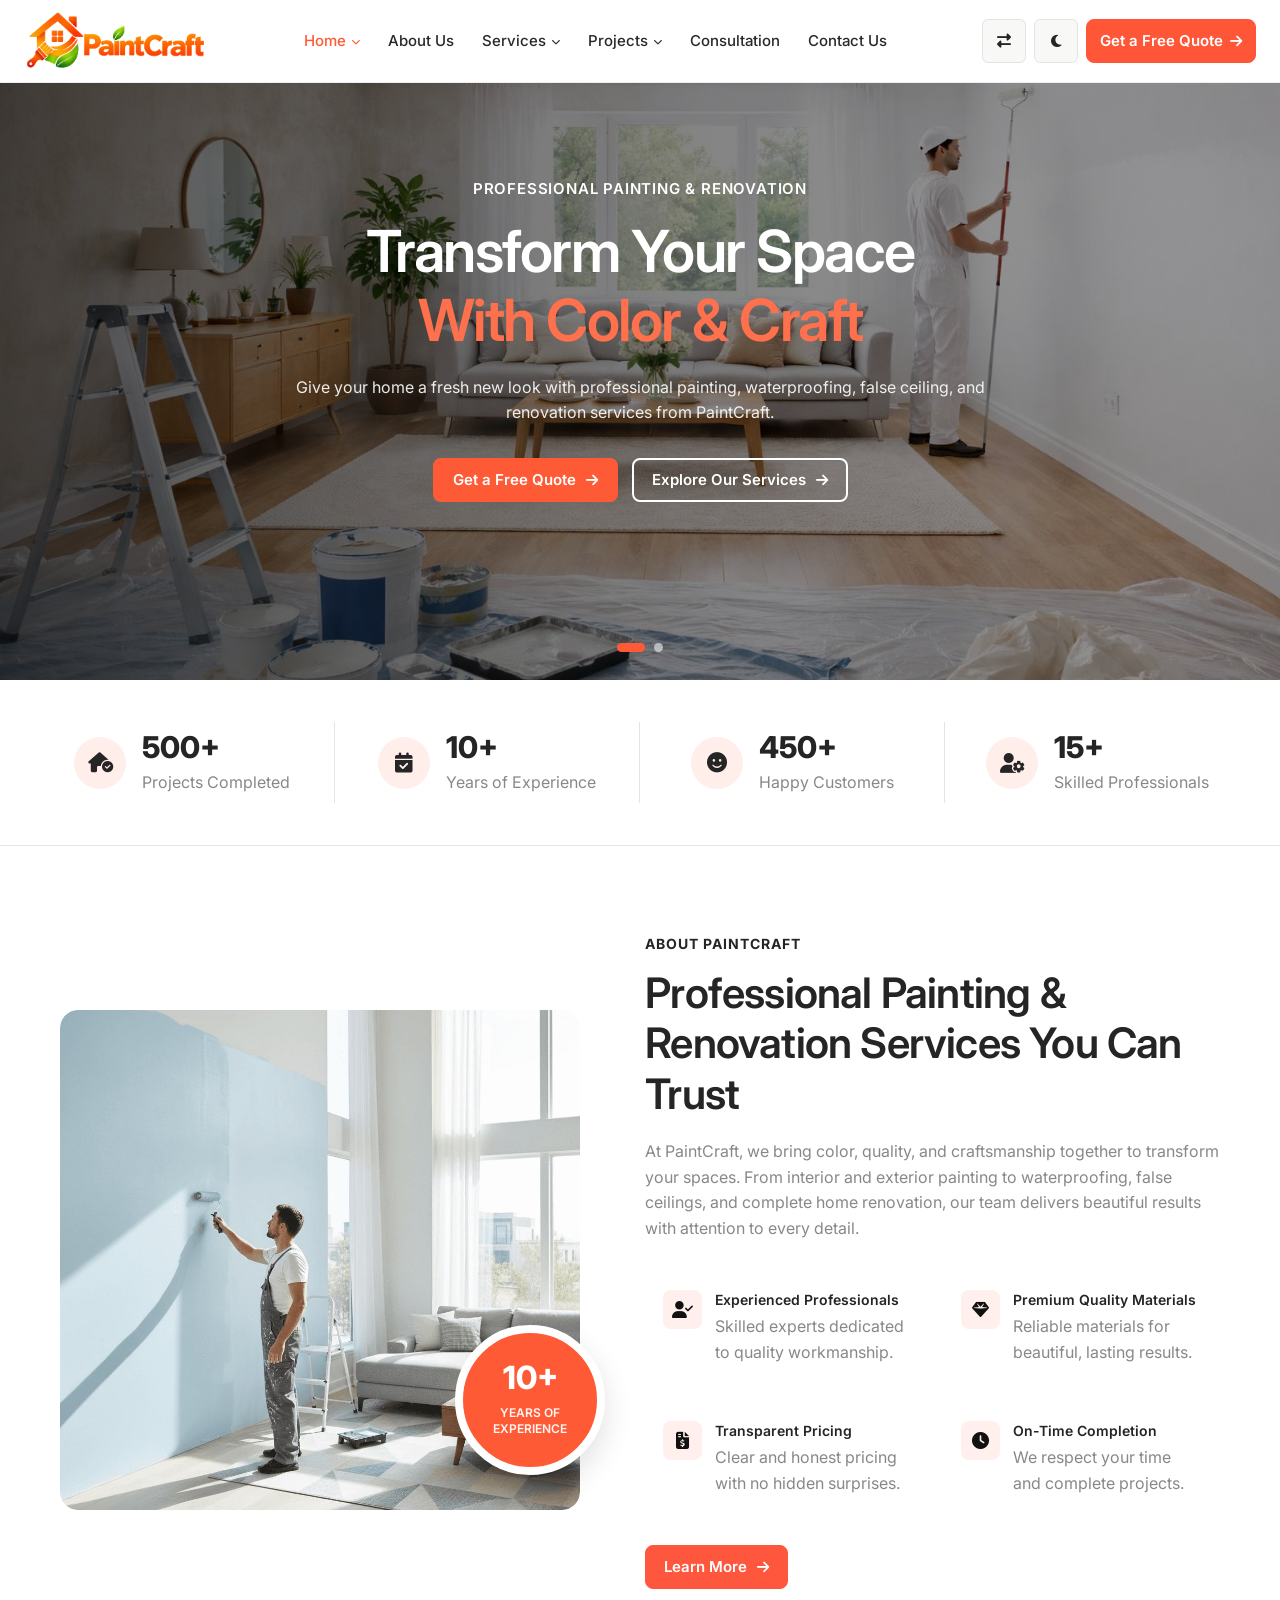
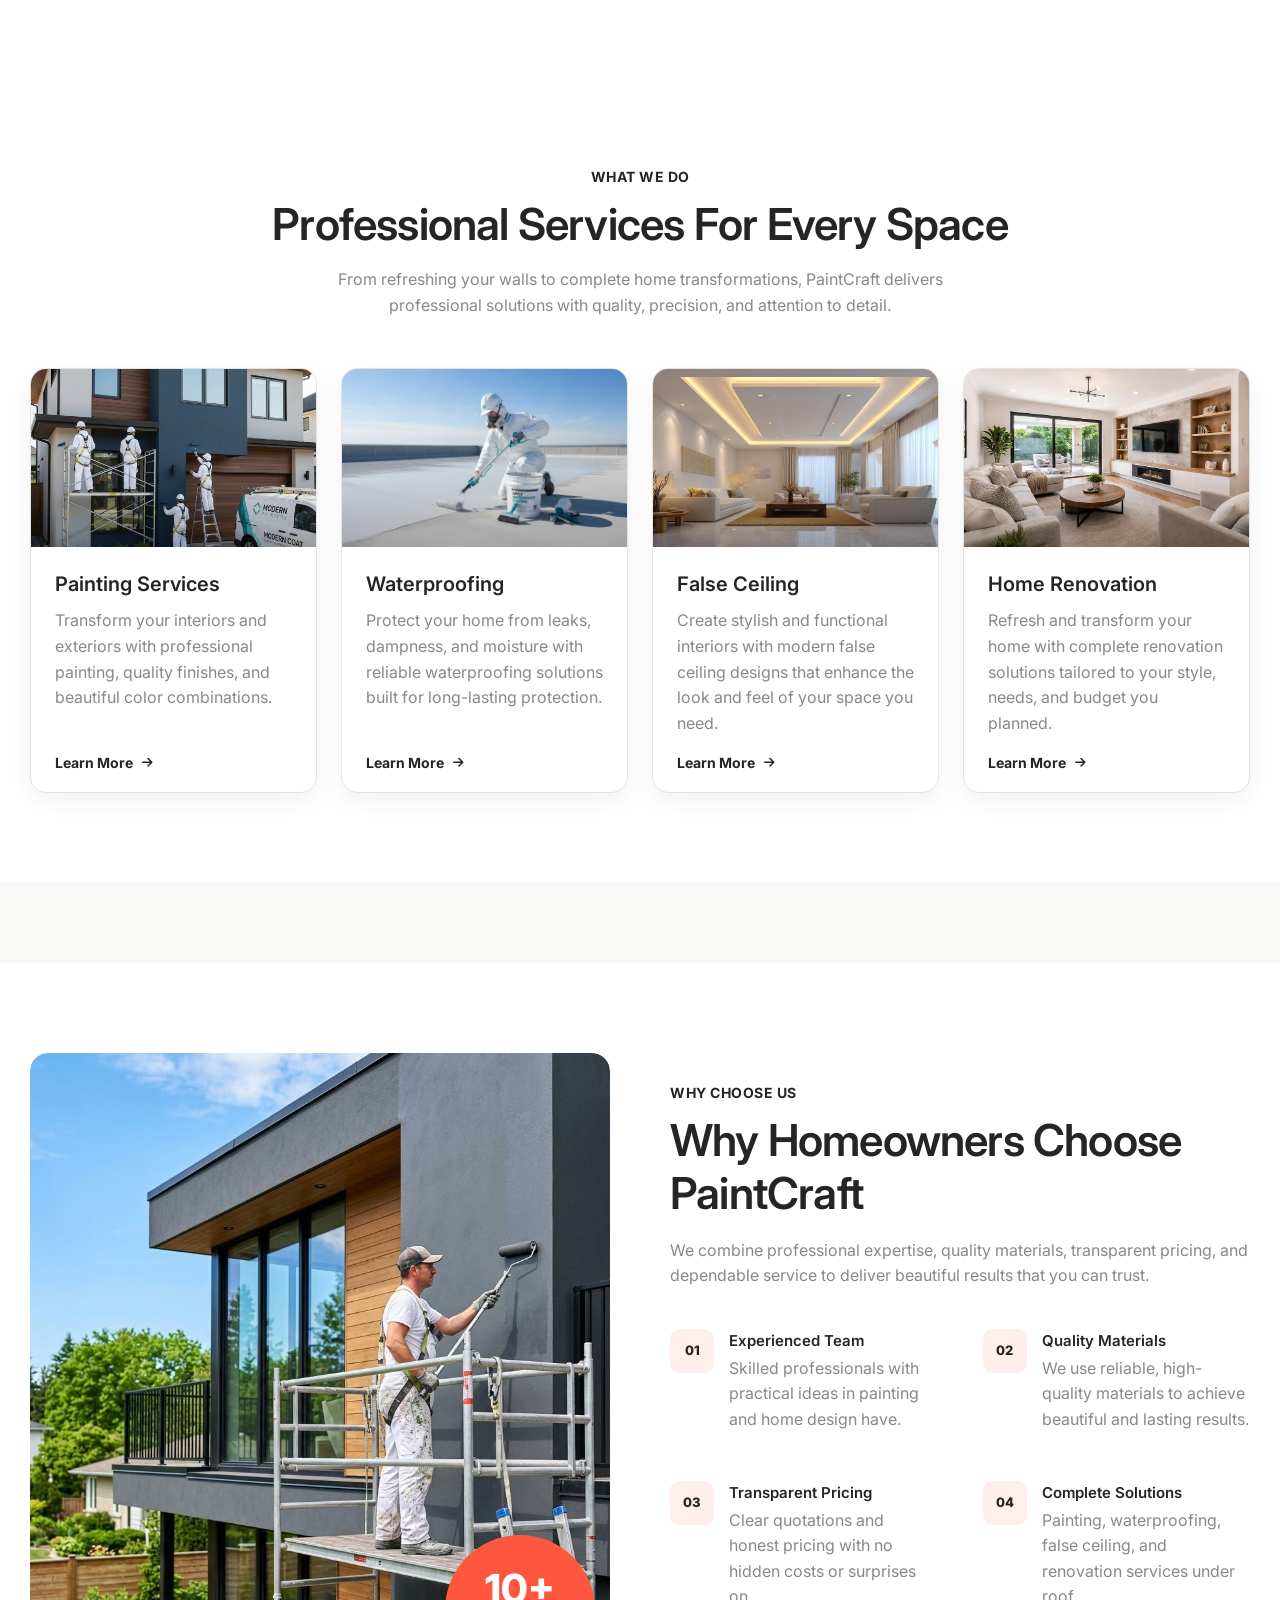
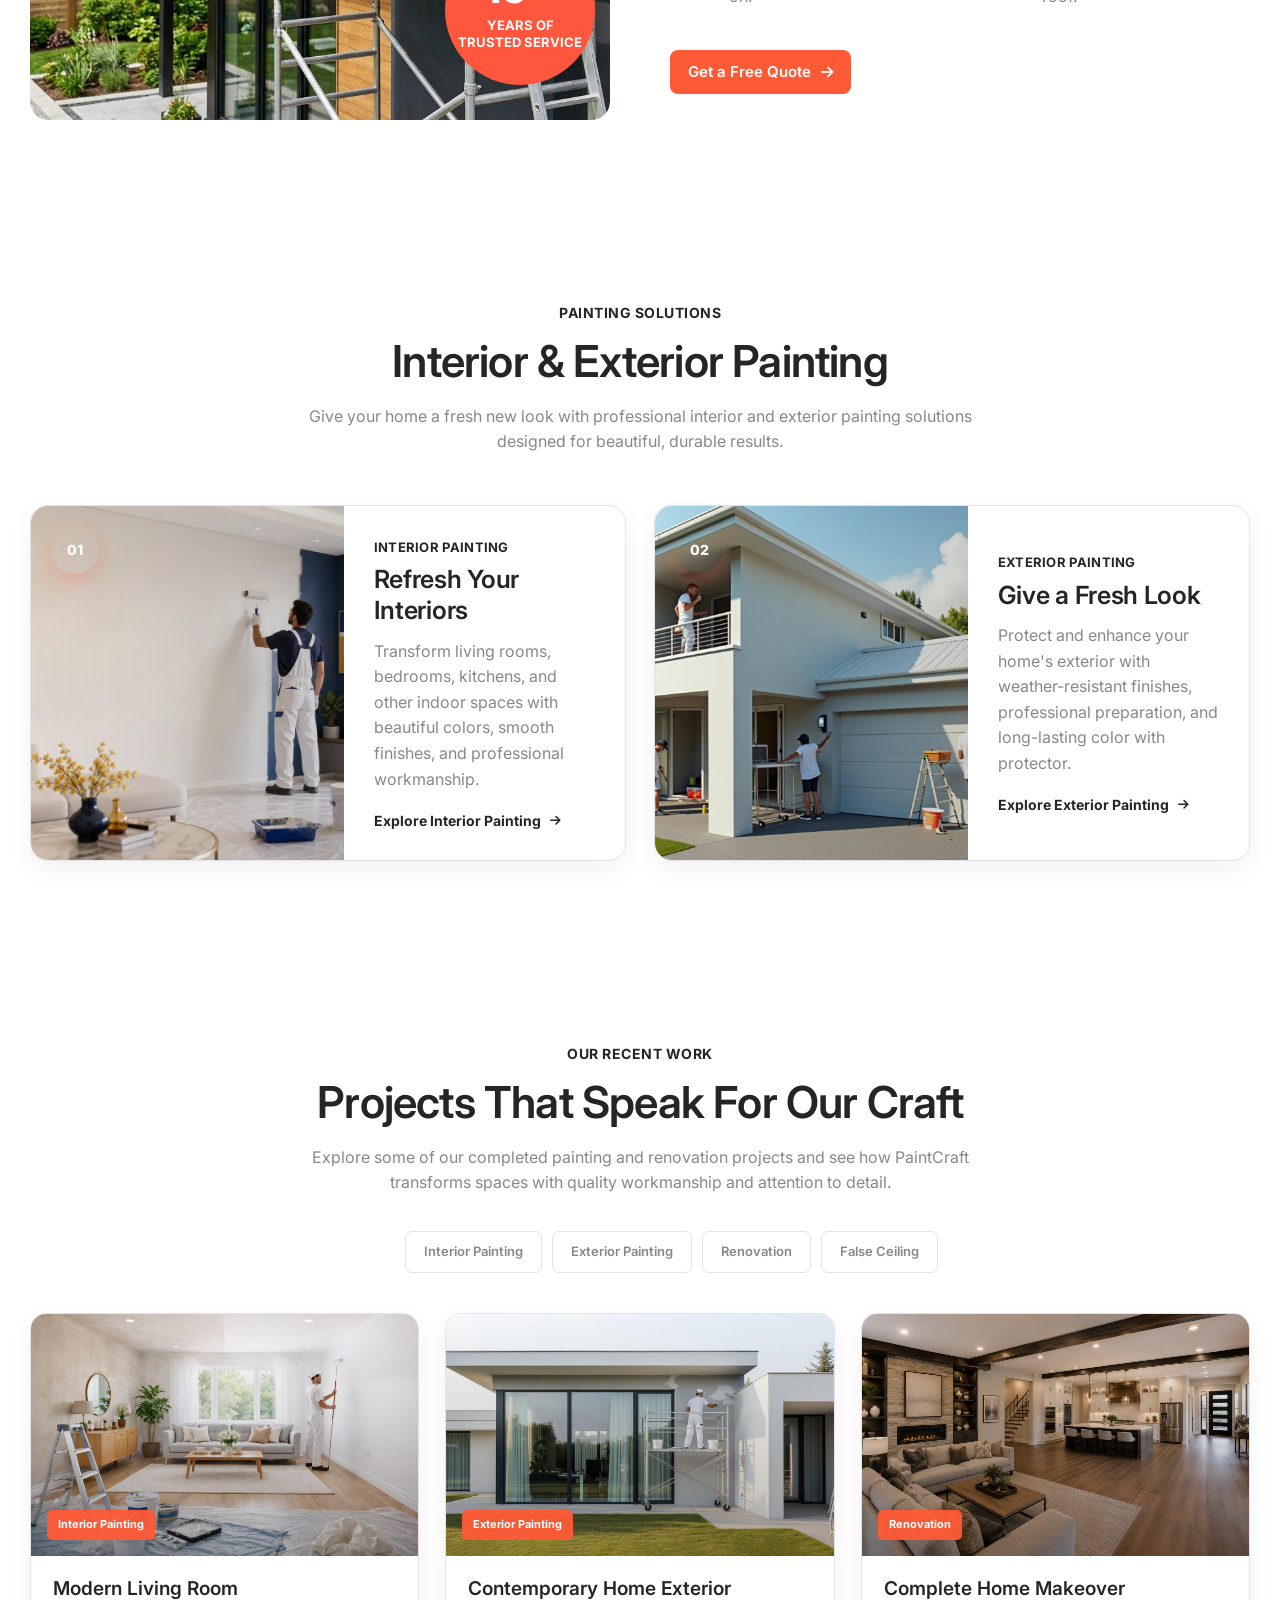
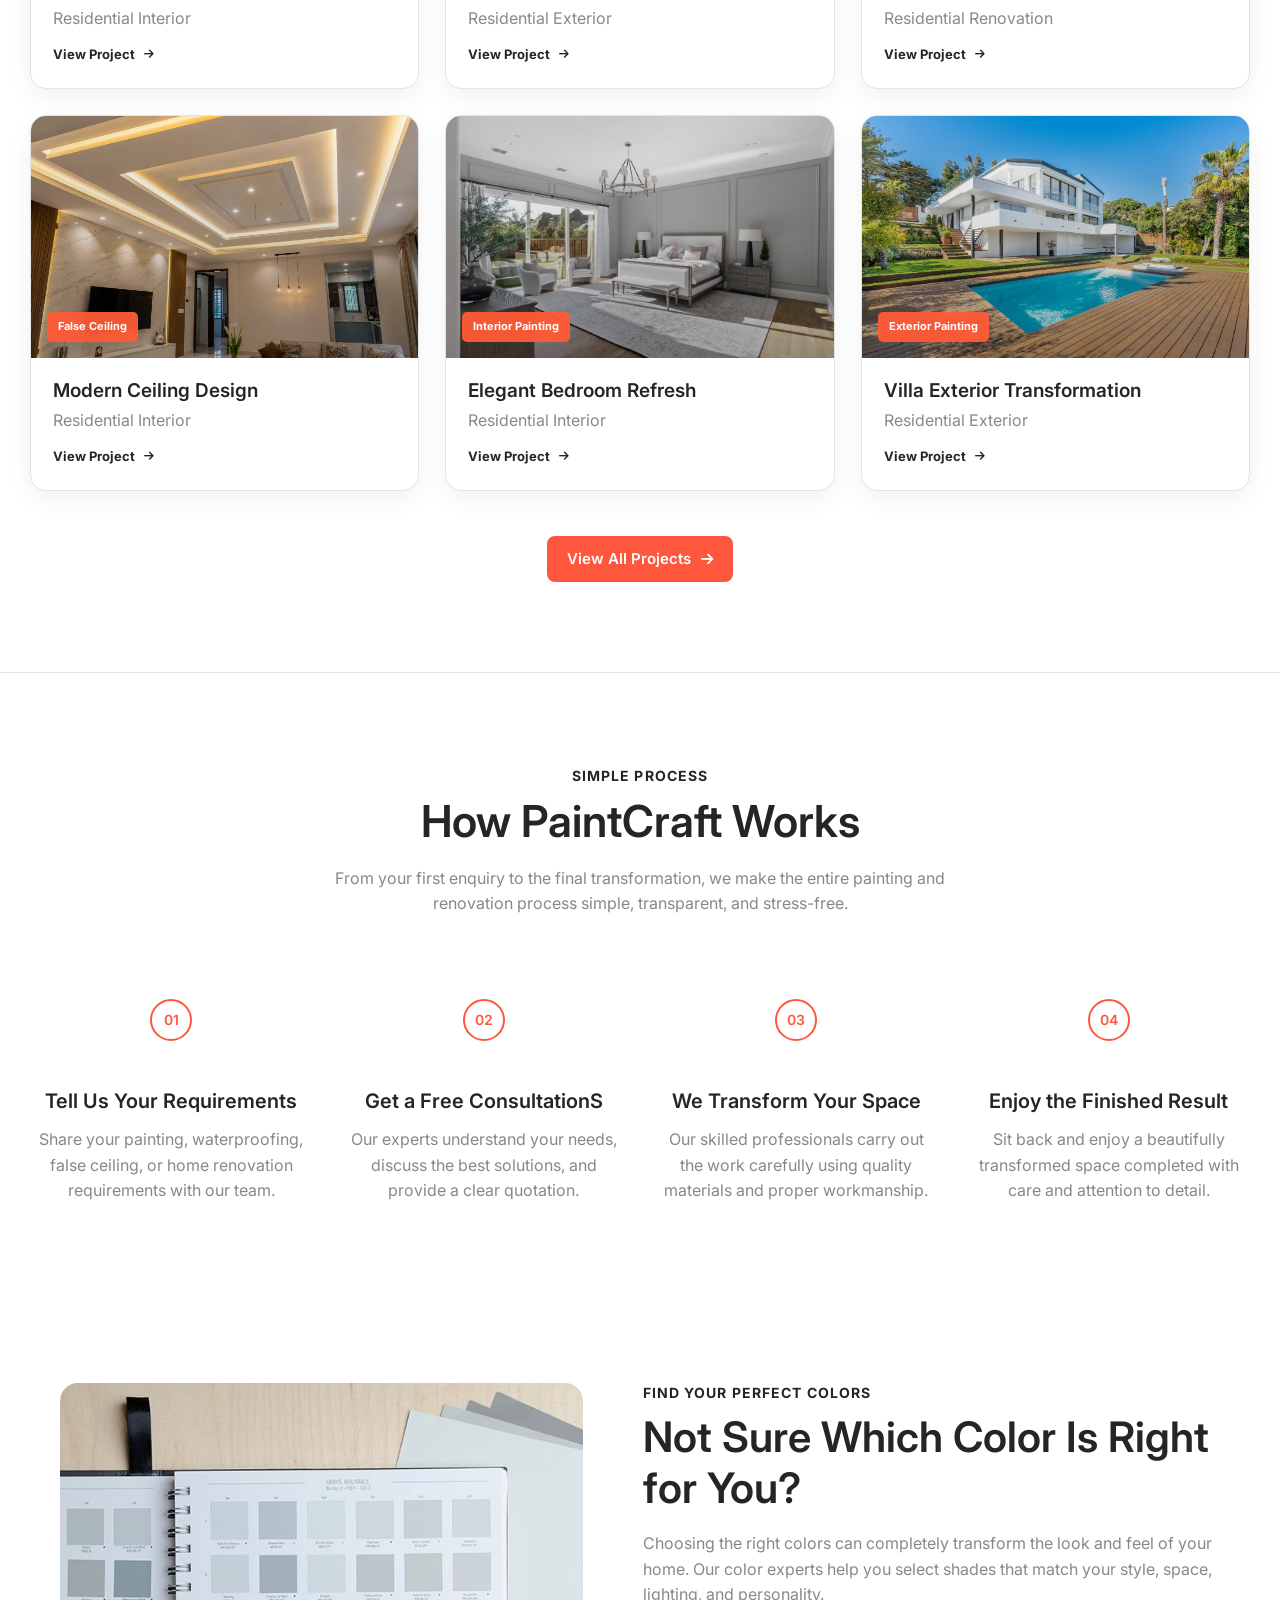
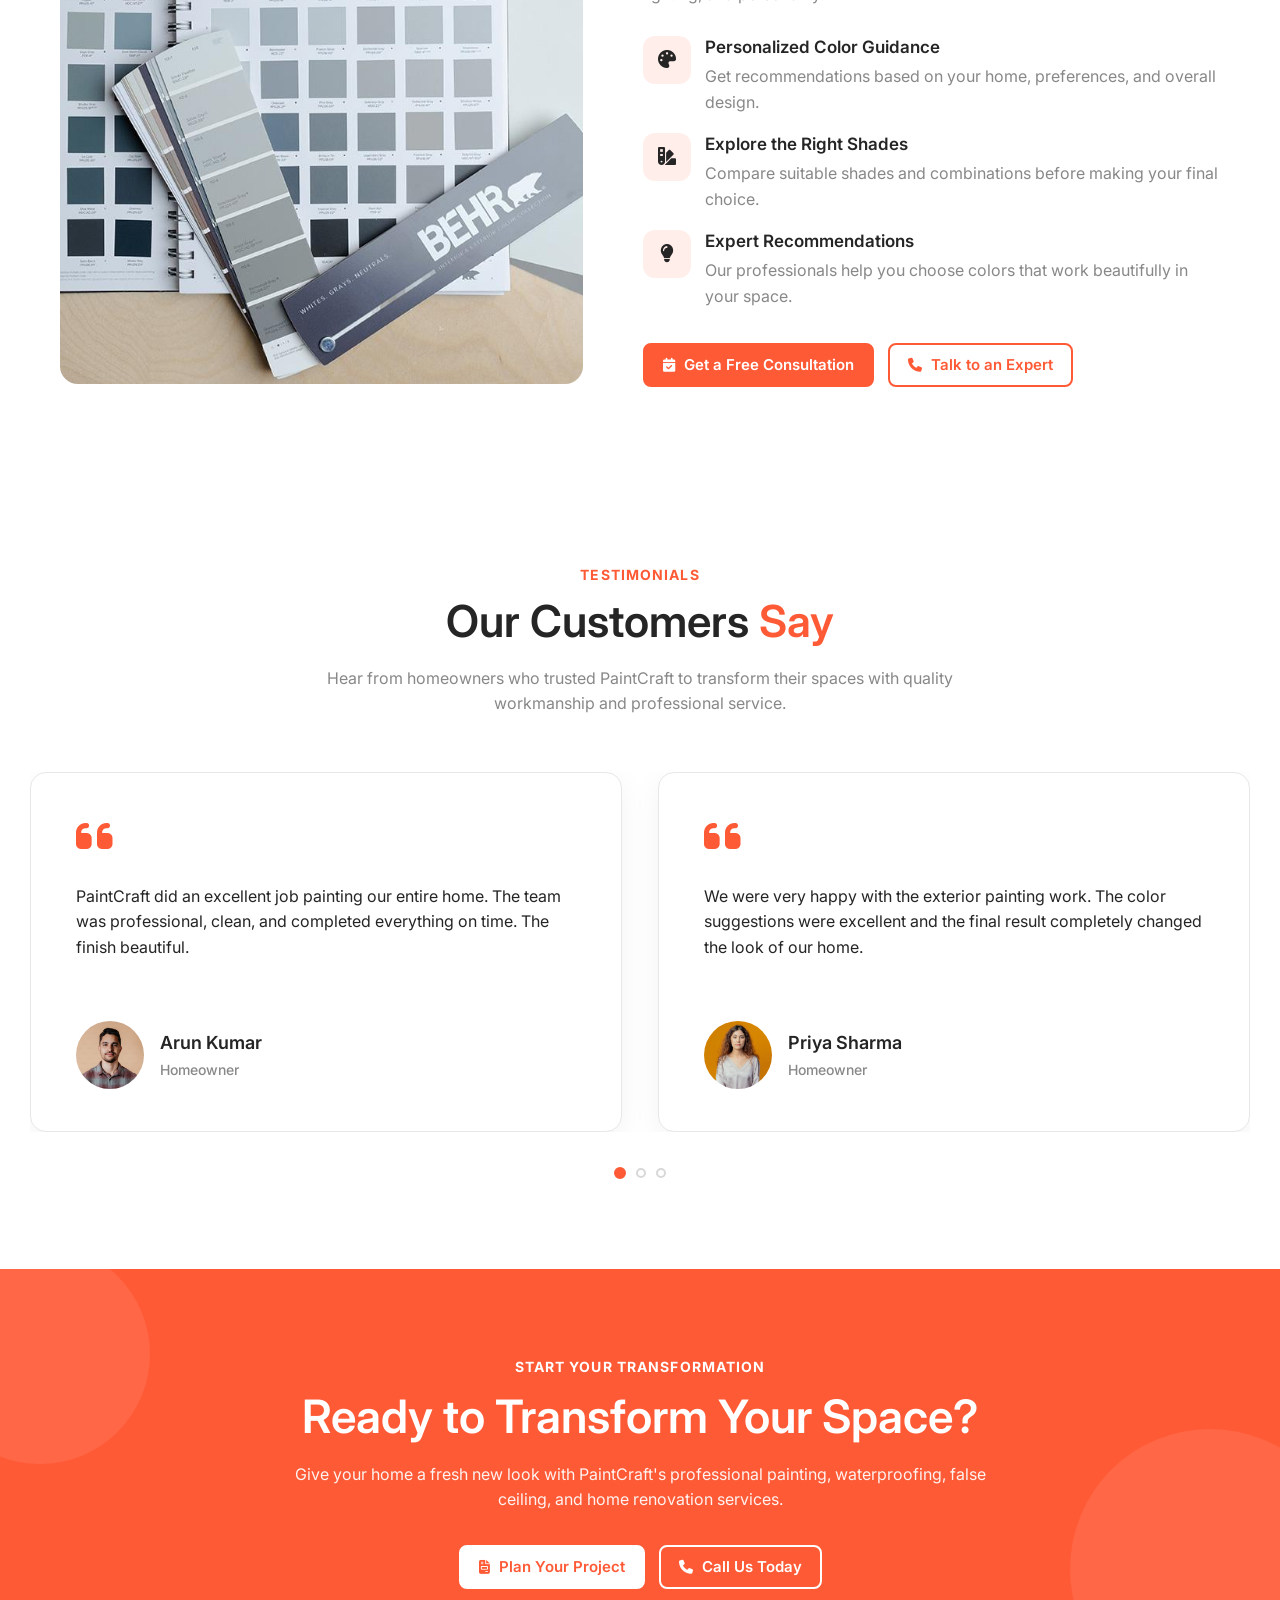
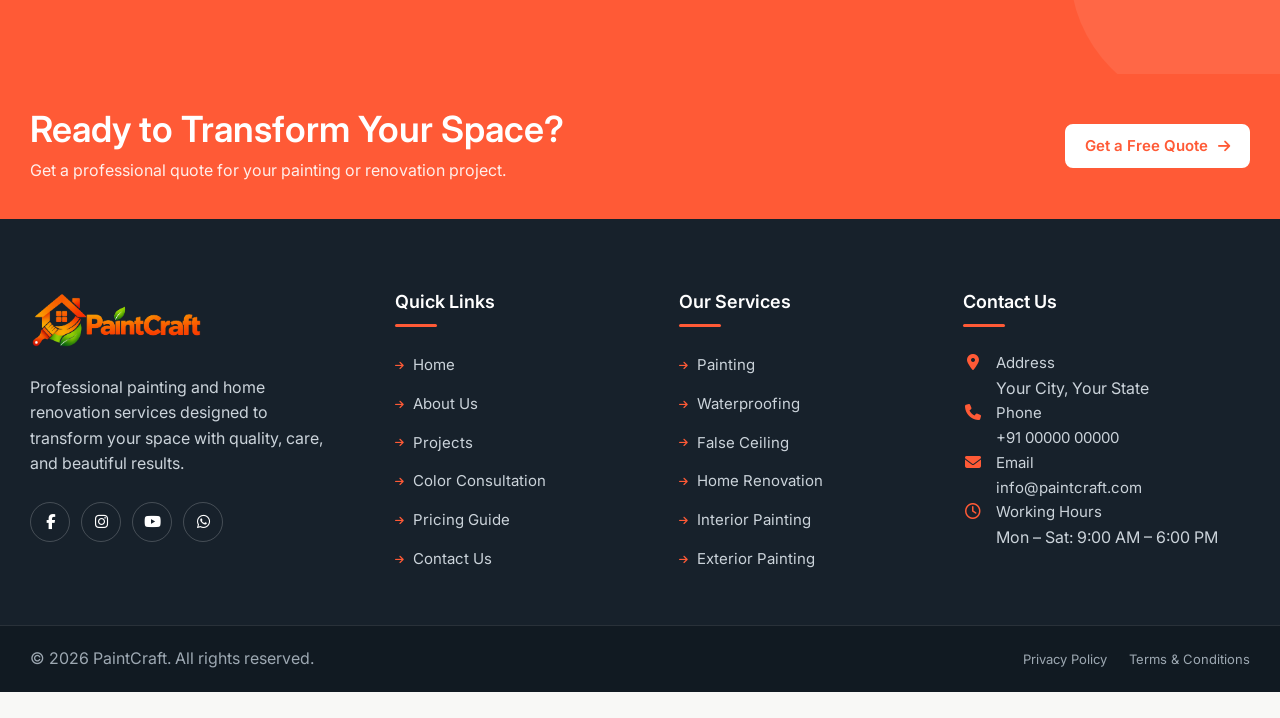
<file: index.html>
<!DOCTYPE html>
<html lang="en" dir="ltr">

<head>

    <!-- =========================================================
         META
    ========================================================== -->

    <meta charset="UTF-8">

    <meta
        name="viewport"
        content="width=device-width, initial-scale=1.0"
    >

    <meta
        name="description"
        content="PaintCraft - Professional Painting & Home Renovation Services"
    >

    <meta
        name="keywords"
        content="painting, home renovation, interior painting, exterior painting, waterproofing"
    >

    <meta
        name="author"
        content="PaintCraft"
    >

    <title>PaintCraft | Painting & Renovation</title>
    <link
    rel="icon"
    type="image/png"
    href="images/logo.png"
>


    <!-- =========================================================
         GOOGLE FONT
         Inter - Used Consistently Throughout Website
    ========================================================== -->

    <link
        rel="preconnect"
        href="https://fonts.googleapis.com"
    >

    <link
        rel="preconnect"
        href="https://fonts.gstatic.com"
        crossorigin
    >

    <link
        href="https://fonts.googleapis.com/css2?family=Inter:wght@400;500;600;700;800&display=swap"
        rel="stylesheet"
    >


    <!-- =========================================================
         FONT AWESOME
    ========================================================== -->

    <link
        rel="stylesheet"
        href="https://cdnjs.cloudflare.com/ajax/libs/font-awesome/6.5.2/css/all.min.css"
    >


    <!-- =========================================================
         MAIN CSS
    ========================================================== -->

    <link
        rel="stylesheet"
        href="css/style.css"
    >


    <!-- =========================================================
         RESPONSIVE CSS
    ========================================================== -->

    <link
        rel="stylesheet"
        href="css/responsive.css"
    >

</head>


<body>

    <!-- =========================================================
         SITE HEADER
    ========================================================== -->

    <header class="site-header">


        <!-- =====================================================
             HEADER CONTAINER
        ====================================================== -->

        <div class="header-container">


            <!-- =================================================
                 LOGO
            ================================================== -->

            <a
                href="index.html"
                class="site-logo"
                aria-label="PaintCraft Home"
            >

                <img
                    src="images/logo.png"
                    alt="PaintCraft"
                    class="logo-image"
                >

            </a>


            <!-- =================================================
                 DESKTOP NAVIGATION
            ================================================== -->

            <nav
                class="desktop-navigation"
                aria-label="Main Navigation"
            >

                <ul class="nav-menu">


                    <!-- =========================================
                         HOME
                    ========================================== -->

                    <li class="nav-item has-dropdown">

                        <button
                            type="button"
                            class="nav-link dropdown-toggle active"
                            aria-expanded="false"
                        >

                            <span>Home</span>

                            <i class="fa-solid fa-chevron-down"></i>

                        </button>


                        <ul class="dropdown-menu">

                            <li>
                                <a href="index.html"class="active">
                                    Home 1
                                </a>
                            </li>

                            <li>
                                <a href="home-2.html">
                                    Home 2
                                </a>
                            </li>

                        </ul>

                    </li>


                    <!-- =========================================
                         ABOUT US
                    ========================================== -->

                    <li class="nav-item">

                        <a
                            href="about.html"
                            class="nav-link"
                        >
                            About Us
                        </a>

                    </li>


                    <!-- =========================================
                         SERVICES
                    ========================================== -->

                    <li class="nav-item has-dropdown">

                        <button
                            type="button"
                            class="nav-link dropdown-toggle"
                            aria-expanded="false"
                        >

                            <span>Services</span>

                            <i class="fa-solid fa-chevron-down"></i>

                        </button>


                        <ul class="dropdown-menu">

                            <li>
                                <a href="painting.html">
                                    Painting
                                </a>
                            </li>

                            <li>
                                <a href="waterproofing.html">
                                    Waterproofing
                                </a>
                            </li>

                            <li>
                                <a href="false-ceiling.html">
                                    False Ceiling
                                </a>
                            </li>

                            <li>
                                <a href="home-renovation.html">
                                    Home Renovation
                                </a>
                            </li>

                        </ul>

                    </li>


                    <!-- =========================================
                         PROJECTS
                    ========================================== -->

                    <li class="nav-item has-dropdown">

                        <button
                            type="button"
                            class="nav-link dropdown-toggle"
                            aria-expanded="false"
                        >

                            <span>Projects</span>

                            <i class="fa-solid fa-chevron-down"></i>

                        </button>


                        <ul class="dropdown-menu">

                            

                            <li>
                                <a href="interior-projects.html">
                                    Interior Projects
                                </a>
                            </li>

                            <li>
                                <a href="exterior-projects.html">
                                    Exterior Projects
                                </a>
                            </li>

                           

                            
                        </ul>

                    </li>


                    <!-- =========================================
                         COLOR CONSULTATION
                    ========================================== -->

                    <li class="nav-item">

                        <a
                            href="consultation.html"
                            class="nav-link"
                        >
                            Consultation
                        </a>

                    </li>


                    


                    <!-- =========================================
                         CONTACT US
                    ========================================== -->

                    <li class="nav-item">

                        <a
                            href="contact.html"
                            class="nav-link"
                        >
                            Contact Us
                        </a>

                    </li>

                </ul>

            </nav>


            <!-- =================================================
                 DESKTOP HEADER ACTIONS

                 IMPORTANT:
                 These buttons are ONLY for desktop.
            ================================================== -->

            <div class="desktop-header-actions">


                <!-- =============================================
                     RTL TOGGLE
                ============================================== -->

                <button
                    type="button"
                    class="header-action-btn rtl-btn"
                    id="rtlToggle"
                    aria-label="Switch to RTL"
                    aria-pressed="false"
                >

                    <i class="fa-solid fa-right-left"></i>

                </button>


                <!-- =============================================
                     DARK MODE TOGGLE
                ============================================== -->

                <button
                    type="button"
                    class="header-action-btn dark-mode-btn"
                    id="darkModeToggle"
                    aria-label="Toggle dark mode"
                    aria-pressed="false"
                >

                    <i class="fa-solid fa-moon"></i>

                </button>


                


                <!-- =============================================
                     GET A FREE QUOTE
                ============================================== -->

                <a
    href="get a quote.html"
    class="primary-btn header-quote-btn"
>
    <span>Get a Free Quote</span>
    <i class="fa-solid fa-arrow-right"></i>
</a>

            </div>


            <!-- =================================================
                 HAMBURGER BUTTON

                 MOBILE
                 IPAD MINI
                 IPAD PRO
            ================================================== -->

            <button
                type="button"
                class="hamburger-button"
                id="hamburgerButton"
                aria-label="Open menu"
                aria-expanded="false"
                aria-controls="mobileNavigation"
            >

                <span class="hamburger-line"></span>

                <span class="hamburger-line"></span>

                <span class="hamburger-line"></span>

            </button>


        </div>


        <!-- =====================================================
             MOBILE / TABLET NAVIGATION

             ALL MENUS + ALL BUTTONS ARE INSIDE
             THE HAMBURGER MENU
        ====================================================== -->

        <div
            class="mobile-navigation"
            id="mobileNavigation"
            aria-hidden="true"
        >

            <div class="mobile-navigation-inner">


                <!-- =================================================
                     MOBILE MENU HEADER
                ================================================== -->

                <div class="mobile-menu-header">

                    <span class="mobile-menu-title">
                        Menu
                    </span>


                    <button
                        type="button"
                        class="mobile-menu-close"
                        id="mobileMenuClose"
                        aria-label="Close menu"
                    >

                        <i class="fa-solid fa-xmark"></i>

                    </button>

                </div>


                <!-- =================================================
                     MOBILE NAVIGATION
                ================================================== -->

                <nav
                    class="mobile-menu"
                    aria-label="Mobile Navigation"
                >

                    <ul class="mobile-nav-list">


                        <!-- =========================================
                             HOME
                        ========================================== -->

                        <li class="mobile-nav-item has-mobile-dropdown">

                            <button
                                type="button"
                                class="mobile-nav-link mobile-dropdown-toggle active"
                                aria-expanded="false"
                            >

                                <span>
                                    Home
                                </span>

                                <i class="fa-solid fa-chevron-down"></i>

                            </button>


                            <ul class="mobile-dropdown-menu">

                                <li>
                                    <a href="index.html"class="active">
                                        Home 1
                                    </a>
                                </li>

                                <li>
                                    <a href="home-2.html">
                                        Home 2
                                    </a>
                                </li>

                            </ul>

                        </li>


                        <!-- =========================================
                             ABOUT US
                        ========================================== -->

                        <li class="mobile-nav-item">

                            <a
                                href="about.html"
                                class="mobile-nav-link"
                            >
                                About Us
                            </a>

                        </li>


                        <!-- =========================================
                             SERVICES
                        ========================================== -->

                        <li class="mobile-nav-item has-mobile-dropdown">

                            <button
                                type="button"
                                class="mobile-nav-link mobile-dropdown-toggle"
                                aria-expanded="false"
                            >

                                <span>
                                    Services
                                </span>

                                <i class="fa-solid fa-chevron-down"></i>

                            </button>


                            <ul class="mobile-dropdown-menu">

                                <li>
                                    <a href="painting.html">
                                        Painting
                                    </a>
                                </li>

                                <li>
                                    <a href="waterproofing.html">
                                        Waterproofing
                                    </a>
                                </li>

                                <li>
                                    <a href="false-ceiling.html">
                                        False Ceiling
                                    </a>
                                </li>

                                <li>
                                    <a href="home-renovation.html">
                                        Home Renovation
                                    </a>
                                </li>

                            </ul>

                        </li>


                        <!-- =========================================
                             PROJECTS
                        ========================================== -->

                        <li class="mobile-nav-item has-mobile-dropdown">

                            <button
                                type="button"
                                class="mobile-nav-link mobile-dropdown-toggle"
                                aria-expanded="false"
                            >

                                <span>
                                    Projects
                                </span>

                                <i class="fa-solid fa-chevron-down"></i>

                            </button>


                            <ul class="mobile-dropdown-menu">

                                

                                <li>
                                    <a href="interior-projects.html">
                                        Interior Projects
                                    </a>
                                </li>

                                <li>
                                    <a href="exterior-projects.html">
                                        Exterior Projects
                                    </a>
                                </li>


                               

                            </ul>

                        </li>


                        <!-- =========================================
                             COLOR CONSULTATION
                        ========================================== -->

                        <li class="mobile-nav-item">

                            <a
                                href="consultation.html"
                                class="mobile-nav-link"
                            >
                                Consultation
                            </a>

                        </li>


                       
                        <!-- =========================================
                             CONTACT US
                        ========================================== -->

                        <li class="mobile-nav-item">

                            <a
                                href="contact.html"
                                class="mobile-nav-link"
                            >
                                Contact Us
                            </a>

                        </li>


                    </ul>

                </nav>


                <!-- =================================================
                     MOBILE HEADER ACTIONS

                     THESE ARE INSIDE THE HAMBURGER DRAWER

                     RTL
                     DARK MODE
                     LOGIN
                     GET A FREE QUOTE
                ================================================== -->

                <div class="mobile-header-actions">


                    <!-- =============================================
                         RTL TOGGLE
                    ============================================== -->

                    <button
                        type="button"
                        class="mobile-action-btn rtl-btn"
                        id="mobileRtlToggle"
                        aria-label="Switch to RTL"
                        aria-pressed="false"
                    >

                        <i class="fa-solid fa-right-left"></i>

                    </button>


                    <!-- =============================================
                         DARK MODE TOGGLE
                    ============================================== -->

                    <button
                        type="button"
                        class="mobile-action-btn dark-mode-btn"
                        id="mobileDarkModeToggle"
                        aria-label="Toggle dark mode"
                        aria-pressed="false"
                    >

                        <i class="fa-solid fa-moon"></i>

                    </button>


                    


                    <!-- =============================================
                         GET A FREE QUOTE
                    ============================================== -->

                    <!-- =================================================
     GET A FREE QUOTE — MOBILE PRIMARY CTA
================================================== -->

<a
    href="get a  quote.html"
    class="primary-btn mobile-quote-btn"
>
    <span>
        Get a Free Quote
    </span>

    <i class="fa-solid fa-arrow-right"></i>
</a>


                </div>


            </div>

        </div>


    </header>


    <!-- =========================================================
         MAIN CONTENT
    ========================================================== -->

    <main id="main-content">
        <!-- =========================================================
     HOME 1
     HERO SECTION
     PART 1 — HTML
========================================================= -->

<section class="hero-section" id="heroSection">

    <div class="hero-slider">

        <!-- =================================================
             SLIDE 1
        ================================================== -->

        <div class="hero-slide active"
             style="background-image: url('images/hero-1.jpg');">

            <div class="hero-overlay"></div>

            <div class="hero-container">

                <div class="hero-content">

                    <span class="hero-subtitle">
                        Professional Painting & Renovation
                    </span>

                    <h1 class="hero-title">
                        Transform Your Space
                        <span>With Color & Craft</span>
                    </h1>

                    <p class="hero-description">
                        Give your home a fresh new look with professional
                        painting, waterproofing, false ceiling, and renovation
                        services from PaintCraft.
                    </p>

                    <div class="hero-buttons">

                        <a href="contact.html"
                           class="hero-button hero-button-primary">
                            <span>Get a Free Quote</span>
                            <i class="fa-solid fa-arrow-right"></i>
                        </a>

                        <a href="services.html"
                           class="hero-button hero-button-secondary">
                            <span>Explore Our Services</span>
                            <i class="fa-solid fa-arrow-right"></i>
                        </a>

                    </div>

                </div>

            </div>

        </div>


        <!-- =================================================
             SLIDE 2
        ================================================== -->

        <div class="hero-slide"
             style="background-image: url('images/hero-2.jpg');">

            <div class="hero-overlay"></div>

            <div class="hero-container">

                <div class="hero-content">

                    <span class="hero-subtitle">
                        Quality Work. Beautiful Results.
                    </span>

                    <h2 class="hero-title">
                        Bring Your Vision
                        <span>To Life</span>
                    </h2>

                    <p class="hero-description">
                        From elegant interiors to durable exterior finishes,
                        our skilled team creates spaces that look beautiful
                        and last for years.
                    </p>

                    <div class="hero-buttons">

                        <a href="projects.html"
                           class="hero-button hero-button-primary">
                            <span>View Our Projects</span>
                            <i class="fa-solid fa-arrow-right"></i>
                        </a>

                        <a href="contact.html"
                           class="hero-button hero-button-secondary">
                            <span>Talk to Our Experts</span>
                            <i class="fa-solid fa-arrow-right"></i>
                        </a>

                    </div>

                </div>

            </div>

        </div>

    </div>


    <!-- =====================================================
         SLIDE INDICATORS
    ====================================================== -->

    <div class="hero-indicators">

        <button class="hero-indicator active"
                type="button"
                aria-label="Go to slide 1"
                data-slide="0">
        </button>

        <button class="hero-indicator"
                type="button"
                aria-label="Go to slide 2"
                data-slide="1">
        </button>

    </div>

</section>
<!-- =========================================================
     HOME 1
     SECTION 2 — TRUST / COUNTER
     PART 1 — HTML
========================================================= -->

<section class="trust-counter-section" id="trustCounter">

    <div class="trust-counter-container">

        <!-- ==================== COUNTER 1 ==================== -->

        <div class="counter-item">

            <div class="counter-icon">
                <i class="fa-solid fa-house-circle-check"></i>
            </div>

            <div class="counter-content">

                <div class="counter-number">
                    <span class="counter-value"
                          data-target="500"
                          data-suffix="+">
                        0
                    </span>
                </div>

                <p class="counter-label">
                    Projects Completed
                </p>

            </div>

        </div>


        <!-- ==================== COUNTER 2 ==================== -->

        <div class="counter-item">

            <div class="counter-icon">
                <i class="fa-solid fa-calendar-check"></i>
            </div>

            <div class="counter-content">

                <div class="counter-number">
                    <span class="counter-value"
                          data-target="10"
                          data-suffix="+">
                        0
                    </span>
                </div>

                <p class="counter-label">
                    Years of Experience
                </p>

            </div>

        </div>


        <!-- ==================== COUNTER 3 ==================== -->

        <div class="counter-item">

            <div class="counter-icon">
                <i class="fa-solid fa-face-smile"></i>
            </div>

            <div class="counter-content">

                <div class="counter-number">
                    <span class="counter-value"
                          data-target="450"
                          data-suffix="+">
                        0
                    </span>
                </div>

                <p class="counter-label">
                    Happy Customers
                </p>

            </div>

        </div>


        <!-- ==================== COUNTER 4 ==================== -->

        <div class="counter-item">

            <div class="counter-icon">
                <i class="fa-solid fa-user-gear"></i>
            </div>

            <div class="counter-content">

                <div class="counter-number">
                    <span class="counter-value"
                          data-target="15"
                          data-suffix="+">
                        0
                    </span>
                </div>

                <p class="counter-label">
                    Skilled Professionals
                </p>

            </div>

        </div>

    </div>

</section>
<!-- =========================================================
     HOME 1
     SECTION 3 — ABOUT PAINTCRAFT
     PART 1 — HTML
========================================================= -->

<section class="about-section" id="aboutPaintCraft">

    <div class="about-container">

        <!-- ==================== IMAGE ==================== -->

        <div class="about-image-wrapper">

            <div class="about-image-main">
                <img
                    src="images/about-paintcraft.jpg"
                    alt="Professional PaintCraft painting and renovation service"
                    class="about-image"
                >
            </div>

            <!-- Experience Badge -->

            <div class="about-experience-badge">

                <strong>10+</strong>

                <span>Years of<br>Experience</span>

            </div>

        </div>


        <!-- ==================== CONTENT ==================== -->

        <div class="about-content">

            <span class="about-subtitle">
                About PaintCraft
            </span>

            <h2 class="about-title">
                Professional Painting &amp;
                <span>Renovation Services</span>
                You Can Trust
            </h2>

            <p class="about-description">
                At PaintCraft, we bring color, quality, and craftsmanship
                together to transform your spaces. From interior and exterior
                painting to waterproofing, false ceilings, and complete home
                renovation, our team delivers beautiful results with attention
                to every detail.
            </p>


            <!-- ==================== FEATURES ==================== -->

            <div class="about-features">

                <div class="about-feature">

                    <div class="about-feature-icon">
                        <i class="fa-solid fa-user-check"></i>
                    </div>

                    <div class="about-feature-content">
                        <h3>Experienced Professionals</h3>
                        <p>
                            Skilled experts dedicated to quality workmanship.
                        </p>
                    </div>

                </div>


                <div class="about-feature">

                    <div class="about-feature-icon">
                        <i class="fa-solid fa-gem"></i>
                    </div>

                    <div class="about-feature-content">
                        <h3>Premium Quality Materials</h3>
                        <p>
                            Reliable materials for beautiful, lasting results.
                        </p>
                    </div>

                </div>


                <div class="about-feature">

                    <div class="about-feature-icon">
                        <i class="fa-solid fa-file-invoice-dollar"></i>
                    </div>

                    <div class="about-feature-content">
                        <h3>Transparent Pricing</h3>
                        <p>
                            Clear and honest pricing with no hidden surprises.
                        </p>
                    </div>

                </div>


                <div class="about-feature">

                    <div class="about-feature-icon">
                        <i class="fa-solid fa-clock"></i>
                    </div>

                    <div class="about-feature-content">
                        <h3>On-Time Completion</h3>
                        <p>
                            We respect your time and complete projects.
                        </p>
                    </div>

                </div>

            </div>


            <!-- ==================== CTA ==================== -->

            <div class="about-action">

                <a
                    href="about.html"
                    class="about-button"
                >
                    <span>Learn More</span>
                    <i class="fa-solid fa-arrow-right"></i>
                </a>

            </div>

        </div>

    </div>

</section>
<!-- =========================================================
     HOME 1
     SECTION 4 — OUR SERVICES
     PART 1 — HTML
========================================================= -->

<section class="services-section" id="ourServices">

    <div class="services-container">

        <!-- ==================== SECTION HEADER ==================== -->

        <div class="services-header">

            <span class="services-subtitle">
                What We Do
            </span>

            <h2 class="services-title">
                Professional Services
                <span>For Every Space</span>
            </h2>

            <p class="services-description">
                From refreshing your walls to complete home transformations,
                PaintCraft delivers professional solutions with quality,
                precision, and attention to detail.
            </p>

        </div>


        <!-- ==================== SERVICE CARDS ==================== -->

        <div class="services-grid">


            <!-- ==================== PAINTING ==================== -->

            <article class="service-card">

                <div class="service-image-wrapper">

                    <img
                        src="images/service-painting.jpg"
                        alt="Professional interior and exterior painting service"
                        class="service-image"
                    >

                    <div class="service-image-overlay"></div>

                </div>

                <div class="service-content">

                    <h3 class="service-title">
                        Painting Services
                    </h3>

                    <p class="service-description">
                        Transform your interiors and exteriors with
                        professional painting, quality finishes, and
                        beautiful color combinations.
                    </p>

                    <a
                        href="#"
                        class="service-link"
                    >
                        <span>Learn More</span>
                        <i class="fa-solid fa-arrow-right"></i>
                    </a>

                </div>

            </article>


            <!-- ==================== WATERPROOFING ==================== -->

            <article class="service-card">

                <div class="service-image-wrapper">

                    <img
                        src="images/service-waterproofing.jpg"
                        alt="Professional home waterproofing service"
                        class="service-image"
                    >

                    <div class="service-image-overlay"></div>

                </div>

                <div class="service-content">

                    <h3 class="service-title">
                        Waterproofing
                    </h3>

                    <p class="service-description">
                        Protect your home from leaks, dampness, and
                        moisture with reliable waterproofing solutions
                        built for long-lasting protection.
                    </p>

                    <a
                        href="#"
                        class="service-link"
                    >
                        <span>Learn More</span>
                        <i class="fa-solid fa-arrow-right"></i>
                    </a>

                </div>

            </article>


            <!-- ==================== FALSE CEILING ==================== -->

            <article class="service-card">

                <div class="service-image-wrapper">

                    <img
                        src="images/service-false-ceiling.jpg"
                        alt="Modern false ceiling installation service"
                        class="service-image"
                    >

                    <div class="service-image-overlay"></div>

                </div>

                <div class="service-content">

                    <h3 class="service-title">
                        False Ceiling
                    </h3>

                    <p class="service-description">
                        Create stylish and functional interiors with
                        modern false ceiling designs that enhance the
                        look and feel of your space you need.
                    </p>

                    <a
                        href="#"
                        class="service-link"
                    >
                        <span>Learn More</span>
                        <i class="fa-solid fa-arrow-right"></i>
                    </a>

                </div>

            </article>


            <!-- ==================== HOME RENOVATION ==================== -->

            <article class="service-card">

                <div class="service-image-wrapper">

                    <img
                        src="images/service-home-renovation.jpg"
                        alt="Complete home renovation service"
                        class="service-image"
                    >

                    <div class="service-image-overlay"></div>

                </div>

                <div class="service-content">

                    <h3 class="service-title">
                        Home Renovation
                    </h3>

                    <p class="service-description">
                        Refresh and transform your home with complete
                        renovation solutions tailored to your style,
                        needs, and budget you planned.
                    </p>

                    <a
                        href="#"
                        class="service-link"
                    >
                        <span>Learn More</span>
                        <i class="fa-solid fa-arrow-right"></i>
                    </a>

                </div>

            </article>


        </div>

    </div>

</section>
<!-- =========================================================
     HOME 1
     SECTION 5 — WHY CHOOSE PAINTCRAFT
     PART 1 — HTML
========================================================= -->

<section class="why-choose-section" id="whyChoosePaintCraft">

    <div class="why-choose-container">

        <!-- ==================== IMAGE ==================== -->

        <div class="why-choose-image-wrapper">

            <div class="why-choose-image-main">

                <img
                    src="images/why-choose-paintcraft.jpg"
                    alt="PaintCraft professional painting team working on a home"
                    class="why-choose-image"
                >

            </div>

            <div class="why-choose-experience">

                <strong>10+</strong>

                <span>
                    Years of<br>
                    Trusted Service
                </span>

            </div>

        </div>


        <!-- ==================== CONTENT ==================== -->

        <div class="why-choose-content">

            <span class="why-choose-subtitle">
                Why Choose Us
            </span>

            <h2 class="why-choose-title">
                Why Homeowners Choose
                <span>PaintCraft</span>
            </h2>

            <p class="why-choose-description">
                We combine professional expertise, quality materials,
                transparent pricing, and dependable service to deliver
                beautiful results that you can trust.
            </p>


            <!-- ==================== BENEFITS ==================== -->

            <div class="why-choose-benefits">


                <!-- BENEFIT 01 -->

                <div class="why-choose-benefit">

                    <div class="why-choose-number">
                        01
                    </div>

                    <div class="why-choose-benefit-content">

                        <h3>
                            Experienced Team
                        </h3>

                        <p>
                            Skilled professionals with practical ideas
                            in painting and home design have.
                        </p>

                    </div>

                </div>


                <!-- BENEFIT 02 -->

                <div class="why-choose-benefit">

                    <div class="why-choose-number">
                        02
                    </div>

                    <div class="why-choose-benefit-content">

                        <h3>
                            Quality Materials
                        </h3>

                        <p>
                            We use reliable, high-quality materials to achieve
                            beautiful and lasting results.
                        </p>

                    </div>

                </div>


                <!-- BENEFIT 03 -->

                <div class="why-choose-benefit">

                    <div class="why-choose-number">
                        03
                    </div>

                    <div class="why-choose-benefit-content">

                        <h3>
                            Transparent Pricing
                        </h3>

                        <p>
                            Clear quotations and honest pricing with no hidden
                            costs or surprises on.
                        </p>

                    </div>

                </div>


                <!-- BENEFIT 04 -->

                <div class="why-choose-benefit">

                    <div class="why-choose-number">
                        04
                    </div>

                    <div class="why-choose-benefit-content">

                        <h3>
                            Complete Solutions
                        </h3>

                        <p>
                            Painting, waterproofing, false ceiling, and
                            renovation services under roof.
                        </p>

                    </div>

                </div>


            </div>


            <!-- ==================== CTA ==================== -->

            <div class="why-choose-action">

                <a
                    href="contact.html"
                    class="why-choose-button"
                >

                    <span>
                        Get a Free Quote
                    </span>

                    <i class="fa-solid fa-arrow-right"></i>

                </a>

            </div>

        </div>

    </div>

</section>
<!-- =========================================================
     HOME 1
     SECTION 6 — INTERIOR & EXTERIOR PAINTING
     PART 1 — HTML
========================================================= -->

<section class="painting-types-section" id="paintingTypes">

    <div class="painting-types-container">

        <!-- ==================== SECTION HEADER ==================== -->

        <div class="painting-types-header">

            <span class="painting-types-subtitle">
                Painting Solutions
            </span>

            <h2 class="painting-types-title">
                Interior &amp; Exterior
                <span>Painting</span>
            </h2>

            <p class="painting-types-description">
                Give your home a fresh new look with professional
                interior and exterior painting solutions designed
                for beautiful, durable results.
            </p>

        </div>


        <!-- ==================== PAINTING CARDS ==================== -->

        <div class="painting-types-grid">


            <!-- ==================== INTERIOR ==================== -->

            <article class="painting-type-card">

                <div class="painting-type-image-wrapper">

                    <img
                        src="images/interior-painting.jpg"
                        alt="Professional interior painting for a modern home"
                        class="painting-type-image"
                    >

                    <div class="painting-type-overlay"></div>

                    <div class="painting-type-number">
                        01
                    </div>

                </div>


                <div class="painting-type-content">

                    <span class="painting-type-label">
                        Interior Painting
                    </span>

                    <h3 class="painting-type-title">
                        Refresh Your Interiors
                    </h3>

                    <p class="painting-type-description">
                        Transform living rooms, bedrooms, kitchens, and
                        other indoor spaces with beautiful colors,
                        smooth finishes, and professional workmanship.
                    </p>

                    <a
                        href="services.html"
                        class="painting-type-link"
                    >
                        <span>Explore Interior Painting</span>
                        <i class="fa-solid fa-arrow-right"></i>
                    </a>

                </div>

            </article>


            <!-- ==================== EXTERIOR ==================== -->

            <article class="painting-type-card">

                <div class="painting-type-image-wrapper">

                    <img
                        src="images/exterior-painting.jpg"
                        alt="Professional exterior painting for a modern home"
                        class="painting-type-image"
                    >

                    <div class="painting-type-overlay"></div>

                    <div class="painting-type-number">
                        02
                    </div>

                </div>


                <div class="painting-type-content">

                    <span class="painting-type-label">
                        Exterior Painting
                    </span>

                    <h3 class="painting-type-title">
                        Give a Fresh Look
                    </h3>

                    <p class="painting-type-description">
                        Protect and enhance your home's exterior with
                        weather-resistant finishes, professional
                        preparation, and long-lasting color with protector.
                    </p>

                    <a
                        href="services.html"
                        class="painting-type-link"
                    >
                        <span>Explore Exterior Painting</span>
                        <i class="fa-solid fa-arrow-right"></i>
                    </a>

                </div>

            </article>


        </div>

    </div>

</section>
<!-- =========================================================
     HOME 1
     SECTION 7 — RECENT PROJECTS
     PART 1 — HTML
========================================================= -->

<section class="projects-section" id="recentProjects">

    <div class="projects-container">

        <!-- ==================== SECTION HEADER ==================== -->

        <div class="projects-header">

            <span class="projects-subtitle">
                Our Recent Work
            </span>

            <h2 class="projects-title">
                Projects That Speak
                <span>For Our Craft</span>
            </h2>

            <p class="projects-description">
                Explore some of our completed painting and renovation
                projects and see how PaintCraft transforms spaces with
                quality workmanship and attention to detail.
            </p>

        </div>


        <!-- ==================== PROJECT FILTERS ==================== -->

        <div class="projects-filters" role="tablist" aria-label="Project categories">

            <button
                type="button"
                class="project-filter active"
                data-filter="all"
                role="tab"
                aria-selected="true"
            >
                All
            </button>

            <button
                type="button"
                class="project-filter"
                data-filter="interior"
                role="tab"
                aria-selected="false"
            >
                Interior Painting
            </button>

            <button
                type="button"
                class="project-filter"
                data-filter="exterior"
                role="tab"
                aria-selected="false"
            >
                Exterior Painting
            </button>

            <button
                type="button"
                class="project-filter"
                data-filter="renovation"
                role="tab"
                aria-selected="false"
            >
                Renovation
            </button>

            <button
                type="button"
                class="project-filter"
                data-filter="ceiling"
                role="tab"
                aria-selected="false"
            >
                False Ceiling
            </button>

        </div>


        <!-- ==================== PROJECT GRID ==================== -->

        <div class="projects-grid">


            <!-- PROJECT 01 -->

            <article
                class="project-card"
                data-category="interior"
            >

                <div class="project-image-wrapper">

                    <img
                        src="images/project-interior-1.jpg"
                        alt="Modern living room interior painting project"
                        class="project-image"
                    >

                    <div class="project-image-overlay"></div>

                    <div class="project-category">
                        Interior Painting
                    </div>

                </div>

                <div class="project-content">

                    <h3 class="project-title">
                        Modern Living Room
                    </h3>

                    <p class="project-location">
                        Residential Interior
                    </p>

                    <a
                        href="projects.html"
                        class="project-link"
                    >
                        <span>View Project</span>
                        <i class="fa-solid fa-arrow-right"></i>
                    </a>

                </div>

            </article>


            <!-- PROJECT 02 -->

            <article
                class="project-card"
                data-category="exterior"
            >

                <div class="project-image-wrapper">

                    <img
                        src="images/project-exterior-1.jpg"
                        alt="Freshly painted modern house exterior"
                        class="project-image"
                    >

                    <div class="project-image-overlay"></div>

                    <div class="project-category">
                        Exterior Painting
                    </div>

                </div>

                <div class="project-content">

                    <h3 class="project-title">
                        Contemporary Home Exterior
                    </h3>

                    <p class="project-location">
                        Residential Exterior
                    </p>

                    <a
                        href="projects.html"
                        class="project-link"
                    >
                        <span>View Project</span>
                        <i class="fa-solid fa-arrow-right"></i>
                    </a>

                </div>

            </article>


            <!-- PROJECT 03 -->

            <article
                class="project-card"
                data-category="renovation"
            >

                <div class="project-image-wrapper">

                    <img
                        src="images/project-renovation-1.jpg"
                        alt="Completed home renovation project"
                        class="project-image"
                    >

                    <div class="project-image-overlay"></div>

                    <div class="project-category">
                        Renovation
                    </div>

                </div>

                <div class="project-content">

                    <h3 class="project-title">
                        Complete Home Makeover
                    </h3>

                    <p class="project-location">
                        Residential Renovation
                    </p>

                    <a
                        href="projects.html"
                        class="project-link"
                    >
                        <span>View Project</span>
                        <i class="fa-solid fa-arrow-right"></i>
                    </a>

                </div>

            </article>


            <!-- PROJECT 04 -->

            <article
                class="project-card"
                data-category="ceiling"
            >

                <div class="project-image-wrapper">

                    <img
                        src="images/project-ceiling-1.jpg"
                        alt="Modern false ceiling interior project"
                        class="project-image"
                    >

                    <div class="project-image-overlay"></div>

                    <div class="project-category">
                        False Ceiling
                    </div>

                </div>

                <div class="project-content">

                    <h3 class="project-title">
                        Modern Ceiling Design
                    </h3>

                    <p class="project-location">
                        Residential Interior
                    </p>

                    <a
                        href="projects.html"
                        class="project-link"
                    >
                        <span>View Project</span>
                        <i class="fa-solid fa-arrow-right"></i>
                    </a>

                </div>

            </article>


            <!-- PROJECT 05 -->

            <article
                class="project-card"
                data-category="interior"
            >

                <div class="project-image-wrapper">

                    <img
                        src="images/project-interior-2.jpg"
                        alt="Freshly painted bedroom interior"
                        class="project-image"
                    >

                    <div class="project-image-overlay"></div>

                    <div class="project-category">
                        Interior Painting
                    </div>

                </div>

                <div class="project-content">

                    <h3 class="project-title">
                        Elegant Bedroom Refresh
                    </h3>

                    <p class="project-location">
                        Residential Interior
                    </p>

                    <a
                        href="projects.html"
                        class="project-link"
                    >
                        <span>View Project</span>
                        <i class="fa-solid fa-arrow-right"></i>
                    </a>

                </div>

            </article>


            <!-- PROJECT 06 -->

            <article
                class="project-card"
                data-category="exterior"
            >

                <div class="project-image-wrapper">

                    <img
                        src="images/project-exterior-2.jpg"
                        alt="Residential exterior painting transformation"
                        class="project-image"
                    >

                    <div class="project-image-overlay"></div>

                    <div class="project-category">
                        Exterior Painting
                    </div>

                </div>

                <div class="project-content">

                    <h3 class="project-title">
                        Villa Exterior Transformation
                    </h3>

                    <p class="project-location">
                        Residential Exterior
                    </p>

                    <a
                        href="projects.html"
                        class="project-link"
                    >
                        <span>View Project</span>
                        <i class="fa-solid fa-arrow-right"></i>
                    </a>

                </div>

            </article>


        </div>


        <!-- ==================== VIEW ALL ==================== -->

        <div class="projects-action">

            <a
                href="projects.html"
                class="projects-button"
            >
                <span>View All Projects</span>
                <i class="fa-solid fa-arrow-right"></i>
            </a>

        </div>

    </div>

</section>
<!-- =========================================================
     HOW IT WORKS
     SECTION 8 - PART 1: HTML
========================================================= -->

<section class="how-it-works-section" id="howItWorks">

    <div class="how-it-works-container">

        <!-- Section Header -->
        <div class="how-it-works-header">

            <span class="section-subtitle">
                Simple Process
            </span>

            <h2 class="section-title">
                How <span>PaintCraft</span> Works
            </h2>

            <p class="section-description">
                From your first enquiry to the final transformation,
                we make the entire painting and renovation process
                simple, transparent, and stress-free.
            </p>

        </div>


        <!-- Steps -->
        <div class="how-it-works-steps">

            <!-- Step 01 -->
            <div class="how-it-works-step">

                <div class="step-number">
                    <span>01</span>
                </div>

                <div class="step-content">

                    <h3>
                        Tell Us Your Requirements
                    </h3>

                    <p>
                        Share your painting, waterproofing, false ceiling,
                        or home renovation requirements with our team.
                    </p>

                </div>

            </div>


            <!-- Step 02 -->
            <div class="how-it-works-step">

                <div class="step-number">
                    <span>02</span>
                </div>

                <div class="step-content">

                    <h3>
                        Get a Free ConsultationS
                    </h3>

                    <p>
                        Our experts understand your needs, discuss the
                        best solutions, and provide a clear quotation.
                    </p>

                </div>

            </div>


            <!-- Step 03 -->
            <div class="how-it-works-step">

                <div class="step-number">
                    <span>03</span>
                </div>

                <div class="step-content">

                    <h3>
                        We Transform Your Space
                    </h3>

                    <p>
                        Our skilled professionals carry out the work
                        carefully using quality materials and proper
                        workmanship.
                    </p>

                </div>

            </div>


            <!-- Step 04 -->
            <div class="how-it-works-step">

                <div class="step-number">
                    <span>04</span>
                </div>

                <div class="step-content">

                    <h3>
                        Enjoy the Finished Result
                    </h3>

                    <p>
                        Sit back and enjoy a beautifully transformed
                        space completed with care and attention to detail.
                    </p>

                </div>

            </div>

        </div>

    </div>

</section>
<!-- =========================================================
     COLOR CONSULTATION
     SECTION 9 - PART 1: HTML
========================================================= -->

<section class="color-consultation-section" id="colorConsultation">

    <div class="color-consultation-container">

        <!-- Image Side -->
        <div class="color-consultation-image">

            <img
                src="images/color-consultation.jpg"
                alt="PaintCraft color consultation for home painting"
            >

            

        </div>


        <!-- Content Side -->
        <div class="color-consultation-content">

            <span class="section-subtitle">
                Find Your Perfect Colors
            </span>

            <h2 class="section-title">
                Not Sure Which Color
                <span>Is Right for You?</span>
            </h2>

            <p class="section-description">
                Choosing the right colors can completely transform
                the look and feel of your home. Our color experts
                help you select shades that match your style,
                space, lighting, and personality.
            </p>


            <!-- Benefits -->
            <div class="color-consultation-benefits">

                <div class="color-consultation-benefit">

                    <div class="benefit-icon">
                        <i class="fa-solid fa-palette"></i>
                    </div>

                    <div class="benefit-content">
                        <h3>Personalized Color Guidance</h3>
                        <p>
                            Get recommendations based on your home,
                            preferences, and overall design.
                        </p>
                    </div>

                </div>


                <div class="color-consultation-benefit">

                    <div class="benefit-icon">
                        <i class="fa-solid fa-swatchbook"></i>
                    </div>

                    <div class="benefit-content">
                        <h3>Explore the Right Shades</h3>
                        <p>
                            Compare suitable shades and combinations
                            before making your final choice.
                        </p>
                    </div>

                </div>


                <div class="color-consultation-benefit">

                    <div class="benefit-icon">
                        <i class="fa-solid fa-lightbulb"></i>
                    </div>

                    <div class="benefit-content">
                        <h3>Expert Recommendations</h3>
                        <p>
                            Our professionals help you choose colors
                            that work beautifully in your space.
                        </p>
                    </div>

                </div>

            </div>


            <!-- CTA -->
            <div class="color-consultation-actions">

                <a href="#contact" class="primary-button">
                    <i class="fa-solid fa-calendar-check"></i>
                    Get a Free Consultation
                </a>

                <a href="tel:+919876543210" class="secondary-button">
                    <i class="fa-solid fa-phone"></i>
                    Talk to an Expert
                </a>

            </div>

        </div>

    </div>

</section>
<!-- =========================================================
     TESTIMONIALS
     SECTION 10 - PART 1: HTML
========================================================= -->

<section class="testimonials-section" id="testimonials">

    <div class="testimonials-container">

        <!-- Section Header -->
        <div class="testimonials-header">

            <span class="section-subtitle">
                Testimonials
            </span>

            <h2 class="section-title">
                Our Customers <span>Say</span>
            </h2>

            <p class="section-description">
                Hear from homeowners who trusted PaintCraft
                to transform their spaces with quality workmanship
                and professional service.
            </p>

        </div>


        <!-- Testimonial Slider -->
        <div class="testimonials-slider">

            


            <!-- Viewport -->
            <div class="testimonials-viewport">

                <div class="testimonials-track">


                    <!-- =================================================
                         TESTIMONIAL 01
                    ================================================== -->

                    <article class="testimonial-card">

                        <div class="testimonial-quote">
                            <i class="fa-solid fa-quote-left"></i>
                        </div>

                        <div class="testimonial-content">

                            <p class="testimonial-text">
                                PaintCraft did an excellent job painting
                                our entire home. The team was professional,
                                clean, and completed everything on time.
                                The finish beautiful.
                            </p>

                        </div>

                        <div class="testimonial-author">

                            <div class="testimonial-avatar">
                                <img
                                    src="images/testimonial-1.jpg"
                                    alt="Arun Kumar"
                                >
                            </div>

                            <div class="testimonial-author-info">

                                <h3>
                                    Arun Kumar
                                </h3>

                                <span>
                                    Homeowner
                                </span>

                            </div>

                        </div>

                    </article>


                    <!-- =================================================
                         TESTIMONIAL 02
                    ================================================== -->

                    <article class="testimonial-card">

                        <div class="testimonial-quote">
                            <i class="fa-solid fa-quote-left"></i>
                        </div>

                        <div class="testimonial-content">

                            <p class="testimonial-text">
                                We were very happy with the exterior
                                painting work. The color suggestions
                                were excellent and the final result
                                completely changed the look of our home.
                            </p>

                        </div>

                        <div class="testimonial-author">

                            <div class="testimonial-avatar">
                                <img
                                    src="images/testimonial-2.jpg"
                                    alt="Priya Sharma"
                                >
                            </div>

                            <div class="testimonial-author-info">

                                <h3>
                                    Priya Sharma
                                </h3>

                                <span>
                                    Homeowner
                                </span>

                            </div>

                        </div>

                    </article>


                    <!-- =================================================
                         TESTIMONIAL 03
                    ================================================== -->

                    <article class="testimonial-card">

                        <div class="testimonial-quote">
                            <i class="fa-solid fa-quote-left"></i>
                        </div>

                        <div class="testimonial-content">

                            <p class="testimonial-text">
                                From consultation to completion,
                                everything was handled professionally.
                                PaintCraft understood our requirements
                                and delivered exactly what wanted.
                            </p>

                        </div>

                        <div class="testimonial-author">

                            <div class="testimonial-avatar">
                                <img
                                    src="images/testimonial-3.jpg"
                                    alt="Vikram Raj"
                                >
                            </div>

                            <div class="testimonial-author-info">

                                <h3>
                                    Vikram Raj
                                </h3>

                                <span>
                                    Homeowner
                                </span>

                            </div>

                        </div>

                    </article>


                    <!-- =================================================
                         TESTIMONIAL 04
                    ================================================== -->

                    <article class="testimonial-card">

                        <div class="testimonial-quote">
                            <i class="fa-solid fa-quote-left"></i>
                        </div>

                        <div class="testimonial-content">

                            <p class="testimonial-text">
                                The waterproofing and painting work
                                was completed with great attention
                                to detail. The team was friendly,
                                responsive, and easy to work with.
                            </p>

                        </div>

                        <div class="testimonial-author">

                            <div class="testimonial-avatar">
                                <img
                                    src="images/testimonial-4.jpg"
                                    alt="Meena Devi"
                                >
                            </div>

                            <div class="testimonial-author-info">

                                <h3>
                                    Meena Devi
                                </h3>

                                <span>
                                    Homeowner
                                </span>

                            </div>

                        </div>

                    </article>


                    <!-- =================================================
                         TESTIMONIAL 05
                    ================================================== -->

                    <article class="testimonial-card">

                        <div class="testimonial-quote">
                            <i class="fa-solid fa-quote-left"></i>
                        </div>

                        <div class="testimonial-content">

                            <p class="testimonial-text">
                                Our false ceiling and interior painting
                                turned out beautifully. PaintCraft gave
                                us practical ideas and delivered a
                                polished finish throughout our home.
                            </p>

                        </div>

                        <div class="testimonial-author">

                            <div class="testimonial-avatar">
                                <img
                                    src="images/testimonial-5.jpg"
                                    alt="Rahul Menon"
                                >
                            </div>

                            <div class="testimonial-author-info">

                                <h3>
                                    Rahul Menon
                                </h3>

                                <span>
                                    Homeowner
                                </span>

                            </div>

                        </div>

                    </article>


                    <!-- =================================================
                         TESTIMONIAL 06
                    ================================================== -->

                    <article class="testimonial-card">

                        <div class="testimonial-quote">
                            <i class="fa-solid fa-quote-left"></i>
                        </div>

                        <div class="testimonial-content">

                            <p class="testimonial-text">
                                A reliable team with great workmanship.
                                They helped us choose the right colors
                                and completed our renovation without
                                unnecessary delays.
                            </p>

                        </div>

                        <div class="testimonial-author">

                            <div class="testimonial-avatar">
                                <img
                                    src="images/testimonial-6.jpg"
                                    alt="Anitha Kumar"
                                >
                            </div>

                            <div class="testimonial-author-info">

                                <h3>
                                    Anitha Kumar
                                </h3>

                                <span>
                                    Homeowner
                                </span>

                            </div>

                        </div>

                    </article>

                </div>

            </div>


            

        </div>


        <!-- Slider Indicators -->
        <div class="testimonial-indicators" aria-label="Testimonial slides">

            <button
                class="testimonial-dot active"
                type="button"
                aria-label="Go to testimonial slide 1"
                aria-current="true"
            ></button>

            <button
                class="testimonial-dot"
                type="button"
                aria-label="Go to testimonial slide 2"
            ></button>

            <button
                class="testimonial-dot"
                type="button"
                aria-label="Go to testimonial slide 3"
            ></button>

        </div>

    </div>

</section>
<!-- =========================================================
     FINAL CTA
     SECTION 11 - PART 1: HTML
========================================================= -->

<section class="final-cta-section" id="finalCta">

    <div class="final-cta-container">

        <!-- Decorative Paint Shape -->
        <div class="final-cta-decoration final-cta-decoration-left"></div>
        <div class="final-cta-decoration final-cta-decoration-right"></div>


        <!-- CTA Content -->
        <div class="final-cta-content">

            <span class="final-cta-subtitle">
                Start Your Transformation
            </span>

            <h2 class="final-cta-title">
                Ready to Transform
                <span>Your Space?</span>
            </h2>

            <p class="final-cta-description">
                Give your home a fresh new look with PaintCraft's
                professional painting, waterproofing, false ceiling,
                and home renovation services.
            </p>


            <!-- CTA Buttons -->
            <div class="final-cta-actions">

                <a
                    href="#contact"
                    class="final-cta-primary-button"
                >
                    <i class="fa-solid fa-file-invoice"></i>
                    Plan Your Project
                </a>

                <a
                    href="tel:+919876543210"
                    class="final-cta-secondary-button"
                >
                    <i class="fa-solid fa-phone"></i>
                    Call Us Today
                </a>

            </div>

        </div>

    </div>

</section>

    </main>
<!-- =====================================================
         FOOTER CTA
    ====================================================== -->

    <div class="footer-cta">

        <div class="footer-container footer-cta-inner">


            <div class="footer-cta-content">

                <h2>
                    Ready to Transform Your Space?
                </h2>

                <p>
                    Get a professional quote for your
                    painting or renovation project.
                </p>

            </div>


            <a
                href="contact.html"
                class="footer-cta-button"
            >

                <span>
                    Get a Free Quote
                </span>

                <i class="fa-solid fa-arrow-right"></i>

            </a>


        </div>

    </div>


<!-- =========================================================
     PAINTCRAFT FOOTER
========================================================= -->

<footer class="site-footer">


    <!-- =====================================================
         FOOTER MAIN
    ====================================================== -->

    <div class="footer-main">

        <div class="footer-container">


            <!-- =================================================
                 COLUMN 1 — BRAND
            ================================================== -->

            <div class="footer-column footer-brand">


                <!-- LOGO -->

                <a
                    href="index.html"
                    class="footer-logo"
                    aria-label="PaintCraft Home"
                >

                    <img
                        src="images/logo.png"
                        alt="PaintCraft"
                        class="footer-logo-image"
                    >

                </a>


                <!-- DESCRIPTION -->

                <p class="footer-description">
                    Professional painting and home renovation
                    services designed to transform your space
                    with quality, care, and beautiful results.
                </p>


                <!-- SOCIAL MEDIA -->

                <div class="footer-social">

                    <a
                        href="#"
                        class="footer-social-link"
                        aria-label="Facebook"
                    >
                        <i class="fa-brands fa-facebook-f"></i>
                    </a>

                    <a
                        href="#"
                        class="footer-social-link"
                        aria-label="Instagram"
                    >
                        <i class="fa-brands fa-instagram"></i>
                    </a>

                    <a
                        href="#"
                        class="footer-social-link"
                        aria-label="YouTube"
                    >
                        <i class="fa-brands fa-youtube"></i>
                    </a>

                    <a
                        href="#"
                        class="footer-social-link"
                        aria-label="WhatsApp"
                    >
                        <i class="fa-brands fa-whatsapp"></i>
                    </a>

                </div>

            </div>


            <!-- =================================================
                 COLUMN 2 — QUICK LINKS
            ================================================== -->

            <div class="footer-column">

                <h3 class="footer-title">
                    Quick Links
                </h3>


                <ul class="footer-links">

                    <li>
                        <a href="index.html">
                            Home
                        </a>
                    </li>

                    <li>
                        <a href="about.html">
                            About Us
                        </a>
                    </li>

                    <li>
                        <a href="projects.html">
                            Projects
                        </a>
                    </li>

                    <li>
                        <a href="color-consultation.html">
                            Color Consultation
                        </a>
                    </li>

                    <li>
                        <a href="pricing-guide.html">
                            Pricing Guide
                        </a>
                    </li>

                    <li>
                        <a href="contact.html">
                            Contact Us
                        </a>
                    </li>

                </ul>

            </div>


            <!-- =================================================
                 COLUMN 3 — SERVICES
            ================================================== -->

            <div class="footer-column">

                <h3 class="footer-title">
                    Our Services
                </h3>


                <ul class="footer-links">

                    <li>
                        <a href="painting.html">
                            Painting
                        </a>
                    </li>

                    <li>
                        <a href="waterproofing.html">
                            Waterproofing
                        </a>
                    </li>

                    <li>
                        <a href="false-ceiling.html">
                            False Ceiling
                        </a>
                    </li>

                    <li>
                        <a href="home-renovation.html">
                            Home Renovation
                        </a>
                    </li>

                    <li>
                        <a href="interior-painting.html">
                            Interior Painting
                        </a>
                    </li>

                    <li>
                        <a href="exterior-painting.html">
                            Exterior Painting
                        </a>
                    </li>

                </ul>

            </div>


            <!-- =================================================
                 COLUMN 4 — CONTACT
            ================================================== -->

            <div class="footer-column footer-contact">

                <h3 class="footer-title">
                    Contact Us
                </h3>


                <!-- ADDRESS -->

                <div class="footer-contact-item">

                    <span class="footer-contact-icon">
                        <i class="fa-solid fa-location-dot"></i>
                    </span>

                    <div>
                        <span class="footer-contact-label">
                            Address
                        </span>

                        <p>
                            Your City, Your State
                        </p>
                    </div>

                </div>


                <!-- PHONE -->

                <div class="footer-contact-item">

                    <span class="footer-contact-icon">
                        <i class="fa-solid fa-phone"></i>
                    </span>

                    <div>
                        <span class="footer-contact-label">
                            Phone
                        </span>

                        <a href="tel:+910000000000">
                            +91 00000 00000
                        </a>
                    </div>

                </div>


                <!-- EMAIL -->

                <div class="footer-contact-item">

                    <span class="footer-contact-icon">
                        <i class="fa-solid fa-envelope"></i>
                    </span>

                    <div>
                        <span class="footer-contact-label">
                            Email
                        </span>

                        <a href="mailto:info@paintcraft.com">
                            info@paintcraft.com
                        </a>
                    </div>

                </div>


                <!-- WORKING HOURS -->

                <div class="footer-contact-item">

                    <span class="footer-contact-icon">
                        <i class="fa-regular fa-clock"></i>
                    </span>

                    <div>
                        <span class="footer-contact-label">
                            Working Hours
                        </span>

                        <p>
                            Mon – Sat: 9:00 AM – 6:00 PM
                        </p>
                    </div>

                </div>

            </div>


        </div>

    </div>


    
    <!-- =====================================================
         FOOTER BOTTOM
    ====================================================== -->

    <div class="footer-bottom">

        <div class="footer-container footer-bottom-inner">


            <!-- COPYRIGHT -->

            <p class="footer-copyright">
                © 2026 PaintCraft. All rights reserved.
            </p>


            <!-- LEGAL LINKS -->

            <div class="footer-legal-links">

                <a href="privacy-policy.html">
                    Privacy Policy
                </a>

                <a href="terms.html">
                    Terms &amp; Conditions
                </a>

            </div>

        </div>

    </div>


</footer>

    <!-- =========================================================
         JAVASCRIPT
         Separate JS File
    ========================================================== -->
<!-- SCROLL TO TOP -->
<button
    type="button"
    class="scroll-top-button"
    id="scrollTopButton"
    aria-label="Scroll to top"
    title="Back to top"
>
    <i class="fa-solid fa-arrow-up"></i>
</button>
    <script src="js/script.js"></script>


</body>

</html>
</file>
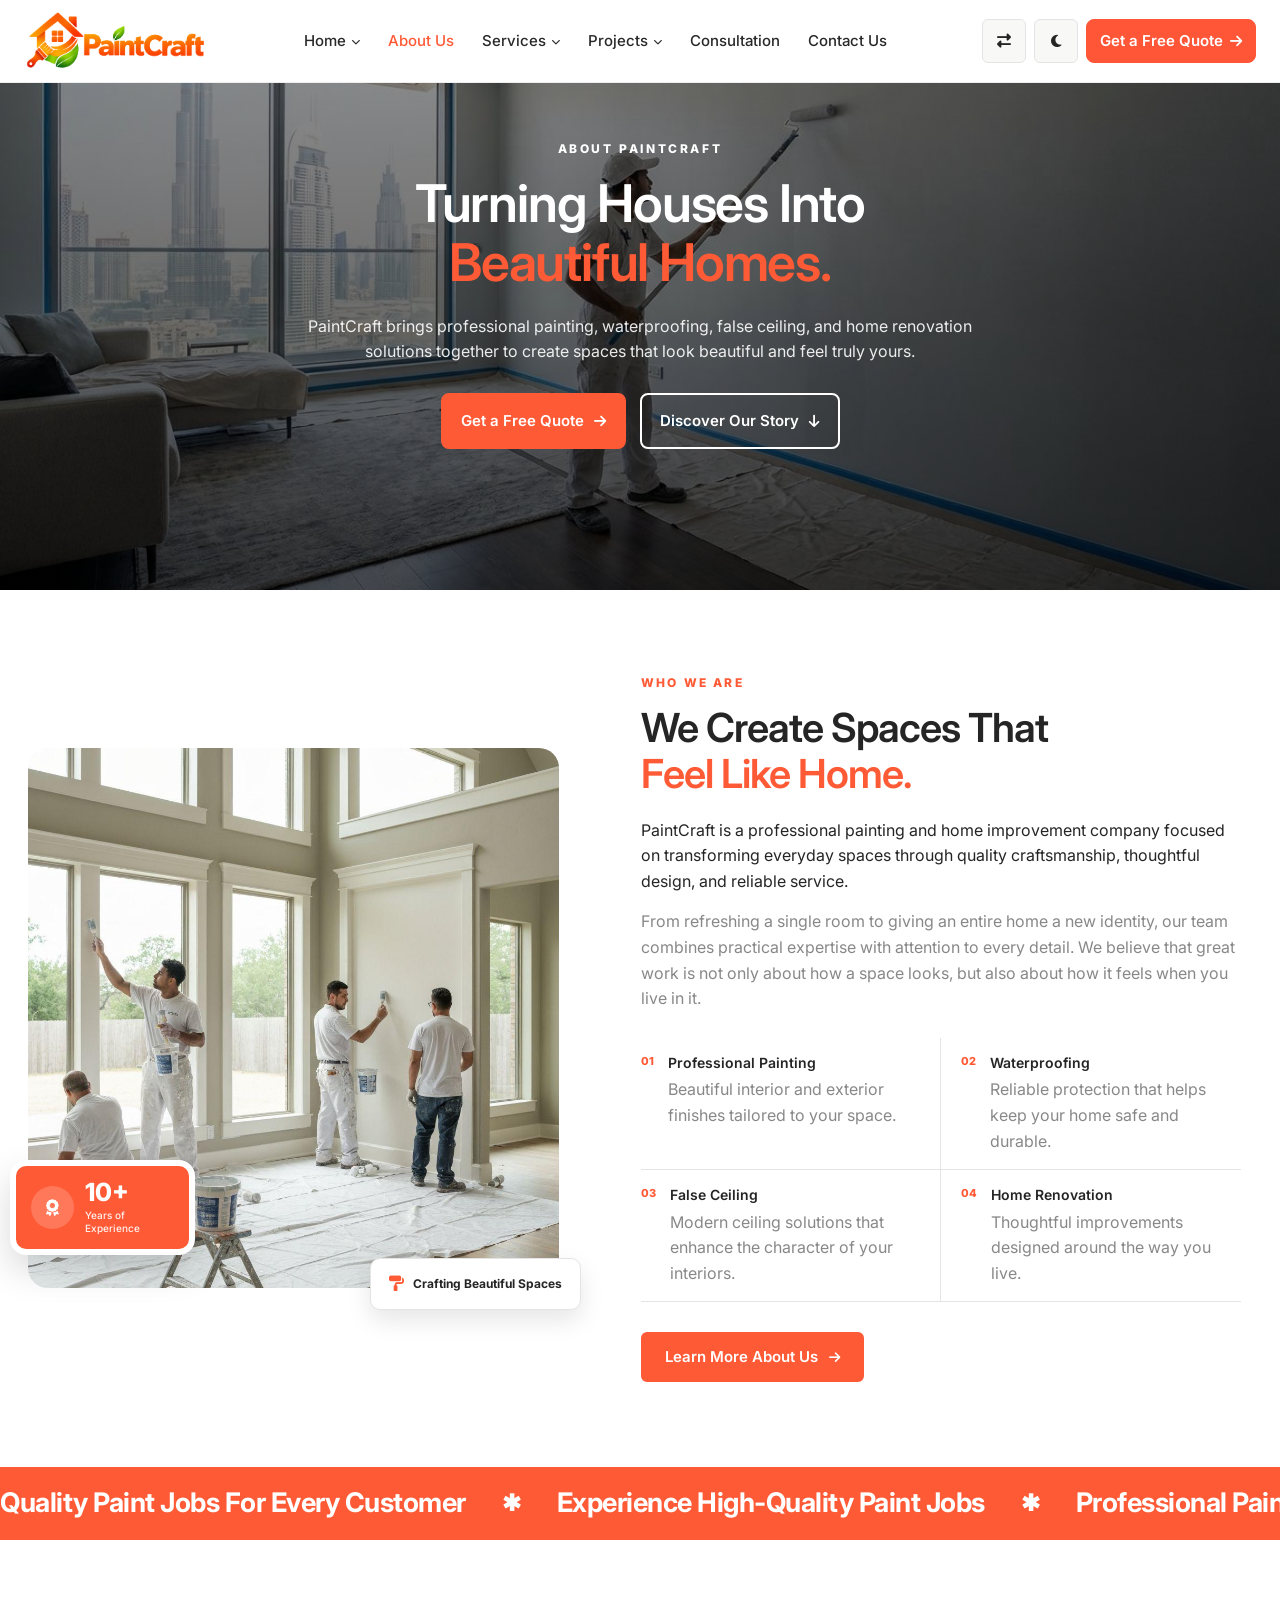
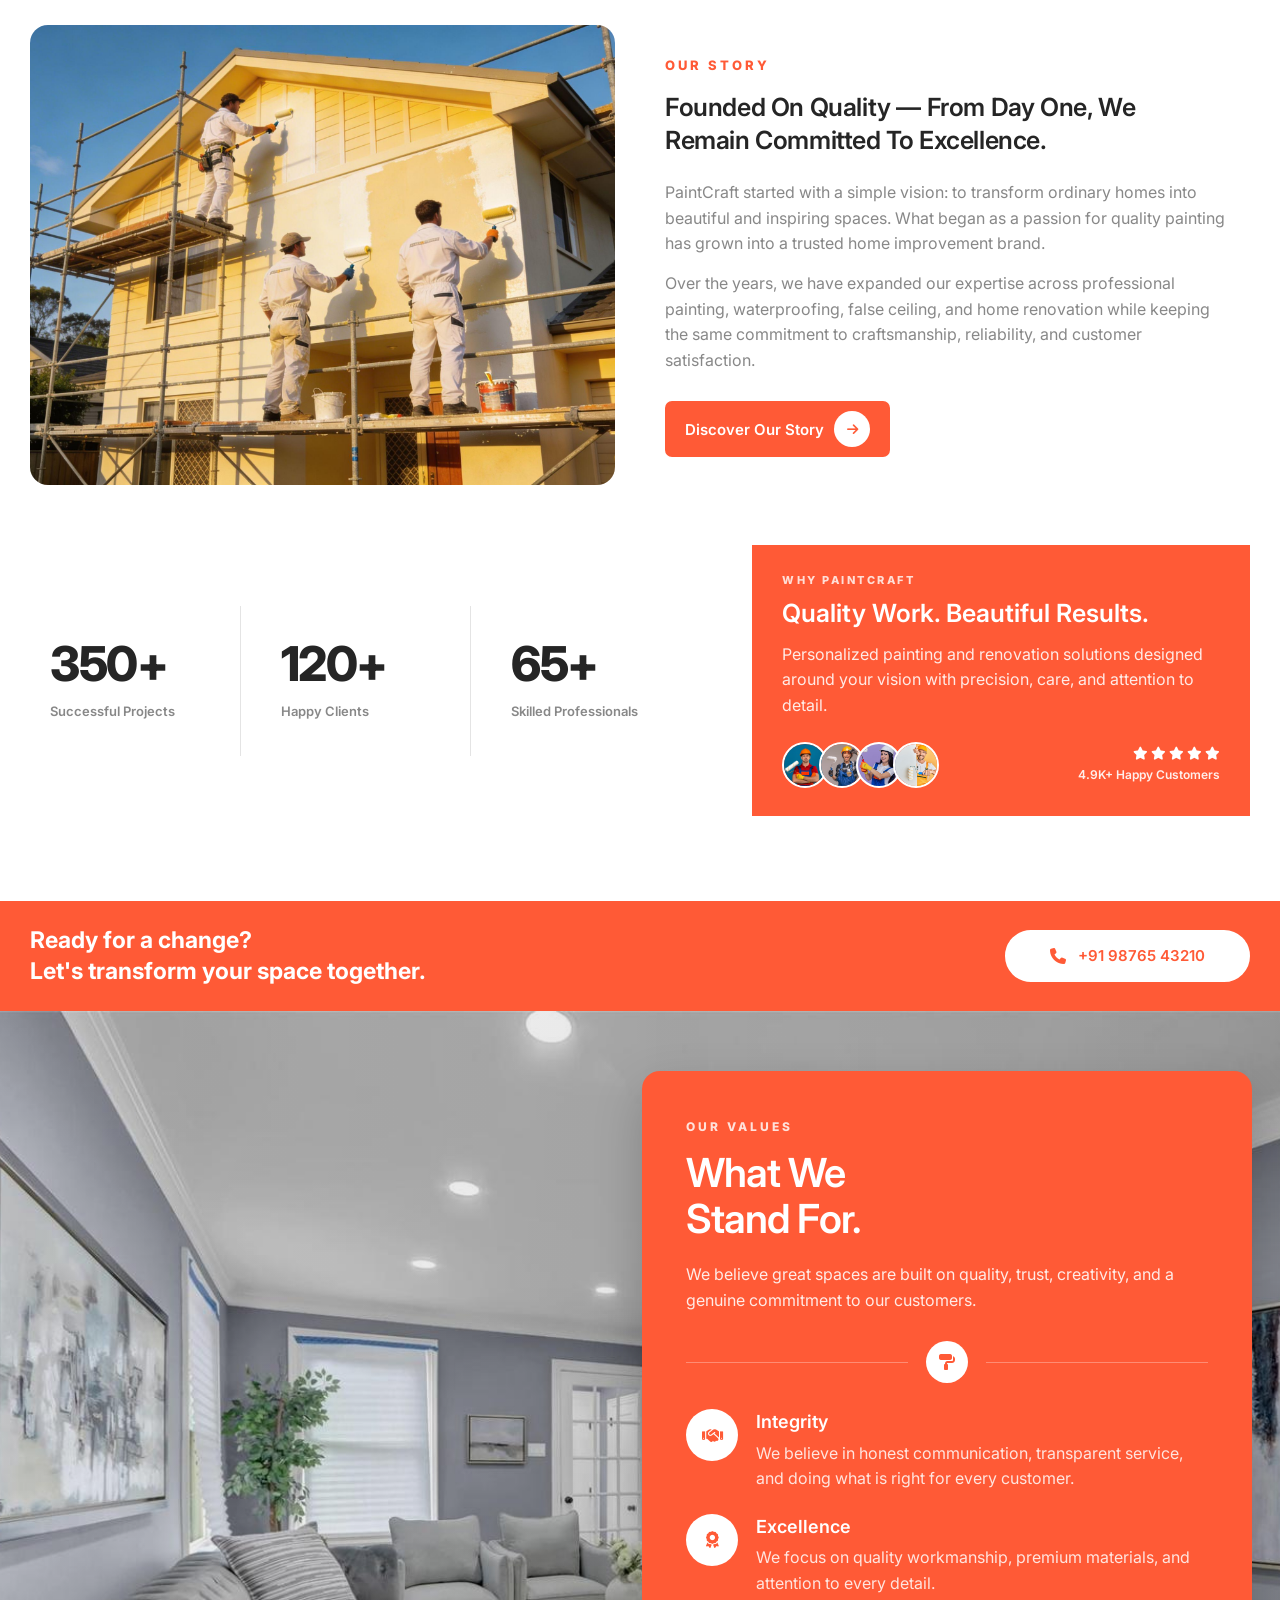
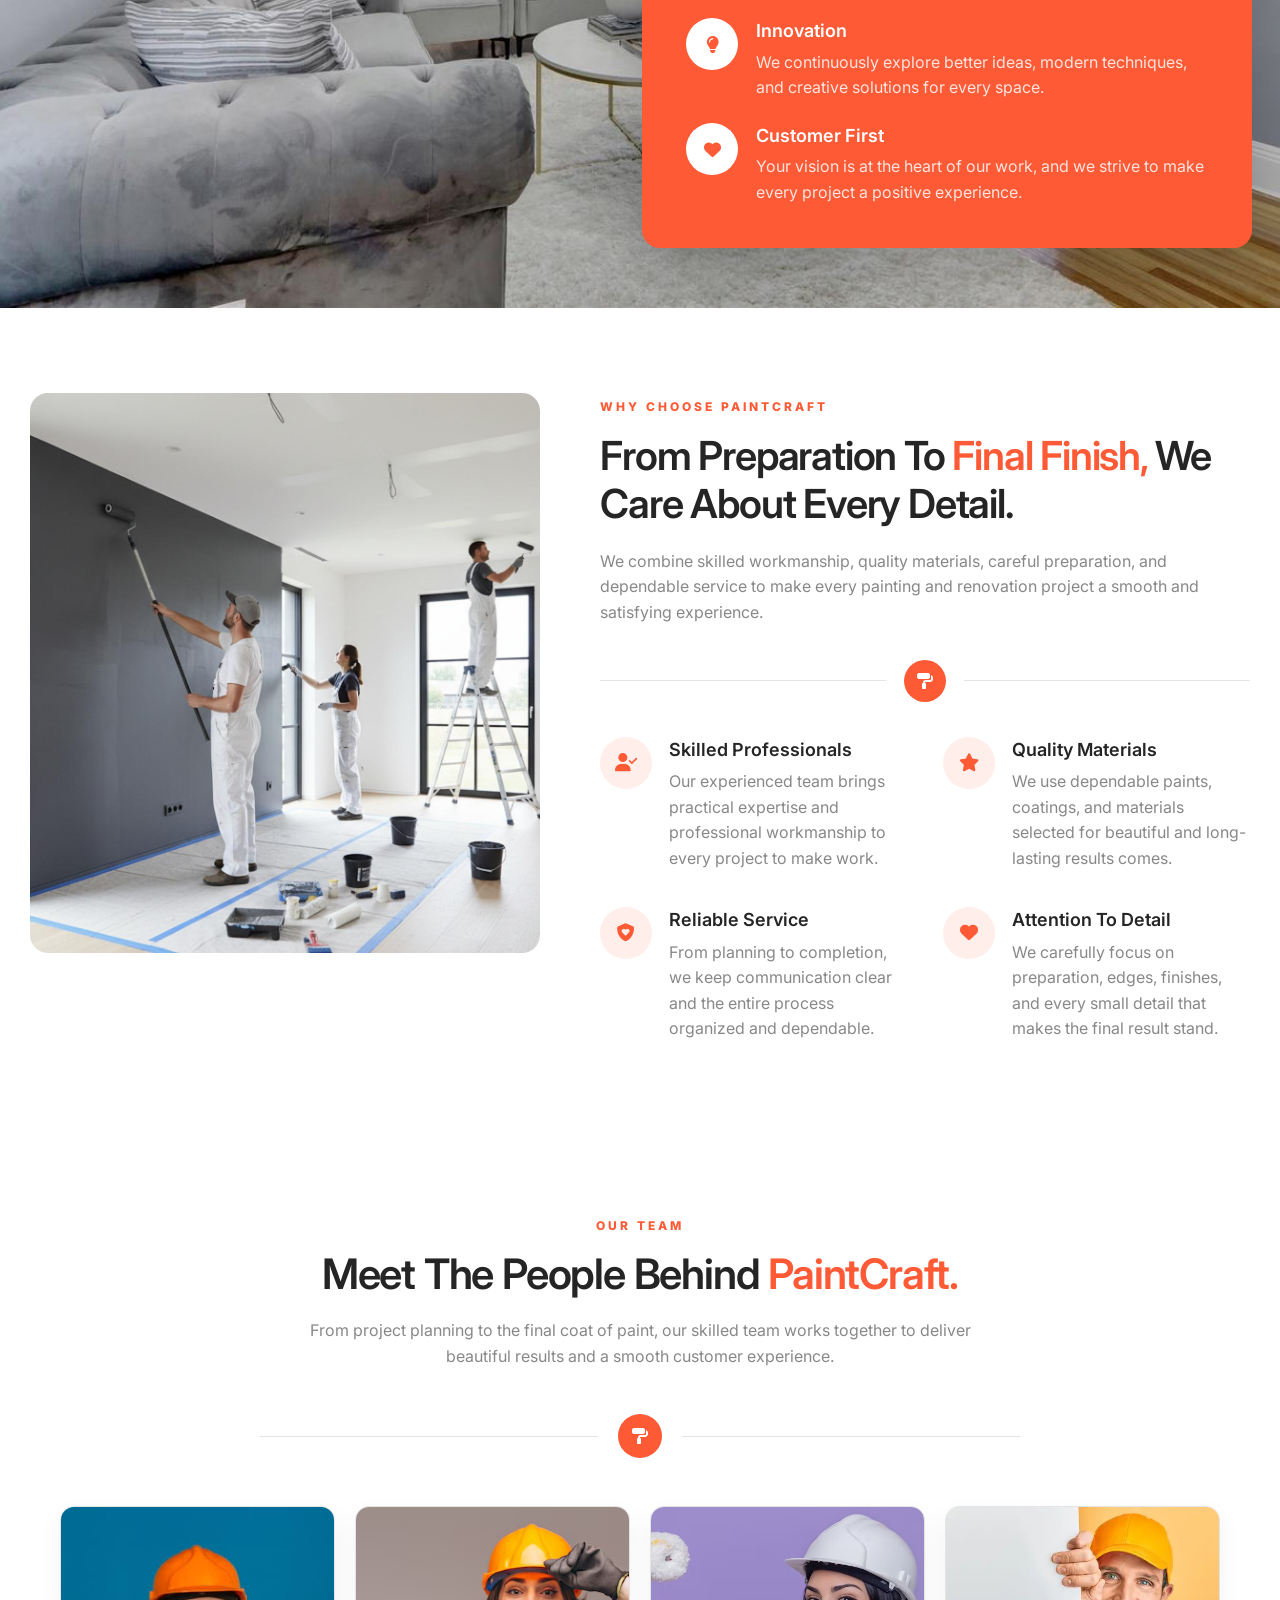
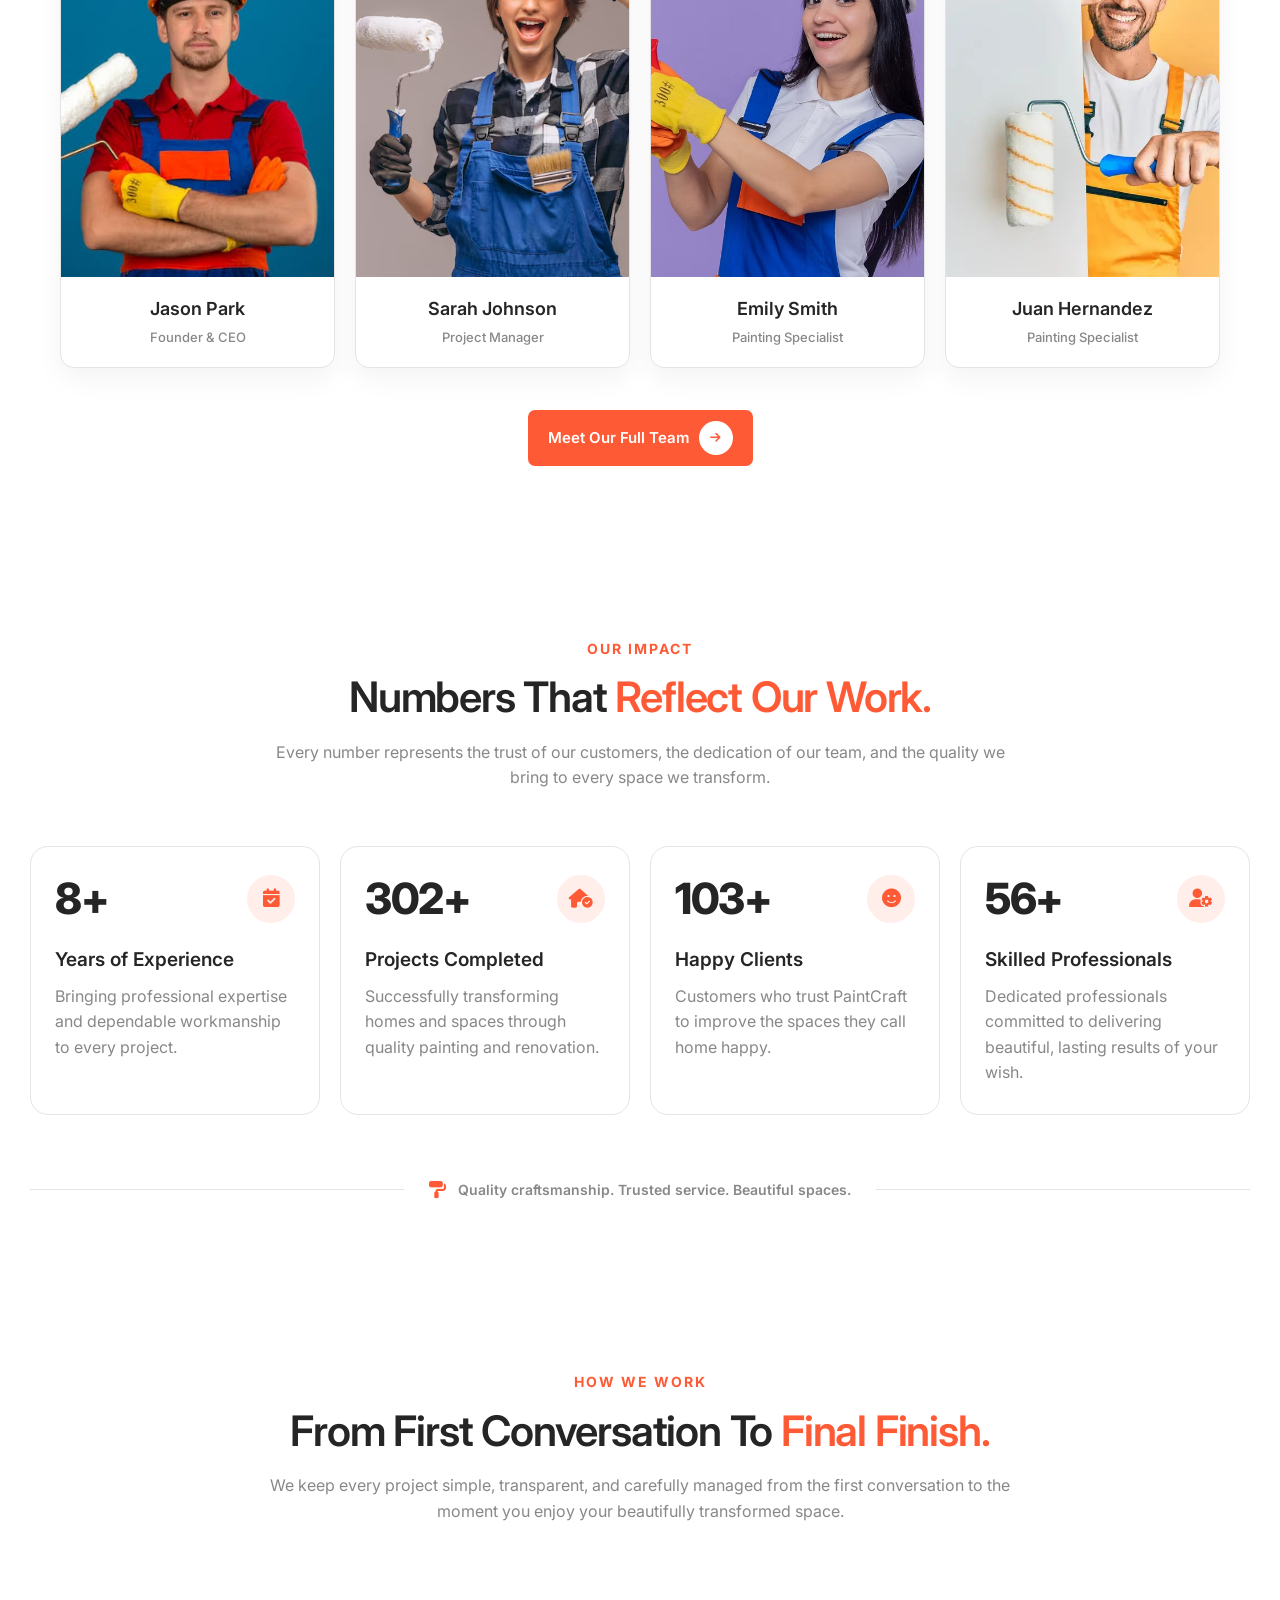
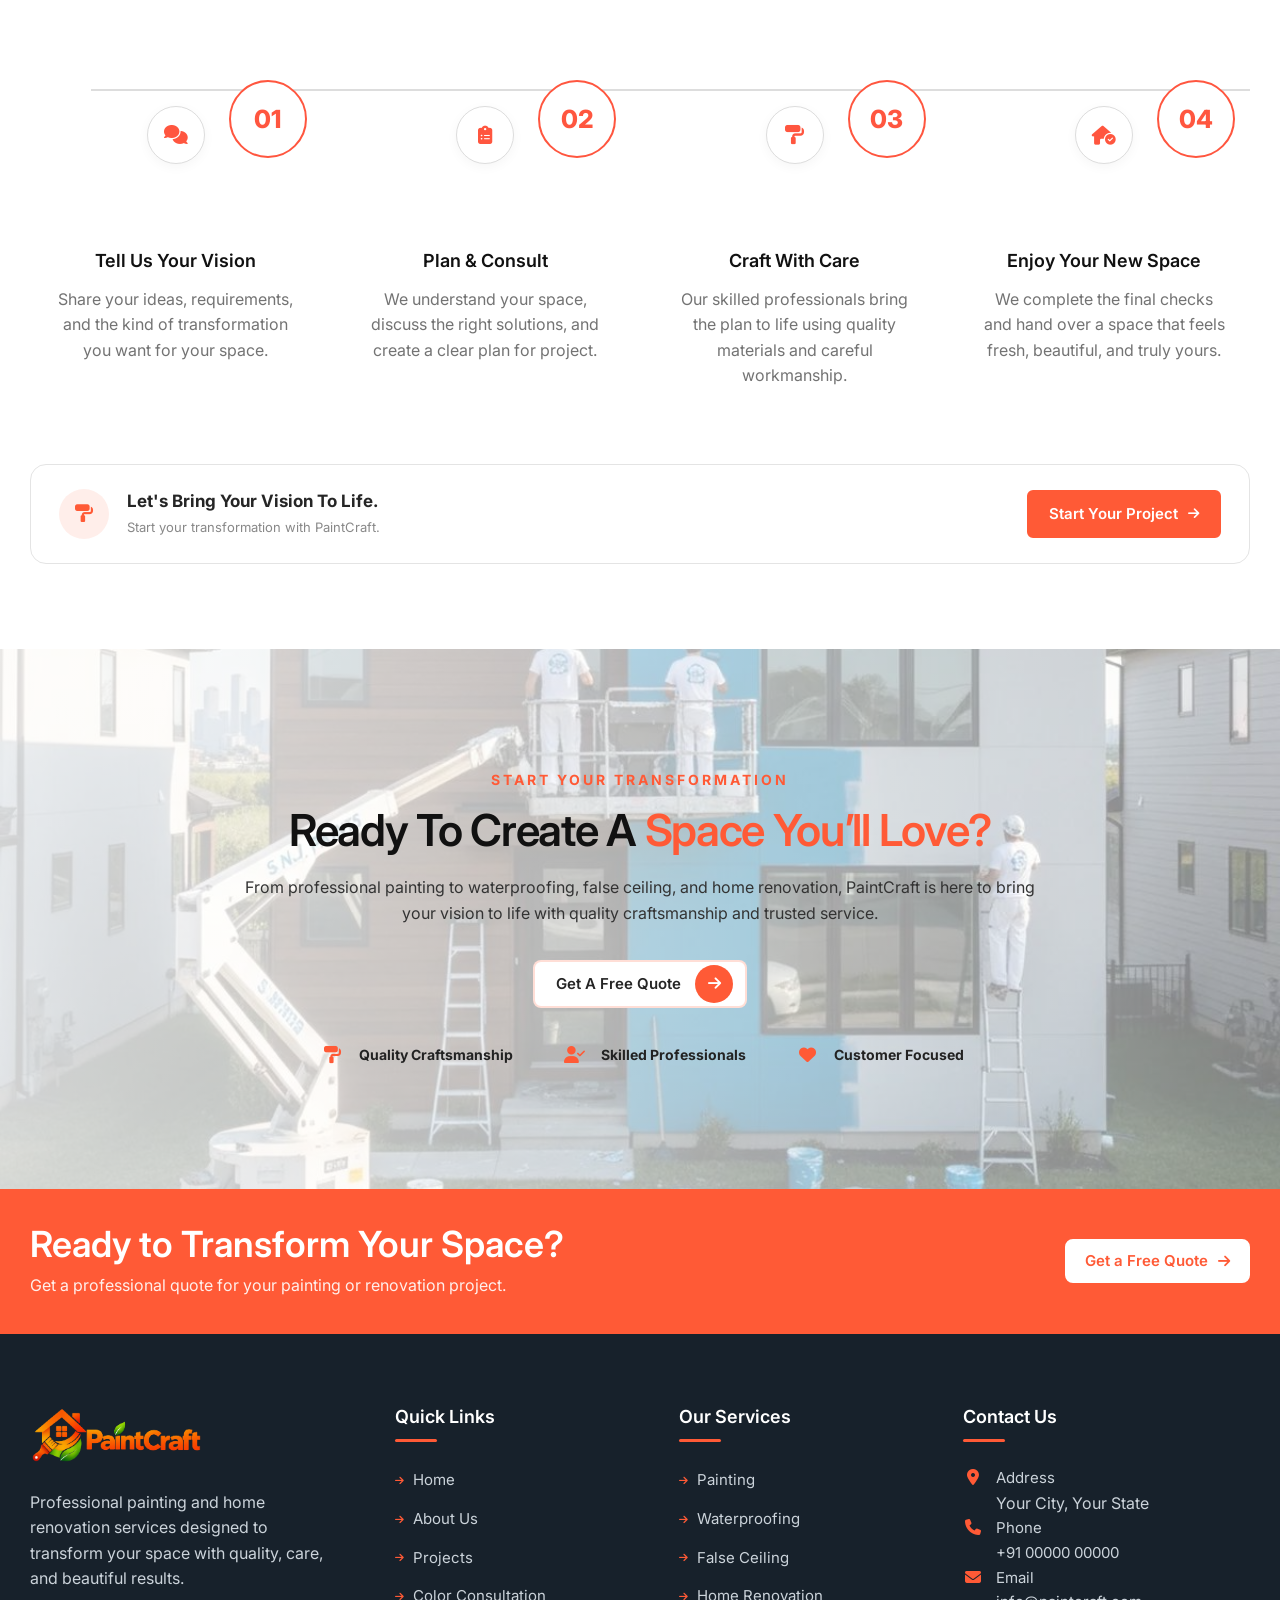
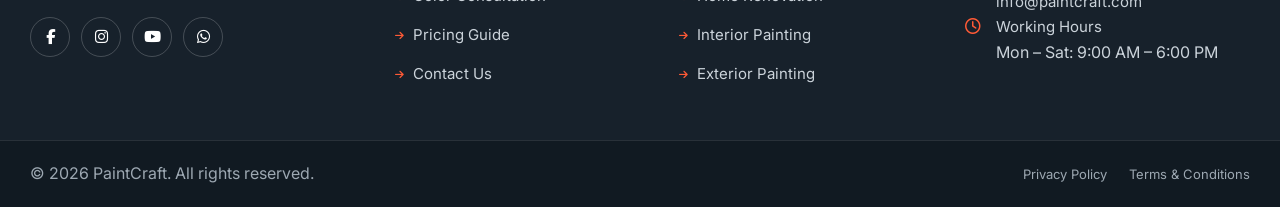
<file: about.html>
<!DOCTYPE html>
<html lang="en" dir="ltr">

<head>

    <!-- =========================================================
         META
    ========================================================== -->

    <meta charset="UTF-8">

    <meta
        name="viewport"
        content="width=device-width, initial-scale=1.0"
    >

    <meta
        name="description"
        content="PaintCraft - Professional Painting & Home Renovation Services"
    >

    <meta
        name="keywords"
        content="painting, home renovation, interior painting, exterior painting, waterproofing"
    >

    <meta
        name="author"
        content="PaintCraft"
    >

    <title>PaintCraft | Painting & Renovation</title>
    <link
    rel="icon"
    type="image/png"
    href="images/logo.png"
>


    <!-- =========================================================
         GOOGLE FONT
         Inter - Used Consistently Throughout Website
    ========================================================== -->

    <link
        rel="preconnect"
        href="https://fonts.googleapis.com"
    >

    <link
        rel="preconnect"
        href="https://fonts.gstatic.com"
        crossorigin
    >

    <link
        href="https://fonts.googleapis.com/css2?family=Inter:wght@400;500;600;700;800&display=swap"
        rel="stylesheet"
    >


    <!-- =========================================================
         FONT AWESOME
    ========================================================== -->

    <link
        rel="stylesheet"
        href="https://cdnjs.cloudflare.com/ajax/libs/font-awesome/6.5.2/css/all.min.css"
    >


    <!-- =========================================================
         MAIN CSS
    ========================================================== -->

    <link
        rel="stylesheet"
        href="css/style.css"
    >


    <!-- =========================================================
         RESPONSIVE CSS
    ========================================================== -->

    <link
        rel="stylesheet"
        href="css/responsive.css"
    >

</head>


<body>

    <!-- =========================================================
         SITE HEADER
    ========================================================== -->

    <header class="site-header">


        <!-- =====================================================
             HEADER CONTAINER
        ====================================================== -->

        <div class="header-container">


            <!-- =================================================
                 LOGO
            ================================================== -->

            <a
                href="index.html"
                class="site-logo"
                aria-label="PaintCraft Home"
            >

                <img
                    src="images/logo.png"
                    alt="PaintCraft"
                    class="logo-image"
                >

            </a>


            <!-- =================================================
                 DESKTOP NAVIGATION
            ================================================== -->

            <nav
                class="desktop-navigation"
                aria-label="Main Navigation"
            >

                <ul class="nav-menu">


                    <!-- =========================================
                         HOME
                    ========================================== -->

                    <li class="nav-item has-dropdown">

                        <button
                            type="button"
                            class="nav-link dropdown-toggle"
                            aria-expanded="false"
                        >

                            <span>Home</span>

                            <i class="fa-solid fa-chevron-down"></i>

                        </button>


                        <ul class="dropdown-menu">

                            <li>
                                <a href="index.html">
                                    Home 1
                                </a>
                            </li>

                            <li>
                                <a href="home-2.html">
                                    Home 2
                                </a>
                            </li>

                        </ul>

                    </li>


                    <!-- =========================================
                         ABOUT US
                    ========================================== -->

                    <li class="nav-item">

                        <a
                            href="about.html"
                            class="nav-link active"
                        >
                            About Us
                        </a>

                    </li>


                    <!-- =========================================
                         SERVICES
                    ========================================== -->

                    <li class="nav-item has-dropdown">

                        <button
                            type="button"
                            class="nav-link dropdown-toggle"
                            aria-expanded="false"
                        >

                            <span>Services</span>

                            <i class="fa-solid fa-chevron-down"></i>

                        </button>


                        <ul class="dropdown-menu">

                            <li>
                                <a href="painting.html">
                                    Painting
                                </a>
                            </li>

                            <li>
                                <a href="waterproofing.html">
                                    Waterproofing
                                </a>
                            </li>

                            <li>
                                <a href="false-ceiling.html">
                                    False Ceiling
                                </a>
                            </li>

                            <li>
                                <a href="home-renovation.html">
                                    Home Renovation
                                </a>
                            </li>

                        </ul>

                    </li>


                    <!-- =========================================
                         PROJECTS
                    ========================================== -->

                    <li class="nav-item has-dropdown">

                        <button
                            type="button"
                            class="nav-link dropdown-toggle"
                            aria-expanded="false"
                        >

                            <span>Projects</span>

                            <i class="fa-solid fa-chevron-down"></i>

                        </button>


                        <ul class="dropdown-menu">

                            

                            <li>
                                <a href="interior-projects.html">
                                    Interior Projects
                                </a>
                            </li>

                            <li>
                                <a href="exterior-projects.html">
                                    Exterior Projects
                                </a>
                            </li>

                            

                           

                        </ul>

                    </li>


                    <!-- =========================================
                         COLOR CONSULTATION
                    ========================================== -->

                    <li class="nav-item">

                        <a
                            href="consultation.html"
                            class="nav-link"
                        >
                            Consultation
                        </a>

                    </li>


                    


                    <!-- =========================================
                         CONTACT US
                    ========================================== -->

                    <li class="nav-item">

                        <a
                            href="contact.html"
                            class="nav-link"
                        >
                            Contact Us
                        </a>

                    </li>

                </ul>

            </nav>


            <!-- =================================================
                 DESKTOP HEADER ACTIONS

                 IMPORTANT:
                 These buttons are ONLY for desktop.
            ================================================== -->

            <div class="desktop-header-actions">


                <!-- =============================================
                     RTL TOGGLE
                ============================================== -->

                <button
                    type="button"
                    class="header-action-btn rtl-btn"
                    id="rtlToggle"
                    aria-label="Switch to RTL"
                    aria-pressed="false"
                >

                    <i class="fa-solid fa-right-left"></i>

                </button>


                <!-- =============================================
                     DARK MODE TOGGLE
                ============================================== -->

                <button
                    type="button"
                    class="header-action-btn dark-mode-btn"
                    id="darkModeToggle"
                    aria-label="Toggle dark mode"
                    aria-pressed="false"
                >

                    <i class="fa-solid fa-moon"></i>

                </button>


                


                <!-- =============================================
                     GET A FREE QUOTE
                ============================================== -->

               <a
    href="get a quote.html"
    class="primary-btn header-quote-btn"
>
    <span>Get a Free Quote</span>
    <i class="fa-solid fa-arrow-right"></i>
</a>


            </div>


            <!-- =================================================
                 HAMBURGER BUTTON

                 MOBILE
                 IPAD MINI
                 IPAD PRO
            ================================================== -->

            <button
                type="button"
                class="hamburger-button"
                id="hamburgerButton"
                aria-label="Open menu"
                aria-expanded="false"
                aria-controls="mobileNavigation"
            >

                <span class="hamburger-line"></span>

                <span class="hamburger-line"></span>

                <span class="hamburger-line"></span>

            </button>


        </div>


        <!-- =====================================================
             MOBILE / TABLET NAVIGATION

             ALL MENUS + ALL BUTTONS ARE INSIDE
             THE HAMBURGER MENU
        ====================================================== -->

        <div
            class="mobile-navigation"
            id="mobileNavigation"
            aria-hidden="true"
        >

            <div class="mobile-navigation-inner">


                <!-- =================================================
                     MOBILE MENU HEADER
                ================================================== -->

                <div class="mobile-menu-header">

                    <span class="mobile-menu-title">
                        Menu
                    </span>


                    <button
                        type="button"
                        class="mobile-menu-close"
                        id="mobileMenuClose"
                        aria-label="Close menu"
                    >

                        <i class="fa-solid fa-xmark"></i>

                    </button>

                </div>


                <!-- =================================================
                     MOBILE NAVIGATION
                ================================================== -->

                <nav
                    class="mobile-menu"
                    aria-label="Mobile Navigation"
                >

                    <ul class="mobile-nav-list">


                        <!-- =========================================
                             HOME
                        ========================================== -->

                        <li class="mobile-nav-item has-mobile-dropdown">

                            <button
                                type="button"
                                class="mobile-nav-link mobile-dropdown-toggle"
                                aria-expanded="false"
                            >

                                <span>
                                    Home
                                </span>

                                <i class="fa-solid fa-chevron-down"></i>

                            </button>


                            <ul class="mobile-dropdown-menu">

                                <li>
                                    <a href="index.html">
                                        Home 1
                                    </a>
                                </li>

                                <li>
                                    <a href="home-2.html">
                                        Home 2
                                    </a>
                                </li>

                            </ul>

                        </li>


                        <!-- =========================================
                             ABOUT US
                        ========================================== -->

                        <li class="mobile-nav-item">

                            <a
                                href="about.html"
                                class="mobile-nav-link active"
                            >
                                About Us
                            </a>

                        </li>


                        <!-- =========================================
                             SERVICES
                        ========================================== -->

                        <li class="mobile-nav-item has-mobile-dropdown">

                            <button
                                type="button"
                                class="mobile-nav-link mobile-dropdown-toggle"
                                aria-expanded="false"
                            >

                                <span>
                                    Services
                                </span>

                                <i class="fa-solid fa-chevron-down"></i>

                            </button>


                            <ul class="mobile-dropdown-menu">

                                <li>
                                    <a href="painting.html">
                                        Painting
                                    </a>
                                </li>

                                <li>
                                    <a href="waterproofing.html">
                                        Waterproofing
                                    </a>
                                </li>

                                <li>
                                    <a href="false-ceiling.html">
                                        False Ceiling
                                    </a>
                                </li>

                                <li>
                                    <a href="home-renovation.html">
                                        Home Renovation
                                    </a>
                                </li>

                            </ul>

                        </li>


                        <!-- =========================================
                             PROJECTS
                        ========================================== -->

                        <li class="mobile-nav-item has-mobile-dropdown">

                            <button
                                type="button"
                                class="mobile-nav-link mobile-dropdown-toggle"
                                aria-expanded="false"
                            >

                                <span>
                                    Projects
                                </span>

                                <i class="fa-solid fa-chevron-down"></i>

                            </button>


                            <ul class="mobile-dropdown-menu">

                                

                                <li>
                                    <a href="interior-projects.html">
                                        Interior Projects
                                    </a>
                                </li>

                                <li>
                                    <a href="exterior-projects.html">
                                        Exterior Projects
                                    </a>
                                </li>

                              

                                

                            </ul>

                        </li>


                        <!-- =========================================
                             COLOR CONSULTATION
                        ========================================== -->

                        <li class="mobile-nav-item">

                            <a
                                href="consultation.html"
                                class="mobile-nav-link"
                            >
                                Consultation
                            </a>

                        </li>


                        


                        <!-- =========================================
                             CONTACT US
                        ========================================== -->

                        <li class="mobile-nav-item">

                            <a
                                href="contact.html"
                                class="mobile-nav-link"
                            >
                                Contact Us
                            </a>

                        </li>


                    </ul>

                </nav>


                <!-- =================================================
                     MOBILE HEADER ACTIONS

                     THESE ARE INSIDE THE HAMBURGER DRAWER

                     RTL
                     DARK MODE
                     LOGIN
                     GET A FREE QUOTE
                ================================================== -->

                <div class="mobile-header-actions">


                    <!-- =============================================
                         RTL TOGGLE
                    ============================================== -->

                    <button
                        type="button"
                        class="mobile-action-btn rtl-btn"
                        id="mobileRtlToggle"
                        aria-label="Switch to RTL"
                        aria-pressed="false"
                    >

                        <i class="fa-solid fa-right-left"></i>

                    </button>


                    <!-- =============================================
                         DARK MODE TOGGLE
                    ============================================== -->

                    <button
                        type="button"
                        class="mobile-action-btn dark-mode-btn"
                        id="mobileDarkModeToggle"
                        aria-label="Toggle dark mode"
                        aria-pressed="false"
                    >

                        <i class="fa-solid fa-moon"></i>

                    </button>


                    


                    <!-- =============================================
                         GET A FREE QUOTE
                    ============================================== -->

                    <!-- =================================================
     GET A FREE QUOTE — MOBILE PRIMARY CTA
================================================== -->

<a
    href="get a quote.html"
    class="primary-btn mobile-quote-btn"
>
    <span>
        Get a Free Quote
    </span>

    <i class="fa-solid fa-arrow-right"></i>
</a>

                </div>


            </div>

        </div>


    </header>


    <!-- =========================================================
         MAIN CONTENT
    ========================================================== -->

    <main id="main-content">
        <!-- =========================================================
     ABOUT US PAGE
     SECTION 1 - PAGE HERO
     PART 1 - HTML
========================================================= -->

<section class="about-page-hero" id="aboutPageHero">

    <!-- Background Image -->
    <div class="about-page-hero-background">

        <img
            src="images/about-hero.jpg"
            alt="PaintCraft professional painting and renovation"
            class="about-page-hero-background-image"
        >

    </div>


    <!-- Dark Overlay -->
    <div
        class="about-page-hero-overlay"
        aria-hidden="true"
    ></div>


    <!-- Centered Content -->
    <div class="about-page-hero-container">

        <div class="about-page-hero-content">

            <span class="about-page-hero-eyebrow">
                ABOUT PAINTCRAFT
            </span>

            <h1 class="about-page-hero-title">
                Turning Houses Into
                <span>Beautiful Homes.</span>
            </h1>

            <p class="about-page-hero-description">
                PaintCraft brings professional painting, waterproofing,
                false ceiling, and home renovation solutions together
                to create spaces that look beautiful and feel truly yours.
            </p>

            <div class="about-page-hero-actions">

                <a
                    href="get-a-quote.html"
                    class="about-page-hero-primary-button"
                >
                    <span>Get a Free Quote</span>
                    <i
                        class="fa-solid fa-arrow-right"
                        aria-hidden="true"
                    ></i>
                </a>

                <a
                    href="#aboutWhoWeAre"
                    class="about-page-hero-secondary-button"
                >
                    <span>Discover Our Story</span>
                    <i
                        class="fa-solid fa-arrow-down"
                        aria-hidden="true"
                    ></i>
                </a>

            </div>

        </div>

    </div>

</section>
<!-- =========================================================
     ABOUT US PAGE
     SECTION 2 - WHO WE ARE
     PART 1 - HTML
========================================================= -->

<section class="about-who-section" id="aboutWhoWeAre">

    <div class="about-who-container">


        <!-- =================================================
             IMAGE SIDE
        ================================================== -->

        <div class="about-who-visual">

            <div class="about-who-image-wrapper">

                <img
                    src="images/about-who-we-are.jpg"
                    alt="PaintCraft team working on a home painting project"
                    class="about-who-image"
                    loading="lazy"
                >

            </div>


            <!-- Experience Badge -->

            <div class="about-who-experience">

                <div class="about-who-experience-icon">

                    <i
                        class="fa-solid fa-award"
                        aria-hidden="true"
                    ></i>

                </div>

                <div class="about-who-experience-content">

                    <strong>10+</strong>

                    <span>
                        Years of
                        <br>
                        Experience
                    </span>

                </div>

            </div>


            <!-- Small Image Label -->

            <div class="about-who-image-label">

                <i
                    class="fa-solid fa-paint-roller"
                    aria-hidden="true"
                ></i>

                <span>
                    Crafting Beautiful Spaces
                </span>

            </div>

        </div>


        <!-- =================================================
             CONTENT SIDE
        ================================================== -->

        <div class="about-who-content">

            <span class="about-who-eyebrow">
                WHO WE ARE
            </span>

            <h2 class="about-who-title">
                We Create Spaces That
                <span>Feel Like Home.</span>
            </h2>

            <p class="about-who-introduction">
                PaintCraft is a professional painting and home
                improvement company focused on transforming
                everyday spaces through quality craftsmanship,
                thoughtful design, and reliable service.
            </p>

            <p class="about-who-description">
                From refreshing a single room to giving an entire
                home a new identity, our team combines practical
                expertise with attention to every detail. We believe
                that great work is not only about how a space looks,
                but also about how it feels when you live in it.
            </p>


            <!-- Core Areas -->

            <div class="about-who-services">

                <div class="about-who-service">

                    <span class="about-who-service-number">
                        01
                    </span>

                    <div class="about-who-service-content">

                        <h3>
                            Professional Painting
                        </h3>

                        <p>
                            Beautiful interior and exterior finishes
                            tailored to your space.
                        </p>

                    </div>

                </div>


                <div class="about-who-service">

                    <span class="about-who-service-number">
                        02
                    </span>

                    <div class="about-who-service-content">

                        <h3>
                            Waterproofing
                        </h3>

                        <p>
                            Reliable protection that helps keep
                            your home safe and durable.
                        </p>

                    </div>

                </div>


                <div class="about-who-service">

                    <span class="about-who-service-number">
                        03
                    </span>

                    <div class="about-who-service-content">

                        <h3>
                            False Ceiling
                        </h3>

                        <p>
                            Modern ceiling solutions that enhance
                            the character of your interiors.
                        </p>

                    </div>

                </div>


                <div class="about-who-service">

                    <span class="about-who-service-number">
                        04
                    </span>

                    <div class="about-who-service-content">

                        <h3>
                            Home Renovation
                        </h3>

                        <p>
                            Thoughtful improvements designed around
                            the way you live.
                        </p>

                    </div>

                </div>

            </div>


            <!-- CTA -->

            <div class="about-who-action">

                <a
                    href="consultation.html"
                    class="about-who-button"
                >

                    <span>
                        Learn More About Us
                    </span>

                    <i
                        class="fa-solid fa-arrow-right"
                        aria-hidden="true"
                    ></i>

                </a>

            </div>

        </div>

    </div>

</section>
<!-- =========================================================
     PAINTCRAFT RUNNING MARQUEE
========================================================= -->

<section class="paintcraft-marquee-section" aria-label="PaintCraft highlights">
    <div class="paintcraft-marquee-track">

        <div class="paintcraft-marquee-content">

            <span class="paintcraft-marquee-item">
                Quality Paint Jobs For Every Customer
            </span>

            <span class="paintcraft-marquee-star">✱</span>

            <span class="paintcraft-marquee-item">
                Experience High-Quality Paint Jobs
            </span>

            <span class="paintcraft-marquee-star">✱</span>

            <span class="paintcraft-marquee-item">
                Professional Painting & Renovation
            </span>

            <span class="paintcraft-marquee-star">✱</span>

            <span class="paintcraft-marquee-item">
                Making Every Space Beautiful
            </span>

            <span class="paintcraft-marquee-star">✱</span>

            <span class="paintcraft-marquee-item">
                Paint Job Extra Special
            </span>

            <span class="paintcraft-marquee-star">✱</span>

        </div>

        <!-- Duplicate for seamless infinite loop -->
        <div class="paintcraft-marquee-content" aria-hidden="true">

            <span class="paintcraft-marquee-item">
                Quality Paint Jobs For Every Customer
            </span>

            <span class="paintcraft-marquee-star">✱</span>

            <span class="paintcraft-marquee-item">
                Experience High-Quality Paint Jobs
            </span>

            <span class="paintcraft-marquee-star">✱</span>

            <span class="paintcraft-marquee-item">
                Professional Painting & Renovation
            </span>

            <span class="paintcraft-marquee-star">✱</span>

            <span class="paintcraft-marquee-item">
                Making Every Space Beautiful
            </span>

            <span class="paintcraft-marquee-star">✱</span>

            <span class="paintcraft-marquee-item">
                Paint Job Extra Special
            </span>

            <span class="paintcraft-marquee-star">✱</span>

        </div>

    </div>
</section>
<!-- =========================================================
     ABOUT US
     SECTION 3: OUR STORY
     PART 1 — HTML
========================================================= -->

<section class="about-story-section" id="aboutOurStory">

    <div class="about-story-container">

        <!-- =================================================
             TOP STORY AREA
        ================================================= -->

        <div class="about-story-main">

            <!-- LEFT: STORY IMAGE -->
            <div class="about-story-visual">

                <div class="about-story-image-wrapper">
                    <img
                        src="images/about-story.jpg"
                        alt="PaintCraft professional home painting and renovation"
                        class="about-story-image"
                        loading="lazy"
                    >
                </div>

            </div>


            <!-- CENTER: STORY STATEMENT -->
            <div class="about-story-highlight">

                <span class="about-story-highlight-line">
                    OUR JOURNEY
                </span>

                <h2 class="about-story-highlight-title">
                    From Simple
                    <span>Ideas</span>
                    To Beautiful
                    <span>Spaces.</span>
                </h2>

                <div class="about-story-highlight-mark">
                    <i class="fa-solid fa-paint-roller"></i>
                </div>

            </div>


            <!-- RIGHT: STORY CONTENT -->
            <div class="about-story-content">

                <span class="about-story-eyebrow">
                    OUR STORY
                </span>

                <h3 class="about-story-title">
                    Founded On Quality — From Day One, We Remain Committed To Excellence.
                </h3>

                <p class="about-story-description">
                    PaintCraft started with a simple vision: to transform
                    ordinary homes into beautiful and inspiring spaces.
                    What began as a passion for quality painting has grown
                    into a trusted home improvement brand.
                </p>

                <p class="about-story-description">
                    Over the years, we have expanded our expertise across
                    professional painting, waterproofing, false ceiling,
                    and home renovation while keeping the same commitment
                    to craftsmanship, reliability, and customer satisfaction.
                </p>

                <div class="about-story-action">

                    <a
                        href="consultation.html"
                        class="about-story-button"
                    >
                        <span>Discover Our Story</span>

                        <span class="about-story-button-icon">
                            <i class="fa-solid fa-arrow-right"></i>
                        </span>
                    </a>

                </div>

            </div>

        </div>


        <!-- =================================================
             BOTTOM STORY AREA
        ================================================= -->

        <div class="about-story-bottom">


            <!-- STATISTICS -->
            <div class="about-story-stats">

                <!-- STAT 1 -->
                <div class="about-story-stat">

                    <strong class="about-story-stat-number">
                        350+
                    </strong>

                    <span class="about-story-stat-label">
                        Successful Projects
                    </span>

                </div>


                <!-- STAT 2 -->
                <div class="about-story-stat">

                    <strong class="about-story-stat-number">
                        120+
                    </strong>

                    <span class="about-story-stat-label">
                        Happy Clients
                    </span>

                </div>


                <!-- STAT 3 -->
                <div class="about-story-stat">

                    <strong class="about-story-stat-number">
                        65+
                    </strong>

                    <span class="about-story-stat-label">
                        Skilled Professionals
                    </span>

                </div>

            </div>


            <!-- FEATURE CARD -->
            <div class="about-story-feature-card">

                <div class="about-story-feature-content">

                    <span class="about-story-feature-eyebrow">
                        WHY PAINTCRAFT
                    </span>

                    <h3 class="about-story-feature-title">
                        Quality Work.
                        <span>Beautiful Results.</span>
                    </h3>

                    <p class="about-story-feature-description">
                        Personalized painting and renovation solutions
                        designed around your vision with precision,
                        care, and attention to detail.
                    </p>

                </div>


                <!-- FEATURE BOTTOM -->
                <div class="about-story-feature-bottom">

                    <div class="about-story-review">

                        <div class="about-story-review-avatars">

                            <span class="about-story-avatar">
                                <img
                                    src="images/team-1.jpg"
                                    alt="PaintCraft team member"
                                >
                            </span>

                            <span class="about-story-avatar">
                                <img
                                    src="images/team-2.jpg"
                                    alt="PaintCraft team member"
                                >
                            </span>

                            <span class="about-story-avatar">
                                <img
                                    src="images/team-3.jpg"
                                    alt="PaintCraft team member"
                                >
                            </span>

                            <span class="about-story-avatar">
                                <img
                                    src="images/team-4.jpg"
                                    alt="PaintCraft team member"
                                >
                            </span>

                        </div>


                        <div class="about-story-rating">

                            <div class="about-story-stars">
                                <i class="fa-solid fa-star"></i>
                                <i class="fa-solid fa-star"></i>
                                <i class="fa-solid fa-star"></i>
                                <i class="fa-solid fa-star"></i>
                                <i class="fa-solid fa-star"></i>
                            </div>

                            <span>
                                4.9K+ Happy Customers
                            </span>

                        </div>

                    </div>

                </div>

            </div>

        </div>

    </div>

</section>
<! =========================================================
   ABOUT US
   SECTION 4: OUR VALUES
   PART 1 — HTML
========================================================= !>

<section class="about-values-section" id="aboutOurValues">

    <!-- =====================================================
         TOP CTA STRIP
    ====================================================== -->

    <div class="about-values-cta-strip">

        <div class="about-values-cta-container">

            <div class="about-values-cta-text">
                Ready for a change?
                <span>Let's transform your space together.</span>
            </div>

            <a
                href="tel:+919876543210"
                class="about-values-cta-button"
            >
                <i class="fa-solid fa-phone"></i>
                <span>+91 98765 43210</span>
            </a>

        </div>

    </div>


    <!-- =====================================================
         VALUES MAIN AREA
    ====================================================== -->

    <div class="about-values-main">

        <!-- BACKGROUND IMAGE -->
        <div class="about-values-background">

            <img
                src="images/about-values.jpg"
                alt="Beautiful PaintCraft interior"
                class="about-values-background-image"
                loading="lazy"
            >

        </div>


        <!-- IMAGE OVERLAY -->
        <div
            class="about-values-image-overlay"
            aria-hidden="true"
        ></div>


        <!-- CONTENT CONTAINER -->
        <div class="about-values-container">

            <div class="about-values-card">

                <!-- CARD HEADER -->

                <div class="about-values-card-header">

                    <span class="about-values-eyebrow">
                        OUR VALUES
                    </span>

                    <h2 class="about-values-title">
                        What We
                        <span>Stand For.</span>
                    </h2>

                    <p class="about-values-intro">
                        We believe great spaces are built on
                        quality, trust, creativity, and a genuine
                        commitment to our customers.
                    </p>

                </div>


                <!-- DECORATIVE PAINT ROLLER -->

                <div class="about-values-divider">

                    <span></span>

                    <i class="fa-solid fa-paint-roller"></i>

                    <span></span>

                </div>


                <!-- VALUES LIST -->

                <div class="about-values-list">

                    <!-- VALUE 01 -->

                    <article class="about-value-item">

                        <div class="about-value-icon">
                            <i class="fa-solid fa-handshake"></i>
                        </div>

                        <div class="about-value-content">

                            <h3>Integrity</h3>

                            <p>
                                We believe in honest communication,
                                transparent service, and doing what
                                is right for every customer.
                            </p>

                        </div>

                    </article>


                    <!-- VALUE 02 -->

                    <article class="about-value-item">

                        <div class="about-value-icon">
                            <i class="fa-solid fa-award"></i>
                        </div>

                        <div class="about-value-content">

                            <h3>Excellence</h3>

                            <p>
                                We focus on quality workmanship,
                                premium materials, and attention
                                to every detail.
                            </p>

                        </div>

                    </article>


                    <!-- VALUE 03 -->

                    <article class="about-value-item">

                        <div class="about-value-icon">
                            <i class="fa-solid fa-lightbulb"></i>
                        </div>

                        <div class="about-value-content">

                            <h3>Innovation</h3>

                            <p>
                                We continuously explore better
                                ideas, modern techniques, and
                                creative solutions for every space.
                            </p>

                        </div>

                    </article>


                    <!-- VALUE 04 -->

                    <article class="about-value-item">

                        <div class="about-value-icon">
                            <i class="fa-solid fa-heart"></i>
                        </div>

                        <div class="about-value-content">

                            <h3>Customer First</h3>

                            <p>
                                Your vision is at the heart of our
                                work, and we strive to make every
                                project a positive experience.
                            </p>

                        </div>

                    </article>

                </div>

            </div>

        </div>

    </div>

</section>
<!-- =========================================================
     ABOUT US
     SECTION 5: WHY CHOOSE PAINTCRAFT
     PART 1 — HTML
========================================================= -->

<section class="about-why-section" id="aboutWhyChoose">

    <div class="about-why-container">

        <!-- =================================================
             LEFT IMAGE
        ================================================== -->

        <div class="about-why-visual">

            <div class="about-why-image-wrapper">

                <img
                    src="images/about-why-choose.jpg"
                    alt="PaintCraft professional painter working on a home"
                    class="about-why-image"
                    loading="lazy"
                >

            </div>

        </div>


        <!-- =================================================
             RIGHT CONTENT
        ================================================== -->

        <div class="about-why-content">

            <!-- SECTION HEADING -->

            <div class="about-why-header">

                <span class="about-why-eyebrow">
                    WHY CHOOSE PAINTCRAFT
                </span>

                <h2 class="about-why-title">
                    From Preparation To
                    <span>Final Finish,</span>
                    We Care About Every Detail.
                </h2>

                <p class="about-why-intro">
                    We combine skilled workmanship, quality materials,
                    careful preparation, and dependable service to make
                    every painting and renovation project a smooth
                    and satisfying experience.
                </p>

            </div>


            <!-- =================================================
                 DECORATIVE DIVIDER
            ================================================== -->

            <div class="about-why-divider">

                <span></span>

                <i class="fa-solid fa-paint-roller"></i>

                <span></span>

            </div>


            <!-- =================================================
                 BENEFITS GRID
            ================================================== -->

            <div class="about-why-benefits">


                <!-- BENEFIT 01 -->

                <article class="about-why-benefit">

                    <div class="about-why-benefit-icon">
                        <i class="fa-solid fa-user-check"></i>
                    </div>

                    <div class="about-why-benefit-content">

                        <h3>
                            Skilled Professionals
                        </h3>

                        <p>
                            Our experienced team brings practical
                            expertise and professional workmanship
                            to every project to make work.
                        </p>

                    </div>

                </article>


                <!-- BENEFIT 02 -->

                <article class="about-why-benefit">

                    <div class="about-why-benefit-icon">
                        <i class="fa-solid fa-star"></i>
                    </div>

                    <div class="about-why-benefit-content">

                        <h3>
                            Quality Materials
                        </h3>

                        <p>
                            We use dependable paints, coatings,
                            and materials selected for beautiful
                            and long-lasting results comes.
                        </p>

                    </div>

                </article>


                <!-- BENEFIT 03 -->

                <article class="about-why-benefit">

                    <div class="about-why-benefit-icon">
                        <i class="fa-solid fa-shield-heart"></i>
                    </div>

                    <div class="about-why-benefit-content">

                        <h3>
                            Reliable Service
                        </h3>

                        <p>
                            From planning to completion, we keep
                            communication clear and the entire
                            process organized and dependable.
                        </p>

                    </div>

                </article>


                <!-- BENEFIT 04 -->

                <article class="about-why-benefit">

                    <div class="about-why-benefit-icon">
                        <i class="fa-solid fa-heart"></i>
                    </div>

                    <div class="about-why-benefit-content">

                        <h3>
                            Attention To Detail
                        </h3>

                        <p>
                            We carefully focus on preparation,
                            edges, finishes, and every small detail
                            that makes the final result stand.
                        </p>

                    </div>

                </article>


            </div>

        </div>

    </div>

</section>
<!-- =========================================================
     ABOUT US
     SECTION 6: OUR TEAM
     PART 1 — HTML
========================================================= -->

<section class="about-team-section" id="aboutOurTeam">

    <div class="about-team-container">

        <!-- =================================================
             SECTION HEADER
        ================================================== -->

        <div class="about-team-header">

            <span class="about-team-eyebrow">
                OUR TEAM
            </span>

            <h2 class="about-team-title">
                Meet The People Behind
                <span>PaintCraft.</span>
            </h2>

            <p class="about-team-intro">
                From project planning to the final coat of paint,
                our skilled team works together to deliver
                beautiful results and a smooth customer experience.
            </p>

        </div>


        <!-- =================================================
             DECORATIVE DIVIDER
        ================================================== -->

        <div class="about-team-divider">

            <span></span>

            <i class="fa-solid fa-paint-roller"></i>

            <span></span>

        </div>


        <!-- =================================================
             TEAM GRID
        ================================================== -->

        <div class="about-team-grid">


            <!-- =================================================
                 TEAM MEMBER 01
            ================================================== -->

            <article class="about-team-card">

                <div class="about-team-image-wrapper">

                    <img
                        src="images/team-1.jpg"
                        alt="PaintCraft team member"
                        class="about-team-image"
                        loading="lazy"
                    >

                    <div class="about-team-image-overlay">

                        <div class="about-team-socials">

                            <a
                                href="#"
                                aria-label="Facebook"
                            >
                                <i class="fa-brands fa-facebook-f"></i>
                            </a>

                            <a
                                href="#"
                                aria-label="Instagram"
                            >
                                <i class="fa-brands fa-instagram"></i>
                            </a>

                            <a
                                href="#"
                                aria-label="LinkedIn"
                            >
                                <i class="fa-brands fa-linkedin-in"></i>
                            </a>

                        </div>

                    </div>

                </div>


                <div class="about-team-info">

                    <h3 class="about-team-name">
                        Jason Park
                    </h3>

                    <span class="about-team-role">
                        Founder & CEO
                    </span>

                    <div class="about-team-mobile-socials">

                        <a href="#" aria-label="Facebook">
                            <i class="fa-brands fa-facebook-f"></i>
                        </a>

                        <a href="#" aria-label="Instagram">
                            <i class="fa-brands fa-instagram"></i>
                        </a>

                        <a href="#" aria-label="LinkedIn">
                            <i class="fa-brands fa-linkedin-in"></i>
                        </a>

                    </div>

                </div>

            </article>


            <!-- =================================================
                 TEAM MEMBER 02
            ================================================== -->

            <article class="about-team-card">

                <div class="about-team-image-wrapper">

                    <img
                        src="images/team-2.jpg"
                        alt="PaintCraft team member"
                        class="about-team-image"
                        loading="lazy"
                    >

                    <div class="about-team-image-overlay">

                        <div class="about-team-socials">

                            <a href="#" aria-label="Facebook">
                                <i class="fa-brands fa-facebook-f"></i>
                            </a>

                            <a href="#" aria-label="Instagram">
                                <i class="fa-brands fa-instagram"></i>
                            </a>

                            <a href="#" aria-label="LinkedIn">
                                <i class="fa-brands fa-linkedin-in"></i>
                            </a>

                        </div>

                    </div>

                </div>


                <div class="about-team-info">

                    <h3 class="about-team-name">
                        Sarah Johnson
                    </h3>

                    <span class="about-team-role">
                        Project Manager
                    </span>

                    <div class="about-team-mobile-socials">

                        <a href="#" aria-label="Facebook">
                            <i class="fa-brands fa-facebook-f"></i>
                        </a>

                        <a href="#" aria-label="Instagram">
                            <i class="fa-brands fa-instagram"></i>
                        </a>

                        <a href="#" aria-label="LinkedIn">
                            <i class="fa-brands fa-linkedin-in"></i>
                        </a>

                    </div>

                </div>

            </article>


            <!-- =================================================
                 TEAM MEMBER 03
            ================================================== -->

            <article class="about-team-card">

                <div class="about-team-image-wrapper">

                    <img
                        src="images/team-3.jpg"
                        alt="PaintCraft painting specialist"
                        class="about-team-image"
                        loading="lazy"
                    >

                    <div class="about-team-image-overlay">

                        <div class="about-team-socials">

                            <a href="#" aria-label="Facebook">
                                <i class="fa-brands fa-facebook-f"></i>
                            </a>

                            <a href="#" aria-label="Instagram">
                                <i class="fa-brands fa-instagram"></i>
                            </a>

                            <a href="#" aria-label="LinkedIn">
                                <i class="fa-brands fa-linkedin-in"></i>
                            </a>

                        </div>

                    </div>

                </div>


                <div class="about-team-info">

                    <h3 class="about-team-name">
                        Emily Smith
                    </h3>

                    <span class="about-team-role">
                        Painting Specialist
                    </span>

                    <div class="about-team-mobile-socials">

                        <a href="#" aria-label="Facebook">
                            <i class="fa-brands fa-facebook-f"></i>
                        </a>

                        <a href="#" aria-label="Instagram">
                            <i class="fa-brands fa-instagram"></i>
                        </a>

                        <a href="#" aria-label="LinkedIn">
                            <i class="fa-brands fa-linkedin-in"></i>
                        </a>

                    </div>

                </div>

            </article>


            <!-- =================================================
                 TEAM MEMBER 04
            ================================================== -->

            <article class="about-team-card">

                <div class="about-team-image-wrapper">

                    <img
                        src="images/team-4.jpg"
                        alt="PaintCraft painting specialist"
                        class="about-team-image"
                        loading="lazy"
                    >

                    <div class="about-team-image-overlay">

                        <div class="about-team-socials">

                            <a href="#" aria-label="Facebook">
                                <i class="fa-brands fa-facebook-f"></i>
                            </a>

                            <a href="#" aria-label="Instagram">
                                <i class="fa-brands fa-instagram"></i>
                            </a>

                            <a href="#" aria-label="LinkedIn">
                                <i class="fa-brands fa-linkedin-in"></i>
                            </a>

                        </div>

                    </div>

                </div>


                <div class="about-team-info">

                    <h3 class="about-team-name">
                        Juan Hernandez
                    </h3>

                    <span class="about-team-role">
                        Painting Specialist
                    </span>

                    <div class="about-team-mobile-socials">

                        <a href="#" aria-label="Facebook">
                            <i class="fa-brands fa-facebook-f"></i>
                        </a>

                        <a href="#" aria-label="Instagram">
                            <i class="fa-brands fa-instagram"></i>
                        </a>

                        <a href="#" aria-label="LinkedIn">
                            <i class="fa-brands fa-linkedin-in"></i>
                        </a>

                    </div>

                </div>

            </article>


        </div>


        <!-- =================================================
             VIEW ALL BUTTON
        ================================================== -->

        <div class="about-team-action">

            <a
                href="team.html"
                class="about-team-button"
            >
                <span>Meet Our Full Team</span>
                <i class="fa-solid fa-arrow-right"></i>
            </a>

        </div>

    </div>

</section>
<!-- =========================================================
     ABOUT US
     SECTION 7: OUR IMPACT
     PART 1 — HTML
========================================================= -->

<section class="about-impact-section" id="aboutOurImpact">

    <div class="about-impact-container">

        <!-- =================================================
             SECTION HEADER
        ================================================== -->

        <div class="about-impact-header">

            <span class="about-impact-eyebrow">
                OUR IMPACT
            </span>

            <h2 class="about-impact-title">
                Numbers That
                <span>Reflect Our Work.</span>
            </h2>

            <p class="about-impact-intro">
                Every number represents the trust of our customers,
                the dedication of our team, and the quality we bring
                to every space we transform.
            </p>

        </div>


        <!-- =================================================
             IMPACT STATS
        ================================================== -->

        <div class="about-impact-stats">


            <!-- STAT 01 -->

            <article class="about-impact-stat">

                <div class="about-impact-stat-top">

                    <span
                        class="about-impact-number"
                        data-target="10"
                        data-suffix="+"
                    >
                        0+
                    </span>

                    <span class="about-impact-icon">
                        <i class="fa-solid fa-calendar-check"></i>
                    </span>

                </div>

                <h3 class="about-impact-stat-title">
                    Years of Experience
                </h3>

                <p class="about-impact-stat-description">
                    Bringing professional expertise and
                    dependable workmanship to every project.
                </p>

            </article>


            <!-- STAT 02 -->

            <article class="about-impact-stat">

                <div class="about-impact-stat-top">

                    <span
                        class="about-impact-number"
                        data-target="350"
                        data-suffix="+"
                    >
                        0+
                    </span>

                    <span class="about-impact-icon">
                        <i class="fa-solid fa-house-circle-check"></i>
                    </span>

                </div>

                <h3 class="about-impact-stat-title">
                    Projects Completed
                </h3>

                <p class="about-impact-stat-description">
                    Successfully transforming homes and spaces
                    through quality painting and renovation.
                </p>

            </article>


            <!-- STAT 03 -->

            <article class="about-impact-stat">

                <div class="about-impact-stat-top">

                    <span
                        class="about-impact-number"
                        data-target="120"
                        data-suffix="+"
                    >
                        0+
                    </span>

                    <span class="about-impact-icon">
                        <i class="fa-solid fa-face-smile"></i>
                    </span>

                </div>

                <h3 class="about-impact-stat-title">
                    Happy Clients
                </h3>

                <p class="about-impact-stat-description">
                    Customers who trust PaintCraft to improve
                    the spaces they call home happy.
                </p>

            </article>


            <!-- STAT 04 -->

            <article class="about-impact-stat">

                <div class="about-impact-stat-top">

                    <span
                        class="about-impact-number"
                        data-target="65"
                        data-suffix="+"
                    >
                        0+
                    </span>

                    <span class="about-impact-icon">
                        <i class="fa-solid fa-user-gear"></i>
                    </span>

                </div>

                <h3 class="about-impact-stat-title">
                    Skilled Professionals
                </h3>

                <p class="about-impact-stat-description">
                    Dedicated professionals committed to
                    delivering beautiful, lasting results of your wish.
                </p>

            </article>


        </div>


        <!-- =================================================
             BOTTOM STATEMENT
        ================================================== -->

        <div class="about-impact-bottom">

            <div class="about-impact-bottom-line"></div>

            <div class="about-impact-bottom-content">

                <i class="fa-solid fa-paint-roller"></i>

                <span>
                    Quality craftsmanship. Trusted service.
                    Beautiful spaces.
                </span>

            </div>

            <div class="about-impact-bottom-line"></div>

        </div>

    </div>

</section>
<!-- =========================================================
     ABOUT US
     SECTION 9: HOW WE WORK
     PART 1 - HTML
========================================================= -->

<section class="about-process-section" id="aboutHowWeWork">

    <div class="about-process-container">

        <!-- =================================================
             SECTION HEADER
        ================================================== -->

        <div class="about-process-header">

            <span class="about-process-eyebrow">
                HOW WE WORK
            </span>

            <h2 class="about-process-title">
                From First Conversation
                To <span>Final Finish.</span>
            </h2>

            <p class="about-process-intro">
                We keep every project simple, transparent, and carefully managed
                from the first conversation to the moment you enjoy your
                beautifully transformed space.
            </p>

        </div>


        <!-- =================================================
             PROCESS TIMELINE
        ================================================== -->

        <div class="about-process-timeline">


            <!-- =============================================
                 STEP 01
            ============================================== -->

            <article class="about-process-step">

                <div class="about-process-step-top">

                    <span class="about-process-number">
                        01
                    </span>

                    <div class="about-process-icon">
                        <i class="fa-solid fa-comments"></i>
                    </div>

                </div>

                <div class="about-process-step-content">

                    <h3 class="about-process-step-title">
                        Tell Us Your Vision
                    </h3>

                    <p class="about-process-step-description">
                        Share your ideas, requirements, and the kind of
                        transformation you want for your space.
                    </p>

                </div>

            </article>


            <!-- =============================================
                 STEP 02
            ============================================== -->

            <article class="about-process-step">

                <div class="about-process-step-top">

                    <span class="about-process-number">
                        02
                    </span>

                    <div class="about-process-icon">
                        <i class="fa-solid fa-clipboard-list"></i>
                    </div>

                </div>

                <div class="about-process-step-content">

                    <h3 class="about-process-step-title">
                        Plan &amp; Consult
                    </h3>

                    <p class="about-process-step-description">
                        We understand your space, discuss the right solutions,
                        and create a clear plan for project.
                    </p>

                </div>

            </article>


            <!-- =============================================
                 STEP 03
            ============================================== -->

            <article class="about-process-step">

                <div class="about-process-step-top">

                    <span class="about-process-number">
                        03
                    </span>

                    <div class="about-process-icon">
                        <i class="fa-solid fa-paint-roller"></i>
                    </div>

                </div>

                <div class="about-process-step-content">

                    <h3 class="about-process-step-title">
                        Craft With Care
                    </h3>

                    <p class="about-process-step-description">
                        Our skilled professionals bring the plan to life using
                        quality materials and careful workmanship.
                    </p>

                </div>

            </article>


            <!-- =============================================
                 STEP 04
            ============================================== -->

            <article class="about-process-step">

                <div class="about-process-step-top">

                    <span class="about-process-number">
                        04
                    </span>

                    <div class="about-process-icon">
                        <i class="fa-solid fa-house-circle-check"></i>
                    </div>

                </div>

                <div class="about-process-step-content">

                    <h3 class="about-process-step-title">
                        Enjoy Your New Space
                    </h3>

                    <p class="about-process-step-description">
                        We complete the final checks and hand over a space
                        that feels fresh, beautiful, and truly yours.
                    </p>

                </div>

            </article>

        </div>


        <!-- =================================================
             BOTTOM CTA
        ================================================== -->

        <div class="about-process-bottom">

            <div class="about-process-bottom-icon">
                <i class="fa-solid fa-paint-roller"></i>
            </div>

            <div class="about-process-bottom-content">

                <span class="about-process-bottom-title">
                    Let's Bring Your Vision To Life.
                </span>

                <span class="about-process-bottom-text">
                    Start your transformation with PaintCraft.
                </span>

            </div>

            <a
                href="get-a-quote.html"
                class="about-process-button"
            >
                <span>Start Your Project</span>
                <i class="fa-solid fa-arrow-right"></i>
            </a>

        </div>

    </div>

</section>
<!-- =========================================================
     ABOUT US
     SECTION 11: FINAL CTA
     PART 1 - HTML
========================================================= -->

<section class="about-final-cta-section" id="aboutFinalCta">

    <!-- Background -->
    <div class="about-final-cta-background">
        <img
            src="images/about-final-cta.jpg"
            alt="Beautifully painted and renovated home interior"
            class="about-final-cta-background-image"
        >
    </div>

    <!-- Overlay -->
    <div
        class="about-final-cta-overlay"
        aria-hidden="true"
    ></div>


    <div class="about-final-cta-container">

        <!-- =================================================
             CONTENT
        ================================================== -->

        <div class="about-final-cta-content">

            <span class="about-final-cta-eyebrow">
                START YOUR TRANSFORMATION
            </span>

            <h2 class="about-final-cta-title">
                Ready To Create A
                <span>Space You’ll Love?</span>
            </h2>

            <p class="about-final-cta-description">
                From professional painting to waterproofing, false ceiling,
                and home renovation, PaintCraft is here to bring your vision
                to life with quality craftsmanship and trusted service.
            </p>


            <!-- =================================================
                 CTA ACTION
            ================================================== -->

            <div class="about-final-cta-action">

                <a
                    href="get-a-quote.html"
                    class="about-final-cta-button"
                >
                    <span>Get A Free Quote</span>
                    <i class="fa-solid fa-arrow-right"></i>
                </a>

            </div>


            <!-- =================================================
                 TRUST POINTS
            ================================================== -->

            <div class="about-final-cta-trust">

                <div class="about-final-cta-trust-item">

                    <span class="about-final-cta-trust-icon">
                        <i class="fa-solid fa-paint-roller"></i>
                    </span>

                    <span class="about-final-cta-trust-text">
                        Quality Craftsmanship
                    </span>

                </div>


                <div class="about-final-cta-trust-item">

                    <span class="about-final-cta-trust-icon">
                        <i class="fa-solid fa-user-check"></i>
                    </span>

                    <span class="about-final-cta-trust-text">
                        Skilled Professionals
                    </span>

                </div>


                <div class="about-final-cta-trust-item">

                    <span class="about-final-cta-trust-icon">
                        <i class="fa-solid fa-heart"></i>
                    </span>

                    <span class="about-final-cta-trust-text">
                        Customer Focused
                    </span>

                </div>

            </div>

        </div>

    </div>

</section>
</main>
<!-- =====================================================
         FOOTER CTA
    ====================================================== -->

    <div class="footer-cta">

        <div class="footer-container footer-cta-inner">


            <div class="footer-cta-content">

                <h2>
                    Ready to Transform Your Space?
                </h2>

                <p>
                    Get a professional quote for your
                    painting or renovation project.
                </p>

            </div>


            <a
                href="contact.html"
                class="footer-cta-button"
            >

                <span>
                    Get a Free Quote
                </span>

                <i class="fa-solid fa-arrow-right"></i>

            </a>


        </div>

    </div>


<!-- =========================================================
     PAINTCRAFT FOOTER
========================================================= -->

<footer class="site-footer">


    <!-- =====================================================
         FOOTER MAIN
    ====================================================== -->

    <div class="footer-main">

        <div class="footer-container">


            <!-- =================================================
                 COLUMN 1 — BRAND
            ================================================== -->

            <div class="footer-column footer-brand">


                <!-- LOGO -->

                <a
                    href="index.html"
                    class="footer-logo"
                    aria-label="PaintCraft Home"
                >

                    <img
                        src="images/logo.png"
                        alt="PaintCraft"
                        class="footer-logo-image"
                    >

                </a>


                <!-- DESCRIPTION -->

                <p class="footer-description">
                    Professional painting and home renovation
                    services designed to transform your space
                    with quality, care, and beautiful results.
                </p>


                <!-- SOCIAL MEDIA -->

                <div class="footer-social">

                    <a
                        href="#"
                        class="footer-social-link"
                        aria-label="Facebook"
                    >
                        <i class="fa-brands fa-facebook-f"></i>
                    </a>

                    <a
                        href="#"
                        class="footer-social-link"
                        aria-label="Instagram"
                    >
                        <i class="fa-brands fa-instagram"></i>
                    </a>

                    <a
                        href="#"
                        class="footer-social-link"
                        aria-label="YouTube"
                    >
                        <i class="fa-brands fa-youtube"></i>
                    </a>

                    <a
                        href="#"
                        class="footer-social-link"
                        aria-label="WhatsApp"
                    >
                        <i class="fa-brands fa-whatsapp"></i>
                    </a>

                </div>

            </div>


            <!-- =================================================
                 COLUMN 2 — QUICK LINKS
            ================================================== -->

            <div class="footer-column">

                <h3 class="footer-title">
                    Quick Links
                </h3>


                <ul class="footer-links">

                    <li>
                        <a href="index.html">
                            Home
                        </a>
                    </li>

                    <li>
                        <a href="about.html">
                            About Us
                        </a>
                    </li>

                    <li>
                        <a href="projects.html">
                            Projects
                        </a>
                    </li>

                    <li>
                        <a href="color-consultation.html">
                            Color Consultation
                        </a>
                    </li>

                    <li>
                        <a href="pricing-guide.html">
                            Pricing Guide
                        </a>
                    </li>

                    <li>
                        <a href="contact.html">
                            Contact Us
                        </a>
                    </li>

                </ul>

            </div>


            <!-- =================================================
                 COLUMN 3 — SERVICES
            ================================================== -->

            <div class="footer-column">

                <h3 class="footer-title">
                    Our Services
                </h3>


                <ul class="footer-links">

                    <li>
                        <a href="painting.html">
                            Painting
                        </a>
                    </li>

                    <li>
                        <a href="waterproofing.html">
                            Waterproofing
                        </a>
                    </li>

                    <li>
                        <a href="false-ceiling.html">
                            False Ceiling
                        </a>
                    </li>

                    <li>
                        <a href="home-renovation.html">
                            Home Renovation
                        </a>
                    </li>

                    <li>
                        <a href="interior-painting.html">
                            Interior Painting
                        </a>
                    </li>

                    <li>
                        <a href="exterior-painting.html">
                            Exterior Painting
                        </a>
                    </li>

                </ul>

            </div>


            <!-- =================================================
                 COLUMN 4 — CONTACT
            ================================================== -->

            <div class="footer-column footer-contact">

                <h3 class="footer-title">
                    Contact Us
                </h3>


                <!-- ADDRESS -->

                <div class="footer-contact-item">

                    <span class="footer-contact-icon">
                        <i class="fa-solid fa-location-dot"></i>
                    </span>

                    <div>
                        <span class="footer-contact-label">
                            Address
                        </span>

                        <p>
                            Your City, Your State
                        </p>
                    </div>

                </div>


                <!-- PHONE -->

                <div class="footer-contact-item">

                    <span class="footer-contact-icon">
                        <i class="fa-solid fa-phone"></i>
                    </span>

                    <div>
                        <span class="footer-contact-label">
                            Phone
                        </span>

                        <a href="tel:+910000000000">
                            +91 00000 00000
                        </a>
                    </div>

                </div>


                <!-- EMAIL -->

                <div class="footer-contact-item">

                    <span class="footer-contact-icon">
                        <i class="fa-solid fa-envelope"></i>
                    </span>

                    <div>
                        <span class="footer-contact-label">
                            Email
                        </span>

                        <a href="mailto:info@paintcraft.com">
                            info@paintcraft.com
                        </a>
                    </div>

                </div>


                <!-- WORKING HOURS -->

                <div class="footer-contact-item">

                    <span class="footer-contact-icon">
                        <i class="fa-regular fa-clock"></i>
                    </span>

                    <div>
                        <span class="footer-contact-label">
                            Working Hours
                        </span>

                        <p>
                            Mon – Sat: 9:00 AM – 6:00 PM
                        </p>
                    </div>

                </div>

            </div>


        </div>

    </div>


    
    <!-- =====================================================
         FOOTER BOTTOM
    ====================================================== -->

    <div class="footer-bottom">

        <div class="footer-container footer-bottom-inner">


            <!-- COPYRIGHT -->

            <p class="footer-copyright">
                © 2026 PaintCraft. All rights reserved.
            </p>


            <!-- LEGAL LINKS -->

            <div class="footer-legal-links">

                <a href="privacy-policy.html">
                    Privacy Policy
                </a>

                <a href="terms.html">
                    Terms &amp; Conditions
                </a>

            </div>

        </div>

    </div>


</footer>

    <!-- =========================================================
         JAVASCRIPT
         Separate JS File
    ========================================================== -->
<!-- SCROLL TO TOP -->
<button
    type="button"
    class="scroll-top-button"
    id="scrollTopButton"
    aria-label="Scroll to top"
    title="Back to top"
>
    <i class="fa-solid fa-arrow-up"></i>
</button>
    <script src="js/script.js"></script>


</body>

</html>
</file>
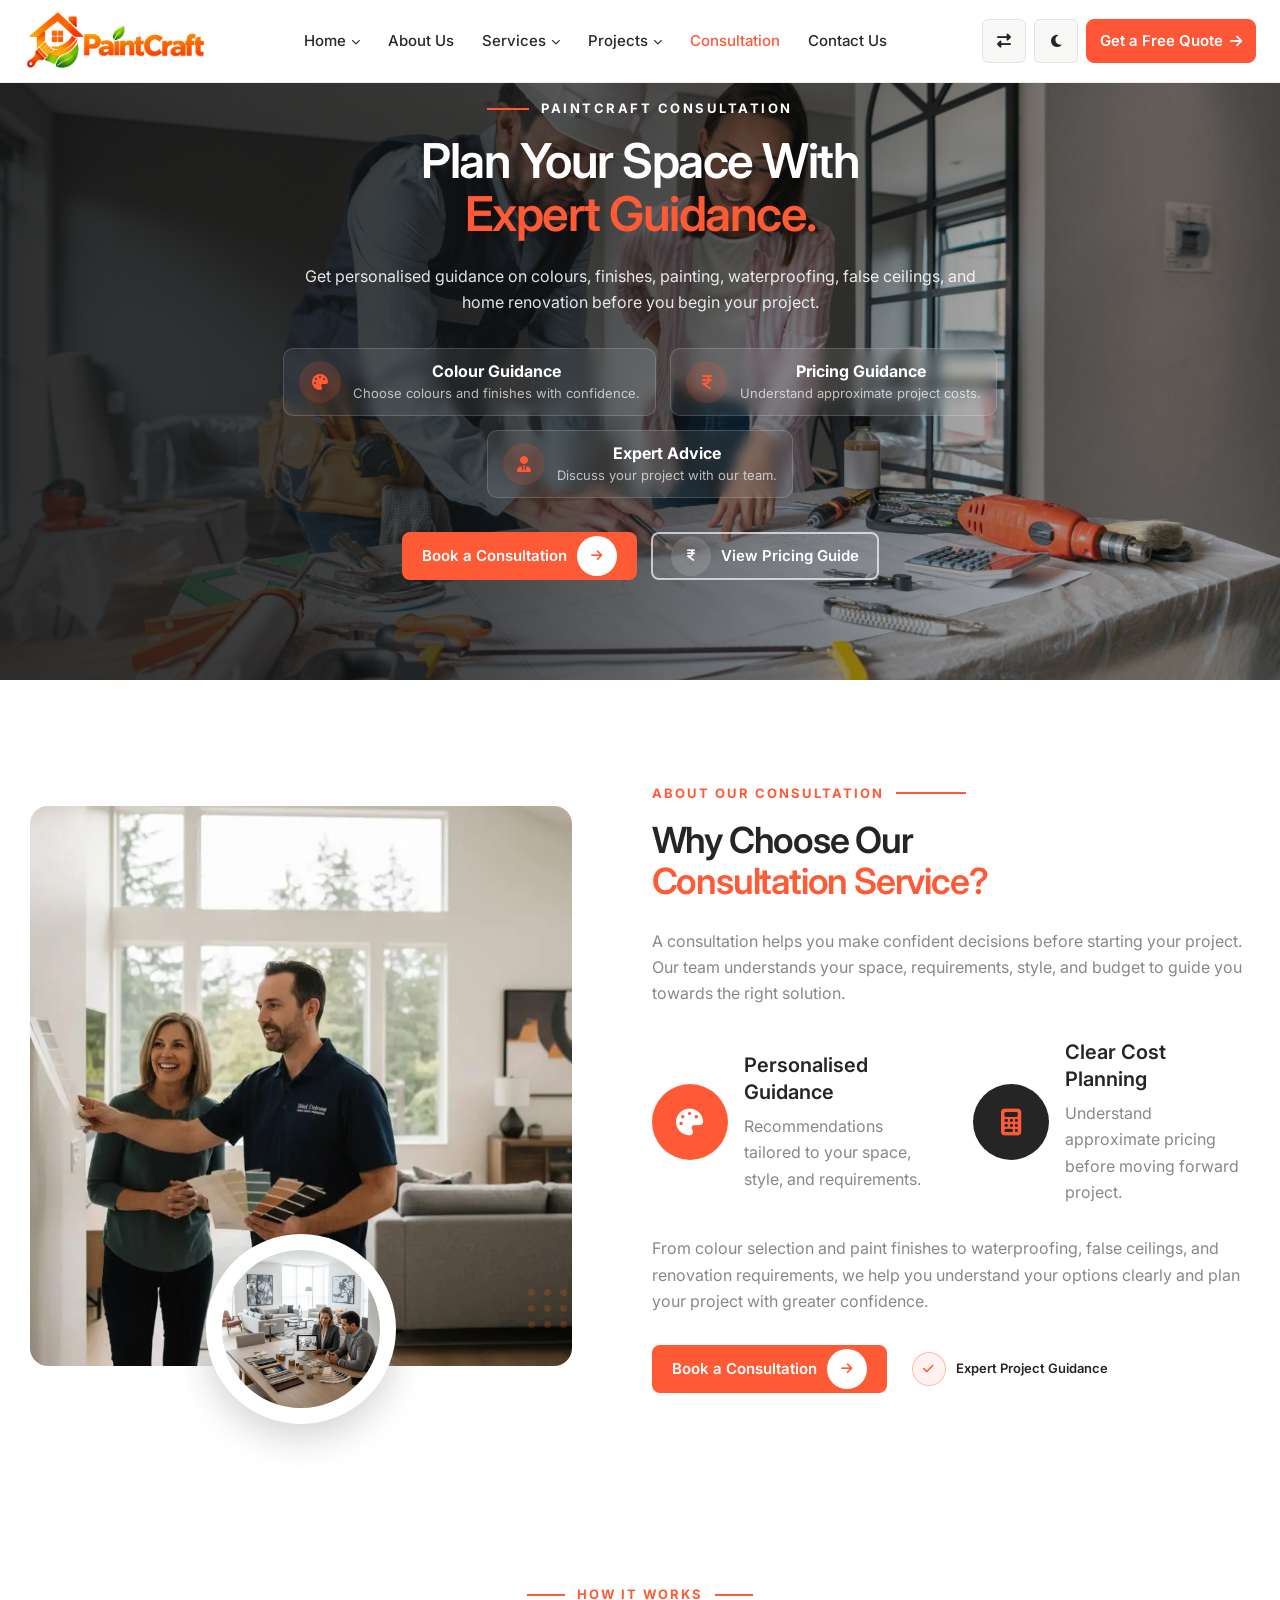
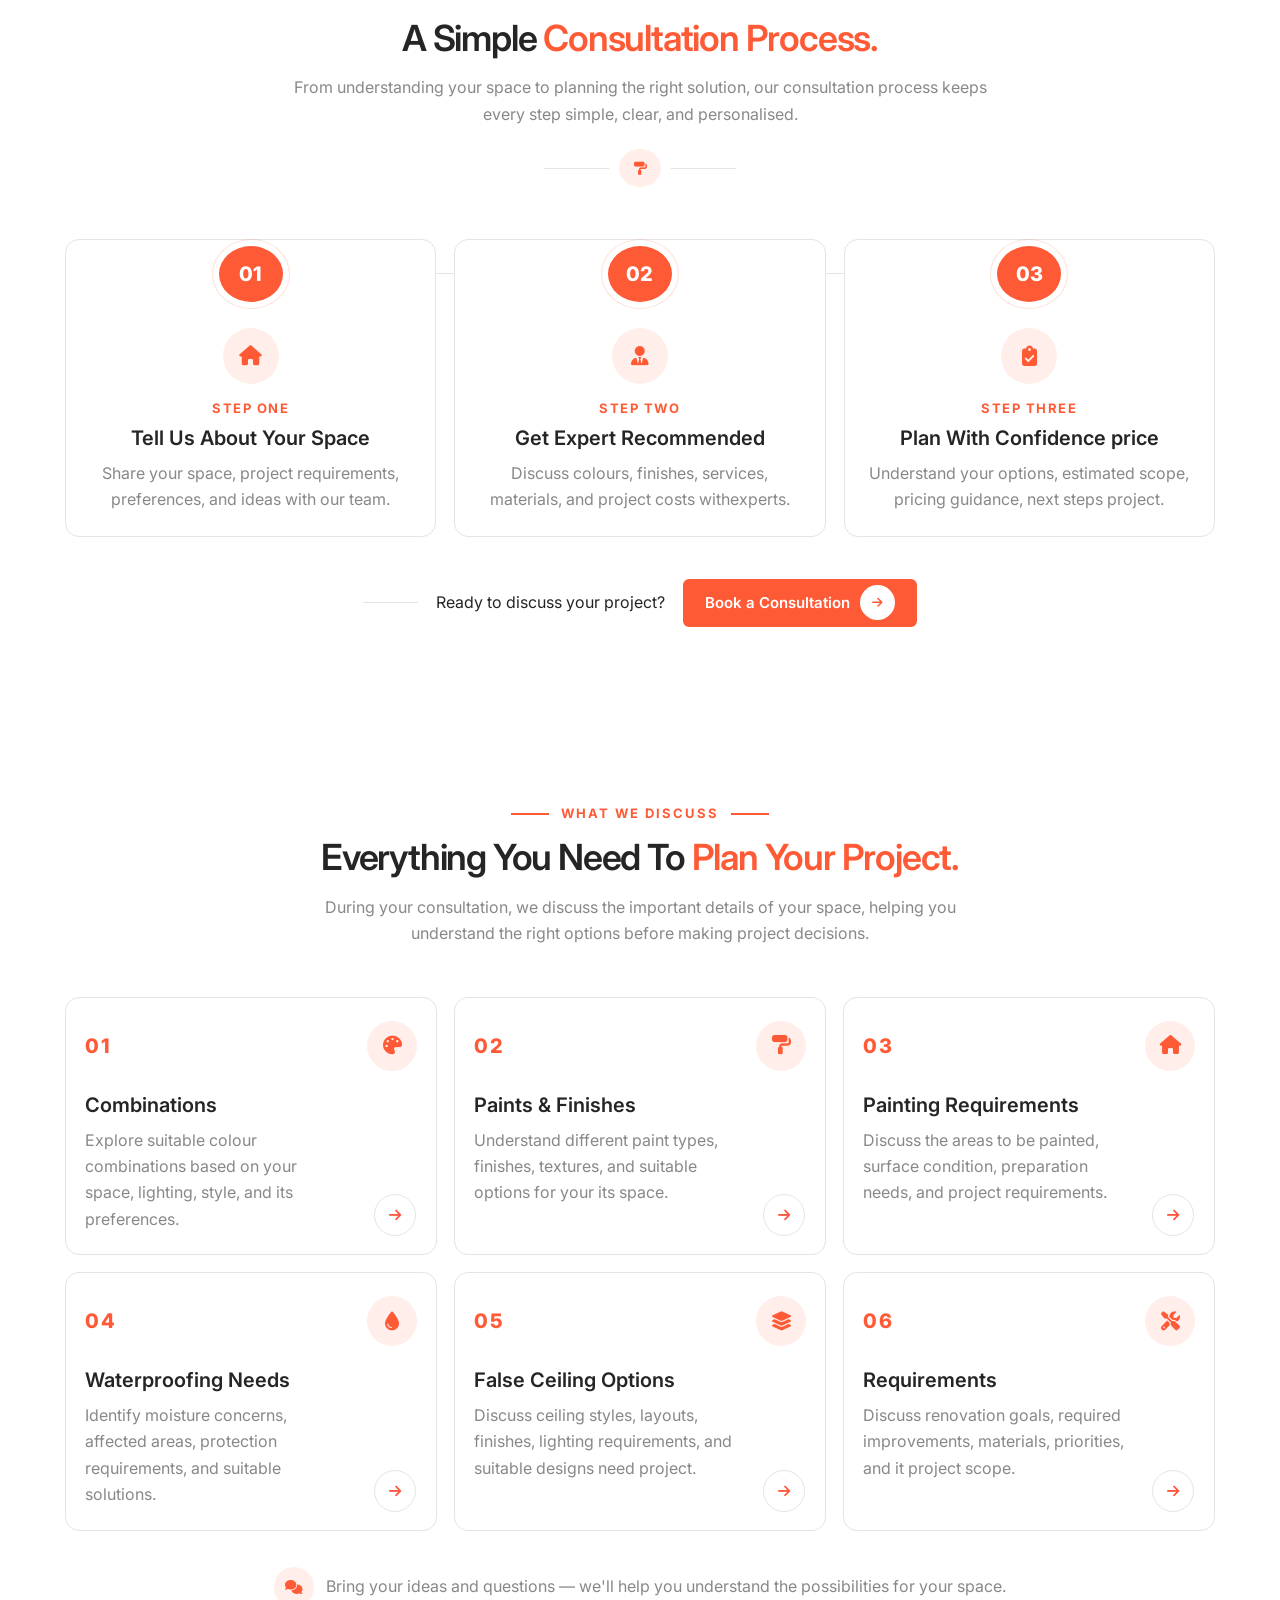
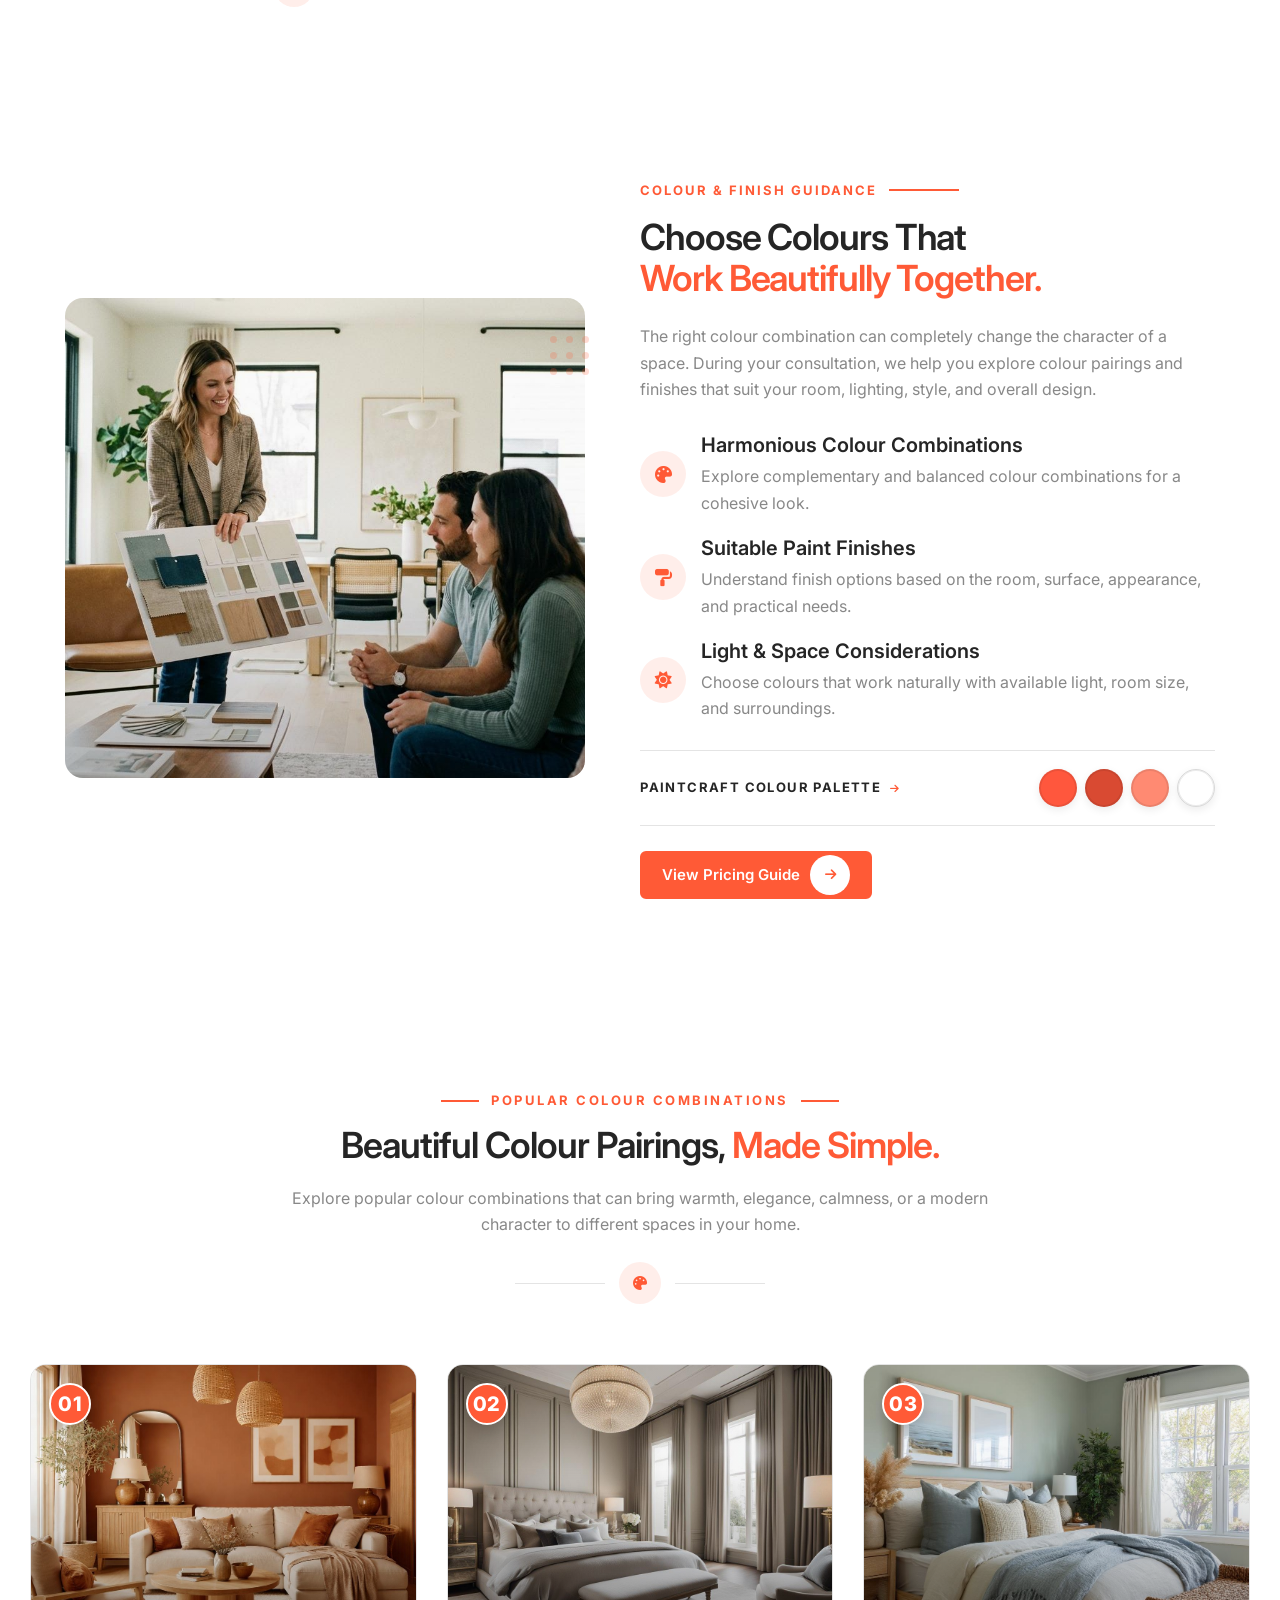
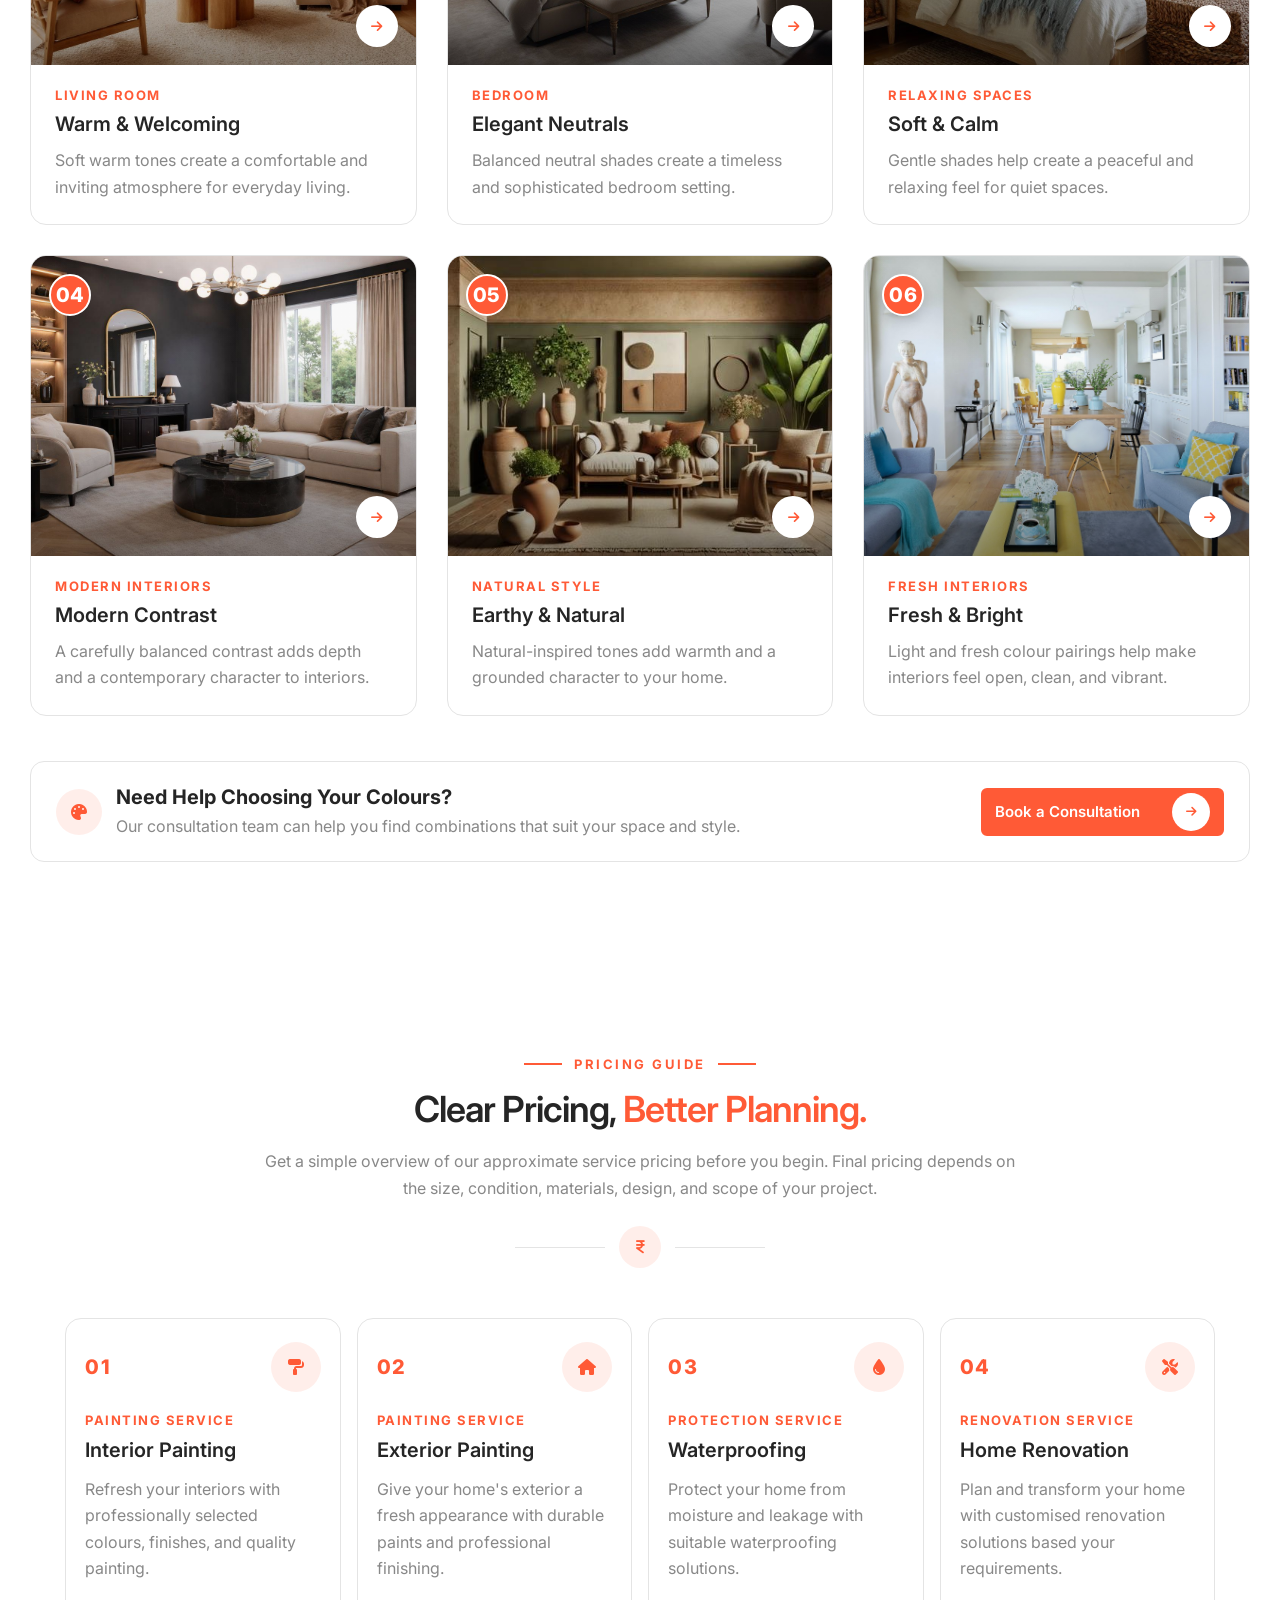
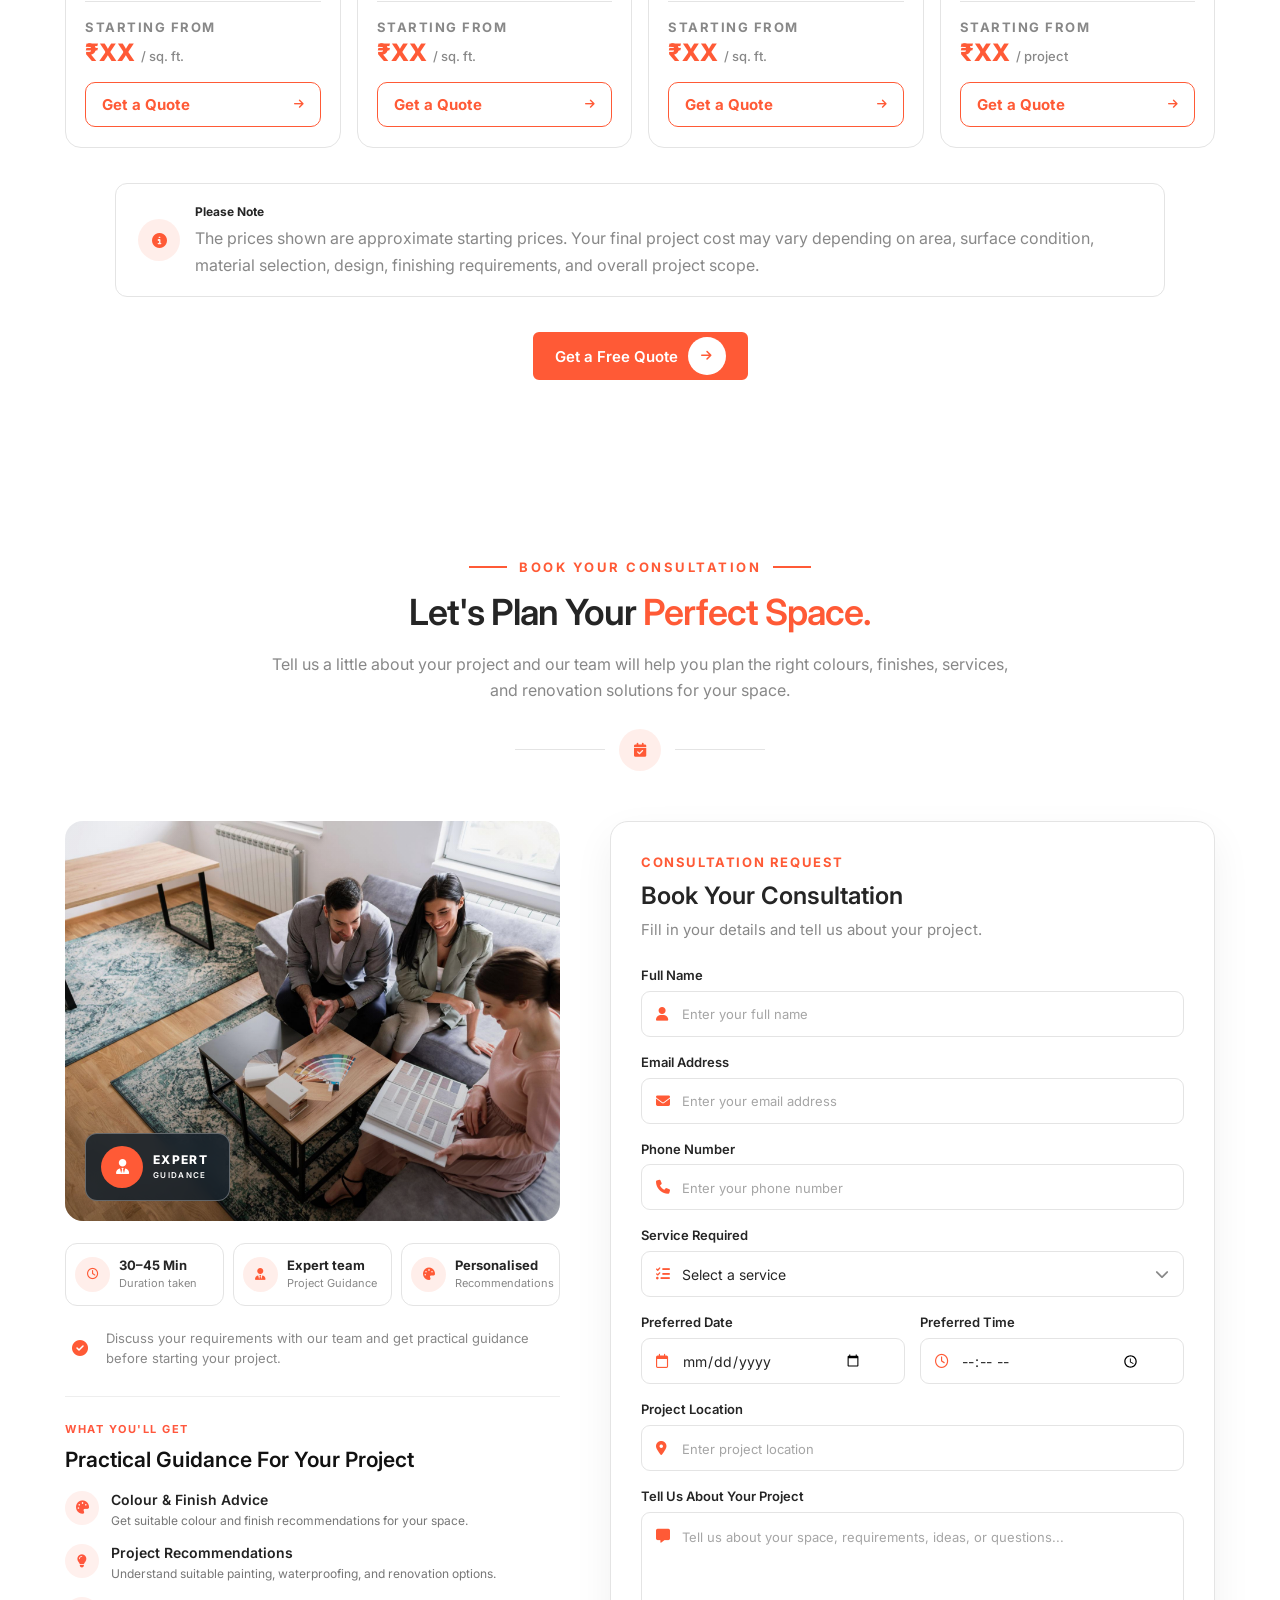
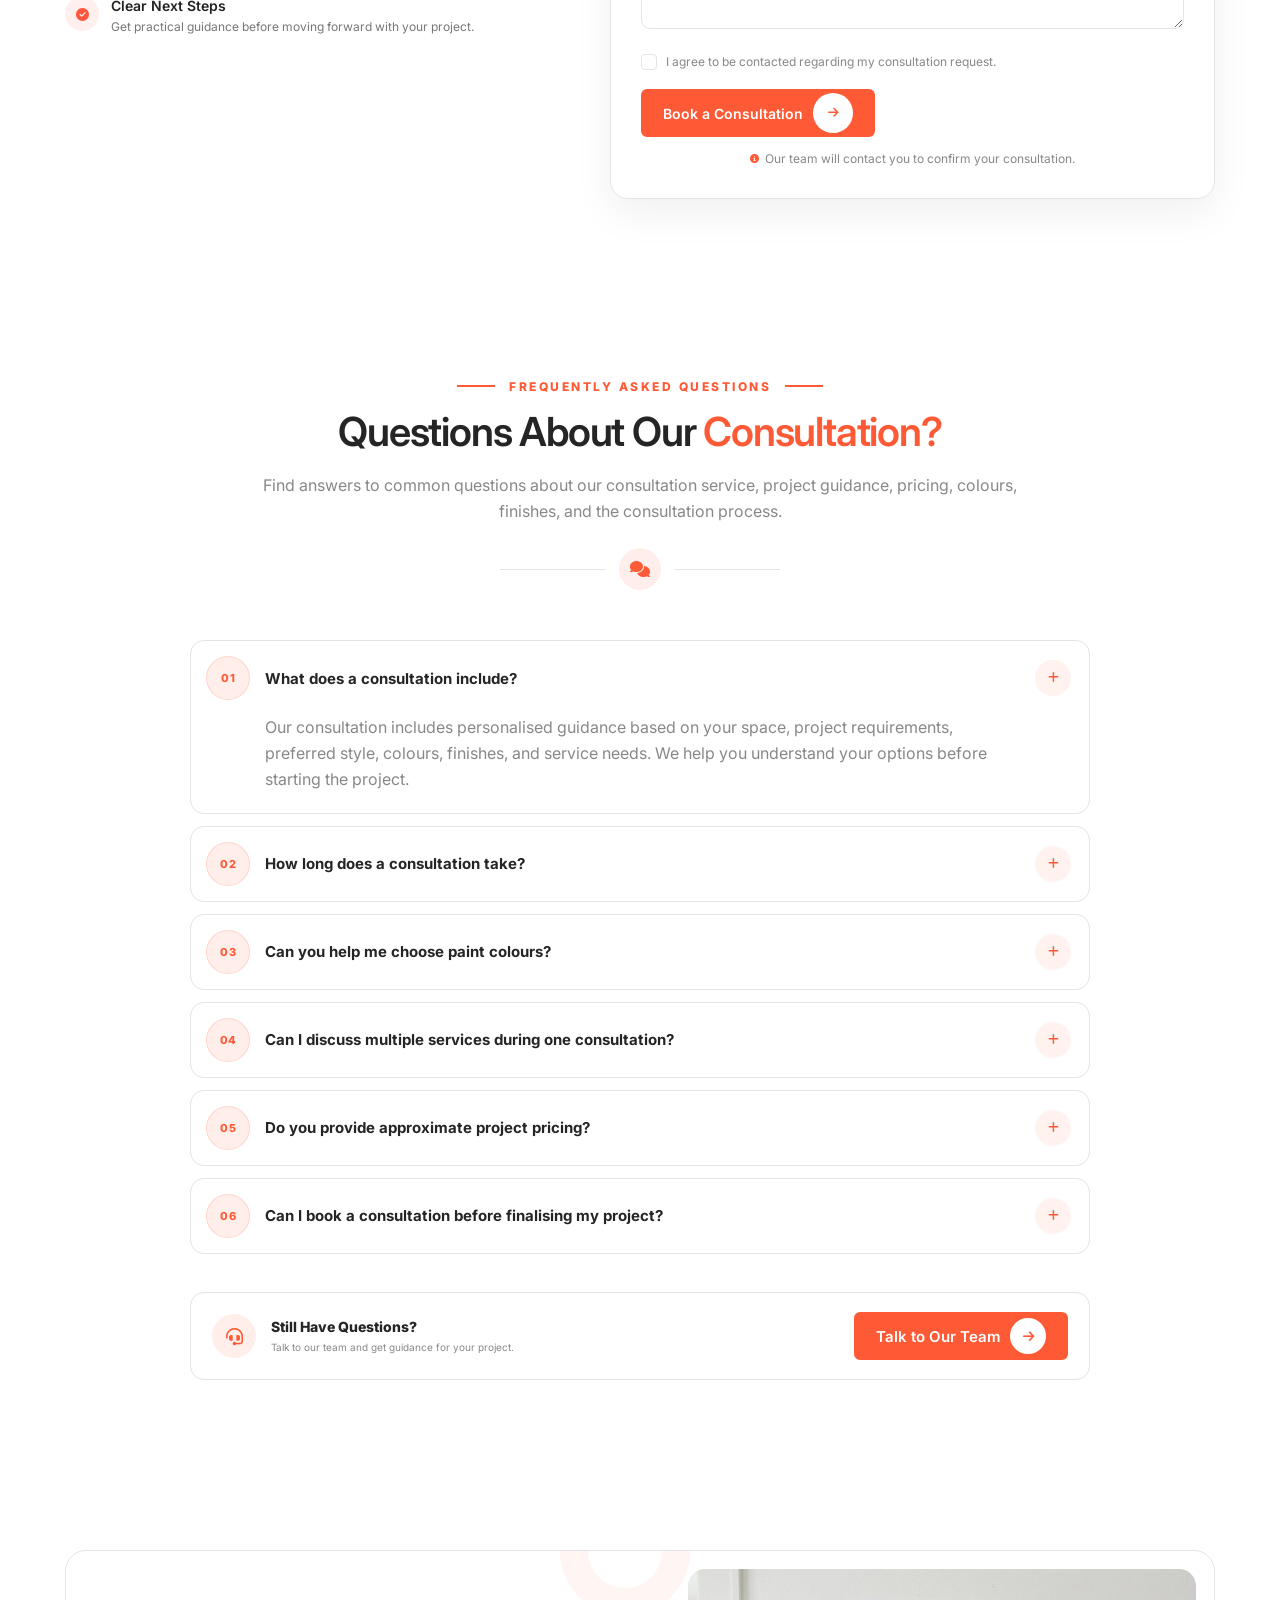
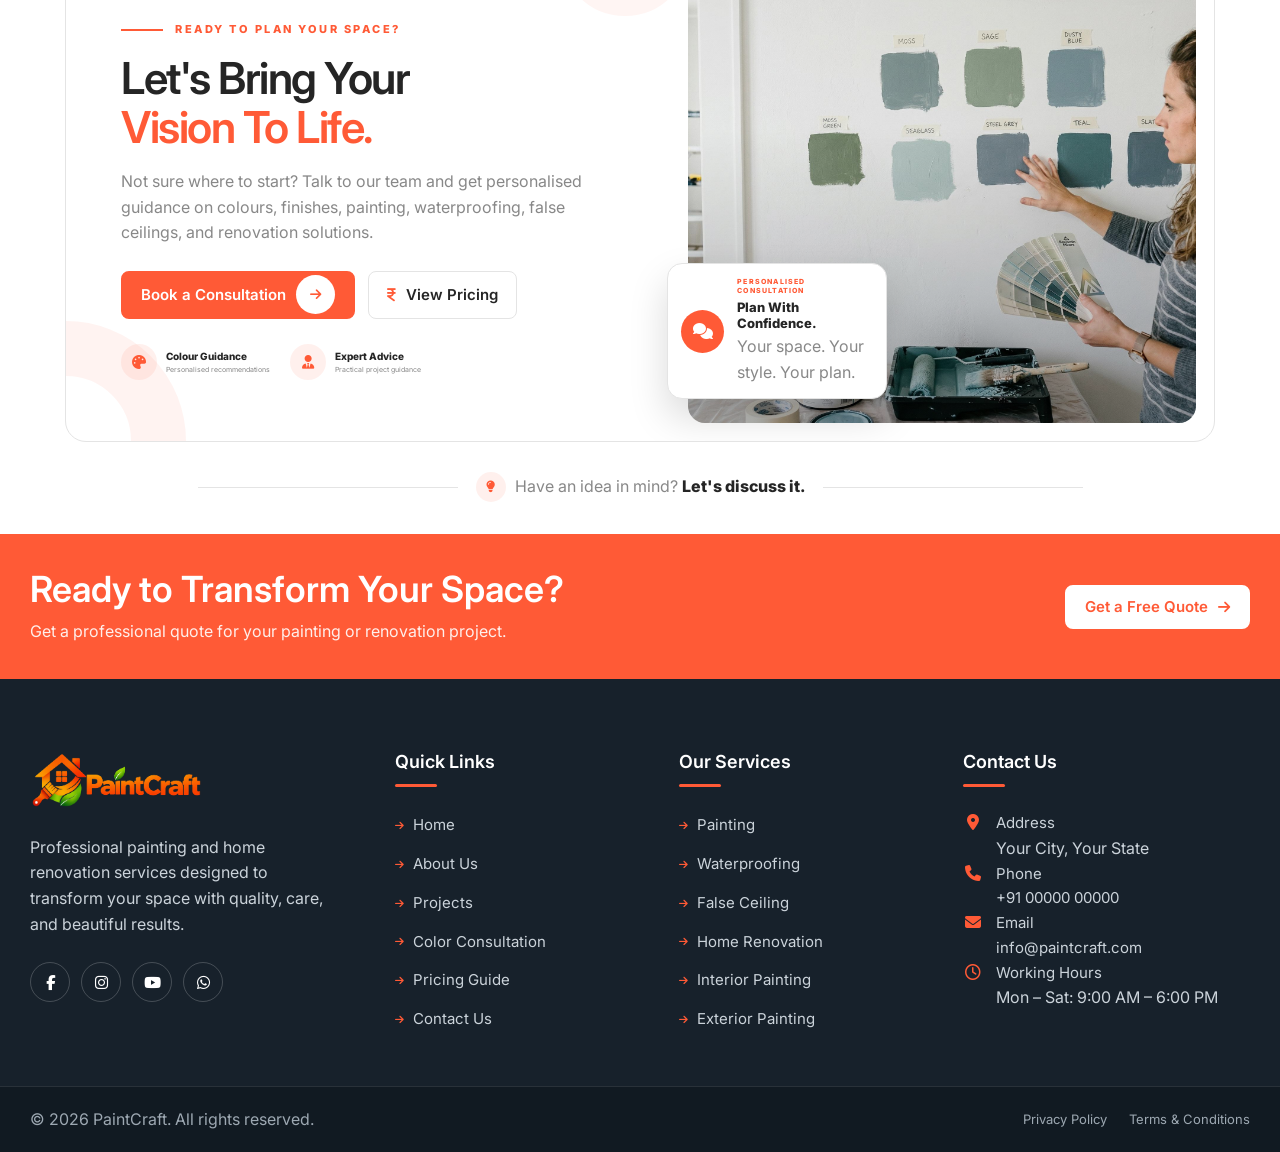
<file: consultation.html>
<!DOCTYPE html>
<html lang="en" dir="ltr">

<head>

    <!-- =========================================================
         META
    ========================================================== -->

    <meta charset="UTF-8">

    <meta
        name="viewport"
        content="width=device-width, initial-scale=1.0"
    >

    <meta
        name="description"
        content="PaintCraft - Professional Painting & Home Renovation Services"
    >

    <meta
        name="keywords"
        content="painting, home renovation, interior painting, exterior painting, waterproofing"
    >

    <meta
        name="author"
        content="PaintCraft"
    >

    <title>PaintCraft | Painting & Renovation</title>
<link
    rel="icon"
    type="image/png"
    href="images/logo.png"
>

    <!-- =========================================================
         GOOGLE FONT
         Inter - Used Consistently Throughout Website
    ========================================================== -->

    <link
        rel="preconnect"
        href="https://fonts.googleapis.com"
    >

    <link
        rel="preconnect"
        href="https://fonts.gstatic.com"
        crossorigin
    >

    <link
        href="https://fonts.googleapis.com/css2?family=Inter:wght@400;500;600;700;800&display=swap"
        rel="stylesheet"
    >


    <!-- =========================================================
         FONT AWESOME
    ========================================================== -->

    <link
        rel="stylesheet"
        href="https://cdnjs.cloudflare.com/ajax/libs/font-awesome/6.5.2/css/all.min.css"
    >


    <!-- =========================================================
         MAIN CSS
    ========================================================== -->

    <link
        rel="stylesheet"
        href="css/style.css"
    >


    <!-- =========================================================
         RESPONSIVE CSS
    ========================================================== -->

    <link
        rel="stylesheet"
        href="css/responsive.css"
    >

</head>


<body>

    <!-- =========================================================
         SITE HEADER
    ========================================================== -->

    <header class="site-header">


        <!-- =====================================================
             HEADER CONTAINER
        ====================================================== -->

        <div class="header-container">


            <!-- =================================================
                 LOGO
            ================================================== -->

            <a
                href="index.html"
                class="site-logo"
                aria-label="PaintCraft Home"
            >

                <img
                    src="images/logo.png"
                    alt="PaintCraft"
                    class="logo-image"
                >

            </a>


            <!-- =================================================
                 DESKTOP NAVIGATION
            ================================================== -->

            <nav
                class="desktop-navigation"
                aria-label="Main Navigation"
            >

                <ul class="nav-menu">


                    <!-- =========================================
                         HOME
                    ========================================== -->

                    <li class="nav-item has-dropdown">

                        <button
                            type="button"
                            class="nav-link dropdown-toggle"
                            aria-expanded="false"
                        >

                            <span>Home</span>

                            <i class="fa-solid fa-chevron-down"></i>

                        </button>


                        <ul class="dropdown-menu">

                            <li>
                                <a href="index.html">
                                    Home 1
                                </a>
                            </li>

                            <li>
                                <a href="home-2.html">
                                    Home 2
                                </a>
                            </li>

                        </ul>

                    </li>


                    <!-- =========================================
                         ABOUT US
                    ========================================== -->

                    <li class="nav-item">

                        <a
                            href="about.html"
                            class="nav-link"
                        >
                            About Us
                        </a>

                    </li>


                    <!-- =========================================
                         SERVICES
                    ========================================== -->

                    <li class="nav-item has-dropdown">

                        <button
                            type="button"
                            class="nav-link dropdown-toggle"
                            aria-expanded="false"
                        >

                            <span>Services</span>

                            <i class="fa-solid fa-chevron-down"></i>

                        </button>


                        <ul class="dropdown-menu">

                            <li>
                                <a href="painting.html">
                                    Painting
                                </a>
                            </li>

                            <li>
                                <a href="waterproofing.html">
                                    Waterproofing
                                </a>
                            </li>

                            <li>
                                <a href="false-ceiling.html">
                                    False Ceiling
                                </a>
                            </li>

                            <li>
                                <a href="home-renovation.html">
                                    Home Renovation
                                </a>
                            </li>

                        </ul>

                    </li>


                    <!-- =========================================
                         PROJECTS
                    ========================================== -->

                    <li class="nav-item has-dropdown">

                        <button
                            type="button"
                            class="nav-link dropdown-toggle"
                            aria-expanded="false"
                        >

                            <span>Projects</span>

                            <i class="fa-solid fa-chevron-down"></i>

                        </button>


                        <ul class="dropdown-menu">

                            

                            <li>
                                <a href="interior-projects.html">
                                    Interior Projects
                                </a>
                            </li>

                            <li>
                                <a href="exterior-projects.html">
                                    Exterior Projects
                                </a>
                            </li>

                            

                           

                        </ul>

                    </li>


                    <!-- =========================================
                         COLOR CONSULTATION
                    ========================================== -->

                    <li class="nav-item">

                        <a
                            href="consultation.html"
                            class="nav-link active"
                        >
                            Consultation
                        </a>

                    </li>


                    


                    <!-- =========================================
                         CONTACT US
                    ========================================== -->

                    <li class="nav-item">

                        <a
                            href="contact.html"
                            class="nav-link"
                        >
                            Contact Us
                        </a>

                    </li>

                </ul>

            </nav>


            <!-- =================================================
                 DESKTOP HEADER ACTIONS

                 IMPORTANT:
                 These buttons are ONLY for desktop.
            ================================================== -->

            <div class="desktop-header-actions">


                <!-- =============================================
                     RTL TOGGLE
                ============================================== -->

                <button
                    type="button"
                    class="header-action-btn rtl-btn"
                    id="rtlToggle"
                    aria-label="Switch to RTL"
                    aria-pressed="false"
                >

                    <i class="fa-solid fa-right-left"></i>

                </button>


                <!-- =============================================
                     DARK MODE TOGGLE
                ============================================== -->

                <button
                    type="button"
                    class="header-action-btn dark-mode-btn"
                    id="darkModeToggle"
                    aria-label="Toggle dark mode"
                    aria-pressed="false"
                >

                    <i class="fa-solid fa-moon"></i>

                </button>


                

                <!-- =============================================
                     GET A FREE QUOTE
                ============================================== -->

                <a
    href="get a quote.html"
    class="primary-btn header-quote-btn"
>
    <span>Get a Free Quote</span>
    <i class="fa-solid fa-arrow-right"></i>
</a>


            </div>


            <!-- =================================================
                 HAMBURGER BUTTON

                 MOBILE
                 IPAD MINI
                 IPAD PRO
            ================================================== -->

            <button
                type="button"
                class="hamburger-button"
                id="hamburgerButton"
                aria-label="Open menu"
                aria-expanded="false"
                aria-controls="mobileNavigation"
            >

                <span class="hamburger-line"></span>

                <span class="hamburger-line"></span>

                <span class="hamburger-line"></span>

            </button>


        </div>


        <!-- =====================================================
             MOBILE / TABLET NAVIGATION

             ALL MENUS + ALL BUTTONS ARE INSIDE
             THE HAMBURGER MENU
        ====================================================== -->

        <div
            class="mobile-navigation"
            id="mobileNavigation"
            aria-hidden="true"
        >

            <div class="mobile-navigation-inner">


                <!-- =================================================
                     MOBILE MENU HEADER
                ================================================== -->

                <div class="mobile-menu-header">

                    <span class="mobile-menu-title">
                        Menu
                    </span>


                    <button
                        type="button"
                        class="mobile-menu-close"
                        id="mobileMenuClose"
                        aria-label="Close menu"
                    >

                        <i class="fa-solid fa-xmark"></i>

                    </button>

                </div>


                <!-- =================================================
                     MOBILE NAVIGATION
                ================================================== -->

                <nav
                    class="mobile-menu"
                    aria-label="Mobile Navigation"
                >

                    <ul class="mobile-nav-list">


                        <!-- =========================================
                             HOME
                        ========================================== -->

                        <li class="mobile-nav-item has-mobile-dropdown">

                            <button
                                type="button"
                                class="mobile-nav-link mobile-dropdown-toggle"
                                aria-expanded="false"
                            >

                                <span>
                                    Home
                                </span>

                                <i class="fa-solid fa-chevron-down"></i>

                            </button>


                            <ul class="mobile-dropdown-menu">

                                <li>
                                    <a href="index.html">
                                        Home 1
                                    </a>
                                </li>

                                <li>
                                    <a href="home-2.html">
                                        Home 2
                                    </a>
                                </li>

                            </ul>

                        </li>


                        <!-- =========================================
                             ABOUT US
                        ========================================== -->

                        <li class="mobile-nav-item">

                            <a
                                href="about.html"
                                class="mobile-nav-link"
                            >
                                About Us
                            </a>

                        </li>


                        <!-- =========================================
                             SERVICES
                        ========================================== -->

                        <li class="mobile-nav-item has-mobile-dropdown">

                            <button
                                type="button"
                                class="mobile-nav-link mobile-dropdown-toggle"
                                aria-expanded="false"
                            >

                                <span>
                                    Services
                                </span>

                                <i class="fa-solid fa-chevron-down"></i>

                            </button>


                            <ul class="mobile-dropdown-menu">

                                <li>
                                    <a href="painting.html">
                                        Painting
                                    </a>
                                </li>

                                <li>
                                    <a href="waterproofing.html">
                                        Waterproofing
                                    </a>
                                </li>

                                <li>
                                    <a href="false-ceiling.html">
                                        False Ceiling
                                    </a>
                                </li>

                                <li>
                                    <a href="home-renovation.html">
                                        Home Renovation
                                    </a>
                                </li>

                            </ul>

                        </li>


                        <!-- =========================================
                             PROJECTS
                        ========================================== -->

                        <li class="mobile-nav-item has-mobile-dropdown">

                            <button
                                type="button"
                                class="mobile-nav-link mobile-dropdown-toggle"
                                aria-expanded="false"
                            >

                                <span>
                                    Projects
                                </span>

                                <i class="fa-solid fa-chevron-down"></i>

                            </button>


                            <ul class="mobile-dropdown-menu">

                                

                                <li>
                                    <a href="interior-projects.html">
                                        Interior Projects
                                    </a>
                                </li>

                                <li>
                                    <a href="exterior-projects.html">
                                        Exterior Projects
                                    </a>
                                </li>

                              

                                

                            </ul>

                        </li>


                        <!-- =========================================
                             COLOR CONSULTATION
                        ========================================== -->

                        <li class="mobile-nav-item">

                            <a
                                href="consultation.html"
                                class="mobile-nav-link active"
                            >
                                Consultation
                            </a>

                        </li>


                        


                        <!-- =========================================
                             CONTACT US
                        ========================================== -->

                        <li class="mobile-nav-item">

                            <a
                                href="contact.html"
                                class="mobile-nav-link"
                            >
                                Contact Us
                            </a>

                        </li>


                    </ul>

                </nav>


                <!-- =================================================
                     MOBILE HEADER ACTIONS

                     THESE ARE INSIDE THE HAMBURGER DRAWER

                     RTL
                     DARK MODE
                     LOGIN
                     GET A FREE QUOTE
                ================================================== -->

                <div class="mobile-header-actions">


                    <!-- =============================================
                         RTL TOGGLE
                    ============================================== -->

                    <button
                        type="button"
                        class="mobile-action-btn rtl-btn"
                        id="mobileRtlToggle"
                        aria-label="Switch to RTL"
                        aria-pressed="false"
                    >

                        <i class="fa-solid fa-right-left"></i>

                    </button>


                    <!-- =============================================
                         DARK MODE TOGGLE
                    ============================================== -->

                    <button
                        type="button"
                        class="mobile-action-btn dark-mode-btn"
                        id="mobileDarkModeToggle"
                        aria-label="Toggle dark mode"
                        aria-pressed="false"
                    >

                        <i class="fa-solid fa-moon"></i>

                    </button>


                    

                    <!-- =============================================
                         GET A FREE QUOTE
                    ============================================== -->

                    <!-- =================================================
     GET A FREE QUOTE — MOBILE PRIMARY CTA
================================================== -->

<a
    href="get a quote.html"
    class="primary-btn mobile-quote-btn"
>
    <span>
        Get a Free Quote
    </span>

    <i class="fa-solid fa-arrow-right"></i>
</a>


                </div>


            </div>

        </div>


    </header>


    <!-- =========================================================
         MAIN CONTENT
    ========================================================== -->

    <main id="main-content">
<!-- =========================================================
     CONSULTATION PAGE
     SECTION 01: CONSULTATION HERO
     PART 1 - HTML
========================================================= -->

<section class="consultation-hero-section" id="consultationHero">

    <!-- Background -->
    <div class="consultation-hero-background">
        <img
            src="images/consultation-hero.jpg"
            alt="PaintCraft home consultation"
            class="consultation-hero-background-image"
        >
    </div>

    <!-- Overlay -->
    <div class="consultation-hero-overlay"></div>

    <!-- Content -->
    <div class="consultation-hero-container">

        <div class="consultation-hero-content">

            <!-- Eyebrow -->
            <span class="consultation-hero-eyebrow">
                PAINTCRAFT CONSULTATION
            </span>

            <!-- Heading -->
            <h1 class="consultation-hero-title">
                Plan Your Space With
                <span>Expert Guidance.</span>
            </h1>

            <!-- Description -->
            <p class="consultation-hero-description">
                Get personalised guidance on colours, finishes, painting,
                waterproofing, false ceilings, and home renovation before
                you begin your project.
            </p>

            <!-- Highlights -->
            <div class="consultation-hero-highlights">

                <div class="consultation-hero-highlight">
                    <span class="consultation-hero-highlight-icon">
                        <i class="fa-solid fa-palette"></i>
                    </span>

                    <div class="consultation-hero-highlight-content">
                        <strong>Colour Guidance</strong>
                        <span>Choose colours and finishes with confidence.</span>
                    </div>
                </div>

                <div class="consultation-hero-highlight">
                    <span class="consultation-hero-highlight-icon">
                        <i class="fa-solid fa-indian-rupee-sign"></i>
                    </span>

                    <div class="consultation-hero-highlight-content">
                        <strong>Pricing Guidance</strong>
                        <span>Understand approximate project costs.</span>
                    </div>
                </div>

                <div class="consultation-hero-highlight">
                    <span class="consultation-hero-highlight-icon">
                        <i class="fa-solid fa-user-tie"></i>
                    </span>

                    <div class="consultation-hero-highlight-content">
                        <strong>Expert Advice</strong>
                        <span>Discuss your project with our team.</span>
                    </div>
                </div>

            </div>

            <!-- Actions -->
            <div class="consultation-hero-actions">

                <a
                    href="get-a-quote.html"
                    class="consultation-hero-primary-button"
                >
                    <span>Book a Consultation</span>
                    <span class="consultation-hero-button-icon">
                        <i class="fa-solid fa-arrow-right"></i>
                    </span>
                </a>

                <a
                    href="#consultationPricing"
                    class="consultation-hero-secondary-button"
                >
                    <span class="consultation-hero-button-icon">
                        <i class="fa-solid fa-indian-rupee-sign"></i>
                    </span>
                    <span>View Pricing Guide</span>
                </a>

            </div>

        </div>

    </div>

</section>
<!-- =========================================================
     CONSULTATION PAGE
     SECTION 02: WHY CHOOSE A CONSULTATION
     PART 1 - HTML
========================================================= -->

<section class="consultation-why-section" id="consultationWhyChoose">

    <div class="consultation-why-container">

        <!-- ================================================
             LEFT VISUAL
        ================================================= -->

        <div class="consultation-why-visual">

            <div class="consultation-why-main-image-wrapper">
                <img
                    src="images/consultation-why-main.jpg"
                    alt="PaintCraft consultation and home interior"
                    class="consultation-why-main-image"
                >
            </div>

            <!-- Circular Image Badge -->
            <div class="consultation-why-circle-image">
                <img
                    src="images/consultation-why-detail.jpg"
                    alt="PaintCraft home consultation detail"
                    class="consultation-why-circle-image-photo"
                >
            </div>

            <!-- Decorative Dots -->
            <div class="consultation-why-decoration" aria-hidden="true">
                <span></span>
                <span></span>
                <span></span>
                <span></span>
                <span></span>
                <span></span>
                <span></span>
                <span></span>
                <span></span>
            </div>

        </div>


        <!-- ================================================
             RIGHT CONTENT
        ================================================= -->

        <div class="consultation-why-content">

            <span class="consultation-why-eyebrow">
                ABOUT OUR CONSULTATION
            </span>

            <h2 class="consultation-why-title">
                Why Choose Our
                <span>Consultation Service?</span>
            </h2>

            <p class="consultation-why-description">
                A consultation helps you make confident decisions before
                starting your project. Our team understands your space,
                requirements, style, and budget to guide you towards the
                right solution.
            </p>


            <!-- ============================================
                 TWO KEY FEATURES
            ============================================= -->

            <div class="consultation-why-feature-row">

                <article class="consultation-why-feature">

                    <span class="consultation-why-feature-icon">
                        <i class="fa-solid fa-palette"></i>
                    </span>

                    <div class="consultation-why-feature-content">
                        <h3>Personalised Guidance</h3>
                        <p>
                            Recommendations tailored to your space,
                            style, and requirements.
                        </p>
                    </div>

                </article>


                <article class="consultation-why-feature">

                    <span class="consultation-why-feature-icon consultation-why-feature-icon-dark">
                        <i class="fa-solid fa-calculator"></i>
                    </span>

                    <div class="consultation-why-feature-content">
                        <h3>Clear Cost Planning</h3>
                        <p>
                            Understand approximate pricing before
                            moving forward project.
                        </p>
                    </div>

                </article>

            </div>


            <!-- Supporting Text -->

            <p class="consultation-why-supporting-text">
                From colour selection and paint finishes to waterproofing,
                false ceilings, and renovation requirements, we help you
                understand your options clearly and plan your project
                with greater confidence.
            </p>


            <!-- Bottom Actions -->

            <div class="consultation-why-actions">

                <a
                    href="get-a-quote.html"
                    class="consultation-why-primary-button"
                >
                    <span>Book a Consultation</span>
                    <span class="consultation-why-button-icon">
                        <i class="fa-solid fa-arrow-right"></i>
                    </span>
                </a>

                <div class="consultation-why-check-item">
                    <span class="consultation-why-check-icon">
                        <i class="fa-solid fa-check"></i>
                    </span>
                    <span>Expert Project Guidance</span>
                </div>

            </div>

        </div>

    </div>

</section>
<!-- =========================================================
     CONSULTATION PAGE
     SECTION 03: HOW OUR CONSULTATION WORKS
     PART 1 - HTML
========================================================= -->

<section class="consultation-process-section" id="consultationProcess">

    <div class="consultation-process-container">

        <!-- ================================================
             SECTION HEADER
        ================================================= -->

        <div class="consultation-process-header">

            <span class="consultation-process-eyebrow">
                HOW IT WORKS
            </span>

            <h2 class="consultation-process-title">
                A Simple
                <span>Consultation Process.</span>
            </h2>

            <p class="consultation-process-intro">
                From understanding your space to planning the right
                solution, our consultation process keeps every step
                simple, clear, and personalised.
            </p>

            <div
                class="consultation-process-divider"
                aria-hidden="true"
            >
                <span></span>
                <i class="fa-solid fa-paint-roller"></i>
                <span></span>
            </div>

        </div>


        <!-- ================================================
             PROCESS STEPS
        ================================================= -->

        <div class="consultation-process-grid">


            <!-- STEP 01 -->

            <article class="consultation-process-step">

                <div class="consultation-process-step-top">

                    <span class="consultation-process-step-number">
                        01
                    </span>

                    <span
                        class="consultation-process-step-line"
                        aria-hidden="true"
                    ></span>

                </div>

                <div class="consultation-process-step-icon">
                    <i class="fa-solid fa-house"></i>
                </div>

                <div class="consultation-process-step-content">

                    <span class="consultation-process-step-label">
                        STEP ONE
                    </span>

                    <h3>
                        Tell Us About Your Space
                    </h3>

                    <p>
                        Share your space, project requirements,
                        preferences, and ideas with our team.
                    </p>

                </div>

            </article>


            <!-- STEP 02 -->

            <article class="consultation-process-step">

                <div class="consultation-process-step-top">

                    <span class="consultation-process-step-number">
                        02
                    </span>

                    <span
                        class="consultation-process-step-line"
                        aria-hidden="true"
                    ></span>

                </div>

                <div class="consultation-process-step-icon">
                    <i class="fa-solid fa-user-tie"></i>
                </div>

                <div class="consultation-process-step-content">

                    <span class="consultation-process-step-label">
                        STEP TWO
                    </span>

                    <h3>
                        Get Expert Recommended
                    </h3>

                    <p>
                        Discuss colours, finishes, services, materials,
                        and project costs withexperts.
                    </p>

                </div>

            </article>


            <!-- STEP 03 -->

            <article class="consultation-process-step">

                <div class="consultation-process-step-top">

                    <span class="consultation-process-step-number">
                        03
                    </span>

                </div>

                <div class="consultation-process-step-icon">
                    <i class="fa-solid fa-clipboard-check"></i>
                </div>

                <div class="consultation-process-step-content">

                    <span class="consultation-process-step-label">
                        STEP THREE
                    </span>

                    <h3>
                        Plan With Confidence price
                    </h3>

                    <p>
                        Understand your options, estimated scope,
                        pricing guidance, next steps project.
                    </p>

                </div>

            </article>

        </div>


        <!-- ================================================
             BOTTOM CTA
        ================================================= -->

        <div class="consultation-process-bottom">

            <div class="consultation-process-bottom-line"></div>

            <p>
                Ready to discuss your project?
            </p>

            <a
                href="get-a-quote.html"
                class="consultation-process-button"
            >
                <span>Book a Consultation</span>

                <span class="consultation-process-button-icon">
                    <i class="fa-solid fa-arrow-right"></i>
                </span>
            </a>

        </div>

    </div>

</section>
<!-- =========================================================
     CONSULTATION PAGE
     SECTION 04: WHAT WE DISCUSS
     PART 1 - HTML
========================================================= -->

<section class="consultation-discuss-section" id="consultationDiscuss">

    <div class="consultation-discuss-container">

        <!-- ================================================
             SECTION HEADER
        ================================================= -->

        <div class="consultation-discuss-header">

            <span class="consultation-discuss-eyebrow">
                WHAT WE DISCUSS
            </span>

            <h2 class="consultation-discuss-title">
                Everything You Need To
                <span>Plan Your Project.</span>
            </h2>

            <p class="consultation-discuss-intro">
                During your consultation, we discuss the important details
                of your space, helping you understand the right options
                before making project decisions.
            </p>

        </div>


        <!-- ================================================
             DISCUSSION GRID
        ================================================= -->

        <div class="consultation-discuss-grid">


            <!-- CARD 01 -->

            <article class="consultation-discuss-card">

                <div class="consultation-discuss-card-top">

                    <span class="consultation-discuss-number">
                        01
                    </span>

                    <span class="consultation-discuss-icon">
                        <i class="fa-solid fa-palette"></i>
                    </span>

                </div>

                <div class="consultation-discuss-card-content">

                    <h3>
                        Combinations
                    </h3>

                    <p>
                        Explore suitable colour combinations based on
                        your space, lighting, style, and its preferences.
                    </p>

                </div>

                <a
    href="interior-projects.html"
    class="consultation-discuss-arrow"
    aria-label="Go to consultation page"
>
    <i class="fa-solid fa-arrow-right"></i>
</a>

            </article>


            <!-- CARD 02 -->

            <article class="consultation-discuss-card">

                <div class="consultation-discuss-card-top">

                    <span class="consultation-discuss-number">
                        02
                    </span>

                    <span class="consultation-discuss-icon">
                        <i class="fa-solid fa-paint-roller"></i>
                    </span>

                </div>

                <div class="consultation-discuss-card-content">

                    <h3>
                        Paints &amp; Finishes
                    </h3>

                    <p>
                        Understand different paint types, finishes,
                        textures, and suitable options for your its space.
                    </p>

                </div>

                <a
    href="painting.html"
    class="consultation-discuss-arrow"
    aria-label="Go to consultation page"
>
    <i class="fa-solid fa-arrow-right"></i>
</a>

            </article>


            <!-- CARD 03 -->

            <article class="consultation-discuss-card">

                <div class="consultation-discuss-card-top">

                    <span class="consultation-discuss-number">
                        03
                    </span>

                    <span class="consultation-discuss-icon">
                        <i class="fa-solid fa-house"></i>
                    </span>

                </div>

                <div class="consultation-discuss-card-content">

                    <h3>
                        Painting Requirements
                    </h3>

                    <p>
                        Discuss the areas to be painted, surface condition,
                        preparation needs, and project requirements.
                    </p>

                </div>

                <a
    href="painting.html"
    class="consultation-discuss-arrow"
    aria-label="Go to painting page"
>
    <i class="fa-solid fa-arrow-right"></i>
</a>

            </article>


            <!-- CARD 04 -->

            <article class="consultation-discuss-card">

                <div class="consultation-discuss-card-top">

                    <span class="consultation-discuss-number">
                        04
                    </span>

                    <span class="consultation-discuss-icon">
                        <i class="fa-solid fa-droplet"></i>
                    </span>

                </div>

                <div class="consultation-discuss-card-content">

                    <h3>
                        Waterproofing Needs
                    </h3>

                    <p>
                        Identify moisture concerns, affected areas,
                        protection requirements, and suitable solutions.
                    </p>

                </div>

                <a
    href="waterproofing.html"
    class="consultation-discuss-arrow"
    aria-label="Go to waterproofing page"
>
    <i class="fa-solid fa-arrow-right"></i>
</a>

            </article>


            <!-- CARD 05 -->

            <article class="consultation-discuss-card">

                <div class="consultation-discuss-card-top">

                    <span class="consultation-discuss-number">
                        05
                    </span>

                    <span class="consultation-discuss-icon">
                        <i class="fa-solid fa-layer-group"></i>
                    </span>

                </div>

                <div class="consultation-discuss-card-content">

                    <h3>
                        False Ceiling Options
                    </h3>

                    <p>
                        Discuss ceiling styles, layouts, finishes,
                        lighting requirements, and suitable designs need project.
                    </p>

                </div>

                <a
    href="false-ceiling.html"
    class="consultation-discuss-arrow"
    aria-label="Go to false ceiling page"
>
    <i class="fa-solid fa-arrow-right"></i>
</a>

            </article>


            <!-- CARD 06 -->

            <article class="consultation-discuss-card">

                <div class="consultation-discuss-card-top">

                    <span class="consultation-discuss-number">
                        06
                    </span>

                    <span class="consultation-discuss-icon">
                        <i class="fa-solid fa-screwdriver-wrench"></i>
                    </span>

                </div>

                <div class="consultation-discuss-card-content">

                    <h3>
                        Requirements
                    </h3>

                    <p>
                        Discuss renovation goals, required improvements,
                        materials, priorities, and it project scope.
                    </p>

                </div>

                <a
    href="consultation.html"
    class="consultation-discuss-arrow"
    aria-label="Go to consultation page"
>
    <i class="fa-solid fa-arrow-right"></i>
</a>

            </article>


        </div>


        <!-- ================================================
             BOTTOM NOTE
        ================================================= -->

        <div class="consultation-discuss-bottom">

            <span class="consultation-discuss-bottom-icon">
                <i class="fa-solid fa-comments"></i>
            </span>

            <p>
                Bring your ideas and questions — we'll help you
                understand the possibilities for your space.
            </p>

        </div>

    </div>

</section>
<!-- =========================================================
     CONSULTATION PAGE
     SECTION 05: COLOUR & FINISH GUIDANCE
     PART 1 - HTML
========================================================= -->

<section class="consultation-colour-section" id="consultationColourGuidance">

    <div class="consultation-colour-container">

        <!-- ================================================
             LEFT VISUAL
        ================================================= -->

        <div class="consultation-colour-visual">

            <div class="consultation-colour-image-wrapper">

                <img
                    src="images/consultation-colour-combinations.jpg"
                    alt="Paint colour combinations and finishes"
                    class="consultation-colour-image"
                >

                <div
                    class="consultation-colour-image-overlay"
                    aria-hidden="true"
                ></div>

            </div>


            


            <!-- Decorative Dots -->

            <div
                class="consultation-colour-decoration"
                aria-hidden="true"
            >
                <span></span>
                <span></span>
                <span></span>
                <span></span>
                <span></span>
                <span></span>
                <span></span>
                <span></span>
                <span></span>
            </div>

        </div>


        <!-- ================================================
             RIGHT CONTENT
        ================================================= -->

        <div class="consultation-colour-content">

            <span class="consultation-colour-eyebrow">
                COLOUR &amp; FINISH GUIDANCE
            </span>

            <h2 class="consultation-colour-title">
                Choose Colours That
                <span>Work Beautifully Together.</span>
            </h2>

            <p class="consultation-colour-description">
                The right colour combination can completely change the
                character of a space. During your consultation, we help
                you explore colour pairings and finishes that suit your
                room, lighting, style, and overall design.
            </p>


            <!-- ============================================
                 GUIDANCE FEATURES
            ============================================= -->

            <div class="consultation-colour-features">

                <!-- Feature 01 -->

                <article class="consultation-colour-feature">

                    <span class="consultation-colour-feature-icon">
                        <i class="fa-solid fa-palette"></i>
                    </span>

                    <div class="consultation-colour-feature-content">

                        <h3>
                            Harmonious Colour Combinations
                        </h3>

                        <p>
                            Explore complementary and balanced colour
                            combinations for a cohesive look.
                        </p>

                    </div>

                </article>


                <!-- Feature 02 -->

                <article class="consultation-colour-feature">

                    <span class="consultation-colour-feature-icon">
                        <i class="fa-solid fa-paint-roller"></i>
                    </span>

                    <div class="consultation-colour-feature-content">

                        <h3>
                            Suitable Paint Finishes
                        </h3>

                        <p>
                            Understand finish options based on the room,
                            surface, appearance, and practical needs.
                        </p>

                    </div>

                </article>


                <!-- Feature 03 -->

                <article class="consultation-colour-feature">

                    <span class="consultation-colour-feature-icon">
                        <i class="fa-solid fa-sun"></i>
                    </span>

                    <div class="consultation-colour-feature-content">

                        <h3>
                            Light &amp; Space Considerations
                        </h3>

                        <p>
                            Choose colours that work naturally with
                            available light, room size, and surroundings.
                        </p>

                    </div>

                </article>

            </div>


            <!-- ================================================
                 COLOUR PALETTE
            ================================================= -->

            <div class="consultation-colour-palette">

                <div class="consultation-colour-palette-header">

                    <span>
                        PAINTCRAFT COLOUR PALETTE
                    </span>

                    <i class="fa-solid fa-arrow-right"></i>

                </div>

                <div class="consultation-colour-swatches">

                    <span
                        class="consultation-colour-swatch consultation-colour-swatch-orange"
                        aria-label="PaintCraft orange"
                    ></span>

                    <span
                        class="consultation-colour-swatch consultation-colour-swatch-dark-orange"
                        aria-label="PaintCraft dark orange"
                    ></span>

                    <span
                        class="consultation-colour-swatch consultation-colour-swatch-light-orange"
                        aria-label="PaintCraft light orange"
                    ></span>

                    <span
                        class="consultation-colour-swatch consultation-colour-swatch-white"
                        aria-label="White"
                    ></span>

                </div>

            </div>


            <!-- CTA -->

            <a
                href="#consultationPricing"
                class="consultation-colour-button"
            >
                <span>View Pricing Guide</span>

                <span class="consultation-colour-button-icon">
                    <i class="fa-solid fa-arrow-right"></i>
                </span>
            </a>

        </div>

    </div>

</section>
<!-- =========================================================
     CONSULTATION PAGE
     SECTION 06: POPULAR COLOUR COMBINATIONS
     PART 1 - HTML
========================================================= -->

<section
    class="consultation-popular-colours-section"
    id="consultationPopularColours"
>

    <div class="consultation-popular-colours-container">

        <!-- =================================================
             SECTION HEADER
        ================================================== -->

        <div class="consultation-popular-colours-header">

            <span class="consultation-popular-colours-eyebrow">
                POPULAR COLOUR COMBINATIONS
            </span>

            <h2 class="consultation-popular-colours-title">
                Beautiful Colour Pairings,
                <span>Made Simple.</span>
            </h2>

            <p class="consultation-popular-colours-intro">
                Explore popular colour combinations that can bring
                warmth, elegance, calmness, or a modern character to
                different spaces in your home.
            </p>

            <div
                class="consultation-popular-colours-divider"
                aria-hidden="true"
            >
                <span></span>
                <i class="fa-solid fa-palette"></i>
                <span></span>
            </div>

        </div>


        <!-- =================================================
             COLOUR COMBINATION CARDS
        ================================================== -->

        <div class="consultation-popular-colours-grid">


            <!-- =================================================
                 CARD 01
            ================================================== -->

            <article class="consultation-popular-colour-card">

                <a
                    href="#consultationPricing"
                    class="consultation-popular-colour-link"
                >

                    <div class="consultation-popular-colour-image-wrapper">

                        <img
                            src="images/popular-colour-combination-1.jpg"
                            alt="Warm and welcoming colour combination"
                            class="consultation-popular-colour-image"
                        >

                        <div
                            class="consultation-popular-colour-overlay"
                        ></div>

                        <span class="consultation-popular-colour-number">
                            01
                        </span>

                        <span class="consultation-popular-colour-arrow">
                            <i class="fa-solid fa-arrow-right"></i>
                        </span>

                    </div>

                    <div class="consultation-popular-colour-content">

                        <span class="consultation-popular-colour-category">
                            LIVING ROOM
                        </span>

                        <h3>
                            Warm &amp; Welcoming
                        </h3>

                        <p>
                            Soft warm tones create a comfortable and
                            inviting atmosphere for everyday living.
                        </p>

                    </div>

                </a>

            </article>


            <!-- =================================================
                 CARD 02
            ================================================== -->

            <article class="consultation-popular-colour-card">

                <a
                    href="#consultationPricing"
                    class="consultation-popular-colour-link"
                >

                    <div class="consultation-popular-colour-image-wrapper">

                        <img
                            src="images/popular-colour-combination-2.jpg"
                            alt="Elegant neutral colour combination"
                            class="consultation-popular-colour-image"
                        >

                        <div
                            class="consultation-popular-colour-overlay"
                        ></div>

                        <span class="consultation-popular-colour-number">
                            02
                        </span>

                        <span class="consultation-popular-colour-arrow">
                            <i class="fa-solid fa-arrow-right"></i>
                        </span>

                    </div>

                    <div class="consultation-popular-colour-content">

                        <span class="consultation-popular-colour-category">
                            BEDROOM
                        </span>

                        <h3>
                            Elegant Neutrals
                        </h3>

                        <p>
                            Balanced neutral shades create a timeless
                            and sophisticated bedroom setting.
                        </p>

                    </div>

                </a>

            </article>


            <!-- =================================================
                 CARD 03
            ================================================== -->

            <article class="consultation-popular-colour-card">

                <a
                    href="#consultationPricing"
                    class="consultation-popular-colour-link"
                >

                    <div class="consultation-popular-colour-image-wrapper">

                        <img
                            src="images/popular-colour-combination-3.jpg"
                            alt="Soft and calm colour combination"
                            class="consultation-popular-colour-image"
                        >

                        <div
                            class="consultation-popular-colour-overlay"
                        ></div>

                        <span class="consultation-popular-colour-number">
                            03
                        </span>

                        <span class="consultation-popular-colour-arrow">
                            <i class="fa-solid fa-arrow-right"></i>
                        </span>

                    </div>

                    <div class="consultation-popular-colour-content">

                        <span class="consultation-popular-colour-category">
                            RELAXING SPACES
                        </span>

                        <h3>
                            Soft &amp; Calm
                        </h3>

                        <p>
                            Gentle shades help create a peaceful and
                            relaxing feel for quiet spaces.
                        </p>

                    </div>

                </a>

            </article>


            <!-- =================================================
                 CARD 04
            ================================================== -->

            <article class="consultation-popular-colour-card">

                <a
                    href="#consultationPricing"
                    class="consultation-popular-colour-link"
                >

                    <div class="consultation-popular-colour-image-wrapper">

                        <img
                            src="images/popular-colour-combination-4.jpg"
                            alt="Modern contrasting colour combination"
                            class="consultation-popular-colour-image"
                        >

                        <div
                            class="consultation-popular-colour-overlay"
                        ></div>

                        <span class="consultation-popular-colour-number">
                            04
                        </span>

                        <span class="consultation-popular-colour-arrow">
                            <i class="fa-solid fa-arrow-right"></i>
                        </span>

                    </div>

                    <div class="consultation-popular-colour-content">

                        <span class="consultation-popular-colour-category">
                            MODERN INTERIORS
                        </span>

                        <h3>
                            Modern Contrast
                        </h3>

                        <p>
                            A carefully balanced contrast adds depth
                            and a contemporary character to interiors.
                        </p>

                    </div>

                </a>

            </article>


            <!-- =================================================
                 CARD 05
            ================================================== -->

            <article class="consultation-popular-colour-card">

                <a
                    href="#consultationPricing"
                    class="consultation-popular-colour-link"
                >

                    <div class="consultation-popular-colour-image-wrapper">

                        <img
                            src="images/popular-colour-combination-5.jpg"
                            alt="Earthy natural colour combination"
                            class="consultation-popular-colour-image"
                        >

                        <div
                            class="consultation-popular-colour-overlay"
                        ></div>

                        <span class="consultation-popular-colour-number">
                            05
                        </span>

                        <span class="consultation-popular-colour-arrow">
                            <i class="fa-solid fa-arrow-right"></i>
                        </span>

                    </div>

                    <div class="consultation-popular-colour-content">

                        <span class="consultation-popular-colour-category">
                            NATURAL STYLE
                        </span>

                        <h3>
                            Earthy &amp; Natural
                        </h3>

                        <p>
                            Natural-inspired tones add warmth and a
                            grounded character to your home.
                        </p>

                    </div>

                </a>

            </article>


            <!-- =================================================
                 CARD 06
            ================================================== -->

            <article class="consultation-popular-colour-card">

                <a
                    href="#consultationPricing"
                    class="consultation-popular-colour-link"
                >

                    <div class="consultation-popular-colour-image-wrapper">

                        <img
                            src="images/popular-colour-combination-6.jpg"
                            alt="Fresh and bright colour combination"
                            class="consultation-popular-colour-image"
                        >

                        <div
                            class="consultation-popular-colour-overlay"
                        ></div>

                        <span class="consultation-popular-colour-number">
                            06
                        </span>

                        <span class="consultation-popular-colour-arrow">
                            <i class="fa-solid fa-arrow-right"></i>
                        </span>

                    </div>

                    <div class="consultation-popular-colour-content">

                        <span class="consultation-popular-colour-category">
                            FRESH INTERIORS
                        </span>

                        <h3>
                            Fresh &amp; Bright
                        </h3>

                        <p>
                            Light and fresh colour pairings help make
                            interiors feel open, clean, and vibrant.
                        </p>

                    </div>

                </a>

            </article>

        </div>


        <!-- =================================================
             BOTTOM CTA
        ================================================== -->

        <div class="consultation-popular-colours-bottom">

            <div class="consultation-popular-colours-bottom-content">

                <span class="consultation-popular-colours-bottom-icon">
                    <i class="fa-solid fa-palette"></i>
                </span>

                <div>
                    <strong>
                        Need Help Choosing Your Colours?
                    </strong>

                    <p>
                        Our consultation team can help you find
                        combinations that suit your space and style.
                    </p>
                </div>

            </div>

            <a
                href="get-a-quote.html"
                class="consultation-popular-colours-button"
            >
                <span>
                    Book a Consultation
                </span>

                <span class="consultation-popular-colours-button-icon">
                    <i class="fa-solid fa-arrow-right"></i>
                </span>
            </a>

        </div>

    </div>

</section>
<!-- =========================================================
     CONSULTATION PAGE
     SECTION 06: PRICING GUIDE
     PART 1 - HTML
========================================================= -->

<section
    class="consultation-pricing-section"
    id="consultationPricing"
>

    <div class="consultation-pricing-container">

        <!-- =================================================
             SECTION HEADER
        ================================================== -->

        <div class="consultation-pricing-header">

            <span class="consultation-pricing-eyebrow">
                PRICING GUIDE
            </span>

            <h2 class="consultation-pricing-title">
                Clear Pricing, <span>Better Planning.</span>
            </h2>

            <p class="consultation-pricing-intro">
                Get a simple overview of our approximate service pricing
                before you begin. Final pricing depends on the size,
                condition, materials, design, and scope of your project.
            </p>

            <div
                class="consultation-pricing-divider"
                aria-hidden="true"
            >
                <span></span>
                <i class="fa-solid fa-indian-rupee-sign"></i>
                <span></span>
            </div>

        </div>


        <!-- =================================================
             PRICING CARDS
        ================================================== -->

        <div class="consultation-pricing-grid">

            <!-- =================================================
                 CARD 01 - INTERIOR PAINTING
            ================================================== -->

            <article class="consultation-pricing-card">

                <div class="consultation-pricing-card-top">

                    <span class="consultation-pricing-number">
                        01
                    </span>

                    <div class="consultation-pricing-icon">
                        <i class="fa-solid fa-paint-roller"></i>
                    </div>

                </div>

                <div class="consultation-pricing-card-content">

                    <span class="consultation-pricing-category">
                        PAINTING SERVICE
                    </span>

                    <h3>
                        Interior Painting
                    </h3>

                    <p>
                        Refresh your interiors with professionally
                        selected colours, finishes, and quality painting.
                    </p>

                </div>

                <div class="consultation-pricing-price">

                    <span class="consultation-pricing-price-label">
                        STARTING FROM
                    </span>

                    <strong>
                        ₹XX
                    </strong>

                    <span class="consultation-pricing-unit">
                        / sq. ft.
                    </span>

                </div>

                <a
                    href="get-a-quote.html"
                    class="consultation-pricing-card-link"
                >
                    <span>Get a Quote</span>
                    <i class="fa-solid fa-arrow-right"></i>
                </a>

            </article>


            <!-- =================================================
                 CARD 02 - EXTERIOR PAINTING
            ================================================== -->

            <article class="consultation-pricing-card">

                <div class="consultation-pricing-card-top">

                    <span class="consultation-pricing-number">
                        02
                    </span>

                    <div class="consultation-pricing-icon">
                        <i class="fa-solid fa-house"></i>
                    </div>

                </div>

                <div class="consultation-pricing-card-content">

                    <span class="consultation-pricing-category">
                        PAINTING SERVICE
                    </span>

                    <h3>
                        Exterior Painting
                    </h3>

                    <p>
                        Give your home's exterior a fresh appearance
                        with durable paints and professional finishing.
                    </p>

                </div>

                <div class="consultation-pricing-price">

                    <span class="consultation-pricing-price-label">
                        STARTING FROM
                    </span>

                    <strong>
                        ₹XX
                    </strong>

                    <span class="consultation-pricing-unit">
                        / sq. ft.
                    </span>

                </div>

                <a
                    href="get-a-quote.html"
                    class="consultation-pricing-card-link"
                >
                    <span>Get a Quote</span>
                    <i class="fa-solid fa-arrow-right"></i>
                </a>

            </article>


            <!-- =================================================
                 CARD 03 - WATERPROOFING
            ================================================== -->

            <article class="consultation-pricing-card">

                <div class="consultation-pricing-card-top">

                    <span class="consultation-pricing-number">
                        03
                    </span>

                    <div class="consultation-pricing-icon">
                        <i class="fa-solid fa-droplet"></i>
                    </div>

                </div>

                <div class="consultation-pricing-card-content">

                    <span class="consultation-pricing-category">
                        PROTECTION SERVICE
                    </span>

                    <h3>
                        Waterproofing
                    </h3>

                    <p>
                        Protect your home from moisture and leakage with
                        suitable waterproofing solutions.
                    </p>

                </div>

                <div class="consultation-pricing-price">

                    <span class="consultation-pricing-price-label">
                        STARTING FROM
                    </span>

                    <strong>
                        ₹XX
                    </strong>

                    <span class="consultation-pricing-unit">
                        / sq. ft.
                    </span>

                </div>

                <a
                    href="get-a-quote.html"
                    class="consultation-pricing-card-link"
                >
                    <span>Get a Quote</span>
                    <i class="fa-solid fa-arrow-right"></i>
                </a>

            </article>


            <!-- =================================================
                 CARD 04 - HOME RENOVATION
            ================================================== -->

            <article class="consultation-pricing-card">

                <div class="consultation-pricing-card-top">

                    <span class="consultation-pricing-number">
                        04
                    </span>

                    <div class="consultation-pricing-icon">
                        <i class="fa-solid fa-screwdriver-wrench"></i>
                    </div>

                </div>

                <div class="consultation-pricing-card-content">

                    <span class="consultation-pricing-category">
                        RENOVATION SERVICE
                    </span>

                    <h3>
                        Home Renovation
                    </h3>

                    <p>
                        Plan and transform your home with customised
                        renovation solutions based your requirements.
                    </p>

                </div>

                <div class="consultation-pricing-price">

                    <span class="consultation-pricing-price-label">
                        STARTING FROM
                    </span>

                    <strong>
                        ₹XX
                    </strong>

                    <span class="consultation-pricing-unit">
                        / project
                    </span>

                </div>

                <a
                    href="get-a-quote.html"
                    class="consultation-pricing-card-link"
                >
                    <span>Get a Quote</span>
                    <i class="fa-solid fa-arrow-right"></i>
                </a>

            </article>

        </div>


        <!-- =================================================
             PRICING NOTE
        ================================================== -->

        <div class="consultation-pricing-note">

            <div class="consultation-pricing-note-icon">
                <i class="fa-solid fa-circle-info"></i>
            </div>

            <div class="consultation-pricing-note-content">

                <strong>
                    Please Note
                </strong>

                <p>
                    The prices shown are approximate starting prices.
                    Your final project cost may vary depending on area,
                    surface condition, material selection, design,
                    finishing requirements, and overall project scope.
                </p>

            </div>

        </div>


        <!-- =================================================
             CTA
        ================================================== -->

        <div class="consultation-pricing-action">

            <a
                href="get-a-quote.html"
                class="consultation-pricing-button"
            >
                <span>
                    Get a Free Quote
                </span>

                <span class="consultation-pricing-button-icon">
                    <i class="fa-solid fa-arrow-right"></i>
                </span>
            </a>

        </div>

    </div>

</section>
<!-- =========================================================
     CONSULTATION PAGE
     SECTION 08: BOOK YOUR CONSULTATION
     PART 1 - HTML
========================================================= -->

<section
    class="consultation-booking-section"
    id="consultationBooking"
>

    <div class="consultation-booking-container">

        <!-- =================================================
             SECTION HEADER
        ================================================== -->

        <div class="consultation-booking-header">

            <span class="consultation-booking-eyebrow">
                BOOK YOUR CONSULTATION
            </span>

            <h2 class="consultation-booking-title">
                Let's Plan Your
                <span>Perfect Space.</span>
            </h2>

            <p class="consultation-booking-intro">
                Tell us a little about your project and our team will
                help you plan the right colours, finishes, services,
                and renovation solutions for your space.
            </p>

            <div
                class="consultation-booking-divider"
                aria-hidden="true"
            >
                <span></span>
                <i class="fa-solid fa-calendar-check"></i>
                <span></span>
            </div>

        </div>


        <!-- =================================================
             BOOKING CONTENT
        ================================================== -->

        <div class="consultation-booking-content">


            <!-- =================================================
                 LEFT - CONSULTATION INFORMATION
            ================================================== -->

            <div class="consultation-booking-info">

                <div class="consultation-booking-image-wrapper">

                    <img
                        src="images/consultation-booking.jpg"
                        alt="PaintCraft home consultation"
                        class="consultation-booking-image"
                    >

                    <div
                        class="consultation-booking-image-overlay"
                        aria-hidden="true"
                    ></div>

                    <div class="consultation-booking-image-badge">

                        <span class="consultation-booking-image-badge-icon">
                            <i class="fa-solid fa-user-tie"></i>
                        </span>

                        <div>
                            <strong>EXPERT</strong>
                            <span>GUIDANCE</span>
                        </div>

                    </div>

                </div>


                <!-- =================================================
                     CONSULTATION HIGHLIGHTS
                ================================================== -->

                <div class="consultation-booking-highlights">

                    <!-- Duration -->

                    <div class="consultation-booking-highlight">

                        <span class="consultation-booking-highlight-icon">
                            <i class="fa-regular fa-clock"></i>
                        </span>

                        <div class="consultation-booking-highlight-content">

                            <strong>
                                30–45 Min
                            </strong>

                            <span>
                                Duration taken
                            </span>

                        </div>

                    </div>


                    <!-- Expert Guidance -->

                    <div class="consultation-booking-highlight">

                        <span class="consultation-booking-highlight-icon">
                            <i class="fa-solid fa-user-tie"></i>
                        </span>

                        <div class="consultation-booking-highlight-content">

                            <strong>
                                Expert team
                            </strong>

                            <span>
                                Project Guidance
                            </span>

                        </div>

                    </div>


                    <!-- Personalised -->

                    <div class="consultation-booking-highlight">

                        <span class="consultation-booking-highlight-icon">
                            <i class="fa-solid fa-palette"></i>
                        </span>

                        <div class="consultation-booking-highlight-content">

                            <strong>
                                Personalised
                            </strong>

                            <span>
                                Recommendations
                            </span>

                        </div>

                    </div>

                </div>


                <!-- =================================================
                     SUPPORTING TEXT
                ================================================== -->

                <div class="consultation-booking-info-text">

                    <span class="consultation-booking-info-text-icon">
                        <i class="fa-solid fa-circle-check"></i>
                    </span>

                    <p>
                        Discuss your requirements with our team and
                        get practical guidance before starting your
                        project.
                    </p>

                </div>
                <!-- =================================================
     WHAT YOU'LL GET
================================================= -->

<div class="consultation-booking-benefits">

    <span class="consultation-booking-benefits-eyebrow">
        WHAT YOU'LL GET
    </span>

    <h3>
        Practical Guidance For Your Project
    </h3>

    <div class="consultation-booking-benefit-list">

        <div class="consultation-booking-benefit">

            <span class="consultation-booking-benefit-icon">
                <i class="fa-solid fa-palette"></i>
            </span>

            <div>
                <strong>Colour &amp; Finish Advice</strong>
                <p>
                    Get suitable colour and finish recommendations
                    for your space.
                </p>
            </div>

        </div>


        <div class="consultation-booking-benefit">

            <span class="consultation-booking-benefit-icon">
                <i class="fa-solid fa-lightbulb"></i>
            </span>

            <div>
                <strong>Project Recommendations</strong>
                <p>
                    Understand suitable painting, waterproofing,
                    and renovation options.
                </p>
            </div>

        </div>


        <div class="consultation-booking-benefit">

            <span class="consultation-booking-benefit-icon">
                <i class="fa-solid fa-circle-check"></i>
            </span>

            <div>
                <strong>Clear Next Steps</strong>
                <p>
                    Get practical guidance before moving forward
                    with your project.
                </p>
            </div>

        </div>

    </div>

</div>

            </div>


            <!-- =================================================
                 RIGHT - BOOKING FORM
            ================================================== -->

            <div class="consultation-booking-form-card">

                <div class="consultation-booking-form-header">

                    <span>
                        CONSULTATION REQUEST
                    </span>

                    <h3>
                        Book Your Consultation
                    </h3>

                    <p>
                        Fill in your details and tell us about your
                        project.
                    </p>

                </div>


                <form
                    class="consultation-booking-form"
                    id="consultationBookingForm"
                    action="#"
                    method="post"
                >

                    <!-- =================================================
                         NAME
                    ================================================== -->

                    <div class="consultation-booking-form-group">

                        <label for="consultationName">
                            Full Name
                        </label>

                        <div class="consultation-booking-input-wrapper">

                            <i class="fa-solid fa-user"></i>

                            <input
                                type="text"
                                id="consultationName"
                                name="name"
                                placeholder="Enter your full name"
                                autocomplete="name"
                                required
                            >

                        </div>

                    </div>


                    <!-- =================================================
                         EMAIL
                    ================================================== -->

                    <div class="consultation-booking-form-group">

                        <label for="consultationEmail">
                            Email Address
                        </label>

                        <div class="consultation-booking-input-wrapper">

                            <i class="fa-solid fa-envelope"></i>

                            <input
                                type="email"
                                id="consultationEmail"
                                name="email"
                                placeholder="Enter your email address"
                                autocomplete="email"
                                required
                            >

                        </div>

                    </div>


                    <!-- =================================================
                         PHONE
                    ================================================== -->

                    <div class="consultation-booking-form-group">

                        <label for="consultationPhone">
                            Phone Number
                        </label>

                        <div class="consultation-booking-input-wrapper">

                            <i class="fa-solid fa-phone"></i>

                            <input
                                type="tel"
                                id="consultationPhone"
                                name="phone"
                                placeholder="Enter your phone number"
                                autocomplete="tel"
                                required
                            >

                        </div>

                    </div>


                    <!-- =================================================
                         SERVICE
                    ================================================== -->

                    <div class="consultation-booking-form-group">

                        <label for="consultationService">
                            Service Required
                        </label>

                        <div class="consultation-booking-input-wrapper">

                            <i class="fa-solid fa-list-check"></i>

                            <select
                                id="consultationService"
                                name="service"
                                required
                            >
                                <option value="" selected disabled>
                                    Select a service
                                </option>

                                <option value="interior-painting">
                                    Interior Painting
                                </option>

                                <option value="exterior-painting">
                                    Exterior Painting
                                </option>

                                <option value="waterproofing">
                                    Waterproofing
                                </option>

                                <option value="false-ceiling">
                                    False Ceiling
                                </option>

                                <option value="home-renovation">
                                    Home Renovation
                                </option>

                                <option value="general-consultation">
                                    General Consultation
                                </option>

                            </select>

                            <i class="fa-solid fa-chevron-down consultation-booking-select-arrow"></i>

                        </div>

                    </div>


                    <!-- =================================================
                         DATE
                    ================================================== -->

                    <div class="consultation-booking-form-row">

                        <div class="consultation-booking-form-group">

                            <label for="consultationDate">
                                Preferred Date
                            </label>

                            <div class="consultation-booking-input-wrapper">

                                <i class="fa-regular fa-calendar"></i>

                                <input
                                    type="date"
                                    id="consultationDate"
                                    name="date"
                                    required
                                >

                            </div>

                        </div>


                        <!-- =================================================
                             TIME
                        ================================================== -->

                        <div class="consultation-booking-form-group">

                            <label for="consultationTime">
                                Preferred Time
                            </label>

                            <div class="consultation-booking-input-wrapper">

                                <i class="fa-regular fa-clock"></i>

                                <input
                                    type="time"
                                    id="consultationTime"
                                    name="time"
                                    required
                                >

                            </div>

                        </div>

                    </div>


                    <!-- =================================================
                         LOCATION
                    ================================================== -->

                    <div class="consultation-booking-form-group">

                        <label for="consultationLocation">
                            Project Location
                        </label>

                        <div class="consultation-booking-input-wrapper">

                            <i class="fa-solid fa-location-dot"></i>

                            <input
                                type="text"
                                id="consultationLocation"
                                name="location"
                                placeholder="Enter project location"
                                autocomplete="street-address"
                                required
                            >

                        </div>

                    </div>


                    <!-- =================================================
                         PROJECT DETAILS
                    ================================================== -->

                    <div class="consultation-booking-form-group">

                        <label for="consultationMessage">
                            Tell Us About Your Project
                        </label>

                        <div class="consultation-booking-textarea-wrapper">

                            <i class="fa-solid fa-message"></i>

                            <textarea
                                id="consultationMessage"
                                name="message"
                                rows="4"
                                placeholder="Tell us about your space, requirements, ideas, or questions..."
                            ></textarea>

                        </div>

                    </div>


                    <!-- =================================================
                         CONSENT
                    ================================================== -->

                    <div class="consultation-booking-consent">

                        <label class="consultation-booking-checkbox">

                            <input
                                type="checkbox"
                                name="consent"
                                required
                            >

                            <span class="consultation-booking-checkbox-mark">
                                <i class="fa-solid fa-check"></i>
                            </span>

                            <span class="consultation-booking-checkbox-text">
                                I agree to be contacted regarding my
                                consultation request.
                            </span>

                        </label>

                    </div>


                    <!-- =================================================
                         SUBMIT BUTTON
                    ================================================== -->

                    <button
                        type="submit"
                        class="consultation-booking-submit"
                    >

                        <span>
                            Book a Consultation
                        </span>

                        <span class="consultation-booking-submit-icon">
                            <i class="fa-solid fa-arrow-right"></i>
                        </span>

                    </button>


                    <!-- =================================================
                         FORM NOTE
                    ================================================== -->

                    <p class="consultation-booking-form-note">
                        <i class="fa-solid fa-circle-info"></i>
                        Our team will contact you to confirm your
                        consultation.
                    </p>

                </form>

            </div>

        </div>

    </div>

</section>
<!-- =========================================================
     PAINTCRAFT CONSULTATION PAGE
     SECTION 09: CONSULTATION FAQ
     PART 1 - HTML
========================================================= -->

<section
    class="consultation-faq-section"
    id="consultationFaq"
>

    <div class="consultation-faq-container">

        <!-- =========================
             SECTION HEADER
        ========================== -->
        <div class="consultation-faq-header">

            <span class="consultation-faq-eyebrow">
                FREQUENTLY ASKED QUESTIONS
            </span>

            <h2 class="consultation-faq-title">
                Questions About Our
                <span>Consultation?</span>
            </h2>

            <p class="consultation-faq-intro">
                Find answers to common questions about our consultation
                service, project guidance, pricing, colours, finishes,
                and the consultation process.
            </p>

            <div
                class="consultation-faq-divider"
                aria-hidden="true"
            >
                <span></span>
                <i class="fa-solid fa-comments"></i>
                <span></span>
            </div>

        </div>


        <!-- =========================
             FAQ ACCORDION
        ========================== -->
        <div class="consultation-faq-list">


            <!-- FAQ 01 -->
            <article class="consultation-faq-item">

                <button
                    type="button"
                    class="consultation-faq-question"
                    aria-expanded="true"
                    aria-controls="consultationFaqAnswer1"
                    id="consultationFaqQuestion1"
                >
                    <span class="consultation-faq-question-number">
                        01
                    </span>

                    <span class="consultation-faq-question-text">
                        What does a consultation include?
                    </span>

                    <span
                        class="consultation-faq-question-icon"
                        aria-hidden="true"
                    >
                        <i class="fa-solid fa-plus"></i>
                    </span>
                </button>

                <div
                    class="consultation-faq-answer"
                    id="consultationFaqAnswer1"
                    role="region"
                    aria-labelledby="consultationFaqQuestion1"
                >
                    <div class="consultation-faq-answer-inner">
                        <p>
                            Our consultation includes personalised guidance
                            based on your space, project requirements,
                            preferred style, colours, finishes, and service
                            needs. We help you understand your options
                            before starting the project.
                        </p>
                    </div>
                </div>

            </article>


            <!-- FAQ 02 -->
            <article class="consultation-faq-item">

                <button
                    type="button"
                    class="consultation-faq-question"
                    aria-expanded="false"
                    aria-controls="consultationFaqAnswer2"
                    id="consultationFaqQuestion2"
                >
                    <span class="consultation-faq-question-number">
                        02
                    </span>

                    <span class="consultation-faq-question-text">
                        How long does a consultation take?
                    </span>

                    <span
                        class="consultation-faq-question-icon"
                        aria-hidden="true"
                    >
                        <i class="fa-solid fa-plus"></i>
                    </span>
                </button>

                <div
                    class="consultation-faq-answer"
                    id="consultationFaqAnswer2"
                    role="region"
                    aria-labelledby="consultationFaqQuestion2"
                    hidden
                >
                    <div class="consultation-faq-answer-inner">
                        <p>
                            A typical consultation takes around 30 to 45
                            minutes. The duration may vary depending on
                            your project requirements and the number of
                            services or design decisions you would like
                            to discuss.
                        </p>
                    </div>
                </div>

            </article>


            <!-- FAQ 03 -->
            <article class="consultation-faq-item">

                <button
                    type="button"
                    class="consultation-faq-question"
                    aria-expanded="false"
                    aria-controls="consultationFaqAnswer3"
                    id="consultationFaqQuestion3"
                >
                    <span class="consultation-faq-question-number">
                        03
                    </span>

                    <span class="consultation-faq-question-text">
                        Can you help me choose paint colours?
                    </span>

                    <span
                        class="consultation-faq-question-icon"
                        aria-hidden="true"
                    >
                        <i class="fa-solid fa-plus"></i>
                    </span>
                </button>

                <div
                    class="consultation-faq-answer"
                    id="consultationFaqAnswer3"
                    role="region"
                    aria-labelledby="consultationFaqQuestion3"
                    hidden
                >
                    <div class="consultation-faq-answer-inner">
                        <p>
                            Yes. We can help you explore colour combinations
                            and paint finishes that suit your room, lighting,
                            existing interiors, personal preferences, and
                            overall design direction.
                        </p>
                    </div>
                </div>

            </article>


            <!-- FAQ 04 -->
            <article class="consultation-faq-item">

                <button
                    type="button"
                    class="consultation-faq-question"
                    aria-expanded="false"
                    aria-controls="consultationFaqAnswer4"
                    id="consultationFaqQuestion4"
                >
                    <span class="consultation-faq-question-number">
                        04
                    </span>

                    <span class="consultation-faq-question-text">
                        Can I discuss multiple services during one consultation?
                    </span>

                    <span
                        class="consultation-faq-question-icon"
                        aria-hidden="true"
                    >
                        <i class="fa-solid fa-plus"></i>
                    </span>
                </button>

                <div
                    class="consultation-faq-answer"
                    id="consultationFaqAnswer4"
                    role="region"
                    aria-labelledby="consultationFaqQuestion4"
                    hidden
                >
                    <div class="consultation-faq-answer-inner">
                        <p>
                            Yes. You can discuss multiple requirements such
                            as painting, waterproofing, false ceiling, and
                            home renovation during your consultation. Our
                            team can help you understand how the different
                            services may fit together.
                        </p>
                    </div>
                </div>

            </article>


            <!-- FAQ 05 -->
            <article class="consultation-faq-item">

                <button
                    type="button"
                    class="consultation-faq-question"
                    aria-expanded="false"
                    aria-controls="consultationFaqAnswer5"
                    id="consultationFaqQuestion5"
                >
                    <span class="consultation-faq-question-number">
                        05
                    </span>

                    <span class="consultation-faq-question-text">
                        Do you provide approximate project pricing?
                    </span>

                    <span
                        class="consultation-faq-question-icon"
                        aria-hidden="true"
                    >
                        <i class="fa-solid fa-plus"></i>
                    </span>
                </button>

                <div
                    class="consultation-faq-answer"
                    id="consultationFaqAnswer5"
                    role="region"
                    aria-labelledby="consultationFaqQuestion5"
                    hidden
                >
                    <div class="consultation-faq-answer-inner">
                        <p>
                            We can provide approximate pricing guidance based
                            on the service, project scope, area, surface
                            condition, materials, and requirements discussed
                            during the consultation. Final pricing may vary
                            after the project is assessed in detail.
                        </p>
                    </div>
                </div>

            </article>


            <!-- FAQ 06 -->
            <article class="consultation-faq-item">

                <button
                    type="button"
                    class="consultation-faq-question"
                    aria-expanded="false"
                    aria-controls="consultationFaqAnswer6"
                    id="consultationFaqQuestion6"
                >
                    <span class="consultation-faq-question-number">
                        06
                    </span>

                    <span class="consultation-faq-question-text">
                        Can I book a consultation before finalising my project?
                    </span>

                    <span
                        class="consultation-faq-question-icon"
                        aria-hidden="true"
                    >
                        <i class="fa-solid fa-plus"></i>
                    </span>
                </button>

                <div
                    class="consultation-faq-answer"
                    id="consultationFaqAnswer6"
                    role="region"
                    aria-labelledby="consultationFaqQuestion6"
                    hidden
                >
                    <div class="consultation-faq-answer-inner">
                        <p>
                            Yes. A consultation can be useful before you
                            finalise your project. You can discuss your ideas,
                            compare options, understand the available
                            services, and plan the next steps with our team.
                        </p>
                    </div>
                </div>

            </article>

        </div>


        <!-- =========================
             BOTTOM CTA
        ========================== -->
        <div class="consultation-faq-bottom">

            <div class="consultation-faq-bottom-content">

                <span
                    class="consultation-faq-bottom-icon"
                    aria-hidden="true"
                >
                    <i class="fa-solid fa-headset"></i>
                </span>

                <div class="consultation-faq-bottom-text">
                    <strong>Still Have Questions?</strong>

                    <span>
                        Talk to our team and get guidance for your project.
                    </span>
                </div>

            </div>

            <a
                href="get-a-quote.html"
                class="consultation-faq-button"
            >
                <span>Talk to Our Team</span>

                <span
                    class="consultation-faq-button-icon"
                    aria-hidden="true"
                >
                    <i class="fa-solid fa-arrow-right"></i>
                </span>
            </a>

        </div>

    </div>

</section>

<! =========================================================
   PAINTCRAFT CONSULTATION PAGE
   SECTION 10: FINAL CTA
   PART 1 - HTML
   STYLE: PREMIUM CTA PANEL
========================================================= !>

<section
    class="consultation-final-cta-section"
    id="consultationFinalCta"
>

    <div class="consultation-final-cta-container">

        <!-- =========================
             CTA PANEL
        ========================== -->
        <div class="consultation-final-cta-panel">

            <!-- Decorative Elements -->
            <span
                class="consultation-final-cta-decoration consultation-final-cta-decoration-one"
                aria-hidden="true"
            ></span>

            <span
                class="consultation-final-cta-decoration consultation-final-cta-decoration-two"
                aria-hidden="true"
            ></span>


            <!-- =========================
                 LEFT CONTENT
            ========================== -->
            <div class="consultation-final-cta-content">

                <span class="consultation-final-cta-eyebrow">
                    READY TO PLAN YOUR SPACE?
                </span>

                <h2 class="consultation-final-cta-title">
                    Let's Bring Your
                    <span>Vision To Life.</span>
                </h2>

                <p class="consultation-final-cta-description">
                    Not sure where to start? Talk to our team and get
                    personalised guidance on colours, finishes, painting,
                    waterproofing, false ceilings, and renovation solutions.
                </p>


                <!-- CTA BUTTONS -->
                <div class="consultation-final-cta-actions">

                    <a
                        href="get-a-quote.html"
                        class="consultation-final-cta-primary-button"
                    >
                        <span>Book a Consultation</span>

                        <span
                            class="consultation-final-cta-primary-icon"
                            aria-hidden="true"
                        >
                            <i class="fa-solid fa-arrow-right"></i>
                        </span>
                    </a>

                    <a
                        href="#consultationPricing"
                        class="consultation-final-cta-secondary-button"
                    >
                        <i class="fa-solid fa-indian-rupee-sign"></i>
                        View Pricing
                    </a>

                </div>


                <!-- TRUST POINTS -->
                <div class="consultation-final-cta-trust">

                    <div class="consultation-final-cta-trust-item">

                        <span class="consultation-final-cta-trust-icon">
                            <i class="fa-solid fa-palette"></i>
                        </span>

                        <div>
                            <strong>Colour Guidance</strong>
                            <span>Personalised recommendations</span>
                        </div>

                    </div>


                    <div class="consultation-final-cta-trust-item">

                        <span class="consultation-final-cta-trust-icon">
                            <i class="fa-solid fa-user-tie"></i>
                        </span>

                        <div>
                            <strong>Expert Advice</strong>
                            <span>Practical project guidance</span>
                        </div>

                    </div>

                </div>

            </div>


            <!-- =========================
                 RIGHT VISUAL
            ========================== -->
            <div class="consultation-final-cta-visual">

                <div class="consultation-final-cta-image-wrapper">

                    <img
                        src="images/consultation-final-cta.jpg"
                        alt="PaintCraft home consultation"
                        class="consultation-final-cta-image"
                    >

                    <div
                        class="consultation-final-cta-image-overlay"
                        aria-hidden="true"
                    ></div>

                </div>


                <!-- FLOATING CARD -->
                <div class="consultation-final-cta-floating-card">

                    <span class="consultation-final-cta-floating-icon">
                        <i class="fa-solid fa-comments"></i>
                    </span>

                    <div class="consultation-final-cta-floating-content">

                        <span>PERSONALISED CONSULTATION</span>

                        <strong>
                            Plan With Confidence.
                        </strong>

                        <p>
                            Your space. Your style. Your plan.
                        </p>

                    </div>

                </div>

            </div>

        </div>


        <!-- =========================
             BOTTOM STRIP
        ========================== -->
        <div class="consultation-final-cta-bottom">

            <span class="consultation-final-cta-bottom-line"></span>

            <div class="consultation-final-cta-bottom-content">

                <span class="consultation-final-cta-bottom-icon">
                    <i class="fa-solid fa-lightbulb"></i>
                </span>

                <p>
                    Have an idea in mind?
                    <strong>Let's discuss it.</strong>
                </p>

            </div>

            <span class="consultation-final-cta-bottom-line"></span>

        </div>

    </div>

</section>
        </main>
<!-- =====================================================
         FOOTER CTA
    ====================================================== -->

    <div class="footer-cta">

        <div class="footer-container footer-cta-inner">


            <div class="footer-cta-content">

                <h2>
                    Ready to Transform Your Space?
                </h2>

                <p>
                    Get a professional quote for your
                    painting or renovation project.
                </p>

            </div>


            <a
                href="contact.html"
                class="footer-cta-button"
            >

                <span>
                    Get a Free Quote
                </span>

                <i class="fa-solid fa-arrow-right"></i>

            </a>


        </div>

    </div>


<!-- =========================================================
     PAINTCRAFT FOOTER
========================================================= -->

<footer class="site-footer">


    <!-- =====================================================
         FOOTER MAIN
    ====================================================== -->

    <div class="footer-main">

        <div class="footer-container">


            <!-- =================================================
                 COLUMN 1 — BRAND
            ================================================== -->

            <div class="footer-column footer-brand">


                <!-- LOGO -->

                <a
                    href="index.html"
                    class="footer-logo"
                    aria-label="PaintCraft Home"
                >

                    <img
                        src="images/logo.png"
                        alt="PaintCraft"
                        class="footer-logo-image"
                    >

                </a>


                <!-- DESCRIPTION -->

                <p class="footer-description">
                    Professional painting and home renovation
                    services designed to transform your space
                    with quality, care, and beautiful results.
                </p>


                <!-- SOCIAL MEDIA -->

                <div class="footer-social">

                    <a
                        href="#"
                        class="footer-social-link"
                        aria-label="Facebook"
                    >
                        <i class="fa-brands fa-facebook-f"></i>
                    </a>

                    <a
                        href="#"
                        class="footer-social-link"
                        aria-label="Instagram"
                    >
                        <i class="fa-brands fa-instagram"></i>
                    </a>

                    <a
                        href="#"
                        class="footer-social-link"
                        aria-label="YouTube"
                    >
                        <i class="fa-brands fa-youtube"></i>
                    </a>

                    <a
                        href="#"
                        class="footer-social-link"
                        aria-label="WhatsApp"
                    >
                        <i class="fa-brands fa-whatsapp"></i>
                    </a>

                </div>

            </div>


            <!-- =================================================
                 COLUMN 2 — QUICK LINKS
            ================================================== -->

            <div class="footer-column">

                <h3 class="footer-title">
                    Quick Links
                </h3>


                <ul class="footer-links">

                    <li>
                        <a href="index.html">
                            Home
                        </a>
                    </li>

                    <li>
                        <a href="about.html">
                            About Us
                        </a>
                    </li>

                    <li>
                        <a href="projects.html">
                            Projects
                        </a>
                    </li>

                    <li>
                        <a href="color-consultation.html">
                            Color Consultation
                        </a>
                    </li>

                    <li>
                        <a href="pricing-guide.html">
                            Pricing Guide
                        </a>
                    </li>

                    <li>
                        <a href="contact.html">
                            Contact Us
                        </a>
                    </li>

                </ul>

            </div>


            <!-- =================================================
                 COLUMN 3 — SERVICES
            ================================================== -->

            <div class="footer-column">

                <h3 class="footer-title">
                    Our Services
                </h3>


                <ul class="footer-links">

                    <li>
                        <a href="painting.html">
                            Painting
                        </a>
                    </li>

                    <li>
                        <a href="waterproofing.html">
                            Waterproofing
                        </a>
                    </li>

                    <li>
                        <a href="false-ceiling.html">
                            False Ceiling
                        </a>
                    </li>

                    <li>
                        <a href="home-renovation.html">
                            Home Renovation
                        </a>
                    </li>

                    <li>
                        <a href="interior-painting.html">
                            Interior Painting
                        </a>
                    </li>

                    <li>
                        <a href="exterior-painting.html">
                            Exterior Painting
                        </a>
                    </li>

                </ul>

            </div>


            <!-- =================================================
                 COLUMN 4 — CONTACT
            ================================================== -->

            <div class="footer-column footer-contact">

                <h3 class="footer-title">
                    Contact Us
                </h3>


                <!-- ADDRESS -->

                <div class="footer-contact-item">

                    <span class="footer-contact-icon">
                        <i class="fa-solid fa-location-dot"></i>
                    </span>

                    <div>
                        <span class="footer-contact-label">
                            Address
                        </span>

                        <p>
                            Your City, Your State
                        </p>
                    </div>

                </div>


                <!-- PHONE -->

                <div class="footer-contact-item">

                    <span class="footer-contact-icon">
                        <i class="fa-solid fa-phone"></i>
                    </span>

                    <div>
                        <span class="footer-contact-label">
                            Phone
                        </span>

                        <a href="tel:+910000000000">
                            +91 00000 00000
                        </a>
                    </div>

                </div>


                <!-- EMAIL -->

                <div class="footer-contact-item">

                    <span class="footer-contact-icon">
                        <i class="fa-solid fa-envelope"></i>
                    </span>

                    <div>
                        <span class="footer-contact-label">
                            Email
                        </span>

                        <a href="mailto:info@paintcraft.com">
                            info@paintcraft.com
                        </a>
                    </div>

                </div>


                <!-- WORKING HOURS -->

                <div class="footer-contact-item">

                    <span class="footer-contact-icon">
                        <i class="fa-regular fa-clock"></i>
                    </span>

                    <div>
                        <span class="footer-contact-label">
                            Working Hours
                        </span>

                        <p>
                            Mon – Sat: 9:00 AM – 6:00 PM
                        </p>
                    </div>

                </div>

            </div>


        </div>

    </div>


    
    <!-- =====================================================
         FOOTER BOTTOM
    ====================================================== -->

    <div class="footer-bottom">

        <div class="footer-container footer-bottom-inner">


            <!-- COPYRIGHT -->

            <p class="footer-copyright">
                © 2026 PaintCraft. All rights reserved.
            </p>


            <!-- LEGAL LINKS -->

            <div class="footer-legal-links">

                <a href="privacy-policy.html">
                    Privacy Policy
                </a>

                <a href="terms.html">
                    Terms &amp; Conditions
                </a>

            </div>

        </div>

    </div>


</footer>

    <!-- =========================================================
         JAVASCRIPT
         Separate JS File
    ========================================================== -->
<!-- SCROLL TO TOP -->
<button
    type="button"
    class="scroll-top-button"
    id="scrollTopButton"
    aria-label="Scroll to top"
    title="Back to top"
>
    <i class="fa-solid fa-arrow-up"></i>
</button>
    <script src="js/script.js"></script>


</body>

</html>
</file>
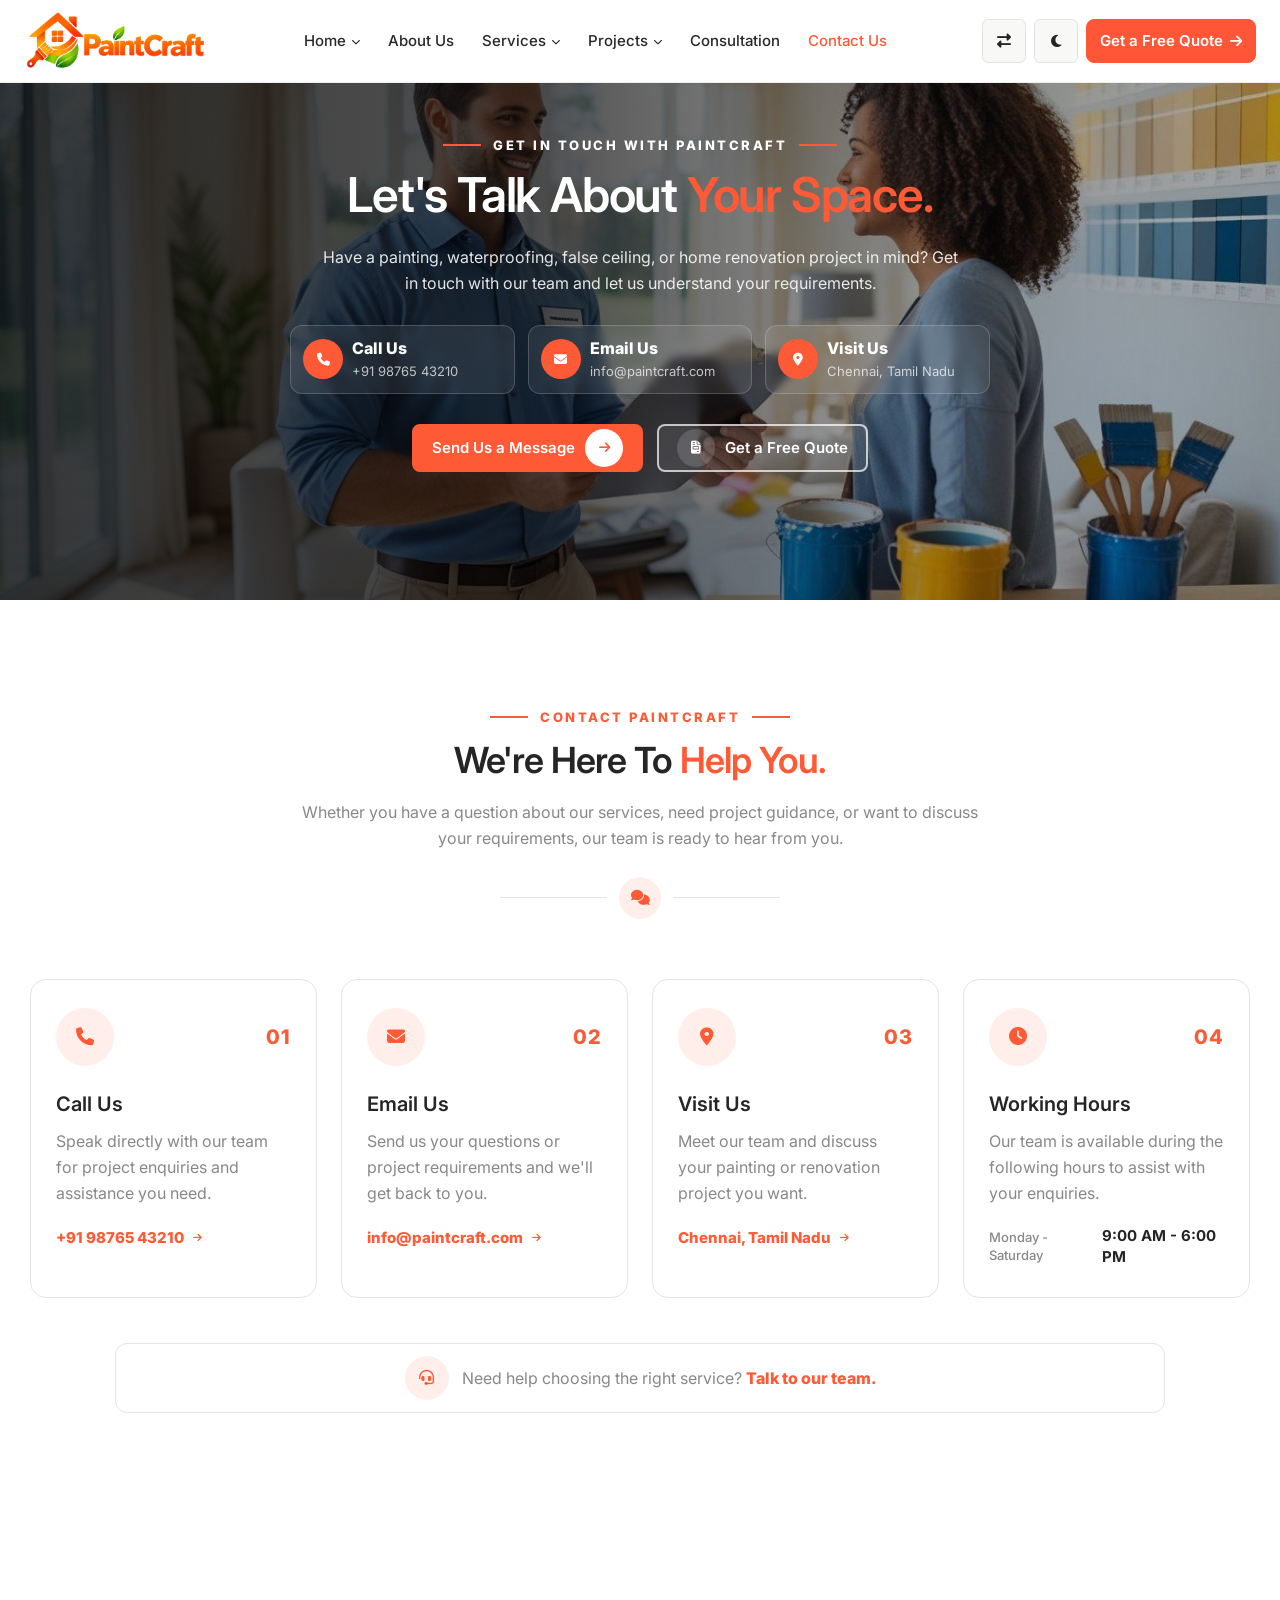
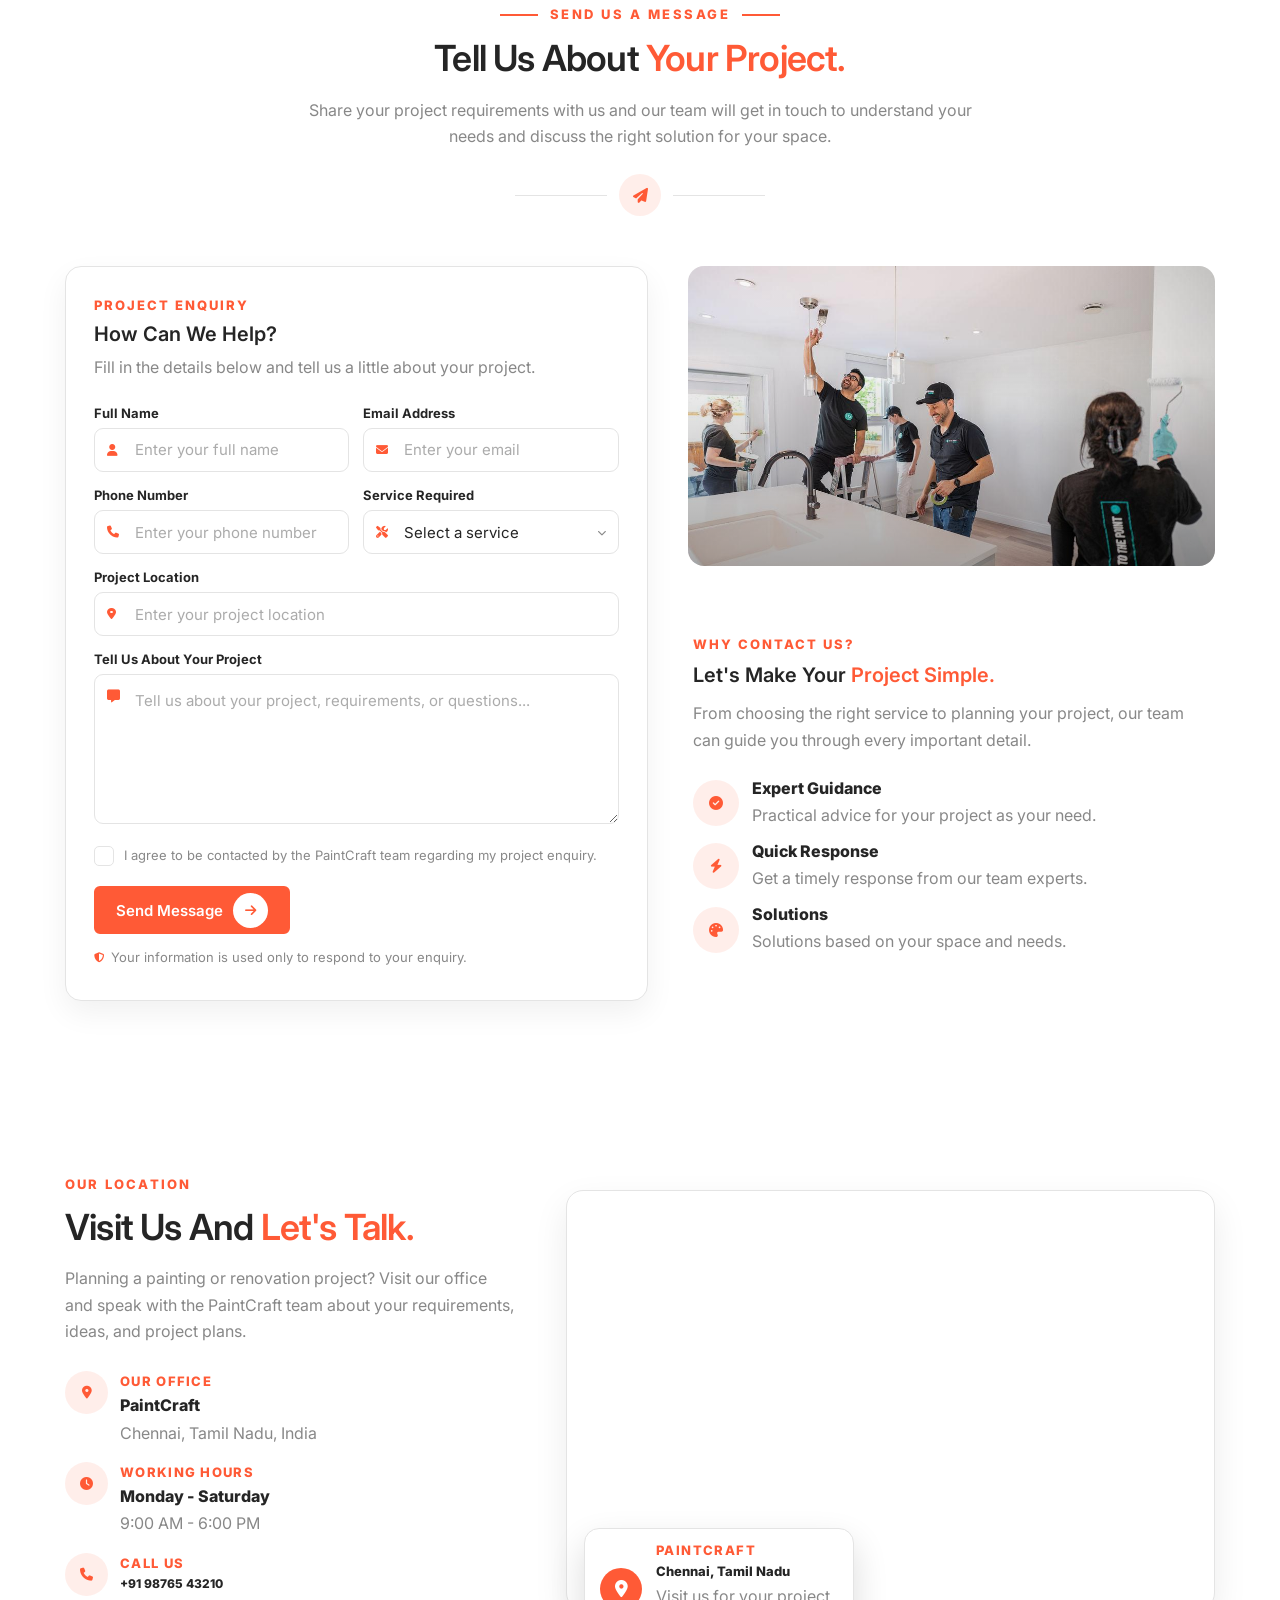
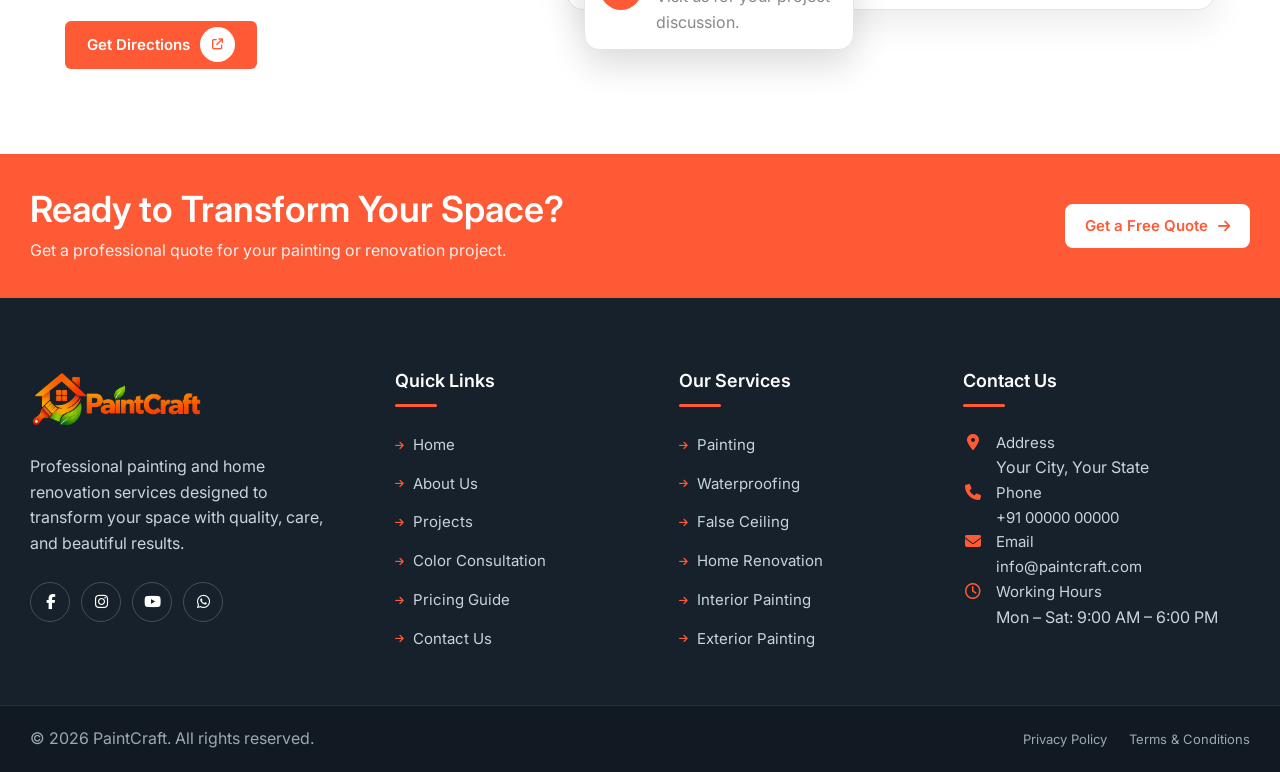
<file: contact.html>
<!DOCTYPE html>
<html lang="en" dir="ltr">

<head>

    <!-- =========================================================
         META
    ========================================================== -->

    <meta charset="UTF-8">

    <meta
        name="viewport"
        content="width=device-width, initial-scale=1.0"
    >

    <meta
        name="description"
        content="PaintCraft - Professional Painting & Home Renovation Services"
    >

    <meta
        name="keywords"
        content="painting, home renovation, interior painting, exterior painting, waterproofing"
    >

    <meta
        name="author"
        content="PaintCraft"
    >

    <title>PaintCraft | Painting & Renovation</title>
<link
    rel="icon"
    type="image/png"
    href="images/logo.png"
>

    <!-- =========================================================
         GOOGLE FONT
         Inter - Used Consistently Throughout Website
    ========================================================== -->

    <link
        rel="preconnect"
        href="https://fonts.googleapis.com"
    >

    <link
        rel="preconnect"
        href="https://fonts.gstatic.com"
        crossorigin
    >

    <link
        href="https://fonts.googleapis.com/css2?family=Inter:wght@400;500;600;700;800&display=swap"
        rel="stylesheet"
    >


    <!-- =========================================================
         FONT AWESOME
    ========================================================== -->

    <link
        rel="stylesheet"
        href="https://cdnjs.cloudflare.com/ajax/libs/font-awesome/6.5.2/css/all.min.css"
    >


    <!-- =========================================================
         MAIN CSS
    ========================================================== -->

    <link
        rel="stylesheet"
        href="css/style.css"
    >


    <!-- =========================================================
         RESPONSIVE CSS
    ========================================================== -->

    <link
        rel="stylesheet"
        href="css/responsive.css"
    >

</head>


<body>

    <!-- =========================================================
         SITE HEADER
    ========================================================== -->

    <header class="site-header">


        <!-- =====================================================
             HEADER CONTAINER
        ====================================================== -->

        <div class="header-container">


            <!-- =================================================
                 LOGO
            ================================================== -->

            <a
                href="index.html"
                class="site-logo"
                aria-label="PaintCraft Home"
            >

                <img
                    src="images/logo.png"
                    alt="PaintCraft"
                    class="logo-image"
                >

            </a>


            <!-- =================================================
                 DESKTOP NAVIGATION
            ================================================== -->

            <nav
                class="desktop-navigation"
                aria-label="Main Navigation"
            >

                <ul class="nav-menu">


                    <!-- =========================================
                         HOME
                    ========================================== -->

                    <li class="nav-item has-dropdown">

                        <button
                            type="button"
                            class="nav-link dropdown-toggle"
                            aria-expanded="false"
                        >

                            <span>Home</span>

                            <i class="fa-solid fa-chevron-down"></i>

                        </button>


                        <ul class="dropdown-menu">

                            <li>
                                <a href="index.html">
                                    Home 1
                                </a>
                            </li>

                            <li>
                                <a href="home-2.html">
                                    Home 2
                                </a>
                            </li>

                        </ul>

                    </li>


                    <!-- =========================================
                         ABOUT US
                    ========================================== -->

                    <li class="nav-item">

                        <a
                            href="about.html"
                            class="nav-link"
                        >
                            About Us
                        </a>

                    </li>


                    <!-- =========================================
                         SERVICES
                    ========================================== -->

                    <li class="nav-item has-dropdown">

                        <button
                            type="button"
                            class="nav-link dropdown-toggle"
                            aria-expanded="false"
                        >

                            <span>Services</span>

                            <i class="fa-solid fa-chevron-down"></i>

                        </button>


                        <ul class="dropdown-menu">

                            <li>
                                <a href="painting.html">
                                    Painting
                                </a>
                            </li>

                            <li>
                                <a href="waterproofing.html">
                                    Waterproofing
                                </a>
                            </li>

                            <li>
                                <a href="false-ceiling.html">
                                    False Ceiling
                                </a>
                            </li>

                            <li>
                                <a href="home-renovation.html">
                                    Home Renovation
                                </a>
                            </li>

                        </ul>

                    </li>


                    <!-- =========================================
                         PROJECTS
                    ========================================== -->

                    <li class="nav-item has-dropdown">

                        <button
                            type="button"
                            class="nav-link dropdown-toggle"
                            aria-expanded="false"
                        >

                            <span>Projects</span>

                            <i class="fa-solid fa-chevron-down"></i>

                        </button>


                        <ul class="dropdown-menu">

                            

                            <li>
                                <a href="interior-projects.html">
                                    Interior Projects
                                </a>
                            </li>

                            <li>
                                <a href="exterior-projects.html">
                                    Exterior Projects
                                </a>
                            </li>

                            

                           

                        </ul>

                    </li>


                    <!-- =========================================
                         COLOR CONSULTATION
                    ========================================== -->

                    <li class="nav-item">

                        <a
                            href="consultation.html"
                            class="nav-link"
                        >
                            Consultation
                        </a>

                    </li>


                    


                    <!-- =========================================
                         CONTACT US
                    ========================================== -->

                    <li class="nav-item">

                        <a
                            href="contact.html"
                            class="nav-link active"
                        >
                            Contact Us
                        </a>

                    </li>

                </ul>

            </nav>


            <!-- =================================================
                 DESKTOP HEADER ACTIONS

                 IMPORTANT:
                 These buttons are ONLY for desktop.
            ================================================== -->

            <div class="desktop-header-actions">


                <!-- =============================================
                     RTL TOGGLE
                ============================================== -->

                <button
                    type="button"
                    class="header-action-btn rtl-btn"
                    id="rtlToggle"
                    aria-label="Switch to RTL"
                    aria-pressed="false"
                >

                    <i class="fa-solid fa-right-left"></i>

                </button>


                <!-- =============================================
                     DARK MODE TOGGLE
                ============================================== -->

                <button
                    type="button"
                    class="header-action-btn dark-mode-btn"
                    id="darkModeToggle"
                    aria-label="Toggle dark mode"
                    aria-pressed="false"
                >

                    <i class="fa-solid fa-moon"></i>

                </button>


                


                <!-- =============================================
                     GET A FREE QUOTE
                ============================================== -->

                <a
    href="get a quote.html"
    class="primary-btn header-quote-btn"
>
    <span>Get a Free Quote</span>
    <i class="fa-solid fa-arrow-right"></i>
</a>

            </div>


            <!-- =================================================
                 HAMBURGER BUTTON

                 MOBILE
                 IPAD MINI
                 IPAD PRO
            ================================================== -->

            <button
                type="button"
                class="hamburger-button"
                id="hamburgerButton"
                aria-label="Open menu"
                aria-expanded="false"
                aria-controls="mobileNavigation"
            >

                <span class="hamburger-line"></span>

                <span class="hamburger-line"></span>

                <span class="hamburger-line"></span>

            </button>


        </div>


        <!-- =====================================================
             MOBILE / TABLET NAVIGATION

             ALL MENUS + ALL BUTTONS ARE INSIDE
             THE HAMBURGER MENU
        ====================================================== -->

        <div
            class="mobile-navigation"
            id="mobileNavigation"
            aria-hidden="true"
        >

            <div class="mobile-navigation-inner">


                <!-- =================================================
                     MOBILE MENU HEADER
                ================================================== -->

                <div class="mobile-menu-header">

                    <span class="mobile-menu-title">
                        Menu
                    </span>


                    <button
                        type="button"
                        class="mobile-menu-close"
                        id="mobileMenuClose"
                        aria-label="Close menu"
                    >

                        <i class="fa-solid fa-xmark"></i>

                    </button>

                </div>


                <!-- =================================================
                     MOBILE NAVIGATION
                ================================================== -->

                <nav
                    class="mobile-menu"
                    aria-label="Mobile Navigation"
                >

                    <ul class="mobile-nav-list">


                        <!-- =========================================
                             HOME
                        ========================================== -->

                        <li class="mobile-nav-item has-mobile-dropdown">

                            <button
                                type="button"
                                class="mobile-nav-link mobile-dropdown-toggle"
                                aria-expanded="false"
                            >

                                <span>
                                    Home
                                </span>

                                <i class="fa-solid fa-chevron-down"></i>

                            </button>


                            <ul class="mobile-dropdown-menu">

                                <li>
                                    <a href="index.html">
                                        Home 1
                                    </a>
                                </li>

                                <li>
                                    <a href="home-2.html">
                                        Home 2
                                    </a>
                                </li>

                            </ul>

                        </li>


                        <!-- =========================================
                             ABOUT US
                        ========================================== -->

                        <li class="mobile-nav-item">

                            <a
                                href="about.html"
                                class="mobile-nav-link"
                            >
                                About Us
                            </a>

                        </li>


                        <!-- =========================================
                             SERVICES
                        ========================================== -->

                        <li class="mobile-nav-item has-mobile-dropdown">

                            <button
                                type="button"
                                class="mobile-nav-link mobile-dropdown-toggle"
                                aria-expanded="false"
                            >

                                <span>
                                    Services
                                </span>

                                <i class="fa-solid fa-chevron-down"></i>

                            </button>


                            <ul class="mobile-dropdown-menu">

                                <li>
                                    <a href="painting.html">
                                        Painting
                                    </a>
                                </li>

                                <li>
                                    <a href="waterproofing.html">
                                        Waterproofing
                                    </a>
                                </li>

                                <li>
                                    <a href="false-ceiling.html">
                                        False Ceiling
                                    </a>
                                </li>

                                <li>
                                    <a href="home-renovation.html">
                                        Home Renovation
                                    </a>
                                </li>

                            </ul>

                        </li>


                        <!-- =========================================
                             PROJECTS
                        ========================================== -->

                        <li class="mobile-nav-item has-mobile-dropdown">

                            <button
                                type="button"
                                class="mobile-nav-link mobile-dropdown-toggle"
                                aria-expanded="false"
                            >

                                <span>
                                    Projects
                                </span>

                                <i class="fa-solid fa-chevron-down"></i>

                            </button>


                            <ul class="mobile-dropdown-menu">

                                

                                <li>
                                    <a href="interior-projects.html">
                                        Interior Projects
                                    </a>
                                </li>

                                <li>
                                    <a href="exterior-projects.html">
                                        Exterior Projects
                                    </a>
                                </li>

                              

                                

                            </ul>

                        </li>


                        <!-- =========================================
                             COLOR CONSULTATION
                        ========================================== -->

                        <li class="mobile-nav-item">

                            <a
                                href="consultation.html"
                                class="mobile-nav-link"
                            >
                                Consultation
                            </a>

                        </li>


                        


                        <!-- =========================================
                             CONTACT US
                        ========================================== -->

                        <li class="mobile-nav-item">

                            <a
                                href="contact.html"
                                class="mobile-nav-link active"
                            >
                                Contact Us
                            </a>

                        </li>


                    </ul>

                </nav>


                <!-- =================================================
                     MOBILE HEADER ACTIONS

                     THESE ARE INSIDE THE HAMBURGER DRAWER

                     RTL
                     DARK MODE
                     LOGIN
                     GET A FREE QUOTE
                ================================================== -->

                <div class="mobile-header-actions">


                    <!-- =============================================
                         RTL TOGGLE
                    ============================================== -->

                    <button
                        type="button"
                        class="mobile-action-btn rtl-btn"
                        id="mobileRtlToggle"
                        aria-label="Switch to RTL"
                        aria-pressed="false"
                    >

                        <i class="fa-solid fa-right-left"></i>

                    </button>


                    <!-- =============================================
                         DARK MODE TOGGLE
                    ============================================== -->

                    <button
                        type="button"
                        class="mobile-action-btn dark-mode-btn"
                        id="mobileDarkModeToggle"
                        aria-label="Toggle dark mode"
                        aria-pressed="false"
                    >

                        <i class="fa-solid fa-moon"></i>

                    </button>


                    

                    <!-- =============================================
                         GET A FREE QUOTE
                    ============================================== -->

                    <!-- =================================================
     GET A FREE QUOTE — MOBILE PRIMARY CTA
================================================== -->

<a
    href="get a quote.html"
    class="primary-btn mobile-quote-btn"
>
    <span>
        Get a Free Quote
    </span>

    <i class="fa-solid fa-arrow-right"></i>
</a>

                </div>


            </div>

        </div>


    </header>


    <!-- =========================================================
         MAIN CONTENT
    ========================================================== -->

    <main id="main-content">

<!-- =========================================================
     CONTACT PAGE
     SECTION 01: CONTACT HERO
     PART 1 - HTML
========================================================= -->

<section class="contact-hero-section" id="contactHero">

    <!-- Background -->
    <div class="contact-hero-background">

        <img
            src="images/contact-hero.jpg"
            alt="PaintCraft contact and home renovation service"
            class="contact-hero-background-image"
        >

    </div>

    <!-- Overlay -->
    <div class="contact-hero-overlay"></div>


    <!-- Content -->
    <div class="contact-hero-container">

        <div class="contact-hero-content">

            <!-- Eyebrow -->
            <span class="contact-hero-eyebrow">
                GET IN TOUCH WITH PAINTCRAFT
            </span>


            <!-- Heading -->
            <h1 class="contact-hero-title">
                Let's Talk About
                <span>Your Space.</span>
            </h1>


            <!-- Description -->
            <p class="contact-hero-description">
                Have a painting, waterproofing, false ceiling, or home
                renovation project in mind? Get in touch with our team
                and let us understand your requirements.
            </p>


            <!-- Contact Highlights -->
            <div class="contact-hero-highlights">

                <!-- Phone -->
                <div class="contact-hero-highlight">

                    <span class="contact-hero-highlight-icon">
                        <i class="fa-solid fa-phone"></i>
                    </span>

                    <div class="contact-hero-highlight-content">

                        <strong>
                            Call Us
                        </strong>

                        <span>
                            +91 98765 43210
                        </span>

                    </div>

                </div>


                <!-- Email -->
                <div class="contact-hero-highlight">

                    <span class="contact-hero-highlight-icon">
                        <i class="fa-solid fa-envelope"></i>
                    </span>

                    <div class="contact-hero-highlight-content">

                        <strong>
                            Email Us
                        </strong>

                        <span>
                            info@paintcraft.com
                        </span>

                    </div>

                </div>


                <!-- Location -->
                <div class="contact-hero-highlight">

                    <span class="contact-hero-highlight-icon">
                        <i class="fa-solid fa-location-dot"></i>
                    </span>

                    <div class="contact-hero-highlight-content">

                        <strong>
                            Visit Us
                        </strong>

                        <span>
                            Chennai, Tamil Nadu
                        </span>

                    </div>

                </div>

            </div>


            <!-- Actions -->
            <div class="contact-hero-actions">

                <!-- Primary -->
                <a
                    href="#contactMessage"
                    class="contact-hero-primary-button"
                >

                    <span>
                        Send Us a Message
                    </span>

                    <span class="contact-hero-button-icon">
                        <i class="fa-solid fa-arrow-right"></i>
                    </span>

                </a>


                <!-- Secondary -->
                <a
                    href="get-a-quote.html"
                    class="contact-hero-secondary-button"
                >

                    <span class="contact-hero-button-icon">
                        <i class="fa-solid fa-file-invoice"></i>
                    </span>

                    <span>
                        Get a Free Quote
                    </span>

                </a>

            </div>

        </div>

    </div>

</section>
<!-- =========================================================
     CONTACT PAGE
     SECTION 02: CONTACT INFORMATION
     PART 1 - HTML
========================================================= -->

<section class="contact-information-section" id="contactInformation">

    <div class="contact-information-container">

        <!-- Section Header -->
        <div class="contact-information-header">

            <span class="contact-information-eyebrow">
                CONTACT PAINTCRAFT
            </span>

            <h2 class="contact-information-title">
                We're Here To
                <span>Help You.</span>
            </h2>

            <p class="contact-information-intro">
                Whether you have a question about our services, need
                project guidance, or want to discuss your requirements,
                our team is ready to hear from you.
            </p>

            <div class="contact-information-divider" aria-hidden="true">
                <span></span>
                <i class="fa-solid fa-comments"></i>
                <span></span>
            </div>

        </div>


        <!-- Contact Information Cards -->
        <div class="contact-information-grid">


            <!-- =================================================
                 PHONE
            ================================================== -->

            <article class="contact-information-card">

                <div class="contact-information-card-top">

                    <span class="contact-information-icon">
                        <i class="fa-solid fa-phone"></i>
                    </span>

                    <span class="contact-information-number">
                        01
                    </span>

                </div>

                <div class="contact-information-card-content">

                    <h3>
                        Call Us
                    </h3>

                    <p>
                        Speak directly with our team for project
                        enquiries and assistance you need.
                    </p>

                    <a
                        href="tel:+919876543210"
                        class="contact-information-link"
                    >
                        +91 98765 43210
                        <i class="fa-solid fa-arrow-right"></i>
                    </a>

                </div>

            </article>


            <!-- =================================================
                 EMAIL
            ================================================== -->

            <article class="contact-information-card">

                <div class="contact-information-card-top">

                    <span class="contact-information-icon">
                        <i class="fa-solid fa-envelope"></i>
                    </span>

                    <span class="contact-information-number">
                        02
                    </span>

                </div>

                <div class="contact-information-card-content">

                    <h3>
                        Email Us
                    </h3>

                    <p>
                        Send us your questions or project requirements
                        and we'll get back to you.
                    </p>

                    <a
                        href="mailto:info@paintcraft.com"
                        class="contact-information-link"
                    >
                        info@paintcraft.com
                        <i class="fa-solid fa-arrow-right"></i>
                    </a>

                </div>

            </article>


            <!-- =================================================
                 LOCATION
            ================================================== -->

            <article class="contact-information-card">

                <div class="contact-information-card-top">

                    <span class="contact-information-icon">
                        <i class="fa-solid fa-location-dot"></i>
                    </span>

                    <span class="contact-information-number">
                        03
                    </span>

                </div>

                <div class="contact-information-card-content">

                    <h3>
                        Visit Us
                    </h3>

                    <p>
                        Meet our team and discuss your painting or
                        renovation project you want.
                    </p>

                    <a
                        href="#contactLocation"
                        class="contact-information-link"
                    >
                        Chennai, Tamil Nadu
                        <i class="fa-solid fa-arrow-right"></i>
                    </a>

                </div>

            </article>


            <!-- =================================================
                 WORKING HOURS
            ================================================== -->

            <article class="contact-information-card">

                <div class="contact-information-card-top">

                    <span class="contact-information-icon">
                        <i class="fa-solid fa-clock"></i>
                    </span>

                    <span class="contact-information-number">
                        04
                    </span>

                </div>

                <div class="contact-information-card-content">

                    <h3>
                        Working Hours
                    </h3>

                    <p>
                        Our team is available during the following
                        hours to assist with your enquiries.
                    </p>

                    <div class="contact-information-hours">

                        <div>
                            <span>
                                Monday - Saturday
                            </span>

                            <strong>
                                9:00 AM - 6:00 PM
                            </strong>
                        </div>

                        

                    </div>

                </div>

            </article>

        </div>


        <!-- Bottom Note -->
        <div class="contact-information-bottom">

            <span class="contact-information-bottom-icon">
                <i class="fa-solid fa-headset"></i>
            </span>

            <p>
                Need help choosing the right service?
                <strong>Talk to our team.</strong>
            </p>

        </div>

    </div>

</section>
<! =========================================================
   CONTACT PAGE
   SECTION 03: SEND US A MESSAGE
   PART 1 - HTML
========================================================= !>

<section class="contact-message-section" id="contactMessage">

    <div class="contact-message-container">

        <!-- =================================================
             SECTION HEADER
        ================================================== -->

        <div class="contact-message-header">

            <span class="contact-message-eyebrow">
                SEND US A MESSAGE
            </span>

            <h2 class="contact-message-title">
                Tell Us About
                <span>Your Project.</span>
            </h2>

            <p class="contact-message-intro">
                Share your project requirements with us and our team
                will get in touch to understand your needs and discuss
                the right solution for your space.
            </p>

            <div class="contact-message-divider" aria-hidden="true">
                <span></span>
                <i class="fa-solid fa-paper-plane"></i>
                <span></span>
            </div>

        </div>


        <!-- =================================================
             MAIN CONTENT
        ================================================== -->

        <div class="contact-message-content">


            <!-- =================================================
                 CONTACT FORM
            ================================================== -->

            <div class="contact-message-form-wrapper">

                <div class="contact-message-form-heading">

                    <span class="contact-message-form-eyebrow">
                        PROJECT ENQUIRY
                    </span>

                    <h3>
                        How Can We Help?
                    </h3>

                    <p>
                        Fill in the details below and tell us a little
                        about your project.
                    </p>

                </div>


                <form
                    class="contact-message-form"
                    id="contactMessageForm"
                    action="#"
                    method="post"
                >

                    <!-- Row 1 -->
                    <div class="contact-message-form-row">

                        <div class="contact-message-form-group">

                            <label for="contactFullName">
                                Full Name
                            </label>

                            <div class="contact-message-input-wrapper">

                                <i class="fa-solid fa-user"></i>

                                <input
                                    type="text"
                                    id="contactFullName"
                                    name="full_name"
                                    placeholder="Enter your full name"
                                    autocomplete="name"
                                    required
                                >

                            </div>

                        </div>


                        <div class="contact-message-form-group">

                            <label for="contactEmail">
                                Email Address
                            </label>

                            <div class="contact-message-input-wrapper">

                                <i class="fa-solid fa-envelope"></i>

                                <input
                                    type="email"
                                    id="contactEmail"
                                    name="email"
                                    placeholder="Enter your email"
                                    autocomplete="email"
                                    required
                                >

                            </div>

                        </div>

                    </div>


                    <!-- Row 2 -->
                    <div class="contact-message-form-row">

                        <div class="contact-message-form-group">

                            <label for="contactPhone">
                                Phone Number
                            </label>

                            <div class="contact-message-input-wrapper">

                                <i class="fa-solid fa-phone"></i>

                                <input
                                    type="tel"
                                    id="contactPhone"
                                    name="phone"
                                    placeholder="Enter your phone number"
                                    autocomplete="tel"
                                    required
                                >

                            </div>

                        </div>


                        <div class="contact-message-form-group">

                            <label for="contactService">
                                Service Required
                            </label>

                            <div class="contact-message-input-wrapper">

                                <i class="fa-solid fa-screwdriver-wrench"></i>

                                <select
                                    id="contactService"
                                    name="service"
                                    required
                                >

                                    <option value="" selected disabled>
                                        Select a service
                                    </option>

                                    <option value="painting">
                                        Painting
                                    </option>

                                    <option value="waterproofing">
                                        Waterproofing
                                    </option>

                                    <option value="false-ceiling">
                                        False Ceiling
                                    </option>

                                    <option value="home-renovation">
                                        Home Renovation
                                    </option>

                                </select>

                                <i class="fa-solid fa-chevron-down contact-message-select-icon"></i>

                            </div>

                        </div>

                    </div>


                    <!-- Project Location -->
                    <div class="contact-message-form-group">

                        <label for="contactLocation">
                            Project Location
                        </label>

                        <div class="contact-message-input-wrapper">

                            <i class="fa-solid fa-location-dot"></i>

                            <input
                                type="text"
                                id="contactLocation"
                                name="project_location"
                                placeholder="Enter your project location"
                            >

                        </div>

                    </div>


                    <!-- Message -->
                    <div class="contact-message-form-group">

                        <label for="contactProjectMessage">
                            Tell Us About Your Project
                        </label>

                        <div class="contact-message-textarea-wrapper">

                            <i class="fa-solid fa-message"></i>

                            <textarea
                                id="contactProjectMessage"
                                name="message"
                                rows="5"
                                placeholder="Tell us about your project, requirements, or questions..."
                                required
                            ></textarea>

                        </div>

                    </div>


                    <!-- Consent -->
                    <div class="contact-message-form-consent">

                        <label class="contact-message-checkbox">

                            <input
                                type="checkbox"
                                name="consent"
                                required
                            >

                            <span class="contact-message-checkmark">
                                <i class="fa-solid fa-check"></i>
                            </span>

                            <span class="contact-message-consent-text">
                                I agree to be contacted by the PaintCraft
                                team regarding my project enquiry.
                            </span>

                        </label>

                    </div>


                    <!-- Submit -->
                    <div class="contact-message-form-submit">

                        <button
                            type="submit"
                            class="contact-message-submit-button"
                        >

                            <span>
                                Send Message
                            </span>

                            <span class="contact-message-submit-icon">
                                <i class="fa-solid fa-arrow-right"></i>
                            </span>

                        </button>

                    </div>


                    <p class="contact-message-form-note">
                        <i class="fa-solid fa-shield-halved"></i>
                        Your information is used only to respond to
                        your enquiry.
                    </p>

                </form>

            </div>


            <!-- =================================================
                 RIGHT VISUAL / CONTACT SUPPORT
            ================================================== -->

            <div class="contact-message-visual">

                <div class="contact-message-image-wrapper">

                    <img
                        src="images/contact-message.jpg"
                        alt="PaintCraft professional painting service"
                        class="contact-message-image"
                    >

                    <div class="contact-message-image-overlay"></div>

                </div>


                


                <!-- Support Information -->
                <div class="contact-message-support">

                    <span class="contact-message-support-eyebrow">
                        WHY CONTACT US?
                    </span>

                    <h3>
                        Let's Make Your
                        <span>Project Simple.</span>
                    </h3>

                    <p>
                        From choosing the right service to planning
                        your project, our team can guide you through
                        every important detail.
                    </p>


                    <div class="contact-message-support-list">

                        <div class="contact-message-support-item">

                            <span class="contact-message-support-icon">
                                <i class="fa-solid fa-circle-check"></i>
                            </span>

                            <div>
                                <strong>
                                    Expert Guidance
                                </strong>

                                <span>
                                    Practical advice for your project as your need.
                                </span>
                            </div>

                        </div>


                        <div class="contact-message-support-item">

                            <span class="contact-message-support-icon">
                                <i class="fa-solid fa-bolt"></i>
                            </span>

                            <div>
                                <strong>
                                    Quick Response
                                </strong>

                                <span>
                                    Get a timely response from our team experts.
                                </span>
                            </div>

                        </div>


                        <div class="contact-message-support-item">

                            <span class="contact-message-support-icon">
                                <i class="fa-solid fa-palette"></i>
                            </span>

                            <div>
                                <strong>
                                    Solutions
                                </strong>

                                <span>
                                    Solutions based on your space and needs.
                                </span>
                            </div>

                        </div>

                    </div>

                </div>

            </div>

        </div>

    </div>

</section>
<! =========================================================
   CONTACT PAGE
   SECTION 04: OUR LOCATION
   PART 1 - HTML
========================================================= !>

<section class="contact-location-section" id="contactLocation">

    <div class="contact-location-container">

        <!-- =================================================
             LEFT CONTENT
        ================================================== -->

        <div class="contact-location-content">

            <span class="contact-location-eyebrow">
                OUR LOCATION
            </span>

            <h2 class="contact-location-title">
                Visit Us And
                <span>Let's Talk.</span>
            </h2>

            <p class="contact-location-description">
                Planning a painting or renovation project? Visit our
                office and speak with the PaintCraft team about your
                requirements, ideas, and project plans.
            </p>


            <!-- Address -->
            <div class="contact-location-detail">

                <span class="contact-location-detail-icon">
                    <i class="fa-solid fa-location-dot"></i>
                </span>

                <div class="contact-location-detail-content">

                    <span>
                        OUR OFFICE
                    </span>

                    <strong>
                        PaintCraft
                    </strong>

                    <p>
                        Chennai, Tamil Nadu, India
                    </p>

                </div>

            </div>


            <!-- Working Hours -->
            <div class="contact-location-detail">

                <span class="contact-location-detail-icon">
                    <i class="fa-solid fa-clock"></i>
                </span>

                <div class="contact-location-detail-content">

                    <span>
                        WORKING HOURS
                    </span>

                    <strong>
                        Monday - Saturday
                    </strong>

                    <p>
                        9:00 AM - 6:00 PM
                    </p>

                </div>

            </div>


            <!-- Phone -->
            <div class="contact-location-detail">

                <span class="contact-location-detail-icon">
                    <i class="fa-solid fa-phone"></i>
                </span>

                <div class="contact-location-detail-content">

                    <span>
                        CALL US
                    </span>

                    <a href="tel:+919876543210">
                        +91 98765 43210
                    </a>

                </div>

            </div>


            <!-- Action -->
            <div class="contact-location-action">

                <a
                    href="https://www.google.com/maps/search/?api=1&query=Chennai%2C%20Tamil%20Nadu%2C%20India"
                    target="_blank"
                    rel="noopener noreferrer"
                    class="contact-location-button"
                >

                    <span>
                        Get Directions
                    </span>

                    <span class="contact-location-button-icon">
                        <i class="fa-solid fa-arrow-up-right-from-square"></i>
                    </span>

                </a>

            </div>

        </div>


        <!-- =================================================
             MAP / LOCATION VISUAL
        ================================================== -->

        <div class="contact-location-map-wrapper">

            <div class="contact-location-map">

                <iframe
                    src="https://www.google.com/maps?q=Chennai%2C%20Tamil%20Nadu%2C%20India&output=embed"
                    title="PaintCraft location in Chennai"
                    loading="lazy"
                    referrerpolicy="no-referrer-when-downgrade"
                    allowfullscreen
                ></iframe>

            </div>


            <!-- Floating Location Card -->
            <div class="contact-location-floating-card">

                <span class="contact-location-floating-icon">
                    <i class="fa-solid fa-location-dot"></i>
                </span>

                <div class="contact-location-floating-content">

                    <span>
                        PAINTCRAFT
                    </span>

                    <strong>
                        Chennai, Tamil Nadu
                    </strong>

                    <p>
                        Visit us for your project discussion.
                    </p>

                </div>

            </div>

        </div>

    </div>

</section>
          </main>
<!-- =====================================================
         FOOTER CTA
    ====================================================== -->

    <div class="footer-cta">

        <div class="footer-container footer-cta-inner">


            <div class="footer-cta-content">

                <h2>
                    Ready to Transform Your Space?
                </h2>

                <p>
                    Get a professional quote for your
                    painting or renovation project.
                </p>

            </div>


            <a
                href="contact.html"
                class="footer-cta-button"
            >

                <span>
                    Get a Free Quote
                </span>

                <i class="fa-solid fa-arrow-right"></i>

            </a>


        </div>

    </div>


<!-- =========================================================
     PAINTCRAFT FOOTER
========================================================= -->

<footer class="site-footer">


    <!-- =====================================================
         FOOTER MAIN
    ====================================================== -->

    <div class="footer-main">

        <div class="footer-container">


            <!-- =================================================
                 COLUMN 1 — BRAND
            ================================================== -->

            <div class="footer-column footer-brand">


                <!-- LOGO -->

                <a
                    href="index.html"
                    class="footer-logo"
                    aria-label="PaintCraft Home"
                >

                    <img
                        src="images/logo.png"
                        alt="PaintCraft"
                        class="footer-logo-image"
                    >

                </a>


                <!-- DESCRIPTION -->

                <p class="footer-description">
                    Professional painting and home renovation
                    services designed to transform your space
                    with quality, care, and beautiful results.
                </p>


                <!-- SOCIAL MEDIA -->

                <div class="footer-social">

                    <a
                        href="#"
                        class="footer-social-link"
                        aria-label="Facebook"
                    >
                        <i class="fa-brands fa-facebook-f"></i>
                    </a>

                    <a
                        href="#"
                        class="footer-social-link"
                        aria-label="Instagram"
                    >
                        <i class="fa-brands fa-instagram"></i>
                    </a>

                    <a
                        href="#"
                        class="footer-social-link"
                        aria-label="YouTube"
                    >
                        <i class="fa-brands fa-youtube"></i>
                    </a>

                    <a
                        href="#"
                        class="footer-social-link"
                        aria-label="WhatsApp"
                    >
                        <i class="fa-brands fa-whatsapp"></i>
                    </a>

                </div>

            </div>


            <!-- =================================================
                 COLUMN 2 — QUICK LINKS
            ================================================== -->

            <div class="footer-column">

                <h3 class="footer-title">
                    Quick Links
                </h3>


                <ul class="footer-links">

                    <li>
                        <a href="index.html">
                            Home
                        </a>
                    </li>

                    <li>
                        <a href="about.html">
                            About Us
                        </a>
                    </li>

                    <li>
                        <a href="projects.html">
                            Projects
                        </a>
                    </li>

                    <li>
                        <a href="color-consultation.html">
                            Color Consultation
                        </a>
                    </li>

                    <li>
                        <a href="pricing-guide.html">
                            Pricing Guide
                        </a>
                    </li>

                    <li>
                        <a href="contact.html">
                            Contact Us
                        </a>
                    </li>

                </ul>

            </div>


            <!-- =================================================
                 COLUMN 3 — SERVICES
            ================================================== -->

            <div class="footer-column">

                <h3 class="footer-title">
                    Our Services
                </h3>


                <ul class="footer-links">

                    <li>
                        <a href="painting.html">
                            Painting
                        </a>
                    </li>

                    <li>
                        <a href="waterproofing.html">
                            Waterproofing
                        </a>
                    </li>

                    <li>
                        <a href="false-ceiling.html">
                            False Ceiling
                        </a>
                    </li>

                    <li>
                        <a href="home-renovation.html">
                            Home Renovation
                        </a>
                    </li>

                    <li>
                        <a href="interior-painting.html">
                            Interior Painting
                        </a>
                    </li>

                    <li>
                        <a href="exterior-painting.html">
                            Exterior Painting
                        </a>
                    </li>

                </ul>

            </div>


            <!-- =================================================
                 COLUMN 4 — CONTACT
            ================================================== -->

            <div class="footer-column footer-contact">

                <h3 class="footer-title">
                    Contact Us
                </h3>


                <!-- ADDRESS -->

                <div class="footer-contact-item">

                    <span class="footer-contact-icon">
                        <i class="fa-solid fa-location-dot"></i>
                    </span>

                    <div>
                        <span class="footer-contact-label">
                            Address
                        </span>

                        <p>
                            Your City, Your State
                        </p>
                    </div>

                </div>


                <!-- PHONE -->

                <div class="footer-contact-item">

                    <span class="footer-contact-icon">
                        <i class="fa-solid fa-phone"></i>
                    </span>

                    <div>
                        <span class="footer-contact-label">
                            Phone
                        </span>

                        <a href="tel:+910000000000">
                            +91 00000 00000
                        </a>
                    </div>

                </div>


                <!-- EMAIL -->

                <div class="footer-contact-item">

                    <span class="footer-contact-icon">
                        <i class="fa-solid fa-envelope"></i>
                    </span>

                    <div>
                        <span class="footer-contact-label">
                            Email
                        </span>

                        <a href="mailto:info@paintcraft.com">
                            info@paintcraft.com
                        </a>
                    </div>

                </div>


                <!-- WORKING HOURS -->

                <div class="footer-contact-item">

                    <span class="footer-contact-icon">
                        <i class="fa-regular fa-clock"></i>
                    </span>

                    <div>
                        <span class="footer-contact-label">
                            Working Hours
                        </span>

                        <p>
                            Mon – Sat: 9:00 AM – 6:00 PM
                        </p>
                    </div>

                </div>

            </div>


        </div>

    </div>


    
    <!-- =====================================================
         FOOTER BOTTOM
    ====================================================== -->

    <div class="footer-bottom">

        <div class="footer-container footer-bottom-inner">


            <!-- COPYRIGHT -->

            <p class="footer-copyright">
                © 2026 PaintCraft. All rights reserved.
            </p>


            <!-- LEGAL LINKS -->

            <div class="footer-legal-links">

                <a href="privacy-policy.html">
                    Privacy Policy
                </a>

                <a href="terms.html">
                    Terms &amp; Conditions
                </a>

            </div>

        </div>

    </div>


</footer>

    <!-- =========================================================
         JAVASCRIPT
         Separate JS File
    ========================================================== -->
<!-- SCROLL TO TOP -->
<button
    type="button"
    class="scroll-top-button"
    id="scrollTopButton"
    aria-label="Scroll to top"
    title="Back to top"
>
    <i class="fa-solid fa-arrow-up"></i>
</button>
    <script src="js/script.js"></script>


</body>

</html>
</file>
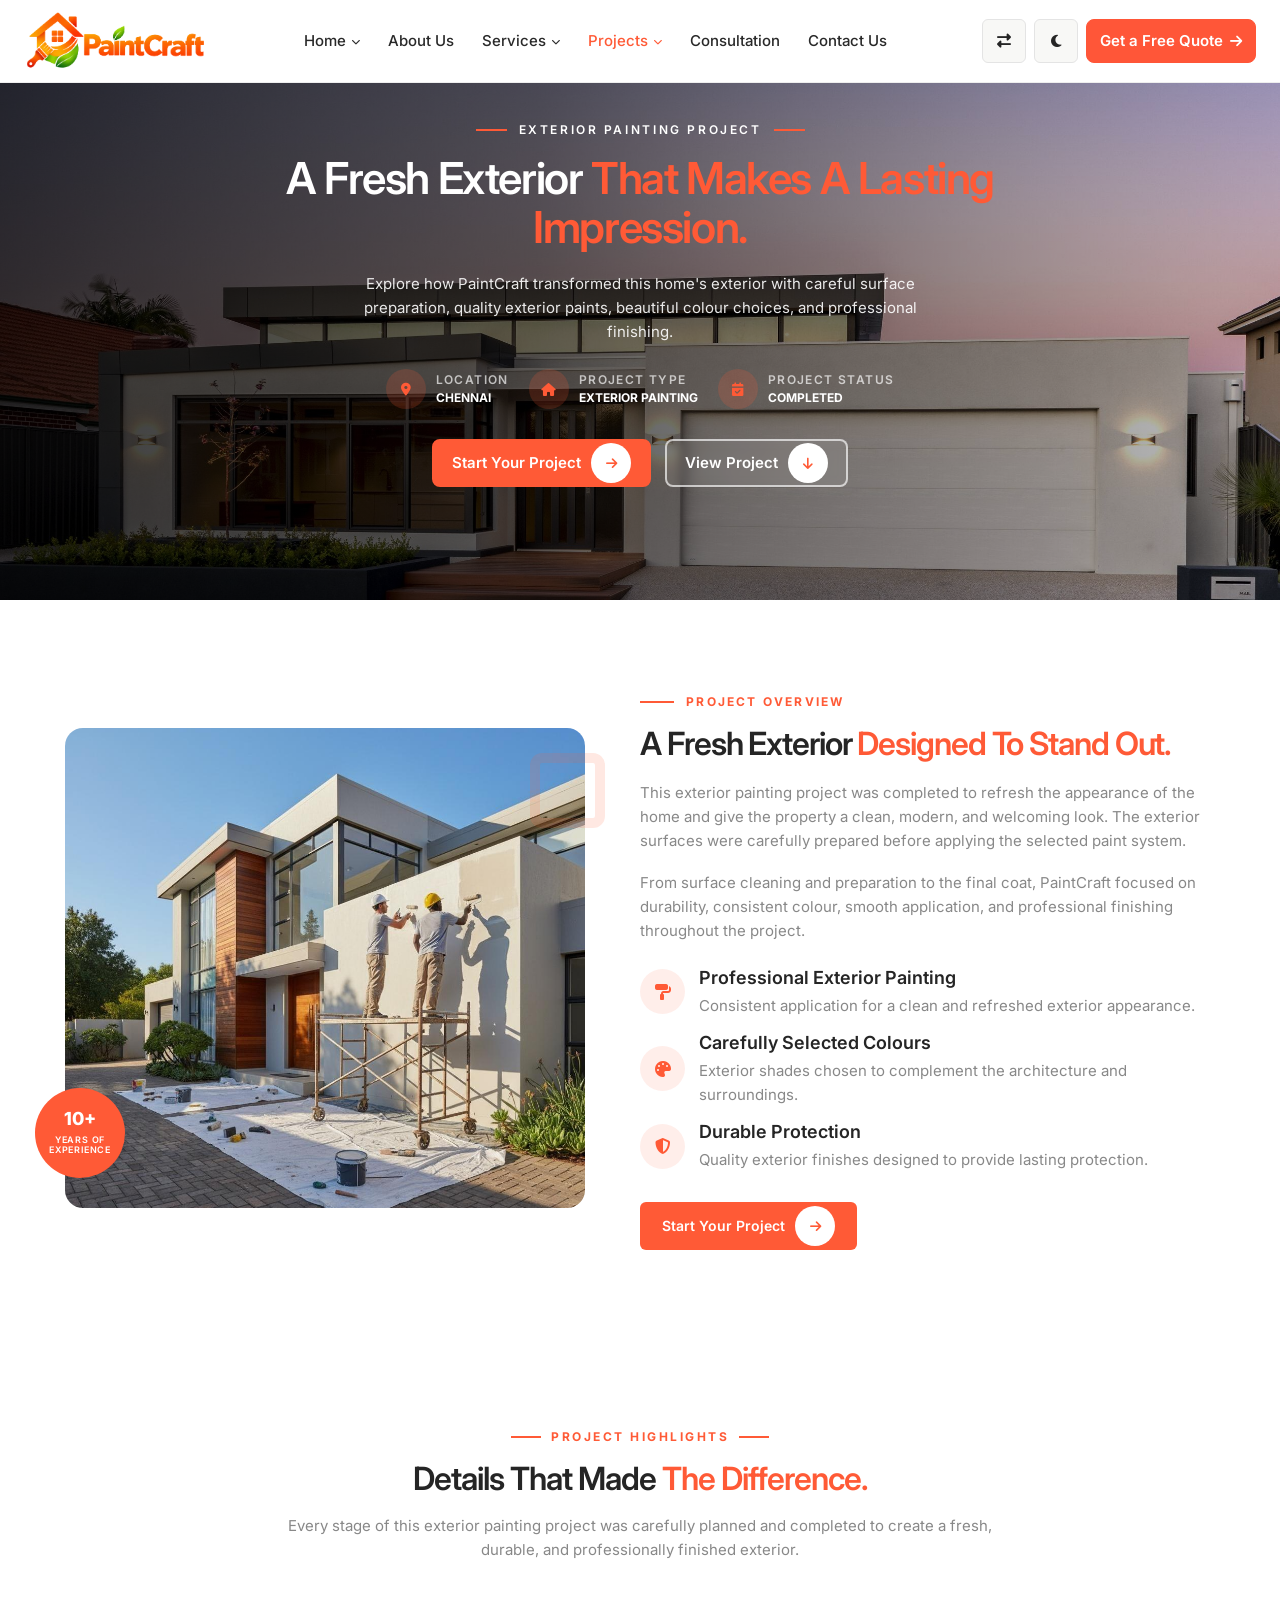
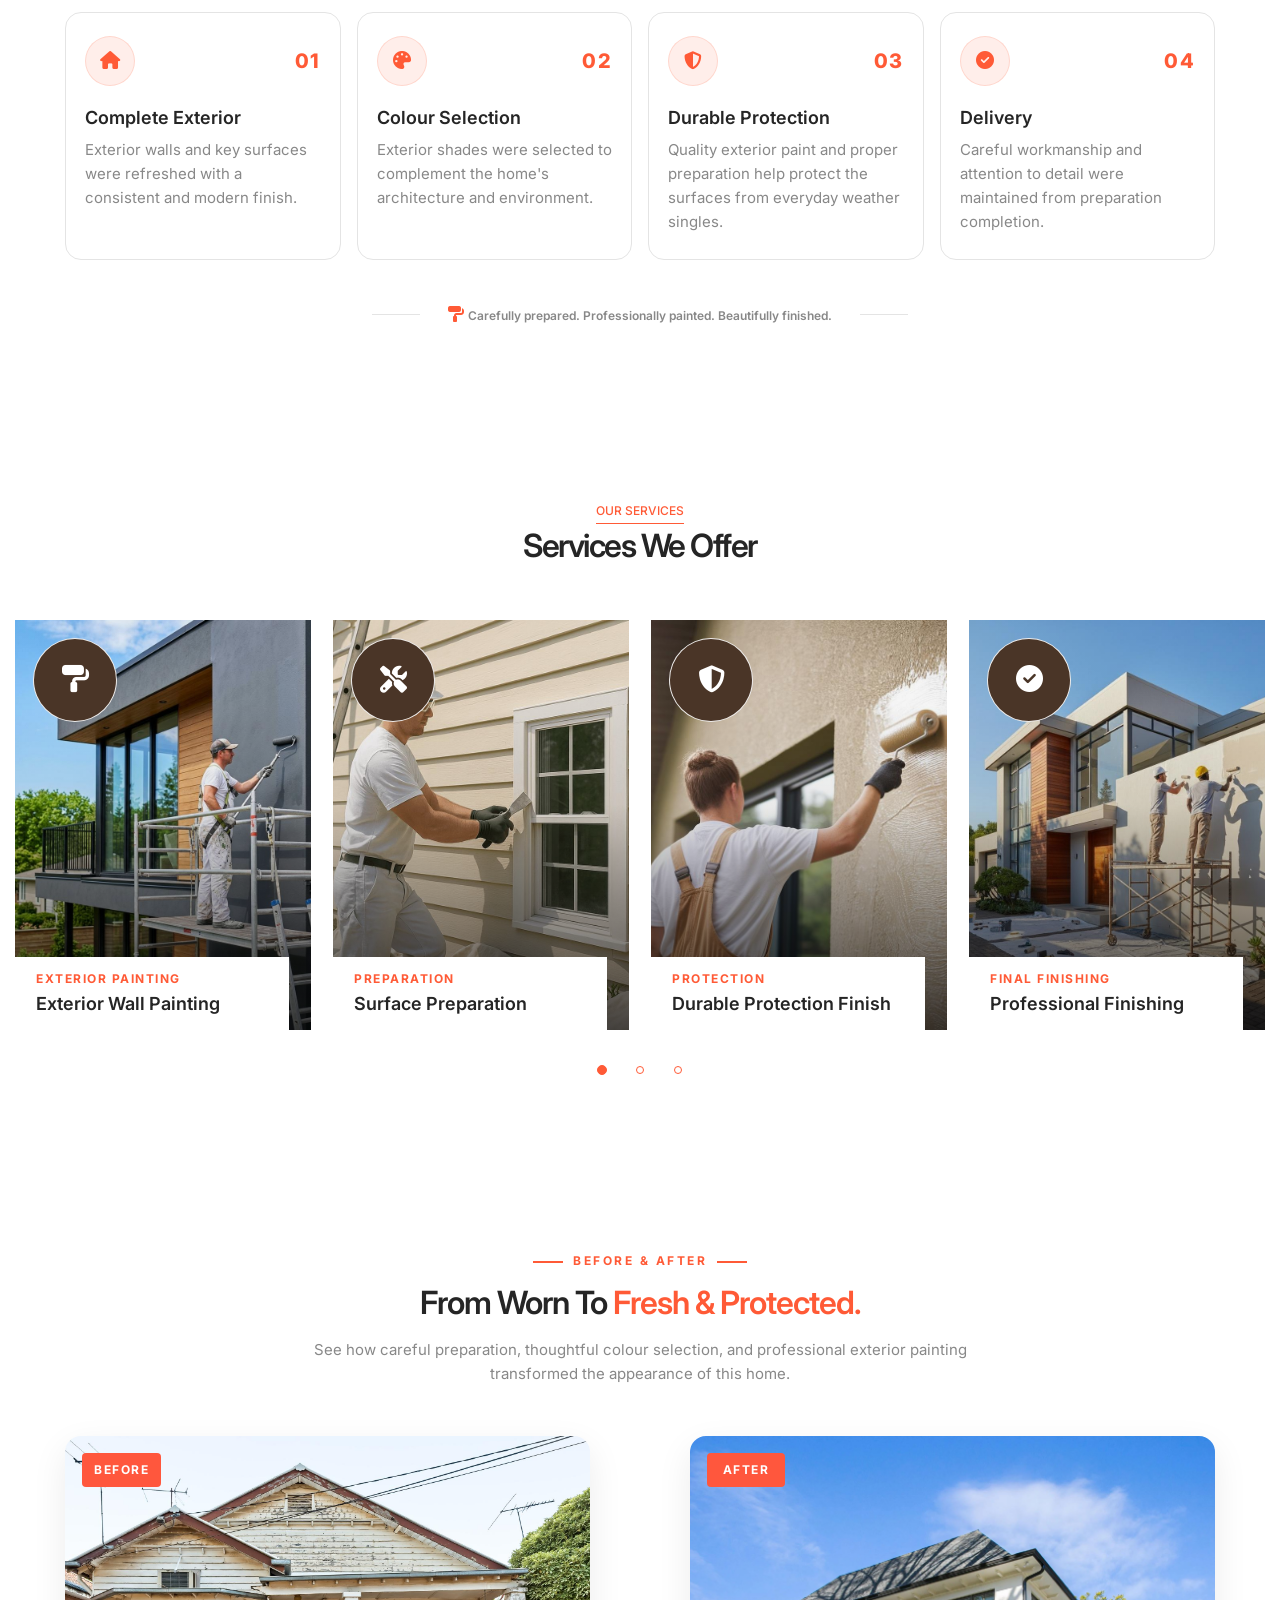
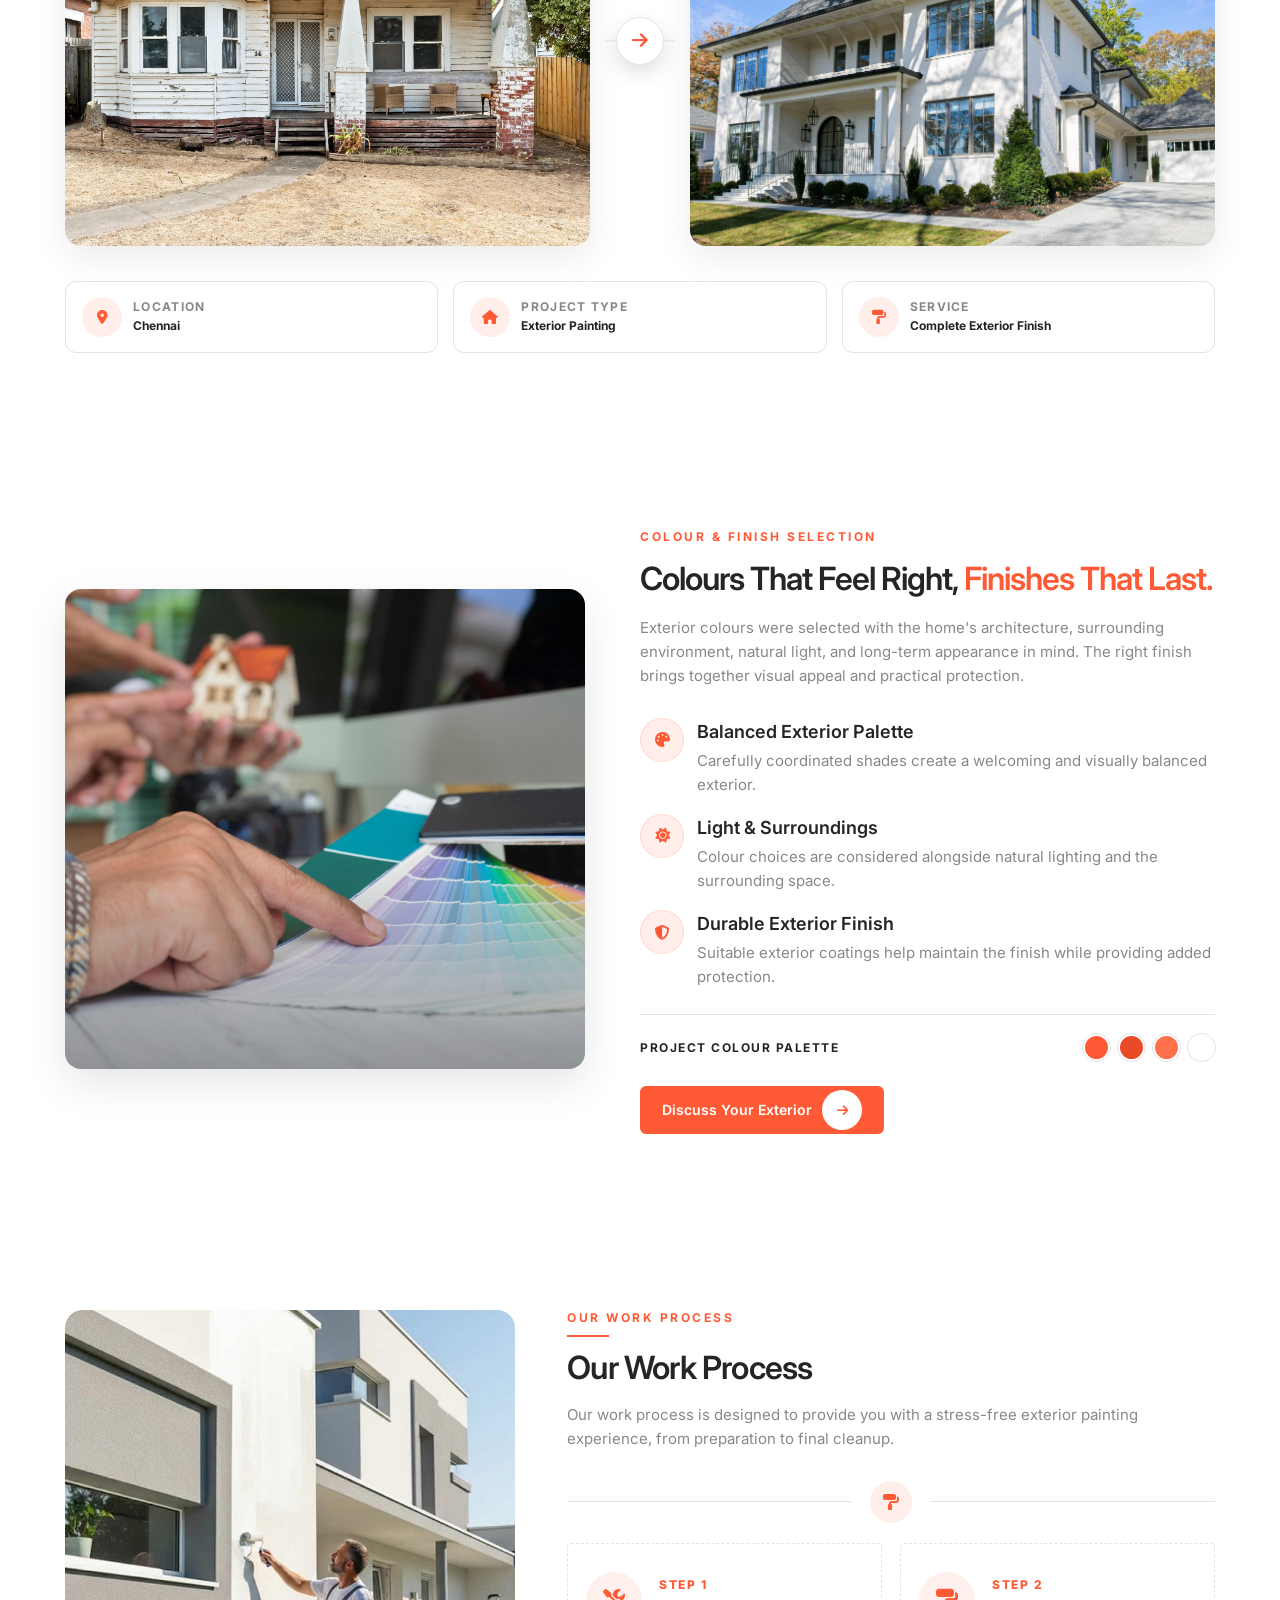
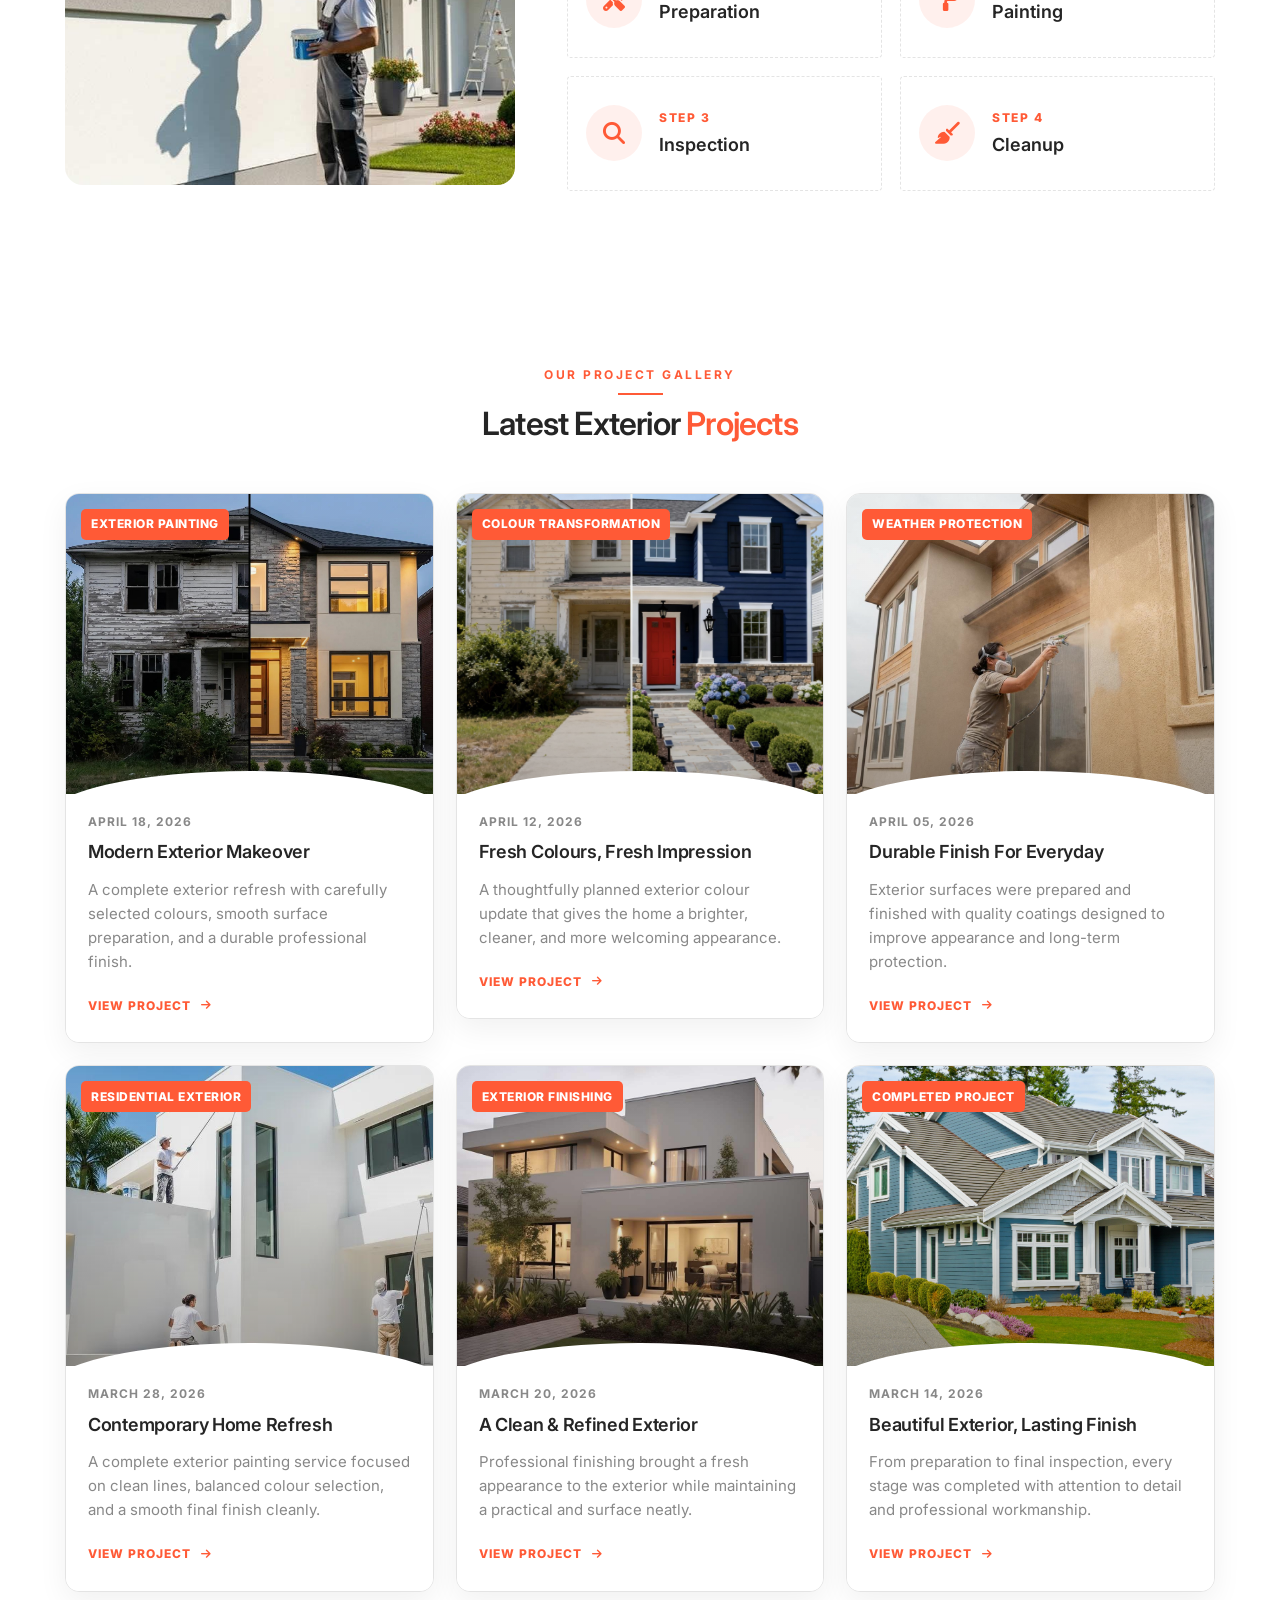
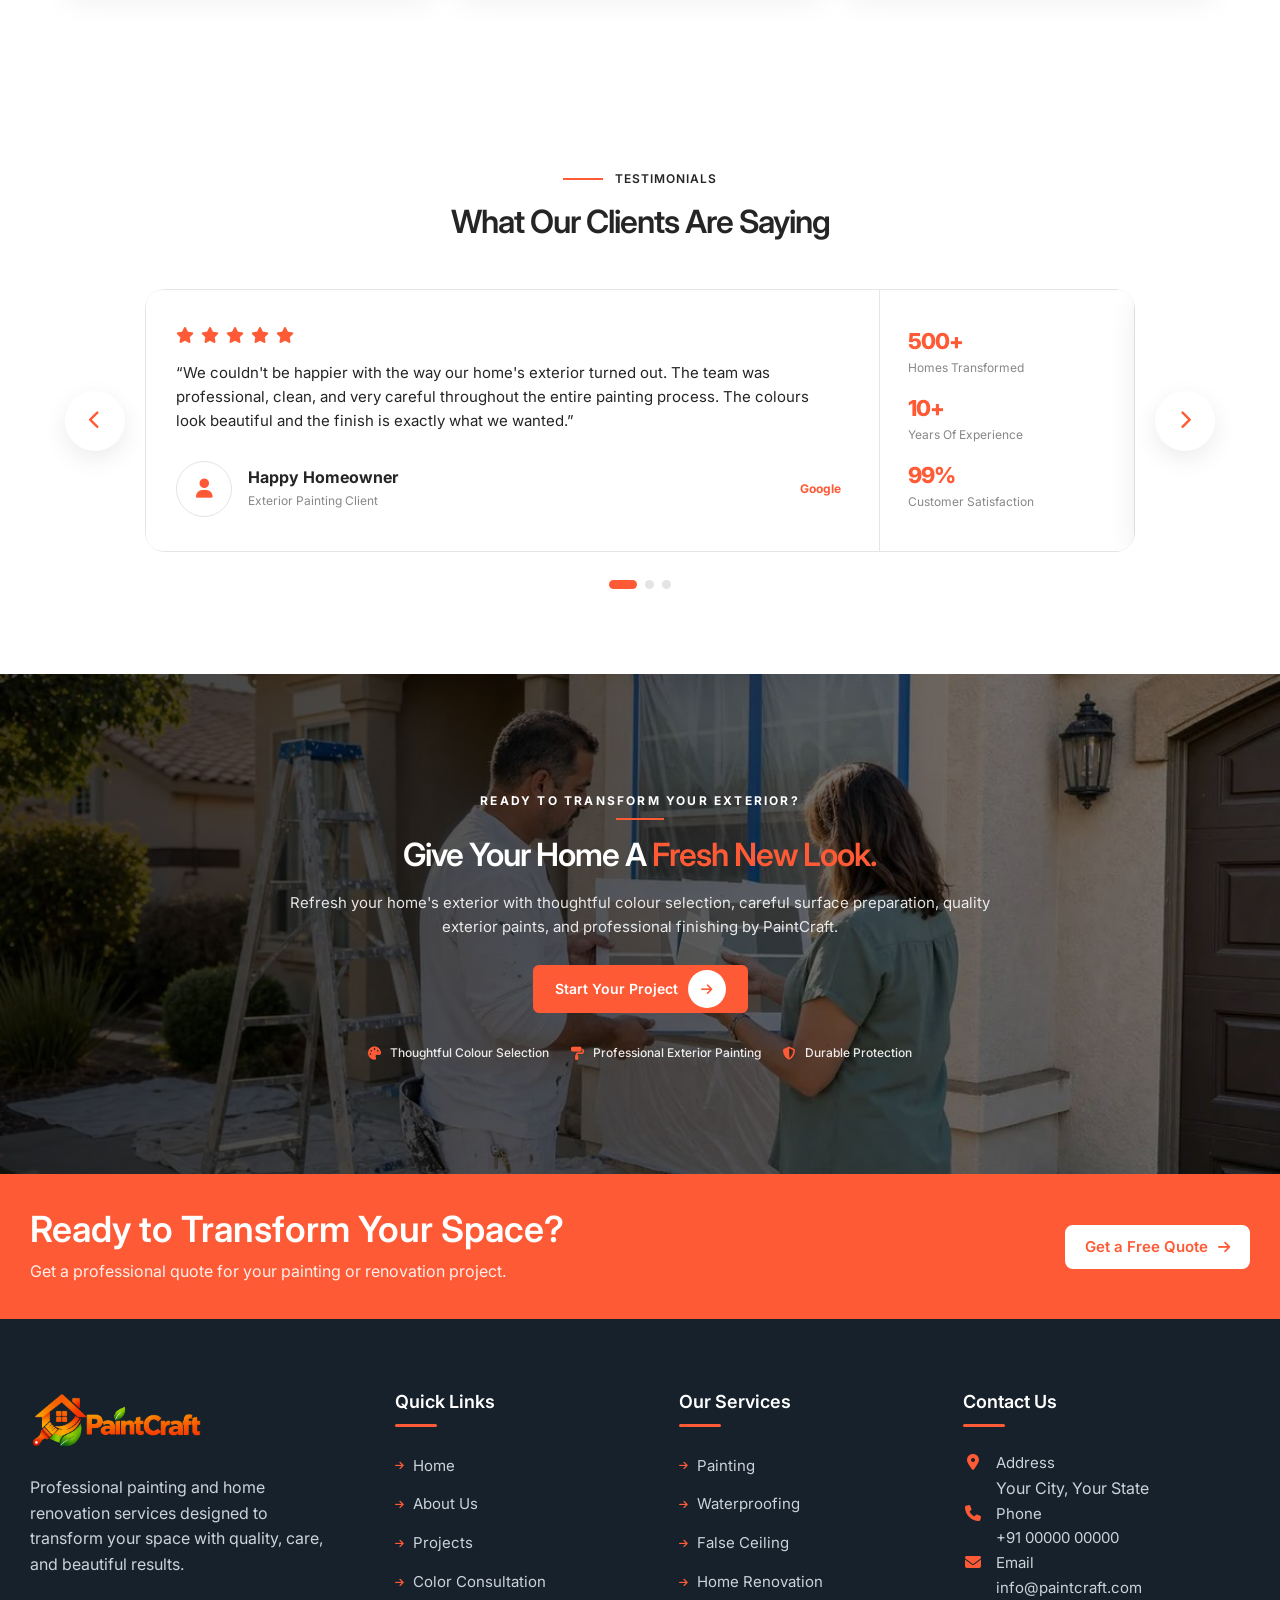
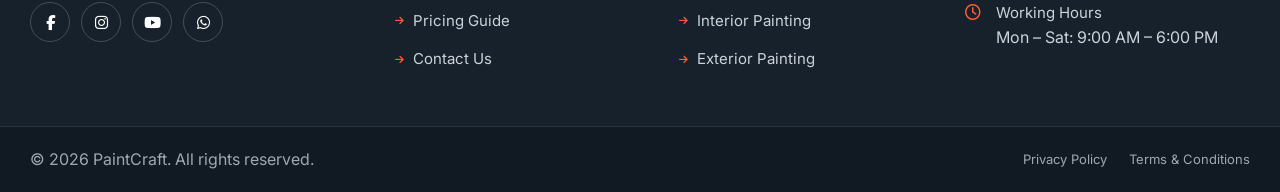
<file: exterior-projects.html>
<!DOCTYPE html>
<html lang="en" dir="ltr">

<head>

    <!-- =========================================================
         META
    ========================================================== -->

    <meta charset="UTF-8">

    <meta
        name="viewport"
        content="width=device-width, initial-scale=1.0"
    >

    <meta
        name="description"
        content="PaintCraft - Professional Painting & Home Renovation Services"
    >

    <meta
        name="keywords"
        content="painting, home renovation, interior painting, exterior painting, waterproofing"
    >

    <meta
        name="author"
        content="PaintCraft"
    >

    <title>PaintCraft | Painting & Renovation</title>
<link
    rel="icon"
    type="image/png"
    href="images/logo.png"
>

    <!-- =========================================================
         GOOGLE FONT
         Inter - Used Consistently Throughout Website
    ========================================================== -->

    <link
        rel="preconnect"
        href="https://fonts.googleapis.com"
    >

    <link
        rel="preconnect"
        href="https://fonts.gstatic.com"
        crossorigin
    >

    <link
        href="https://fonts.googleapis.com/css2?family=Inter:wght@400;500;600;700;800&display=swap"
        rel="stylesheet"
    >


    <!-- =========================================================
         FONT AWESOME
    ========================================================== -->

    <link
        rel="stylesheet"
        href="https://cdnjs.cloudflare.com/ajax/libs/font-awesome/6.5.2/css/all.min.css"
    >


    <!-- =========================================================
         MAIN CSS
    ========================================================== -->

    <link
        rel="stylesheet"
        href="css/style.css"
    >


    <!-- =========================================================
         RESPONSIVE CSS
    ========================================================== -->

    <link
        rel="stylesheet"
        href="css/responsive.css"
    >

</head>


<body>

    <!-- =========================================================
         SITE HEADER
    ========================================================== -->

    <header class="site-header">


        <!-- =====================================================
             HEADER CONTAINER
        ====================================================== -->

        <div class="header-container">


            <!-- =================================================
                 LOGO
            ================================================== -->

            <a
                href="index.html"
                class="site-logo"
                aria-label="PaintCraft Home"
            >

                <img
                    src="images/logo.png"
                    alt="PaintCraft"
                    class="logo-image"
                >

            </a>


            <!-- =================================================
                 DESKTOP NAVIGATION
            ================================================== -->

            <nav
                class="desktop-navigation"
                aria-label="Main Navigation"
            >

                <ul class="nav-menu">


                    <!-- =========================================
                         HOME
                    ========================================== -->

                    <li class="nav-item has-dropdown">

                        <button
                            type="button"
                            class="nav-link dropdown-toggle"
                            aria-expanded="false"
                        >

                            <span>Home</span>

                            <i class="fa-solid fa-chevron-down"></i>

                        </button>


                        <ul class="dropdown-menu">

                            <li>
                                <a href="index.html">
                                    Home 1
                                </a>
                            </li>

                            <li>
                                <a href="home-2.html">
                                    Home 2
                                </a>
                            </li>

                        </ul>

                    </li>


                    <!-- =========================================
                         ABOUT US
                    ========================================== -->

                    <li class="nav-item">

                        <a
                            href="about.html"
                            class="nav-link"
                        >
                            About Us
                        </a>

                    </li>


                    <!-- =========================================
                         SERVICES
                    ========================================== -->

                    <li class="nav-item has-dropdown">

                        <button
                            type="button"
                            class="nav-link dropdown-toggle"
                            aria-expanded="false"
                        >

                            <span>Services</span>

                            <i class="fa-solid fa-chevron-down"></i>

                        </button>


                        <ul class="dropdown-menu">

                            <li>
                                <a href="painting.html">
                                    Painting
                                </a>
                            </li>

                            <li>
                                <a href="waterproofing.html">
                                    Waterproofing
                                </a>
                            </li>

                            <li>
                                <a href="false-ceiling.html">
                                    False Ceiling
                                </a>
                            </li>

                            <li>
                                <a href="home-renovation.html">
                                    Home Renovation
                                </a>
                            </li>

                        </ul>

                    </li>


                    <!-- =========================================
                         PROJECTS
                    ========================================== -->

                    <li class="nav-item has-dropdown">

                        <button
                            type="button"
                            class="nav-link dropdown-toggle active"
                            aria-expanded="false"
                        >

                            <span>Projects</span>

                            <i class="fa-solid fa-chevron-down"></i>

                        </button>


                        <ul class="dropdown-menu">

                            

                            <li>
                                <a href="interior-projects.html">
                                    Interior Projects
                                </a>
                            </li>

                            <li>
                                <a href="exterior-projects.html"class="active">
                                    Exterior Projects
                                </a>
                            </li>


                           

                        </ul>

                    </li>


                    <!-- =========================================
                         COLOR CONSULTATION
                    ========================================== -->

                    <li class="nav-item">

                        <a
                            href="consultation.html"
                            class="nav-link"
                        >
                            Consultation
                        </a>

                    </li>


                    


                    <!-- =========================================
                         CONTACT US
                    ========================================== -->

                    <li class="nav-item">

                        <a
                            href="contact.html"
                            class="nav-link"
                        >
                            Contact Us
                        </a>

                    </li>

                </ul>

            </nav>


            <!-- =================================================
                 DESKTOP HEADER ACTIONS

                 IMPORTANT:
                 These buttons are ONLY for desktop.
            ================================================== -->

            <div class="desktop-header-actions">


                <!-- =============================================
                     RTL TOGGLE
                ============================================== -->

                <button
                    type="button"
                    class="header-action-btn rtl-btn"
                    id="rtlToggle"
                    aria-label="Switch to RTL"
                    aria-pressed="false"
                >

                    <i class="fa-solid fa-right-left"></i>

                </button>


                <!-- =============================================
                     DARK MODE TOGGLE
                ============================================== -->

                <button
                    type="button"
                    class="header-action-btn dark-mode-btn"
                    id="darkModeToggle"
                    aria-label="Toggle dark mode"
                    aria-pressed="false"
                >

                    <i class="fa-solid fa-moon"></i>

                </button>




                <!-- =============================================
                     GET A FREE QUOTE
                ============================================== -->

                <a
    href="get a quote.html"
    class="primary-btn header-quote-btn"
>
    <span>Get a Free Quote</span>
    <i class="fa-solid fa-arrow-right"></i>
</a>

            </div>


            <!-- =================================================
                 HAMBURGER BUTTON

                 MOBILE
                 IPAD MINI
                 IPAD PRO
            ================================================== -->

            <button
                type="button"
                class="hamburger-button"
                id="hamburgerButton"
                aria-label="Open menu"
                aria-expanded="false"
                aria-controls="mobileNavigation"
            >

                <span class="hamburger-line"></span>

                <span class="hamburger-line"></span>

                <span class="hamburger-line"></span>

            </button>


        </div>


        <!-- =====================================================
             MOBILE / TABLET NAVIGATION

             ALL MENUS + ALL BUTTONS ARE INSIDE
             THE HAMBURGER MENU
        ====================================================== -->

        <div
            class="mobile-navigation"
            id="mobileNavigation"
            aria-hidden="true"
        >

            <div class="mobile-navigation-inner">


                <!-- =================================================
                     MOBILE MENU HEADER
                ================================================== -->

                <div class="mobile-menu-header">

                    <span class="mobile-menu-title">
                        Menu
                    </span>


                    <button
                        type="button"
                        class="mobile-menu-close"
                        id="mobileMenuClose"
                        aria-label="Close menu"
                    >

                        <i class="fa-solid fa-xmark"></i>

                    </button>

                </div>


                <!-- =================================================
                     MOBILE NAVIGATION
                ================================================== -->

                <nav
                    class="mobile-menu"
                    aria-label="Mobile Navigation"
                >

                    <ul class="mobile-nav-list">


                        <!-- =========================================
                             HOME
                        ========================================== -->

                        <li class="mobile-nav-item has-mobile-dropdown">

                            <button
                                type="button"
                                class="mobile-nav-link mobile-dropdown-toggle"
                                aria-expanded="false"
                            >

                                <span>
                                    Home
                                </span>

                                <i class="fa-solid fa-chevron-down"></i>

                            </button>


                            <ul class="mobile-dropdown-menu">

                                <li>
                                    <a href="index.html">
                                        Home 1
                                    </a>
                                </li>

                                <li>
                                    <a href="home-2.html">
                                        Home 2
                                    </a>
                                </li>

                            </ul>

                        </li>


                        <!-- =========================================
                             ABOUT US
                        ========================================== -->

                        <li class="mobile-nav-item">

                            <a
                                href="about.html"
                                class="mobile-nav-link"
                            >
                                About Us
                            </a>

                        </li>


                        <!-- =========================================
                             SERVICES
                        ========================================== -->

                        <li class="mobile-nav-item has-mobile-dropdown">

                            <button
                                type="button"
                                class="mobile-nav-link mobile-dropdown-toggle"
                                aria-expanded="false"
                            >

                                <span>
                                    Services
                                </span>

                                <i class="fa-solid fa-chevron-down"></i>

                            </button>


                            <ul class="mobile-dropdown-menu">

                                <li>
                                    <a href="painting.html">
                                        Painting
                                    </a>
                                </li>

                                <li>
                                    <a href="waterproofing.html">
                                        Waterproofing
                                    </a>
                                </li>

                                <li>
                                    <a href="false-ceiling.html">
                                        False Ceiling
                                    </a>
                                </li>

                                <li>
                                    <a href="home-renovation.html">
                                        Home Renovation
                                    </a>
                                </li>

                            </ul>

                        </li>


                        <!-- =========================================
                             PROJECTS
                        ========================================== -->

                        <li class="mobile-nav-item has-mobile-dropdown">

                            <button
                                type="button"
                                class="mobile-nav-link mobile-dropdown-toggle active"
                                aria-expanded="false"
                            >

                                <span>
                                    Projects
                                </span>

                                <i class="fa-solid fa-chevron-down"></i>

                            </button>


                            <ul class="mobile-dropdown-menu">

                                

                                <li>
                                    <a href="interior-projects.html">
                                        Interior Projects
                                    </a>
                                </li>

                                <li>
                                    <a href="exterior-projects.html"class="active">
                                        Exterior Projects
                                    </a>
                                </li>

                                

                                

                            </ul>

                        </li>


                        <!-- =========================================
                             COLOR CONSULTATION
                        ========================================== -->

                        <li class="mobile-nav-item">

                            <a
                                href="consultation.html"
                                class="mobile-nav-link"
                            >
                                Consultation
                            </a>

                        </li>


                        


                        <!-- =========================================
                             CONTACT US
                        ========================================== -->

                        <li class="mobile-nav-item">

                            <a
                                href="contact.html"
                                class="mobile-nav-link"
                            >
                                Contact Us
                            </a>

                        </li>


                    </ul>

                </nav>


                <!-- =================================================
                     MOBILE HEADER ACTIONS

                     THESE ARE INSIDE THE HAMBURGER DRAWER

                     RTL
                     DARK MODE
                     LOGIN
                     GET A FREE QUOTE
                ================================================== -->

                <div class="mobile-header-actions">


                    <!-- =============================================
                         RTL TOGGLE
                    ============================================== -->

                    <button
                        type="button"
                        class="mobile-action-btn rtl-btn"
                        id="mobileRtlToggle"
                        aria-label="Switch to RTL"
                        aria-pressed="false"
                    >

                        <i class="fa-solid fa-right-left"></i>

                    </button>


                    <!-- =============================================
                         DARK MODE TOGGLE
                    ============================================== -->

                    <button
                        type="button"
                        class="mobile-action-btn dark-mode-btn"
                        id="mobileDarkModeToggle"
                        aria-label="Toggle dark mode"
                        aria-pressed="false"
                    >

                        <i class="fa-solid fa-moon"></i>

                    </button>


                    


                    <!-- =============================================
                         GET A FREE QUOTE
                    ============================================== -->

                    <!-- =================================================
     GET A FREE QUOTE — MOBILE PRIMARY CTA
================================================== -->

<a
    href="get a quote.html"
    class="primary-btn mobile-quote-btn"
>
    <span>
        Get a Free Quote
    </span>

    <i class="fa-solid fa-arrow-right"></i>
</a>


                </div>


            </div>

        </div>


    </header>


    <!-- =========================================================
         MAIN CONTENT
    ========================================================== -->

    <main id="main-content">
<!-- =========================================================
     EXTERIOR PAINTING PROJECT
     SECTION 01: EXTERIOR PROJECT HERO
     PART 1 - HTML
========================================================= -->

<section
    class="exterior-project-hero"
    id="exteriorProjectHero"
>

    <div
        class="exterior-project-hero-background"
        aria-hidden="true"
    >
        <img
            src="images/exterior-project-hero.jpg"
            alt=""
            class="exterior-project-hero-background-image"
        >
    </div>

    <div
        class="exterior-project-hero-overlay"
        aria-hidden="true"
    ></div>


    <div class="exterior-project-hero-container">

        <div class="exterior-project-hero-content">

            <span class="exterior-project-hero-eyebrow">
                EXTERIOR PAINTING PROJECT
            </span>


            <h1 class="exterior-project-hero-title">
                A Fresh Exterior
                <span>That Makes A Lasting Impression.</span>
            </h1>


            <p class="exterior-project-hero-description">
                Explore how PaintCraft transformed this home's
                exterior with careful surface preparation,
                quality exterior paints, beautiful colour choices,
                and professional finishing.
            </p>


            <div class="exterior-project-hero-project-info">

                <div class="exterior-project-hero-info-item">

                    <span class="exterior-project-hero-info-icon">
                        <i class="fa-solid fa-location-dot"></i>
                    </span>

                    <div class="exterior-project-hero-info-content">

                        <span>LOCATION</span>

                        <strong>CHENNAI</strong>

                    </div>

                </div>


                <div class="exterior-project-hero-info-item">

                    <span class="exterior-project-hero-info-icon">
                        <i class="fa-solid fa-house"></i>
                    </span>

                    <div class="exterior-project-hero-info-content">

                        <span>PROJECT TYPE</span>

                        <strong>EXTERIOR PAINTING</strong>

                    </div>

                </div>


                <div class="exterior-project-hero-info-item">

                    <span class="exterior-project-hero-info-icon">
                        <i class="fa-solid fa-calendar-check"></i>
                    </span>

                    <div class="exterior-project-hero-info-content">

                        <span>PROJECT STATUS</span>

                        <strong>COMPLETED</strong>

                    </div>

                </div>

            </div>


            <div class="exterior-project-hero-actions">

                <a
                    href="get-a-quote.html"
                    class="exterior-project-hero-primary-button"
                >
                    <span>Start Your Project</span>
                    <i class="fa-solid fa-arrow-right"></i>
                </a>


                <a
                    href="#exteriorProjectIntroduction"
                    class="exterior-project-hero-secondary-button"
                >
                    <span>View Project</span>
                    <i class="fa-solid fa-arrow-down"></i>
                </a>

            </div>

        </div>

    </div>

</section>
<!-- =========================================================
     EXTERIOR PAINTING PROJECT
     SECTION 02: PROJECT INTRODUCTION
     PART 1 - HTML
========================================================= -->

<section
    class="exterior-project-intro-section"
    id="exteriorProjectIntroduction"
>

    <div class="exterior-project-intro-container">

        <!-- VISUAL -->
        <div class="exterior-project-intro-visual">

            <div class="exterior-project-intro-image-wrapper">

                <img
                    src="images/exterior-project-intro.jpg"
                    alt="PaintCraft exterior painting project"
                    class="exterior-project-intro-image"
                    loading="lazy"
                >

            </div>


            <div class="exterior-project-intro-badge">

                <strong>10+</strong>

                <span>
                    Years of<br>
                    Experience
                </span>

            </div>


            <div
                class="exterior-project-intro-decoration"
                aria-hidden="true"
            ></div>

        </div>


        <!-- CONTENT -->
        <div class="exterior-project-intro-content">

            <span class="exterior-project-intro-eyebrow">
                PROJECT OVERVIEW
            </span>


            <h2 class="exterior-project-intro-title">
                A Fresh Exterior
                <span>Designed To Stand Out.</span>
            </h2>


            <p class="exterior-project-intro-description">
                This exterior painting project was completed
                to refresh the appearance of the home and give
                the property a clean, modern, and welcoming look.
                The exterior surfaces were carefully prepared
                before applying the selected paint system.
            </p>


            <p class="exterior-project-intro-description">
                From surface cleaning and preparation to the
                final coat, PaintCraft focused on durability,
                consistent colour, smooth application, and
                professional finishing throughout the project.
            </p>


            <div class="exterior-project-intro-features">

                <!-- FEATURE 01 -->
                <div class="exterior-project-intro-feature">

                    <span class="exterior-project-intro-feature-icon">
                        <i class="fa-solid fa-paint-roller"></i>
                    </span>

                    <div class="exterior-project-intro-feature-content">

                        <h3>
                            Professional Exterior Painting
                        </h3>

                        <p>
                            Consistent application for a clean
                            and refreshed exterior appearance.
                        </p>

                    </div>

                </div>


                <!-- FEATURE 02 -->
                <div class="exterior-project-intro-feature">

                    <span class="exterior-project-intro-feature-icon">
                        <i class="fa-solid fa-palette"></i>
                    </span>

                    <div class="exterior-project-intro-feature-content">

                        <h3>
                            Carefully Selected Colours
                        </h3>

                        <p>
                            Exterior shades chosen to complement
                            the architecture and surroundings.
                        </p>

                    </div>

                </div>


                <!-- FEATURE 03 -->
                <div class="exterior-project-intro-feature">

                    <span class="exterior-project-intro-feature-icon">
                        <i class="fa-solid fa-shield-halved"></i>
                    </span>

                    <div class="exterior-project-intro-feature-content">

                        <h3>
                            Durable Protection
                        </h3>

                        <p>
                            Quality exterior finishes designed
                            to provide lasting protection.
                        </p>

                    </div>

                </div>

            </div>


            <div class="exterior-project-intro-action">

                <a
                    href="get-a-quote.html"
                    class="exterior-project-intro-button"
                >

                    <span>
                        Start Your Project
                    </span>

                    <i class="fa-solid fa-arrow-right"></i>

                </a>

            </div>

        </div>

    </div>

</section>
<!-- =========================================================
     EXTERIOR PAINTING PROJECT
     SECTION 03: PROJECT HIGHLIGHTS
     PART 1 - HTML
========================================================= -->

<section
    class="exterior-project-highlights-section"
    id="exteriorProjectHighlights"
>

    <div class="exterior-project-highlights-container">

        <!-- SECTION HEADER -->
        <div class="exterior-project-highlights-header">

            <span class="exterior-project-highlights-eyebrow">
                PROJECT HIGHLIGHTS
            </span>

            <h2 class="exterior-project-highlights-title">
                Details That Made
                <span>The Difference.</span>
            </h2>

            <p class="exterior-project-highlights-intro">
                Every stage of this exterior painting project
                was carefully planned and completed to create
                a fresh, durable, and professionally finished
                exterior.
            </p>

        </div>


        <!-- HIGHLIGHTS GRID -->
        <div class="exterior-project-highlights-grid">

            <!-- 01 -->
            <article class="exterior-project-highlight-card">

                <div class="exterior-project-highlight-top">

                    <span class="exterior-project-highlight-icon">
                        <i class="fa-solid fa-house"></i>
                    </span>

                    <span class="exterior-project-highlight-number">
                        01
                    </span>

                </div>

                <div class="exterior-project-highlight-content">

                    <h3>
                        Complete Exterior
                    </h3>

                    <p>
                        Exterior walls and key surfaces were
                        refreshed with a consistent and
                        modern finish.
                    </p>

                </div>

            </article>


            <!-- 02 -->
            <article class="exterior-project-highlight-card">

                <div class="exterior-project-highlight-top">

                    <span class="exterior-project-highlight-icon">
                        <i class="fa-solid fa-palette"></i>
                    </span>

                    <span class="exterior-project-highlight-number">
                        02
                    </span>

                </div>

                <div class="exterior-project-highlight-content">

                    <h3>
                        Colour Selection
                    </h3>

                    <p>
                        Exterior shades were selected to
                        complement the home's architecture
                        and environment.
                    </p>

                </div>

            </article>


            <!-- 03 -->
            <article class="exterior-project-highlight-card">

                <div class="exterior-project-highlight-top">

                    <span class="exterior-project-highlight-icon">
                        <i class="fa-solid fa-shield-halved"></i>
                    </span>

                    <span class="exterior-project-highlight-number">
                        03
                    </span>

                </div>

                <div class="exterior-project-highlight-content">

                    <h3>
                        Durable Protection
                    </h3>

                    <p>
                        Quality exterior paint and proper
                        preparation help protect the surfaces
                        from everyday weather singles.
                    </p>

                </div>

            </article>


            <!-- 04 -->
            <article class="exterior-project-highlight-card">

                <div class="exterior-project-highlight-top">

                    <span class="exterior-project-highlight-icon">
                        <i class="fa-solid fa-circle-check"></i>
                    </span>

                    <span class="exterior-project-highlight-number">
                        04
                    </span>

                </div>

                <div class="exterior-project-highlight-content">

                    <h3>
                        Delivery
                    </h3>

                    <p>
                        Careful workmanship and attention to
                        detail were maintained from preparation
                        completion.
                    </p>

                </div>

            </article>

        </div>


        <!-- BOTTOM MESSAGE -->
        <div class="exterior-project-highlights-bottom">

            <span class="exterior-project-highlights-bottom-line"></span>

            <div class="exterior-project-highlights-bottom-content">

                <i class="fa-solid fa-paint-roller"></i>

                <span>
                    Carefully prepared.
                    Professionally painted.
                    Beautifully finished.
                </span>

            </div>

            <span class="exterior-project-highlights-bottom-line"></span>

        </div>

    </div>

</section>
<! =========================================================
   EXTERIOR PAINTING PROJECT
   SECTION 04: EXTERIOR PAINTING SERVICES
   PART 1 - HTML
========================================================= !>

<section
    class="exterior-project-services-section"
    id="exteriorProjectServices"
>

    <!-- =========================
         SECTION HEADER
    ========================== -->

    <div class="exterior-project-services-header">

        <span class="exterior-project-services-eyebrow">
            OUR SERVICES
        </span>

        <h2 class="exterior-project-services-title">
            Services We Offer
        </h2>

    </div>


    <!-- =========================
         SERVICES SLIDER
    ========================== -->

    <div class="exterior-project-services-slider">

        <div class="exterior-project-services-track">


            <!-- =========================
                 SERVICE 01
            ========================== -->

            <article class="exterior-project-service-card">

                <a
                    href="#"
                    class="exterior-project-service-link"
                >

                    <div class="exterior-project-service-image-wrapper">

                        <img
                            src="images/exterior-service-wall.jpg"
                            alt="Exterior wall painting"
                            class="exterior-project-service-image"
                        >

                        <div class="exterior-project-service-overlay"></div>

                        <div class="exterior-project-service-icon">
                            <i class="fa-solid fa-paint-roller"></i>
                        </div>

                        <div class="exterior-project-service-title-box">

                            <span class="exterior-project-service-category">
                                EXTERIOR PAINTING
                            </span>

                            <h3>
                                Exterior Wall Painting
                            </h3>

                        </div>

                    </div>

                </a>

            </article>


            <!-- =========================
                 SERVICE 02
            ========================== -->

            <article class="exterior-project-service-card">

                <a
                    href="#"
                    class="exterior-project-service-link"
                >

                    <div class="exterior-project-service-image-wrapper">

                        <img
                            src="images/exterior-service-preparation.jpg"
                            alt="Exterior surface preparation"
                            class="exterior-project-service-image"
                        >

                        <div class="exterior-project-service-overlay"></div>

                        <div class="exterior-project-service-icon">
                            <i class="fa-solid fa-screwdriver-wrench"></i>
                        </div>

                        <div class="exterior-project-service-title-box">

                            <span class="exterior-project-service-category">
                                PREPARATION
                            </span>

                            <h3>
                                Surface Preparation
                            </h3>

                        </div>

                    </div>

                </a>

            </article>


            <!-- =========================
                 SERVICE 03
            ========================== -->

            <article class="exterior-project-service-card">

                <a
                    href="#"
                    class="exterior-project-service-link"
                >

                    <div class="exterior-project-service-image-wrapper">

                        <img
                            src="images/exterior-service-coating.jpg"
                            alt="Exterior weather protection"
                            class="exterior-project-service-image"
                        >

                        <div class="exterior-project-service-overlay"></div>

                        <div class="exterior-project-service-icon">
                            <i class="fa-solid fa-shield-halved"></i>
                        </div>

                        <div class="exterior-project-service-title-box">

                            <span class="exterior-project-service-category">
                                PROTECTION
                            </span>

                            <h3>
                                Durable Protection Finish
                            </h3>

                        </div>

                    </div>

                </a>

            </article>


            <!-- =========================
                 SERVICE 04
            ========================== -->

            <article class="exterior-project-service-card">

                <a
                    href="#"
                    class="exterior-project-service-link"
                >

                    <div class="exterior-project-service-image-wrapper">

                        <img
                            src="images/exterior-service-finishing.jpg"
                            alt="Exterior painting finishing"
                            class="exterior-project-service-image"
                        >

                        <div class="exterior-project-service-overlay"></div>

                        <div class="exterior-project-service-icon">
                            <i class="fa-solid fa-circle-check"></i>
                        </div>

                        <div class="exterior-project-service-title-box">

                            <span class="exterior-project-service-category">
                                FINAL FINISHING
                            </span>

                            <h3>
                                Professional Finishing
                            </h3>

                        </div>

                    </div>

                </a>

            </article>


        </div>


        


        <!-- =========================
             PAGINATION
        ========================== -->

        <div
            class="exterior-project-services-pagination"
            id="exteriorProjectServicesPagination"
        >

            <button
                type="button"
                class="exterior-project-services-dot active"
                aria-label="Slide 1"
            ></button>

            <button
                type="button"
                class="exterior-project-services-dot"
                aria-label="Slide 2"
            ></button>

            <button
                type="button"
                class="exterior-project-services-dot"
                aria-label="Slide 3"
            ></button>

        </div>

    </div>

</section>
<!-- =========================================================
     EXTERIOR PAINTING PROJECT
     SECTION 05: BEFORE & AFTER
     PART 1 - HTML
========================================================= -->

<section
    class="exterior-project-before-after-section"
    id="exteriorProjectBeforeAfter"
>

    <div class="exterior-project-before-after-container">

        <!-- =========================
             SECTION HEADER
        ========================== -->

        <div class="exterior-project-before-after-header">

            <span class="exterior-project-before-after-eyebrow">
                BEFORE &amp; AFTER
            </span>

            <h2 class="exterior-project-before-after-title">
                From Worn To
                <span>Fresh &amp; Protected.</span>
            </h2>

            <p class="exterior-project-before-after-intro">
                See how careful preparation, thoughtful colour selection,
                and professional exterior painting transformed the
                appearance of this home.
            </p>

        </div>


        <!-- =========================
             BEFORE / AFTER VISUAL
        ========================== -->

        <div class="exterior-project-before-after-content">

            <!-- BEFORE -->
            <div class="exterior-project-before-after-card">

                <div class="exterior-project-before-after-image-wrapper">

                    <img
                        src="images/exterior-project-before.jpg"
                        alt="Exterior painting project before transformation"
                        class="exterior-project-before-after-image"
                    >

                    <span class="exterior-project-before-after-label">
                        BEFORE
                    </span>

                </div>

            </div>


            <!-- CENTER DIVIDER -->
            <div
                class="exterior-project-before-after-divider"
                aria-hidden="true"
            >

                <span>
                    <i class="fa-solid fa-arrow-right"></i>
                </span>

            </div>


            <!-- AFTER -->
            <div class="exterior-project-before-after-card">

                <div class="exterior-project-before-after-image-wrapper">

                    <img
                        src="images/exterior-project-after.jpg"
                        alt="Exterior painting project after transformation"
                        class="exterior-project-before-after-image"
                    >

                    <span class="exterior-project-before-after-label">
                        AFTER
                    </span>

                </div>

            </div>

        </div>


        <!-- =========================
             PROJECT INFO
        ========================== -->

        <div class="exterior-project-before-after-info">

            <div class="exterior-project-before-after-info-item">

                <div class="exterior-project-before-after-info-icon">
                    <i class="fa-solid fa-location-dot"></i>
                </div>

                <div>
                    <span>LOCATION</span>
                    <strong>Chennai</strong>
                </div>

            </div>


            <div class="exterior-project-before-after-info-item">

                <div class="exterior-project-before-after-info-icon">
                    <i class="fa-solid fa-house"></i>
                </div>

                <div>
                    <span>PROJECT TYPE</span>
                    <strong>Exterior Painting</strong>
                </div>

            </div>


            <div class="exterior-project-before-after-info-item">

                <div class="exterior-project-before-after-info-icon">
                    <i class="fa-solid fa-paint-roller"></i>
                </div>

                <div>
                    <span>SERVICE</span>
                    <strong>Complete Exterior Finish</strong>
                </div>

            </div>

        </div>

    </div>

</section>
<! =========================================================
   EXTERIOR PAINTING PROJECT
   SECTION 06: COLOUR & FINISH SELECTION
   PART 1 - HTML
========================================================= !>

<section
    class="exterior-project-colour-section"
    id="exteriorProjectColour"
>

    <div class="exterior-project-colour-container">

        <!-- =========================
             VISUAL
        ========================== -->

        <div class="exterior-project-colour-visual">

            <div class="exterior-project-colour-image-wrapper">

                <img
                    src="images/exterior-project-colour.jpg"
                    alt="Exterior colour and finish selection"
                    class="exterior-project-colour-image"
                >

                <div class="exterior-project-colour-image-overlay"></div>

                

            </div>

        </div>


        <!-- =========================
             CONTENT
        ========================== -->

        <div class="exterior-project-colour-content">

            <span class="exterior-project-colour-eyebrow">
                COLOUR &amp; FINISH SELECTION
            </span>

            <h2 class="exterior-project-colour-title">
                Colours That Feel Right,
                <span>Finishes That Last.</span>
            </h2>

            <p class="exterior-project-colour-description">
                Exterior colours were selected with the home's architecture,
                surrounding environment, natural light, and long-term
                appearance in mind. The right finish brings together
                visual appeal and practical protection.
            </p>


            <!-- =========================
                 FEATURES
            ========================== -->

            <div class="exterior-project-colour-features">


                <!-- FEATURE 01 -->
                <div class="exterior-project-colour-feature">

                    <div class="exterior-project-colour-feature-icon">
                        <i class="fa-solid fa-palette"></i>
                    </div>

                    <div class="exterior-project-colour-feature-content">

                        <h3>
                            Balanced Exterior Palette
                        </h3>

                        <p>
                            Carefully coordinated shades create a
                            welcoming and visually balanced exterior.
                        </p>

                    </div>

                </div>


                <!-- FEATURE 02 -->
                <div class="exterior-project-colour-feature">

                    <div class="exterior-project-colour-feature-icon">
                        <i class="fa-solid fa-sun"></i>
                    </div>

                    <div class="exterior-project-colour-feature-content">

                        <h3>
                            Light &amp; Surroundings
                        </h3>

                        <p>
                            Colour choices are considered alongside
                            natural lighting and the surrounding space.
                        </p>

                    </div>

                </div>


                <!-- FEATURE 03 -->
                <div class="exterior-project-colour-feature">

                    <div class="exterior-project-colour-feature-icon">
                        <i class="fa-solid fa-shield-halved"></i>
                    </div>

                    <div class="exterior-project-colour-feature-content">

                        <h3>
                            Durable Exterior Finish
                        </h3>

                        <p>
                            Suitable exterior coatings help maintain
                            the finish while providing added protection.
                        </p>

                    </div>

                </div>


            </div>


            <!-- =========================
                 COLOUR PALETTE
            ========================== -->

            <div class="exterior-project-colour-palette">

                <span class="exterior-project-colour-palette-label">
                    PROJECT COLOUR PALETTE
                </span>

                <div class="exterior-project-colour-swatches">

                    <span class="exterior-project-colour-swatch swatch-one"></span>
                    <span class="exterior-project-colour-swatch swatch-two"></span>
                    <span class="exterior-project-colour-swatch swatch-three"></span>
                    <span class="exterior-project-colour-swatch swatch-four"></span>

                </div>

            </div>


            <!-- =========================
                 CTA
            ========================== -->

            <a
                href="get-a-quote.html"
                class="exterior-project-colour-button"
            >
                <span>Discuss Your Exterior</span>

                <span class="exterior-project-colour-button-icon">
                    <i class="fa-solid fa-arrow-right"></i>
                </span>
            </a>

        </div>

    </div>

</section>
<!-- =========================================================
     EXTERIOR PAINTING PROJECT
     SECTION 07: OUR PAINTING PROCESS
     PART 1 - HTML
========================================================= -->

<section
    class="exterior-project-process-section"
    id="exteriorProjectProcess"
>

    <div class="exterior-project-process-container">


        <!-- =================================================
             LEFT VISUAL
        ================================================== -->

        <div class="exterior-project-process-visual">

            <div class="exterior-project-process-image-wrapper">

                <img
                    src="images/exterior-project-process.jpg"
                    alt="Exterior painting work process"
                    class="exterior-project-process-image"
                >

            </div>

        </div>


        <!-- =================================================
             RIGHT CONTENT
        ================================================== -->

        <div class="exterior-project-process-content">


            <!-- =========================
                 HEADER
            ========================== -->

            <div class="exterior-project-process-header">

                <span class="exterior-project-process-eyebrow">
                    OUR WORK PROCESS
                </span>

                <h2 class="exterior-project-process-title">
                    Our Work Process
                </h2>

                <p class="exterior-project-process-description">
                    Our work process is designed to provide you with
                    a stress-free exterior painting experience,
                    from preparation to final cleanup.
                </p>

            </div>


            <!-- =========================
                 PROCESS DIVIDER
            ========================== -->

            <div
                class="exterior-project-process-divider"
                aria-hidden="true"
            >

                <span></span>

                <i class="fa-solid fa-paint-roller"></i>

                <span></span>

            </div>


            <!-- =========================
                 PROCESS GRID
            ========================== -->

            <div class="exterior-project-process-grid">


                <!-- =====================
                     STEP 01
                ====================== -->

                <article class="exterior-project-process-card">

                    <div class="exterior-project-process-card-icon">

                        <i class="fa-solid fa-screwdriver-wrench"></i>

                    </div>

                    <div class="exterior-project-process-card-content">

                        <span class="exterior-project-process-step">
                            STEP 1
                        </span>

                        <h3>
                            Preparation
                        </h3>

                    </div>

                </article>


                <!-- =====================
                     STEP 02
                ====================== -->

                <article class="exterior-project-process-card">

                    <div class="exterior-project-process-card-icon">

                        <i class="fa-solid fa-paint-roller"></i>

                    </div>

                    <div class="exterior-project-process-card-content">

                        <span class="exterior-project-process-step">
                            STEP 2
                        </span>

                        <h3>
                            Painting
                        </h3>

                    </div>

                </article>


                <!-- =====================
                     STEP 03
                ====================== -->

                <article class="exterior-project-process-card">

                    <div class="exterior-project-process-card-icon">

                        <i class="fa-solid fa-magnifying-glass"></i>
                    </div>

                    <div class="exterior-project-process-card-content">

                        <span class="exterior-project-process-step">
                            STEP 3
                        </span>

                        <h3>
                            Inspection
                        </h3>

                    </div>

                </article>


                <!-- =====================
                     STEP 04
                ====================== -->

                <article class="exterior-project-process-card">

                    <div class="exterior-project-process-card-icon">

                        <i class="fa-solid fa-broom"></i>

                    </div>

                    <div class="exterior-project-process-card-content">

                        <span class="exterior-project-process-step">
                            STEP 4
                        </span>

                        <h3>
                            Cleanup
                        </h3>

                    </div>

                </article>


            </div>


        </div>

    </div>

</section>
<!-- =========================================================
     EXTERIOR PAINTING PROJECT
     SECTION 08: PROJECT GALLERY
     PART 1 - HTML
========================================================= -->

<section
    class="exterior-project-gallery-section"
    id="exteriorProjectGallery"
>

    <div class="exterior-project-gallery-container">


        <!-- =================================================
             SECTION HEADER
        ================================================== -->

        <div class="exterior-project-gallery-header">

            <span class="exterior-project-gallery-eyebrow">
                OUR PROJECT GALLERY
            </span>

            <h2 class="exterior-project-gallery-title">
                Latest Exterior <span>Projects</span>
            </h2>

        </div>


        <!-- =================================================
             PROJECT GRID
        ================================================== -->

        <div class="exterior-project-gallery-grid">


            <!-- =================================================
                 PROJECT 01
            ================================================== -->

            <article class="exterior-project-gallery-card">

                <a
                    href="#"
                    class="exterior-project-gallery-card-link"
                >

                    <div class="exterior-project-gallery-image-wrapper">

                        <img
                            src="images/exterior-project-gallery-1.jpg"
                            alt="Modern exterior painting project"
                            class="exterior-project-gallery-image"
                        >

                        <span class="exterior-project-gallery-category">
                            EXTERIOR PAINTING
                        </span>

                        <div
                            class="exterior-project-gallery-wave"
                            aria-hidden="true"
                        ></div>

                    </div>


                    <div class="exterior-project-gallery-content">

                        <span class="exterior-project-gallery-date">
                            APRIL 18, 2026
                        </span>

                        <h3 class="exterior-project-gallery-card-title">
                            Modern Exterior
                            Makeover
                        </h3>

                        <p class="exterior-project-gallery-description">
                            A complete exterior refresh with carefully
                            selected colours, smooth surface preparation,
                            and a durable professional finish.
                        </p>

                        <span class="exterior-project-gallery-read-more">
                            VIEW PROJECT
                            <i class="fa-solid fa-arrow-right"></i>
                        </span>

                    </div>

                </a>

            </article>


            <!-- =================================================
                 PROJECT 02
            ================================================== -->

            <article class="exterior-project-gallery-card">

                <a
                    href="#"
                    class="exterior-project-gallery-card-link"
                >

                    <div class="exterior-project-gallery-image-wrapper">

                        <img
                            src="images/exterior-project-gallery-2.jpg"
                            alt="Residential exterior painting project"
                            class="exterior-project-gallery-image"
                        >

                        <span class="exterior-project-gallery-category">
                            COLOUR TRANSFORMATION
                        </span>

                        <div
                            class="exterior-project-gallery-wave"
                            aria-hidden="true"
                        ></div>

                    </div>


                    <div class="exterior-project-gallery-content">

                        <span class="exterior-project-gallery-date">
                            APRIL 12, 2026
                        </span>

                        <h3 class="exterior-project-gallery-card-title">
                            Fresh Colours,
                            Fresh Impression
                        </h3>

                        <p class="exterior-project-gallery-description">
                            A thoughtfully planned exterior colour update
                            that gives the home a brighter, cleaner,
                            and more welcoming appearance.
                        </p>

                        <span class="exterior-project-gallery-read-more">
                            VIEW PROJECT
                            <i class="fa-solid fa-arrow-right"></i>
                        </span>

                    </div>

                </a>

            </article>


            <!-- =================================================
                 PROJECT 03
            ================================================== -->

            <article class="exterior-project-gallery-card">

                <a
                    href="#"
                    class="exterior-project-gallery-card-link"
                >

                    <div class="exterior-project-gallery-image-wrapper">

                        <img
                            src="images/exterior-project-gallery-3.jpg"
                            alt="Exterior wall painting project"
                            class="exterior-project-gallery-image"
                        >

                        <span class="exterior-project-gallery-category">
                            WEATHER PROTECTION
                        </span>

                        <div
                            class="exterior-project-gallery-wave"
                            aria-hidden="true"
                        ></div>

                    </div>


                    <div class="exterior-project-gallery-content">

                        <span class="exterior-project-gallery-date">
                            APRIL 05, 2026
                        </span>

                        <h3 class="exterior-project-gallery-card-title">
                            Durable Finish
                            For Everyday
                        </h3>

                        <p class="exterior-project-gallery-description">
                            Exterior surfaces were prepared and finished
                            with quality coatings designed to improve
                            appearance and long-term protection.
                        </p>

                        <span class="exterior-project-gallery-read-more">
                            VIEW PROJECT
                            <i class="fa-solid fa-arrow-right"></i>
                        </span>

                    </div>

                </a>

            </article>


            <!-- =================================================
                 PROJECT 04
            ================================================== -->

            <article class="exterior-project-gallery-card">

                <a
                    href="#"
                    class="exterior-project-gallery-card-link"
                >

                    <div class="exterior-project-gallery-image-wrapper">

                        <img
                            src="images/exterior-project-gallery-4.jpg"
                            alt="Contemporary home exterior painting"
                            class="exterior-project-gallery-image"
                        >

                        <span class="exterior-project-gallery-category">
                            RESIDENTIAL EXTERIOR
                        </span>

                        <div
                            class="exterior-project-gallery-wave"
                            aria-hidden="true"
                        ></div>

                    </div>


                    <div class="exterior-project-gallery-content">

                        <span class="exterior-project-gallery-date">
                            MARCH 28, 2026
                        </span>

                        <h3 class="exterior-project-gallery-card-title">
                            Contemporary Home
                            Refresh
                        </h3>

                        <p class="exterior-project-gallery-description">
                            A complete exterior painting service focused
                            on clean lines, balanced colour selection,
                            and a smooth final finish cleanly.
                        </p>

                        <span class="exterior-project-gallery-read-more">
                            VIEW PROJECT
                            <i class="fa-solid fa-arrow-right"></i>
                        </span>

                    </div>

                </a>

            </article>


            <!-- =================================================
                 PROJECT 05
            ================================================== -->

            <article class="exterior-project-gallery-card">

                <a
                    href="#"
                    class="exterior-project-gallery-card-link"
                >

                    <div class="exterior-project-gallery-image-wrapper">

                        <img
                            src="images/exterior-project-gallery-5.jpg"
                            alt="House exterior colour project"
                            class="exterior-project-gallery-image"
                        >

                        <span class="exterior-project-gallery-category">
                            EXTERIOR FINISHING
                        </span>

                        <div
                            class="exterior-project-gallery-wave"
                            aria-hidden="true"
                        ></div>

                    </div>


                    <div class="exterior-project-gallery-content">

                        <span class="exterior-project-gallery-date">
                            MARCH 20, 2026
                        </span>

                        <h3 class="exterior-project-gallery-card-title">
                            A Clean &
                            Refined Exterior
                        </h3>

                        <p class="exterior-project-gallery-description">
                            Professional finishing brought a fresh
                            appearance to the exterior while maintaining
                            a practical and surface neatly.
                        </p>

                        <span class="exterior-project-gallery-read-more">
                            VIEW PROJECT
                            <i class="fa-solid fa-arrow-right"></i>
                        </span>

                    </div>

                </a>

            </article>


            <!-- =================================================
                 PROJECT 06
            ================================================== -->

            <article class="exterior-project-gallery-card">

                <a
                    href="#"
                    class="exterior-project-gallery-card-link"
                >

                    <div class="exterior-project-gallery-image-wrapper">

                        <img
                            src="images/exterior-project-gallery-6.jpg"
                            alt="Completed exterior painting project"
                            class="exterior-project-gallery-image"
                        >

                        <span class="exterior-project-gallery-category">
                            COMPLETED PROJECT
                        </span>

                        <div
                            class="exterior-project-gallery-wave"
                            aria-hidden="true"
                        ></div>

                    </div>


                    <div class="exterior-project-gallery-content">

                        <span class="exterior-project-gallery-date">
                            MARCH 14, 2026
                        </span>

                        <h3 class="exterior-project-gallery-card-title">
                            Beautiful Exterior,
                            Lasting Finish
                        </h3>

                        <p class="exterior-project-gallery-description">
                            From preparation to final inspection, every
                            stage was completed with attention to detail
                            and professional workmanship.
                        </p>

                        <span class="exterior-project-gallery-read-more">
                            VIEW PROJECT
                            <i class="fa-solid fa-arrow-right"></i>
                        </span>

                    </div>

                </a>

            </article>


        </div>

    </div>

</section>
<!-- =========================================================
     EXTERIOR PAINTING PROJECT
     SECTION 10: CLIENT EXPERIENCE
     PART 1 - HTML
========================================================= -->

<section
    class="exterior-project-client-section"
    id="exteriorProjectClient"
>

    <div class="exterior-project-client-container">


        <!-- =================================================
             SECTION HEADER
        ================================================== -->

        <div class="exterior-project-client-header">

            <span class="exterior-project-client-eyebrow">
                <span class="exterior-project-client-eyebrow-line"></span>
                TESTIMONIALS
            </span>

            <h2 class="exterior-project-client-title">
                What Our Clients Are Saying
            </h2>

        </div>


        <!-- =================================================
             TESTIMONIAL SLIDER
        ================================================== -->

        <div class="exterior-project-client-slider">


            <!-- =================================================
                 PREVIOUS BUTTON
            ================================================== -->

            <button
                type="button"
                class="exterior-project-client-arrow exterior-project-client-prev"
                id="exteriorProjectClientPrev"
                aria-label="Previous testimonial"
            >
                <i class="fa-solid fa-chevron-left"></i>
            </button>


            <!-- =================================================
                 TESTIMONIAL CARD
            ================================================== -->

            <div class="exterior-project-client-track-wrapper">

                <div
                    class="exterior-project-client-track"
                    id="exteriorProjectClientTrack"
                >


                    <!-- =================================================
                         TESTIMONIAL 01
                    ================================================== -->

                    <article class="exterior-project-client-card">

                        <!-- LEFT CONTENT -->

                        <div class="exterior-project-client-main">


                            <!-- STARS -->

                            <div
                                class="exterior-project-client-stars"
                                aria-label="5 star rating"
                            >
                                <i class="fa-solid fa-star"></i>
                                <i class="fa-solid fa-star"></i>
                                <i class="fa-solid fa-star"></i>
                                <i class="fa-solid fa-star"></i>
                                <i class="fa-solid fa-star"></i>
                            </div>


                            <!-- QUOTE -->

                            <blockquote class="exterior-project-client-quote">

                                “We couldn't be happier with the way
                                our home's exterior turned out. The
                                team was professional, clean, and very
                                careful throughout the entire painting
                                process. The colours look beautiful and
                                the finish is exactly what we wanted.”

                            </blockquote>


                            <!-- AUTHOR -->

                            <div class="exterior-project-client-author">

                                <div class="exterior-project-client-avatar">

                                    <i class="fa-solid fa-user"></i>

                                </div>

                                <div class="exterior-project-client-author-info">

                                    <strong>
                                        Happy Homeowner
                                    </strong>

                                    <span>
                                        Exterior Painting Client
                                    </span>

                                </div>

                                <div class="exterior-project-client-source">
                                    Google
                                </div>

                            </div>


                        </div>


                        <!-- RIGHT STATS -->

                        <div class="exterior-project-client-stats">


                            <div class="exterior-project-client-stat">

                                <strong>500+</strong>

                                <span>
                                    Homes Transformed
                                </span>

                            </div>


                            <div class="exterior-project-client-stat">

                                <strong>10+</strong>

                                <span>
                                    Years Of Experience
                                </span>

                            </div>


                            <div class="exterior-project-client-stat">

                                <strong>99%</strong>

                                <span>
                                    Customer Satisfaction
                                </span>

                            </div>


                        </div>

                    </article>


                    <!-- =================================================
                         TESTIMONIAL 02
                    ================================================== -->

                    <article class="exterior-project-client-card">

                        <div class="exterior-project-client-main">

                            <div
                                class="exterior-project-client-stars"
                                aria-label="5 star rating"
                            >
                                <i class="fa-solid fa-star"></i>
                                <i class="fa-solid fa-star"></i>
                                <i class="fa-solid fa-star"></i>
                                <i class="fa-solid fa-star"></i>
                                <i class="fa-solid fa-star"></i>
                            </div>

                            <blockquote class="exterior-project-client-quote">

                                “From colour selection to the final
                                inspection, everything was handled
                                professionally. Our exterior looks
                                fresh and completely transformed.
                                The team kept the property clean and
                                finished the work as promised.”

                            </blockquote>

                            <div class="exterior-project-client-author">

                                <div class="exterior-project-client-avatar">
                                    <i class="fa-solid fa-user"></i>
                                </div>

                                <div class="exterior-project-client-author-info">

                                    <strong>
                                        Residential Client
                                    </strong>

                                    <span>
                                        Exterior Painting Client
                                    </span>

                                </div>

                                <div class="exterior-project-client-source">
                                    Google
                                </div>

                            </div>

                        </div>


                        <div class="exterior-project-client-stats">

                            <div class="exterior-project-client-stat">
                                <strong>500+</strong>
                                <span>
                                    Homes Transformed
                                </span>
                            </div>

                            <div class="exterior-project-client-stat">
                                <strong>10+</strong>
                                <span>
                                    Years Of Experience
                                </span>
                            </div>

                            <div class="exterior-project-client-stat">
                                <strong>99%</strong>
                                <span>
                                    Customer Satisfaction
                                </span>
                            </div>

                        </div>

                    </article>


                    <!-- =================================================
                         TESTIMONIAL 03
                    ================================================== -->

                    <article class="exterior-project-client-card">

                        <div class="exterior-project-client-main">

                            <div
                                class="exterior-project-client-stars"
                                aria-label="5 star rating"
                            >
                                <i class="fa-solid fa-star"></i>
                                <i class="fa-solid fa-star"></i>
                                <i class="fa-solid fa-star"></i>
                                <i class="fa-solid fa-star"></i>
                                <i class="fa-solid fa-star"></i>
                            </div>

                            <blockquote class="exterior-project-client-quote">

                                “PaintCraft gave our home a completely
                                new appearance. They helped us choose
                                exterior colours that suited the
                                property and paid close attention to
                                preparation and finishing details.”

                            </blockquote>

                            <div class="exterior-project-client-author">

                                <div class="exterior-project-client-avatar">
                                    <i class="fa-solid fa-user"></i>
                                </div>

                                <div class="exterior-project-client-author-info">

                                    <strong>
                                        Homeowner
                                    </strong>

                                    <span>
                                        Exterior Painting Client
                                    </span>

                                </div>

                                <div class="exterior-project-client-source">
                                    Google
                                </div>

                            </div>

                        </div>


                        <div class="exterior-project-client-stats">

                            <div class="exterior-project-client-stat">
                                <strong>500+</strong>
                                <span>
                                    Homes Transformed
                                </span>
                            </div>

                            <div class="exterior-project-client-stat">
                                <strong>10+</strong>
                                <span>
                                    Years Of Experience
                                </span>
                            </div>

                            <div class="exterior-project-client-stat">
                                <strong>99%</strong>
                                <span>
                                    Customer Satisfaction
                                </span>
                            </div>

                        </div>

                    </article>


                </div>

            </div>


            <!-- =================================================
                 NEXT BUTTON
            ================================================== -->

            <button
                type="button"
                class="exterior-project-client-arrow exterior-project-client-next"
                id="exteriorProjectClientNext"
                aria-label="Next testimonial"
            >
                <i class="fa-solid fa-chevron-right"></i>
            </button>


        </div>


        <!-- =================================================
             PAGINATION
        ================================================== -->

        <div
            class="exterior-project-client-pagination"
            id="exteriorProjectClientPagination"
            aria-label="Testimonial navigation"
        >

            <button
                type="button"
                class="exterior-project-client-dot active"
                aria-label="Testimonial 1"
            ></button>

            <button
                type="button"
                class="exterior-project-client-dot"
                aria-label="Testimonial 2"
            ></button>

            <button
                type="button"
                class="exterior-project-client-dot"
                aria-label="Testimonial 3"
            ></button>

        </div>


    </div>

</section>
<!-- =========================================================
     EXTERIOR PAINTING PROJECT
     SECTION 11: FINAL CTA
     PART 1 - HTML
========================================================= -->

<section
    class="exterior-project-final-cta-section"
    id="exteriorProjectFinalCta"
>


    <!-- =====================================================
         BACKGROUND
    ====================================================== -->

    <div class="exterior-project-final-cta-background">

        <img
            src="images/exterior-project-cta.jpg"
            alt=""
            class="exterior-project-final-cta-background-image"
        >

    </div>


    <!-- =====================================================
         OVERLAY
    ====================================================== -->

    <div
        class="exterior-project-final-cta-overlay"
        aria-hidden="true"
    ></div>


    <!-- =====================================================
         CONTENT
    ====================================================== -->

    <div class="exterior-project-final-cta-container">

        <div class="exterior-project-final-cta-content">


            <!-- EYEBROW -->

            <span class="exterior-project-final-cta-eyebrow">
                READY TO TRANSFORM YOUR EXTERIOR?
            </span>


            <!-- TITLE -->

            <h2 class="exterior-project-final-cta-title">
                Give Your Home A
                <span>Fresh New Look.</span>
            </h2>


            <!-- DESCRIPTION -->

            <p class="exterior-project-final-cta-description">
                Refresh your home's exterior with thoughtful colour
                selection, careful surface preparation, quality
                exterior paints, and professional finishing by
                PaintCraft.
            </p>


            <!-- CTA BUTTON -->

            <div class="exterior-project-final-cta-actions">

                <a
                    href="get-a-quote.html"
                    class="exterior-project-final-cta-button"
                >

                    <span>
                        Start Your Project
                    </span>

                    <span class="exterior-project-final-cta-button-icon">
                        <i class="fa-solid fa-arrow-right"></i>
                    </span>

                </a>

            </div>


            <!-- =================================================
                 TRUST POINTS
            ================================================== -->

            <div class="exterior-project-final-cta-trust">


                <!-- TRUST 01 -->

                <div class="exterior-project-final-cta-trust-item">

                    <i class="fa-solid fa-palette"></i>

                    <span>
                        Thoughtful Colour Selection
                    </span>

                </div>


                <!-- TRUST 02 -->

                <div class="exterior-project-final-cta-trust-item">

                    <i class="fa-solid fa-paint-roller"></i>

                    <span>
                        Professional Exterior Painting
                    </span>

                </div>


                <!-- TRUST 03 -->

                <div class="exterior-project-final-cta-trust-item">

                    <i class="fa-solid fa-shield-halved"></i>

                    <span>
                        Durable Protection
                    </span>

                </div>


            </div>


        </div>

    </div>

</section>
         </main>
<!-- =====================================================
         FOOTER CTA
    ====================================================== -->

    <div class="footer-cta">

        <div class="footer-container footer-cta-inner">


            <div class="footer-cta-content">

                <h2>
                    Ready to Transform Your Space?
                </h2>

                <p>
                    Get a professional quote for your
                    painting or renovation project.
                </p>

            </div>


            <a
                href="contact.html"
                class="footer-cta-button"
            >

                <span>
                    Get a Free Quote
                </span>

                <i class="fa-solid fa-arrow-right"></i>

            </a>


        </div>

    </div>


<!-- =========================================================
     PAINTCRAFT FOOTER
========================================================= -->

<footer class="site-footer">


    <!-- =====================================================
         FOOTER MAIN
    ====================================================== -->

    <div class="footer-main">

        <div class="footer-container">


            <!-- =================================================
                 COLUMN 1 — BRAND
            ================================================== -->

            <div class="footer-column footer-brand">


                <!-- LOGO -->

                <a
                    href="index.html"
                    class="footer-logo"
                    aria-label="PaintCraft Home"
                >

                    <img
                        src="images/logo.png"
                        alt="PaintCraft"
                        class="footer-logo-image"
                    >

                </a>


                <!-- DESCRIPTION -->

                <p class="footer-description">
                    Professional painting and home renovation
                    services designed to transform your space
                    with quality, care, and beautiful results.
                </p>


                <!-- SOCIAL MEDIA -->

                <div class="footer-social">

                    <a
                        href="#"
                        class="footer-social-link"
                        aria-label="Facebook"
                    >
                        <i class="fa-brands fa-facebook-f"></i>
                    </a>

                    <a
                        href="#"
                        class="footer-social-link"
                        aria-label="Instagram"
                    >
                        <i class="fa-brands fa-instagram"></i>
                    </a>

                    <a
                        href="#"
                        class="footer-social-link"
                        aria-label="YouTube"
                    >
                        <i class="fa-brands fa-youtube"></i>
                    </a>

                    <a
                        href="#"
                        class="footer-social-link"
                        aria-label="WhatsApp"
                    >
                        <i class="fa-brands fa-whatsapp"></i>
                    </a>

                </div>

            </div>


            <!-- =================================================
                 COLUMN 2 — QUICK LINKS
            ================================================== -->

            <div class="footer-column">

                <h3 class="footer-title">
                    Quick Links
                </h3>


                <ul class="footer-links">

                    <li>
                        <a href="index.html">
                            Home
                        </a>
                    </li>

                    <li>
                        <a href="about.html">
                            About Us
                        </a>
                    </li>

                    <li>
                        <a href="projects.html">
                            Projects
                        </a>
                    </li>

                    <li>
                        <a href="color-consultation.html">
                            Color Consultation
                        </a>
                    </li>

                    <li>
                        <a href="pricing-guide.html">
                            Pricing Guide
                        </a>
                    </li>

                    <li>
                        <a href="contact.html">
                            Contact Us
                        </a>
                    </li>

                </ul>

            </div>


            <!-- =================================================
                 COLUMN 3 — SERVICES
            ================================================== -->

            <div class="footer-column">

                <h3 class="footer-title">
                    Our Services
                </h3>


                <ul class="footer-links">

                    <li>
                        <a href="painting.html">
                            Painting
                        </a>
                    </li>

                    <li>
                        <a href="waterproofing.html">
                            Waterproofing
                        </a>
                    </li>

                    <li>
                        <a href="false-ceiling.html">
                            False Ceiling
                        </a>
                    </li>

                    <li>
                        <a href="home-renovation.html">
                            Home Renovation
                        </a>
                    </li>

                    <li>
                        <a href="interior-painting.html">
                            Interior Painting
                        </a>
                    </li>

                    <li>
                        <a href="exterior-painting.html">
                            Exterior Painting
                        </a>
                    </li>

                </ul>

            </div>


            <!-- =================================================
                 COLUMN 4 — CONTACT
            ================================================== -->

            <div class="footer-column footer-contact">

                <h3 class="footer-title">
                    Contact Us
                </h3>


                <!-- ADDRESS -->

                <div class="footer-contact-item">

                    <span class="footer-contact-icon">
                        <i class="fa-solid fa-location-dot"></i>
                    </span>

                    <div>
                        <span class="footer-contact-label">
                            Address
                        </span>

                        <p>
                            Your City, Your State
                        </p>
                    </div>

                </div>


                <!-- PHONE -->

                <div class="footer-contact-item">

                    <span class="footer-contact-icon">
                        <i class="fa-solid fa-phone"></i>
                    </span>

                    <div>
                        <span class="footer-contact-label">
                            Phone
                        </span>

                        <a href="tel:+910000000000">
                            +91 00000 00000
                        </a>
                    </div>

                </div>


                <!-- EMAIL -->

                <div class="footer-contact-item">

                    <span class="footer-contact-icon">
                        <i class="fa-solid fa-envelope"></i>
                    </span>

                    <div>
                        <span class="footer-contact-label">
                            Email
                        </span>

                        <a href="mailto:info@paintcraft.com">
                            info@paintcraft.com
                        </a>
                    </div>

                </div>


                <!-- WORKING HOURS -->

                <div class="footer-contact-item">

                    <span class="footer-contact-icon">
                        <i class="fa-regular fa-clock"></i>
                    </span>

                    <div>
                        <span class="footer-contact-label">
                            Working Hours
                        </span>

                        <p>
                            Mon – Sat: 9:00 AM – 6:00 PM
                        </p>
                    </div>

                </div>

            </div>


        </div>

    </div>


    
    <!-- =====================================================
         FOOTER BOTTOM
    ====================================================== -->

    <div class="footer-bottom">

        <div class="footer-container footer-bottom-inner">


            <!-- COPYRIGHT -->

            <p class="footer-copyright">
                © 2026 PaintCraft. All rights reserved.
            </p>


            <!-- LEGAL LINKS -->

            <div class="footer-legal-links">

                <a href="privacy-policy.html">
                    Privacy Policy
                </a>

                <a href="terms.html">
                    Terms &amp; Conditions
                </a>

            </div>

        </div>

    </div>


</footer>

    <!-- =========================================================
         JAVASCRIPT
         Separate JS File
    ========================================================== -->
<!-- SCROLL TO TOP -->
<button
    type="button"
    class="scroll-top-button"
    id="scrollTopButton"
    aria-label="Scroll to top"
    title="Back to top"
>
    <i class="fa-solid fa-arrow-up"></i>
</button>
    <script src="js/script.js"></script>


</body>

</html>
</file>
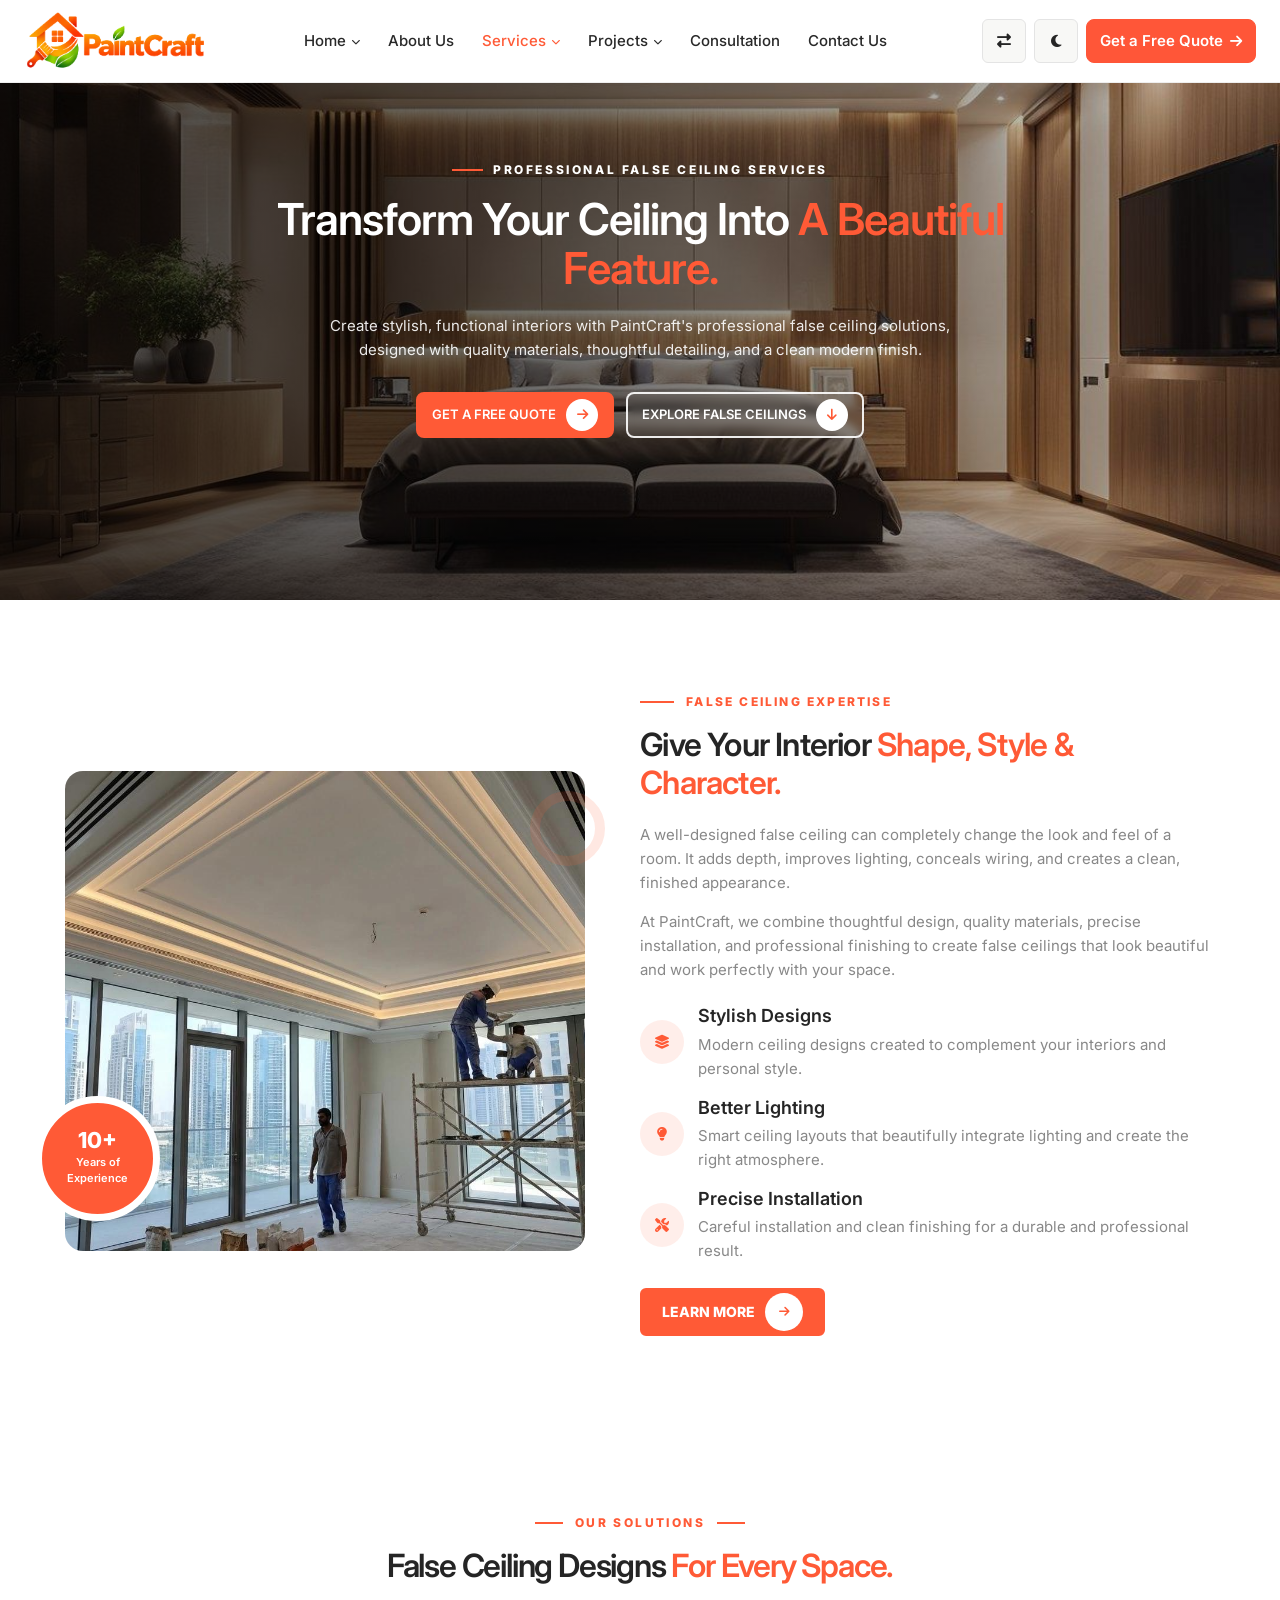
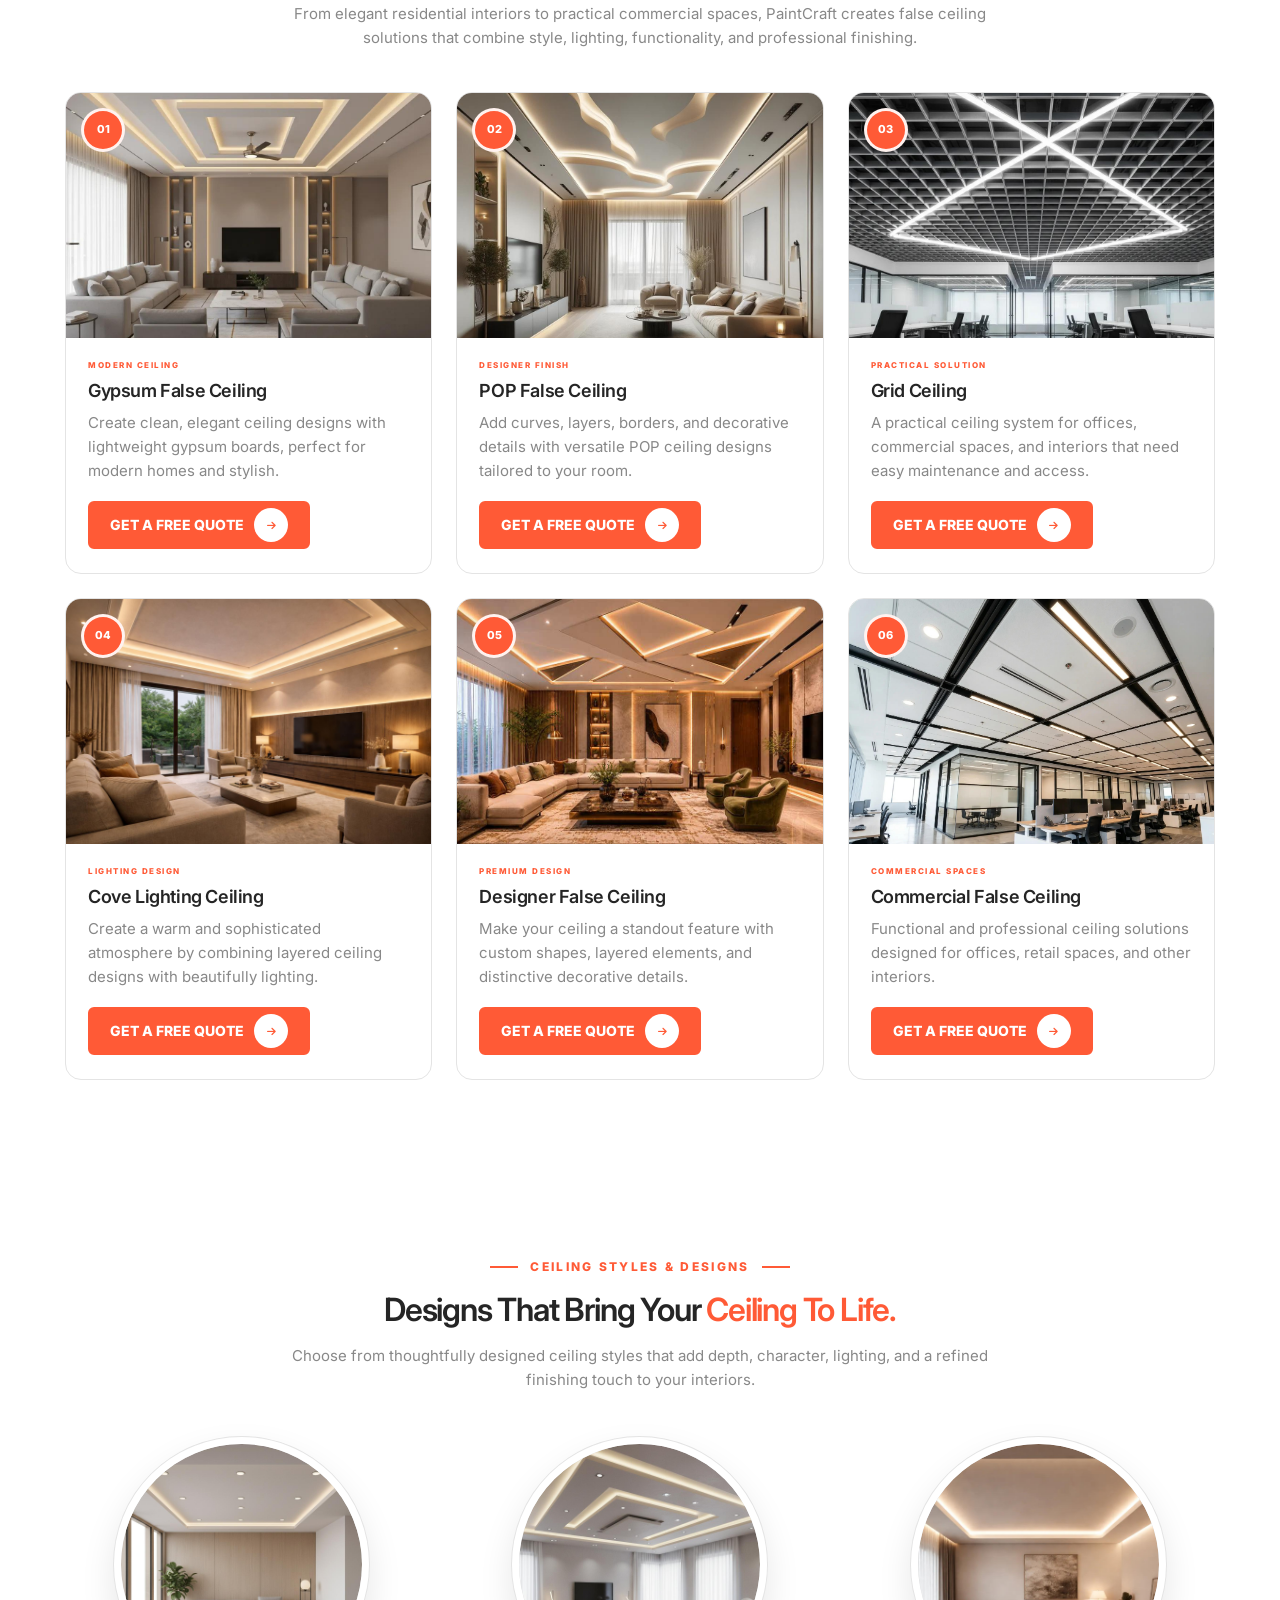
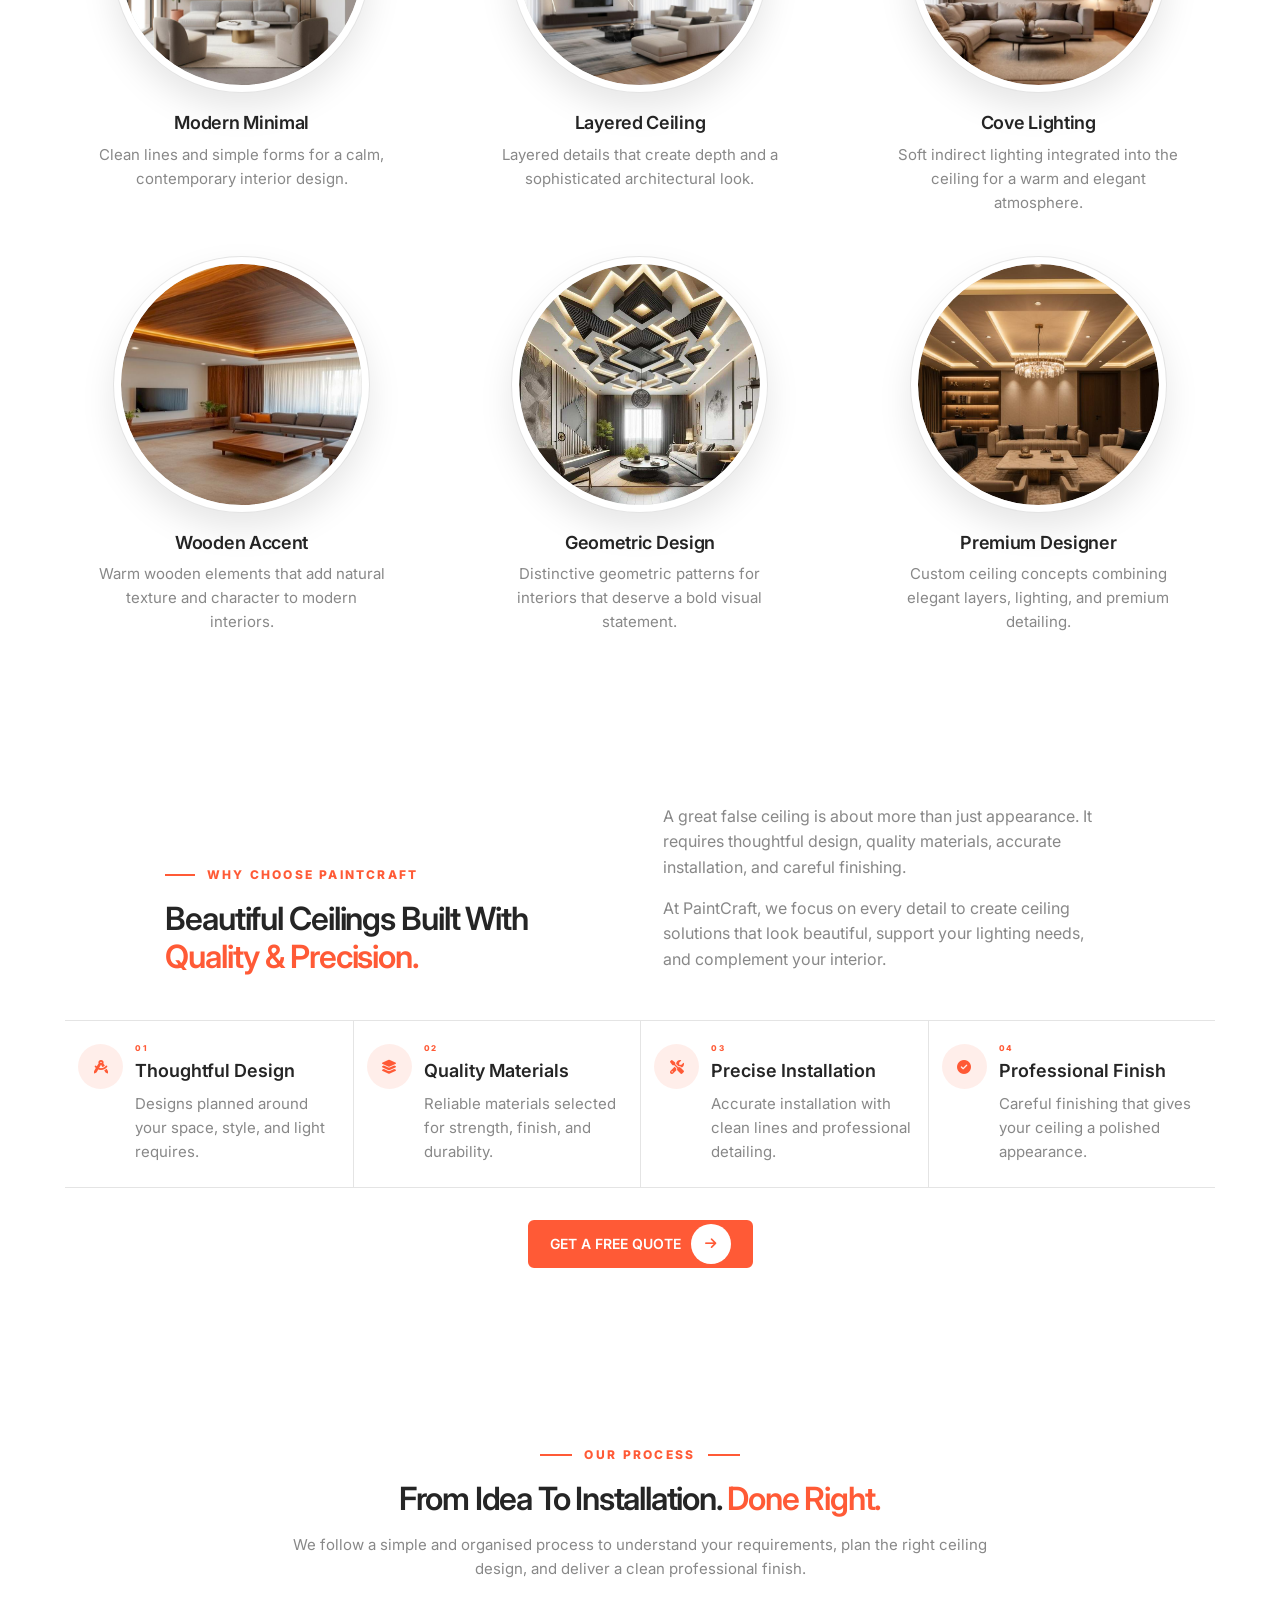
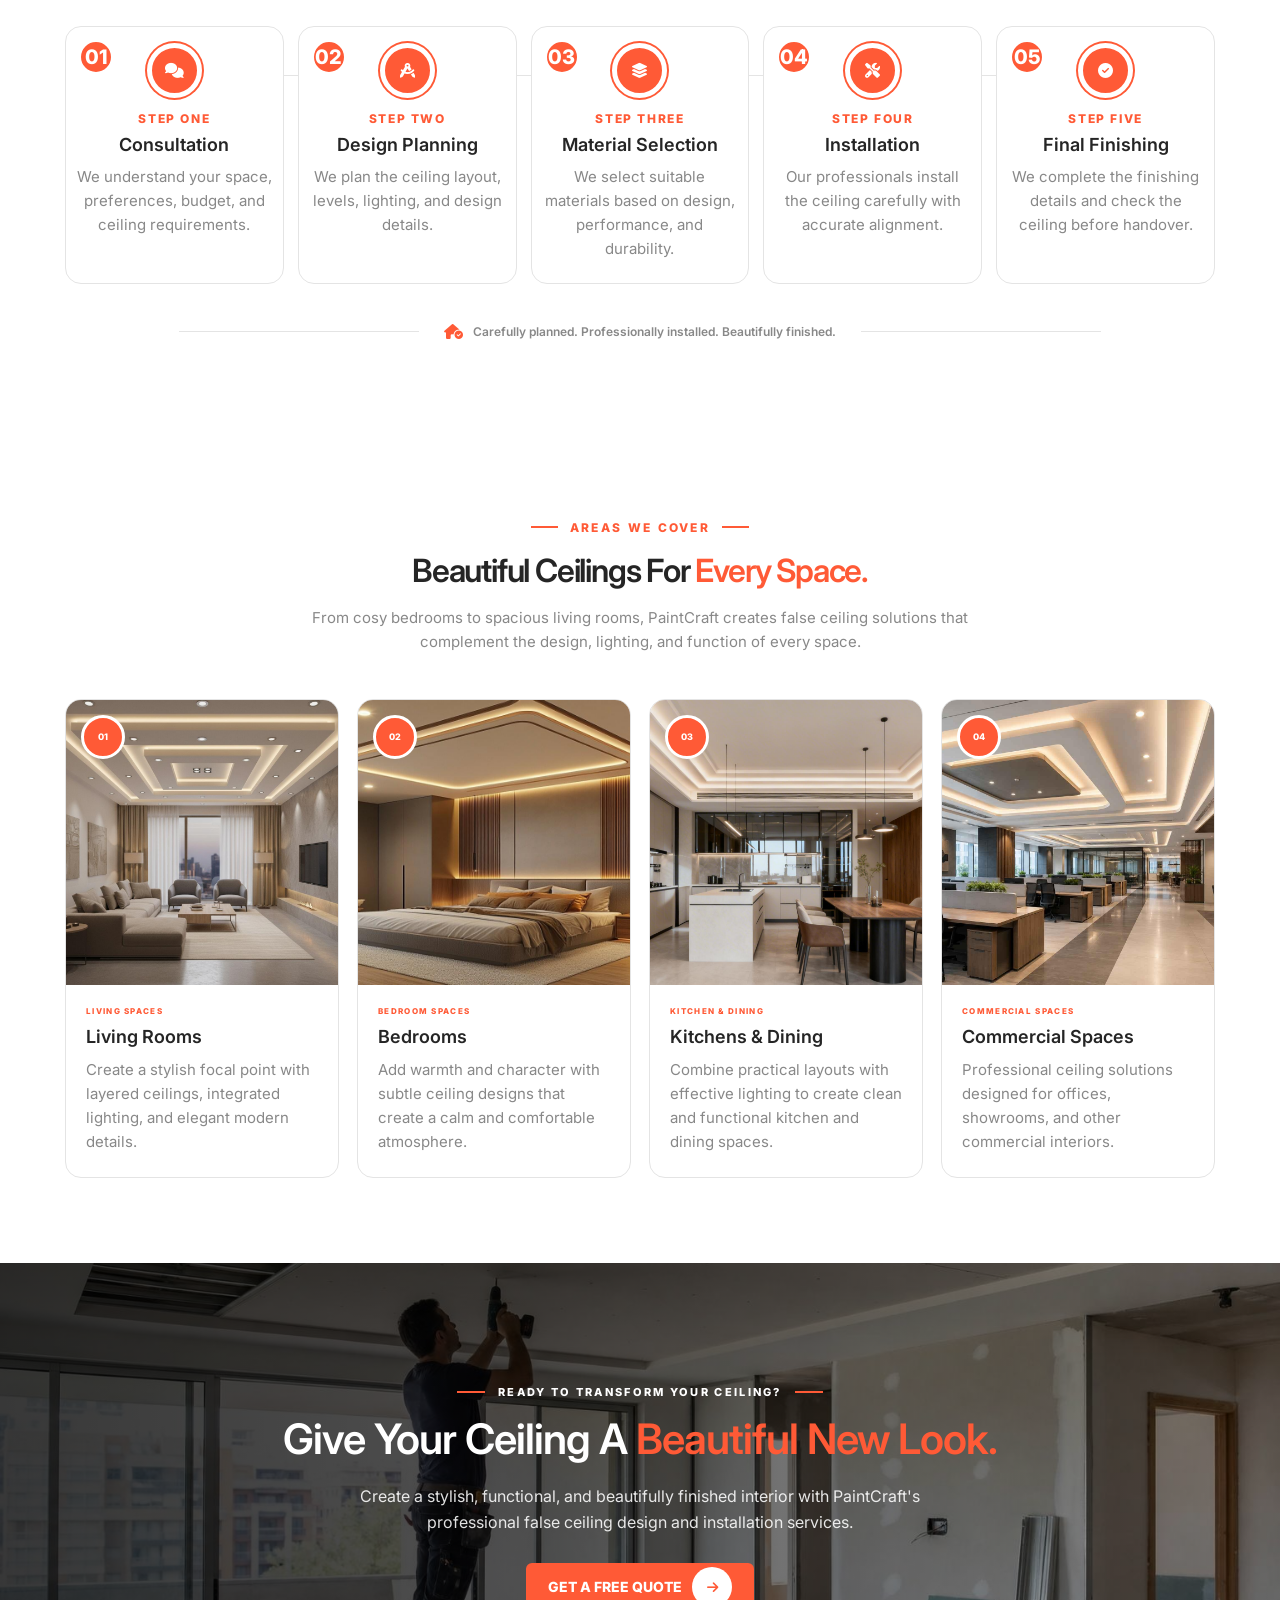
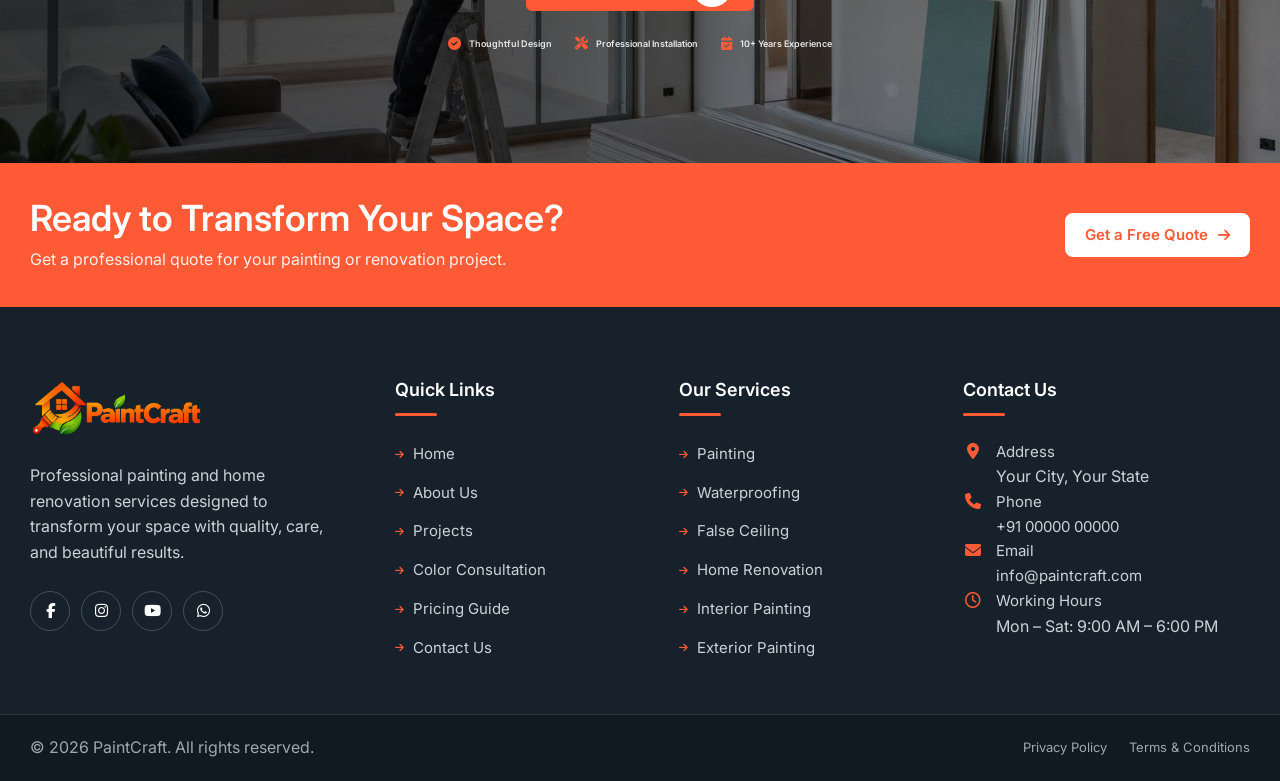
<file: false-ceiling.html>
<!DOCTYPE html>
<html lang="en" dir="ltr">

<head>

    <!-- =========================================================
         META
    ========================================================== -->

    <meta charset="UTF-8">

    <meta
        name="viewport"
        content="width=device-width, initial-scale=1.0"
    >

    <meta
        name="description"
        content="PaintCraft - Professional Painting & Home Renovation Services"
    >

    <meta
        name="keywords"
        content="painting, home renovation, interior painting, exterior painting, waterproofing"
    >

    <meta
        name="author"
        content="PaintCraft"
    >

    <title>PaintCraft | Painting & Renovation</title>
<link
    rel="icon"
    type="image/png"
    href="images/logo.png"
>

    <!-- =========================================================
         GOOGLE FONT
         Inter - Used Consistently Throughout Website
    ========================================================== -->

    <link
        rel="preconnect"
        href="https://fonts.googleapis.com"
    >

    <link
        rel="preconnect"
        href="https://fonts.gstatic.com"
        crossorigin
    >

    <link
        href="https://fonts.googleapis.com/css2?family=Inter:wght@400;500;600;700;800&display=swap"
        rel="stylesheet"
    >


    <!-- =========================================================
         FONT AWESOME
    ========================================================== -->

    <link
        rel="stylesheet"
        href="https://cdnjs.cloudflare.com/ajax/libs/font-awesome/6.5.2/css/all.min.css"
    >


    <!-- =========================================================
         MAIN CSS
    ========================================================== -->

    <link
        rel="stylesheet"
        href="css/style.css"
    >


    <!-- =========================================================
         RESPONSIVE CSS
    ========================================================== -->

    <link
        rel="stylesheet"
        href="css/responsive.css"
    >

</head>


<body>

    <!-- =========================================================
         SITE HEADER
    ========================================================== -->

    <header class="site-header">


        <!-- =====================================================
             HEADER CONTAINER
        ====================================================== -->

        <div class="header-container">


            <!-- =================================================
                 LOGO
            ================================================== -->

            <a
                href="index.html"
                class="site-logo"
                aria-label="PaintCraft Home"
            >

                <img
                    src="images/logo.png"
                    alt="PaintCraft"
                    class="logo-image"
                >

            </a>


            <!-- =================================================
                 DESKTOP NAVIGATION
            ================================================== -->

            <nav
                class="desktop-navigation"
                aria-label="Main Navigation"
            >

                <ul class="nav-menu">


                    <!-- =========================================
                         HOME
                    ========================================== -->

                    <li class="nav-item has-dropdown">

                        <button
                            type="button"
                            class="nav-link dropdown-toggle"
                            aria-expanded="false"
                        >

                            <span>Home</span>

                            <i class="fa-solid fa-chevron-down"></i>

                        </button>


                        <ul class="dropdown-menu">

                            <li>
                                <a href="index.html">
                                    Home 1
                                </a>
                            </li>

                            <li>
                                <a href="home-2.html">
                                    Home 2
                                </a>
                            </li>

                        </ul>

                    </li>


                    <!-- =========================================
                         ABOUT US
                    ========================================== -->

                    <li class="nav-item">

                        <a
                            href="about.html"
                            class="nav-link"
                        >
                            About Us
                        </a>

                    </li>


                    <!-- =========================================
                         SERVICES
                    ========================================== -->

                    <li class="nav-item has-dropdown">

                        <button
                            type="button"
                            class="nav-link dropdown-toggle active"
                            aria-expanded="false"
                        >

                            <span>Services</span>

                            <i class="fa-solid fa-chevron-down"></i>

                        </button>


                        <ul class="dropdown-menu">

                            <li>
                                <a href="painting.html">
                                    Painting
                                </a>
                            </li>

                            <li>
                                <a href="waterproofing.html">
                                    Waterproofing
                                </a>
                            </li>

                            <li>
                                <a href="false-ceiling.html"class="active">
                                    False Ceiling
                                </a>
                            </li>
                            <li>
                                    <a href="home-renovation.html">
                                        Home Renovation
                                    </a>
                                </li>

                            

                        </ul>

                    </li>


                    <!-- =========================================
                         PROJECTS
                    ========================================== -->

                    <li class="nav-item has-dropdown">

                        <button
                            type="button"
                            class="nav-link dropdown-toggle"
                            aria-expanded="false"
                        >

                            <span>Projects</span>

                            <i class="fa-solid fa-chevron-down"></i>

                        </button>


                        <ul class="dropdown-menu">

                            

                            <li>
                                <a href="interior-projects.html">
                                    Interior Projects
                                </a>
                            </li>

                            <li>
                                <a href="exterior-projects.html">
                                    Exterior Projects
                                </a>
                            </li>

                            

                           

                        </ul>

                    </li>


                    <!-- =========================================
                         COLOR CONSULTATION
                    ========================================== -->

                    <li class="nav-item">

                        <a
                            href="consultation.html"
                            class="nav-link"
                        >
                            Consultation
                        </a>

                    </li>


                    


                    <!-- =========================================
                         CONTACT US
                    ========================================== -->

                    <li class="nav-item">

                        <a
                            href="contact.html"
                            class="nav-link"
                        >
                            Contact Us
                        </a>

                    </li>

                </ul>

            </nav>


            <!-- =================================================
                 DESKTOP HEADER ACTIONS

                 IMPORTANT:
                 These buttons are ONLY for desktop.
            ================================================== -->

            <div class="desktop-header-actions">


                <!-- =============================================
                     RTL TOGGLE
                ============================================== -->

                <button
                    type="button"
                    class="header-action-btn rtl-btn"
                    id="rtlToggle"
                    aria-label="Switch to RTL"
                    aria-pressed="false"
                >

                    <i class="fa-solid fa-right-left"></i>

                </button>


                <!-- =============================================
                     DARK MODE TOGGLE
                ============================================== -->

                <button
                    type="button"
                    class="header-action-btn dark-mode-btn"
                    id="darkModeToggle"
                    aria-label="Toggle dark mode"
                    aria-pressed="false"
                >

                    <i class="fa-solid fa-moon"></i>

                </button>


                


                <!-- =============================================
                     GET A FREE QUOTE
                ============================================== -->

                <a
    href="get a quote.html"
    class="primary-btn header-quote-btn"
>
    <span>Get a Free Quote</span>
    <i class="fa-solid fa-arrow-right"></i>
</a>


            </div>


            <!-- =================================================
                 HAMBURGER BUTTON

                 MOBILE
                 IPAD MINI
                 IPAD PRO
            ================================================== -->

            <button
                type="button"
                class="hamburger-button"
                id="hamburgerButton"
                aria-label="Open menu"
                aria-expanded="false"
                aria-controls="mobileNavigation"
            >

                <span class="hamburger-line"></span>

                <span class="hamburger-line"></span>

                <span class="hamburger-line"></span>

            </button>


        </div>


        <!-- =====================================================
             MOBILE / TABLET NAVIGATION

             ALL MENUS + ALL BUTTONS ARE INSIDE
             THE HAMBURGER MENU
        ====================================================== -->

        <div
            class="mobile-navigation"
            id="mobileNavigation"
            aria-hidden="true"
        >

            <div class="mobile-navigation-inner">


                <!-- =================================================
                     MOBILE MENU HEADER
                ================================================== -->

                <div class="mobile-menu-header">

                    <span class="mobile-menu-title">
                        Menu
                    </span>


                    <button
                        type="button"
                        class="mobile-menu-close"
                        id="mobileMenuClose"
                        aria-label="Close menu"
                    >

                        <i class="fa-solid fa-xmark"></i>

                    </button>

                </div>


                <!-- =================================================
                     MOBILE NAVIGATION
                ================================================== -->

                <nav
                    class="mobile-menu"
                    aria-label="Mobile Navigation"
                >

                    <ul class="mobile-nav-list">


                        <!-- =========================================
                             HOME
                        ========================================== -->

                        <li class="mobile-nav-item has-mobile-dropdown">

                            <button
                                type="button"
                                class="mobile-nav-link mobile-dropdown-toggle"
                                aria-expanded="false"
                            >

                                <span>
                                    Home
                                </span>

                                <i class="fa-solid fa-chevron-down"></i>

                            </button>


                            <ul class="mobile-dropdown-menu">

                                <li>
                                    <a href="index.html">
                                        Home 1
                                    </a>
                                </li>

                                <li>
                                    <a href="home-2.html">
                                        Home 2
                                    </a>
                                </li>

                            </ul>

                        </li>


                        <!-- =========================================
                             ABOUT US
                        ========================================== -->

                        <li class="mobile-nav-item">

                            <a
                                href="about.html"
                                class="mobile-nav-link"
                            >
                                About Us
                            </a>

                        </li>


                        <!-- =========================================
                             SERVICES
                        ========================================== -->

                        <li class="mobile-nav-item has-mobile-dropdown">

                            <button
                                type="button"
                                class="mobile-nav-link mobile-dropdown-toggle active"
                                aria-expanded="false"
                            >

                                <span>
                                    Services
                                </span>

                                <i class="fa-solid fa-chevron-down"></i>

                            </button>


                            <ul class="mobile-dropdown-menu">

                                <li>
                                    <a href="painting.html">
                                        Painting
                                    </a>
                                </li>

                                <li>
                                    <a href="waterproofing.html">
                                        Waterproofing
                                    </a>
                                </li>

                                <li>
                                    <a href="false-ceiling.html"class="active">
                                        False Ceiling
                                    </a>
                                </li>

                                <li>
                                    <a href="home-renovation.html">
                                        Home Renovation
                                    </a>
                                </li>

                            </ul>

                        </li>


                        <!-- =========================================
                             PROJECTS
                        ========================================== -->

                        <li class="mobile-nav-item has-mobile-dropdown">

                            <button
                                type="button"
                                class="mobile-nav-link mobile-dropdown-toggle"
                                aria-expanded="false"
                            >

                                <span>
                                    Projects
                                </span>

                                <i class="fa-solid fa-chevron-down"></i>

                            </button>


                            <ul class="mobile-dropdown-menu">

                                

                                <li>
                                    <a href="interior-projects.html">
                                        Interior Projects
                                    </a>
                                </li>

                                <li>
                                    <a href="exterior-projects.html">
                                        Exterior Projects
                                    </a>
                                </li>

                               

                                

                            </ul>

                        </li>


                        <!-- =========================================
                             COLOR CONSULTATION
                        ========================================== -->

                        <li class="mobile-nav-item">

                            <a
                                href="consultation.html"
                                class="mobile-nav-link"
                            >
                                Consultation
                            </a>

                        </li>


                        


                        <!-- =========================================
                             CONTACT US
                        ========================================== -->

                        <li class="mobile-nav-item">

                            <a
                                href="contact.html"
                                class="mobile-nav-link"
                            >
                                Contact Us
                            </a>

                        </li>


                    </ul>

                </nav>


                <!-- =================================================
                     MOBILE HEADER ACTIONS

                     THESE ARE INSIDE THE HAMBURGER DRAWER

                     RTL
                     DARK MODE
                     LOGIN
                     GET A FREE QUOTE
                ================================================== -->

                <div class="mobile-header-actions">


                    <!-- =============================================
                         RTL TOGGLE
                    ============================================== -->

                    <button
                        type="button"
                        class="mobile-action-btn rtl-btn"
                        id="mobileRtlToggle"
                        aria-label="Switch to RTL"
                        aria-pressed="false"
                    >

                        <i class="fa-solid fa-right-left"></i>

                    </button>


                    <!-- =============================================
                         DARK MODE TOGGLE
                    ============================================== -->

                    <button
                        type="button"
                        class="mobile-action-btn dark-mode-btn"
                        id="mobileDarkModeToggle"
                        aria-label="Toggle dark mode"
                        aria-pressed="false"
                    >

                        <i class="fa-solid fa-moon"></i>

                    </button>


                    


                    <!-- =================================================
     GET A FREE QUOTE — MOBILE PRIMARY CTA
================================================== -->

<a
    href="get a quote.html"
    class="primary-btn mobile-quote-btn"
>
    <span>
        Get a Free Quote
    </span>

    <i class="fa-solid fa-arrow-right"></i>
</a>


                </div>


            </div>

        </div>


    </header>


    <!-- =========================================================
         MAIN CONTENT
    ========================================================== -->

    <main id="main-content">
<!-- =========================================================
     FALSE CEILING PAGE
     SECTION 01: FALSE CEILING HERO
     PART 1 - HTML
========================================================= -->

<section
    class="false-ceiling-page-hero"
    id="falseCeilingPageHero"
>

    <!-- =====================================================
         HERO BACKGROUND
    ====================================================== -->

    <div
        class="false-ceiling-page-hero-background"
        aria-hidden="true"
    >

        <img
            src="images/false-ceiling-hero.jpg"
            alt="Professional false ceiling design and installation"
            class="false-ceiling-page-hero-background-image"
        >

    </div>


    <!-- =====================================================
         HERO OVERLAY
    ====================================================== -->

    <div
        class="false-ceiling-page-hero-overlay"
        aria-hidden="true"
    ></div>


    <!-- =====================================================
         HERO CONTAINER
    ====================================================== -->

    <div class="false-ceiling-page-hero-container">

        <div class="false-ceiling-page-hero-content">


            <!-- Eyebrow -->

            <span class="false-ceiling-page-hero-eyebrow">
                PROFESSIONAL FALSE CEILING SERVICES
            </span>


            <!-- Main Heading -->

            <h1 class="false-ceiling-page-hero-title">
                Transform Your Ceiling Into
                <span>A Beautiful Feature.</span>
            </h1>


            <!-- Description -->

            <p class="false-ceiling-page-hero-description">
                Create stylish, functional interiors with PaintCraft's
                professional false ceiling solutions, designed with
                quality materials, thoughtful detailing, and a clean
                modern finish.
            </p>


            <!-- Hero Actions -->

            <div class="false-ceiling-page-hero-actions">

                <!-- Primary Button -->

                <a
                    href="get-a-quote.html"
                    class="false-ceiling-page-hero-primary-button"
                >

                    <span>
                        Get a Free Quote
                    </span>

                    <i class="fa-solid fa-arrow-right"></i>

                </a>


                <!-- Secondary Button -->

                <a
                    href="#falseCeilingSolutions"
                    class="false-ceiling-page-hero-secondary-button"
                >

                    <span>
                        Explore False Ceilings
                    </span>

                    <i class="fa-solid fa-arrow-down"></i>

                </a>

            </div>

        </div>

    </div>

</section>
<!-- =========================================================
     FALSE CEILING PAGE
     SECTION 02: FALSE CEILING INTRODUCTION
     PART 1 - HTML
========================================================= -->

<section
    class="false-ceiling-intro-section"
    id="falseCeilingIntroduction"
>

    <div class="false-ceiling-intro-container">

        <!-- =================================================
             LEFT VISUAL
        ================================================== -->

        <div class="false-ceiling-intro-visual">

            <div class="false-ceiling-intro-image-wrapper">

                <img
                    src="images/false-ceiling-intro.jpg"
                    alt="Professional false ceiling installation for a modern home"
                    class="false-ceiling-intro-image"
                    loading="lazy"
                >

            </div>


            <!-- Experience Badge -->

            <div class="false-ceiling-intro-badge">

                <strong>10+</strong>

                <span>
                    Years of<br>
                    Experience
                </span>

            </div>


            <!-- Decorative Element -->

            <div
                class="false-ceiling-intro-decoration"
                aria-hidden="true"
            ></div>

        </div>


        <!-- =================================================
             RIGHT CONTENT
        ================================================== -->

        <div class="false-ceiling-intro-content">

            <span class="false-ceiling-intro-eyebrow">
                FALSE CEILING EXPERTISE
            </span>


            <h2 class="false-ceiling-intro-title">
                Give Your Interior
                <span>Shape, Style &amp; Character.</span>
            </h2>


            <p class="false-ceiling-intro-description">
                A well-designed false ceiling can completely change
                the look and feel of a room. It adds depth, improves
                lighting, conceals wiring, and creates a clean,
                finished appearance.
            </p>


            <p class="false-ceiling-intro-description">
                At PaintCraft, we combine thoughtful design, quality
                materials, precise installation, and professional
                finishing to create false ceilings that look beautiful
                and work perfectly with your space.
            </p>


            <!-- =================================================
                 FEATURES
            ================================================== -->

            <div class="false-ceiling-intro-features">


                <!-- Feature 01 -->

                <div class="false-ceiling-intro-feature">

                    <span class="false-ceiling-intro-feature-icon">
                        <i class="fa-solid fa-layer-group"></i>
                    </span>

                    <div class="false-ceiling-intro-feature-content">

                        <h3>
                            Stylish Designs
                        </h3>

                        <p>
                            Modern ceiling designs created to complement
                            your interiors and personal style.
                        </p>

                    </div>

                </div>


                <!-- Feature 02 -->

                <div class="false-ceiling-intro-feature">

                    <span class="false-ceiling-intro-feature-icon">
                        <i class="fa-solid fa-lightbulb"></i>
                    </span>

                    <div class="false-ceiling-intro-feature-content">

                        <h3>
                            Better Lighting
                        </h3>

                        <p>
                            Smart ceiling layouts that beautifully
                            integrate lighting and create the right
                            atmosphere.
                        </p>

                    </div>

                </div>


                <!-- Feature 03 -->

                <div class="false-ceiling-intro-feature">

                    <span class="false-ceiling-intro-feature-icon">
                        <i class="fa-solid fa-screwdriver-wrench"></i>
                    </span>

                    <div class="false-ceiling-intro-feature-content">

                        <h3>
                            Precise Installation
                        </h3>

                        <p>
                            Careful installation and clean finishing
                            for a durable and professional result.
                        </p>

                    </div>

                </div>


            </div>


            <!-- =================================================
                 ACTION
            ================================================== -->

            <div class="false-ceiling-intro-action">

                <a
                    href="get-a-quote.html"
                    class="false-ceiling-intro-button"
                >

                    <span>
                        Learn More
                    </span>

                    <i class="fa-solid fa-arrow-right"></i>

                </a>

            </div>

        </div>

    </div>

</section>
<!-- =========================================================
     FALSE CEILING PAGE
     SECTION 03: FALSE CEILING SOLUTIONS
     PART 1 - HTML
========================================================= -->

<section
    class="false-ceiling-solutions-section"
    id="falseCeilingSolutions"
>

    <div class="false-ceiling-solutions-container">


        <!-- =================================================
             SECTION HEADER
        ================================================== -->

        <div class="false-ceiling-solutions-header">

            <div class="false-ceiling-solutions-heading">

                <span class="false-ceiling-solutions-eyebrow">
                    OUR SOLUTIONS
                </span>

                <h2 class="false-ceiling-solutions-title">
                    False Ceiling Designs
                    <span>For Every Space.</span>
                </h2>

            </div>

            <p class="false-ceiling-solutions-intro">
                From elegant residential interiors to practical
                commercial spaces, PaintCraft creates false ceiling
                solutions that combine style, lighting, functionality,
                and professional finishing.
            </p>

        </div>


        <!-- =================================================
             SOLUTIONS GRID
        ================================================== -->

        <div class="false-ceiling-solutions-grid">


            <!-- =================================================
                 SOLUTION 01
            ================================================== -->

            <article class="false-ceiling-solution-card">

                <a
                    href="get-a-quote.html"
                    class="false-ceiling-solution-image-link"
                    aria-label="Gypsum false ceiling"
                >

                    <div class="false-ceiling-solution-image-wrapper">

                        <img
                            src="images/false-ceiling-gypsum.jpg"
                            alt="Modern gypsum false ceiling design"
                            class="false-ceiling-solution-image"
                            loading="lazy"
                        >

                        <span class="false-ceiling-solution-number">
                            01
                        </span>

                        <span class="false-ceiling-solution-image-overlay">

                            <span class="false-ceiling-solution-view">
                                <i class="fa-solid fa-arrow-right"></i>
                            </span>

                        </span>

                    </div>

                </a>


                <div class="false-ceiling-solution-content">

                    <span class="false-ceiling-solution-category">
                        MODERN CEILING
                    </span>

                    <h3 class="false-ceiling-solution-title">
                        Gypsum False Ceiling
                    </h3>

                    <p class="false-ceiling-solution-description">
                        Create clean, elegant ceiling designs with
                        lightweight gypsum boards, perfect for modern
                        homes and stylish.
                    </p>

                    <a
                        href="get-a-quote.html"
                        class="false-ceiling-solution-button"
                    >
                        <span>Get a Free Quote</span>
                        <i class="fa-solid fa-arrow-right"></i>
                    </a>

                </div>

            </article>


            <!-- =================================================
                 SOLUTION 02
            ================================================== -->

            <article class="false-ceiling-solution-card">

                <a
                    href="get-a-quote.html"
                    class="false-ceiling-solution-image-link"
                    aria-label="POP false ceiling"
                >

                    <div class="false-ceiling-solution-image-wrapper">

                        <img
                            src="images/false-ceiling-pop.jpg"
                            alt="POP false ceiling design for interior"
                            class="false-ceiling-solution-image"
                            loading="lazy"
                        >

                        <span class="false-ceiling-solution-number">
                            02
                        </span>

                        <span class="false-ceiling-solution-image-overlay">

                            <span class="false-ceiling-solution-view">
                                <i class="fa-solid fa-arrow-right"></i>
                            </span>

                        </span>

                    </div>

                </a>


                <div class="false-ceiling-solution-content">

                    <span class="false-ceiling-solution-category">
                        DESIGNER FINISH
                    </span>

                    <h3 class="false-ceiling-solution-title">
                        POP False Ceiling
                    </h3>

                    <p class="false-ceiling-solution-description">
                        Add curves, layers, borders, and decorative
                        details with versatile POP ceiling designs
                        tailored to your room.
                    </p>

                    <a
                        href="get-a-quote.html"
                        class="false-ceiling-solution-button"
                    >
                        <span>Get a Free Quote</span>
                        <i class="fa-solid fa-arrow-right"></i>
                    </a>

                </div>

            </article>


            <!-- =================================================
                 SOLUTION 03
            ================================================== -->

            <article class="false-ceiling-solution-card">

                <a
                    href="get-a-quote.html"
                    class="false-ceiling-solution-image-link"
                    aria-label="Grid ceiling"
                >

                    <div class="false-ceiling-solution-image-wrapper">

                        <img
                            src="images/false-ceiling-grid.jpg"
                            alt="Professional grid ceiling installation"
                            class="false-ceiling-solution-image"
                            loading="lazy"
                        >

                        <span class="false-ceiling-solution-number">
                            03
                        </span>

                        <span class="false-ceiling-solution-image-overlay">

                            <span class="false-ceiling-solution-view">
                                <i class="fa-solid fa-arrow-right"></i>
                            </span>

                        </span>

                    </div>

                </a>


                <div class="false-ceiling-solution-content">

                    <span class="false-ceiling-solution-category">
                        PRACTICAL SOLUTION
                    </span>

                    <h3 class="false-ceiling-solution-title">
                        Grid Ceiling
                    </h3>

                    <p class="false-ceiling-solution-description">
                        A practical ceiling system for offices,
                        commercial spaces, and interiors that need
                        easy maintenance and access.
                    </p>

                    <a
                        href="get-a-quote.html"
                        class="false-ceiling-solution-button"
                    >
                        <span>Get a Free Quote</span>
                        <i class="fa-solid fa-arrow-right"></i>
                    </a>

                </div>

            </article>


            <!-- =================================================
                 SOLUTION 04
            ================================================== -->

            <article class="false-ceiling-solution-card">

                <a
                    href="get-a-quote.html"
                    class="false-ceiling-solution-image-link"
                    aria-label="Cove lighting ceiling"
                >

                    <div class="false-ceiling-solution-image-wrapper">

                        <img
                            src="images/false-ceiling-cove.jpg"
                            alt="False ceiling with cove lighting"
                            class="false-ceiling-solution-image"
                            loading="lazy"
                        >

                        <span class="false-ceiling-solution-number">
                            04
                        </span>

                        <span class="false-ceiling-solution-image-overlay">

                            <span class="false-ceiling-solution-view">
                                <i class="fa-solid fa-arrow-right"></i>
                            </span>

                        </span>

                    </div>

                </a>


                <div class="false-ceiling-solution-content">

                    <span class="false-ceiling-solution-category">
                        LIGHTING DESIGN
                    </span>

                    <h3 class="false-ceiling-solution-title">
                        Cove Lighting Ceiling
                    </h3>

                    <p class="false-ceiling-solution-description">
                        Create a warm and sophisticated atmosphere by
                        combining layered ceiling designs with
                        beautifully lighting.
                    </p>

                    <a
                        href="get-a-quote.html"
                        class="false-ceiling-solution-button"
                    >
                        <span>Get a Free Quote</span>
                        <i class="fa-solid fa-arrow-right"></i>
                    </a>

                </div>

            </article>


            <!-- =================================================
                 SOLUTION 05
            ================================================== -->

            <article class="false-ceiling-solution-card">

                <a
                    href="get-a-quote.html"
                    class="false-ceiling-solution-image-link"
                    aria-label="Designer false ceiling"
                >

                    <div class="false-ceiling-solution-image-wrapper">

                        <img
                            src="images/false-ceiling-designer.jpg"
                            alt="Designer false ceiling for modern home"
                            class="false-ceiling-solution-image"
                            loading="lazy"
                        >

                        <span class="false-ceiling-solution-number">
                            05
                        </span>

                        <span class="false-ceiling-solution-image-overlay">

                            <span class="false-ceiling-solution-view">
                                <i class="fa-solid fa-arrow-right"></i>
                            </span>

                        </span>

                    </div>

                </a>


                <div class="false-ceiling-solution-content">

                    <span class="false-ceiling-solution-category">
                        PREMIUM DESIGN
                    </span>

                    <h3 class="false-ceiling-solution-title">
                        Designer False Ceiling
                    </h3>

                    <p class="false-ceiling-solution-description">
                        Make your ceiling a standout feature with
                        custom shapes, layered elements, and distinctive
                        decorative details.
                    </p>

                    <a
                        href="get-a-quote.html"
                        class="false-ceiling-solution-button"
                    >
                        <span>Get a Free Quote</span>
                        <i class="fa-solid fa-arrow-right"></i>
                    </a>

                </div>

            </article>


            <!-- =================================================
                 SOLUTION 06
            ================================================== -->

            <article class="false-ceiling-solution-card">

                <a
                    href="get-a-quote.html"
                    class="false-ceiling-solution-image-link"
                    aria-label="Commercial false ceiling"
                >

                    <div class="false-ceiling-solution-image-wrapper">

                        <img
                            src="images/false-ceiling-commercial.jpg"
                            alt="Commercial false ceiling installation"
                            class="false-ceiling-solution-image"
                            loading="lazy"
                        >

                        <span class="false-ceiling-solution-number">
                            06
                        </span>

                        <span class="false-ceiling-solution-image-overlay">

                            <span class="false-ceiling-solution-view">
                                <i class="fa-solid fa-arrow-right"></i>
                            </span>

                        </span>

                    </div>

                </a>


                <div class="false-ceiling-solution-content">

                    <span class="false-ceiling-solution-category">
                        COMMERCIAL SPACES
                    </span>

                    <h3 class="false-ceiling-solution-title">
                        Commercial False Ceiling
                    </h3>

                    <p class="false-ceiling-solution-description">
                        Functional and professional ceiling solutions
                        designed for offices, retail spaces, and other
                        interiors.
                    </p>

                    <a
                        href="get-a-quote.html"
                        class="false-ceiling-solution-button"
                    >
                        <span>Get a Free Quote</span>
                        <i class="fa-solid fa-arrow-right"></i>
                    </a>

                </div>

            </article>


        </div>

    </div>

</section>
<!-- =========================================================
     FALSE CEILING PAGE
     SECTION 04: CEILING STYLES & DESIGNS
     PART 1 - HTML
========================================================= -->

<section
    class="false-ceiling-styles-section"
    id="falseCeilingStyles"
>

    <div class="false-ceiling-styles-container">


        <!-- =================================================
             SECTION HEADER
        ================================================== -->

        <div class="false-ceiling-styles-header">

            <span class="false-ceiling-styles-eyebrow">
                CEILING STYLES &amp; DESIGNS
            </span>

            <h2 class="false-ceiling-styles-title">
                Designs That Bring Your
                <span>Ceiling To Life.</span>
            </h2>

            <p class="false-ceiling-styles-intro">
                Choose from thoughtfully designed ceiling styles
                that add depth, character, lighting, and a refined
                finishing touch to your interiors.
            </p>

        </div>


        <!-- =================================================
             CIRCULAR STYLE CARDS
        ================================================== -->

        <div class="false-ceiling-styles-grid">


            <!-- =================================================
                 STYLE 01
            ================================================== -->

            <article class="false-ceiling-style-card">

                <a
                    href="get-a-quote.html"
                    class="false-ceiling-style-image-link"
                    aria-label="Modern Minimal false ceiling"
                >

                    <div class="false-ceiling-style-image-wrapper">

                        <img
                            src="images/false-ceiling-style-modern.jpg"
                            alt="Modern minimal false ceiling design"
                            class="false-ceiling-style-image"
                            loading="lazy"
                        >

                       
                        <span class="false-ceiling-style-overlay">

                            <span class="false-ceiling-style-arrow">
                                <i class="fa-solid fa-arrow-right"></i>
                            </span>

                        </span>

                    </div>

                </a>

                <div class="false-ceiling-style-content">

                    <h3 class="false-ceiling-style-title">
                        Modern Minimal
                    </h3>

                    <p class="false-ceiling-style-description">
                        Clean lines and simple forms for a calm,
                        contemporary interior design.
                    </p>

                </div>

            </article>


            <!-- =================================================
                 STYLE 02
            ================================================== -->

            <article class="false-ceiling-style-card">

                <a
                    href="get-a-quote.html"
                    class="false-ceiling-style-image-link"
                    aria-label="Layered false ceiling"
                >

                    <div class="false-ceiling-style-image-wrapper">

                        <img
                            src="images/false-ceiling-style-layered.jpg"
                            alt="Layered false ceiling design"
                            class="false-ceiling-style-image"
                            loading="lazy"
                        >

                       

                        <span class="false-ceiling-style-overlay">

                            <span class="false-ceiling-style-arrow">
                                <i class="fa-solid fa-arrow-right"></i>
                            </span>

                        </span>

                    </div>

                </a>

                <div class="false-ceiling-style-content">

                    <h3 class="false-ceiling-style-title">
                        Layered Ceiling
                    </h3>

                    <p class="false-ceiling-style-description">
                        Layered details that create depth and a
                        sophisticated architectural look.
                    </p>

                </div>

            </article>


            <!-- =================================================
                 STYLE 03
            ================================================== -->

            <article class="false-ceiling-style-card">

                <a
                    href="get-a-quote.html"
                    class="false-ceiling-style-image-link"
                    aria-label="Cove lighting ceiling"
                >

                    <div class="false-ceiling-style-image-wrapper">

                        <img
                            src="images/false-ceiling-style-cove.jpg"
                            alt="Cove lighting false ceiling design"
                            class="false-ceiling-style-image"
                            loading="lazy"
                        >

                       

                        <span class="false-ceiling-style-overlay">

                            <span class="false-ceiling-style-arrow">
                                <i class="fa-solid fa-arrow-right"></i>
                            </span>

                        </span>

                    </div>

                </a>

                <div class="false-ceiling-style-content">

                    <h3 class="false-ceiling-style-title">
                        Cove Lighting
                    </h3>

                    <p class="false-ceiling-style-description">
                        Soft indirect lighting integrated into the
                        ceiling for a warm and elegant atmosphere.
                    </p>

                </div>

            </article>


            <!-- =================================================
                 STYLE 04
            ================================================== -->

            <article class="false-ceiling-style-card">

                <a
                    href="get-a-quote.html"
                    class="false-ceiling-style-image-link"
                    aria-label="Wooden accent ceiling"
                >

                    <div class="false-ceiling-style-image-wrapper">

                        <img
                            src="images/false-ceiling-style-wooden.jpg"
                            alt="Wooden accent false ceiling design"
                            class="false-ceiling-style-image"
                            loading="lazy"
                        >


                        <span class="false-ceiling-style-overlay">

                            <span class="false-ceiling-style-arrow">
                                <i class="fa-solid fa-arrow-right"></i>
                            </span>

                        </span>

                    </div>

                </a>

                <div class="false-ceiling-style-content">

                    <h3 class="false-ceiling-style-title">
                        Wooden Accent
                    </h3>

                    <p class="false-ceiling-style-description">
                        Warm wooden elements that add natural texture
                        and character to modern interiors.
                    </p>

                </div>

            </article>


            <!-- =================================================
                 STYLE 05
            ================================================== -->

            <article class="false-ceiling-style-card">

                <a
                    href="get-a-quote.html"
                    class="false-ceiling-style-image-link"
                    aria-label="Geometric false ceiling design"
                >

                    <div class="false-ceiling-style-image-wrapper">

                        <img
                            src="images/false-ceiling-style-geometric.jpg"
                            alt="Geometric false ceiling design"
                            class="false-ceiling-style-image"
                            loading="lazy"
                        >

                        

                        <span class="false-ceiling-style-overlay">

                            <span class="false-ceiling-style-arrow">
                                <i class="fa-solid fa-arrow-right"></i>
                            </span>

                        </span>

                    </div>

                </a>

                <div class="false-ceiling-style-content">

                    <h3 class="false-ceiling-style-title">
                        Geometric Design
                    </h3>

                    <p class="false-ceiling-style-description">
                        Distinctive geometric patterns for interiors
                        that deserve a bold visual statement.
                    </p>

                </div>

            </article>


            <!-- =================================================
                 STYLE 06
            ================================================== -->

            <article class="false-ceiling-style-card">

                <a
                    href="get-a-quote.html"
                    class="false-ceiling-style-image-link"
                    aria-label="Premium designer ceiling"
                >

                    <div class="false-ceiling-style-image-wrapper">

                        <img
                            src="images/false-ceiling-style-premium.jpg"
                            alt="Premium designer false ceiling"
                            class="false-ceiling-style-image"
                            loading="lazy"
                        >

                       

                        <span class="false-ceiling-style-overlay">

                            <span class="false-ceiling-style-arrow">
                                <i class="fa-solid fa-arrow-right"></i>
                            </span>

                        </span>

                    </div>

                </a>

                <div class="false-ceiling-style-content">

                    <h3 class="false-ceiling-style-title">
                        Premium Designer
                    </h3>

                    <p class="false-ceiling-style-description">
                        Custom ceiling concepts combining elegant
                        layers, lighting, and premium detailing.
                    </p>

                </div>

            </article>


        </div>

    </div>

</section>
<!-- =========================================================
     FALSE CEILING PAGE
     SECTION 05: WHY CHOOSE PAINTCRAFT
     PART 1 - HTML
     NO IMAGE
========================================================= -->

<section
    class="false-ceiling-why-section"
    id="falseCeilingWhyChoose"
>

    <div class="false-ceiling-why-container">


        <!-- =================================================
             SECTION HEADER
        ================================================== -->

        <div class="false-ceiling-why-header">

            <div class="false-ceiling-why-heading">

                <span class="false-ceiling-why-eyebrow">
                    WHY CHOOSE PAINTCRAFT
                </span>

                <h2 class="false-ceiling-why-title">
                    Beautiful Ceilings Built With
                    <span>Quality &amp; Precision.</span>
                </h2>

            </div>


            <div class="false-ceiling-why-intro">

                <p>
                    A great false ceiling is about more than just
                    appearance. It requires thoughtful design,
                    quality materials, accurate installation, and
                    careful finishing.
                </p>

                <p>
                    At PaintCraft, we focus on every detail to create
                    ceiling solutions that look beautiful, support
                    your lighting needs, and complement your interior.
                </p>

            </div>

        </div>


        <!-- =================================================
             HORIZONTAL BENEFITS
        ================================================== -->

        <div class="false-ceiling-why-benefits">


            <!-- =================================================
                 BENEFIT 01
            ================================================== -->

            <article class="false-ceiling-why-benefit">

                <div class="false-ceiling-why-benefit-icon">
                    <i class="fa-solid fa-compass-drafting"></i>
                </div>

                <div class="false-ceiling-why-benefit-content">

                    <span class="false-ceiling-why-benefit-number">
                        01
                    </span>

                    <h3>
                        Thoughtful Design
                    </h3>

                    <p>
                        Designs planned around your space,
                        style, and light requires.
                    </p>

                </div>

            </article>


            <!-- =================================================
                 BENEFIT 02
            ================================================== -->

            <article class="false-ceiling-why-benefit">

                <div class="false-ceiling-why-benefit-icon">
                    <i class="fa-solid fa-layer-group"></i>
                </div>

                <div class="false-ceiling-why-benefit-content">

                    <span class="false-ceiling-why-benefit-number">
                        02
                    </span>

                    <h3>
                        Quality Materials
                    </h3>

                    <p>
                        Reliable materials selected for
                        strength, finish, and durability.
                    </p>

                </div>

            </article>


            <!-- =================================================
                 BENEFIT 03
            ================================================== -->

            <article class="false-ceiling-why-benefit">

                <div class="false-ceiling-why-benefit-icon">
                    <i class="fa-solid fa-screwdriver-wrench"></i>
                </div>

                <div class="false-ceiling-why-benefit-content">

                    <span class="false-ceiling-why-benefit-number">
                        03
                    </span>

                    <h3>
                        Precise Installation
                    </h3>

                    <p>
                        Accurate installation with clean
                        lines and professional detailing.
                    </p>

                </div>

            </article>


            <!-- =================================================
                 BENEFIT 04
            ================================================== -->

            <article class="false-ceiling-why-benefit">

                <div class="false-ceiling-why-benefit-icon">
                    <i class="fa-solid fa-circle-check"></i>
                </div>

                <div class="false-ceiling-why-benefit-content">

                    <span class="false-ceiling-why-benefit-number">
                        04
                    </span>

                    <h3>
                        Professional Finish
                    </h3>

                    <p>
                        Careful finishing that gives your
                        ceiling a polished appearance.
                    </p>

                </div>

            </article>


        </div>


        <!-- =================================================
             BOTTOM CTA
        ================================================== -->

        <div class="false-ceiling-why-action">

            <a
                href="get-a-quote.html"
                class="false-ceiling-why-button"
            >
                <span>Get a Free Quote</span>
                <i class="fa-solid fa-arrow-right"></i>
            </a>

        </div>


    </div>

</section>
<! =========================================================
   FALSE CEILING PAGE
   SECTION 06: OUR FALSE CEILING PROCESS
   PART 1 - HTML
========================================================= !>

<section
    class="false-ceiling-process-section"
    id="falseCeilingProcess"
>

    <div class="false-ceiling-process-container">


        <!-- =================================================
             SECTION HEADER
        ================================================== -->

        <div class="false-ceiling-process-header">

            <span class="false-ceiling-process-eyebrow">
                OUR PROCESS
            </span>

            <h2 class="false-ceiling-process-title">
                From Idea To Installation.
                <span>Done Right.</span>
            </h2>

            <p class="false-ceiling-process-intro">
                We follow a simple and organised process to
                understand your requirements, plan the right
                ceiling design, and deliver a clean professional
                finish.
            </p>

        </div>


        <!-- =================================================
             PROCESS STEPS
        ================================================== -->

        <div class="false-ceiling-process-steps">


            <!-- =================================================
                 STEP 01
            ================================================== -->

            <article class="false-ceiling-process-step">

                <div class="false-ceiling-process-step-top">

                    <span class="false-ceiling-process-number">
                        01
                    </span>

                    <span class="false-ceiling-process-icon">
                        <i class="fa-solid fa-comments"></i>
                    </span>

                </div>

                <div class="false-ceiling-process-step-content">

                    <span class="false-ceiling-process-label">
                        STEP ONE
                    </span>

                    <h3>
                        Consultation
                    </h3>

                    <p>
                        We understand your space, preferences,
                        budget, and ceiling requirements.
                    </p>

                </div>

            </article>


            <!-- =================================================
                 STEP 02
            ================================================== -->

            <article class="false-ceiling-process-step">

                <div class="false-ceiling-process-step-top">

                    <span class="false-ceiling-process-number">
                        02
                    </span>

                    <span class="false-ceiling-process-icon">
                        <i class="fa-solid fa-compass-drafting"></i>
                    </span>

                </div>

                <div class="false-ceiling-process-step-content">

                    <span class="false-ceiling-process-label">
                        STEP TWO
                    </span>

                    <h3>
                        Design Planning
                    </h3>

                    <p>
                        We plan the ceiling layout, levels,
                        lighting, and design details.
                    </p>

                </div>

            </article>


            <!-- =================================================
                 STEP 03
            ================================================== -->

            <article class="false-ceiling-process-step">

                <div class="false-ceiling-process-step-top">

                    <span class="false-ceiling-process-number">
                        03
                    </span>

                    <span class="false-ceiling-process-icon">
                        <i class="fa-solid fa-layer-group"></i>
                    </span>

                </div>

                <div class="false-ceiling-process-step-content">

                    <span class="false-ceiling-process-label">
                        STEP THREE
                    </span>

                    <h3>
                        Material Selection
                    </h3>

                    <p>
                        We select suitable materials based on
                        design, performance, and durability.
                    </p>

                </div>

            </article>


            <!-- =================================================
                 STEP 04
            ================================================== -->

            <article class="false-ceiling-process-step">

                <div class="false-ceiling-process-step-top">

                    <span class="false-ceiling-process-number">
                        04
                    </span>

                    <span class="false-ceiling-process-icon">
                        <i class="fa-solid fa-screwdriver-wrench"></i>
                    </span>

                </div>

                <div class="false-ceiling-process-step-content">

                    <span class="false-ceiling-process-label">
                        STEP FOUR
                    </span>

                    <h3>
                        Installation
                    </h3>

                    <p>
                        Our professionals install the ceiling
                        carefully with accurate alignment.
                    </p>

                </div>

            </article>


            <!-- =================================================
                 STEP 05
            ================================================== -->

            <article class="false-ceiling-process-step">

                <div class="false-ceiling-process-step-top">

                    <span class="false-ceiling-process-number">
                        05
                    </span>

                    <span class="false-ceiling-process-icon">
                        <i class="fa-solid fa-circle-check"></i>
                    </span>

                </div>

                <div class="false-ceiling-process-step-content">

                    <span class="false-ceiling-process-label">
                        STEP FIVE
                    </span>

                    <h3>
                        Final Finishing
                    </h3>

                    <p>
                        We complete the finishing details and
                        check the ceiling before handover.
                    </p>

                </div>

            </article>


        </div>


        <!-- =================================================
             BOTTOM MESSAGE
        ================================================== -->

        <div class="false-ceiling-process-bottom">

            <span class="false-ceiling-process-bottom-line"></span>

            <div class="false-ceiling-process-bottom-content">

                <i class="fa-solid fa-house-circle-check"></i>

                <span>
                    Carefully planned. Professionally installed.
                    Beautifully finished.
                </span>

            </div>

            <span class="false-ceiling-process-bottom-line"></span>

        </div>


    </div>

</section>
<! =========================================================
   FALSE CEILING PAGE
   SECTION 07: AREAS WE COVER
   PART 1 - HTML
========================================================= !>

<section
    class="false-ceiling-areas-section"
    id="falseCeilingAreas"
>

    <div class="false-ceiling-areas-container">


        <!-- =================================================
             SECTION HEADER
        ================================================== -->

        <div class="false-ceiling-areas-header">

            <span class="false-ceiling-areas-eyebrow">
                AREAS WE COVER
            </span>

            <h2 class="false-ceiling-areas-title">
                Beautiful Ceilings For
                <span>Every Space.</span>
            </h2>

            <p class="false-ceiling-areas-intro">
                From cosy bedrooms to spacious living rooms,
                PaintCraft creates false ceiling solutions that
                complement the design, lighting, and function of
                every space.
            </p>

        </div>


        <!-- =================================================
             AREAS GRID
        ================================================== -->

        <div class="false-ceiling-areas-grid">


            <!-- =================================================
                 AREA 01 — LIVING ROOMS
            ================================================== -->

            <article class="false-ceiling-area-card">

                <a
                    href="get-a-quote.html"
                    class="false-ceiling-area-image-link"
                    aria-label="False ceiling solutions for living rooms"
                >

                    <div class="false-ceiling-area-image-wrapper">

                        <img
                            src="images/false-ceiling-area-living.jpg"
                            alt="False ceiling design for living room"
                            class="false-ceiling-area-image"
                            loading="lazy"
                        >

                        <span class="false-ceiling-area-number">
                            01
                        </span>

                        <span
                            class="false-ceiling-area-overlay"
                            aria-hidden="true"
                        ></span>

                        <span class="false-ceiling-area-arrow">
                            <i class="fa-solid fa-arrow-right"></i>
                        </span>

                    </div>

                </a>

                <div class="false-ceiling-area-content">

                    <span class="false-ceiling-area-category">
                        LIVING SPACES
                    </span>

                    <h3 class="false-ceiling-area-title">
                        Living Rooms
                    </h3>

                    <p class="false-ceiling-area-description">
                        Create a stylish focal point with layered
                        ceilings, integrated lighting, and elegant
                        modern details.
                    </p>

                </div>

            </article>


            <!-- =================================================
                 AREA 02 — BEDROOMS
            ================================================== -->

            <article class="false-ceiling-area-card">

                <a
                    href="get-a-quote.html"
                    class="false-ceiling-area-image-link"
                    aria-label="False ceiling solutions for bedrooms"
                >

                    <div class="false-ceiling-area-image-wrapper">

                        <img
                            src="images/false-ceiling-area-bedroom.jpg"
                            alt="False ceiling design for bedroom"
                            class="false-ceiling-area-image"
                            loading="lazy"
                        >

                        <span class="false-ceiling-area-number">
                            02
                        </span>

                        <span
                            class="false-ceiling-area-overlay"
                            aria-hidden="true"
                        ></span>

                        <span class="false-ceiling-area-arrow">
                            <i class="fa-solid fa-arrow-right"></i>
                        </span>

                    </div>

                </a>

                <div class="false-ceiling-area-content">

                    <span class="false-ceiling-area-category">
                        BEDROOM SPACES
                    </span>

                    <h3 class="false-ceiling-area-title">
                        Bedrooms
                    </h3>

                    <p class="false-ceiling-area-description">
                        Add warmth and character with subtle ceiling
                        designs that create a calm and comfortable
                        atmosphere.
                    </p>

                </div>

            </article>


            <!-- =================================================
                 AREA 03 — KITCHENS & DINING
            ================================================== -->

            <article class="false-ceiling-area-card">

                <a
                    href="get-a-quote.html"
                    class="false-ceiling-area-image-link"
                    aria-label="False ceiling solutions for kitchens and dining spaces"
                >

                    <div class="false-ceiling-area-image-wrapper">

                        <img
                            src="images/false-ceiling-area-kitchen.jpg"
                            alt="False ceiling design for kitchen and dining area"
                            class="false-ceiling-area-image"
                            loading="lazy"
                        >

                        <span class="false-ceiling-area-number">
                            03
                        </span>

                        <span
                            class="false-ceiling-area-overlay"
                            aria-hidden="true"
                        ></span>

                        <span class="false-ceiling-area-arrow">
                            <i class="fa-solid fa-arrow-right"></i>
                        </span>

                    </div>

                </a>

                <div class="false-ceiling-area-content">

                    <span class="false-ceiling-area-category">
                        KITCHEN &amp; DINING
                    </span>

                    <h3 class="false-ceiling-area-title">
                        Kitchens &amp; Dining
                    </h3>

                    <p class="false-ceiling-area-description">
                        Combine practical layouts with effective
                        lighting to create clean and functional
                        kitchen and dining spaces.
                    </p>

                </div>

            </article>


            <!-- =================================================
                 AREA 04 — COMMERCIAL SPACES
            ================================================== -->

            <article class="false-ceiling-area-card">

                <a
                    href="get-a-quote.html"
                    class="false-ceiling-area-image-link"
                    aria-label="False ceiling solutions for commercial spaces"
                >

                    <div class="false-ceiling-area-image-wrapper">

                        <img
                            src="images/false-ceiling-area-commercial.jpg"
                            alt="False ceiling design for commercial space"
                            class="false-ceiling-area-image"
                            loading="lazy"
                        >

                        <span class="false-ceiling-area-number">
                            04
                        </span>

                        <span
                            class="false-ceiling-area-overlay"
                            aria-hidden="true"
                        ></span>

                        <span class="false-ceiling-area-arrow">
                            <i class="fa-solid fa-arrow-right"></i>
                        </span>

                    </div>

                </a>

                <div class="false-ceiling-area-content">

                    <span class="false-ceiling-area-category">
                        COMMERCIAL SPACES
                    </span>

                    <h3 class="false-ceiling-area-title">
                        Commercial Spaces
                    </h3>

                    <p class="false-ceiling-area-description">
                        Professional ceiling solutions designed
                        for offices, showrooms, and other commercial
                        interiors.
                    </p>

                </div>

            </article>


        </div>

    </div>

</section>
<! =========================================================
   FALSE CEILING PAGE
   SECTION 09: FINAL CTA
   PART 1 - HTML
========================================================= !>

<section
    class="false-ceiling-final-cta-section"
    id="falseCeilingFinalCta"
>

    <!-- =====================================================
         BACKGROUND
    ====================================================== -->

    <div
        class="false-ceiling-final-cta-background"
        aria-hidden="true"
    >
        <img
            src="images/false-ceiling-cta.jpg"
            alt=""
            class="false-ceiling-final-cta-background-image"
        >
    </div>


    <!-- =====================================================
         OVERLAY
    ====================================================== -->

    <div
        class="false-ceiling-final-cta-overlay"
        aria-hidden="true"
    ></div>


    <!-- =====================================================
         CTA CONTENT
    ====================================================== -->

    <div class="false-ceiling-final-cta-container">

        <div class="false-ceiling-final-cta-content">


            <!-- Eyebrow -->

            <span class="false-ceiling-final-cta-eyebrow">
                READY TO TRANSFORM YOUR CEILING?
            </span>


            <!-- Heading -->

            <h2 class="false-ceiling-final-cta-title">
                Give Your Ceiling A
                <span>Beautiful New Look.</span>
            </h2>


            <!-- Description -->

            <p class="false-ceiling-final-cta-description">
                Create a stylish, functional, and beautifully
                finished interior with PaintCraft's professional
                false ceiling design and installation services.
            </p>


            <!-- CTA Button -->

            <div class="false-ceiling-final-cta-action">

                <a
                    href="get-a-quote.html"
                    class="false-ceiling-final-cta-button"
                >
                    <span>Get a Free Quote</span>

                    <i class="fa-solid fa-arrow-right"></i>
                </a>

            </div>


            <!-- Trust Points -->

            <div class="false-ceiling-final-cta-trust">


                <div class="false-ceiling-final-cta-trust-item">

                    <i class="fa-solid fa-circle-check"></i>

                    <span>
                        Thoughtful Design
                    </span>

                </div>


                <div class="false-ceiling-final-cta-trust-item">

                    <i class="fa-solid fa-screwdriver-wrench"></i>

                    <span>
                        Professional Installation
                    </span>

                </div>


                <div class="false-ceiling-final-cta-trust-item">

                    <i class="fa-solid fa-calendar-check"></i>

                    <span>
                        10+ Years Experience
                    </span>

                </div>


            </div>


        </div>

    </div>

</section>
         </main>
<!-- =====================================================
         FOOTER CTA
    ====================================================== -->

    <div class="footer-cta">

        <div class="footer-container footer-cta-inner">


            <div class="footer-cta-content">

                <h2>
                    Ready to Transform Your Space?
                </h2>

                <p>
                    Get a professional quote for your
                    painting or renovation project.
                </p>

            </div>


            <a
                href="contact.html"
                class="footer-cta-button"
            >

                <span>
                    Get a Free Quote
                </span>

                <i class="fa-solid fa-arrow-right"></i>

            </a>


        </div>

    </div>


<!-- =========================================================
     PAINTCRAFT FOOTER
========================================================= -->

<footer class="site-footer">


    <!-- =====================================================
         FOOTER MAIN
    ====================================================== -->

    <div class="footer-main">

        <div class="footer-container">


            <!-- =================================================
                 COLUMN 1 — BRAND
            ================================================== -->

            <div class="footer-column footer-brand">


                <!-- LOGO -->

                <a
                    href="index.html"
                    class="footer-logo"
                    aria-label="PaintCraft Home"
                >

                    <img
                        src="images/logo.png"
                        alt="PaintCraft"
                        class="footer-logo-image"
                    >

                </a>


                <!-- DESCRIPTION -->

                <p class="footer-description">
                    Professional painting and home renovation
                    services designed to transform your space
                    with quality, care, and beautiful results.
                </p>


                <!-- SOCIAL MEDIA -->

                <div class="footer-social">

                    <a
                        href="#"
                        class="footer-social-link"
                        aria-label="Facebook"
                    >
                        <i class="fa-brands fa-facebook-f"></i>
                    </a>

                    <a
                        href="#"
                        class="footer-social-link"
                        aria-label="Instagram"
                    >
                        <i class="fa-brands fa-instagram"></i>
                    </a>

                    <a
                        href="#"
                        class="footer-social-link"
                        aria-label="YouTube"
                    >
                        <i class="fa-brands fa-youtube"></i>
                    </a>

                    <a
                        href="#"
                        class="footer-social-link"
                        aria-label="WhatsApp"
                    >
                        <i class="fa-brands fa-whatsapp"></i>
                    </a>

                </div>

            </div>


            <!-- =================================================
                 COLUMN 2 — QUICK LINKS
            ================================================== -->

            <div class="footer-column">

                <h3 class="footer-title">
                    Quick Links
                </h3>


                <ul class="footer-links">

                    <li>
                        <a href="index.html">
                            Home
                        </a>
                    </li>

                    <li>
                        <a href="about.html">
                            About Us
                        </a>
                    </li>

                    <li>
                        <a href="projects.html">
                            Projects
                        </a>
                    </li>

                    <li>
                        <a href="color-consultation.html">
                            Color Consultation
                        </a>
                    </li>

                    <li>
                        <a href="pricing-guide.html">
                            Pricing Guide
                        </a>
                    </li>

                    <li>
                        <a href="contact.html">
                            Contact Us
                        </a>
                    </li>

                </ul>

            </div>


            <!-- =================================================
                 COLUMN 3 — SERVICES
            ================================================== -->

            <div class="footer-column">

                <h3 class="footer-title">
                    Our Services
                </h3>


                <ul class="footer-links">

                    <li>
                        <a href="painting.html">
                            Painting
                        </a>
                    </li>

                    <li>
                        <a href="waterproofing.html">
                            Waterproofing
                        </a>
                    </li>

                    <li>
                        <a href="false-ceiling.html">
                            False Ceiling
                        </a>
                    </li>

                    <li>
                        <a href="home-renovation.html">
                            Home Renovation
                        </a>
                    </li>

                    <li>
                        <a href="interior-painting.html">
                            Interior Painting
                        </a>
                    </li>

                    <li>
                        <a href="exterior-painting.html">
                            Exterior Painting
                        </a>
                    </li>

                </ul>

            </div>


            <!-- =================================================
                 COLUMN 4 — CONTACT
            ================================================== -->

            <div class="footer-column footer-contact">

                <h3 class="footer-title">
                    Contact Us
                </h3>


                <!-- ADDRESS -->

                <div class="footer-contact-item">

                    <span class="footer-contact-icon">
                        <i class="fa-solid fa-location-dot"></i>
                    </span>

                    <div>
                        <span class="footer-contact-label">
                            Address
                        </span>

                        <p>
                            Your City, Your State
                        </p>
                    </div>

                </div>


                <!-- PHONE -->

                <div class="footer-contact-item">

                    <span class="footer-contact-icon">
                        <i class="fa-solid fa-phone"></i>
                    </span>

                    <div>
                        <span class="footer-contact-label">
                            Phone
                        </span>

                        <a href="tel:+910000000000">
                            +91 00000 00000
                        </a>
                    </div>

                </div>


                <!-- EMAIL -->

                <div class="footer-contact-item">

                    <span class="footer-contact-icon">
                        <i class="fa-solid fa-envelope"></i>
                    </span>

                    <div>
                        <span class="footer-contact-label">
                            Email
                        </span>

                        <a href="mailto:info@paintcraft.com">
                            info@paintcraft.com
                        </a>
                    </div>

                </div>


                <!-- WORKING HOURS -->

                <div class="footer-contact-item">

                    <span class="footer-contact-icon">
                        <i class="fa-regular fa-clock"></i>
                    </span>

                    <div>
                        <span class="footer-contact-label">
                            Working Hours
                        </span>

                        <p>
                            Mon – Sat: 9:00 AM – 6:00 PM
                        </p>
                    </div>

                </div>

            </div>


        </div>

    </div>


    
    <!-- =====================================================
         FOOTER BOTTOM
    ====================================================== -->

    <div class="footer-bottom">

        <div class="footer-container footer-bottom-inner">


            <!-- COPYRIGHT -->

            <p class="footer-copyright">
                © 2026 PaintCraft. All rights reserved.
            </p>


            <!-- LEGAL LINKS -->

            <div class="footer-legal-links">

                <a href="privacy-policy.html">
                    Privacy Policy
                </a>

                <a href="terms.html">
                    Terms &amp; Conditions
                </a>

            </div>

        </div>

    </div>


</footer>

    <!-- =========================================================
         JAVASCRIPT
         Separate JS File
    ========================================================== -->
<!-- SCROLL TO TOP -->
<button
    type="button"
    class="scroll-top-button"
    id="scrollTopButton"
    aria-label="Scroll to top"
    title="Back to top"
>
    <i class="fa-solid fa-arrow-up"></i>
</button>
    <script src="js/script.js"></script>


</body>

</html>
</file>
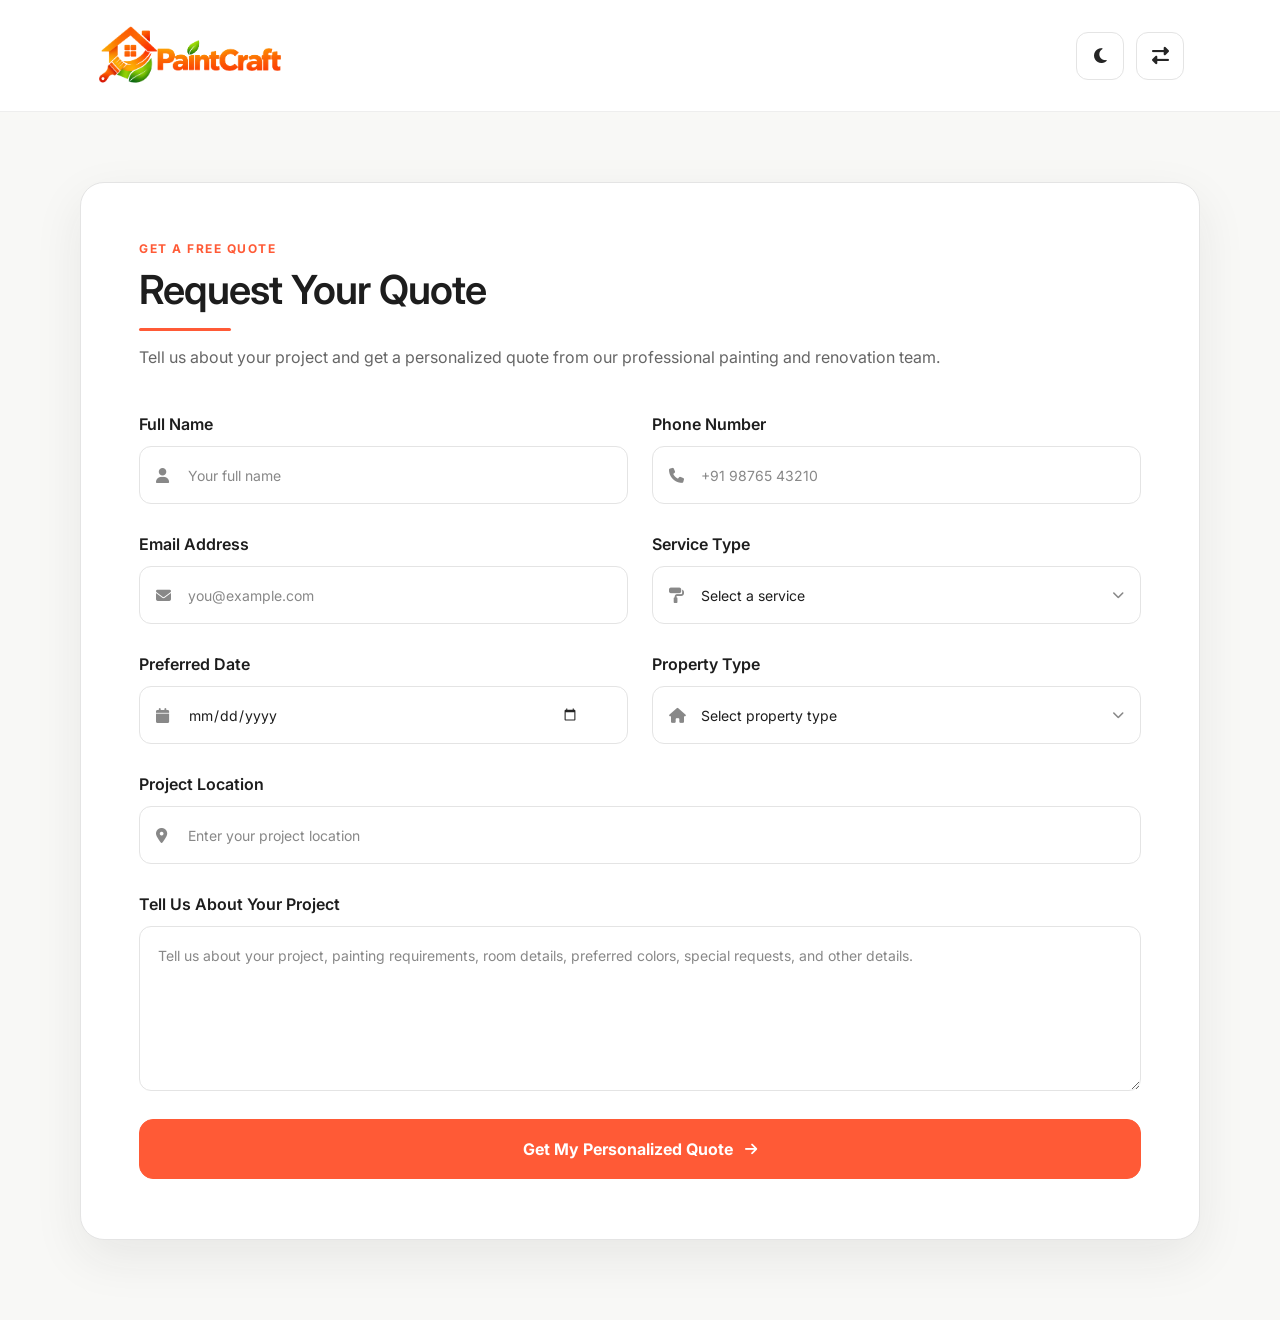
<file: get a quote.html>
<!DOCTYPE html>
<html lang="en" dir="ltr">

<head>

    <!-- =========================================================
         META
    ========================================================== -->

    <meta charset="UTF-8">

    <meta
        name="viewport"
        content="width=device-width, initial-scale=1.0"
    >

    <meta
        name="description"
        content="PaintCraft - Professional Painting & Home Renovation Services"
    >

    <meta
        name="keywords"
        content="painting, home renovation, interior painting, exterior painting, waterproofing"
    >

    <meta
        name="author"
        content="PaintCraft"
    >

    <title>PaintCraft | Painting & Renovation</title>
<link
    rel="icon"
    type="image/png"
    href="images/logo.png"
>

    <!-- =========================================================
         GOOGLE FONT
         Inter - Used Consistently Throughout Website
    ========================================================== -->

    <link
        rel="preconnect"
        href="https://fonts.googleapis.com"
    >

    <link
        rel="preconnect"
        href="https://fonts.gstatic.com"
        crossorigin
    >

    <link
        href="https://fonts.googleapis.com/css2?family=Inter:wght@400;500;600;700;800&display=swap"
        rel="stylesheet"
    >


    <!-- =========================================================
         FONT AWESOME
    ========================================================== -->

    <link
        rel="stylesheet"
        href="https://cdnjs.cloudflare.com/ajax/libs/font-awesome/6.5.2/css/all.min.css"
    >


    <!-- =========================================================
         MAIN CSS
    ========================================================== -->

    <link
        rel="stylesheet"
        href="css/style.css"
    >


    <!-- =========================================================
         RESPONSIVE CSS
    ========================================================== -->

    <link
        rel="stylesheet"
        href="css/responsive.css"
    >

</head>


<body>

<!-- =========================================================
     PAINTCRAFT QUOTE PAGE
     PART 1 — HTML
========================================================= -->


<!-- =========================================================
     TOP CONTROLS
     LOGO LEFT / CONTROLS RIGHT
========================================================= -->

<div class="quote-topbar">

    <!-- =====================================================
         PAINTCRAFT LOGO
    ===================================================== -->

    <div class="quote-logo">

        <a href="index.html">

            <img
                src="images/logo.png"
                alt="PaintCraft"
            >

        </a>

    </div>


    <!-- =====================================================
         AUTH CONTROLS
    ===================================================== -->

    <div class="quote-auth-controls">

        <!-- DARK MODE -->

        <button
            type="button"
            class="quote-control-btn"
            id="quoteDarkModeBtn"
            aria-label="Toggle dark mode"
            title="Dark mode"
        >

            <i class="fas fa-moon"></i>

        </button>


        <!-- RTL MODE -->

        <button
            type="button"
            class="quote-control-btn"
            id="quoteRtlBtn"
            aria-label="Toggle RTL mode"
            title="RTL mode"
        >

            <i class="fas fa-right-left"></i>

        </button>

    </div>

</div>



<!-- =========================================================
     GET A FREE QUOTE PAGE
========================================================= -->

<main class="paintcraft-quote-page">

    <section class="paintcraft-quote-section">

        <div class="paintcraft-quote-container">


            <!-- =================================================
                 QUOTE CARD
            ================================================== -->

            <div class="paintcraft-quote-card">


                <!-- =================================================
                     QUOTE HEADER
                ================================================== -->

                <div class="paintcraft-quote-header">

                    <span class="paintcraft-quote-eyebrow">
                        GET A FREE QUOTE
                    </span>


                    <h1 class="paintcraft-quote-title">
                        Request Your Quote
                    </h1>


                    <span class="paintcraft-quote-title-line"></span>


                    <p class="paintcraft-quote-description">
                        Tell us about your project and get a
                        personalized quote from our professional
                        painting and renovation team.
                    </p>

                </div>



                <!-- =================================================
                     QUOTE FORM
                ================================================== -->

                <form
                    class="paintcraft-quote-form"
                    id="paintcraftQuoteForm"
                >


                    <!-- =================================================
                         ROW 1
                         FULL NAME / PHONE NUMBER
                    ================================================== -->

                    <div class="paintcraft-quote-form-row">


                        <!-- FULL NAME -->

                        <div class="paintcraft-quote-form-group">

                            <label for="quote-full-name">
                                Full Name
                            </label>

                            <div class="paintcraft-quote-input-wrapper">

                                <i class="fas fa-user"></i>

                                <input
                                    type="text"
                                    id="quote-full-name"
                                    name="full_name"
                                    placeholder="Your full name"
                                    autocomplete="name"
                                    required
                                >

                            </div>

                        </div>


                        <!-- PHONE NUMBER -->

                        <div class="paintcraft-quote-form-group">

                            <label for="quote-phone">
                                Phone Number
                            </label>

                            <div class="paintcraft-quote-input-wrapper">

                                <i class="fas fa-phone"></i>

                                <input
                                    type="tel"
                                    id="quote-phone"
                                    name="phone"
                                    placeholder="+91 98765 43210"
                                    autocomplete="tel"
                                    required
                                >

                            </div>

                        </div>

                    </div>



                    <!-- =================================================
                         ROW 2
                         EMAIL / SERVICE TYPE
                    ================================================== -->

                    <div class="paintcraft-quote-form-row">


                        <!-- EMAIL -->

                        <div class="paintcraft-quote-form-group">

                            <label for="quote-email">
                                Email Address
                            </label>

                            <div class="paintcraft-quote-input-wrapper">

                                <i class="fas fa-envelope"></i>

                                <input
                                    type="email"
                                    id="quote-email"
                                    name="email"
                                    placeholder="you@example.com"
                                    autocomplete="email"
                                    required
                                >

                            </div>

                        </div>


                        <!-- SERVICE TYPE -->

                        <div class="paintcraft-quote-form-group">

                            <label for="quote-service">
                                Service Type
                            </label>

                            <div class="paintcraft-quote-input-wrapper">

                                <i class="fas fa-paint-roller"></i>

                                <select
                                    id="quote-service"
                                    name="service"
                                    required
                                >

                                    <option
                                        value=""
                                        selected
                                        disabled
                                    >
                                        Select a service
                                    </option>

                                    <option value="painting">
                                        Painting
                                    </option>

                                    <option value="waterproofing">
                                        Waterproofing
                                    </option>

                                    <option value="false-ceiling">
                                        False Ceiling
                                    </option>

                                    <option value="home-renovation">
                                        Home Renovation
                                    </option>

                                </select>

                                <i
                                    class="fas fa-chevron-down quote-select-icon"
                                ></i>

                            </div>

                        </div>

                    </div>



                    <!-- =================================================
                         ROW 3
                         PROJECT DATE / PROPERTY TYPE
                    ================================================== -->

                    <div class="paintcraft-quote-form-row">


                        <!-- PROJECT DATE -->

                        <div class="paintcraft-quote-form-group">

                            <label for="quote-date">
                                Preferred Date
                            </label>

                            <div class="paintcraft-quote-input-wrapper">

                                <i class="fas fa-calendar"></i>

                                <input
                                    type="date"
                                    id="quote-date"
                                    name="preferred_date"
                                    required
                                >

                            </div>

                        </div>


                        <!-- PROPERTY TYPE -->

                        <div class="paintcraft-quote-form-group">

                            <label for="quote-property">
                                Property Type
                            </label>

                            <div class="paintcraft-quote-input-wrapper">

                                <i class="fas fa-house"></i>

                                <select
                                    id="quote-property"
                                    name="property_type"
                                    required
                                >

                                    <option
                                        value=""
                                        selected
                                        disabled
                                    >
                                        Select property type
                                    </option>

                                    <option value="residential">
                                        Residential
                                    </option>

                                    <option value="commercial">
                                        Commercial
                                    </option>

                                    <option value="office">
                                        Office
                                    </option>

                                    <option value="apartment">
                                        Apartment
                                    </option>

                                    <option value="villa">
                                        Villa
                                    </option>

                                </select>

                                <i
                                    class="fas fa-chevron-down quote-select-icon"
                                ></i>

                            </div>

                        </div>

                    </div>



                    <!-- =================================================
                         PROJECT LOCATION
                    ================================================== -->

                    <div class="paintcraft-quote-form-group quote-full-width">

                        <label for="quote-location">
                            Project Location
                        </label>

                        <div class="paintcraft-quote-input-wrapper">

                            <i class="fas fa-location-dot"></i>

                            <input
                                type="text"
                                id="quote-location"
                                name="location"
                                placeholder="Enter your project location"
                                autocomplete="street-address"
                                required
                            >

                        </div>

                    </div>



                    <!-- =================================================
                         PROJECT DETAILS
                    ================================================== -->

                    <div class="paintcraft-quote-form-group quote-full-width">

                        <label for="quote-message">
                            Tell Us About Your Project
                        </label>

                        <div class="paintcraft-quote-textarea-wrapper">

                            <textarea
                                id="quote-message"
                                name="message"
                                rows="5"
                                placeholder="Tell us about your project, painting requirements, room details, preferred colors, special requests, and other details."
                            ></textarea>

                        </div>

                    </div>



                    <!-- =================================================
                         SUBMIT BUTTON
                    ================================================== -->

                    <button
                        type="submit"
                        class="paintcraft-quote-submit-btn"
                    >

                        <span>
                            Get My Personalized Quote
                        </span>

                        <i class="fas fa-arrow-right"></i>

                    </button>


                </form>

            </div>

        </div>

    </section>

</main>




<script src="js/script.js"></script>


</body>

</html>
</file>
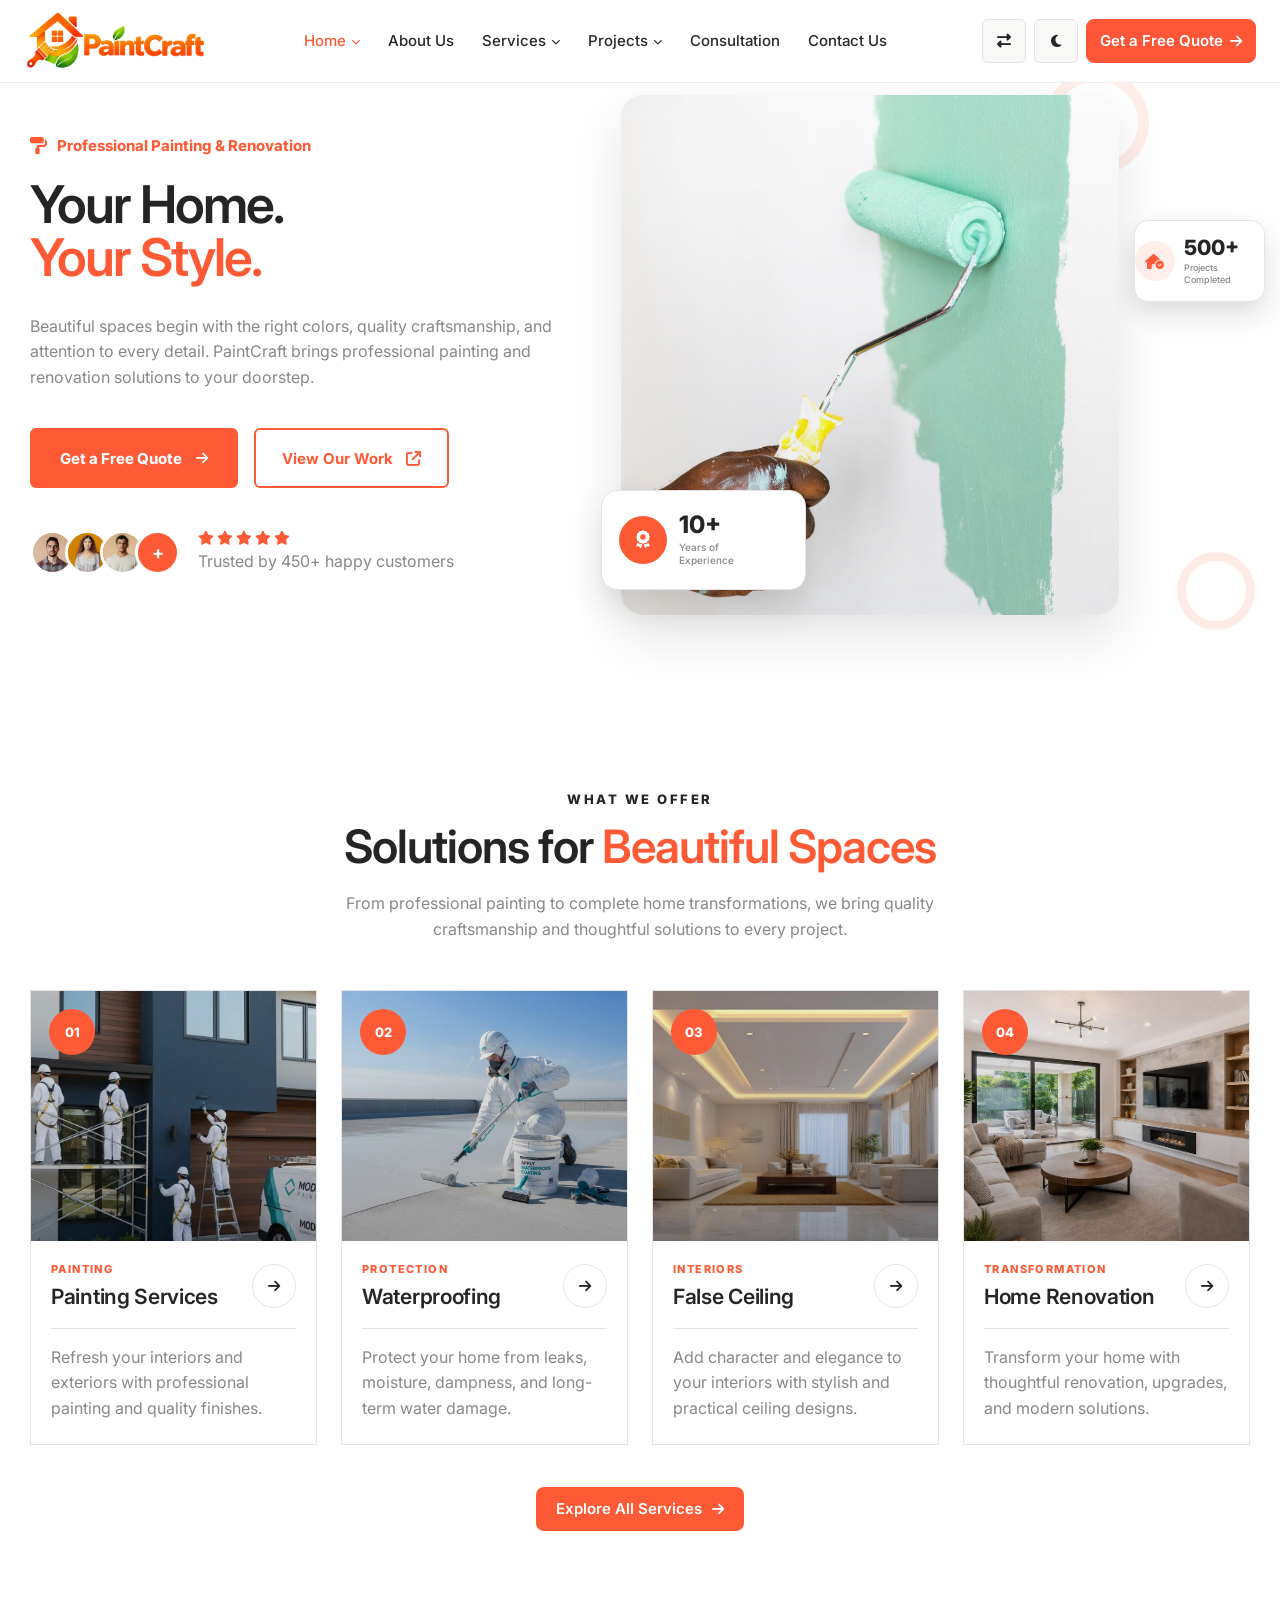
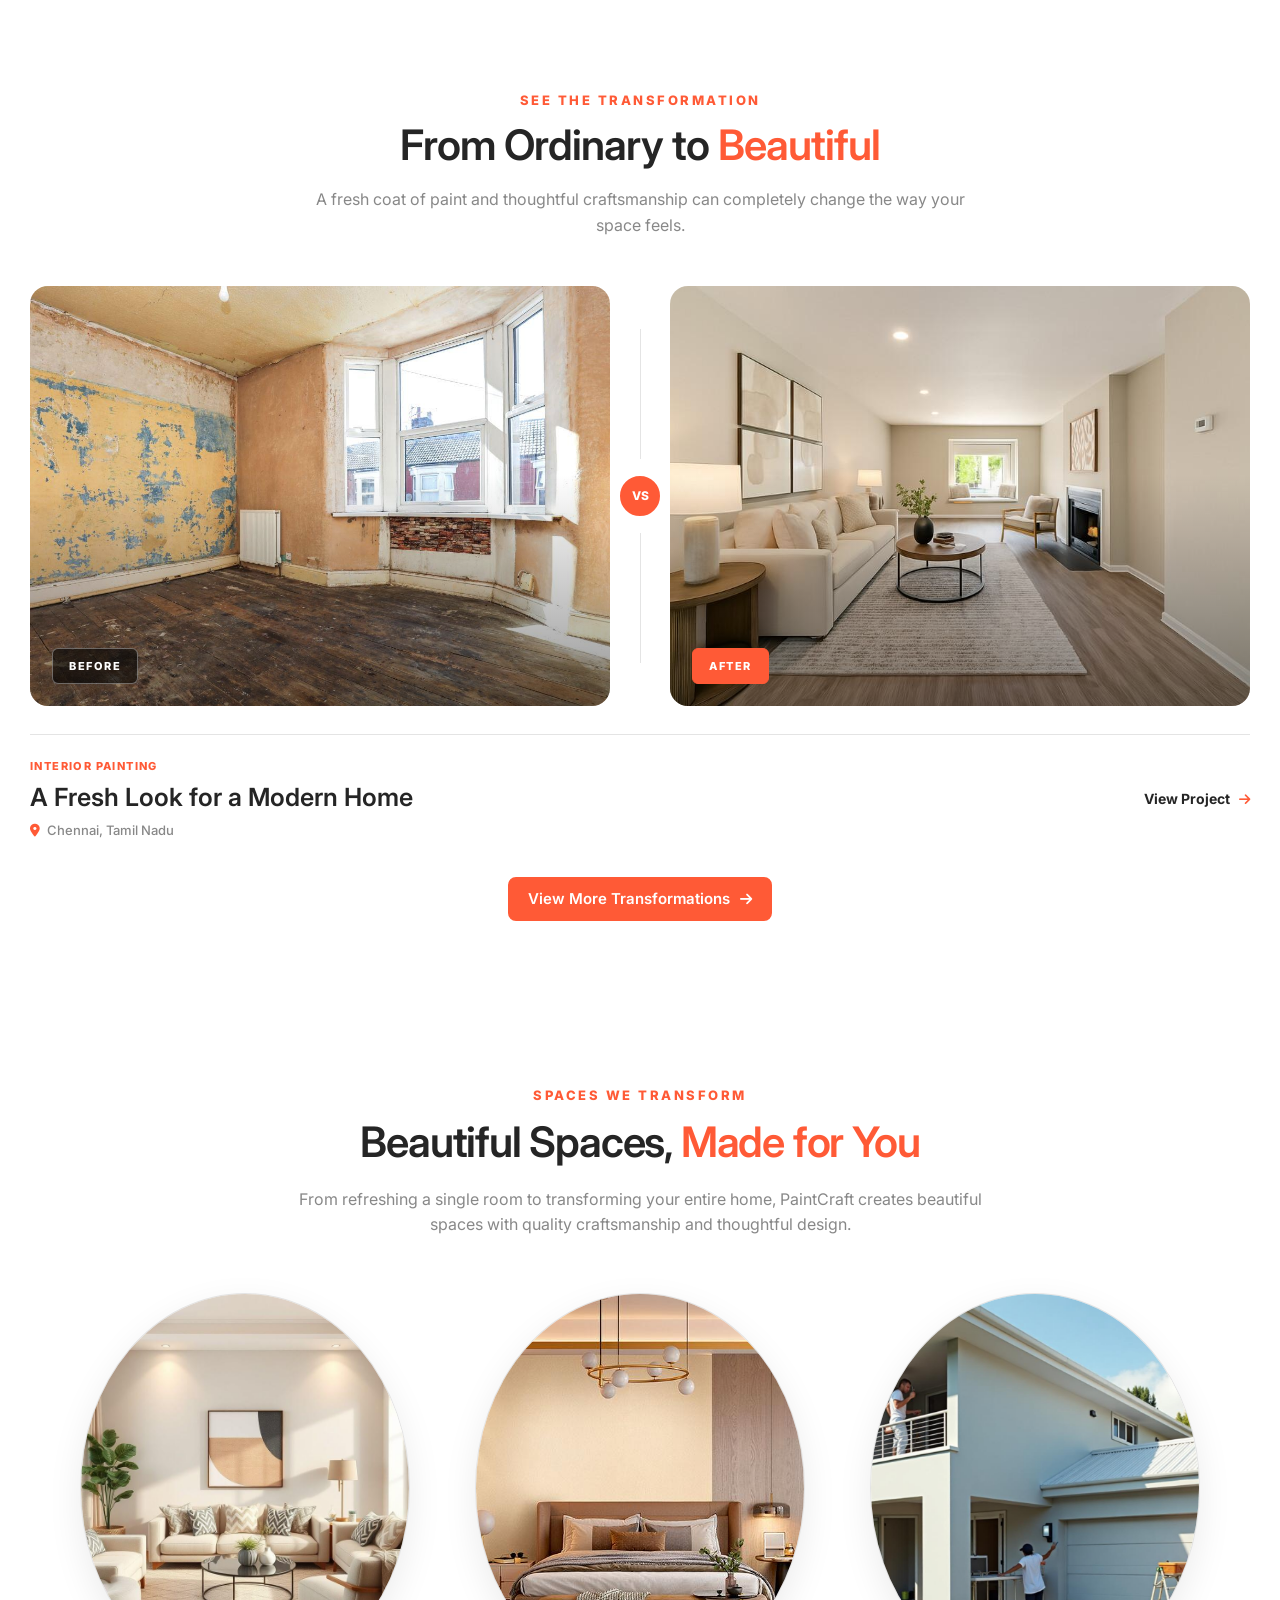
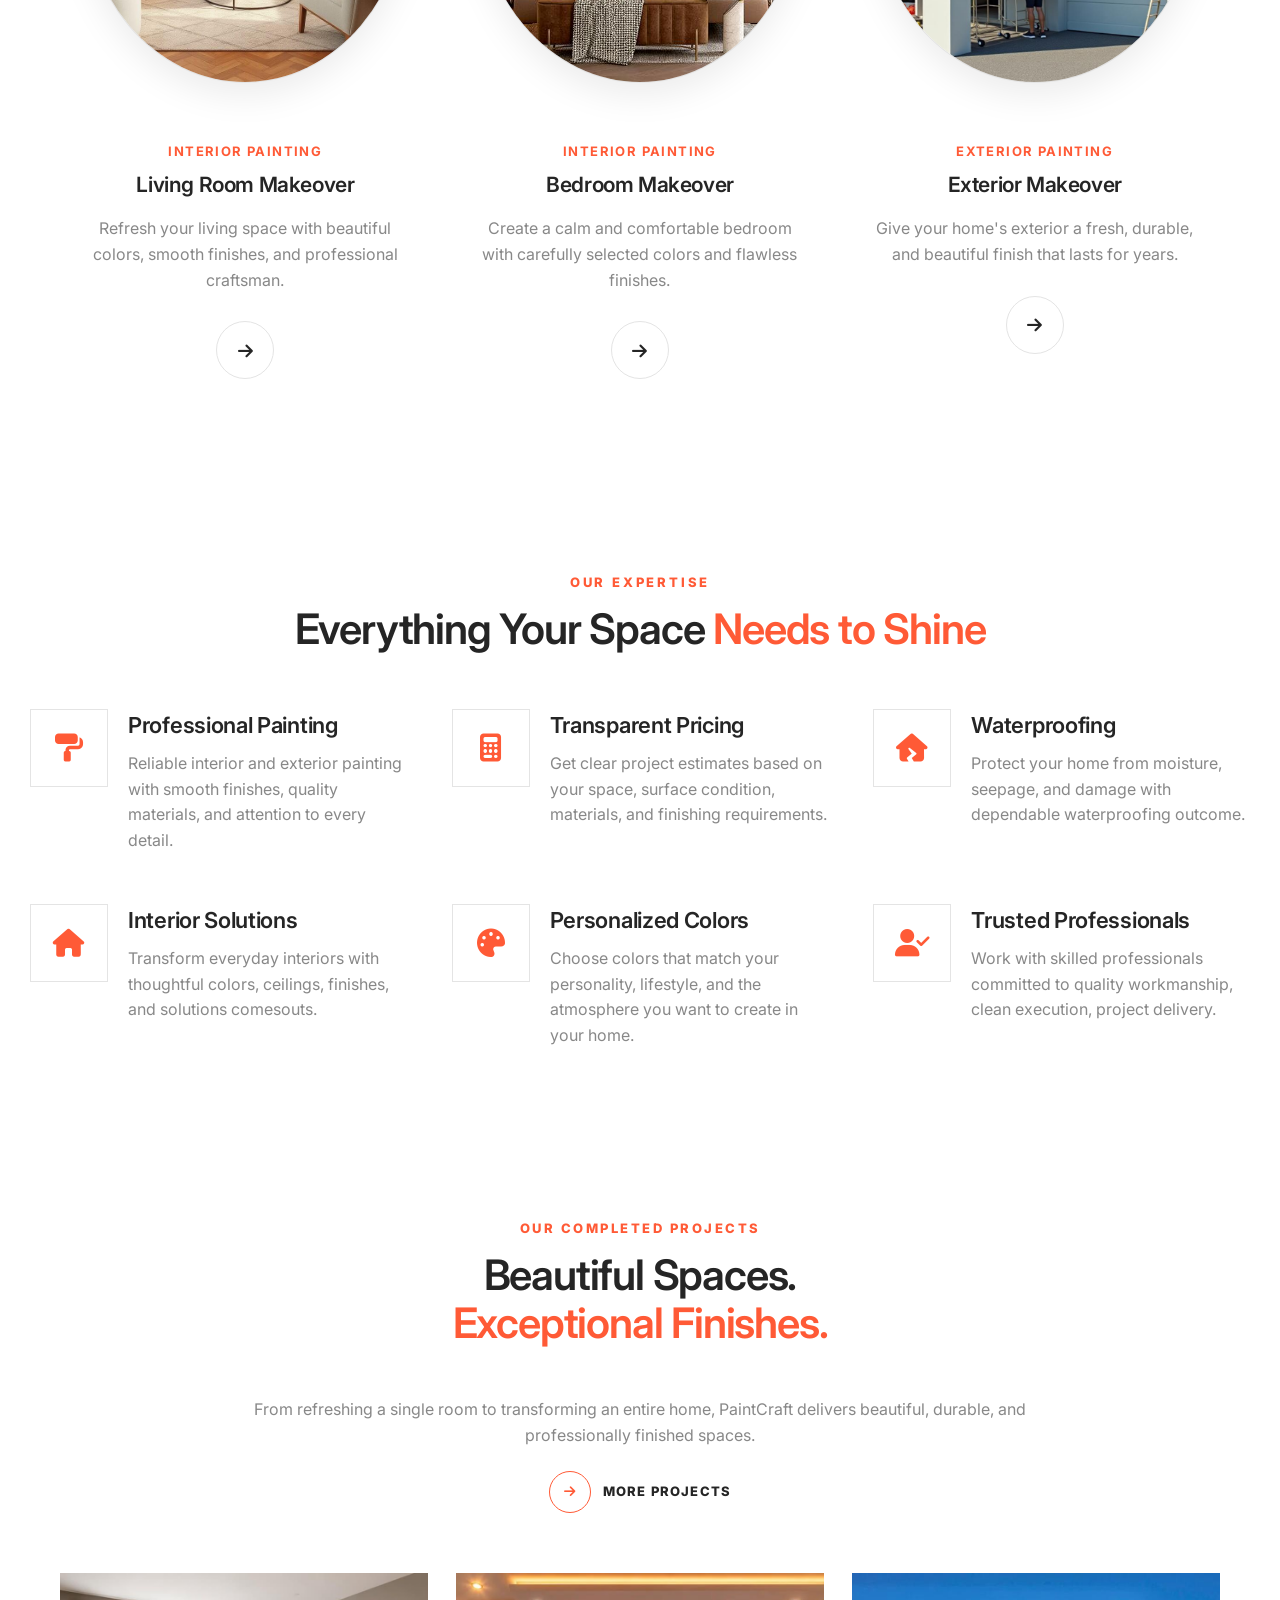
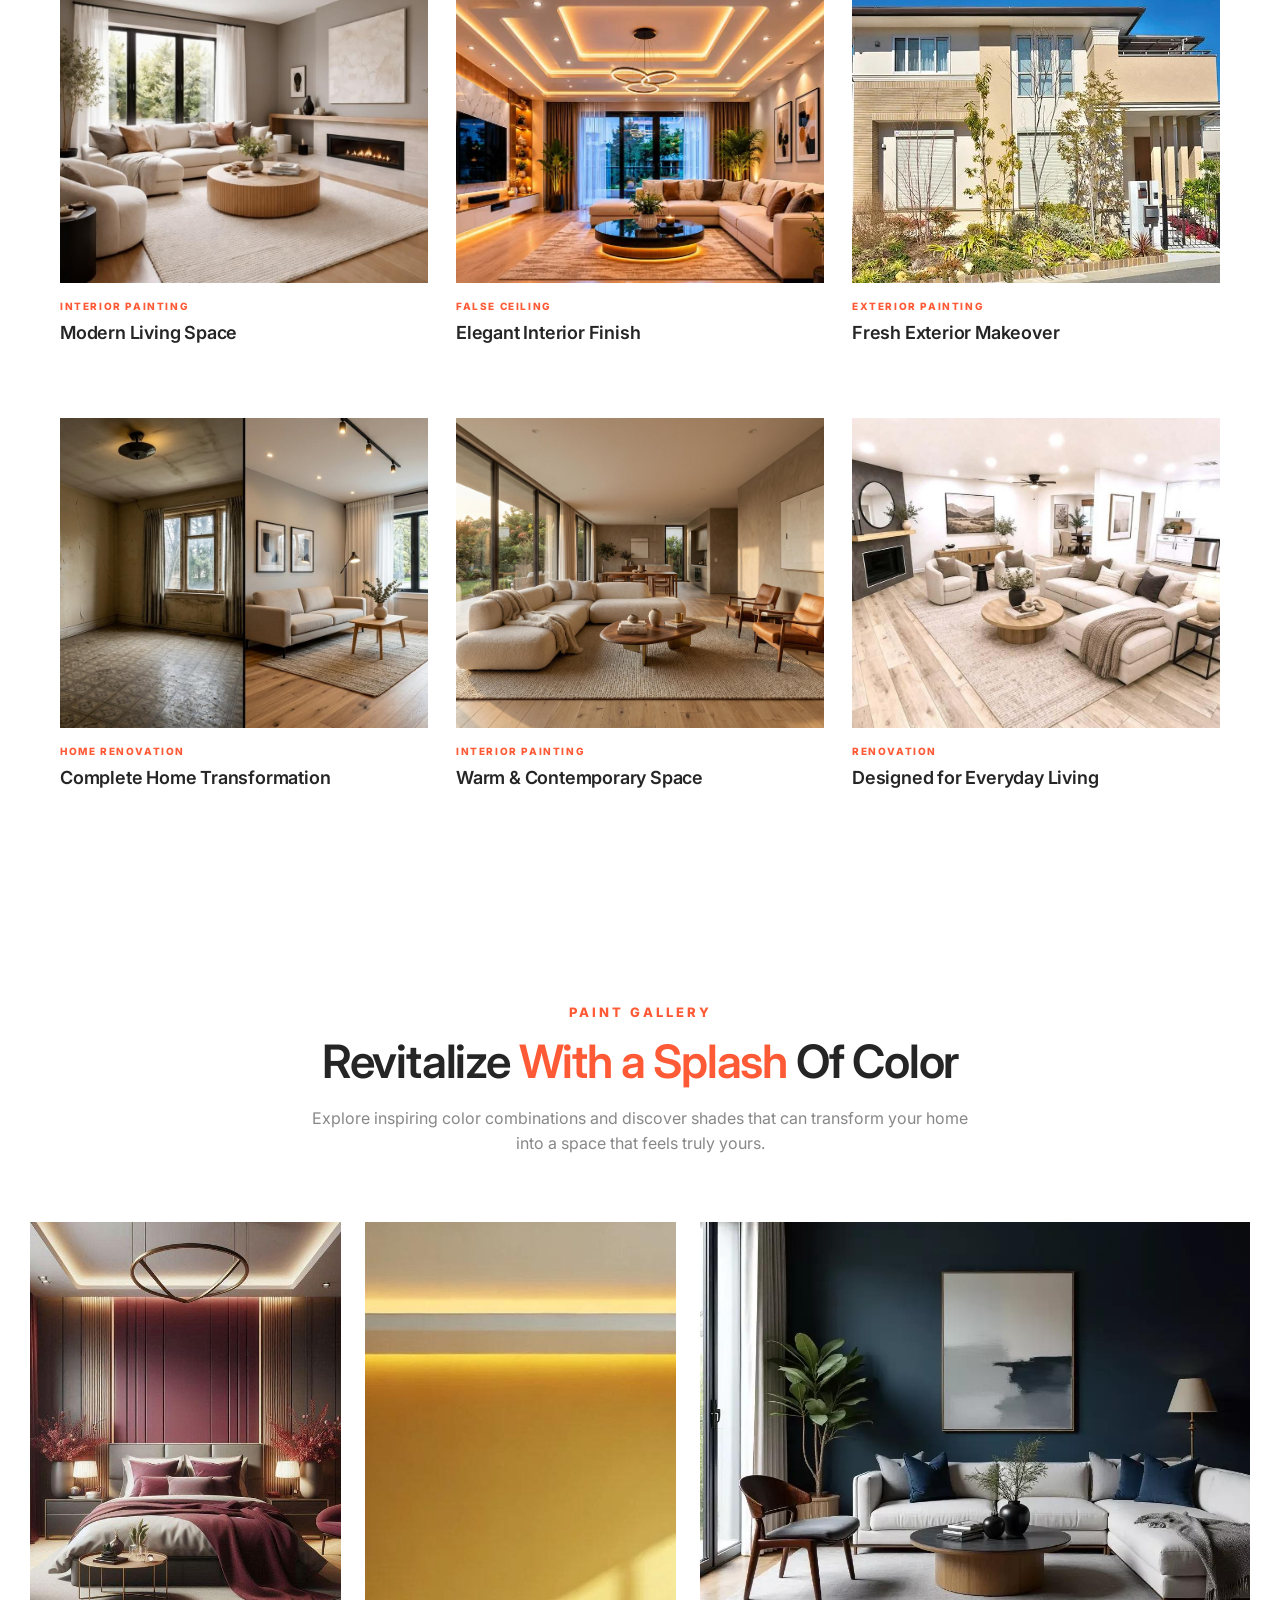
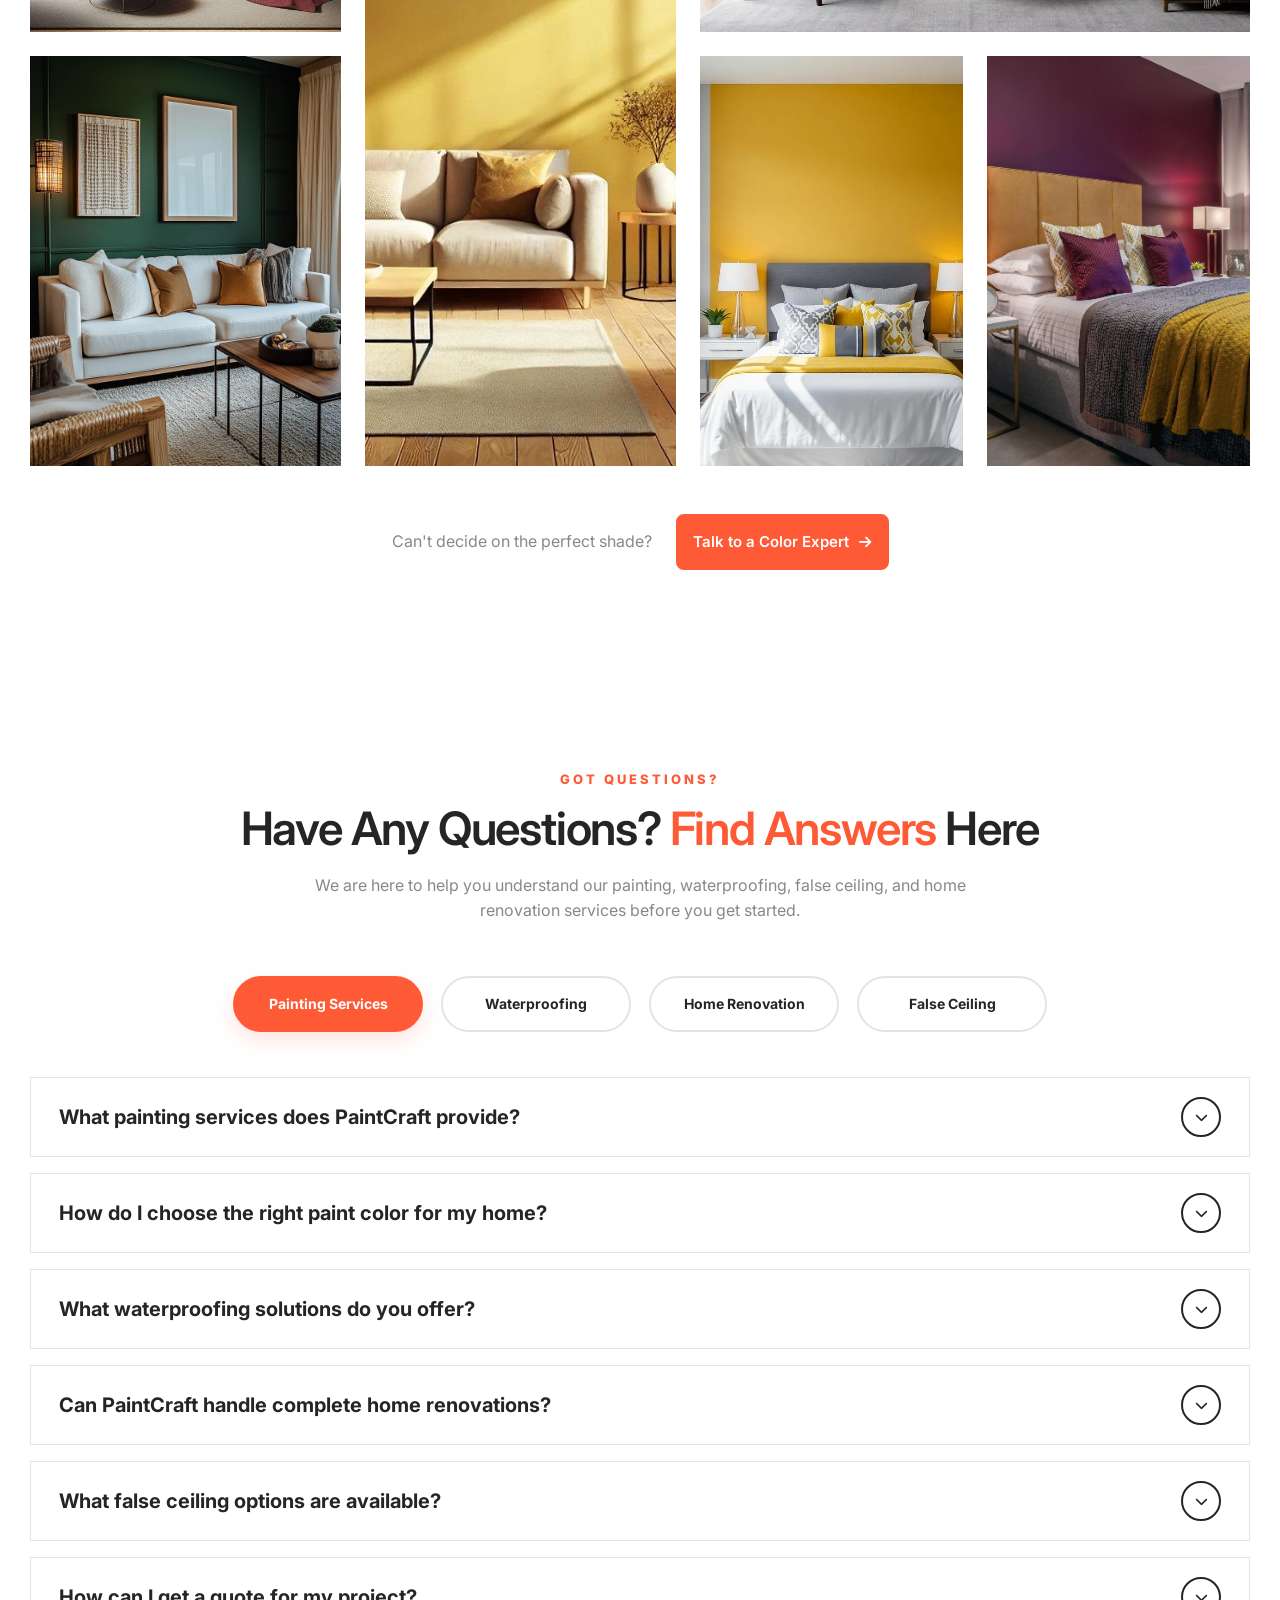
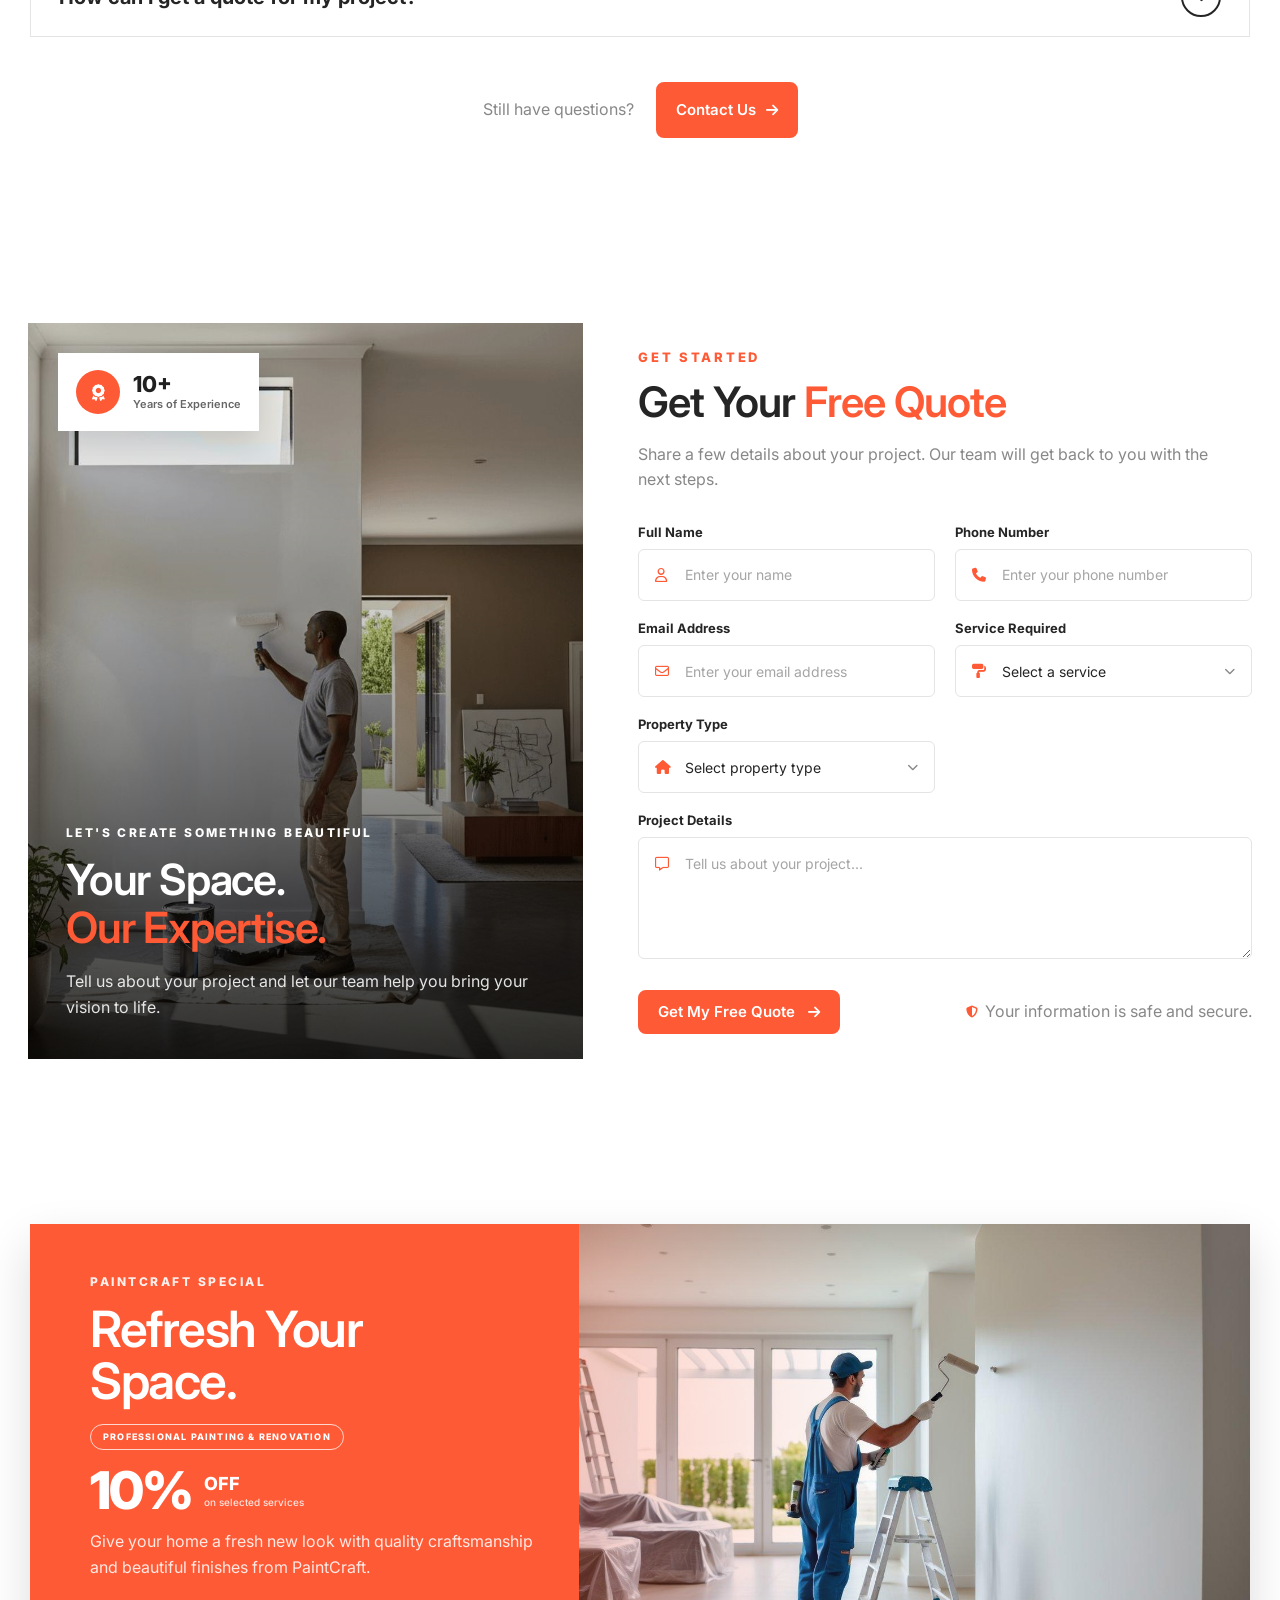
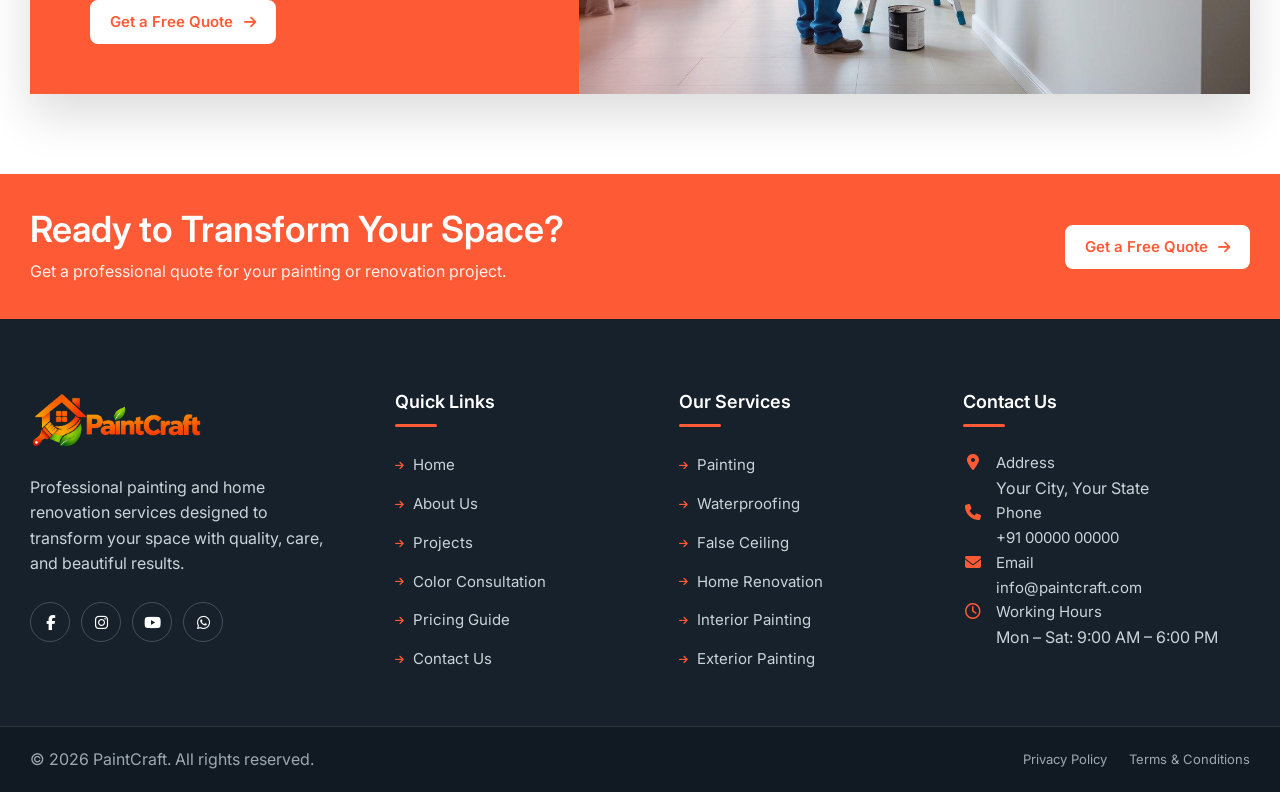
<file: home-2.html>
<!DOCTYPE html>
<html lang="en" dir="ltr">

<head>

    <!-- =========================================================
         META
    ========================================================== -->

    <meta charset="UTF-8">

    <meta
        name="viewport"
        content="width=device-width, initial-scale=1.0"
    >

    <meta
        name="description"
        content="PaintCraft - Professional Painting & Home Renovation Services"
    >

    <meta
        name="keywords"
        content="painting, home renovation, interior painting, exterior painting, waterproofing"
    >

    <meta
        name="author"
        content="PaintCraft"
    >

    <title>PaintCraft | Painting & Renovation</title>
    <link
    rel="icon"
    type="image/png"
    href="images/logo.png"
>


    <!-- =========================================================
         GOOGLE FONT
         Inter - Used Consistently Throughout Website
    ========================================================== -->

    <link
        rel="preconnect"
        href="https://fonts.googleapis.com"
    >

    <link
        rel="preconnect"
        href="https://fonts.gstatic.com"
        crossorigin
    >

    <link
        href="https://fonts.googleapis.com/css2?family=Inter:wght@400;500;600;700;800&display=swap"
        rel="stylesheet"
    >


    <!-- =========================================================
         FONT AWESOME
    ========================================================== -->

    <link
        rel="stylesheet"
        href="https://cdnjs.cloudflare.com/ajax/libs/font-awesome/6.5.2/css/all.min.css"
    >


    <!-- =========================================================
         MAIN CSS
    ========================================================== -->

    <link
        rel="stylesheet"
        href="css/style.css"
    >


    <!-- =========================================================
         RESPONSIVE CSS
    ========================================================== -->

    <link
        rel="stylesheet"
        href="css/responsive.css"
    >

</head>


<body>

    <!-- =========================================================
         SITE HEADER
    ========================================================== -->

    <header class="site-header">


        <!-- =====================================================
             HEADER CONTAINER
        ====================================================== -->

        <div class="header-container">


            <!-- =================================================
                 LOGO
            ================================================== -->

            <a
                href="index.html"
                class="site-logo"
                aria-label="PaintCraft Home"
            >

                <img
                    src="images/logo.png"
                    alt="PaintCraft"
                    class="logo-image"
                >

            </a>


            <!-- =================================================
                 DESKTOP NAVIGATION
            ================================================== -->

            <nav
                class="desktop-navigation"
                aria-label="Main Navigation"
            >

                <ul class="nav-menu">


                    <!-- =========================================
                         HOME
                    ========================================== -->

                    <li class="nav-item has-dropdown">

                        <button
                            type="button"
                            class="nav-link dropdown-toggle active"
                            aria-expanded="false"
                        >

                            <span>Home</span>

                            <i class="fa-solid fa-chevron-down"></i>

                        </button>


                        <ul class="dropdown-menu">

                            <li>
                                <a href="index.html">
                                    Home 1
                                </a>
                            </li>

                            <li>
                                <a href="home-2.html"class="active">
                                    Home 2
                                </a>
                            </li>

                        </ul>

                    </li>


                    <!-- =========================================
                         ABOUT US
                    ========================================== -->

                    <li class="nav-item">

                        <a
                            href="about.html"
                            class="nav-link"
                        >
                            About Us
                        </a>

                    </li>


                    <!-- =========================================
                         SERVICES
                    ========================================== -->

                    <li class="nav-item has-dropdown">

                        <button
                            type="button"
                            class="nav-link dropdown-toggle"
                            aria-expanded="false"
                        >

                            <span>Services</span>

                            <i class="fa-solid fa-chevron-down"></i>

                        </button>


                        <ul class="dropdown-menu">

                            <li>
                                <a href="painting.html">
                                    Painting
                                </a>
                            </li>

                            <li>
                                <a href="waterproofing.html">
                                    Waterproofing
                                </a>
                            </li>

                            <li>
                                <a href="false-ceiling.html">
                                    False Ceiling
                                </a>
                            </li>

                            <li>
                                <a href="home-renovation.html">
                                    Home Renovation
                                </a>
                            </li>

                        </ul>

                    </li>


                    <!-- =========================================
                         PROJECTS
                    ========================================== -->

                    <li class="nav-item has-dropdown">

                        <button
                            type="button"
                            class="nav-link dropdown-toggle"
                            aria-expanded="false"
                        >

                            <span>Projects</span>

                            <i class="fa-solid fa-chevron-down"></i>

                        </button>


                        <ul class="dropdown-menu">

                            

                            <li>
                                <a href="interior-projects.html">
                                    Interior Projects
                                </a>
                            </li>

                            <li>
                                <a href="exterior-projects.html">
                                    Exterior Projects
                                </a>
                            </li>

                           

                           

                        </ul>

                    </li>


                    <!-- =========================================
                         COLOR CONSULTATION
                    ========================================== -->

                    <li class="nav-item">

                        <a
                            href="consultation.html"
                            class="nav-link"
                        >
                            Consultation
                        </a>

                    </li>


                    


                    <!-- =========================================
                         CONTACT US
                    ========================================== -->

                    <li class="nav-item">

                        <a
                            href="contact.html"
                            class="nav-link"
                        >
                            Contact Us
                        </a>

                    </li>

                </ul>

            </nav>


            <!-- =================================================
                 DESKTOP HEADER ACTIONS

                 IMPORTANT:
                 These buttons are ONLY for desktop.
            ================================================== -->

            <div class="desktop-header-actions">


                <!-- =============================================
                     RTL TOGGLE
                ============================================== -->

                <button
                    type="button"
                    class="header-action-btn rtl-btn"
                    id="rtlToggle"
                    aria-label="Switch to RTL"
                    aria-pressed="false"
                >

                    <i class="fa-solid fa-right-left"></i>

                </button>


                <!-- =============================================
                     DARK MODE TOGGLE
                ============================================== -->

                <button
                    type="button"
                    class="header-action-btn dark-mode-btn"
                    id="darkModeToggle"
                    aria-label="Toggle dark mode"
                    aria-pressed="false"
                >

                    <i class="fa-solid fa-moon"></i>

                </button>


                


                <!-- =============================================
                     GET A FREE QUOTE
                ============================================== -->

                <a
    href="get a quote.html"
    class="primary-btn header-quote-btn"
>
    <span>Get a Free Quote</span>
    <i class="fa-solid fa-arrow-right"></i>
</a>

            </div>


            <!-- =================================================
                 HAMBURGER BUTTON

                 MOBILE
                 IPAD MINI
                 IPAD PRO
            ================================================== -->

            <button
                type="button"
                class="hamburger-button"
                id="hamburgerButton"
                aria-label="Open menu"
                aria-expanded="false"
                aria-controls="mobileNavigation"
            >

                <span class="hamburger-line"></span>

                <span class="hamburger-line"></span>

                <span class="hamburger-line"></span>

            </button>


        </div>


        <!-- =====================================================
             MOBILE / TABLET NAVIGATION

             ALL MENUS + ALL BUTTONS ARE INSIDE
             THE HAMBURGER MENU
        ====================================================== -->

        <div
            class="mobile-navigation"
            id="mobileNavigation"
            aria-hidden="true"
        >

            <div class="mobile-navigation-inner">


                <!-- =================================================
                     MOBILE MENU HEADER
                ================================================== -->

                <div class="mobile-menu-header">

                    <span class="mobile-menu-title">
                        Menu
                    </span>


                    <button
                        type="button"
                        class="mobile-menu-close"
                        id="mobileMenuClose"
                        aria-label="Close menu"
                    >

                        <i class="fa-solid fa-xmark"></i>

                    </button>

                </div>


                <!-- =================================================
                     MOBILE NAVIGATION
                ================================================== -->

                <nav
                    class="mobile-menu"
                    aria-label="Mobile Navigation"
                >

                    <ul class="mobile-nav-list">


                        <!-- =========================================
                             HOME
                        ========================================== -->

                        <li class="mobile-nav-item has-mobile-dropdown">

                            <button
                                type="button"
                                class="mobile-nav-link mobile-dropdown-toggle active"
                                aria-expanded="false"
                            >

                                <span>
                                    Home
                                </span>

                                <i class="fa-solid fa-chevron-down"></i>

                            </button>


                            <ul class="mobile-dropdown-menu">

                                <li>
                                    <a href="index.html">
                                        Home 1
                                    </a>
                                </li>

                                <li>
                                    <a href="home-2.html"class="active">
                                        Home 2
                                    </a>
                                </li>

                            </ul>

                        </li>


                        <!-- =========================================
                             ABOUT US
                        ========================================== -->

                        <li class="mobile-nav-item">

                            <a
                                href="about.html"
                                class="mobile-nav-link"
                            >
                                About Us
                            </a>

                        </li>


                        <!-- =========================================
                             SERVICES
                        ========================================== -->

                        <li class="mobile-nav-item has-mobile-dropdown">

                            <button
                                type="button"
                                class="mobile-nav-link mobile-dropdown-toggle"
                                aria-expanded="false"
                            >

                                <span>
                                    Services
                                </span>

                                <i class="fa-solid fa-chevron-down"></i>

                            </button>


                            <ul class="mobile-dropdown-menu">

                                <li>
                                    <a href="painting.html">
                                        Painting
                                    </a>
                                </li>

                                <li>
                                    <a href="waterproofing.html">
                                        Waterproofing
                                    </a>
                                </li>

                                <li>
                                    <a href="false-ceiling.html">
                                        False Ceiling
                                    </a>
                                </li>

                                <li>
                                    <a href="home-renovation.html">
                                        Home Renovation
                                    </a>
                                </li>

                            </ul>

                        </li>


                        <!-- =========================================
                             PROJECTS
                        ========================================== -->

                        <li class="mobile-nav-item has-mobile-dropdown">

                            <button
                                type="button"
                                class="mobile-nav-link mobile-dropdown-toggle"
                                aria-expanded="false"
                            >

                                <span>
                                    Projects
                                </span>

                                <i class="fa-solid fa-chevron-down"></i>

                            </button>


                            <ul class="mobile-dropdown-menu">

                                

                                <li>
                                    <a href="interior-projects.html">
                                        Interior Projects
                                    </a>
                                </li>

                                <li>
                                    <a href="exterior-projects.html">
                                        Exterior Projects
                                    </a>
                                </li>


                                

                            </ul>

                        </li>


                        <!-- =========================================
                             COLOR CONSULTATION
                        ========================================== -->

                        <li class="mobile-nav-item">

                            <a
                                href="consultation.html"
                                class="mobile-nav-link"
                            >
                                Consultation
                            </a>

                        </li>


                        


                        <!-- =========================================
                             CONTACT US
                        ========================================== -->

                        <li class="mobile-nav-item">

                            <a
                                href="contact.html"
                                class="mobile-nav-link"
                            >
                                Contact Us
                            </a>

                        </li>


                    </ul>

                </nav>


                <!-- =================================================
                     MOBILE HEADER ACTIONS

                     THESE ARE INSIDE THE HAMBURGER DRAWER

                     RTL
                     DARK MODE
                     LOGIN
                     GET A FREE QUOTE
                ================================================== -->

                <div class="mobile-header-actions">


                    <!-- =============================================
                         RTL TOGGLE
                    ============================================== -->

                    <button
                        type="button"
                        class="mobile-action-btn rtl-btn"
                        id="mobileRtlToggle"
                        aria-label="Switch to RTL"
                        aria-pressed="false"
                    >

                        <i class="fa-solid fa-right-left"></i>

                    </button>


                    <!-- =============================================
                         DARK MODE TOGGLE
                    ============================================== -->

                    <button
                        type="button"
                        class="mobile-action-btn dark-mode-btn"
                        id="mobileDarkModeToggle"
                        aria-label="Toggle dark mode"
                        aria-pressed="false"
                    >

                        <i class="fa-solid fa-moon"></i>

                    </button>


                    


                    <!-- =============================================
                         GET A FREE QUOTE
                    ============================================== -->

                    <!-- =================================================
     GET A FREE QUOTE — MOBILE PRIMARY CTA
================================================== -->

<a
    href="get a quote.html"
    class="primary-btn mobile-quote-btn"
>
    <span>
        Get a Free Quote
    </span>

    <i class="fa-solid fa-arrow-right"></i>
</a>

                </div>


            </div>

        </div>


    </header>


    <!-- =========================================================
         MAIN CONTENT
    ========================================================== -->

    <main id="main-content">
<!-- =========================================================
     HOME 2
     HERO SECTION
     PART 1 - HTML
========================================================= -->

<section class="home2-hero-section" id="home2Hero">

    <div class="home2-hero-container">

        <!-- =================================================
             LEFT CONTENT
        ================================================== -->

        <div class="home2-hero-content">

            <!-- Eyebrow -->
            <span class="home2-hero-eyebrow">
                <i class="fa-solid fa-paint-roller" aria-hidden="true"></i>
                <span>Professional Painting &amp; Renovation</span>
            </span>


            <!-- Main Heading -->
            <h1 class="home2-hero-title">
                Your Home.
                <br>
                <span>Your Style.</span>
            </h1>


            <!-- Description -->
            <p class="home2-hero-description">
                Beautiful spaces begin with the right colors,
                quality craftsmanship, and attention to every detail.
                PaintCraft brings professional painting and renovation
                solutions to your doorstep.
            </p>


            <!-- =================================================
                 HERO ACTIONS
            ================================================== -->

            <div class="home2-hero-actions">

                <a
                    href="get-a-quote.html"
                    class="home2-hero-primary-btn"
                >
                    <span>Get a Free Quote</span>
                    <i class="fa-solid fa-arrow-right" aria-hidden="true"></i>
                </a>

                <a
                    href="#home2Projects"
                    class="home2-hero-secondary-btn"
                >
                    <span>View Our Work</span>
                    <i
                        class="fa-solid fa-arrow-up-right-from-square"
                        aria-hidden="true"
                    ></i>
                </a>

            </div>


            <!-- =================================================
                 HERO TRUST
            ================================================== -->

            <div class="home2-hero-trust">

                <!-- Customer Avatars -->
                <div class="home2-trust-avatars">

                    <div class="home2-trust-avatar">
                        <img
                            src="images/testimonial-1.jpg"
                            alt="PaintCraft customer"
                            loading="eager"
                        >
                    </div>

                    <div class="home2-trust-avatar">
                        <img
                            src="images/testimonial-2.jpg"
                            alt="PaintCraft customer"
                            loading="eager"
                        >
                    </div>

                    <div class="home2-trust-avatar">
                        <img
                            src="images/testimonial-3.jpg"
                            alt="PaintCraft customer"
                            loading="eager"
                        >
                    </div>

                    <div
                        class="home2-trust-avatar home2-trust-more"
                        aria-label="More PaintCraft customers"
                    >
                        <span>+</span>
                    </div>

                </div>


                <!-- Rating -->
                <div class="home2-trust-content">

                    <div
                        class="home2-trust-rating"
                        aria-label="5 star rating"
                    >
                        <i class="fa-solid fa-star" aria-hidden="true"></i>
                        <i class="fa-solid fa-star" aria-hidden="true"></i>
                        <i class="fa-solid fa-star" aria-hidden="true"></i>
                        <i class="fa-solid fa-star" aria-hidden="true"></i>
                        <i class="fa-solid fa-star" aria-hidden="true"></i>
                    </div>

                    <p>
                        Trusted by 450+ happy customers
                    </p>

                </div>

            </div>

        </div>


        <!-- =================================================
             RIGHT VISUAL
        ================================================== -->

        <div class="home2-hero-visual">

            <!-- Main Hero Image -->
            <div class="home2-hero-image-wrapper">

                <img
                    src="images/home2-hero.jpg"
                    alt="Professional home painting by PaintCraft"
                    class="home2-hero-image"
                    loading="eager"
                >

                <div
                    class="home2-hero-image-overlay"
                    aria-hidden="true"
                ></div>

            </div>


            <!-- =================================================
                 EXPERIENCE CARD
            ================================================== -->

            <div class="home2-experience-card">

                <div class="home2-experience-icon">
                    <i class="fa-solid fa-award" aria-hidden="true"></i>
                </div>

                <div class="home2-experience-content">

                    <strong>10+</strong>

                    <span>
                        Years of
                        <br>
                        Experience
                    </span>

                </div>

            </div>


            <!-- =================================================
                 PROJECT CARD
            ================================================== -->

            <div class="home2-project-card">

                <div class="home2-project-icon">
                    <i
                        class="fa-solid fa-house-circle-check"
                        aria-hidden="true"
                    ></i>
                </div>

                <div class="home2-project-content">

                    <strong>500+</strong>

                    <span>
                        Projects
                        <br>
                        Completed
                    </span>

                </div>

            </div>


            <!-- =================================================
                 DECORATIVE ELEMENTS
            ================================================== -->

            <div
                class="home2-hero-decoration home2-decoration-top"
                aria-hidden="true"
            ></div>

            <div
                class="home2-hero-decoration home2-decoration-bottom"
                aria-hidden="true"
            ></div>

        </div>

    </div>

</section>
        <!-- =========================================================
     PAINTCRAFT HOME 2
     SECTION 2 - WHAT WE OFFER
     PART 1 - HTML
========================================================= -->

<section class="home2-offer-section" id="home2Offers">

    <div class="home2-offer-container">

        <!-- =================================================
             SECTION HEADER
        ================================================== -->

        <div class="home2-offer-header">

            <span class="home2-offer-eyebrow">
                WHAT WE OFFER
            </span>

            <h2 class="home2-offer-title">
                Solutions for
                <span>Beautiful Spaces</span>
            </h2>

            <p class="home2-offer-description">
                From professional painting to complete home
                transformations, we bring quality craftsmanship
                and thoughtful solutions to every project.
            </p>

        </div>


        <!-- =================================================
             SERVICES GRID
        ================================================== -->

        <div class="home2-offer-grid">


            <!-- =================================================
                 SERVICE 01 - PAINTING
            ================================================== -->

            <article class="home2-offer-card">

                <div class="home2-offer-image-wrapper">

                    <img
                        src="images/service-painting.jpg"
                        alt="Professional painting services"
                        class="home2-offer-image"
                    >

                    <div class="home2-offer-image-overlay"></div>

                    <span class="home2-offer-number">
                        01
                    </span>

                </div>

                <div class="home2-offer-card-content">

                    <div class="home2-offer-card-top">

                        <div>
                            <span class="home2-offer-label">
                                PAINTING
                            </span>

                            <h3 class="home2-offer-card-title">
                                Painting Services
                            </h3>
                        </div>

                        <a
                            href="painting-services.html"
                            class="home2-offer-arrow"
                            aria-label="Explore Painting Services"
                        >
                            <i class="fa-solid fa-arrow-right"></i>
                        </a>

                    </div>

                    <p class="home2-offer-card-description">
                        Refresh your interiors and exteriors with
                        professional painting and quality finishes.
                    </p>

                </div>

            </article>


            <!-- =================================================
                 SERVICE 02 - WATERPROOFING
            ================================================== -->

            <article class="home2-offer-card">

                <div class="home2-offer-image-wrapper">

                    <img
                        src="images/service-waterproofing.jpg"
                        alt="Professional waterproofing services"
                        class="home2-offer-image"
                    >

                    <div class="home2-offer-image-overlay"></div>

                    <span class="home2-offer-number">
                        02
                    </span>

                </div>

                <div class="home2-offer-card-content">

                    <div class="home2-offer-card-top">

                        <div>
                            <span class="home2-offer-label">
                                PROTECTION
                            </span>

                            <h3 class="home2-offer-card-title">
                                Waterproofing
                            </h3>
                        </div>

                        <a
                            href="waterproofing.html"
                            class="home2-offer-arrow"
                            aria-label="Explore Waterproofing"
                        >
                            <i class="fa-solid fa-arrow-right"></i>
                        </a>

                    </div>

                    <p class="home2-offer-card-description">
                        Protect your home from leaks, moisture,
                        dampness, and long-term water damage.
                    </p>

                </div>

            </article>


            <!-- =================================================
                 SERVICE 03 - FALSE CEILING
            ================================================== -->

            <article class="home2-offer-card">

                <div class="home2-offer-image-wrapper">

                    <img
                        src="images/service-false-ceiling.jpg"
                        alt="Modern false ceiling design"
                        class="home2-offer-image"
                    >

                    <div class="home2-offer-image-overlay"></div>

                    <span class="home2-offer-number">
                        03
                    </span>

                </div>

                <div class="home2-offer-card-content">

                    <div class="home2-offer-card-top">

                        <div>
                            <span class="home2-offer-label">
                                INTERIORS
                            </span>

                            <h3 class="home2-offer-card-title">
                                False Ceiling
                            </h3>
                        </div>

                        <a
                            href="false-ceiling.html"
                            class="home2-offer-arrow"
                            aria-label="Explore False Ceiling"
                        >
                            <i class="fa-solid fa-arrow-right"></i>
                        </a>

                    </div>

                    <p class="home2-offer-card-description">
                        Add character and elegance to your interiors
                        with stylish and practical ceiling designs.
                    </p>

                </div>

            </article>


            <!-- =================================================
                 SERVICE 04 - HOME RENOVATION
            ================================================== -->

            <article class="home2-offer-card">

                <div class="home2-offer-image-wrapper">

                    <img
                        src="images/service-home-renovation.jpg"
                        alt="Complete home renovation"
                        class="home2-offer-image"
                    >

                    <div class="home2-offer-image-overlay"></div>

                    <span class="home2-offer-number">
                        04
                    </span>

                </div>

                <div class="home2-offer-card-content">

                    <div class="home2-offer-card-top">

                        <div>
                            <span class="home2-offer-label">
                                TRANSFORMATION
                            </span>

                            <h3 class="home2-offer-card-title">
                                Home Renovation
                            </h3>
                        </div>

                        <a
                            href="home-renovation.html"
                            class="home2-offer-arrow"
                            aria-label="Explore Home Renovation"
                        >
                            <i class="fa-solid fa-arrow-right"></i>
                        </a>

                    </div>

                    <p class="home2-offer-card-description">
                        Transform your home with thoughtful renovation,
                        upgrades, and modern solutions.
                    </p>

                </div>

            </article>


        </div>


        <!-- =================================================
             MORE SERVICES
        ================================================== -->

        <div class="home2-offer-footer">

            <a
                href="services.html"
                class="home2-offer-more-button"
            >
                <span>Explore All Services</span>
                <i class="fa-solid fa-arrow-right"></i>
            </a>

        </div>

    </div>

</section>
<!-- =========================================================
     PAINTCRAFT HOME 2
     SECTION 3 - BEFORE & AFTER TRANSFORMATION
     PART 1 - HTML
========================================================= -->

<section class="home2-before-after-section" id="home2BeforeAfter">

    <div class="home2-before-after-container">

        <!-- =================================================
             SECTION HEADER
        ================================================== -->

        <div class="home2-before-after-header">

            <span class="home2-before-after-eyebrow">
                SEE THE TRANSFORMATION
            </span>

            <h2 class="home2-before-after-title">
                From Ordinary to
                <span>Beautiful</span>
            </h2>

            <p class="home2-before-after-description">
                A fresh coat of paint and thoughtful craftsmanship
                can completely change the way your space feels.
            </p>

        </div>


        <!-- =================================================
             BEFORE & AFTER PROJECT
        ================================================== -->

        <div class="home2-before-after-project">

            <!-- =================================================
                 BEFORE
            ================================================== -->

            <div class="home2-before-after-item home2-before-item">

                <div class="home2-before-after-image-wrapper">

                    <img
                        src="images/before-painting.jpg"
                        alt="Room before PaintCraft painting"
                        class="home2-before-after-image"
                    >

                    <div class="home2-before-after-overlay"></div>

                    <span class="home2-before-after-label">
                        BEFORE
                    </span>

                </div>

            </div>


            <!-- =================================================
                 CENTER DIVIDER
            ================================================== -->

            <div class="home2-before-after-divider">

                <span class="home2-before-after-divider-line"></span>

                <span class="home2-before-after-vs">
                    VS
                </span>

                <span class="home2-before-after-divider-line"></span>

            </div>


            <!-- =================================================
                 AFTER
            ================================================== -->

            <div class="home2-before-after-item home2-after-item">

                <div class="home2-before-after-image-wrapper">

                    <img
                        src="images/after-painting.jpg"
                        alt="Room after PaintCraft painting"
                        class="home2-before-after-image"
                    >

                    <div class="home2-before-after-overlay"></div>

                    <span class="home2-before-after-label">
                        AFTER
                    </span>

                </div>

            </div>

        </div>


        <!-- =================================================
             PROJECT INFORMATION
        ================================================== -->

        <div class="home2-before-after-info">

            <div class="home2-before-after-project-details">

                <span class="home2-before-after-category">
                    INTERIOR PAINTING
                </span>

                <h3 class="home2-before-after-project-title">
                    A Fresh Look for a Modern Home
                </h3>

                <div class="home2-before-after-location">

                    <i class="fa-solid fa-location-dot"></i>

                    <span>Chennai, Tamil Nadu</span>

                </div>

            </div>


            <!-- =================================================
                 PROJECT LINK
            ================================================== -->

            <a
                href="projects.html"
                class="home2-before-after-link"
            >
                <span>View Project</span>

                <i class="fa-solid fa-arrow-right"></i>
            </a>

        </div>


        <!-- =================================================
             CTA
        ================================================== -->

        <div class="home2-before-after-cta">

            <a
                href="projects.html"
                class="home2-before-after-button"
            >
                <span>View More Transformations</span>

                <i class="fa-solid fa-arrow-right"></i>
            </a>

        </div>

    </div>

</section>
<!-- =========================================================
     HOME 2
     SECTION 4: SPACES WE TRANSFORM
     PART 1 - HTML
========================================================= -->

<section class="home2-spaces-section" id="home2Spaces">

    <div class="home2-spaces-container">

        <!-- Section Header -->
        <div class="home2-spaces-header">

            <span class="home2-spaces-eyebrow">
                SPACES WE TRANSFORM
            </span>

            <h2 class="home2-spaces-title">
                Beautiful Spaces,
                <span>Made for You</span>
            </h2>

            <p class="home2-spaces-description">
                From refreshing a single room to transforming your entire home,
                PaintCraft creates beautiful spaces with quality craftsmanship
                and thoughtful design.
            </p>

        </div>


        <!-- Spaces Grid -->
        <div class="home2-spaces-grid">


            <!-- Space 01 -->
            <article class="home2-space-card">

                <a href="painting-services.html"
                   class="home2-space-image-link"
                   aria-label="Explore Living Room Painting">

                    <div class="home2-space-image-wrapper">

                        <img
                            src="images/livingroom-painting.jpg"
                            alt="Living room painting by PaintCraft"
                            class="home2-space-image"
                        >

                        <div class="home2-space-image-overlay"></div>

                    </div>

                </a>


                <div class="home2-space-content">

                    <span class="home2-space-category">
                        INTERIOR PAINTING
                    </span>

                    <h3 class="home2-space-title">
                        Living Room Makeover
                    </h3>

                    <p class="home2-space-description">
                        Refresh your living space with beautiful colors,
                        smooth finishes, and professional craftsman.
                    </p>

                    <a href="painting-services.html"
                       class="home2-space-arrow"
                       aria-label="View Living Room Painting">
                        <i class="fa-solid fa-arrow-right"></i>
                    </a>

                </div>

            </article>



            <!-- Space 02 -->
            <article class="home2-space-card">

                <a href="painting-services.html"
                   class="home2-space-image-link"
                   aria-label="Explore Bedroom Painting">

                    <div class="home2-space-image-wrapper">

                        <img
                            src="images/bedroom-painting.jpg"
                            alt="Bedroom painting by PaintCraft"
                            class="home2-space-image"
                        >

                        <div class="home2-space-image-overlay"></div>

                    </div>

                </a>


                <div class="home2-space-content">

                    <span class="home2-space-category">
                        INTERIOR PAINTING
                    </span>

                    <h3 class="home2-space-title">
                        Bedroom Makeover
                    </h3>

                    <p class="home2-space-description">
                        Create a calm and comfortable bedroom with
                        carefully selected colors and flawless finishes.
                    </p>

                    <a href="painting-services.html"
                       class="home2-space-arrow"
                       aria-label="View Bedroom Painting">
                        <i class="fa-solid fa-arrow-right"></i>
                    </a>

                </div>

            </article>



            <!-- Space 03 -->
            <article class="home2-space-card">

                <a href="painting-services.html"
                   class="home2-space-image-link"
                   aria-label="Explore Exterior Painting">

                    <div class="home2-space-image-wrapper">

                        <img
                            src="images/exterior-painting.jpg"
                            alt="Exterior home painting by PaintCraft"
                            class="home2-space-image"
                        >

                        <div class="home2-space-image-overlay"></div>

                    </div>

                </a>


                <div class="home2-space-content">

                    <span class="home2-space-category">
                        EXTERIOR PAINTING
                    </span>

                    <h3 class="home2-space-title">
                        Exterior Makeover
                    </h3>

                    <p class="home2-space-description">
                        Give your home's exterior a fresh, durable,
                        and beautiful finish that lasts for years.
                    </p>

                    <a href="painting-services.html"
                       class="home2-space-arrow"
                       aria-label="View Exterior Painting">
                        <i class="fa-solid fa-arrow-right"></i>
                    </a>

                </div>

            </article>


        </div>

    </div>

</section>
<! =========================================================
   HOME 2
   SECTION 5: OUR EXPERTISE
   PART 1 - HTML
========================================================= !>

<section class="home2-expertise-section" id="home2Expertise">

    <div class="home2-expertise-container">

        <!-- Section Header -->
        <div class="home2-expertise-header">

            <span class="home2-expertise-eyebrow">
                OUR EXPERTISE
            </span>

            <h2 class="home2-expertise-title">
                Everything Your Space
                <span>Needs to Shine</span>
            </h2>

        </div>


        <!-- Expertise Grid -->
        <div class="home2-expertise-grid">


            <!-- Item 01 -->
            <article class="home2-expertise-item">

                <div class="home2-expertise-icon">
                    <i class="fa-solid fa-paint-roller"></i>
                </div>

                <div class="home2-expertise-content">

                    <h3 class="home2-expertise-item-title">
                        Professional Painting
                    </h3>

                    <p class="home2-expertise-item-description">
                        Reliable interior and exterior painting with
                        smooth finishes, quality materials, and
                        attention to every detail.
                    </p>

                </div>

            </article>


            <!-- Item 02 -->
            <article class="home2-expertise-item">

                <div class="home2-expertise-icon">
                    <i class="fa-solid fa-calculator"></i>
                </div>

                <div class="home2-expertise-content">

                    <h3 class="home2-expertise-item-title">
                        Transparent Pricing
                    </h3>

                    <p class="home2-expertise-item-description">
                        Get clear project estimates based on your
                        space, surface condition, materials, and
                        finishing requirements.
                    </p>

                </div>

            </article>


            <!-- Item 03 -->
            <article class="home2-expertise-item">

                <div class="home2-expertise-icon">
                    <i class="fa-solid fa-house-crack"></i>
                </div>

                <div class="home2-expertise-content">

                    <h3 class="home2-expertise-item-title">
                        Waterproofing
                    </h3>

                    <p class="home2-expertise-item-description">
                        Protect your home from moisture, seepage,
                        and damage with dependable
                        waterproofing outcome.
                    </p>

                </div>

            </article>


            <!-- Item 04 -->
            <article class="home2-expertise-item">

                <div class="home2-expertise-icon">
                    <i class="fa-solid fa-house"></i>
                </div>

                <div class="home2-expertise-content">

                    <h3 class="home2-expertise-item-title">
                        Interior Solutions
                    </h3>

                    <p class="home2-expertise-item-description">
                        Transform everyday interiors with thoughtful
                        colors, ceilings, finishes, and
                        solutions comesouts.
                    </p>

                </div>

            </article>


            <!-- Item 05 -->
            <article class="home2-expertise-item">

                <div class="home2-expertise-icon">
                    <i class="fa-solid fa-palette"></i>
                </div>

                <div class="home2-expertise-content">

                    <h3 class="home2-expertise-item-title">
                        Personalized Colors
                    </h3>

                    <p class="home2-expertise-item-description">
                        Choose colors that match your personality,
                        lifestyle, and the atmosphere you want
                        to create in your home.
                    </p>

                </div>

            </article>


            <!-- Item 06 -->
            <article class="home2-expertise-item">

                <div class="home2-expertise-icon">
                    <i class="fa-solid fa-user-check"></i>
                </div>

                <div class="home2-expertise-content">

                    <h3 class="home2-expertise-item-title">
                        Trusted Professionals
                    </h3>

                    <p class="home2-expertise-item-description">
                        Work with skilled professionals committed
                        to quality workmanship, clean execution,
                        project delivery.
                    </p>

                </div>

            </article>


        </div>

    </div>

</section>
<!-- =========================================================
     HOME 2
     SECTION 6: FEATURED PROJECTS
     PART 1 - HTML
========================================================= -->

<!-- =========================================================
     HOME 2
     FEATURED PROJECTS SECTION
     UNIQUE CLASS VERSION
========================================================= -->

<section class="h2-featured-work-section" id="h2FeaturedWork">

    <div class="h2-featured-work-container">

        <!-- =================================================
             SECTION HEADER
        ================================================== -->

        <div class="h2-featured-work-header">

            <div class="h2-featured-work-heading">

                <span class="h2-featured-work-eyebrow">
                    OUR COMPLETED PROJECTS
                </span>

                <h2 class="h2-featured-work-title">
                    Beautiful Spaces.
                    <span>Exceptional Finishes.</span>
                </h2>

            </div>


            <div class="h2-featured-work-intro">

                <p>
                    From refreshing a single room to transforming an
                    entire home, PaintCraft delivers beautiful,
                    durable, and professionally finished spaces.
                </p>

                <a
                    href="projects.html"
                    class="h2-featured-work-gallery-button"
                >

                    <span class="h2-featured-work-gallery-icon">
                        <i class="fa-solid fa-arrow-right" aria-hidden="true"></i>
                    </span>

                    <span>MORE PROJECTS</span>

                </a>

            </div>

        </div>


        <!-- =================================================
             PROJECT GALLERY
        ================================================== -->

        <div class="h2-featured-work-gallery">


            <!-- =============================================
                 PROJECT 01
            ============================================== -->

            <article class="h2-work-card h2-work-card-tall">

                <a
                    href="#"
                    class="h2-work-card-link"
                    aria-label="View Living Room Painting Project"
                >

                    <div class="h2-work-image-wrapper">

                        <img
                            src="images/project-1.jpg"
                            alt="PaintCraft living room painting project"
                            class="h2-work-image"
                        >

                        <div
                            class="h2-work-image-overlay"
                            aria-hidden="true"
                        ></div>

                        <span class="h2-work-view">
                            VIEW
                        </span>

                    </div>


                    <div class="h2-work-info">

                        <span>INTERIOR PAINTING</span>

                        <h3>
                            Modern Living Space
                        </h3>

                    </div>

                </a>

            </article>


            <!-- =============================================
                 PROJECT 02
            ============================================== -->

            <article class="h2-work-card h2-work-card-medium">

                <a
                    href="#"
                    class="h2-work-card-link"
                    aria-label="View False Ceiling Project"
                >

                    <div class="h2-work-image-wrapper">

                        <img
                            src="images/project-2.jpg"
                            alt="PaintCraft false ceiling project"
                            class="h2-work-image"
                        >

                        <div
                            class="h2-work-image-overlay"
                            aria-hidden="true"
                        ></div>

                        <span class="h2-work-view">
                            VIEW
                        </span>

                    </div>


                    <div class="h2-work-info">

                        <span>FALSE CEILING</span>

                        <h3>
                            Elegant Interior Finish
                        </h3>

                    </div>

                </a>

            </article>


            <!-- =============================================
                 PROJECT 03
            ============================================== -->

            <article class="h2-work-card h2-work-card-tall">

                <a
                    href="#"
                    class="h2-work-card-link"
                    aria-label="View Exterior Painting Project"
                >

                    <div class="h2-work-image-wrapper">

                        <img
                            src="images/project-3.jpg"
                            alt="PaintCraft exterior painting project"
                            class="h2-work-image"
                        >

                        <div
                            class="h2-work-image-overlay"
                            aria-hidden="true"
                        ></div>

                        <span class="h2-work-view">
                            VIEW
                        </span>

                    </div>


                    <div class="h2-work-info">

                        <span>EXTERIOR PAINTING</span>

                        <h3>
                            Fresh Exterior Makeover
                        </h3>

                    </div>

                </a>

            </article>


            <!-- =============================================
                 PROJECT 04
            ============================================== -->

            <article class="h2-work-card h2-work-card-medium">

                <a
                    href="#"
                    class="h2-work-card-link"
                    aria-label="View Home Renovation Project"
                >

                    <div class="h2-work-image-wrapper">

                        <img
                            src="images/project-4.jpg"
                            alt="PaintCraft home renovation project"
                            class="h2-work-image"
                        >

                        <div
                            class="h2-work-image-overlay"
                            aria-hidden="true"
                        ></div>

                        <span class="h2-work-view">
                            VIEW
                        </span>

                    </div>


                    <div class="h2-work-info">

                        <span>HOME RENOVATION</span>

                        <h3>
                            Complete Home Transformation
                        </h3>

                    </div>

                </a>

            </article>


            <!-- =============================================
                 PROJECT 05
            ============================================== -->

            <article class="h2-work-card h2-work-card-medium">

                <a
                    href="#"
                    class="h2-work-card-link"
                    aria-label="View Interior Painting Project"
                >

                    <div class="h2-work-image-wrapper">

                        <img
                            src="images/project-5.jpg"
                            alt="PaintCraft interior painting project"
                            class="h2-work-image"
                        >

                        <div
                            class="h2-work-image-overlay"
                            aria-hidden="true"
                        ></div>

                        <span class="h2-work-view">
                            VIEW
                        </span>

                    </div>


                    <div class="h2-work-info">

                        <span>INTERIOR PAINTING</span>

                        <h3>
                            Warm &amp; Contemporary Space
                        </h3>

                    </div>

                </a>

            </article>


            <!-- =============================================
                 PROJECT 06
            ============================================== -->

            <article class="h2-work-card h2-work-card-tall">

                <a
                    href="#"
                    class="h2-work-card-link"
                    aria-label="View Renovation Project"
                >

                    <div class="h2-work-image-wrapper">

                        <img
                            src="images/project-6.jpg"
                            alt="PaintCraft renovation project"
                            class="h2-work-image"
                        >

                        <div
                            class="h2-work-image-overlay"
                            aria-hidden="true"
                        ></div>

                        <span class="h2-work-view">
                            VIEW
                        </span>

                    </div>


                    <div class="h2-work-info">

                        <span>RENOVATION</span>

                        <h3>
                            Designed for Everyday Living
                        </h3>

                    </div>

                </a>

            </article>


        </div>

    </div>

</section>
<!-- =========================================================
     HOME 2
     SECTION 7: PAINT GALLERY
     PART 1 - HTML
========================================================= -->

<section class="home2-color-gallery-section" id="home2ColorGallery">

    <div class="home2-color-gallery-container">

        <!-- =================================================
             SECTION HEADER
        ================================================== -->

        <div class="home2-color-gallery-header">

            <span class="home2-color-gallery-eyebrow">
                PAINT GALLERY
            </span>

            <h2 class="home2-color-gallery-title">
                Revitalize
                <span>With a Splash</span>
                Of Color
            </h2>

            <p class="home2-color-gallery-description">
                Explore inspiring color combinations and discover
                shades that can transform your home into a space
                that feels truly yours.
            </p>

        </div>


        <!-- =================================================
             COLOR GALLERY
        ================================================== -->

        <div class="home2-color-gallery">


            <!-- =================================================
                 COLOR CARD 01
            ================================================== -->

            <article class="home2-color-card home2-color-card-small">

                <div class="home2-color-image-wrapper">

                    <img
                        src="images/color-gallery-1.jpg"
                        alt="Warm burgundy living room color inspiration"
                        class="home2-color-image"
                    >

                    <div class="home2-color-overlay"></div>

                    <div class="home2-color-action">

                        <span class="home2-color-action-title">
                            Pick Your Color
                        </span>

                        <div class="home2-color-swatches">

                            <span
                                class="home2-color-swatch"
                                style="--swatch-color:#7A3028;"
                            >
                                #7A3028
                            </span>

                            <span
                                class="home2-color-swatch"
                                style="--swatch-color:#5A1832;"
                            >
                                #5A1832
                            </span>

                        </div>

                    </div>

                </div>

            </article>


            <!-- =================================================
                 COLOR CARD 02 - TALL
            ================================================== -->

            <article class="home2-color-card home2-color-card-tall">

                <div class="home2-color-image-wrapper">

                    <img
                        src="images/color-gallery-2.jpg"
                        alt="Warm golden living room color inspiration"
                        class="home2-color-image"
                    >

                    <div class="home2-color-overlay"></div>

                    <div class="home2-color-action">

                        <span class="home2-color-action-title">
                            Pick Your Color
                        </span>

                        <div class="home2-color-swatches">

                            <span
                                class="home2-color-swatch"
                                style="--swatch-color:#E5B45D;"
                            >
                                #E5B45D
                            </span>

                        </div>

                    </div>

                </div>

            </article>


            <!-- =================================================
                 COLOR CARD 03 - WIDE
            ================================================== -->

            <article class="home2-color-card home2-color-card-wide">

                <div class="home2-color-image-wrapper">

                    <img
                        src="images/color-gallery-3.jpg"
                        alt="Deep blue room color inspiration"
                        class="home2-color-image"
                    >

                    <div class="home2-color-overlay"></div>

                    <div class="home2-color-action">

                        <span class="home2-color-action-title">
                            Pick Your Color
                        </span>

                        <div class="home2-color-swatches">

                            <span
                                class="home2-color-swatch"
                                style="--swatch-color:#28698A;"
                            >
                                #28698A
                            </span>

                        </div>

                    </div>

                </div>

            </article>


            <!-- =================================================
                 COLOR CARD 04
            ================================================== -->

            <article class="home2-color-card home2-color-card-small">

                <div class="home2-color-image-wrapper">

                    <img
                        src="images/color-gallery-4.jpg"
                        alt="Deep green interior color inspiration"
                        class="home2-color-image"
                    >

                    <div class="home2-color-overlay"></div>

                    <div class="home2-color-action">

                        <span class="home2-color-action-title">
                            Pick Your Color
                        </span>

                        <div class="home2-color-swatches">

                            <span
                                class="home2-color-swatch"
                                style="--swatch-color:#8D7B68;"
                            >
                                #8D7B68
                            </span>

                            <span
                                class="home2-color-swatch"
                                style="--swatch-color:#173A30;"
                            >
                                #173A30
                            </span>

                        </div>

                    </div>

                </div>

            </article>


            <!-- =================================================
                 COLOR CARD 05 - TALL
            ================================================== -->

            <article class="home2-color-card home2-color-card-tall">

                <div class="home2-color-image-wrapper">

                    <img
                        src="images/color-gallery-5.jpg"
                        alt="Golden yellow living room color inspiration"
                        class="home2-color-image"
                    >

                    <div class="home2-color-overlay"></div>

                    <div class="home2-color-action">

                        <span class="home2-color-action-title">
                            Pick Your Color
                        </span>

                        <div class="home2-color-swatches">

                            <span
                                class="home2-color-swatch"
                                style="--swatch-color:#E2A52F;"
                            >
                                #E2A52F
                            </span>

                        </div>

                    </div>

                </div>

            </article>


            <!-- =================================================
                 COLOR CARD 06
            ================================================== -->

            <article class="home2-color-card home2-color-card-small">

                <div class="home2-color-image-wrapper">

                    <img
                        src="images/color-gallery-6.jpg"
                        alt="Warm neutral bedroom color inspiration"
                        class="home2-color-image"
                    >

                    <div class="home2-color-overlay"></div>

                    <div class="home2-color-action">

                        <span class="home2-color-action-title">
                            Pick Your Color
                        </span>

                        <div class="home2-color-swatches">

                            <span
                                class="home2-color-swatch"
                                style="--swatch-color:#A66A25;"
                            >
                                #A66A25
                            </span>

                            <span
                                class="home2-color-swatch"
                                style="--swatch-color:#43272F;"
                            >
                                #43272F
                            </span>

                        </div>

                    </div>

                </div>

            </article>


            

        </div>


        <!-- =================================================
             GALLERY CTA
        ================================================== -->

        <div class="home2-color-gallery-footer">

            <p>
                Can't decide on the perfect shade?
            </p>

            <a
                href="color-consultation.html"
                class="home2-color-gallery-button"
            >
                <span>Talk to a Color Expert</span>
                <i class="fa-solid fa-arrow-right"></i>
            </a>

        </div>

    </div>

</section>
<!-- =========================================================
     HOME 2
     SECTION 8: FAQ
     PART 1 - HTML
========================================================= -->

<section class="home2-faq-section" id="home2Faq">

    <div class="home2-faq-container">

        <!-- =================================================
             FAQ HEADER
        ================================================== -->

        <div class="home2-faq-header">

            <span class="home2-faq-eyebrow">
                GOT QUESTIONS?
            </span>

            <h2 class="home2-faq-title">
                Have Any Questions?
                <span>Find Answers</span> Here
            </h2>

            <p class="home2-faq-description">
                We are here to help you understand our painting,
                waterproofing, false ceiling, and home renovation
                services before you get started.
            </p>

        </div>


        <!-- =================================================
             FAQ CATEGORY TABS
        ================================================== -->

        <div class="home2-faq-tabs" role="tablist">

            <button
                type="button"
                class="home2-faq-tab active"
                data-faq-category="painting"
                role="tab"
                aria-selected="true"
            >
                Painting Services
            </button>

            <button
                type="button"
                class="home2-faq-tab"
                data-faq-category="waterproofing"
                role="tab"
                aria-selected="false"
            >
                Waterproofing
            </button>

            <button
                type="button"
                class="home2-faq-tab"
                data-faq-category="renovation"
                role="tab"
                aria-selected="false"
            >
                Home Renovation
            </button>

            <button
                type="button"
                class="home2-faq-tab"
                data-faq-category="false-ceiling"
                role="tab"
                aria-selected="false"
            >
                False Ceiling
            </button>

        </div>


        <!-- =================================================
             FAQ ACCORDION
        ================================================== -->

        <div class="home2-faq-list">


            <!-- =================================================
                 PAINTING FAQ 01
            ================================================== -->

            <div
                class="home2-faq-item"
                data-faq-item="painting"
            >

                <button
                    type="button"
                    class="home2-faq-question"
                    aria-expanded="true"
                >

                    <span>
                        What painting services does PaintCraft provide?
                    </span>

                    <span class="home2-faq-icon">
                        <i class="fa-solid fa-chevron-up"></i>
                    </span>

                </button>

                <div class="home2-faq-answer">

                    <p>
                        PaintCraft provides professional interior and
                        exterior painting services for homes and
                        residential spaces. Our team focuses on
                        quality finishes, careful preparation, and
                        clean workmanship.
                    </p>

                </div>

            </div>


            <!-- =================================================
                 PAINTING FAQ 02
            ================================================== -->

            <div
                class="home2-faq-item"
                data-faq-item="painting"
            >

                <button
                    type="button"
                    class="home2-faq-question"
                    aria-expanded="false"
                >

                    <span>
                        How do I choose the right paint color for my home?
                    </span>

                    <span class="home2-faq-icon">
                        <i class="fa-solid fa-chevron-down"></i>
                    </span>

                </button>

                <div class="home2-faq-answer">

                    <p>
                        Our color consultation service can help you
                        choose shades based on your room, lighting,
                        furniture, personal style, and the overall
                        atmosphere you want to create.
                    </p>

                </div>

            </div>


            <!-- =================================================
                 WATERPROOFING FAQ 01
            ================================================== -->

            <div
                class="home2-faq-item"
                data-faq-item="waterproofing"
            >

                <button
                    type="button"
                    class="home2-faq-question"
                    aria-expanded="false"
                >

                    <span>
                        What waterproofing solutions do you offer?
                    </span>

                    <span class="home2-faq-icon">
                        <i class="fa-solid fa-chevron-down"></i>
                    </span>

                </button>

                <div class="home2-faq-answer">

                    <p>
                        PaintCraft provides waterproofing solutions
                        designed to help protect walls, roofs,
                        terraces, bathrooms, and other areas from
                        moisture and water-related damage.
                    </p>

                </div>

            </div>


            <!-- =================================================
                 RENOVATION FAQ 01
            ================================================== -->

            <div
                class="home2-faq-item"
                data-faq-item="renovation"
            >

                <button
                    type="button"
                    class="home2-faq-question"
                    aria-expanded="false"
                >

                    <span>
                        Can PaintCraft handle complete home renovations?
                    </span>

                    <span class="home2-faq-icon">
                        <i class="fa-solid fa-chevron-down"></i>
                    </span>

                </button>

                <div class="home2-faq-answer">

                    <p>
                        Yes. Our home renovation service can help
                        transform existing spaces through painting,
                        ceiling work, finishing improvements, and
                        other renovation requirements.
                    </p>

                </div>

            </div>


            <!-- =================================================
                 FALSE CEILING FAQ 01
            ================================================== -->

            <div
                class="home2-faq-item"
                data-faq-item="false-ceiling"
            >

                <button
                    type="button"
                    class="home2-faq-question"
                    aria-expanded="false"
                >

                    <span>
                        What false ceiling options are available?
                    </span>

                    <span class="home2-faq-icon">
                        <i class="fa-solid fa-chevron-down"></i>
                    </span>

                </button>

                <div class="home2-faq-answer">

                    <p>
                        We provide false ceiling solutions designed
                        to improve the appearance and functionality
                        of interior spaces while complementing the
                        overall design of your home.
                    </p>

                </div>

            </div>


            <!-- =================================================
                 GENERAL FAQ
            ================================================== -->

            <div
                class="home2-faq-item"
                data-faq-item="painting"
            >

                <button
                    type="button"
                    class="home2-faq-question"
                    aria-expanded="false"
                >

                    <span>
                        How can I get a quote for my project?
                    </span>

                    <span class="home2-faq-icon">
                        <i class="fa-solid fa-chevron-down"></i>
                    </span>

                </button>

                <div class="home2-faq-answer">

                    <p>
                        You can contact PaintCraft through our quote
                        request form. Share your project requirements
                        and our team can help you take the next step.
                    </p>

                </div>

            </div>


        </div>


        <!-- =================================================
             FAQ FOOTER
        ================================================== -->

        <div class="home2-faq-footer">

            <p>
                Still have questions?
            </p>

            <a
                href="contact.html"
                class="home2-faq-contact-button"
            >
                <span>Contact Us</span>
                <i class="fa-solid fa-arrow-right"></i>
            </a>

        </div>

    </div>

</section>
<!-- =========================================================
     HOME 2
     SECTION 9: GET A FREE QUOTE
     PART 1 - HTML
========================================================= -->

<section class="home2-quote-section" id="home2Quote">

    <div class="home2-quote-container">

        <!-- =================================================
             LEFT VISUAL
        ================================================== -->

        <div class="home2-quote-visual">

            <div class="home2-quote-image-wrapper">

                <img
                    src="images/home2-quote.jpg"
                    alt="PaintCraft professional painting service"
                    class="home2-quote-image"
                >

                <div class="home2-quote-image-overlay"></div>

            </div>


            <!-- Experience Badge -->

            <div class="home2-quote-experience-card">

                <div class="home2-quote-experience-icon">
                    <i class="fa-solid fa-award"></i>
                </div>

                <div class="home2-quote-experience-content">
                    <strong>10+</strong>
                    <span>Years of Experience</span>
                </div>

            </div>


            <!-- Visual Content -->

            <div class="home2-quote-visual-content">

                <span class="home2-quote-visual-eyebrow">
                    LET'S CREATE SOMETHING BEAUTIFUL
                </span>

                <h2 class="home2-quote-visual-title">
                    Your Space.
                    <span>Our Expertise.</span>
                </h2>

                <p class="home2-quote-visual-description">
                    Tell us about your project and let our team
                    help you bring your vision to life.
                </p>

            </div>

        </div>


        <!-- =================================================
             RIGHT FORM
        ================================================== -->

        <div class="home2-quote-content">

            <div class="home2-quote-header">

                <span class="home2-quote-eyebrow">
                    GET STARTED
                </span>

                <h2 class="home2-quote-title">
                    Get Your
                    <span>Free Quote</span>
                </h2>

                <p class="home2-quote-description">
                    Share a few details about your project.
                    Our team will get back to you with the
                    next steps.
                </p>

            </div>


            <!-- =================================================
                 QUOTE FORM
            ================================================== -->

            <form
                class="home2-quote-form"
                id="home2QuoteForm"
                action="#"
                method="post"
            >

                <!-- Name -->

                <div class="home2-quote-field">

                    <label for="home2QuoteName">
                        Full Name
                    </label>

                    <div class="home2-quote-input-wrapper">

                        <i class="fa-regular fa-user"></i>

                        <input
                            type="text"
                            id="home2QuoteName"
                            name="name"
                            placeholder="Enter your name"
                            autocomplete="name"
                            required
                        >

                    </div>

                </div>


                <!-- Phone -->

                <div class="home2-quote-field">

                    <label for="home2QuotePhone">
                        Phone Number
                    </label>

                    <div class="home2-quote-input-wrapper">

                        <i class="fa-solid fa-phone"></i>

                        <input
                            type="tel"
                            id="home2QuotePhone"
                            name="phone"
                            placeholder="Enter your phone number"
                            autocomplete="tel"
                            required
                        >

                    </div>

                </div>


                <!-- Email -->

                <div class="home2-quote-field">

                    <label for="home2QuoteEmail">
                        Email Address
                    </label>

                    <div class="home2-quote-input-wrapper">

                        <i class="fa-regular fa-envelope"></i>

                        <input
                            type="email"
                            id="home2QuoteEmail"
                            name="email"
                            placeholder="Enter your email address"
                            autocomplete="email"
                        >

                    </div>

                </div>


                <!-- Service -->

                <div class="home2-quote-field">

                    <label for="home2QuoteService">
                        Service Required
                    </label>

                    <div class="home2-quote-input-wrapper">

                        <i class="fa-solid fa-paint-roller"></i>

                        <select
                            id="home2QuoteService"
                            name="service"
                            required
                        >

                            <option value="" selected disabled>
                                Select a service
                            </option>

                            <option value="painting">
                                Painting Services
                            </option>

                            <option value="waterproofing">
                                Waterproofing
                            </option>

                            <option value="false-ceiling">
                                False Ceiling
                            </option>

                            <option value="home-renovation">
                                Home Renovation
                            </option>

                        </select>

                        <i class="fa-solid fa-chevron-down home2-quote-select-icon"></i>

                    </div>

                </div>


                <!-- Property Type -->

                <div class="home2-quote-field">

                    <label for="home2QuoteProperty">
                        Property Type
                    </label>

                    <div class="home2-quote-input-wrapper">

                        <i class="fa-solid fa-house"></i>

                        <select
                            id="home2QuoteProperty"
                            name="property"
                        >

                            <option value="" selected disabled>
                                Select property type
                            </option>

                            <option value="apartment">
                                Apartment
                            </option>

                            <option value="independent-house">
                                Independent House
                            </option>

                            <option value="villa">
                                Villa
                            </option>

                            <option value="office">
                                Office / Commercial
                            </option>

                        </select>

                        <i class="fa-solid fa-chevron-down home2-quote-select-icon"></i>

                    </div>

                </div>


                <!-- Message -->

                <div class="home2-quote-field home2-quote-field-full">

                    <label for="home2QuoteMessage">
                        Project Details
                    </label>

                    <div class="home2-quote-input-wrapper home2-quote-textarea-wrapper">

                        <i class="fa-regular fa-message"></i>

                        <textarea
                            id="home2QuoteMessage"
                            name="message"
                            rows="4"
                            placeholder="Tell us about your project..."
                        ></textarea>

                    </div>

                </div>


                <!-- Submit -->

                <div class="home2-quote-submit-area">

                    <button
                        type="submit"
                        class="home2-quote-submit-button"
                    >

                        <span>
                            Get My Free Quote
                        </span>

                        <i class="fa-solid fa-arrow-right"></i>

                    </button>

                    <p class="home2-quote-note">
                        <i class="fa-solid fa-shield-halved"></i>
                        Your information is safe and secure.
                    </p>

                </div>

            </form>

        </div>

    </div>

</section>
<!-- =========================================================
     HOME 2
     PROMOTIONAL BANNER
     PART 1 - HTML
========================================================= -->

<section class="home2-promo-section" id="home2Promo">

    <div class="home2-promo-container">

        <!-- Main Banner -->
        <div class="home2-promo-banner">

            <!-- Left Content -->
            <div class="home2-promo-content">

                <span class="home2-promo-eyebrow">
                    PAINTCRAFT SPECIAL
                </span>

                <h2 class="home2-promo-title">
                    Refresh Your
                    <span>Space.</span>
                </h2>

                <span class="home2-promo-highlight">
                    PROFESSIONAL PAINTING & RENOVATION
                </span>

                <div class="home2-promo-offer">
                    <strong>10%</strong>
                    <div class="home2-promo-offer-text">
                        <span>OFF</span>
                        <small>on selected services</small>
                    </div>
                </div>

                <p class="home2-promo-description">
                    Give your home a fresh new look with quality
                    craftsmanship and beautiful finishes from PaintCraft.
                </p>

                <a
                    href="get-a-quote.html"
                    class="home2-promo-button"
                >
                    <span>Get a Free Quote</span>
                    <i class="fa-solid fa-arrow-right"></i>
                </a>

            </div>


            <!-- Right Image -->
            <div class="home2-promo-visual">

                <img
                    src="images/promo-painting.jpg"
                    alt="PaintCraft professional home painting service"
                    class="home2-promo-image"
                >

                <div class="home2-promo-image-overlay"></div>

            </div>


            

        </div>

    </div>

</section>
         </main>
<!-- =====================================================
         FOOTER CTA
    ====================================================== -->

    <div class="footer-cta">

        <div class="footer-container footer-cta-inner">


            <div class="footer-cta-content">

                <h2>
                    Ready to Transform Your Space?
                </h2>

                <p>
                    Get a professional quote for your
                    painting or renovation project.
                </p>

            </div>


            <a
                href="contact.html"
                class="footer-cta-button"
            >

                <span>
                    Get a Free Quote
                </span>

                <i class="fa-solid fa-arrow-right"></i>

            </a>


        </div>

    </div>


<!-- =========================================================
     PAINTCRAFT FOOTER
========================================================= -->

<footer class="site-footer">


    <!-- =====================================================
         FOOTER MAIN
    ====================================================== -->

    <div class="footer-main">

        <div class="footer-container">


            <!-- =================================================
                 COLUMN 1 — BRAND
            ================================================== -->

            <div class="footer-column footer-brand">


                <!-- LOGO -->

                <a
                    href="index.html"
                    class="footer-logo"
                    aria-label="PaintCraft Home"
                >

                    <img
                        src="images/logo.png"
                        alt="PaintCraft"
                        class="footer-logo-image"
                    >

                </a>


                <!-- DESCRIPTION -->

                <p class="footer-description">
                    Professional painting and home renovation
                    services designed to transform your space
                    with quality, care, and beautiful results.
                </p>


                <!-- SOCIAL MEDIA -->

                <div class="footer-social">

                    <a
                        href="#"
                        class="footer-social-link"
                        aria-label="Facebook"
                    >
                        <i class="fa-brands fa-facebook-f"></i>
                    </a>

                    <a
                        href="#"
                        class="footer-social-link"
                        aria-label="Instagram"
                    >
                        <i class="fa-brands fa-instagram"></i>
                    </a>

                    <a
                        href="#"
                        class="footer-social-link"
                        aria-label="YouTube"
                    >
                        <i class="fa-brands fa-youtube"></i>
                    </a>

                    <a
                        href="#"
                        class="footer-social-link"
                        aria-label="WhatsApp"
                    >
                        <i class="fa-brands fa-whatsapp"></i>
                    </a>

                </div>

            </div>


            <!-- =================================================
                 COLUMN 2 — QUICK LINKS
            ================================================== -->

            <div class="footer-column">

                <h3 class="footer-title">
                    Quick Links
                </h3>


                <ul class="footer-links">

                    <li>
                        <a href="index.html">
                            Home
                        </a>
                    </li>

                    <li>
                        <a href="about.html">
                            About Us
                        </a>
                    </li>

                    <li>
                        <a href="projects.html">
                            Projects
                        </a>
                    </li>

                    <li>
                        <a href="color-consultation.html">
                            Color Consultation
                        </a>
                    </li>

                    <li>
                        <a href="pricing-guide.html">
                            Pricing Guide
                        </a>
                    </li>

                    <li>
                        <a href="contact.html">
                            Contact Us
                        </a>
                    </li>

                </ul>

            </div>


            <!-- =================================================
                 COLUMN 3 — SERVICES
            ================================================== -->

            <div class="footer-column">

                <h3 class="footer-title">
                    Our Services
                </h3>


                <ul class="footer-links">

                    <li>
                        <a href="painting.html">
                            Painting
                        </a>
                    </li>

                    <li>
                        <a href="waterproofing.html">
                            Waterproofing
                        </a>
                    </li>

                    <li>
                        <a href="false-ceiling.html">
                            False Ceiling
                        </a>
                    </li>

                    <li>
                        <a href="home-renovation.html">
                            Home Renovation
                        </a>
                    </li>

                    <li>
                        <a href="interior-painting.html">
                            Interior Painting
                        </a>
                    </li>

                    <li>
                        <a href="exterior-painting.html">
                            Exterior Painting
                        </a>
                    </li>

                </ul>

            </div>


            <!-- =================================================
                 COLUMN 4 — CONTACT
            ================================================== -->

            <div class="footer-column footer-contact">

                <h3 class="footer-title">
                    Contact Us
                </h3>


                <!-- ADDRESS -->

                <div class="footer-contact-item">

                    <span class="footer-contact-icon">
                        <i class="fa-solid fa-location-dot"></i>
                    </span>

                    <div>
                        <span class="footer-contact-label">
                            Address
                        </span>

                        <p>
                            Your City, Your State
                        </p>
                    </div>

                </div>


                <!-- PHONE -->

                <div class="footer-contact-item">

                    <span class="footer-contact-icon">
                        <i class="fa-solid fa-phone"></i>
                    </span>

                    <div>
                        <span class="footer-contact-label">
                            Phone
                        </span>

                        <a href="tel:+910000000000">
                            +91 00000 00000
                        </a>
                    </div>

                </div>


                <!-- EMAIL -->

                <div class="footer-contact-item">

                    <span class="footer-contact-icon">
                        <i class="fa-solid fa-envelope"></i>
                    </span>

                    <div>
                        <span class="footer-contact-label">
                            Email
                        </span>

                        <a href="mailto:info@paintcraft.com">
                            info@paintcraft.com
                        </a>
                    </div>

                </div>


                <!-- WORKING HOURS -->

                <div class="footer-contact-item">

                    <span class="footer-contact-icon">
                        <i class="fa-regular fa-clock"></i>
                    </span>

                    <div>
                        <span class="footer-contact-label">
                            Working Hours
                        </span>

                        <p>
                            Mon – Sat: 9:00 AM – 6:00 PM
                        </p>
                    </div>

                </div>

            </div>


        </div>

    </div>


    
    <!-- =====================================================
         FOOTER BOTTOM
    ====================================================== -->

    <div class="footer-bottom">

        <div class="footer-container footer-bottom-inner">


            <!-- COPYRIGHT -->

            <p class="footer-copyright">
                © 2026 PaintCraft. All rights reserved.
            </p>


            <!-- LEGAL LINKS -->

            <div class="footer-legal-links">

                <a href="privacy-policy.html">
                    Privacy Policy
                </a>

                <a href="terms.html">
                    Terms &amp; Conditions
                </a>

            </div>

        </div>

    </div>


</footer>

    <!-- =========================================================
         JAVASCRIPT
         Separate JS File
    ========================================================== -->
<!-- SCROLL TO TOP -->
<button
    type="button"
    class="scroll-top-button"
    id="scrollTopButton"
    aria-label="Scroll to top"
    title="Back to top"
>
    <i class="fa-solid fa-arrow-up"></i>
</button>
    <script src="js/script.js"></script>


</body>

</html>
</file>
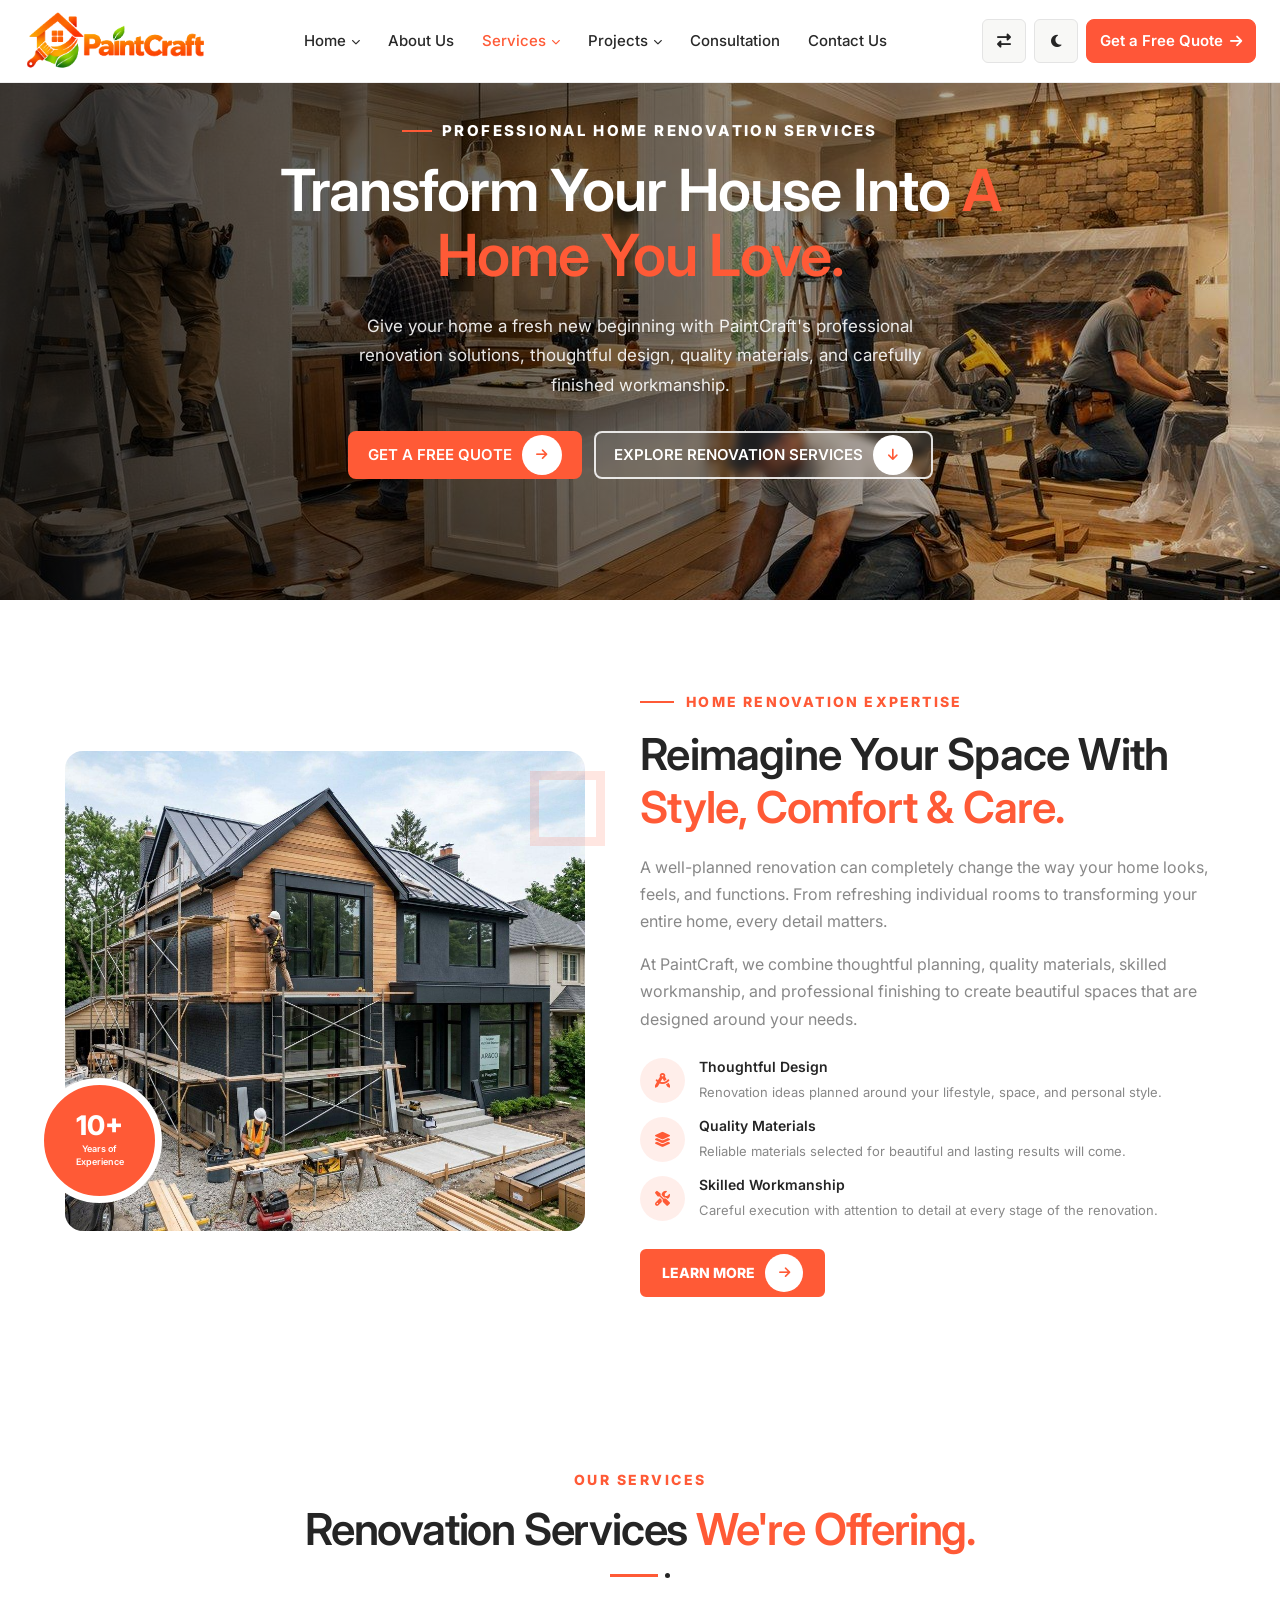
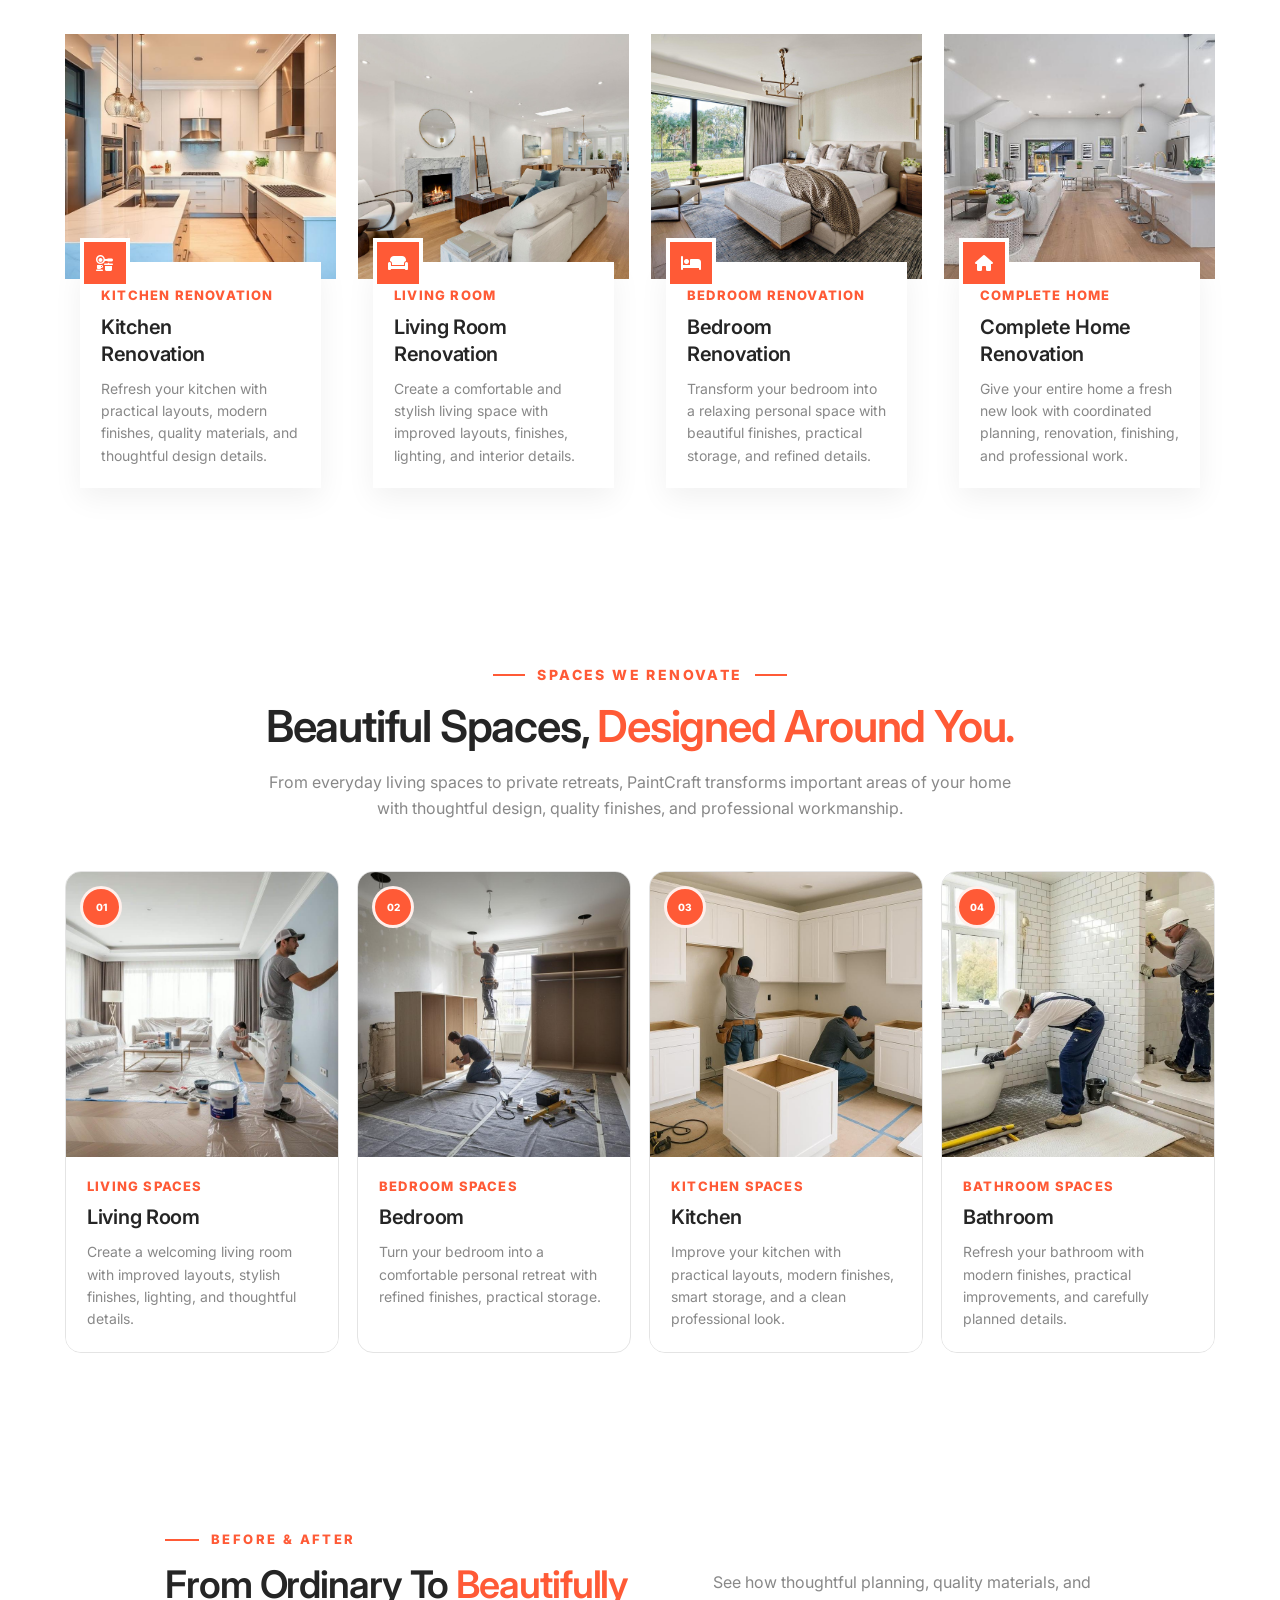
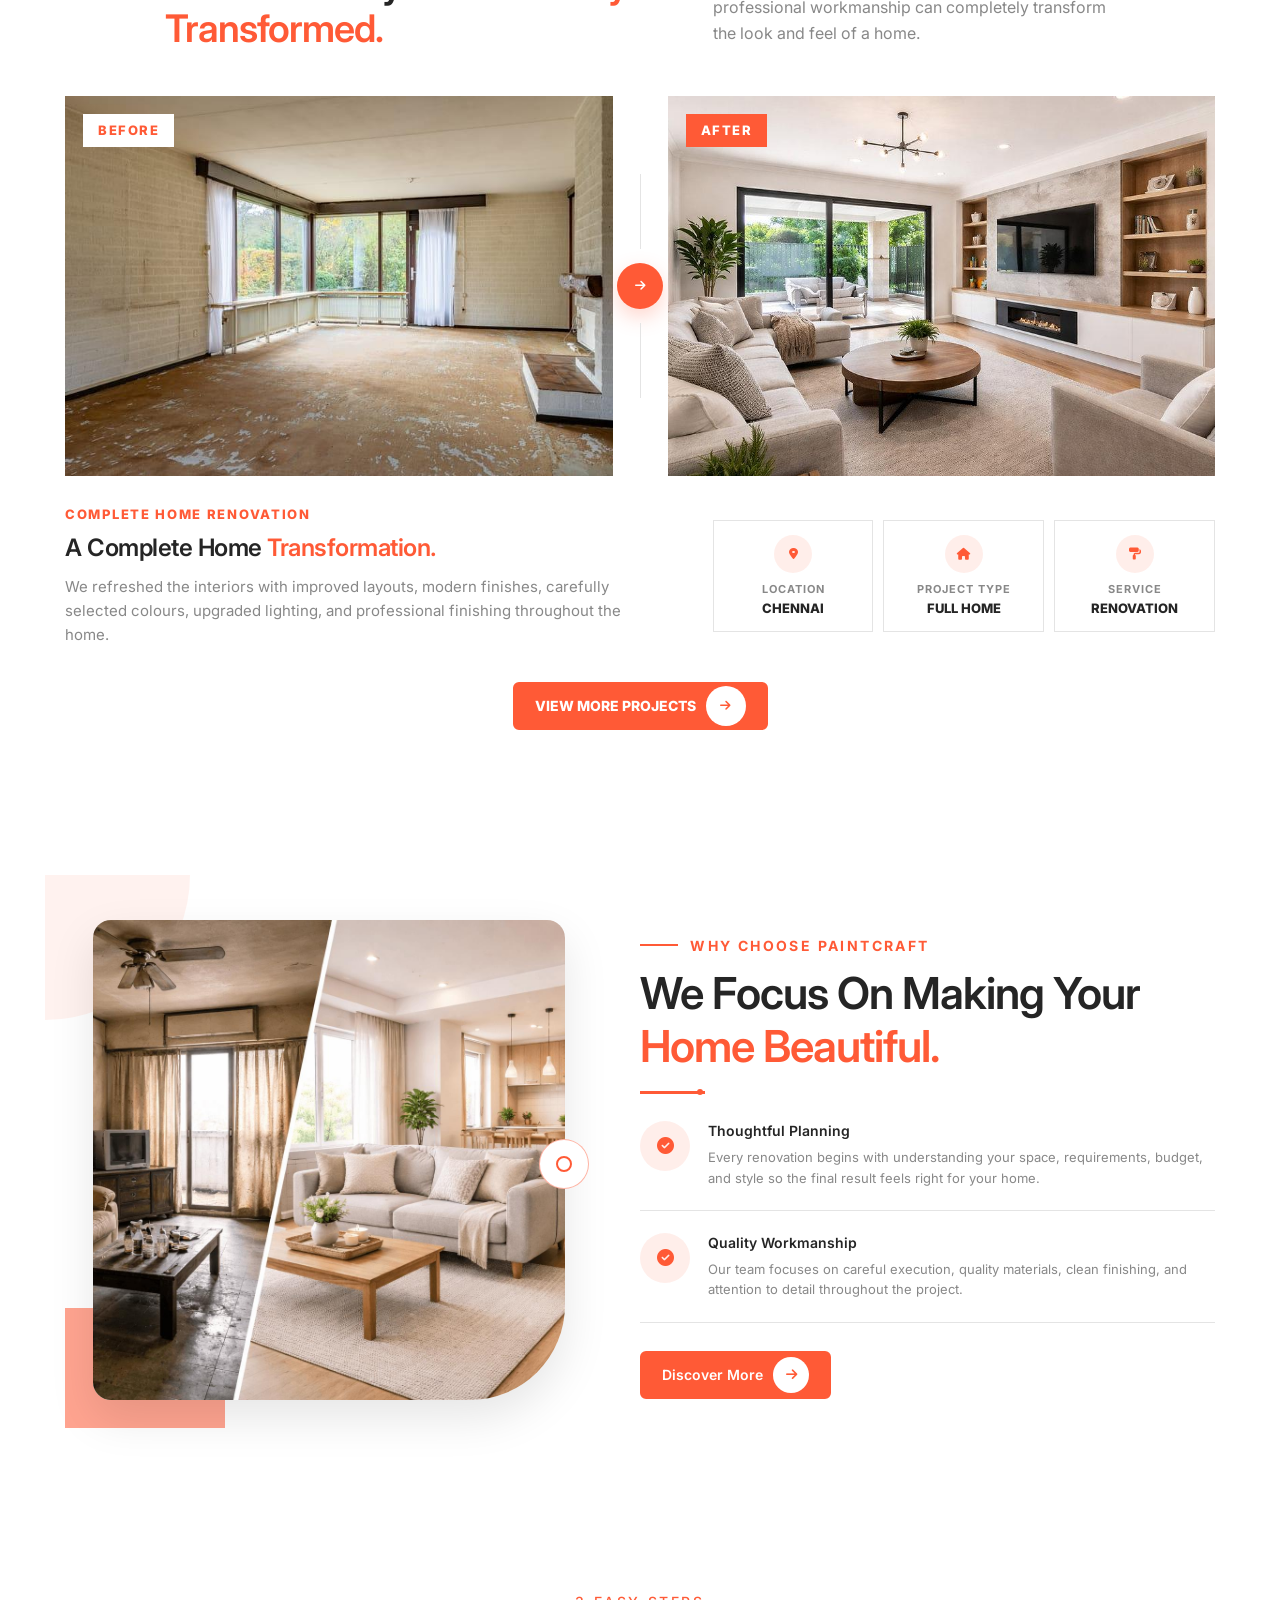
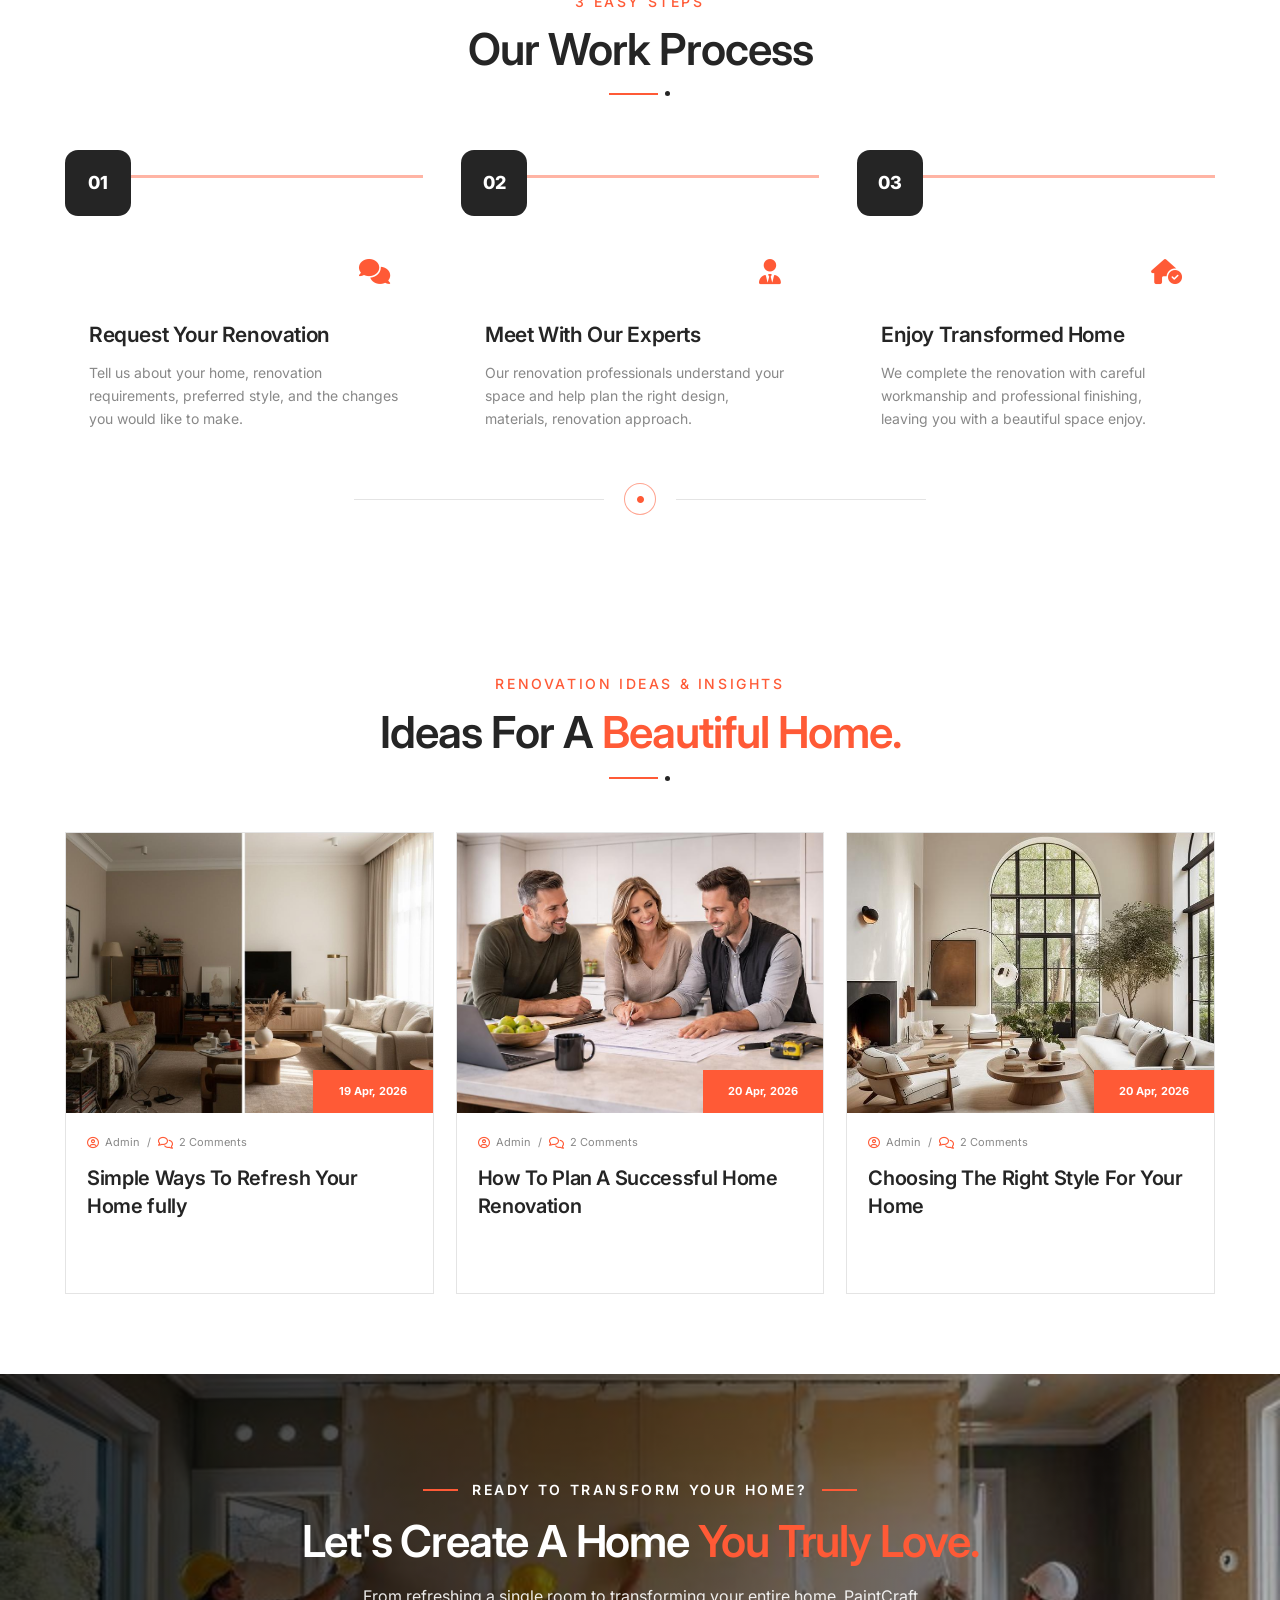
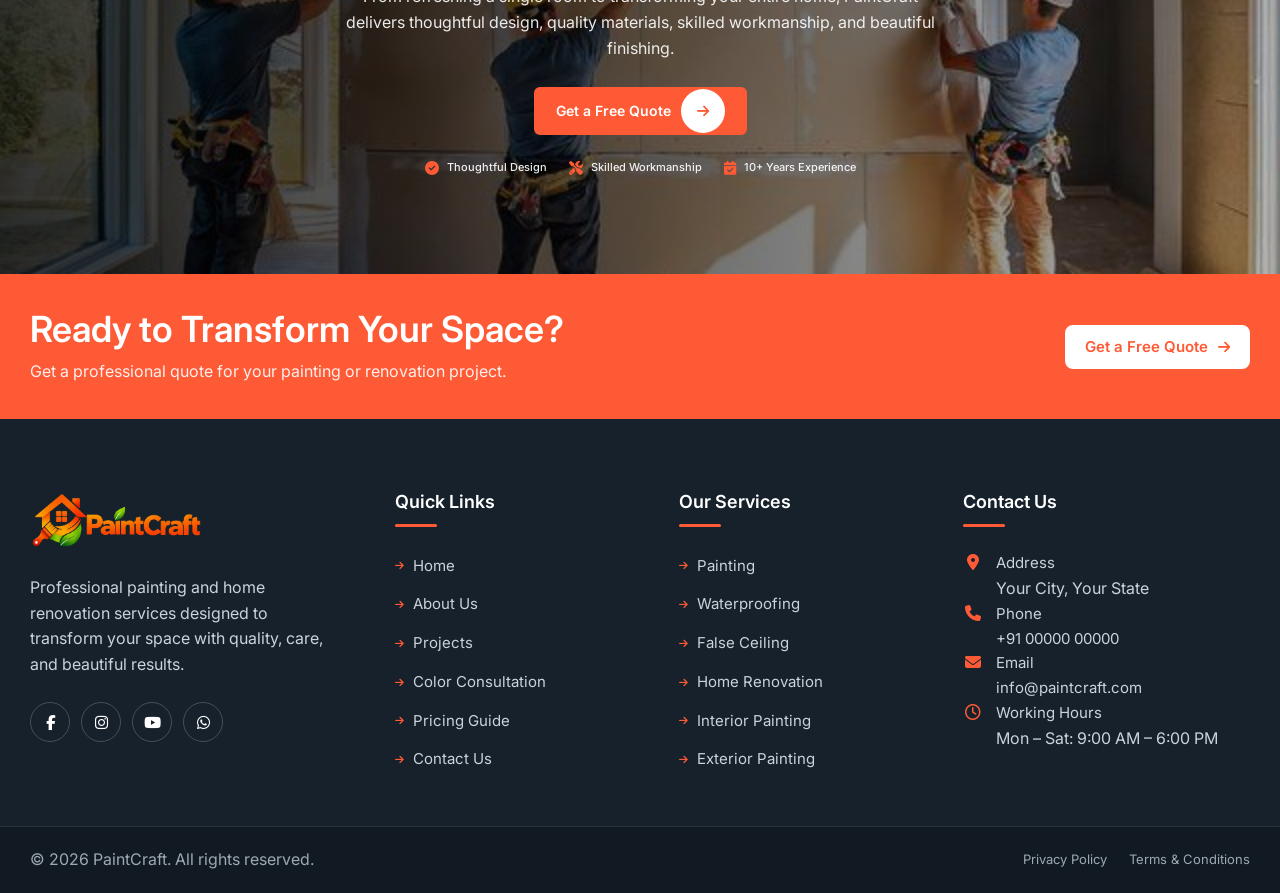
<file: home-renovation.html>
<!DOCTYPE html>
<html lang="en" dir="ltr">

<head>

    <!-- =========================================================
         META
    ========================================================== -->

    <meta charset="UTF-8">

    <meta
        name="viewport"
        content="width=device-width, initial-scale=1.0"
    >

    <meta
        name="description"
        content="PaintCraft - Professional Painting & Home Renovation Services"
    >

    <meta
        name="keywords"
        content="painting, home renovation, interior painting, exterior painting, waterproofing"
    >

    <meta
        name="author"
        content="PaintCraft"
    >

    <title>PaintCraft | Painting & Renovation</title>
<link
    rel="icon"
    type="image/png"
    href="images/logo.png"
>

    <!-- =========================================================
         GOOGLE FONT
         Inter - Used Consistently Throughout Website
    ========================================================== -->

    <link
        rel="preconnect"
        href="https://fonts.googleapis.com"
    >

    <link
        rel="preconnect"
        href="https://fonts.gstatic.com"
        crossorigin
    >

    <link
        href="https://fonts.googleapis.com/css2?family=Inter:wght@400;500;600;700;800&display=swap"
        rel="stylesheet"
    >


    <!-- =========================================================
         FONT AWESOME
    ========================================================== -->

    <link
        rel="stylesheet"
        href="https://cdnjs.cloudflare.com/ajax/libs/font-awesome/6.5.2/css/all.min.css"
    >


    <!-- =========================================================
         MAIN CSS
    ========================================================== -->

    <link
        rel="stylesheet"
        href="css/style.css"
    >


    <!-- =========================================================
         RESPONSIVE CSS
    ========================================================== -->

    <link
        rel="stylesheet"
        href="css/responsive.css"
    >

</head>


<body>

    <!-- =========================================================
         SITE HEADER
    ========================================================== -->

    <header class="site-header">


        <!-- =====================================================
             HEADER CONTAINER
        ====================================================== -->

        <div class="header-container">


            <!-- =================================================
                 LOGO
            ================================================== -->

            <a
                href="index.html"
                class="site-logo"
                aria-label="PaintCraft Home"
            >

                <img
                    src="images/logo.png"
                    alt="PaintCraft"
                    class="logo-image"
                >

            </a>


            <!-- =================================================
                 DESKTOP NAVIGATION
            ================================================== -->

            <nav
                class="desktop-navigation"
                aria-label="Main Navigation"
            >

                <ul class="nav-menu">


                    <!-- =========================================
                         HOME
                    ========================================== -->

                    <li class="nav-item has-dropdown">

                        <button
                            type="button"
                            class="nav-link dropdown-toggle"
                            aria-expanded="false"
                        >

                            <span>Home</span>

                            <i class="fa-solid fa-chevron-down"></i>

                        </button>


                        <ul class="dropdown-menu">

                            <li>
                                <a href="index.html">
                                    Home 1
                                </a>
                            </li>

                            <li>
                                <a href="home-2.html">
                                    Home 2
                                </a>
                            </li>

                        </ul>

                    </li>


                    <!-- =========================================
                         ABOUT US
                    ========================================== -->

                    <li class="nav-item">

                        <a
                            href="about.html"
                            class="nav-link"
                        >
                            About Us
                        </a>

                    </li>


                    <!-- =========================================
                         SERVICES
                    ========================================== -->

                    <li class="nav-item has-dropdown">

                        <button
                            type="button"
                            class="nav-link dropdown-toggle active"
                            aria-expanded="false"
                        >

                            <span>Services</span>

                            <i class="fa-solid fa-chevron-down"></i>

                        </button>


                        <ul class="dropdown-menu">

                            <li>
                                <a href="painting.html">
                                    Painting
                                </a>
                            </li>

                            <li>
                                <a href="waterproofing.html">
                                    Waterproofing
                                </a>
                            </li>

                            <li>
                                <a href="false-ceiling.html">
                                    False Ceiling
                                </a>
                            </li>

                            <li>
                                <a href="home-renovation.html"class="active">
                                    Home Renovation
                                </a>
                            </li>

                        </ul>

                    </li>


                    <!-- =========================================
                         PROJECTS
                    ========================================== -->

                    <li class="nav-item has-dropdown">

                        <button
                            type="button"
                            class="nav-link dropdown-toggle"
                            aria-expanded="false"
                        >

                            <span>Projects</span>

                            <i class="fa-solid fa-chevron-down"></i>

                        </button>


                        <ul class="dropdown-menu">

                            

                            <li>
                                <a href="interior-projects.html">
                                    Interior Projects
                                </a>
                            </li>

                            <li>
                                <a href="exterior-projects.html">
                                    Exterior Projects
                                </a>
                            </li>

                            

                           

                        </ul>

                    </li>


                    <!-- =========================================
                         COLOR CONSULTATION
                    ========================================== -->

                    <li class="nav-item">

                        <a
                            href="consultation.html"
                            class="nav-link"
                        >
                            Consultation
                        </a>

                    </li>


                    


                    <!-- =========================================
                         CONTACT US
                    ========================================== -->

                    <li class="nav-item">

                        <a
                            href="contact.html"
                            class="nav-link"
                        >
                            Contact Us
                        </a>

                    </li>

                </ul>

            </nav>


            <!-- =================================================
                 DESKTOP HEADER ACTIONS

                 IMPORTANT:
                 These buttons are ONLY for desktop.
            ================================================== -->

            <div class="desktop-header-actions">


                <!-- =============================================
                     RTL TOGGLE
                ============================================== -->

                <button
                    type="button"
                    class="header-action-btn rtl-btn"
                    id="rtlToggle"
                    aria-label="Switch to RTL"
                    aria-pressed="false"
                >

                    <i class="fa-solid fa-right-left"></i>

                </button>


                <!-- =============================================
                     DARK MODE TOGGLE
                ============================================== -->

                <button
                    type="button"
                    class="header-action-btn dark-mode-btn"
                    id="darkModeToggle"
                    aria-label="Toggle dark mode"
                    aria-pressed="false"
                >

                    <i class="fa-solid fa-moon"></i>

                </button>


                


                <!-- =============================================
                     GET A FREE QUOTE
                ============================================== -->

               <a
    href="get a quote.html"
    class="primary-btn header-quote-btn"
>
    <span>Get a Free Quote</span>
    <i class="fa-solid fa-arrow-right"></i>
</a>

            </div>


            <!-- =================================================
                 HAMBURGER BUTTON

                 MOBILE
                 IPAD MINI
                 IPAD PRO
            ================================================== -->

            <button
                type="button"
                class="hamburger-button"
                id="hamburgerButton"
                aria-label="Open menu"
                aria-expanded="false"
                aria-controls="mobileNavigation"
            >

                <span class="hamburger-line"></span>

                <span class="hamburger-line"></span>

                <span class="hamburger-line"></span>

            </button>


        </div>


        <!-- =====================================================
             MOBILE / TABLET NAVIGATION

             ALL MENUS + ALL BUTTONS ARE INSIDE
             THE HAMBURGER MENU
        ====================================================== -->

        <div
            class="mobile-navigation"
            id="mobileNavigation"
            aria-hidden="true"
        >

            <div class="mobile-navigation-inner">


                <!-- =================================================
                     MOBILE MENU HEADER
                ================================================== -->

                <div class="mobile-menu-header">

                    <span class="mobile-menu-title">
                        Menu
                    </span>


                    <button
                        type="button"
                        class="mobile-menu-close"
                        id="mobileMenuClose"
                        aria-label="Close menu"
                    >

                        <i class="fa-solid fa-xmark"></i>

                    </button>

                </div>


                <!-- =================================================
                     MOBILE NAVIGATION
                ================================================== -->

                <nav
                    class="mobile-menu"
                    aria-label="Mobile Navigation"
                >

                    <ul class="mobile-nav-list">


                        <!-- =========================================
                             HOME
                        ========================================== -->

                        <li class="mobile-nav-item has-mobile-dropdown">

                            <button
                                type="button"
                                class="mobile-nav-link mobile-dropdown-toggle"
                                aria-expanded="false"
                            >

                                <span>
                                    Home
                                </span>

                                <i class="fa-solid fa-chevron-down"></i>

                            </button>


                            <ul class="mobile-dropdown-menu">

                                <li>
                                    <a href="index.html">
                                        Home 1
                                    </a>
                                </li>

                                <li>
                                    <a href="home-2.html">
                                        Home 2
                                    </a>
                                </li>

                            </ul>

                        </li>


                        <!-- =========================================
                             ABOUT US
                        ========================================== -->

                        <li class="mobile-nav-item">

                            <a
                                href="about.html"
                                class="mobile-nav-link"
                            >
                                About Us
                            </a>

                        </li>


                        <!-- =========================================
                             SERVICES
                        ========================================== -->

                        <li class="mobile-nav-item has-mobile-dropdown">

                            <button
                                type="button"
                                class="mobile-nav-link mobile-dropdown-toggle active"
                                aria-expanded="false"
                            >

                                <span>
                                    Services
                                </span>

                                <i class="fa-solid fa-chevron-down"></i>

                            </button>


                            <ul class="mobile-dropdown-menu">

                                <li>
                                    <a href="painting.html">
                                        Painting
                                    </a>
                                </li>

                                <li>
                                    <a href="waterproofing.html">
                                        Waterproofing
                                    </a>
                                </li>

                                <li>
                                    <a href="false-ceiling.html">
                                        False Ceiling
                                    </a>
                                </li>

                                <li>
                                    <a href="home-renovation.html"class="active">
                                        Home Renovation
                                    </a>
                                </li>

                            </ul>

                        </li>


                        <!-- =========================================
                             PROJECTS
                        ========================================== -->

                        <li class="mobile-nav-item has-mobile-dropdown">

                            <button
                                type="button"
                                class="mobile-nav-link mobile-dropdown-toggle"
                                aria-expanded="false"
                            >

                                <span>
                                    Projects
                                </span>

                                <i class="fa-solid fa-chevron-down"></i>

                            </button>


                            <ul class="mobile-dropdown-menu">

                                

                                <li>
                                    <a href="interior-projects.html">
                                        Interior Projects
                                    </a>
                                </li>

                                <li>
                                    <a href="exterior-projects.html">
                                        Exterior Projects
                                    </a>
                                </li>

                                

                                

                            </ul>

                        </li>


                        <!-- =========================================
                             COLOR CONSULTATION
                        ========================================== -->

                        <li class="mobile-nav-item">

                            <a
                                href="consultation.html"
                                class="mobile-nav-link"
                            >
                                Consultation
                            </a>

                        </li>


                        


                        <!-- =========================================
                             CONTACT US
                        ========================================== -->

                        <li class="mobile-nav-item">

                            <a
                                href="contact.html"
                                class="mobile-nav-link"
                            >
                                Contact Us
                            </a>

                        </li>


                    </ul>

                </nav>


                <!-- =================================================
                     MOBILE HEADER ACTIONS

                     THESE ARE INSIDE THE HAMBURGER DRAWER

                     RTL
                     DARK MODE
                     LOGIN
                     GET A FREE QUOTE
                ================================================== -->

                <div class="mobile-header-actions">


                    <!-- =============================================
                         RTL TOGGLE
                    ============================================== -->

                    <button
                        type="button"
                        class="mobile-action-btn rtl-btn"
                        id="mobileRtlToggle"
                        aria-label="Switch to RTL"
                        aria-pressed="false"
                    >

                        <i class="fa-solid fa-right-left"></i>

                    </button>


                    <!-- =============================================
                         DARK MODE TOGGLE
                    ============================================== -->

                    <button
                        type="button"
                        class="mobile-action-btn dark-mode-btn"
                        id="mobileDarkModeToggle"
                        aria-label="Toggle dark mode"
                        aria-pressed="false"
                    >

                        <i class="fa-solid fa-moon"></i>

                    </button>


                    


                    <!-- =============================================
                         GET A FREE QUOTE
                    ============================================== -->

                    <!-- =================================================
     GET A FREE QUOTE — MOBILE PRIMARY CTA
================================================== -->

<a
    href="get a quote.html"
    class="primary-btn mobile-quote-btn"
>
    <span>
        Get a Free Quote
    </span>

    <i class="fa-solid fa-arrow-right"></i>
</a>


                </div>


            </div>

        </div>


    </header>


    <!-- =========================================================
         MAIN CONTENT
    ========================================================== -->

    <main id="main-content">
<! =========================================================
   HOME RENOVATION PAGE
   SECTION 01: HOME RENOVATION HERO
   PART 1 - HTML
========================================================= !>

<section
    class="home-renovation-page-hero"
    id="homeRenovationPageHero"
>

    <!-- =====================================================
         HERO BACKGROUND
    ====================================================== -->

    <div
        class="home-renovation-page-hero-background"
        aria-hidden="true"
    >
        <img
            src="images/home-renovation-hero.jpg"
            alt="Professional home renovation services"
            class="home-renovation-page-hero-background-image"
        >
    </div>


    <!-- =====================================================
         HERO OVERLAY
    ====================================================== -->

    <div
        class="home-renovation-page-hero-overlay"
        aria-hidden="true"
    ></div>


    <!-- =====================================================
         HERO CONTAINER
    ====================================================== -->

    <div class="home-renovation-page-hero-container">

        <div class="home-renovation-page-hero-content">


            <!-- =================================================
                 EYEBROW
            ================================================== -->

            <span class="home-renovation-page-hero-eyebrow">
                PROFESSIONAL HOME RENOVATION SERVICES
            </span>


            <!-- =================================================
                 MAIN TITLE
            ================================================== -->

            <h1 class="home-renovation-page-hero-title">
                Transform Your House Into
                <span>A Home You Love.</span>
            </h1>


            <!-- =================================================
                 DESCRIPTION
            ================================================== -->

            <p class="home-renovation-page-hero-description">
                Give your home a fresh new beginning with
                PaintCraft's professional renovation solutions,
                thoughtful design, quality materials, and
                carefully finished workmanship.
            </p>


            <!-- =================================================
                 HERO ACTIONS
            ================================================== -->

            <div class="home-renovation-page-hero-actions">

                <a
                    href="get-a-quote.html"
                    class="home-renovation-page-hero-primary-button"
                >
                    <span>Get a Free Quote</span>

                    <i class="fa-solid fa-arrow-right"></i>
                </a>


                <a
                    href="#homeRenovationServices"
                    class="home-renovation-page-hero-secondary-button"
                >
                    <span>Explore Renovation Services</span>

                    <i class="fa-solid fa-arrow-down"></i>
                </a>

            </div>


        </div>

    </div>

</section>
<! =========================================================
   HOME RENOVATION PAGE
   SECTION 02: HOME RENOVATION INTRODUCTION
   PART 1 - HTML
========================================================= !>

<section
    class="home-renovation-intro-section"
    id="homeRenovationIntroduction"
>

    <div class="home-renovation-intro-container">


        <!-- =================================================
             VISUAL
        ================================================== -->

        <div class="home-renovation-intro-visual">

            <div class="home-renovation-intro-image-wrapper">

                <img
                    src="images/home-renovation-intro.jpg"
                    alt="Professional home renovation project"
                    class="home-renovation-intro-image"
                    loading="lazy"
                >

            </div>


            <!-- Experience Badge -->

            <div class="home-renovation-intro-badge">

                <strong>10+</strong>

                <span>
                    Years of<br>
                    Experience
                </span>

            </div>


            <!-- Decorative Element -->

            <div
                class="home-renovation-intro-decoration"
                aria-hidden="true"
            ></div>

        </div>


        <!-- =================================================
             CONTENT
        ================================================== -->

        <div class="home-renovation-intro-content">

            <span class="home-renovation-intro-eyebrow">
                HOME RENOVATION EXPERTISE
            </span>


            <h2 class="home-renovation-intro-title">
                Reimagine Your Space With
                <span>Style, Comfort &amp; Care.</span>
            </h2>


            <p class="home-renovation-intro-description">
                A well-planned renovation can completely change
                the way your home looks, feels, and functions.
                From refreshing individual rooms to transforming
                your entire home, every detail matters.
            </p>


            <p class="home-renovation-intro-description">
                At PaintCraft, we combine thoughtful planning,
                quality materials, skilled workmanship, and
                professional finishing to create beautiful spaces
                that are designed around your needs.
            </p>


            <!-- =================================================
                 FEATURES
            ================================================== -->

            <div class="home-renovation-intro-features">


                <!-- Feature 01 -->

                <div class="home-renovation-intro-feature">

                    <span class="home-renovation-intro-feature-icon">
                        <i class="fa-solid fa-compass-drafting"></i>
                    </span>

                    <div class="home-renovation-intro-feature-content">

                        <h3>
                            Thoughtful Design
                        </h3>

                        <p>
                            Renovation ideas planned around your
                            lifestyle, space, and personal style.
                        </p>

                    </div>

                </div>


                <!-- Feature 02 -->

                <div class="home-renovation-intro-feature">

                    <span class="home-renovation-intro-feature-icon">
                        <i class="fa-solid fa-layer-group"></i>
                    </span>

                    <div class="home-renovation-intro-feature-content">

                        <h3>
                            Quality Materials
                        </h3>

                        <p>
                            Reliable materials selected for
                            beautiful and lasting results will come.
                        </p>

                    </div>

                </div>


                <!-- Feature 03 -->

                <div class="home-renovation-intro-feature">

                    <span class="home-renovation-intro-feature-icon">
                        <i class="fa-solid fa-screwdriver-wrench"></i>
                    </span>

                    <div class="home-renovation-intro-feature-content">

                        <h3>
                            Skilled Workmanship
                        </h3>

                        <p>
                            Careful execution with attention to
                            detail at every stage of the renovation.
                        </p>

                    </div>

                </div>


            </div>


            <!-- =================================================
                 ACTION
            ================================================== -->

            <div class="home-renovation-intro-action">

                <a
                    href="get-a-quote.html"
                    class="home-renovation-intro-button"
                >
                    <span>
                        Learn More
                    </span>

                    <i class="fa-solid fa-arrow-right"></i>
                </a>

            </div>


        </div>

    </div>

</section>
<! =========================================================
   HOME RENOVATION PAGE
   SECTION 03: RENOVATION SERVICES
   PART 1 - HTML
========================================================= !>

<section
    class="home-renovation-services-section"
    id="homeRenovationServices"
>

    <div class="home-renovation-services-container">


        <!-- =================================================
             SECTION HEADER
        ================================================== -->

        <div class="home-renovation-services-header">

            <span class="home-renovation-services-eyebrow">
                OUR SERVICES
            </span>

            <h2 class="home-renovation-services-title">
                Renovation Services
                <span>We're Offering.</span>
            </h2>

            <div class="home-renovation-services-divider">
                <span></span>
                <i></i>
            </div>

        </div>


        <!-- =================================================
             SERVICES GRID
        ================================================== -->

        <div class="home-renovation-services-grid">


            <!-- =================================================
                 SERVICE 01
            ================================================== -->

            <article class="home-renovation-service-card">

                <a
                    href="get-a-quote.html"
                    class="home-renovation-service-image-link"
                    aria-label="Explore Kitchen Renovation"
                >

                    <div class="home-renovation-service-image-wrapper">

                        <img
                            src="images/renovation-kitchen.jpg"
                            alt="Modern kitchen renovation"
                            class="home-renovation-service-image"
                            loading="lazy"
                        >

                        <span class="home-renovation-service-overlay"></span>

                        <span class="home-renovation-service-arrow">
                            <i class="fa-solid fa-arrow-right"></i>
                        </span>

                    </div>

                </a>


                <div class="home-renovation-service-content">

                    <span class="home-renovation-service-icon">
                        <i class="fa-solid fa-kitchen-set"></i>
                    </span>

                    <span class="home-renovation-service-category">
                        KITCHEN RENOVATION
                    </span>

                    <h3 class="home-renovation-service-title">
                        Kitchen
                        <br>
                        Renovation
                    </h3>

                    <p class="home-renovation-service-description">
                        Refresh your kitchen with practical layouts,
                        modern finishes, quality materials, and
                        thoughtful design details.
                    </p>

                </div>

            </article>


            <!-- =================================================
                 SERVICE 02
            ================================================== -->

            <article class="home-renovation-service-card">

                <a
                    href="get-a-quote.html"
                    class="home-renovation-service-image-link"
                    aria-label="Explore Living Room Renovation"
                >

                    <div class="home-renovation-service-image-wrapper">

                        <img
                            src="images/renovation-living-room.jpg"
                            alt="Modern living room renovation"
                            class="home-renovation-service-image"
                            loading="lazy"
                        >

                        <span class="home-renovation-service-overlay"></span>

                        <span class="home-renovation-service-arrow">
                            <i class="fa-solid fa-arrow-right"></i>
                        </span>

                    </div>

                </a>


                <div class="home-renovation-service-content">

                    <span class="home-renovation-service-icon">
                        <i class="fa-solid fa-couch"></i>
                    </span>

                    <span class="home-renovation-service-category">
                        LIVING ROOM
                    </span>

                    <h3 class="home-renovation-service-title">
                        Living Room
                        <br>
                        Renovation
                    </h3>

                    <p class="home-renovation-service-description">
                        Create a comfortable and stylish living
                        space with improved layouts, finishes,
                        lighting, and interior details.
                    </p>

                </div>

            </article>


            <!-- =================================================
                 SERVICE 03
            ================================================== -->

            <article class="home-renovation-service-card">

                <a
                    href="get-a-quote.html"
                    class="home-renovation-service-image-link"
                    aria-label="Explore Bedroom Renovation"
                >

                    <div class="home-renovation-service-image-wrapper">

                        <img
                            src="images/renovation-bedroom.jpg"
                            alt="Beautiful bedroom renovation"
                            class="home-renovation-service-image"
                            loading="lazy"
                        >

                        <span class="home-renovation-service-overlay"></span>

                        <span class="home-renovation-service-arrow">
                            <i class="fa-solid fa-arrow-right"></i>
                        </span>

                    </div>

                </a>


                <div class="home-renovation-service-content">

                    <span class="home-renovation-service-icon">
                        <i class="fa-solid fa-bed"></i>
                    </span>

                    <span class="home-renovation-service-category">
                        BEDROOM RENOVATION
                    </span>

                    <h3 class="home-renovation-service-title">
                        Bedroom
                        <br>
                        Renovation
                    </h3>

                    <p class="home-renovation-service-description">
                        Transform your bedroom into a relaxing
                        personal space with beautiful finishes,
                        practical storage, and refined details.
                    </p>

                </div>

            </article>


            <!-- =================================================
                 SERVICE 04
            ================================================== -->

            <article class="home-renovation-service-card">

                <a
                    href="get-a-quote.html"
                    class="home-renovation-service-image-link"
                    aria-label="Explore Complete Home Renovation"
                >

                    <div class="home-renovation-service-image-wrapper">

                        <img
                            src="images/renovation-full-home.jpg"
                            alt="Complete home renovation"
                            class="home-renovation-service-image"
                            loading="lazy"
                        >

                        <span class="home-renovation-service-overlay"></span>

                        <span class="home-renovation-service-arrow">
                            <i class="fa-solid fa-arrow-right"></i>
                        </span>

                    </div>

                </a>


                <div class="home-renovation-service-content">

                    <span class="home-renovation-service-icon">
                        <i class="fa-solid fa-house"></i>
                    </span>

                    <span class="home-renovation-service-category">
                        COMPLETE HOME
                    </span>

                    <h3 class="home-renovation-service-title">
                        Complete Home
                        <br>
                        Renovation
                    </h3>

                    <p class="home-renovation-service-description">
                        Give your entire home a fresh new look
                        with coordinated planning, renovation,
                        finishing, and professional work.
                    </p>

                </div>

            </article>


        </div>

    </div>

</section>
<! =========================================================
   HOME RENOVATION PAGE
   SECTION 04: SPACES WE RENOVATE
   PART 1 - HTML
========================================================= !>

<section
    class="home-renovation-spaces-section"
    id="homeRenovationSpaces"
>

    <div class="home-renovation-spaces-container">


        <!-- =================================================
             SECTION HEADER
        ================================================== -->

        <div class="home-renovation-spaces-header">

            <span class="home-renovation-spaces-eyebrow">
                SPACES WE RENOVATE
            </span>

            <h2 class="home-renovation-spaces-title">
                Beautiful Spaces,
                <span>Designed Around You.</span>
            </h2>

            <p class="home-renovation-spaces-intro">
                From everyday living spaces to private retreats,
                PaintCraft transforms important areas of your home
                with thoughtful design, quality finishes, and
                professional workmanship.
            </p>

        </div>


        <!-- =================================================
             SPACES GRID
        ================================================== -->

        <div class="home-renovation-spaces-grid">


            <!-- =================================================
                 SPACE 01 — LIVING ROOM
            ================================================== -->

            <article class="home-renovation-space-card">

                <a
                    href="get-a-quote.html"
                    class="home-renovation-space-image-link"
                    aria-label="Explore living room renovation"
                >

                    <div class="home-renovation-space-image-wrapper">

                        <img
                            src="images/renovation-space-living-room.jpg"
                            alt="Living room renovation"
                            class="home-renovation-space-image"
                            loading="lazy"
                        >

                        <span
                            class="home-renovation-space-number"
                        >
                            01
                        </span>

                        <span
                            class="home-renovation-space-overlay"
                        ></span>

                        <span
                            class="home-renovation-space-arrow"
                        >
                            <i class="fa-solid fa-arrow-right"></i>
                        </span>

                    </div>

                </a>


                <div class="home-renovation-space-content">

                    <span class="home-renovation-space-category">
                        LIVING SPACES
                    </span>

                    <h3 class="home-renovation-space-title">
                        Living Room
                    </h3>

                    <p class="home-renovation-space-description">
                        Create a welcoming living room with
                        improved layouts, stylish finishes,
                        lighting, and thoughtful details.
                    </p>

                </div>

            </article>


            <!-- =================================================
                 SPACE 02 — BEDROOM
            ================================================== -->

            <article class="home-renovation-space-card">

                <a
                    href="get-a-quote.html"
                    class="home-renovation-space-image-link"
                    aria-label="Explore bedroom renovation"
                >

                    <div class="home-renovation-space-image-wrapper">

                        <img
                            src="images/renovation-space-bedroom.jpg"
                            alt="Bedroom renovation"
                            class="home-renovation-space-image"
                            loading="lazy"
                        >

                        <span
                            class="home-renovation-space-number"
                        >
                            02
                        </span>

                        <span
                            class="home-renovation-space-overlay"
                        ></span>

                        <span
                            class="home-renovation-space-arrow"
                        >
                            <i class="fa-solid fa-arrow-right"></i>
                        </span>

                    </div>

                </a>


                <div class="home-renovation-space-content">

                    <span class="home-renovation-space-category">
                        BEDROOM SPACES
                    </span>

                    <h3 class="home-renovation-space-title">
                        Bedroom
                    </h3>

                    <p class="home-renovation-space-description">
                        Turn your bedroom into a comfortable
                        personal retreat with refined finishes,
                        practical storage.
                    </p>

                </div>

            </article>


            <!-- =================================================
                 SPACE 03 — KITCHEN
            ================================================== -->

            <article class="home-renovation-space-card">

                <a
                    href="get-a-quote.html"
                    class="home-renovation-space-image-link"
                    aria-label="Explore kitchen renovation"
                >

                    <div class="home-renovation-space-image-wrapper">

                        <img
                            src="images/renovation-space-kitchen.jpg"
                            alt="Kitchen renovation"
                            class="home-renovation-space-image"
                            loading="lazy"
                        >

                        <span
                            class="home-renovation-space-number"
                        >
                            03
                        </span>

                        <span
                            class="home-renovation-space-overlay"
                        ></span>

                        <span
                            class="home-renovation-space-arrow"
                        >
                            <i class="fa-solid fa-arrow-right"></i>
                        </span>

                    </div>

                </a>


                <div class="home-renovation-space-content">

                    <span class="home-renovation-space-category">
                        KITCHEN SPACES
                    </span>

                    <h3 class="home-renovation-space-title">
                        Kitchen
                    </h3>

                    <p class="home-renovation-space-description">
                        Improve your kitchen with practical
                        layouts, modern finishes, smart storage,
                        and a clean professional look.
                    </p>

                </div>

            </article>


            <!-- =================================================
                 SPACE 04 — BATHROOM
            ================================================== -->

            <article class="home-renovation-space-card">

                <a
                    href="get-a-quote.html"
                    class="home-renovation-space-image-link"
                    aria-label="Explore bathroom renovation"
                >

                    <div class="home-renovation-space-image-wrapper">

                        <img
                            src="images/renovation-space-bathroom.jpg"
                            alt="Bathroom renovation"
                            class="home-renovation-space-image"
                            loading="lazy"
                        >

                        <span
                            class="home-renovation-space-number"
                        >
                            04
                        </span>

                        <span
                            class="home-renovation-space-overlay"
                        ></span>

                        <span
                            class="home-renovation-space-arrow"
                        >
                            <i class="fa-solid fa-arrow-right"></i>
                        </span>

                    </div>

                </a>


                <div class="home-renovation-space-content">

                    <span class="home-renovation-space-category">
                        BATHROOM SPACES
                    </span>

                    <h3 class="home-renovation-space-title">
                        Bathroom
                    </h3>

                    <p class="home-renovation-space-description">
                        Refresh your bathroom with modern
                        finishes, practical improvements,
                        and carefully planned details.
                    </p>

                </div>

            </article>


        </div>

    </div>

</section>
<! =========================================================
   HOME RENOVATION PAGE
   SECTION 05: BEFORE & AFTER TRANSFORMATION
   PART 1 - HTML
========================================================= !>

<section
    class="home-renovation-before-after-section"
    id="homeRenovationBeforeAfter"
>

    <div class="home-renovation-before-after-container">


        <!-- =================================================
             SECTION HEADER
        ================================================== -->

        <div class="home-renovation-before-after-header">

            <div class="home-renovation-before-after-heading">

                <span class="home-renovation-before-after-eyebrow">
                    BEFORE &amp; AFTER
                </span>

                <h2 class="home-renovation-before-after-title">
                    From Ordinary To
                    <span>Beautifully Transformed.</span>
                </h2>

            </div>

            <div class="home-renovation-before-after-intro">

                <p>
                    See how thoughtful planning, quality materials,
                    and professional workmanship can completely
                    transform the look and feel of a home.
                </p>

            </div>

        </div>


        <!-- =================================================
             TRANSFORMATION
        ================================================== -->

        <div class="home-renovation-before-after-showcase">


            <!-- =================================================
                 BEFORE
            ================================================== -->

            <div class="home-renovation-before-after-panel">

                <div class="home-renovation-before-after-image-wrapper">

                    <img
                        src="images/renovation-before.jpg"
                        alt="Home before renovation"
                        class="home-renovation-before-after-image"
                        loading="lazy"
                    >

                    <span class="home-renovation-before-after-label">
                        BEFORE
                    </span>

                </div>

            </div>


            <!-- =================================================
                 CENTER DIVIDER
            ================================================== -->

            <div
                class="home-renovation-before-after-divider"
                aria-hidden="true"
            >

                <span class="home-renovation-before-after-divider-line"></span>

                <span class="home-renovation-before-after-divider-icon">
                    <i class="fa-solid fa-arrow-right"></i>
                </span>

                <span class="home-renovation-before-after-divider-line"></span>

            </div>


            <!-- =================================================
                 AFTER
            ================================================== -->

            <div class="home-renovation-before-after-panel">

                <div class="home-renovation-before-after-image-wrapper">

                    <img
                        src="images/renovation-after.jpg"
                        alt="Home after renovation"
                        class="home-renovation-before-after-image"
                        loading="lazy"
                    >

                    <span class="home-renovation-before-after-label">
                        AFTER
                    </span>

                </div>

            </div>


        </div>


        <!-- =================================================
             PROJECT DETAILS
        ================================================== -->

        <div class="home-renovation-before-after-details">


            <div class="home-renovation-before-after-project">

                <span class="home-renovation-before-after-category">
                    COMPLETE HOME RENOVATION
                </span>

                <h3 class="home-renovation-before-after-project-title">
                    A Complete Home
                    <span>Transformation.</span>
                </h3>

                <p class="home-renovation-before-after-description">
                    We refreshed the interiors with improved layouts,
                    modern finishes, carefully selected colours,
                    upgraded lighting, and professional finishing
                    throughout the home.
                </p>

            </div>


            <!-- =================================================
                 PROJECT INFO
            ================================================== -->

            <div class="home-renovation-before-after-info">

                <div class="home-renovation-before-after-info-item">

                    <span class="home-renovation-before-after-info-icon">
                        <i class="fa-solid fa-location-dot"></i>
                    </span>

                    <div>
                        <span class="home-renovation-before-after-info-label">
                            LOCATION
                        </span>

                        <strong>
                            CHENNAI
                        </strong>
                    </div>

                </div>


                <div class="home-renovation-before-after-info-item">

                    <span class="home-renovation-before-after-info-icon">
                        <i class="fa-solid fa-house"></i>
                    </span>

                    <div>
                        <span class="home-renovation-before-after-info-label">
                            PROJECT TYPE
                        </span>

                        <strong>
                            FULL HOME
                        </strong>
                    </div>

                </div>


                <div class="home-renovation-before-after-info-item">

                    <span class="home-renovation-before-after-info-icon">
                        <i class="fa-solid fa-paint-roller"></i>
                    </span>

                    <div>
                        <span class="home-renovation-before-after-info-label">
                            SERVICE
                        </span>

                        <strong>
                            RENOVATION
                        </strong>
                    </div>

                </div>

            </div>


        </div>


        <!-- =================================================
             ACTION
        ================================================== -->

        <div class="home-renovation-before-after-action">

            <a
                href="projects.html"
                class="home-renovation-before-after-button"
            >

                <span>
                    View More Projects
                </span>

                <i class="fa-solid fa-arrow-right"></i>

            </a>

        </div>


    </div>

</section>
<! =========================================================
   HOME RENOVATION PAGE
   SECTION 06: WHY CHOOSE PAINTCRAFT
   PART 1 - HTML
=========================================================!>

<section
    class="home-renovation-why-section"
    id="homeRenovationWhyChoose"
>

    <div class="home-renovation-why-container">


        <!-- =================================================
             LEFT VISUAL
        ================================================== -->

        <div class="home-renovation-why-visual">

            <!-- Decorative Background Shape -->

            <div
                class="home-renovation-why-shape home-renovation-why-shape-top"
                aria-hidden="true"
            ></div>

            <div
                class="home-renovation-why-shape home-renovation-why-shape-bottom"
                aria-hidden="true"
            ></div>


            <!-- Main Image -->

            <div class="home-renovation-why-image-wrapper">

                <img
                    src="images/home-renovation-why-choose.jpg"
                    alt="PaintCraft professional home renovation"
                    class="home-renovation-why-image"
                    loading="lazy"
                >

            </div>


            <!-- Center Decoration -->

            <div
                class="home-renovation-why-decoration"
                aria-hidden="true"
            >
                <span></span>
            </div>

        </div>


        <!-- =================================================
             RIGHT CONTENT
        ================================================== -->

        <div class="home-renovation-why-content">

            <span class="home-renovation-why-eyebrow">
                WHY CHOOSE PAINTCRAFT
            </span>


            <h2 class="home-renovation-why-title">
                We Focus On Making Your
                <span>Home Beautiful.</span>
            </h2>


            <div class="home-renovation-why-divider">
                <span></span>
                <i></i>
            </div>


            <!-- =================================================
                 BENEFIT 01
            ================================================== -->

            <article class="home-renovation-why-benefit">

                <span class="home-renovation-why-benefit-icon">
                    <i class="fa-solid fa-circle-check"></i>
                </span>

                <div class="home-renovation-why-benefit-content">

                    <h3>
                        Thoughtful Planning
                    </h3>

                    <p>
                        Every renovation begins with understanding
                        your space, requirements, budget, and style
                        so the final result feels right for your home.
                    </p>

                </div>

            </article>


            <!-- =================================================
                 BENEFIT 02
            ================================================== -->

            <article class="home-renovation-why-benefit">

                <span class="home-renovation-why-benefit-icon">
                    <i class="fa-solid fa-circle-check"></i>
                </span>

                <div class="home-renovation-why-benefit-content">

                    <h3>
                        Quality Workmanship
                    </h3>

                    <p>
                        Our team focuses on careful execution,
                        quality materials, clean finishing, and
                        attention to detail throughout the project.
                    </p>

                </div>

            </article>


            <!-- =================================================
                 ACTION
            ================================================== -->

            <div class="home-renovation-why-action">

                <a
                    href="get-a-quote.html"
                    class="home-renovation-why-button"
                >

                    <span>
                        Discover More
                    </span>

                    <i class="fa-solid fa-arrow-right"></i>

                </a>

            </div>

        </div>

    </div>

</section>
<!-- =========================================================
     HOME RENOVATION PAGE
     SECTION 07: OUR RENOVATION PROCESS
     PART 1 - HTML
     NEW 3-STEP STRUCTURE
========================================================= -->

<section
    class="home-renovation-process-section"
    id="homeRenovationProcess"
>

    <div class="home-renovation-process-container">

        <!-- =================================================
             HEADER
        ================================================== -->

        <div class="home-renovation-process-header">

            <span class="home-renovation-process-eyebrow">
                3 EASY STEPS
            </span>

            <h2 class="home-renovation-process-title">
                Our Work Process
            </h2>

            <div class="home-renovation-process-divider">
                <span></span>
                <i></i>
            </div>

        </div>


        <!-- =================================================
             PROCESS
        ================================================== -->

        <div class="home-renovation-process-grid">


            <!-- =================================================
                 STEP 01
            ================================================== -->

            <article class="home-renovation-process-item">

                <div class="home-renovation-process-top">

                    <span class="home-renovation-process-number">
                        01
                    </span>

                    <span class="home-renovation-process-connector"></span>

                </div>


                <div class="home-renovation-process-body">

                    <div class="home-renovation-process-icon">
                        <i class="fa-solid fa-comments"></i>
                    </div>

                    <div class="home-renovation-process-content">

                        <h3>
                            Request Your Renovation
                        </h3>

                        <p>
                            Tell us about your home, renovation
                            requirements, preferred style, and
                            the changes you would like to make.
                        </p>

                    </div>

                </div>

            </article>


            <!-- =================================================
                 STEP 02
            ================================================== -->

            <article class="home-renovation-process-item">

                <div class="home-renovation-process-top">

                    <span class="home-renovation-process-number">
                        02
                    </span>

                    <span class="home-renovation-process-connector"></span>

                </div>


                <div class="home-renovation-process-body">

                    <div class="home-renovation-process-icon">
                        <i class="fa-solid fa-user-tie"></i>
                    </div>

                    <div class="home-renovation-process-content">

                        <h3>
                            Meet With Our Experts
                        </h3>

                        <p>
                            Our renovation professionals understand
                            your space and help plan the right design,
                            materials, renovation approach.
                        </p>

                    </div>

                </div>

            </article>


            <!-- =================================================
                 STEP 03
            ================================================== -->

            <article class="home-renovation-process-item">

                <div class="home-renovation-process-top">

                    <span class="home-renovation-process-number">
                        03
                    </span>

                    <span class="home-renovation-process-connector"></span>

                </div>


                <div class="home-renovation-process-body">

                    <div class="home-renovation-process-icon">
                        <i class="fa-solid fa-house-circle-check"></i>
                    </div>

                    <div class="home-renovation-process-content">

                        <h3>
                            Enjoy Transformed Home
                        </h3>

                        <p>
                            We complete the renovation with careful
                            workmanship and professional finishing,
                            leaving you with a beautiful space enjoy.
                        </p>

                    </div>

                </div>

            </article>


        </div>


        <!-- =================================================
             BOTTOM DECORATION
        ================================================== -->

        <div
            class="home-renovation-process-bottom"
            aria-hidden="true"
        >

            <span></span>

            <div class="home-renovation-process-bottom-dot">
                <i class="fa-solid fa-circle"></i>
            </div>

            <span></span>

        </div>

    </div>

</section>
<!-- =========================================================
     HOME RENOVATION PAGE
     SECTION 08: RENOVATION IDEAS & INSIGHTS
     PART 1 - HTML
========================================================= -->

<section
    class="home-renovation-insights-section"
    id="homeRenovationInsights"
>

    <div class="home-renovation-insights-container">

        <!-- =================================================
             SECTION HEADER
        ================================================== -->

        <div class="home-renovation-insights-header">

            <span class="home-renovation-insights-eyebrow">
                RENOVATION IDEAS &amp; INSIGHTS
            </span>

            <h2 class="home-renovation-insights-title">
                Ideas For A
                <span>Beautiful Home.</span>
            </h2>

            <div class="home-renovation-insights-divider">
                <span></span>
                <i></i>
            </div>

        </div>


        <!-- =================================================
             ARTICLES
        ================================================== -->

        <div class="home-renovation-insights-grid">


            <!-- =================================================
                 ARTICLE 01
            ================================================== -->

            <article class="home-renovation-insight-card">

                <a
                    href="blog-details.html"
                    class="home-renovation-insight-image-link"
                >

                    <div class="home-renovation-insight-image-wrapper">

                        <img
                            src="images/renovation-blog-1.jpg"
                            alt="Modern home renovation ideas"
                            class="home-renovation-insight-image"
                            loading="lazy"
                        >

                        <span class="home-renovation-insight-date">
                            19 Apr, 2026
                        </span>

                    </div>

                </a>


                <div class="home-renovation-insight-content">

                    <div class="home-renovation-insight-meta">

                        <span>
                            <i class="fa-regular fa-circle-user"></i>
                            Admin
                        </span>

                        <span class="home-renovation-insight-meta-separator">
                            /
                        </span>

                        <span>
                            <i class="fa-regular fa-comments"></i>
                            2 Comments
                        </span>

                    </div>


                    <h3 class="home-renovation-insight-title">

                        <a href="blog-details.html">
                            Simple Ways To
                            Refresh Your Home fully
                        </a>

                    </h3>

                </div>

            </article>


            <!-- =================================================
                 ARTICLE 02
            ================================================== -->

            <article class="home-renovation-insight-card">

                <a
                    href="blog-details.html"
                    class="home-renovation-insight-image-link"
                >

                    <div class="home-renovation-insight-image-wrapper">

                        <img
                            src="images/renovation-blog-2.jpg"
                            alt="Living room renovation design"
                            class="home-renovation-insight-image"
                            loading="lazy"
                        >

                        <span class="home-renovation-insight-date">
                            20 Apr, 2026
                        </span>

                    </div>

                </a>


                <div class="home-renovation-insight-content">

                    <div class="home-renovation-insight-meta">

                        <span>
                            <i class="fa-regular fa-circle-user"></i>
                            Admin
                        </span>

                        <span class="home-renovation-insight-meta-separator">
                            /
                        </span>

                        <span>
                            <i class="fa-regular fa-comments"></i>
                            2 Comments
                        </span>

                    </div>


                    <h3 class="home-renovation-insight-title">

                        <a href="blog-details.html">
                            How To Plan A
                            Successful Home Renovation
                        </a>

                    </h3>

                </div>

            </article>


            <!-- =================================================
                 ARTICLE 03
            ================================================== -->

            <article class="home-renovation-insight-card">

                <a
                    href="blog-details.html"
                    class="home-renovation-insight-image-link"
                >

                    <div class="home-renovation-insight-image-wrapper">

                        <img
                            src="images/renovation-blog-3.jpg"
                            alt="Beautiful renovated home interior"
                            class="home-renovation-insight-image"
                            loading="lazy"
                        >

                        <span class="home-renovation-insight-date">
                            20 Apr, 2026
                        </span>

                    </div>

                </a>


                <div class="home-renovation-insight-content">

                    <div class="home-renovation-insight-meta">

                        <span>
                            <i class="fa-regular fa-circle-user"></i>
                            Admin
                        </span>

                        <span class="home-renovation-insight-meta-separator">
                            /
                        </span>

                        <span>
                            <i class="fa-regular fa-comments"></i>
                            2 Comments
                        </span>

                    </div>


                    <h3 class="home-renovation-insight-title">

                        <a href="blog-details.html">
                            Choosing The Right
                            Style For Your Home
                        </a>

                    </h3>

                </div>

            </article>


        </div>

    </div>

</section>
<!-- =========================================================
     HOME RENOVATION PAGE
     FINAL CTA
     PART 1 - HTML
========================================================= -->

<section
    class="home-renovation-final-cta-section"
    id="homeRenovationFinalCta"
>

    <!-- =====================================================
         BACKGROUND
    ====================================================== -->

    <div
        class="home-renovation-final-cta-background"
        aria-hidden="true"
    >
        <img
            src="images/home-renovation-cta.jpg"
            alt=""
            class="home-renovation-final-cta-background-image"
        >
    </div>


    <!-- =====================================================
         OVERLAY
    ====================================================== -->

    <div
        class="home-renovation-final-cta-overlay"
        aria-hidden="true"
    ></div>


    <!-- =====================================================
         CONTENT
    ====================================================== -->

    <div class="home-renovation-final-cta-container">

        <div class="home-renovation-final-cta-content">

            <span class="home-renovation-final-cta-eyebrow">
                READY TO TRANSFORM YOUR HOME?
            </span>

            <h2 class="home-renovation-final-cta-title">
                Let's Create A Home
                <span>You Truly Love.</span>
            </h2>

            <p class="home-renovation-final-cta-description">
                From refreshing a single room to transforming
                your entire home, PaintCraft delivers thoughtful
                design, quality materials, skilled workmanship,
                and beautiful finishing.
            </p>


            <!-- =============================================
                 CTA BUTTON
            ============================================== -->

            <div class="home-renovation-final-cta-action">

                <a
                    href="get-a-quote.html"
                    class="home-renovation-final-cta-button"
                >
                    <span>Get a Free Quote</span>

                    <i class="fa-solid fa-arrow-right"></i>
                </a>

            </div>


            <!-- =============================================
                 TRUST POINTS
            ============================================== -->

            <div class="home-renovation-final-cta-trust">

                <div class="home-renovation-final-cta-trust-item">

                    <i class="fa-solid fa-circle-check"></i>

                    <span>
                        Thoughtful Design
                    </span>

                </div>


                <div class="home-renovation-final-cta-trust-item">

                    <i class="fa-solid fa-screwdriver-wrench"></i>

                    <span>
                        Skilled Workmanship
                    </span>

                </div>


                <div class="home-renovation-final-cta-trust-item">

                    <i class="fa-solid fa-calendar-check"></i>

                    <span>
                        10+ Years Experience
                    </span>

                </div>

            </div>

        </div>

    </div>

</section>
         </main>
<!-- =====================================================
         FOOTER CTA
    ====================================================== -->

    <div class="footer-cta">

        <div class="footer-container footer-cta-inner">


            <div class="footer-cta-content">

                <h2>
                    Ready to Transform Your Space?
                </h2>

                <p>
                    Get a professional quote for your
                    painting or renovation project.
                </p>

            </div>


            <a
                href="contact.html"
                class="footer-cta-button"
            >

                <span>
                    Get a Free Quote
                </span>

                <i class="fa-solid fa-arrow-right"></i>

            </a>


        </div>

    </div>


<!-- =========================================================
     PAINTCRAFT FOOTER
========================================================= -->

<footer class="site-footer">


    <!-- =====================================================
         FOOTER MAIN
    ====================================================== -->

    <div class="footer-main">

        <div class="footer-container">


            <!-- =================================================
                 COLUMN 1 — BRAND
            ================================================== -->

            <div class="footer-column footer-brand">


                <!-- LOGO -->

                <a
                    href="index.html"
                    class="footer-logo"
                    aria-label="PaintCraft Home"
                >

                    <img
                        src="images/logo.png"
                        alt="PaintCraft"
                        class="footer-logo-image"
                    >

                </a>


                <!-- DESCRIPTION -->

                <p class="footer-description">
                    Professional painting and home renovation
                    services designed to transform your space
                    with quality, care, and beautiful results.
                </p>


                <!-- SOCIAL MEDIA -->

                <div class="footer-social">

                    <a
                        href="#"
                        class="footer-social-link"
                        aria-label="Facebook"
                    >
                        <i class="fa-brands fa-facebook-f"></i>
                    </a>

                    <a
                        href="#"
                        class="footer-social-link"
                        aria-label="Instagram"
                    >
                        <i class="fa-brands fa-instagram"></i>
                    </a>

                    <a
                        href="#"
                        class="footer-social-link"
                        aria-label="YouTube"
                    >
                        <i class="fa-brands fa-youtube"></i>
                    </a>

                    <a
                        href="#"
                        class="footer-social-link"
                        aria-label="WhatsApp"
                    >
                        <i class="fa-brands fa-whatsapp"></i>
                    </a>

                </div>

            </div>


            <!-- =================================================
                 COLUMN 2 — QUICK LINKS
            ================================================== -->

            <div class="footer-column">

                <h3 class="footer-title">
                    Quick Links
                </h3>


                <ul class="footer-links">

                    <li>
                        <a href="index.html">
                            Home
                        </a>
                    </li>

                    <li>
                        <a href="about.html">
                            About Us
                        </a>
                    </li>

                    <li>
                        <a href="projects.html">
                            Projects
                        </a>
                    </li>

                    <li>
                        <a href="color-consultation.html">
                            Color Consultation
                        </a>
                    </li>

                    <li>
                        <a href="pricing-guide.html">
                            Pricing Guide
                        </a>
                    </li>

                    <li>
                        <a href="contact.html">
                            Contact Us
                        </a>
                    </li>

                </ul>

            </div>


            <!-- =================================================
                 COLUMN 3 — SERVICES
            ================================================== -->

            <div class="footer-column">

                <h3 class="footer-title">
                    Our Services
                </h3>


                <ul class="footer-links">

                    <li>
                        <a href="painting.html">
                            Painting
                        </a>
                    </li>

                    <li>
                        <a href="waterproofing.html">
                            Waterproofing
                        </a>
                    </li>

                    <li>
                        <a href="false-ceiling.html">
                            False Ceiling
                        </a>
                    </li>

                    <li>
                        <a href="home-renovation.html">
                            Home Renovation
                        </a>
                    </li>

                    <li>
                        <a href="interior-painting.html">
                            Interior Painting
                        </a>
                    </li>

                    <li>
                        <a href="exterior-painting.html">
                            Exterior Painting
                        </a>
                    </li>

                </ul>

            </div>


            <!-- =================================================
                 COLUMN 4 — CONTACT
            ================================================== -->

            <div class="footer-column footer-contact">

                <h3 class="footer-title">
                    Contact Us
                </h3>


                <!-- ADDRESS -->

                <div class="footer-contact-item">

                    <span class="footer-contact-icon">
                        <i class="fa-solid fa-location-dot"></i>
                    </span>

                    <div>
                        <span class="footer-contact-label">
                            Address
                        </span>

                        <p>
                            Your City, Your State
                        </p>
                    </div>

                </div>


                <!-- PHONE -->

                <div class="footer-contact-item">

                    <span class="footer-contact-icon">
                        <i class="fa-solid fa-phone"></i>
                    </span>

                    <div>
                        <span class="footer-contact-label">
                            Phone
                        </span>

                        <a href="tel:+910000000000">
                            +91 00000 00000
                        </a>
                    </div>

                </div>


                <!-- EMAIL -->

                <div class="footer-contact-item">

                    <span class="footer-contact-icon">
                        <i class="fa-solid fa-envelope"></i>
                    </span>

                    <div>
                        <span class="footer-contact-label">
                            Email
                        </span>

                        <a href="mailto:info@paintcraft.com">
                            info@paintcraft.com
                        </a>
                    </div>

                </div>


                <!-- WORKING HOURS -->

                <div class="footer-contact-item">

                    <span class="footer-contact-icon">
                        <i class="fa-regular fa-clock"></i>
                    </span>

                    <div>
                        <span class="footer-contact-label">
                            Working Hours
                        </span>

                        <p>
                            Mon – Sat: 9:00 AM – 6:00 PM
                        </p>
                    </div>

                </div>

            </div>


        </div>

    </div>


    
    <!-- =====================================================
         FOOTER BOTTOM
    ====================================================== -->

    <div class="footer-bottom">

        <div class="footer-container footer-bottom-inner">


            <!-- COPYRIGHT -->

            <p class="footer-copyright">
                © 2026 PaintCraft. All rights reserved.
            </p>


            <!-- LEGAL LINKS -->

            <div class="footer-legal-links">

                <a href="privacy-policy.html">
                    Privacy Policy
                </a>

                <a href="terms.html">
                    Terms &amp; Conditions
                </a>

            </div>

        </div>

    </div>


</footer>

    <!-- =========================================================
         JAVASCRIPT
         Separate JS File
    ========================================================== -->
<!-- SCROLL TO TOP -->
<button
    type="button"
    class="scroll-top-button"
    id="scrollTopButton"
    aria-label="Scroll to top"
    title="Back to top"
>
    <i class="fa-solid fa-arrow-up"></i>
</button>
    <script src="js/script.js"></script>


</body>

</html>
</file>
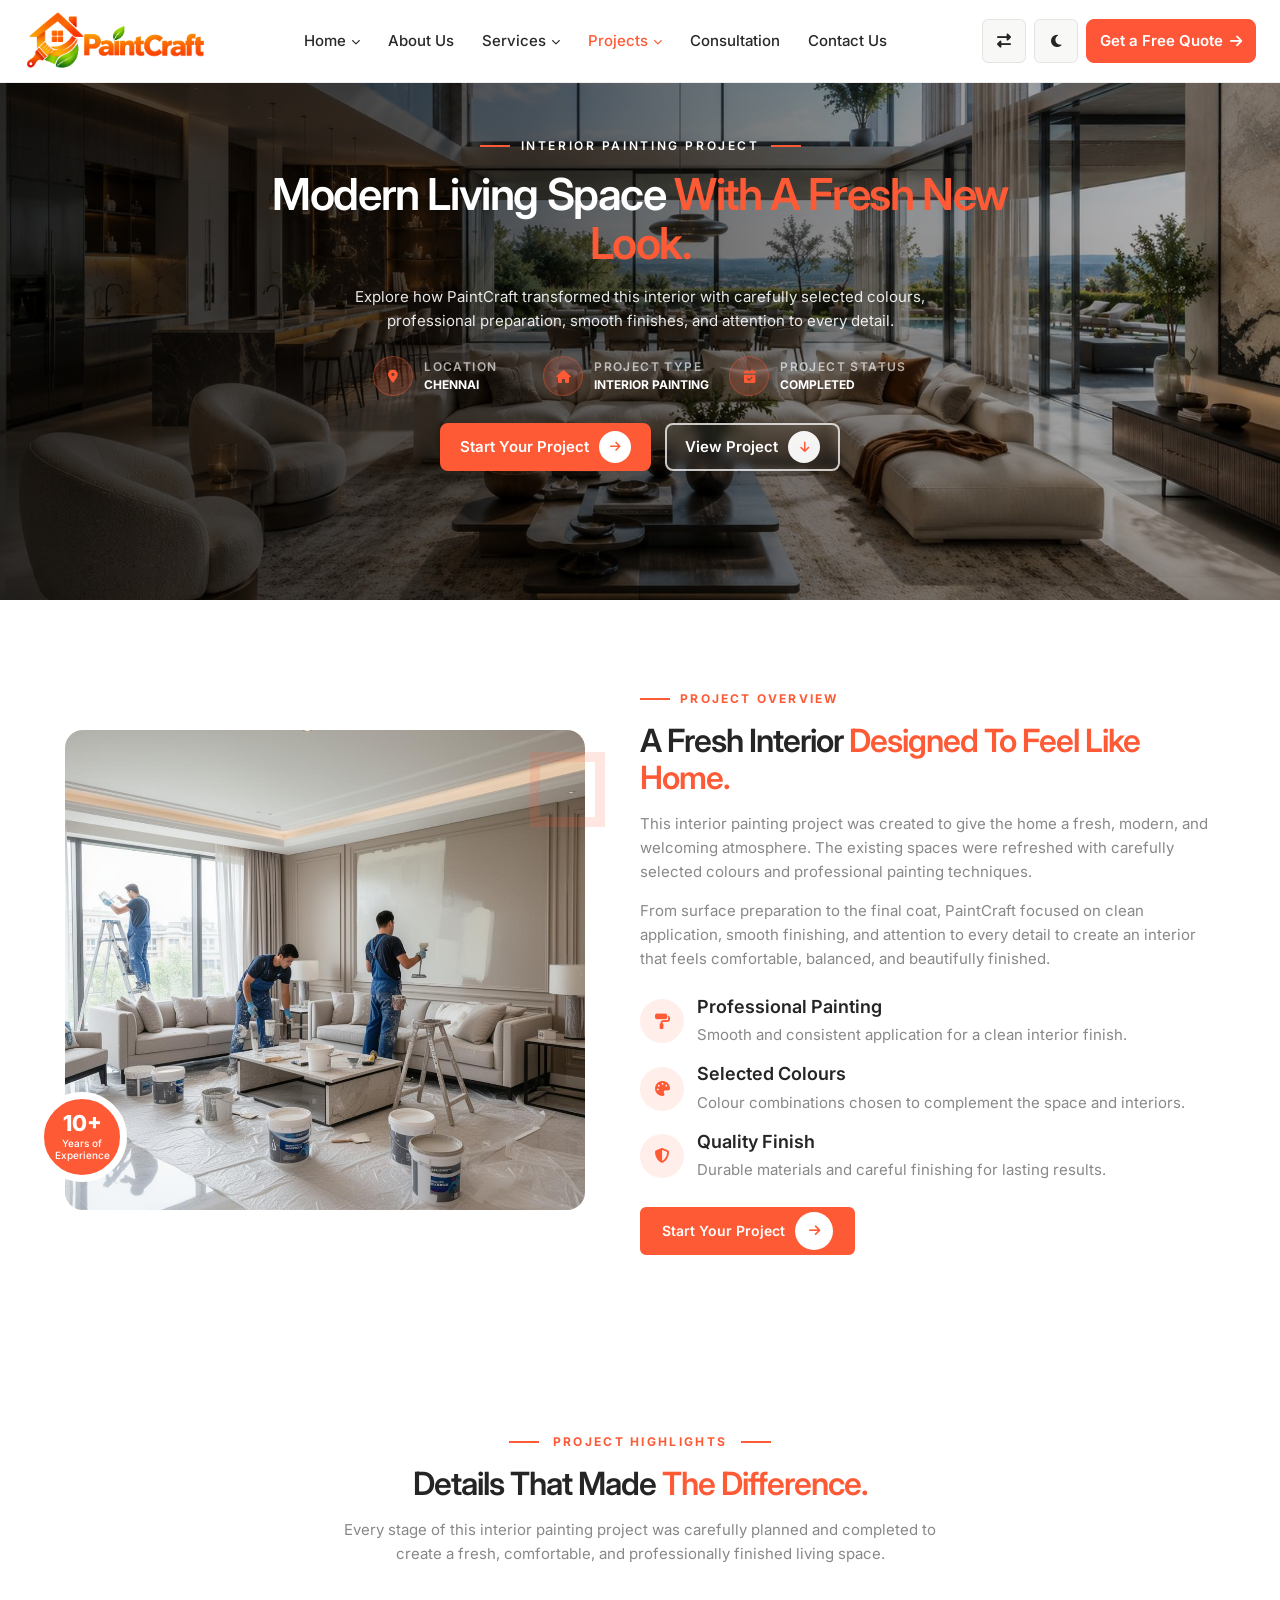
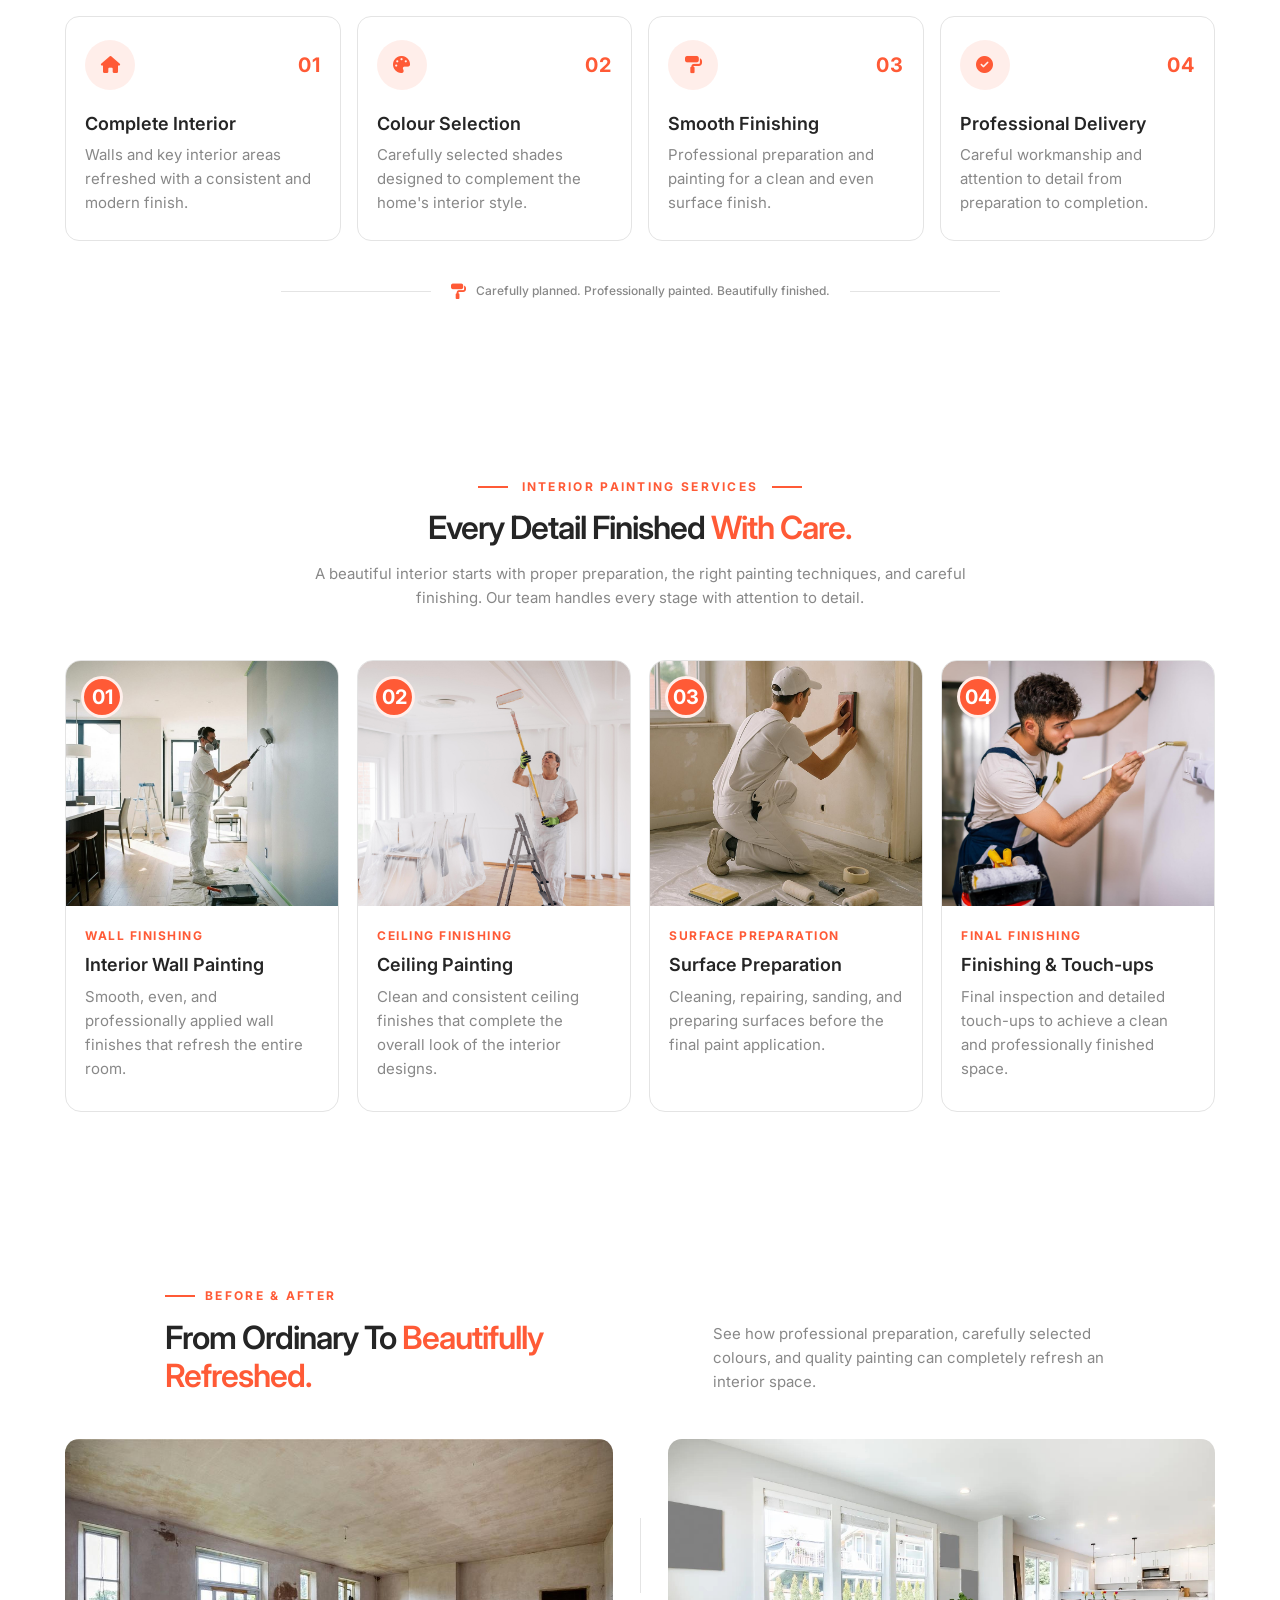
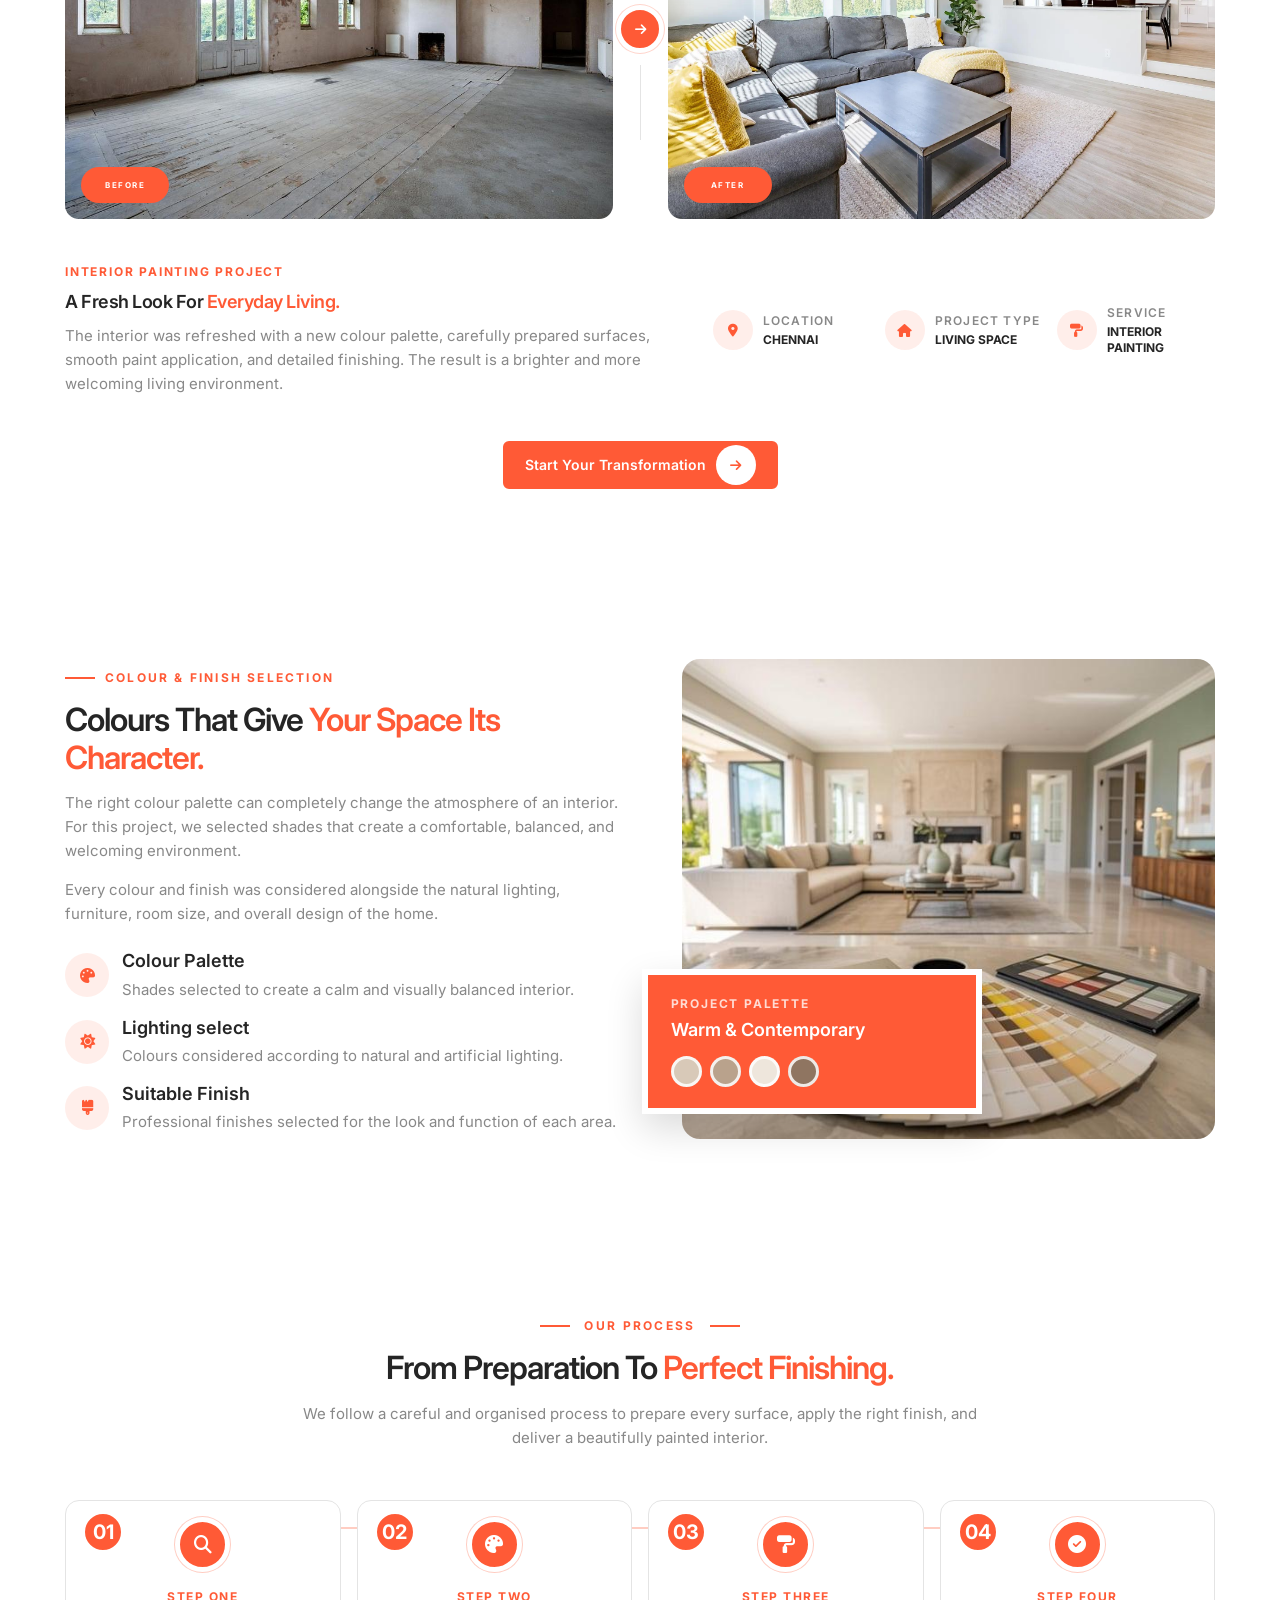
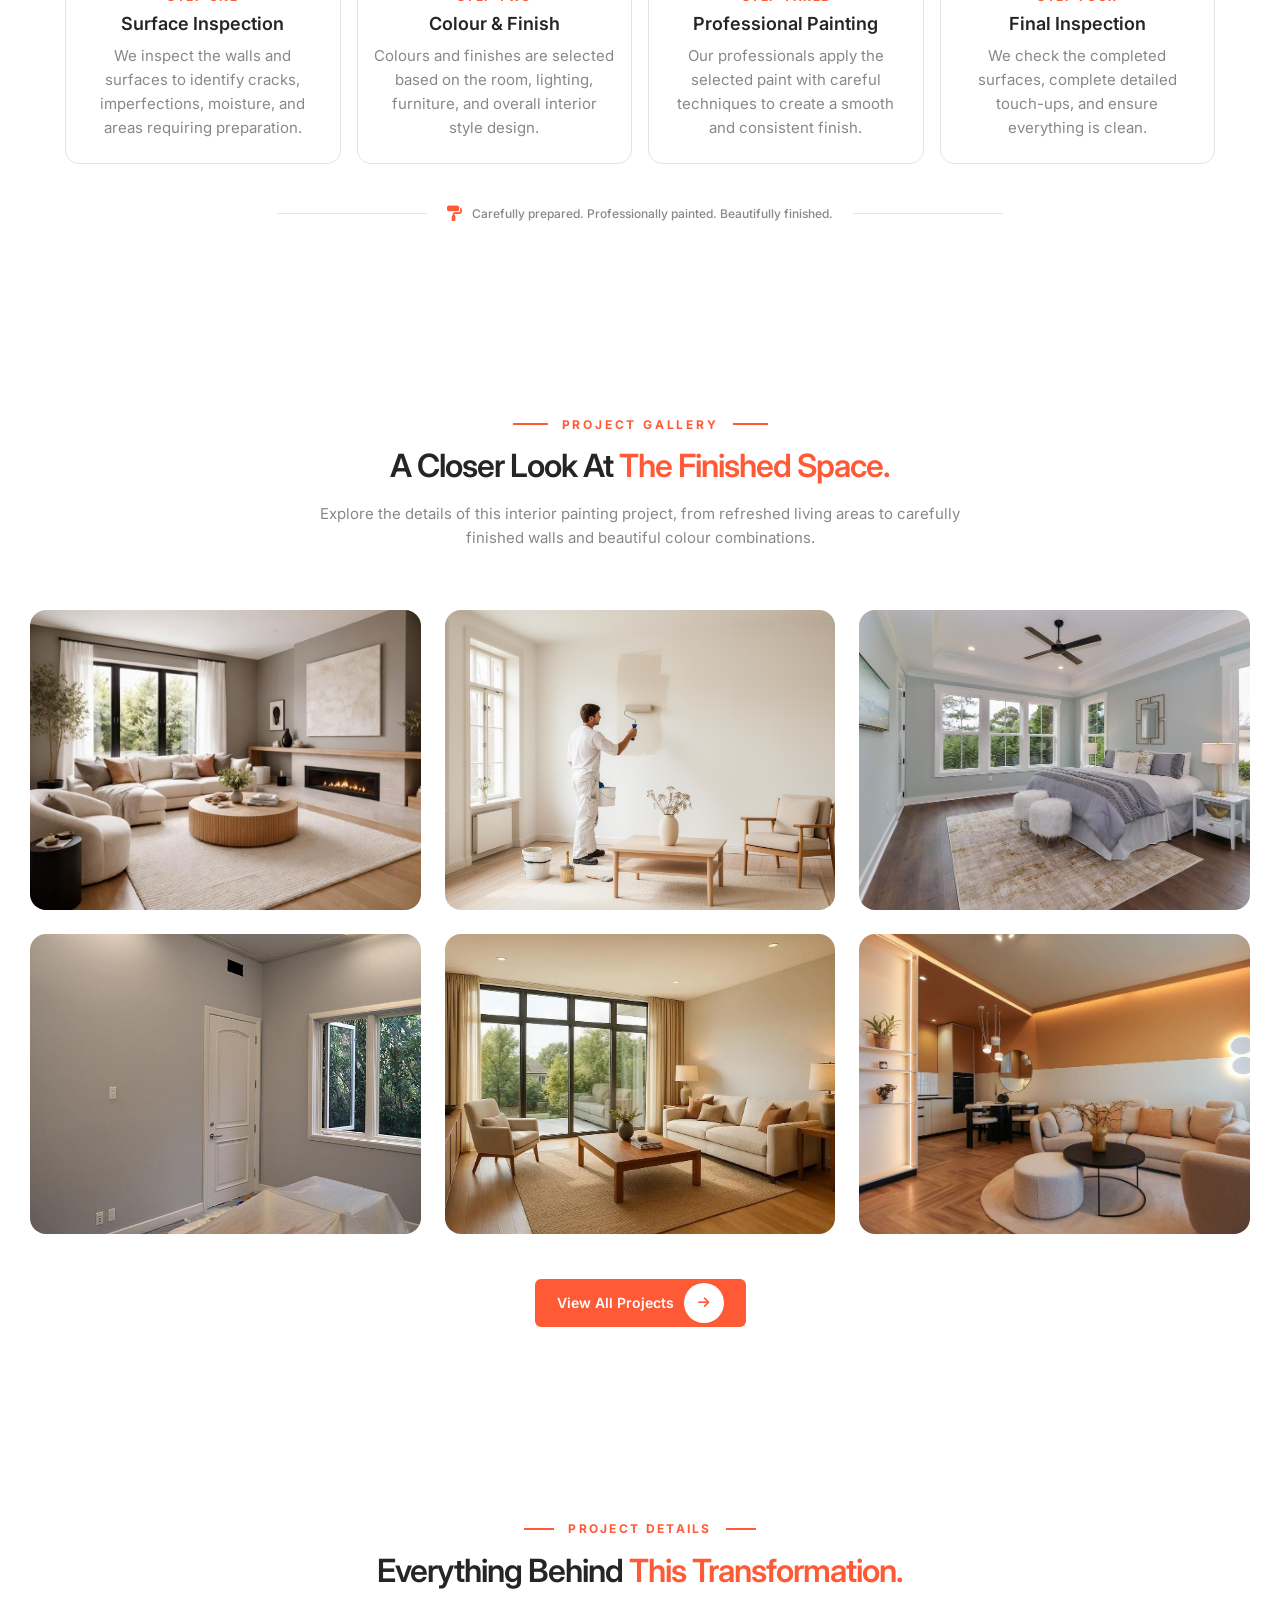
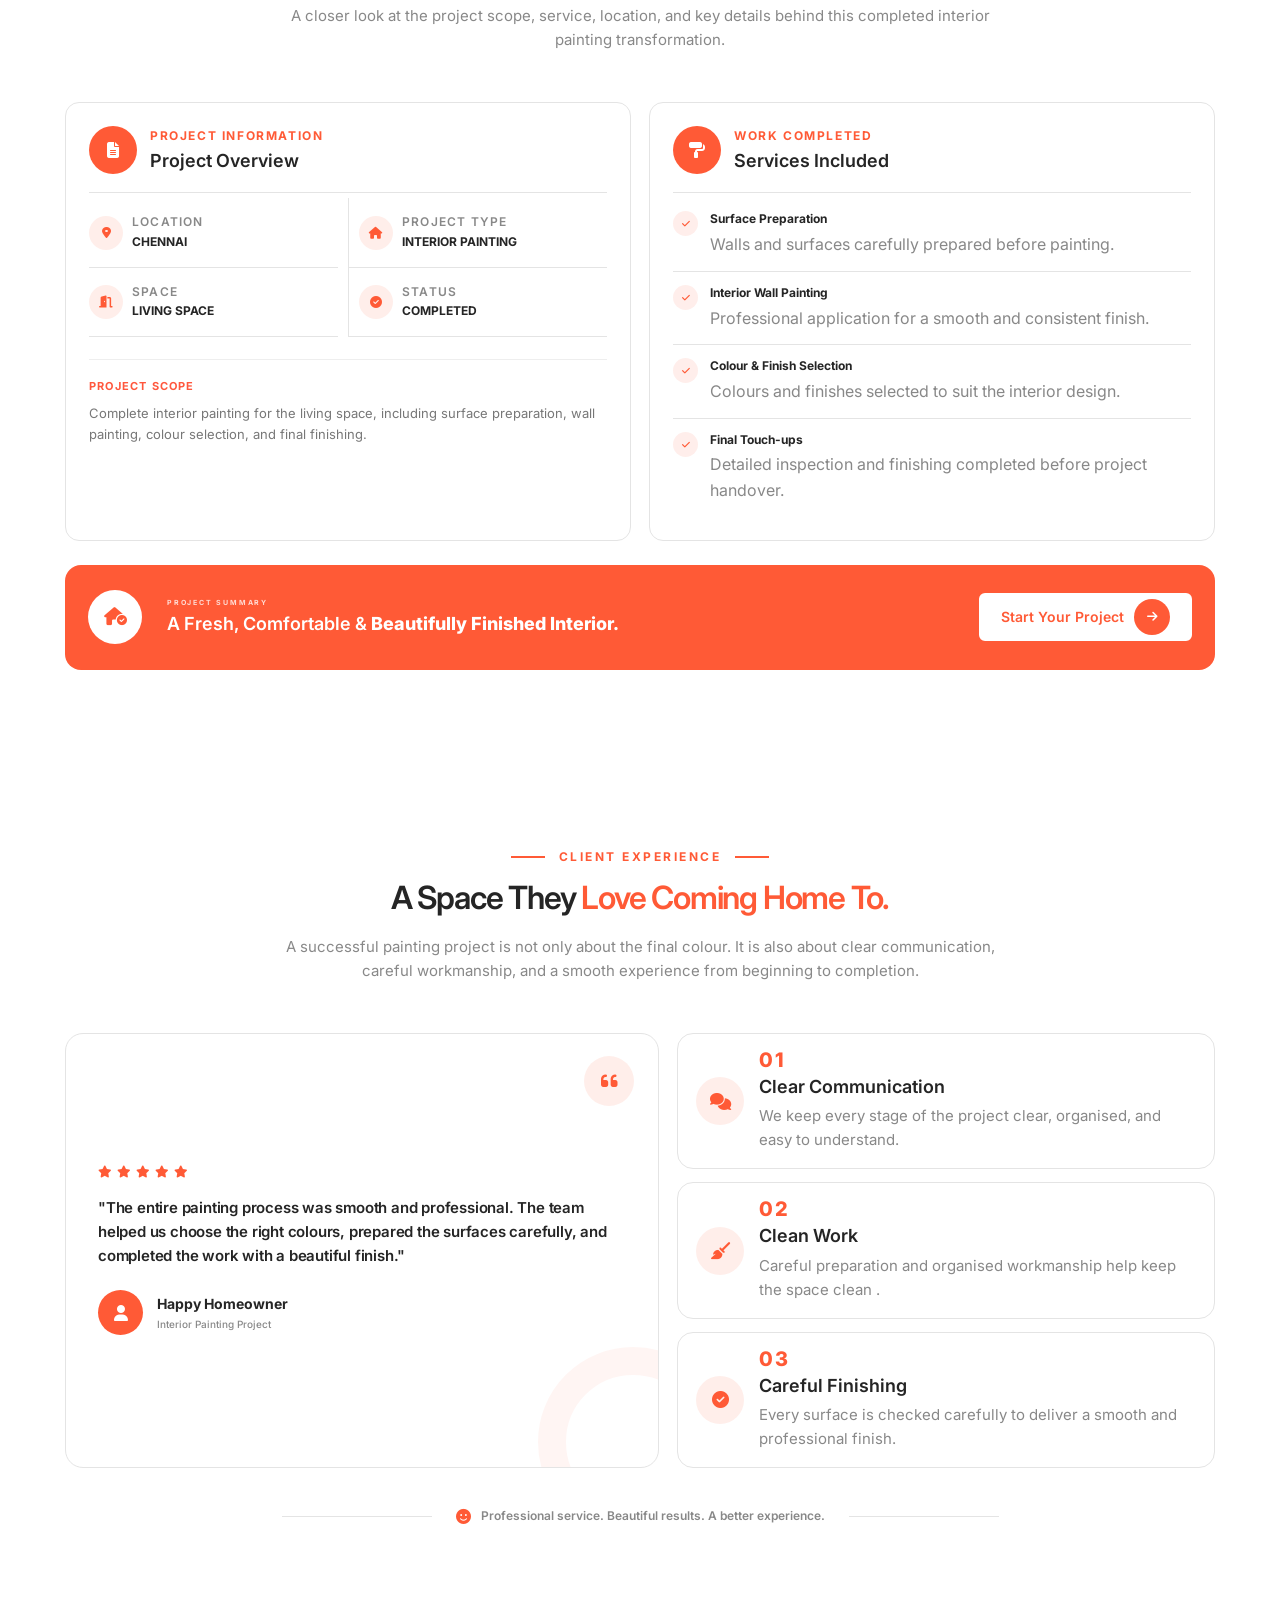
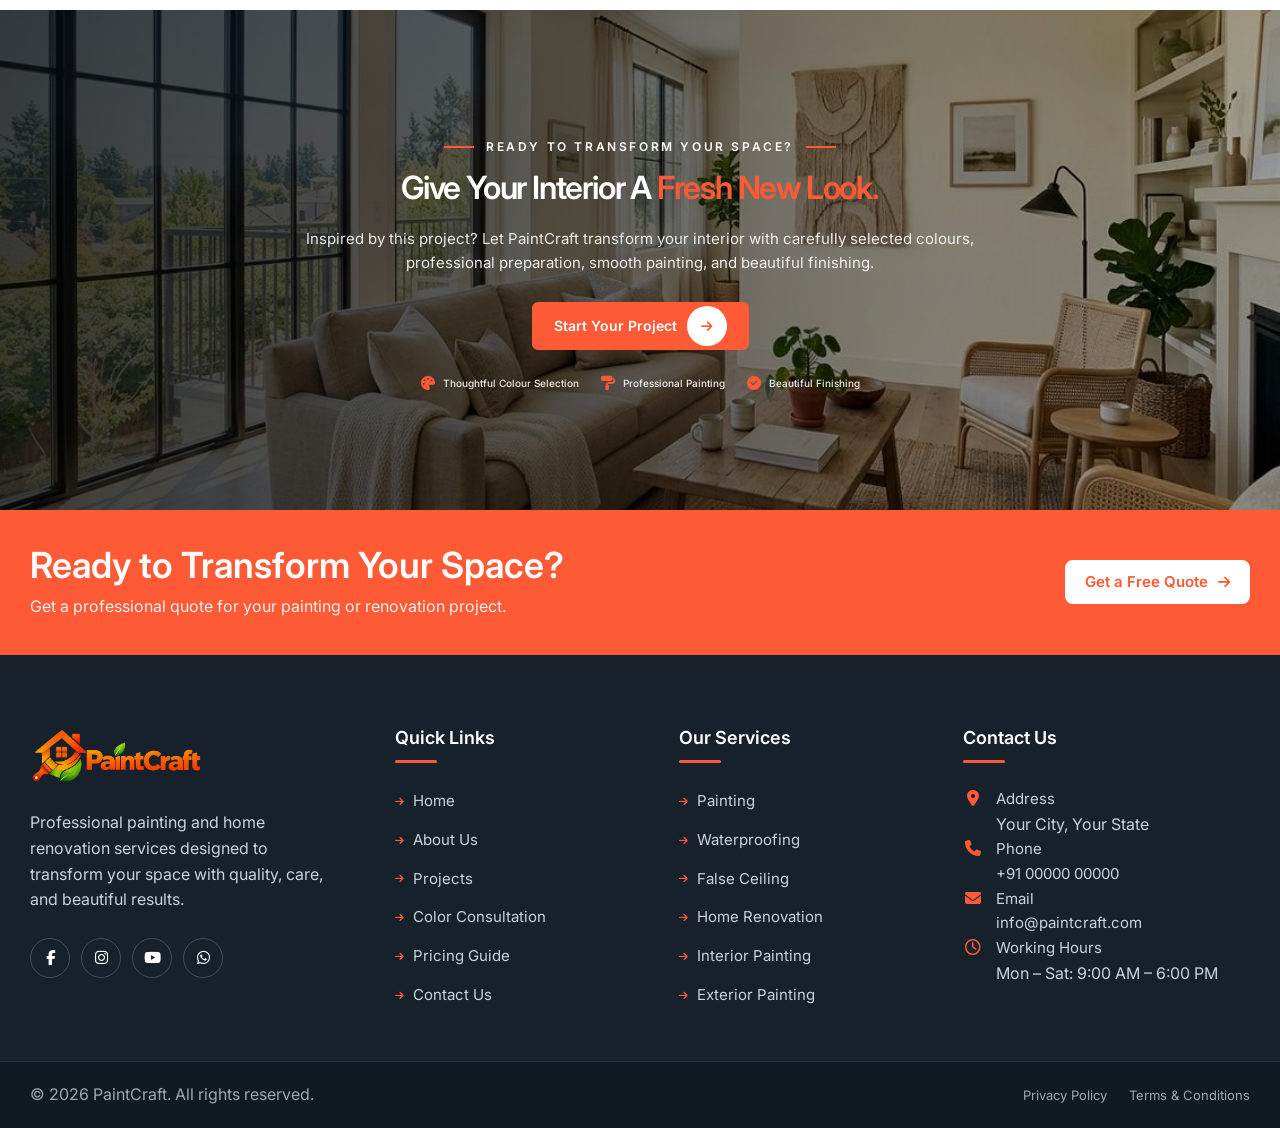
<file: interior-projects.html>
<!DOCTYPE html>
<html lang="en" dir="ltr">

<head>

    <!-- =========================================================
         META
    ========================================================== -->

    <meta charset="UTF-8">

    <meta
        name="viewport"
        content="width=device-width, initial-scale=1.0"
    >

    <meta
        name="description"
        content="PaintCraft - Professional Painting & Home Renovation Services"
    >

    <meta
        name="keywords"
        content="painting, home renovation, interior painting, exterior painting, waterproofing"
    >

    <meta
        name="author"
        content="PaintCraft"
    >

    <title>PaintCraft | Painting & Renovation</title>
<link
    rel="icon"
    type="image/png"
    href="images/logo.png"
>

    <!-- =========================================================
         GOOGLE FONT
         Inter - Used Consistently Throughout Website
    ========================================================== -->

    <link
        rel="preconnect"
        href="https://fonts.googleapis.com"
    >

    <link
        rel="preconnect"
        href="https://fonts.gstatic.com"
        crossorigin
    >

    <link
        href="https://fonts.googleapis.com/css2?family=Inter:wght@400;500;600;700;800&display=swap"
        rel="stylesheet"
    >


    <!-- =========================================================
         FONT AWESOME
    ========================================================== -->

    <link
        rel="stylesheet"
        href="https://cdnjs.cloudflare.com/ajax/libs/font-awesome/6.5.2/css/all.min.css"
    >


    <!-- =========================================================
         MAIN CSS
    ========================================================== -->

    <link
        rel="stylesheet"
        href="css/style.css"
    >


    <!-- =========================================================
         RESPONSIVE CSS
    ========================================================== -->

    <link
        rel="stylesheet"
        href="css/responsive.css"
    >

</head>


<body>

    <!-- =========================================================
         SITE HEADER
    ========================================================== -->

    <header class="site-header">


        <!-- =====================================================
             HEADER CONTAINER
        ====================================================== -->

        <div class="header-container">


            <!-- =================================================
                 LOGO
            ================================================== -->

            <a
                href="index.html"
                class="site-logo"
                aria-label="PaintCraft Home"
            >

                <img
                    src="images/logo.png"
                    alt="PaintCraft"
                    class="logo-image"
                >

            </a>


            <!-- =================================================
                 DESKTOP NAVIGATION
            ================================================== -->

            <nav
                class="desktop-navigation"
                aria-label="Main Navigation"
            >

                <ul class="nav-menu">


                    <!-- =========================================
                         HOME
                    ========================================== -->

                    <li class="nav-item has-dropdown">

                        <button
                            type="button"
                            class="nav-link dropdown-toggle"
                            aria-expanded="false"
                        >

                            <span>Home</span>

                            <i class="fa-solid fa-chevron-down"></i>

                        </button>


                        <ul class="dropdown-menu">

                            <li>
                                <a href="index.html">
                                    Home 1
                                </a>
                            </li>

                            <li>
                                <a href="home-2.html">
                                    Home 2
                                </a>
                            </li>

                        </ul>

                    </li>


                    <!-- =========================================
                         ABOUT US
                    ========================================== -->

                    <li class="nav-item">

                        <a
                            href="about.html"
                            class="nav-link"
                        >
                            About Us
                        </a>

                    </li>


                    <!-- =========================================
                         SERVICES
                    ========================================== -->

                    <li class="nav-item has-dropdown">

                        <button
                            type="button"
                            class="nav-link dropdown-toggle"
                            aria-expanded="false"
                        >

                            <span>Services</span>

                            <i class="fa-solid fa-chevron-down"></i>

                        </button>


                        <ul class="dropdown-menu">

                            <li>
                                <a href="painting.html">
                                    Painting
                                </a>
                            </li>

                            <li>
                                <a href="waterproofing.html">
                                    Waterproofing
                                </a>
                            </li>

                            <li>
                                <a href="false-ceiling.html">
                                    False Ceiling
                                </a>
                            </li>

                            <li>
                                <a href="home-renovation.html">
                                    Home Renovation
                                </a>
                            </li>

                        </ul>

                    </li>


                    <!-- =========================================
                         PROJECTS
                    ========================================== -->

                    <li class="nav-item has-dropdown">

                        <button
                            type="button"
                            class="nav-link dropdown-toggle active"
                            aria-expanded="false"
                        >

                            <span>Projects</span>

                            <i class="fa-solid fa-chevron-down"></i>

                        </button>


                        <ul class="dropdown-menu">

                            

                            <li>
                                <a href="interior-projects.html"class="active">
                                    Interior Projects
                                </a>
                            </li>

                            <li>
                                <a href="exterior-projects.html">
                                    Exterior Projects
                                </a>
                            </li>

                           

                           

                        </ul>

                    </li>


                    <!-- =========================================
                         COLOR CONSULTATION
                    ========================================== -->

                    <li class="nav-item">

                        <a
                            href="consultation.html"
                            class="nav-link"
                        >
                            Consultation
                        </a>

                    </li>


                    


                    <!-- =========================================
                         CONTACT US
                    ========================================== -->

                    <li class="nav-item">

                        <a
                            href="contact.html"
                            class="nav-link"
                        >
                            Contact Us
                        </a>

                    </li>

                </ul>

            </nav>


            <!-- =================================================
                 DESKTOP HEADER ACTIONS

                 IMPORTANT:
                 These buttons are ONLY for desktop.
            ================================================== -->

            <div class="desktop-header-actions">


                <!-- =============================================
                     RTL TOGGLE
                ============================================== -->

                <button
                    type="button"
                    class="header-action-btn rtl-btn"
                    id="rtlToggle"
                    aria-label="Switch to RTL"
                    aria-pressed="false"
                >

                    <i class="fa-solid fa-right-left"></i>

                </button>


                <!-- =============================================
                     DARK MODE TOGGLE
                ============================================== -->

                <button
                    type="button"
                    class="header-action-btn dark-mode-btn"
                    id="darkModeToggle"
                    aria-label="Toggle dark mode"
                    aria-pressed="false"
                >

                    <i class="fa-solid fa-moon"></i>

                </button>


                


                <!-- =============================================
                     GET A FREE QUOTE
                ============================================== -->

                <a
    href="get a quote.html"
    class="primary-btn header-quote-btn"
>
    <span>Get a Free Quote</span>
    <i class="fa-solid fa-arrow-right"></i>
</a>

            </div>


            <!-- =================================================
                 HAMBURGER BUTTON

                 MOBILE
                 IPAD MINI
                 IPAD PRO
            ================================================== -->

            <button
                type="button"
                class="hamburger-button"
                id="hamburgerButton"
                aria-label="Open menu"
                aria-expanded="false"
                aria-controls="mobileNavigation"
            >

                <span class="hamburger-line"></span>

                <span class="hamburger-line"></span>

                <span class="hamburger-line"></span>

            </button>


        </div>


        <!-- =====================================================
             MOBILE / TABLET NAVIGATION

             ALL MENUS + ALL BUTTONS ARE INSIDE
             THE HAMBURGER MENU
        ====================================================== -->

        <div
            class="mobile-navigation"
            id="mobileNavigation"
            aria-hidden="true"
        >

            <div class="mobile-navigation-inner">


                <!-- =================================================
                     MOBILE MENU HEADER
                ================================================== -->

                <div class="mobile-menu-header">

                    <span class="mobile-menu-title">
                        Menu
                    </span>


                    <button
                        type="button"
                        class="mobile-menu-close"
                        id="mobileMenuClose"
                        aria-label="Close menu"
                    >

                        <i class="fa-solid fa-xmark"></i>

                    </button>

                </div>


                <!-- =================================================
                     MOBILE NAVIGATION
                ================================================== -->

                <nav
                    class="mobile-menu"
                    aria-label="Mobile Navigation"
                >

                    <ul class="mobile-nav-list">


                        <!-- =========================================
                             HOME
                        ========================================== -->

                        <li class="mobile-nav-item has-mobile-dropdown">

                            <button
                                type="button"
                                class="mobile-nav-link mobile-dropdown-toggle"
                                aria-expanded="false"
                            >

                                <span>
                                    Home
                                </span>

                                <i class="fa-solid fa-chevron-down"></i>

                            </button>


                            <ul class="mobile-dropdown-menu">

                                <li>
                                    <a href="index.html">
                                        Home 1
                                    </a>
                                </li>

                                <li>
                                    <a href="home-2.html">
                                        Home 2
                                    </a>
                                </li>

                            </ul>

                        </li>


                        <!-- =========================================
                             ABOUT US
                        ========================================== -->

                        <li class="mobile-nav-item">

                            <a
                                href="about.html"
                                class="mobile-nav-link"
                            >
                                About Us
                            </a>

                        </li>


                        <!-- =========================================
                             SERVICES
                        ========================================== -->

                        <li class="mobile-nav-item has-mobile-dropdown">

                            <button
                                type="button"
                                class="mobile-nav-link mobile-dropdown-toggle"
                                aria-expanded="false"
                            >

                                <span>
                                    Services
                                </span>

                                <i class="fa-solid fa-chevron-down"></i>

                            </button>


                            <ul class="mobile-dropdown-menu">

                                <li>
                                    <a href="painting.html">
                                        Painting
                                    </a>
                                </li>

                                <li>
                                    <a href="waterproofing.html">
                                        Waterproofing
                                    </a>
                                </li>

                                <li>
                                    <a href="false-ceiling.html">
                                        False Ceiling
                                    </a>
                                </li>

                                <li>
                                    <a href="home-renovation.html">
                                        Home Renovation
                                    </a>
                                </li>

                            </ul>

                        </li>


                        <!-- =========================================
                             PROJECTS
                        ========================================== -->

                        <li class="mobile-nav-item has-mobile-dropdown">

                            <button
                                type="button"
                                class="mobile-nav-link mobile-dropdown-toggle active"
                                aria-expanded="false"
                            >

                                <span>
                                    Projects
                                </span>

                                <i class="fa-solid fa-chevron-down"></i>

                            </button>


                            <ul class="mobile-dropdown-menu">

                                

                                <li>
                                    <a href="interior-projects.html"class="active">
                                        Interior Projects
                                    </a>
                                </li>

                                <li>
                                    <a href="exterior-projects.html">
                                        Exterior Projects
                                    </a>
                                </li>

                                

                                

                            </ul>

                        </li>


                        <!-- =========================================
                             COLOR CONSULTATION
                        ========================================== -->

                        <li class="mobile-nav-item">

                            <a
                                href="consultation.html"
                                class="mobile-nav-link"
                            >
                                Consultation
                            </a>

                        </li>


                        


                        <!-- =========================================
                             CONTACT US
                        ========================================== -->

                        <li class="mobile-nav-item">

                            <a
                                href="contact.html"
                                class="mobile-nav-link"
                            >
                                Contact Us
                            </a>

                        </li>


                    </ul>

                </nav>


                <!-- =================================================
                     MOBILE HEADER ACTIONS

                     THESE ARE INSIDE THE HAMBURGER DRAWER

                     RTL
                     DARK MODE
                     LOGIN
                     GET A FREE QUOTE
                ================================================== -->

                <div class="mobile-header-actions">


                    <!-- =============================================
                         RTL TOGGLE
                    ============================================== -->

                    <button
                        type="button"
                        class="mobile-action-btn rtl-btn"
                        id="mobileRtlToggle"
                        aria-label="Switch to RTL"
                        aria-pressed="false"
                    >

                        <i class="fa-solid fa-right-left"></i>

                    </button>


                    <!-- =============================================
                         DARK MODE TOGGLE
                    ============================================== -->

                    <button
                        type="button"
                        class="mobile-action-btn dark-mode-btn"
                        id="mobileDarkModeToggle"
                        aria-label="Toggle dark mode"
                        aria-pressed="false"
                    >

                        <i class="fa-solid fa-moon"></i>

                    </button>


                    


                    <!-- =============================================
                         GET A FREE QUOTE
                    ============================================== -->

                    <!-- =================================================
     GET A FREE QUOTE — MOBILE PRIMARY CTA
================================================== -->

<a
    href="get a quote.html"
    class="primary-btn mobile-quote-btn"
>
    <span>
        Get a Free Quote
    </span>

    <i class="fa-solid fa-arrow-right"></i>
</a>


                </div>


            </div>

        </div>


    </header>


    <!-- =========================================================
         MAIN CONTENT
    ========================================================== -->

    <main id="main-content">
<!-- =========================================================
     PAINTCRAFT
     INTERIOR PAINTING PROJECT PAGE
     SECTION 01 - INTERIOR PROJECT HERO
     PART 1 - HTML
========================================================= -->

<section
    class="interior-project-hero"
    id="interiorProjectHero"
>

    <!-- Background -->
    <div
        class="interior-project-hero-background"
        aria-hidden="true"
    >
        <img
            src="images/interior-project-hero.jpg"
            alt=""
            class="interior-project-hero-background-image"
        >
    </div>

    <!-- Overlay -->
    <div
        class="interior-project-hero-overlay"
        aria-hidden="true"
    ></div>


    <!-- Content -->
    <div class="interior-project-hero-container">

        <div class="interior-project-hero-content">

            <span class="interior-project-hero-eyebrow">
                INTERIOR PAINTING PROJECT
            </span>

            <h1 class="interior-project-hero-title">
                Modern Living Space
                <span>With A Fresh New Look.</span>
            </h1>

            <p class="interior-project-hero-description">
                Explore how PaintCraft transformed this interior
                with carefully selected colours, professional
                preparation, smooth finishes, and attention to
                every detail.
            </p>


            <div class="interior-project-hero-project-info">

                <div class="interior-project-hero-info-item">

                    <span class="interior-project-hero-info-icon">
                        <i class="fa-solid fa-location-dot"></i>
                    </span>

                    <div class="interior-project-hero-info-content">
                        <span>LOCATION</span>
                        <strong>CHENNAI</strong>
                    </div>

                </div>


                <div class="interior-project-hero-info-item">

                    <span class="interior-project-hero-info-icon">
                        <i class="fa-solid fa-house"></i>
                    </span>

                    <div class="interior-project-hero-info-content">
                        <span>PROJECT TYPE</span>
                        <strong>INTERIOR PAINTING</strong>
                    </div>

                </div>


                <div class="interior-project-hero-info-item">

                    <span class="interior-project-hero-info-icon">
                        <i class="fa-solid fa-calendar-check"></i>
                    </span>

                    <div class="interior-project-hero-info-content">
                        <span>PROJECT STATUS</span>
                        <strong>COMPLETED</strong>
                    </div>

                </div>

            </div>


            <div class="interior-project-hero-actions">

                <a
                    href="get-a-quote.html"
                    class="interior-project-hero-primary-button"
                >
                    <span>Start Your Project</span>
                    <i class="fa-solid fa-arrow-right"></i>
                </a>

                <a
                    href="#interiorProjectIntroduction"
                    class="interior-project-hero-secondary-button"
                >
                    <span>View Project</span>
                    <i class="fa-solid fa-arrow-down"></i>
                </a>

            </div>

        </div>

    </div>

</section>
<!-- =========================================================
     PAINTCRAFT
     INTERIOR PAINTING PROJECT PAGE
     SECTION 02 - PROJECT INTRODUCTION
     PART 1 - HTML
========================================================= -->

<section
    class="interior-project-intro-section"
    id="interiorProjectIntroduction"
>

    <div class="interior-project-intro-container">

        <!-- =================================================
             LEFT - PROJECT VISUAL
        ================================================== -->

        <div class="interior-project-intro-visual">

            <div class="interior-project-intro-image-wrapper">

                <img
                    src="images/interior-project-intro.jpg"
                    alt="PaintCraft modern living room interior painting project"
                    class="interior-project-intro-image"
                    loading="lazy"
                >

            </div>


            <!-- Experience Badge -->

            <div class="interior-project-intro-badge">

                <strong>10+</strong>

                <span>
                    Years of<br>
                    Experience
                </span>

            </div>


            <!-- Decorative Element -->

            <div
                class="interior-project-intro-decoration"
                aria-hidden="true"
            ></div>

        </div>


        <!-- =================================================
             RIGHT - PROJECT CONTENT
        ================================================== -->

        <div class="interior-project-intro-content">

            <span class="interior-project-intro-eyebrow">
                PROJECT OVERVIEW
            </span>


            <h2 class="interior-project-intro-title">
                A Fresh Interior
                <span>Designed To Feel Like Home.</span>
            </h2>


            <p class="interior-project-intro-description">
                This interior painting project was created to
                give the home a fresh, modern, and welcoming
                atmosphere. The existing spaces were refreshed
                with carefully selected colours and professional
                painting techniques.
            </p>


            <p class="interior-project-intro-description">
                From surface preparation to the final coat,
                PaintCraft focused on clean application,
                smooth finishing, and attention to every detail
                to create an interior that feels comfortable,
                balanced, and beautifully finished.
            </p>


            <!-- =================================================
                 PROJECT HIGHLIGHTS
            ================================================== -->

            <div class="interior-project-intro-features">


                <!-- Feature 01 -->

                <div class="interior-project-intro-feature">

                    <span class="interior-project-intro-feature-icon">
                        <i class="fa-solid fa-paint-roller"></i>
                    </span>

                    <div class="interior-project-intro-feature-content">

                        <h3>
                            Professional Painting
                        </h3>

                        <p>
                            Smooth and consistent application
                            for a clean interior finish.
                        </p>

                    </div>

                </div>


                <!-- Feature 02 -->

                <div class="interior-project-intro-feature">

                    <span class="interior-project-intro-feature-icon">
                        <i class="fa-solid fa-palette"></i>
                    </span>

                    <div class="interior-project-intro-feature-content">

                        <h3>
                            Selected Colours
                        </h3>

                        <p>
                            Colour combinations chosen to
                            complement the space and interiors.
                        </p>

                    </div>

                </div>


                <!-- Feature 03 -->

                <div class="interior-project-intro-feature">

                    <span class="interior-project-intro-feature-icon">
                        <i class="fa-solid fa-shield-halved"></i>
                    </span>

                    <div class="interior-project-intro-feature-content">

                        <h3>
                            Quality Finish
                        </h3>

                        <p>
                            Durable materials and careful
                            finishing for lasting results.
                        </p>

                    </div>

                </div>


            </div>


            <!-- Button -->

            <div class="interior-project-intro-action">

                <a
                    href="get-a-quote.html"
                    class="interior-project-intro-button"
                >
                    <span>
                        Start Your Project
                    </span>

                    <i class="fa-solid fa-arrow-right"></i>

                </a>

            </div>

        </div>

    </div>

</section>
<!-- =========================================================
     PAINTCRAFT
     INTERIOR PAINTING PROJECT PAGE
     SECTION 03 - PROJECT HIGHLIGHTS
     PART 1 - HTML
========================================================= -->

<section
    class="interior-project-highlights-section"
    id="interiorProjectHighlights"
>

    <div class="interior-project-highlights-container">

        <!-- =================================================
             HEADER
        ================================================== -->

        <div class="interior-project-highlights-header">

            <span class="interior-project-highlights-eyebrow">
                PROJECT HIGHLIGHTS
            </span>

            <h2 class="interior-project-highlights-title">
                Details That Made
                <span>The Difference.</span>
            </h2>

            <p class="interior-project-highlights-intro">
                Every stage of this interior painting project
                was carefully planned and completed to create
                a fresh, comfortable, and professionally finished
                living space.
            </p>

        </div>


        <!-- =================================================
             HIGHLIGHTS
        ================================================== -->

        <div class="interior-project-highlights-grid">


            <!-- Highlight 01 -->

            <article class="interior-project-highlight-card">

                <div class="interior-project-highlight-top">

                    <span class="interior-project-highlight-icon">
                        <i class="fa-solid fa-house"></i>
                    </span>

                    <span class="interior-project-highlight-number">
                        01
                    </span>

                </div>

                <div class="interior-project-highlight-content">

                    <h3>
                        Complete Interior
                    </h3>

                    <p>
                        Walls and key interior areas refreshed
                        with a consistent and modern finish.
                    </p>

                </div>

            </article>


            <!-- Highlight 02 -->

            <article class="interior-project-highlight-card">

                <div class="interior-project-highlight-top">

                    <span class="interior-project-highlight-icon">
                        <i class="fa-solid fa-palette"></i>
                    </span>

                    <span class="interior-project-highlight-number">
                        02
                    </span>

                </div>

                <div class="interior-project-highlight-content">

                    <h3>
                        Colour Selection
                    </h3>

                    <p>
                        Carefully selected shades designed to
                        complement the home's interior style.
                    </p>

                </div>

            </article>


            <!-- Highlight 03 -->

            <article class="interior-project-highlight-card">

                <div class="interior-project-highlight-top">

                    <span class="interior-project-highlight-icon">
                        <i class="fa-solid fa-paint-roller"></i>
                    </span>

                    <span class="interior-project-highlight-number">
                        03
                    </span>

                </div>

                <div class="interior-project-highlight-content">

                    <h3>
                        Smooth Finishing
                    </h3>

                    <p>
                        Professional preparation and painting
                        for a clean and even surface finish.
                    </p>

                </div>

            </article>


            <!-- Highlight 04 -->

            <article class="interior-project-highlight-card">

                <div class="interior-project-highlight-top">

                    <span class="interior-project-highlight-icon">
                        <i class="fa-solid fa-circle-check"></i>
                    </span>

                    <span class="interior-project-highlight-number">
                        04
                    </span>

                </div>

                <div class="interior-project-highlight-content">

                    <h3>
                        Professional Delivery
                    </h3>

                    <p>
                        Careful workmanship and attention to
                        detail from preparation to completion.
                    </p>

                </div>

            </article>


        </div>


        <!-- =================================================
             BOTTOM MESSAGE
        ================================================== -->

        <div class="interior-project-highlights-bottom">

            <span class="interior-project-highlights-bottom-line"></span>

            <div class="interior-project-highlights-bottom-content">

                <i class="fa-solid fa-paint-roller"></i>

                <span>
                    Carefully planned. Professionally painted.
                    Beautifully finished.
                </span>

            </div>

            <span class="interior-project-highlights-bottom-line"></span>

        </div>

    </div>

</section>
<!-- =========================================================
     PAINTCRAFT
     INTERIOR PAINTING PROJECT PAGE
     SECTION 04 - INTERIOR PAINTING SERVICES
     PART 1 - HTML
========================================================= -->

<section
    class="interior-project-services-section"
    id="interiorProjectServices"
>

    <div class="interior-project-services-container">

        <!-- =================================================
             HEADER
        ================================================== -->

        <div class="interior-project-services-header">

            <span class="interior-project-services-eyebrow">
                INTERIOR PAINTING SERVICES
            </span>

            <h2 class="interior-project-services-title">
                Every Detail Finished
                <span>With Care.</span>
            </h2>

            <p class="interior-project-services-intro">
                A beautiful interior starts with proper preparation,
                the right painting techniques, and careful finishing.
                Our team handles every stage with attention to detail.
            </p>

        </div>


        <!-- =================================================
             SERVICES GRID
        ================================================== -->

        <div class="interior-project-services-grid">


            <!-- SERVICE 01 -->

            <article class="interior-project-service-card">

                <div class="interior-project-service-image-wrapper">

                    <img
                        src="images/interior-service-wall.jpg"
                        alt="Interior wall painting service"
                        class="interior-project-service-image"
                        loading="lazy"
                    >

                    <span class="interior-project-service-number">
                        01
                    </span>

                    <div
                        class="interior-project-service-overlay"
                        aria-hidden="true"
                    ></div>

                    <span class="interior-project-service-icon">
                        <i class="fa-solid fa-paint-roller"></i>
                    </span>

                </div>

                <div class="interior-project-service-content">

                    <span class="interior-project-service-category">
                        WALL FINISHING
                    </span>

                    <h3>
                        Interior Wall Painting
                    </h3>

                    <p>
                        Smooth, even, and professionally applied
                        wall finishes that refresh the entire room.
                    </p>

                </div>

            </article>


            <!-- SERVICE 02 -->

            <article class="interior-project-service-card">

                <div class="interior-project-service-image-wrapper">

                    <img
                        src="images/interior-service-ceiling.jpg"
                        alt="Interior ceiling painting service"
                        class="interior-project-service-image"
                        loading="lazy"
                    >

                    <span class="interior-project-service-number">
                        02
                    </span>

                    <div
                        class="interior-project-service-overlay"
                        aria-hidden="true"
                    ></div>

                    <span class="interior-project-service-icon">
                        <i class="fa-solid fa-layer-group"></i>
                    </span>

                </div>

                <div class="interior-project-service-content">

                    <span class="interior-project-service-category">
                        CEILING FINISHING
                    </span>

                    <h3>
                        Ceiling Painting
                    </h3>

                    <p>
                        Clean and consistent ceiling finishes that
                        complete the overall look of the interior designs.
                    </p>

                </div>

            </article>


            <!-- SERVICE 03 -->

            <article class="interior-project-service-card">

                <div class="interior-project-service-image-wrapper">

                    <img
                        src="images/interior-service-preparation.jpg"
                        alt="Interior wall surface preparation"
                        class="interior-project-service-image"
                        loading="lazy"
                    >

                    <span class="interior-project-service-number">
                        03
                    </span>

                    <div
                        class="interior-project-service-overlay"
                        aria-hidden="true"
                    ></div>

                    <span class="interior-project-service-icon">
                        <i class="fa-solid fa-screwdriver-wrench"></i>
                    </span>

                </div>

                <div class="interior-project-service-content">

                    <span class="interior-project-service-category">
                        SURFACE PREPARATION
                    </span>

                    <h3>
                        Surface Preparation
                    </h3>

                    <p>
                        Cleaning, repairing, sanding, and preparing
                        surfaces before the final paint application.
                    </p>

                </div>

            </article>


            <!-- SERVICE 04 -->

            <article class="interior-project-service-card">

                <div class="interior-project-service-image-wrapper">

                    <img
                        src="images/interior-service-finishing.jpg"
                        alt="Professional interior painting finishing"
                        class="interior-project-service-image"
                        loading="lazy"
                    >

                    <span class="interior-project-service-number">
                        04
                    </span>

                    <div
                        class="interior-project-service-overlay"
                        aria-hidden="true"
                    ></div>

                    <span class="interior-project-service-icon">
                        <i class="fa-solid fa-circle-check"></i>
                    </span>

                </div>

                <div class="interior-project-service-content">

                    <span class="interior-project-service-category">
                        FINAL FINISHING
                    </span>

                    <h3>
                        Finishing &amp; Touch-ups
                    </h3>

                    <p>
                        Final inspection and detailed touch-ups to
                        achieve a clean and professionally finished space.
                    </p>

                </div>

            </article>


        </div>

    </div>

</section>
<!-- =========================================================
     PAINTCRAFT
     INTERIOR PAINTING PROJECT PAGE
     SECTION 05 - BEFORE & AFTER
     PART 1 - HTML
========================================================= -->

<section
    class="interior-project-before-after-section"
    id="interiorProjectBeforeAfter"
>

    <div class="interior-project-before-after-container">

        <!-- =================================================
             HEADER
        ================================================== -->

        <div class="interior-project-before-after-header">

            <div class="interior-project-before-after-heading">

                <span class="interior-project-before-after-eyebrow">
                    BEFORE &amp; AFTER
                </span>

                <h2 class="interior-project-before-after-title">
                    From Ordinary To
                    <span>Beautifully Refreshed.</span>
                </h2>

            </div>

            <div class="interior-project-before-after-intro">

                <p>
                    See how professional preparation, carefully
                    selected colours, and quality painting can
                    completely refresh an interior space.
                </p>

            </div>

        </div>


        <!-- =================================================
             BEFORE / AFTER SHOWCASE
        ================================================== -->

        <div class="interior-project-before-after-showcase">


            <!-- BEFORE -->

            <div class="interior-project-before-after-panel">

                <div class="interior-project-before-after-image-wrapper">

                    <img
                        src="images/interior-project-before.jpg"
                        alt="Interior space before painting"
                        class="interior-project-before-after-image"
                        loading="lazy"
                    >

                    <span class="interior-project-before-after-label">
                        BEFORE
                    </span>

                </div>

            </div>


            <!-- DIVIDER -->

            <div
                class="interior-project-before-after-divider"
                aria-hidden="true"
            >

                <span class="interior-project-before-after-divider-line"></span>

                <span class="interior-project-before-after-divider-icon">
                    <i class="fa-solid fa-arrow-right"></i>
                </span>

                <span class="interior-project-before-after-divider-line"></span>

            </div>


            <!-- AFTER -->

            <div class="interior-project-before-after-panel">

                <div class="interior-project-before-after-image-wrapper">

                    <img
                        src="images/interior-project-after.jpg"
                        alt="Interior space after professional painting"
                        class="interior-project-before-after-image"
                        loading="lazy"
                    >

                    <span class="interior-project-before-after-label">
                        AFTER
                    </span>

                </div>

            </div>

        </div>


        <!-- =================================================
             PROJECT DETAILS
        ================================================== -->

        <div class="interior-project-before-after-details">


            <!-- PROJECT DESCRIPTION -->

            <div class="interior-project-before-after-project">

                <span class="interior-project-before-after-category">
                    INTERIOR PAINTING PROJECT
                </span>

                <h3 class="interior-project-before-after-project-title">
                    A Fresh Look For
                    <span>Everyday Living.</span>
                </h3>

                <p class="interior-project-before-after-description">
                    The interior was refreshed with a new colour
                    palette, carefully prepared surfaces, smooth
                    paint application, and detailed finishing.
                    The result is a brighter and more welcoming
                    living environment.
                </p>

            </div>


            <!-- PROJECT INFORMATION -->

            <div class="interior-project-before-after-info">


                <!-- Location -->

                <div class="interior-project-before-after-info-item">

                    <span class="interior-project-before-after-info-icon">
                        <i class="fa-solid fa-location-dot"></i>
                    </span>

                    <div>

                        <span class="interior-project-before-after-info-label">
                            LOCATION
                        </span>

                        <strong>
                            CHENNAI
                        </strong>

                    </div>

                </div>


                <!-- Project Type -->

                <div class="interior-project-before-after-info-item">

                    <span class="interior-project-before-after-info-icon">
                        <i class="fa-solid fa-house"></i>
                    </span>

                    <div>

                        <span class="interior-project-before-after-info-label">
                            PROJECT TYPE
                        </span>

                        <strong>
                            LIVING SPACE
                        </strong>

                    </div>

                </div>


                <!-- Service -->

                <div class="interior-project-before-after-info-item">

                    <span class="interior-project-before-after-info-icon">
                        <i class="fa-solid fa-paint-roller"></i>
                    </span>

                    <div>

                        <span class="interior-project-before-after-info-label">
                            SERVICE
                        </span>

                        <strong>
                            INTERIOR PAINTING
                        </strong>

                    </div>

                </div>


            </div>

        </div>


        <!-- =================================================
             ACTION
        ================================================== -->

        <div class="interior-project-before-after-action">

            <a
                href="get-a-quote.html"
                class="interior-project-before-after-button"
            >
                <span>
                    Start Your Transformation
                </span>

                <i class="fa-solid fa-arrow-right"></i>

            </a>

        </div>

    </div>

</section>
<!-- =========================================================
     PAINTCRAFT
     INTERIOR PAINTING PROJECT PAGE
     SECTION 06 - COLOUR & FINISH SELECTION
     PART 1 - HTML
========================================================= -->

<section
    class="interior-project-colour-section"
    id="interiorProjectColour"
>

    <div class="interior-project-colour-container">

        <!-- =================================================
             LEFT CONTENT
        ================================================== -->

        <div class="interior-project-colour-content">

            <span class="interior-project-colour-eyebrow">
                COLOUR &amp; FINISH SELECTION
            </span>

            <h2 class="interior-project-colour-title">
                Colours That Give
                <span>Your Space Its Character.</span>
            </h2>

            <p class="interior-project-colour-description">
                The right colour palette can completely change
                the atmosphere of an interior. For this project,
                we selected shades that create a comfortable,
                balanced, and welcoming environment.
            </p>

            <p class="interior-project-colour-description">
                Every colour and finish was considered alongside
                the natural lighting, furniture, room size, and
                overall design of the home.
            </p>


            <!-- =================================================
                 COLOUR FEATURES
            ================================================== -->

            <div class="interior-project-colour-features">

                <div class="interior-project-colour-feature">

                    <span class="interior-project-colour-feature-icon">
                        <i class="fa-solid fa-palette"></i>
                    </span>

                    <div class="interior-project-colour-feature-content">

                        <h3>
                            Colour Palette
                        </h3>

                        <p>
                            Shades selected to create a calm
                            and visually balanced interior.
                        </p>

                    </div>

                </div>


                <div class="interior-project-colour-feature">

                    <span class="interior-project-colour-feature-icon">
                        <i class="fa-solid fa-sun"></i>
                    </span>

                    <div class="interior-project-colour-feature-content">

                        <h3>
                            Lighting select
                        </h3>

                        <p>
                            Colours considered according to
                            natural and artificial lighting.
                        </p>

                    </div>

                </div>


                <div class="interior-project-colour-feature">

                    <span class="interior-project-colour-feature-icon">
                        <i class="fa-solid fa-brush"></i>
                    </span>

                    <div class="interior-project-colour-feature-content">

                        <h3>
                            Suitable Finish
                        </h3>

                        <p>
                            Professional finishes selected
                            for the look and function of each area.
                        </p>

                    </div>

                </div>

            </div>

        </div>


        <!-- =================================================
             RIGHT COLOUR VISUAL
        ================================================== -->

        <div class="interior-project-colour-visual">

            <div class="interior-project-colour-image-wrapper">

                <img
                    src="images/interior-project-colour.jpg"
                    alt="Interior colour and paint finish selection"
                    class="interior-project-colour-image"
                    loading="lazy"
                >

            </div>


            <!-- Colour Palette Card -->

            <div class="interior-project-colour-palette-card">

                <span class="interior-project-colour-palette-label">
                    PROJECT PALETTE
                </span>

                <h3>
                    Warm &amp; Contemporary
                </h3>

                <div class="interior-project-colour-swatches">

                    <span
                        class="interior-project-colour-swatch swatch-one"
                        aria-label="Warm neutral shade"
                    ></span>

                    <span
                        class="interior-project-colour-swatch swatch-two"
                        aria-label="Soft beige shade"
                    ></span>

                    <span
                        class="interior-project-colour-swatch swatch-three"
                        aria-label="Light neutral shade"
                    ></span>

                    <span
                        class="interior-project-colour-swatch swatch-four"
                        aria-label="Accent shade"
                    ></span>

                </div>

            </div>

        </div>

    </div>

</section>
<!-- =========================================================
     PAINTCRAFT
     INTERIOR PAINTING PROJECT PAGE
     SECTION 07 - OUR INTERIOR PAINTING PROCESS
     PART 1 - HTML
========================================================= -->

<section
    class="interior-project-process-section"
    id="interiorProjectProcess"
>

    <div class="interior-project-process-container">

        <!-- =================================================
             HEADER
        ================================================== -->

        <div class="interior-project-process-header">

            <span class="interior-project-process-eyebrow">
                OUR PROCESS
            </span>

            <h2 class="interior-project-process-title">
                From Preparation To
                <span>Perfect Finishing.</span>
            </h2>

            <p class="interior-project-process-intro">
                We follow a careful and organised process to
                prepare every surface, apply the right finish,
                and deliver a beautifully painted interior.
            </p>

        </div>


        <!-- =================================================
             PROCESS STEPS
        ================================================== -->

        <div class="interior-project-process-grid">


            <!-- STEP 01 -->

            <article class="interior-project-process-step">

                <div class="interior-project-process-step-top">

                    <span class="interior-project-process-number">
                        01
                    </span>

                    <span class="interior-project-process-icon">
                        <i class="fa-solid fa-magnifying-glass"></i>
                    </span>

                </div>

                <div class="interior-project-process-content">

                    <span class="interior-project-process-label">
                        STEP ONE
                    </span>

                    <h3>
                        Surface Inspection
                    </h3>

                    <p>
                        We inspect the walls and surfaces to
                        identify cracks, imperfections, moisture,
                        and areas requiring preparation.
                    </p>

                </div>

            </article>


            <!-- STEP 02 -->

            <article class="interior-project-process-step">

                <div class="interior-project-process-step-top">

                    <span class="interior-project-process-number">
                        02
                    </span>

                    <span class="interior-project-process-icon">
                        <i class="fa-solid fa-palette"></i>
                    </span>

                </div>

                <div class="interior-project-process-content">

                    <span class="interior-project-process-label">
                        STEP TWO
                    </span>

                    <h3>
                        Colour &amp; Finish
                    </h3>

                    <p>
                        Colours and finishes are selected based
                        on the room, lighting, furniture, and
                        overall interior style design.
                    </p>

                </div>

            </article>


            <!-- STEP 03 -->

            <article class="interior-project-process-step">

                <div class="interior-project-process-step-top">

                    <span class="interior-project-process-number">
                        03
                    </span>

                    <span class="interior-project-process-icon">
                        <i class="fa-solid fa-paint-roller"></i>
                    </span>

                </div>

                <div class="interior-project-process-content">

                    <span class="interior-project-process-label">
                        STEP THREE
                    </span>

                    <h3>
                        Professional Painting
                    </h3>

                    <p>
                        Our professionals apply the selected
                        paint with careful techniques to create
                        a smooth and consistent finish.
                    </p>

                </div>

            </article>


            <!-- STEP 04 -->

            <article class="interior-project-process-step">

                <div class="interior-project-process-step-top">

                    <span class="interior-project-process-number">
                        04
                    </span>

                    <span class="interior-project-process-icon">
                        <i class="fa-solid fa-circle-check"></i>
                    </span>

                </div>

                <div class="interior-project-process-content">

                    <span class="interior-project-process-label">
                        STEP FOUR
                    </span>

                    <h3>
                        Final Inspection
                    </h3>

                    <p>
                        We check the completed surfaces, complete
                        detailed touch-ups, and ensure everything
                        is clean.
                    </p>

                </div>

            </article>


        </div>


        <!-- =================================================
             BOTTOM MESSAGE
        ================================================== -->

        <div class="interior-project-process-bottom">

            <span class="interior-project-process-bottom-line"></span>

            <div class="interior-project-process-bottom-content">

                <i class="fa-solid fa-paint-roller"></i>

                <span>
                    Carefully prepared. Professionally painted.
                    Beautifully finished.
                </span>

            </div>

            <span class="interior-project-process-bottom-line"></span>

        </div>

    </div>

</section>
<!-- =========================================================
     PAINTCRAFT
     INTERIOR PAINTING PROJECT PAGE
     SECTION 08 - PROJECT GALLERY
     PART 1 - HTML
========================================================= -->

<section
    class="interior-project-gallery-section"
    id="interiorProjectGallery"
>

    <div class="interior-project-gallery-container">

        <!-- =================================================
             HEADER
        ================================================== -->

        <div class="interior-project-gallery-header">

            <span class="interior-project-gallery-eyebrow">
                PROJECT GALLERY
            </span>

            <h2 class="interior-project-gallery-title">
                A Closer Look At
                <span>The Finished Space.</span>
            </h2>

            <p class="interior-project-gallery-intro">
                Explore the details of this interior painting
                project, from refreshed living areas to carefully
                finished walls and beautiful colour combinations.
            </p>

        </div>


        <!-- =================================================
             GALLERY
        ================================================== -->

        <div class="interior-project-gallery-grid">


            <!-- IMAGE 01 -->

            <a
                href="images/interior-project-gallery-1.jpg"
                class="interior-project-gallery-item interior-project-gallery-item-large"
            >

                <div class="interior-project-gallery-image-wrapper">

                    <img
                        src="images/interior-project-gallery-1.jpg"
                        alt="Modern living room after interior painting"
                        class="interior-project-gallery-image"
                        loading="lazy"
                    >

                    <div
                        class="interior-project-gallery-overlay"
                        aria-hidden="true"
                    >
                        <span class="interior-project-gallery-view">
                            <i class="fa-solid fa-arrow-up-right-from-square"></i>
                        </span>
                    </div>

                </div>

            </a>


            <!-- IMAGE 02 -->

            <a
                href="images/interior-project-gallery-2.jpg"
                class="interior-project-gallery-item"
            >

                <div class="interior-project-gallery-image-wrapper">

                    <img
                        src="images/interior-project-gallery-2.jpg"
                        alt="Freshly painted interior wall"
                        class="interior-project-gallery-image"
                        loading="lazy"
                    >

                    <div
                        class="interior-project-gallery-overlay"
                        aria-hidden="true"
                    >
                        <span class="interior-project-gallery-view">
                            <i class="fa-solid fa-arrow-up-right-from-square"></i>
                        </span>
                    </div>

                </div>

            </a>


            <!-- IMAGE 03 -->

            <a
                href="images/interior-project-gallery-3.jpg"
                class="interior-project-gallery-item"
            >

                <div class="interior-project-gallery-image-wrapper">

                    <img
                        src="images/interior-project-gallery-3.jpg"
                        alt="Contemporary bedroom interior painting"
                        class="interior-project-gallery-image"
                        loading="lazy"
                    >

                    <div
                        class="interior-project-gallery-overlay"
                        aria-hidden="true"
                    >
                        <span class="interior-project-gallery-view">
                            <i class="fa-solid fa-arrow-up-right-from-square"></i>
                        </span>
                    </div>

                </div>

            </a>


            <!-- IMAGE 04 -->

            <a
                href="images/interior-project-gallery-4.jpg"
                class="interior-project-gallery-item interior-project-gallery-item-tall"
            >

                <div class="interior-project-gallery-image-wrapper">

                    <img
                        src="images/interior-project-gallery-4.jpg"
                        alt="Detailed interior wall finish"
                        class="interior-project-gallery-image"
                        loading="lazy"
                    >

                    <div
                        class="interior-project-gallery-overlay"
                        aria-hidden="true"
                    >
                        <span class="interior-project-gallery-view">
                            <i class="fa-solid fa-arrow-up-right-from-square"></i>
                        </span>
                    </div>

                </div>

            </a>


            <!-- IMAGE 05 -->

            <a
                href="images/interior-project-gallery-5.jpg"
                class="interior-project-gallery-item"
            >

                <div class="interior-project-gallery-image-wrapper">

                    <img
                        src="images/interior-project-gallery-5.jpg"
                        alt="Warm contemporary living space"
                        class="interior-project-gallery-image"
                        loading="lazy"
                    >

                    <div
                        class="interior-project-gallery-overlay"
                        aria-hidden="true"
                    >
                        <span class="interior-project-gallery-view">
                            <i class="fa-solid fa-arrow-up-right-from-square"></i>
                        </span>
                    </div>

                </div>

            </a>


            <!-- IMAGE 06 -->

            <a
                href="images/interior-project-gallery-6.jpg"
                class="interior-project-gallery-item"
            >

                <div class="interior-project-gallery-image-wrapper">

                    <img
                        src="images/interior-project-gallery-6.jpg"
                        alt="Beautiful finished interior space"
                        class="interior-project-gallery-image"
                        loading="lazy"
                    >

                    <div
                        class="interior-project-gallery-overlay"
                        aria-hidden="true"
                    >
                        <span class="interior-project-gallery-view">
                            <i class="fa-solid fa-arrow-up-right-from-square"></i>
                        </span>
                    </div>

                </div>

            </a>


        </div>


        <!-- =================================================
             BOTTOM ACTION
        ================================================== -->

        <div class="interior-project-gallery-action">

            <a
                href="projects.html"
                class="interior-project-gallery-button"
            >

                <span>
                    View All Projects
                </span>

                <i class="fa-solid fa-arrow-right"></i>

            </a>

        </div>

    </div>

</section>
<!-- =========================================================
     PAINTCRAFT
     INTERIOR PAINTING PROJECT PAGE
     SECTION 09 - PROJECT DETAILS
     PART 1 - HTML
========================================================= -->

<section
    class="interior-project-details-section"
    id="interiorProjectDetails"
>

    <div class="interior-project-details-container">

        <!-- =================================================
             HEADER
        ================================================== -->

        <div class="interior-project-details-header">

            <span class="interior-project-details-eyebrow">
                PROJECT DETAILS
            </span>

            <h2 class="interior-project-details-title">
                Everything Behind
                <span>This Transformation.</span>
            </h2>

            <p class="interior-project-details-intro">
                A closer look at the project scope, service,
                location, and key details behind this completed
                interior painting transformation.
            </p>

        </div>


        <!-- =================================================
             DETAILS CONTENT
        ================================================== -->

        <div class="interior-project-details-grid">


            <!-- PROJECT INFORMATION -->

            <div class="interior-project-details-card">

                <div class="interior-project-details-card-header">

                    <span class="interior-project-details-card-icon">
                        <i class="fa-solid fa-file-lines"></i>
                    </span>

                    <div>
                        <span class="interior-project-details-card-label">
                            PROJECT INFORMATION
                        </span>

                        <h3>
                            Project Overview
                        </h3>
                    </div>

                </div>


                <div class="interior-project-details-list">

                    <div class="interior-project-details-item">

                        <span class="interior-project-details-item-icon">
                            <i class="fa-solid fa-location-dot"></i>
                        </span>

                        <div>
                            <span>LOCATION</span>
                            <strong>CHENNAI</strong>
                        </div>

                    </div>


                    <div class="interior-project-details-item">

                        <span class="interior-project-details-item-icon">
                            <i class="fa-solid fa-house"></i>
                        </span>

                        <div>
                            <span>PROJECT TYPE</span>
                            <strong>INTERIOR PAINTING</strong>
                        </div>

                    </div>


                    <div class="interior-project-details-item">

                        <span class="interior-project-details-item-icon">
                            <i class="fa-solid fa-door-open"></i>
                        </span>

                        <div>
                            <span>SPACE</span>
                            <strong>LIVING SPACE</strong>
                        </div>

                    </div>


                    <div class="interior-project-details-item">

                        <span class="interior-project-details-item-icon">
                            <i class="fa-solid fa-circle-check"></i>
                        </span>

                        <div>
                            <span>STATUS</span>
                            <strong>COMPLETED</strong>
                        </div>

                    </div>

                </div>
                <!-- PROJECT SCOPE -->

<div class="interior-project-details-scope">

    <span class="interior-project-details-scope-label">
        PROJECT SCOPE
    </span>

    <p>
        Complete interior painting for the living space, including
        surface preparation, wall painting, colour selection,
        and final finishing.
    </p>

</div>

            </div>


            <!-- WORK DETAILS -->

            <div class="interior-project-details-card">

                <div class="interior-project-details-card-header">

                    <span class="interior-project-details-card-icon">
                        <i class="fa-solid fa-paint-roller"></i>
                    </span>

                    <div>
                        <span class="interior-project-details-card-label">
                            WORK COMPLETED
                        </span>

                        <h3>
                            Services Included
                        </h3>
                    </div>

                </div>


                <div class="interior-project-details-services">

                    <div class="interior-project-details-service">

                        <span>
                            <i class="fa-solid fa-check"></i>
                        </span>

                        <div>
                            <strong>
                                Surface Preparation
                            </strong>

                            <p>
                                Walls and surfaces carefully prepared
                                before painting.
                            </p>
                        </div>

                    </div>


                    <div class="interior-project-details-service">

                        <span>
                            <i class="fa-solid fa-check"></i>
                        </span>

                        <div>
                            <strong>
                                Interior Wall Painting
                            </strong>

                            <p>
                                Professional application for a smooth
                                and consistent finish.
                            </p>

                        </div>

                    </div>


                    <div class="interior-project-details-service">

                        <span>
                            <i class="fa-solid fa-check"></i>
                        </span>

                        <div>
                            <strong>
                                Colour &amp; Finish Selection
                            </strong>

                            <p>
                                Colours and finishes selected to suit
                                the interior design.
                            </p>

                        </div>

                    </div>


                    <div class="interior-project-details-service">

                        <span>
                            <i class="fa-solid fa-check"></i>
                        </span>

                        <div>
                            <strong>
                                Final Touch-ups
                            </strong>

                            <p>
                                Detailed inspection and finishing
                                completed before project handover.
                            </p>

                        </div>

                    </div>

                </div>

            </div>


        </div>


        <!-- =================================================
             PROJECT SUMMARY
        ================================================== -->

        <div class="interior-project-details-summary">

            <div class="interior-project-details-summary-icon">
                <i class="fa-solid fa-house-circle-check"></i>
            </div>

            <div class="interior-project-details-summary-content">

                <span>
                    PROJECT SUMMARY
                </span>

                <h3>
                    A Fresh, Comfortable &amp;
                    <strong>Beautifully Finished Interior.</strong>
                </h3>

            </div>

            <a
                href="get-a-quote.html"
                class="interior-project-details-button"
            >
                <span>
                    Start Your Project
                </span>

                <i class="fa-solid fa-arrow-right"></i>
            </a>

        </div>

    </div>

</section>
<!-- =========================================================
     INTERIOR PAINTING PROJECT
     SECTION 10: CLIENT EXPERIENCE
     PART 1 - HTML
========================================================= -->

<section
    class="interior-project-client-section"
    id="interiorProjectClient"
>

    <div class="interior-project-client-container">

        <!-- SECTION HEADER -->
        <div class="interior-project-client-header">

            <span class="interior-project-client-eyebrow">
                CLIENT EXPERIENCE
            </span>

            <h2 class="interior-project-client-title">
                A Space They
                <span>Love Coming Home To.</span>
            </h2>

            <p class="interior-project-client-intro">
                A successful painting project is not only about
                the final colour. It is also about clear
                communication, careful workmanship, and a smooth
                experience from beginning to completion.
            </p>

        </div>


        <!-- CLIENT EXPERIENCE CONTENT -->
        <div class="interior-project-client-content">

            <!-- TESTIMONIAL -->
            <article class="interior-project-client-testimonial">

                <div class="interior-project-client-quote-icon">
                    <i class="fa-solid fa-quote-left"></i>
                </div>

                <div class="interior-project-client-rating">
                    <i class="fa-solid fa-star"></i>
                    <i class="fa-solid fa-star"></i>
                    <i class="fa-solid fa-star"></i>
                    <i class="fa-solid fa-star"></i>
                    <i class="fa-solid fa-star"></i>
                </div>

                <blockquote class="interior-project-client-quote">
                    "The entire painting process was smooth and
                    professional. The team helped us choose the
                    right colours, prepared the surfaces carefully,
                    and completed the work with a beautiful finish."
                </blockquote>

                <div class="interior-project-client-author">

                    <div class="interior-project-client-avatar">
                        <i class="fa-solid fa-user"></i>
                    </div>

                    <div class="interior-project-client-author-content">
                        <strong>Happy Homeowner</strong>
                        <span>Interior Painting Project</span>
                    </div>

                </div>

            </article>


            <!-- EXPERIENCE HIGHLIGHTS -->
            <div class="interior-project-client-highlights">

                <!-- ITEM 01 -->
                <article class="interior-project-client-highlight">

                    <div class="interior-project-client-highlight-icon">
                        <i class="fa-solid fa-comments"></i>
                    </div>

                    <div class="interior-project-client-highlight-content">

                        <span class="interior-project-client-highlight-number">
                            01
                        </span>

                        <h3>
                            Clear Communication
                        </h3>

                        <p>
                            We keep every stage of the project
                            clear, organised, and easy to understand.
                        </p>

                    </div>

                </article>


                <!-- ITEM 02 -->
                <article class="interior-project-client-highlight">

                    <div class="interior-project-client-highlight-icon">
                        <i class="fa-solid fa-broom"></i>
                    </div>

                    <div class="interior-project-client-highlight-content">

                        <span class="interior-project-client-highlight-number">
                            02
                        </span>

                        <h3>
                            Clean Work
                        </h3>

                        <p>
                            Careful preparation and organised
                            workmanship help keep the space clean
                            .
                        </p>

                    </div>

                </article>


                <!-- ITEM 03 -->
                <article class="interior-project-client-highlight">

                    <div class="interior-project-client-highlight-icon">
                        <i class="fa-solid fa-circle-check"></i>
                    </div>

                    <div class="interior-project-client-highlight-content">

                        <span class="interior-project-client-highlight-number">
                            03
                        </span>

                        <h3>
                            Careful Finishing
                        </h3>

                        <p>
                            Every surface is checked carefully to
                            deliver a smooth and professional finish.
                        </p>

                    </div>

                </article>

            </div>

        </div>


        <!-- BOTTOM MESSAGE -->
        <div class="interior-project-client-bottom">

            <span class="interior-project-client-bottom-line"></span>

            <div class="interior-project-client-bottom-content">

                <i class="fa-solid fa-face-smile"></i>

                <span>
                    Professional service. Beautiful results.
                    A better experience.
                </span>

            </div>

            <span class="interior-project-client-bottom-line"></span>

        </div>

    </div>

</section>
<!-- =========================================================
     INTERIOR PAINTING PROJECT
     SECTION 11: FINAL CTA
     PART 1 - HTML
========================================================= -->

<section
    class="interior-project-final-cta-section"
    id="interiorProjectFinalCta"
>

    <div
        class="interior-project-final-cta-background"
        aria-hidden="true"
    >
        <img
            src="images/interior-project-cta.jpg"
            alt=""
            class="interior-project-final-cta-background-image"
        >
    </div>

    <div
        class="interior-project-final-cta-overlay"
        aria-hidden="true"
    ></div>


    <div class="interior-project-final-cta-container">

        <div class="interior-project-final-cta-content">

            <span class="interior-project-final-cta-eyebrow">
                READY TO TRANSFORM YOUR SPACE?
            </span>

            <h2 class="interior-project-final-cta-title">
                Give Your Interior A
                <span>Fresh New Look.</span>
            </h2>

            <p class="interior-project-final-cta-description">
                Inspired by this project? Let PaintCraft transform
                your interior with carefully selected colours,
                professional preparation, smooth painting, and
                beautiful finishing.
            </p>


            <div class="interior-project-final-cta-action">

                <a
                    href="get-a-quote.html"
                    class="interior-project-final-cta-button"
                >
                    <span>Start Your Project</span>

                    <i class="fa-solid fa-arrow-right"></i>
                </a>

            </div>


            <div class="interior-project-final-cta-trust">

                <div class="interior-project-final-cta-trust-item">

                    <i class="fa-solid fa-palette"></i>

                    <span>
                        Thoughtful Colour Selection
                    </span>

                </div>


                <div class="interior-project-final-cta-trust-item">

                    <i class="fa-solid fa-paint-roller"></i>

                    <span>
                        Professional Painting
                    </span>

                </div>


                <div class="interior-project-final-cta-trust-item">

                    <i class="fa-solid fa-circle-check"></i>

                    <span>
                        Beautiful Finishing
                    </span>

                </div>

            </div>

        </div>

    </div>

</section>
         </main>
<!-- =====================================================
         FOOTER CTA
    ====================================================== -->

    <div class="footer-cta">

        <div class="footer-container footer-cta-inner">


            <div class="footer-cta-content">

                <h2>
                    Ready to Transform Your Space?
                </h2>

                <p>
                    Get a professional quote for your
                    painting or renovation project.
                </p>

            </div>


            <a
                href="contact.html"
                class="footer-cta-button"
            >

                <span>
                    Get a Free Quote
                </span>

                <i class="fa-solid fa-arrow-right"></i>

            </a>


        </div>

    </div>


<!-- =========================================================
     PAINTCRAFT FOOTER
========================================================= -->

<footer class="site-footer">


    <!-- =====================================================
         FOOTER MAIN
    ====================================================== -->

    <div class="footer-main">

        <div class="footer-container">


            <!-- =================================================
                 COLUMN 1 — BRAND
            ================================================== -->

            <div class="footer-column footer-brand">


                <!-- LOGO -->

                <a
                    href="index.html"
                    class="footer-logo"
                    aria-label="PaintCraft Home"
                >

                    <img
                        src="images/logo.png"
                        alt="PaintCraft"
                        class="footer-logo-image"
                    >

                </a>


                <!-- DESCRIPTION -->

                <p class="footer-description">
                    Professional painting and home renovation
                    services designed to transform your space
                    with quality, care, and beautiful results.
                </p>


                <!-- SOCIAL MEDIA -->

                <div class="footer-social">

                    <a
                        href="#"
                        class="footer-social-link"
                        aria-label="Facebook"
                    >
                        <i class="fa-brands fa-facebook-f"></i>
                    </a>

                    <a
                        href="#"
                        class="footer-social-link"
                        aria-label="Instagram"
                    >
                        <i class="fa-brands fa-instagram"></i>
                    </a>

                    <a
                        href="#"
                        class="footer-social-link"
                        aria-label="YouTube"
                    >
                        <i class="fa-brands fa-youtube"></i>
                    </a>

                    <a
                        href="#"
                        class="footer-social-link"
                        aria-label="WhatsApp"
                    >
                        <i class="fa-brands fa-whatsapp"></i>
                    </a>

                </div>

            </div>


            <!-- =================================================
                 COLUMN 2 — QUICK LINKS
            ================================================== -->

            <div class="footer-column">

                <h3 class="footer-title">
                    Quick Links
                </h3>


                <ul class="footer-links">

                    <li>
                        <a href="index.html">
                            Home
                        </a>
                    </li>

                    <li>
                        <a href="about.html">
                            About Us
                        </a>
                    </li>

                    <li>
                        <a href="projects.html">
                            Projects
                        </a>
                    </li>

                    <li>
                        <a href="color-consultation.html">
                            Color Consultation
                        </a>
                    </li>

                    <li>
                        <a href="pricing-guide.html">
                            Pricing Guide
                        </a>
                    </li>

                    <li>
                        <a href="contact.html">
                            Contact Us
                        </a>
                    </li>

                </ul>

            </div>


            <!-- =================================================
                 COLUMN 3 — SERVICES
            ================================================== -->

            <div class="footer-column">

                <h3 class="footer-title">
                    Our Services
                </h3>


                <ul class="footer-links">

                    <li>
                        <a href="painting.html">
                            Painting
                        </a>
                    </li>

                    <li>
                        <a href="waterproofing.html">
                            Waterproofing
                        </a>
                    </li>

                    <li>
                        <a href="false-ceiling.html">
                            False Ceiling
                        </a>
                    </li>

                    <li>
                        <a href="home-renovation.html">
                            Home Renovation
                        </a>
                    </li>

                    <li>
                        <a href="interior-painting.html">
                            Interior Painting
                        </a>
                    </li>

                    <li>
                        <a href="exterior-painting.html">
                            Exterior Painting
                        </a>
                    </li>

                </ul>

            </div>


            <!-- =================================================
                 COLUMN 4 — CONTACT
            ================================================== -->

            <div class="footer-column footer-contact">

                <h3 class="footer-title">
                    Contact Us
                </h3>


                <!-- ADDRESS -->

                <div class="footer-contact-item">

                    <span class="footer-contact-icon">
                        <i class="fa-solid fa-location-dot"></i>
                    </span>

                    <div>
                        <span class="footer-contact-label">
                            Address
                        </span>

                        <p>
                            Your City, Your State
                        </p>
                    </div>

                </div>


                <!-- PHONE -->

                <div class="footer-contact-item">

                    <span class="footer-contact-icon">
                        <i class="fa-solid fa-phone"></i>
                    </span>

                    <div>
                        <span class="footer-contact-label">
                            Phone
                        </span>

                        <a href="tel:+910000000000">
                            +91 00000 00000
                        </a>
                    </div>

                </div>


                <!-- EMAIL -->

                <div class="footer-contact-item">

                    <span class="footer-contact-icon">
                        <i class="fa-solid fa-envelope"></i>
                    </span>

                    <div>
                        <span class="footer-contact-label">
                            Email
                        </span>

                        <a href="mailto:info@paintcraft.com">
                            info@paintcraft.com
                        </a>
                    </div>

                </div>


                <!-- WORKING HOURS -->

                <div class="footer-contact-item">

                    <span class="footer-contact-icon">
                        <i class="fa-regular fa-clock"></i>
                    </span>

                    <div>
                        <span class="footer-contact-label">
                            Working Hours
                        </span>

                        <p>
                            Mon – Sat: 9:00 AM – 6:00 PM
                        </p>
                    </div>

                </div>

            </div>


        </div>

    </div>


    
    <!-- =====================================================
         FOOTER BOTTOM
    ====================================================== -->

    <div class="footer-bottom">

        <div class="footer-container footer-bottom-inner">


            <!-- COPYRIGHT -->

            <p class="footer-copyright">
                © 2026 PaintCraft. All rights reserved.
            </p>


            <!-- LEGAL LINKS -->

            <div class="footer-legal-links">

                <a href="privacy-policy.html">
                    Privacy Policy
                </a>

                <a href="terms.html">
                    Terms &amp; Conditions
                </a>

            </div>

        </div>

    </div>


</footer>

    <!-- =========================================================
         JAVASCRIPT
         Separate JS File
    ========================================================== -->
<!-- SCROLL TO TOP -->
<button
    type="button"
    class="scroll-top-button"
    id="scrollTopButton"
    aria-label="Scroll to top"
    title="Back to top"
>
    <i class="fa-solid fa-arrow-up"></i>
</button>
    <script src="js/script.js"></script>


</body>

</html>
</file>
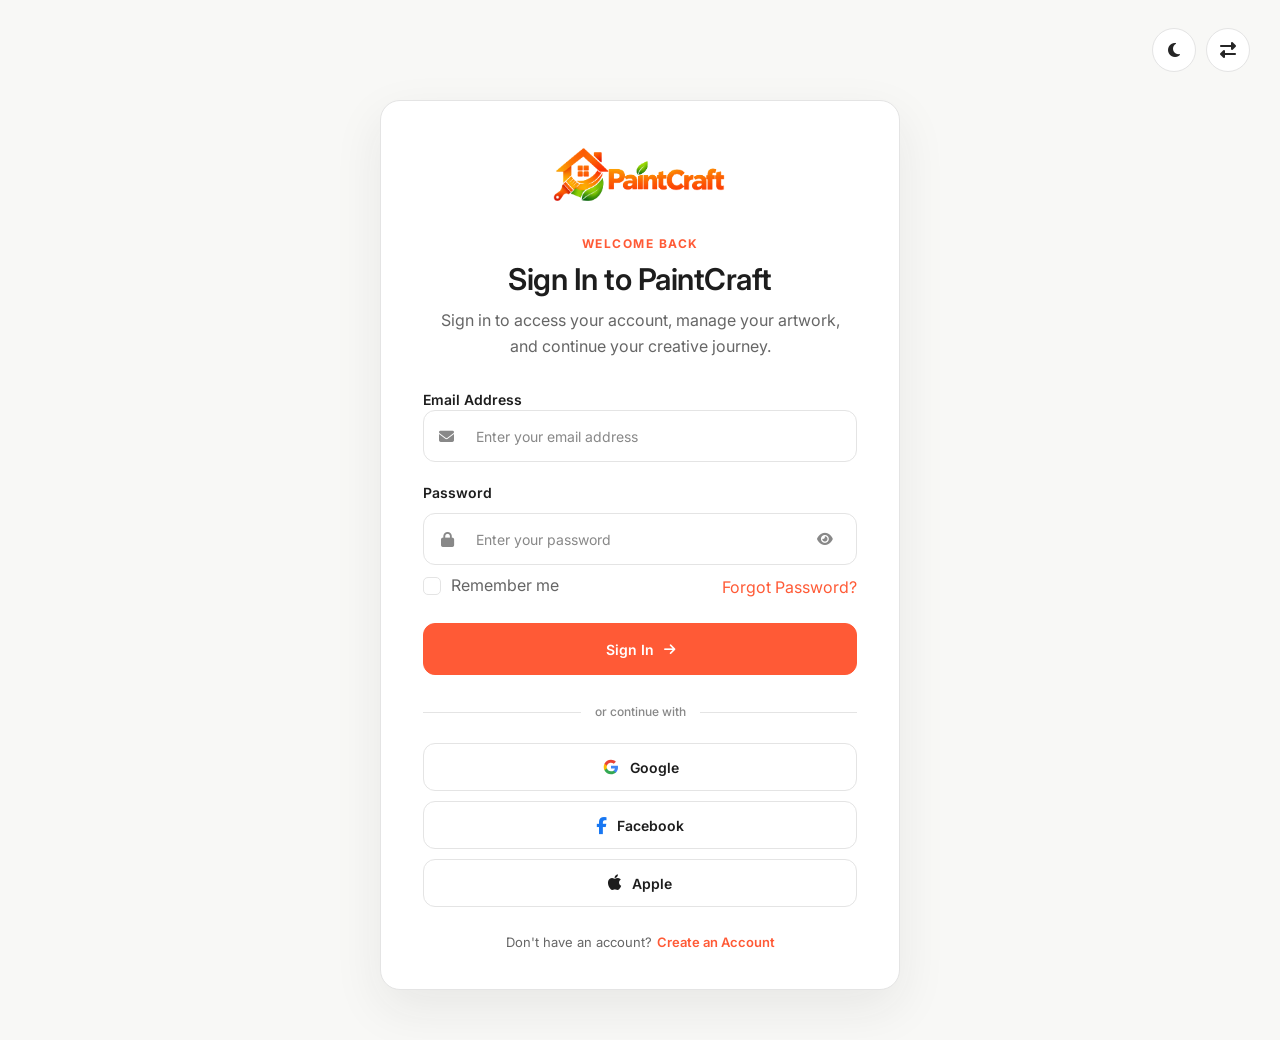
<file: login.html>
<!DOCTYPE html>
<html lang="en" dir="ltr">

<head>

    <!-- =========================================================
         META
    ========================================================== -->

    <meta charset="UTF-8">

    <meta
        name="viewport"
        content="width=device-width, initial-scale=1.0"
    >

    <meta
        name="description"
        content="PaintCraft - Professional Painting & Home Renovation Services"
    >

    <meta
        name="keywords"
        content="painting, home renovation, interior painting, exterior painting, waterproofing"
    >

    <meta
        name="author"
        content="PaintCraft"
    >

    <title>PaintCraft | Painting & Renovation</title>
<link
    rel="icon"
    type="image/png"
    href="images/logo.png"
>

    <!-- =========================================================
         GOOGLE FONT
         Inter - Used Consistently Throughout Website
    ========================================================== -->

    <link
        rel="preconnect"
        href="https://fonts.googleapis.com"
    >

    <link
        rel="preconnect"
        href="https://fonts.gstatic.com"
        crossorigin
    >

    <link
        href="https://fonts.googleapis.com/css2?family=Inter:wght@400;500;600;700;800&display=swap"
        rel="stylesheet"
    >


    <!-- =========================================================
         FONT AWESOME
    ========================================================== -->

    <link
        rel="stylesheet"
        href="https://cdnjs.cloudflare.com/ajax/libs/font-awesome/6.5.2/css/all.min.css"
    >


    <!-- =========================================================
         MAIN CSS
    ========================================================== -->

    <link
        rel="stylesheet"
        href="css/style.css"
    >


    <!-- =========================================================
         RESPONSIVE CSS
    ========================================================== -->

    <link
        rel="stylesheet"
        href="css/responsive.css"
    >

</head>


<body>


<!-- =========================================================
     PAINTCRAFT AUTH CONTROLS
========================================================= -->

<div class="auth-controls">

    <!-- DARK MODE -->
    <button
        type="button"
        class="auth-control-btn"
        id="paintcraftDarkModeBtn"
        aria-label="Toggle dark mode"
        title="Dark mode"
    >
        <i class="fas fa-moon"></i>
    </button>

    <!-- RTL MODE -->
    <button
        type="button"
        class="auth-control-btn"
        id="paintcraftRtlBtn"
        aria-label="Toggle RTL mode"
        title="RTL mode"
    >
        <i class="fas fa-right-left"></i>
    </button>

</div>


<!-- =========================================================
     PAINTCRAFT LOGIN PAGE
========================================================= -->

<main class="paintcraft-login-page">

    <section class="paintcraft-login-section">

        <div class="paintcraft-login-container">

            <!-- =================================================
                 LOGIN CARD
            ================================================== -->

            <div class="paintcraft-login-card">


                <!-- =================================================
                     LOGO
                ================================================== -->

                <div class="paintcraft-login-logo">

                    <a href="index.html">

                        <img
                            src="images/logo.png"
                            alt="PaintCraft"
                        >

                    </a>

                </div>


                <!-- =================================================
                     LOGIN HEADER
                ================================================== -->

                <div class="paintcraft-login-header">

                    <span class="paintcraft-login-eyebrow">
                        WELCOME BACK
                    </span>

                    <h1 class="paintcraft-login-title">
                        Sign In to PaintCraft
                    </h1>

                    <p class="paintcraft-login-description">
                        Sign in to access your account, manage your
                        artwork, and continue your creative journey.
                    </p>

                </div>


                <!-- =================================================
                     LOGIN FORM
                ================================================== -->

                <form
                    class="paintcraft-login-form"
                    id="paintcraftLoginForm"
                >

                    <!-- EMAIL -->

                    <div class="paintcraft-login-form-group">

                        <label for="paintcraft-login-email">
                            Email Address
                        </label>

                        <div class="paintcraft-login-input-wrapper">

                            <i class="fas fa-envelope"></i>

                            <input
                                type="email"
                                id="paintcraft-login-email"
                                name="email"
                                placeholder="Enter your email address"
                                autocomplete="email"
                                required
                            >

                        </div>

                    </div>


                    <!-- PASSWORD -->

                    <div class="paintcraft-login-form-group">

                        <div class="paintcraft-login-label-row">

                            <label for="paintcraft-login-password">
                                Password
                            </label>

                            

                        </div>

                        <div class="paintcraft-login-input-wrapper">

                            <i class="fas fa-lock"></i>

                            <input
                                type="password"
                                id="paintcraft-login-password"
                                name="password"
                                placeholder="Enter your password"
                                autocomplete="current-password"
                                required
                            >

                            <button
                                type="button"
                                class="paintcraft-login-password-toggle"
                                aria-label="Show password"
                            >
                                <i class="fas fa-eye"></i>
                            </button>
                            <a
                                href="#forgot-password"
                                class="paintcraft-login-forgot-link"
                            >
                                Forgot Password?
                            </a>

                        </div>

                    </div>


                    <!-- =================================================
                         REMEMBER ME
                    ================================================== -->

                    <div class="paintcraft-login-options">

                        <label class="paintcraft-login-remember">

                            <input
                                type="checkbox"
                                id="paintcraft-remember-me"
                                name="remember"
                            >

                            <span class="paintcraft-login-checkbox"></span>

                            <span>
                                Remember me
                            </span>

                        </label>

                    </div>


                    <!-- =================================================
                         SUBMIT BUTTON
                    ================================================== -->

                    <button
                        type="submit"
                        class="paintcraft-login-submit-btn"
                    >

                        <span>
                            Sign In
                        </span>

                        <i class="fas fa-arrow-right"></i>

                    </button>

                </form>


                <!-- =================================================
                     DIVIDER
                ================================================== -->

                <div class="paintcraft-login-divider">

                    <span>
                        or continue with
                    </span>

                </div>


                <!-- =================================================
                     SOCIAL LOGIN
                ================================================== -->

                <div class="paintcraft-login-social">


                    <!-- =================================================
                         GOOGLE
                    ================================================== -->

                    <a
                        href="#"
                        class="paintcraft-login-social-btn paintcraft-login-google"
                        aria-label="Continue with Google"
                    >

                        <svg
                            class="paintcraft-google-logo"
                            viewBox="0 0 24 24"
                            aria-hidden="true"
                        >

                            <path
                                d="M21.35 12.27c0-.71-.06-1.4-.18-2.06H12v3.9h5.24a4.48 4.48 0 0 1-1.94 2.94v2.45h3.14c1.84-1.69 2.91-4.18 2.91-7.23Z"
                                fill="#4285F4"
                            />

                            <path
                                d="M12 21.67c2.63 0 4.84-.87 6.45-2.36l-3.14-2.45c-.87.58-1.98.93-3.31.93-2.54 0-4.69-1.72-5.46-4.03H3.3v2.53A9.74 9.74 0 0 0 12 21.67Z"
                                fill="#34A853"
                            />

                            <path
                                d="M6.54 13.76A5.85 5.85 0 0 1 6.23 12c0-.61.11-1.2.31-1.76V7.71H3.3A9.72 9.72 0 0 0 2.27 12c0 1.57.38 3.05 1.03 4.29l3.24-2.53Z"
                                fill="#FBBC05"
                            />

                            <path
                                d="M12 6.21c1.43 0 2.71.49 3.72 1.46l2.79-2.79C16.84 3.29 14.63 2.33 12 2.33a9.74 9.74 0 0 0-8.7 5.38l3.24 2.53C7.31 7.93 9.46 6.21 12 6.21Z"
                                fill="#EA4335"
                            />

                        </svg>

                        <span>
                            Google
                        </span>

                    </a>


                    <!-- =================================================
                         FACEBOOK
                    ================================================== -->

                    <a
                        href="#"
                        class="paintcraft-login-social-btn paintcraft-login-facebook"
                        aria-label="Continue with Facebook"
                    >

                        <i class="fab fa-facebook-f"></i>

                        <span>
                            Facebook
                        </span>

                    </a>


                    <!-- =================================================
                         APPLE
                    ================================================== -->

                    <a
                        href="#"
                        class="paintcraft-login-social-btn paintcraft-login-apple"
                        aria-label="Continue with Apple"
                    >

                        <i class="fab fa-apple"></i>

                        <span>
                            Apple
                        </span>

                    </a>

                </div>


                <!-- =================================================
                     REGISTER
                ================================================== -->

                <div class="paintcraft-login-register">

                    <span>
                        Don't have an account?
                    </span>

                    <a href="register.html">
                        Create an Account
                    </a>

                </div>

            </div>

        </div>

    </section>

</main>


<!-- =========================================================
     PAINTCRAFT LOGIN SCRIPT
========================================================= -->


<script src="js/script.js"></script>


</body>

</html>
</file>
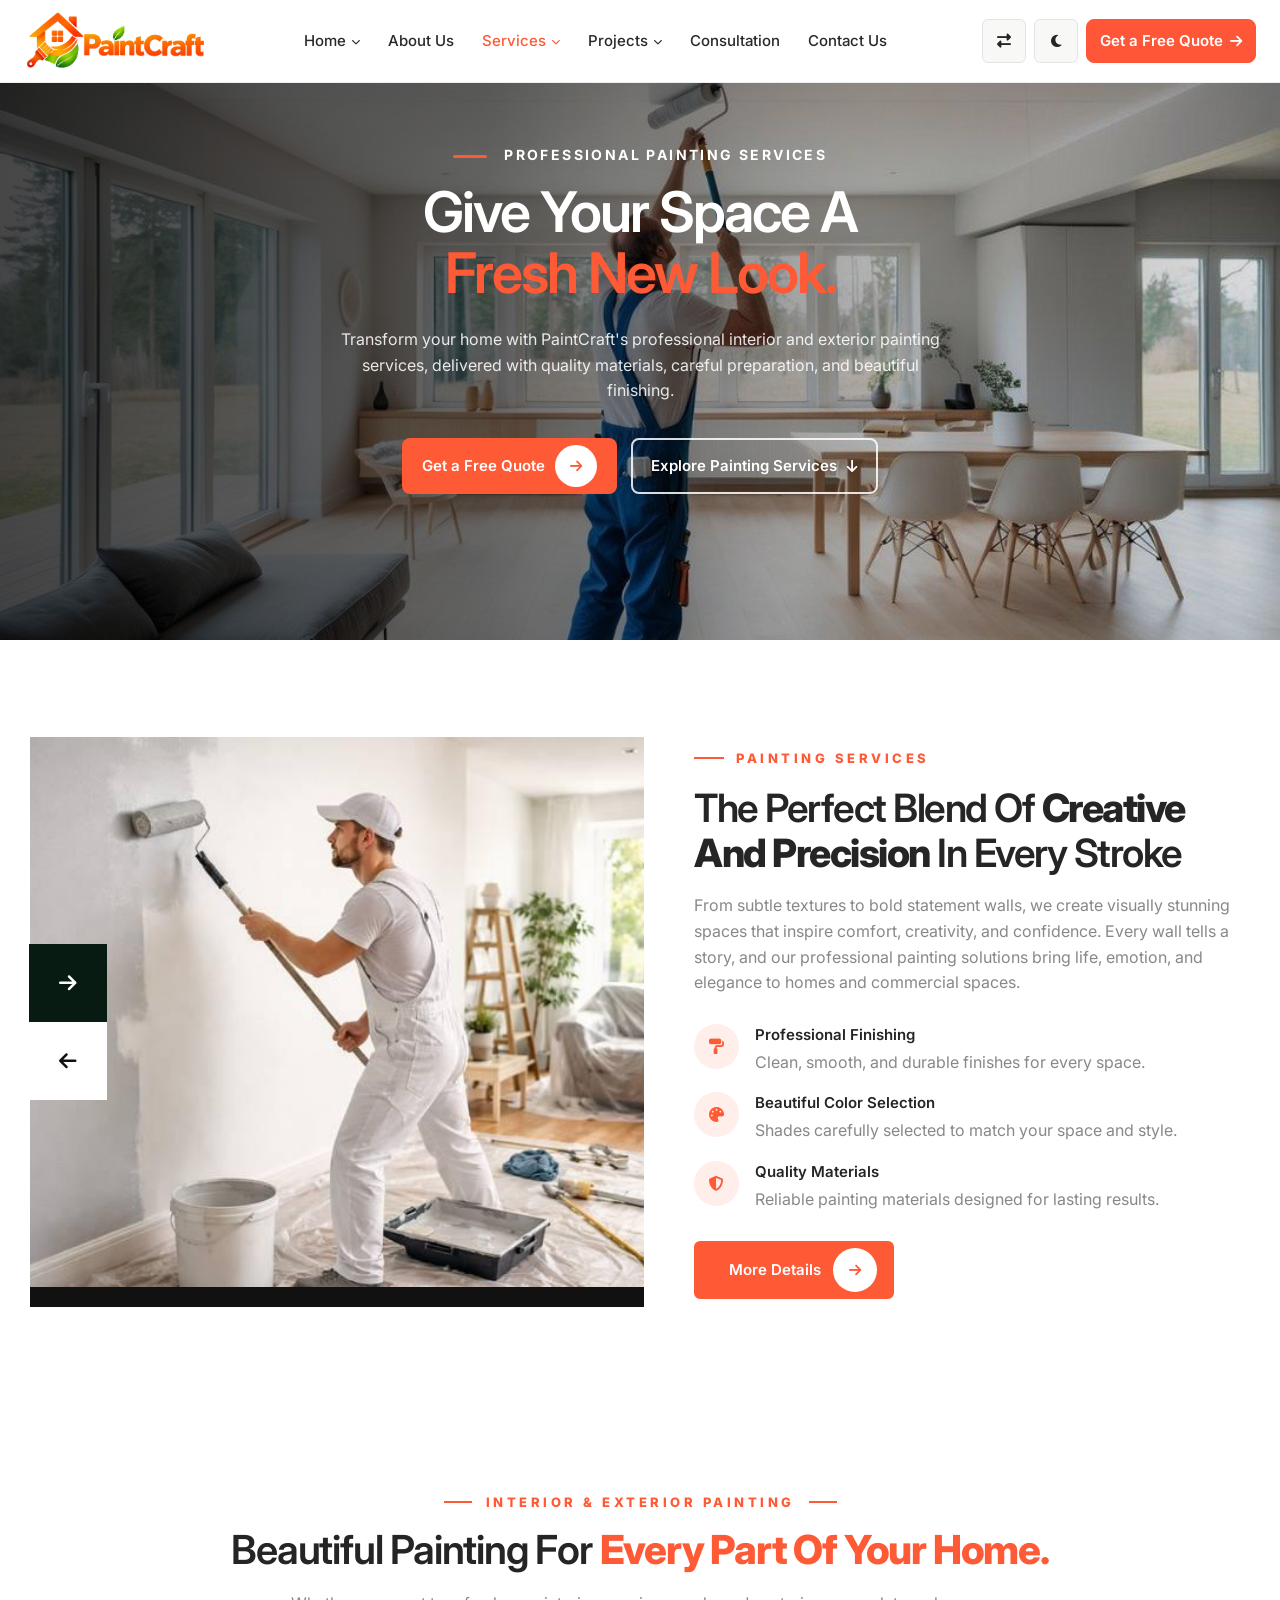
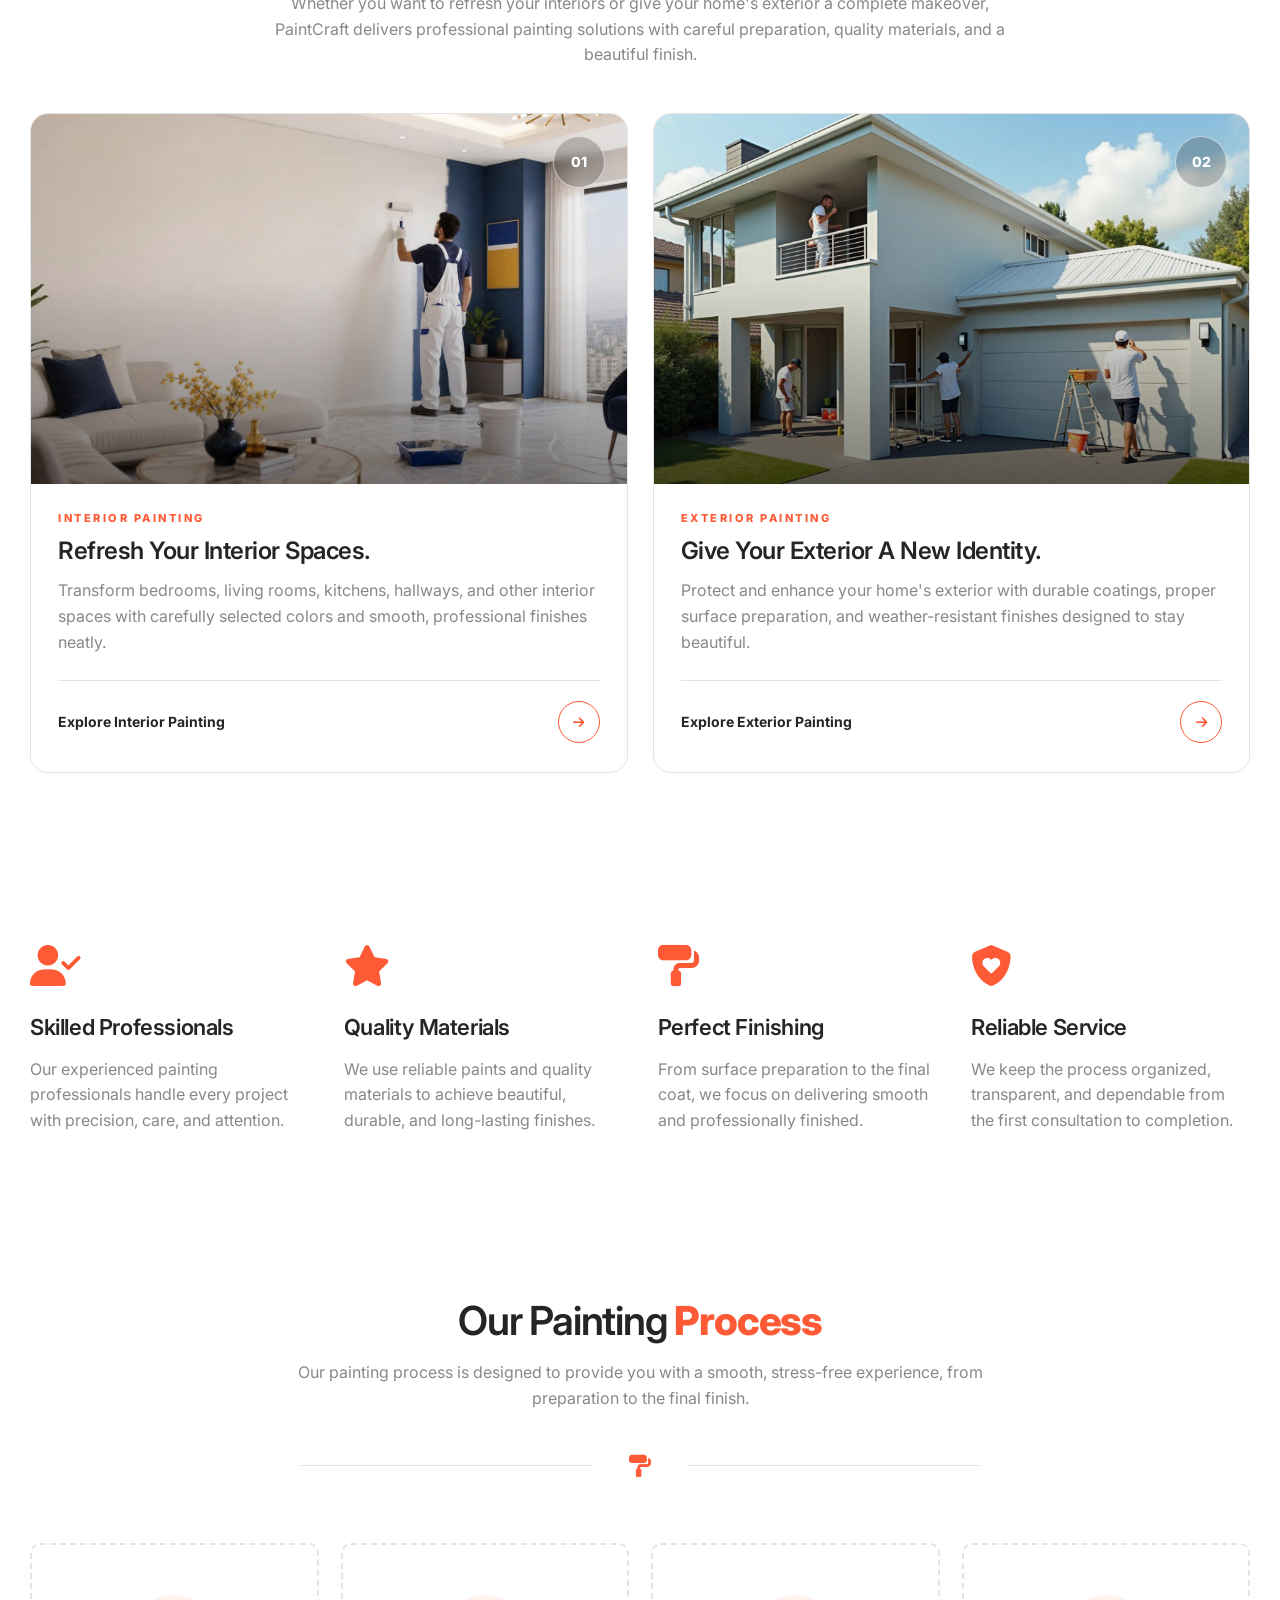
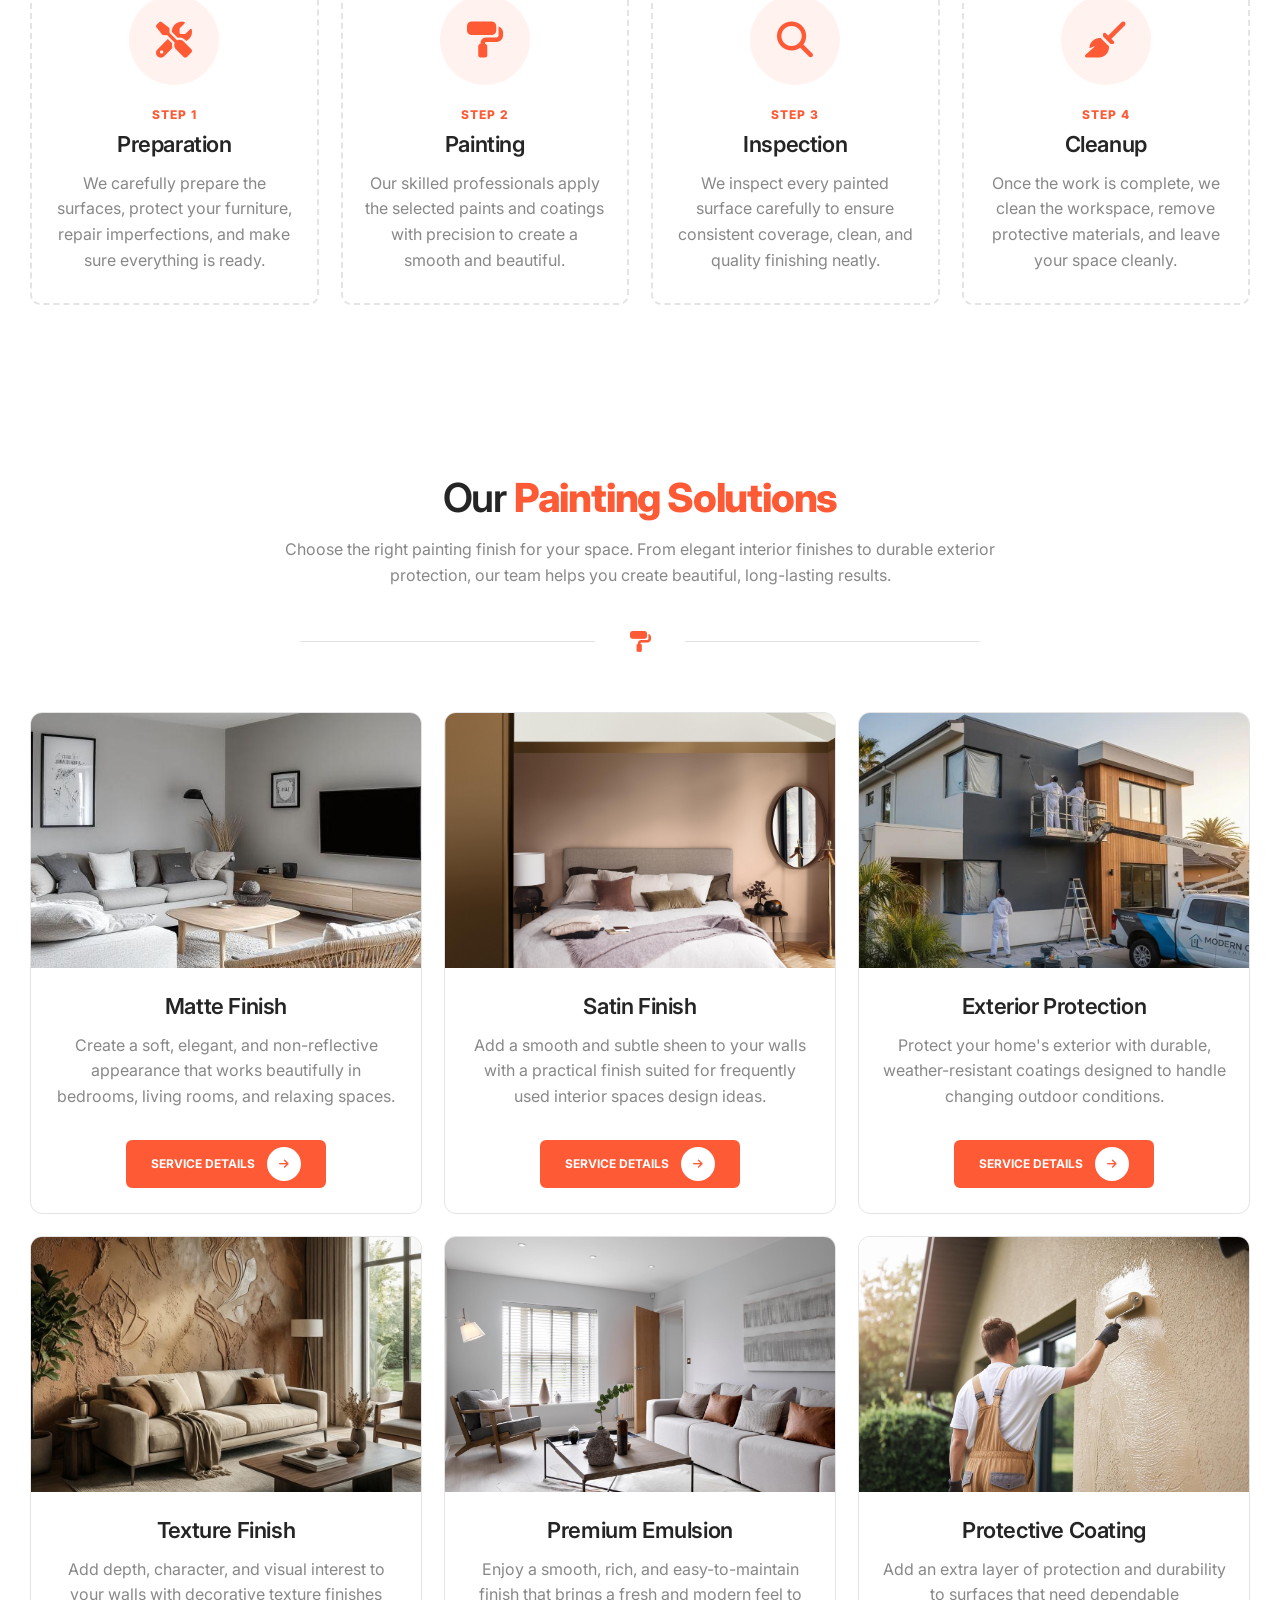
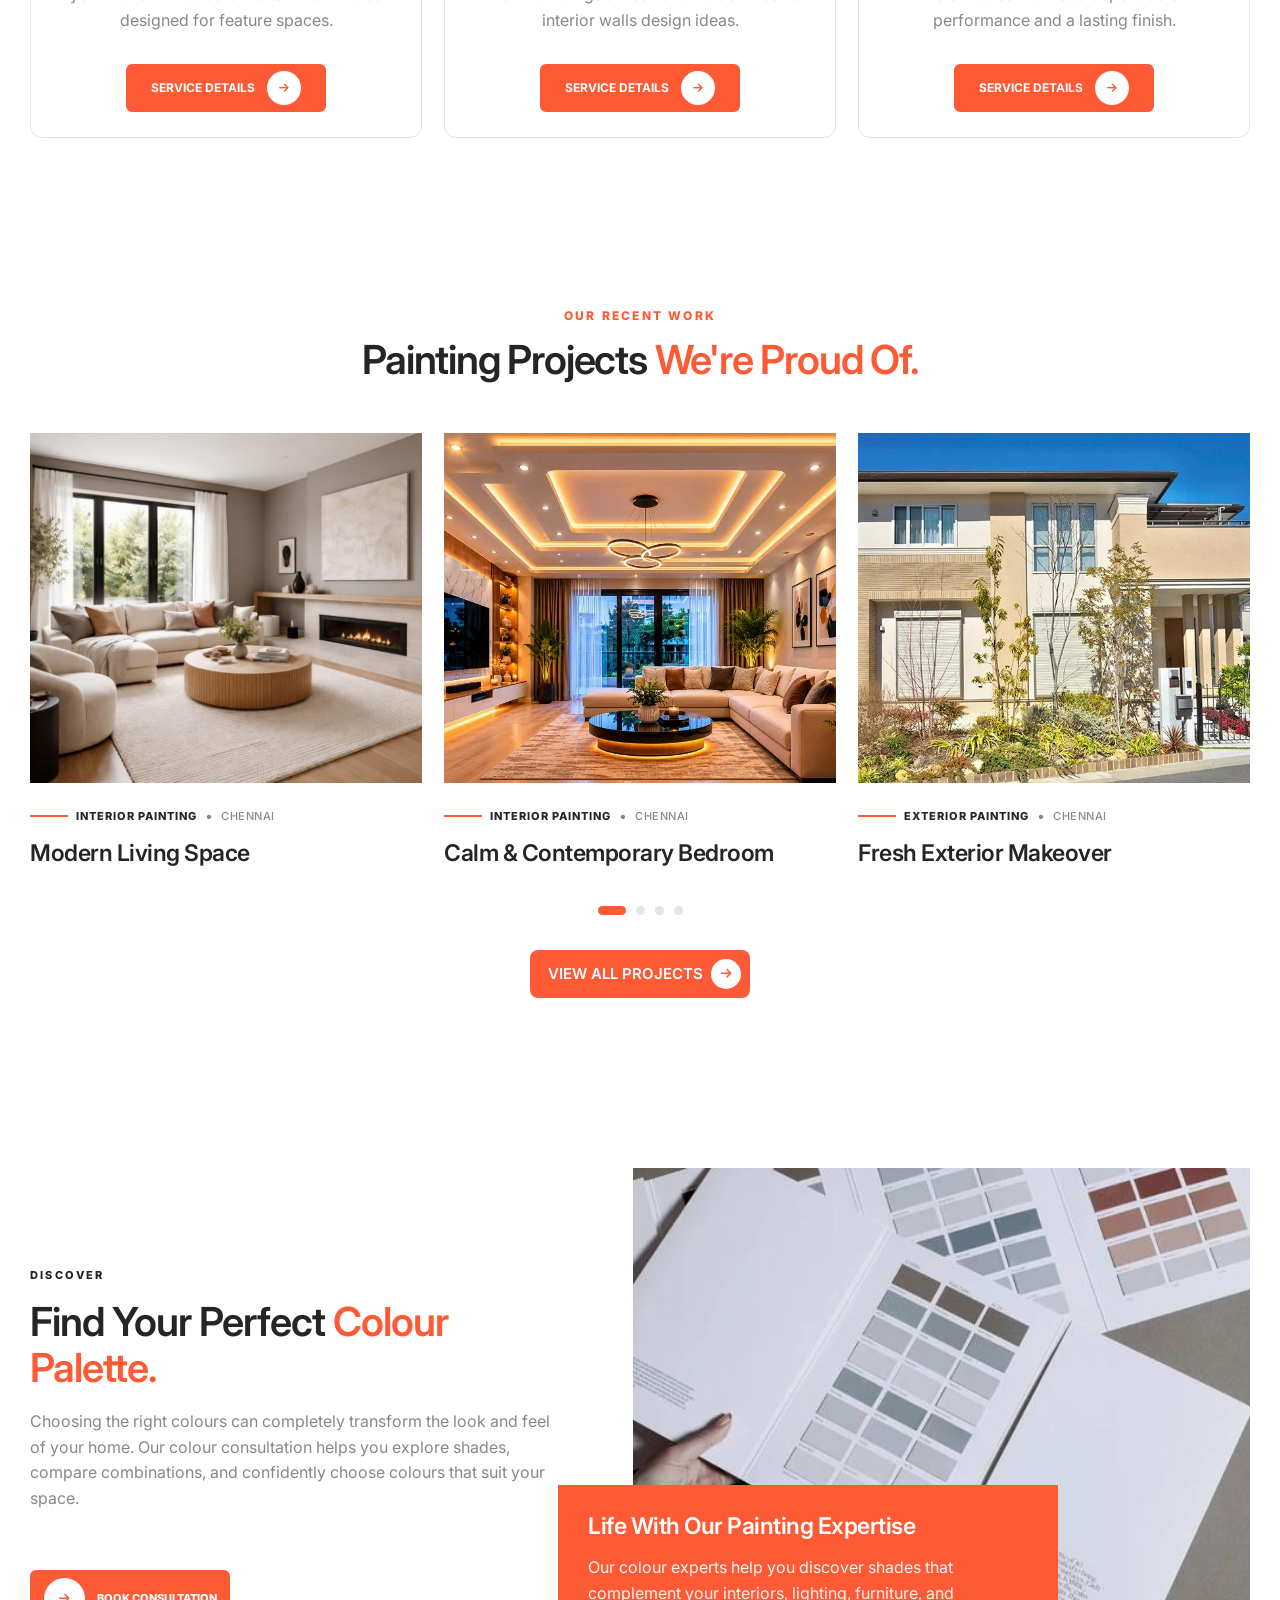
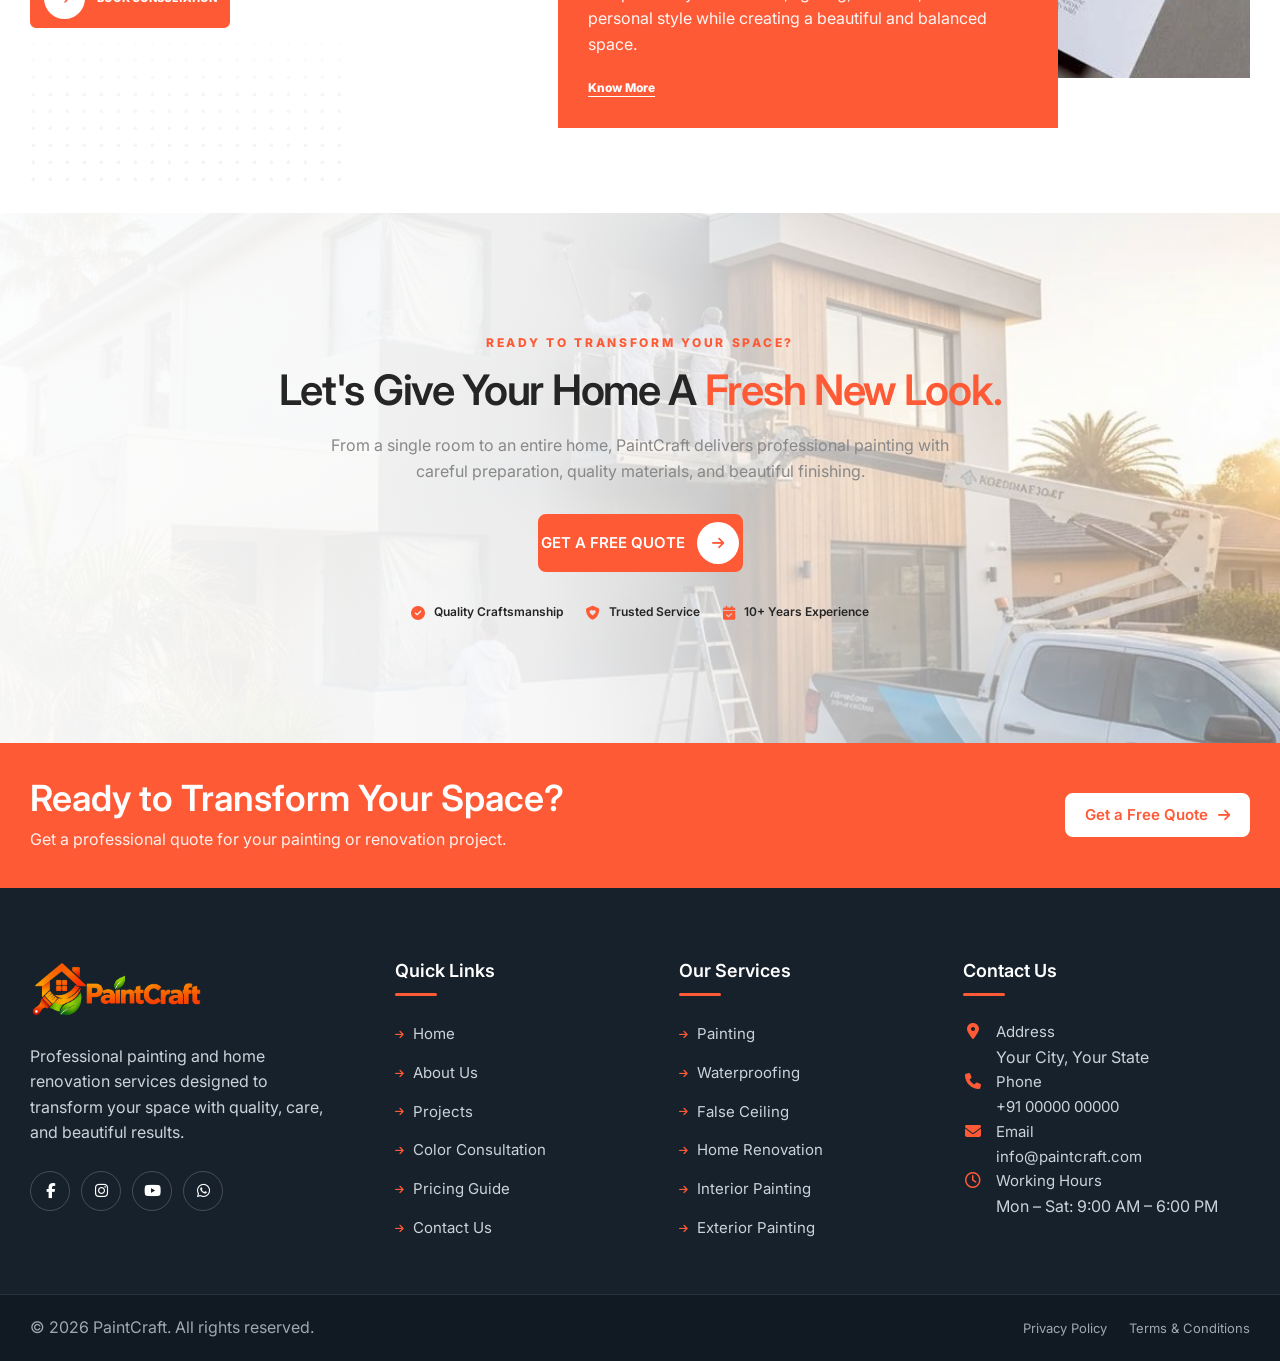
<file: painting.html>
<!DOCTYPE html>
<html lang="en" dir="ltr">

<head>

    <!-- =========================================================
         META
    ========================================================== -->

    <meta charset="UTF-8">

    <meta
        name="viewport"
        content="width=device-width, initial-scale=1.0"
    >

    <meta
        name="description"
        content="PaintCraft - Professional Painting & Home Renovation Services"
    >

    <meta
        name="keywords"
        content="painting, home renovation, interior painting, exterior painting, waterproofing"
    >

    <meta
        name="author"
        content="PaintCraft"
    >

    <title>PaintCraft | Painting & Renovation</title>
    <link
    rel="icon"
    type="image/png"
    href="images/logo.png"
>

    <!-- =========================================================
         GOOGLE FONT
         Inter - Used Consistently Throughout Website
    ========================================================== -->

    <link
        rel="preconnect"
        href="https://fonts.googleapis.com"
    >

    <link
        rel="preconnect"
        href="https://fonts.gstatic.com"
        crossorigin
    >

    <link
        href="https://fonts.googleapis.com/css2?family=Inter:wght@400;500;600;700;800&display=swap"
        rel="stylesheet"
    >


    <!-- =========================================================
         FONT AWESOME
    ========================================================== -->

    <link
        rel="stylesheet"
        href="https://cdnjs.cloudflare.com/ajax/libs/font-awesome/6.5.2/css/all.min.css"
    >


    <!-- =========================================================
         MAIN CSS
    ========================================================== -->

    <link
        rel="stylesheet"
        href="css/style.css"
    >


    <!-- =========================================================
         RESPONSIVE CSS
    ========================================================== -->

    <link
        rel="stylesheet"
        href="css/responsive.css"
    >

</head>


<body>

    <!-- =========================================================
         SITE HEADER
    ========================================================== -->

    <header class="site-header">


        <!-- =====================================================
             HEADER CONTAINER
        ====================================================== -->

        <div class="header-container">


            <!-- =================================================
                 LOGO
            ================================================== -->

            <a
                href="index.html"
                class="site-logo"
                aria-label="PaintCraft Home"
            >

                <img
                    src="images/logo.png"
                    alt="PaintCraft"
                    class="logo-image"
                >

            </a>


            <!-- =================================================
                 DESKTOP NAVIGATION
            ================================================== -->

            <nav
                class="desktop-navigation"
                aria-label="Main Navigation"
            >

                <ul class="nav-menu">


                    <!-- =========================================
                         HOME
                    ========================================== -->

                    <li class="nav-item has-dropdown">

                        <button
                            type="button"
                            class="nav-link dropdown-toggle"
                            aria-expanded="false"
                        >

                            <span>Home</span>

                            <i class="fa-solid fa-chevron-down"></i>

                        </button>


                        <ul class="dropdown-menu">

                            <li>
                                <a href="index.html">
                                    Home 1
                                </a>
                            </li>

                            <li>
                                <a href="home-2.html">
                                    Home 2
                                </a>
                            </li>

                        </ul>

                    </li>


                    <!-- =========================================
                         ABOUT US
                    ========================================== -->

                    <li class="nav-item">

                        <a
                            href="about.html"
                            class="nav-link"
                        >
                            About Us
                        </a>

                    </li>


                    <!-- =========================================
                         SERVICES
                    ========================================== -->

                    <li class="nav-item has-dropdown">

                        <button
                            type="button"
                            class="nav-link dropdown-toggle active"
                            aria-expanded="false"
                        >

                            <span>Services</span>

                            <i class="fa-solid fa-chevron-down"></i>

                        </button>


                        <ul class="dropdown-menu">

                            <li>
                                <a href="painting.html"class="active">
                                    Painting
                                </a>
                            </li>

                            <li>
                                <a href="waterproofing.html">
                                    Waterproofing
                                </a>
                            </li>

                            <li>
                                <a href="false-ceiling.html">
                                    False Ceiling
                                </a>
                            </li>

                            <li>
                                <a href="home-renovation.html">
                                    Home Renovation
                                </a>
                            </li>

                        </ul>

                    </li>


                    <!-- =========================================
                         PROJECTS
                    ========================================== -->

                    <li class="nav-item has-dropdown">

                        <button
                            type="button"
                            class="nav-link dropdown-toggle"
                            aria-expanded="false"
                        >

                            <span>Projects</span>

                            <i class="fa-solid fa-chevron-down"></i>

                        </button>


                        <ul class="dropdown-menu">

                            

                            <li>
                                <a href="interior-projects.html">
                                    Interior Projects
                                </a>
                            </li>

                            <li>
                                <a href="exterior-projects.html">
                                    Exterior Projects
                                </a>
                            </li>

                          
                           

                        </ul>

                    </li>


                    <!-- =========================================
                         COLOR CONSULTATION
                    ========================================== -->

                    <li class="nav-item">

                        <a
                            href="consultation.html"
                            class="nav-link"
                        >
                            Consultation
                        </a>

                    </li>


                    


                    <!-- =========================================
                         CONTACT US
                    ========================================== -->

                    <li class="nav-item">

                        <a
                            href="contact.html"
                            class="nav-link"
                        >
                            Contact Us
                        </a>

                    </li>

                </ul>

            </nav>


            <!-- =================================================
                 DESKTOP HEADER ACTIONS

                 IMPORTANT:
                 These buttons are ONLY for desktop.
            ================================================== -->

            <div class="desktop-header-actions">


                <!-- =============================================
                     RTL TOGGLE
                ============================================== -->

                <button
                    type="button"
                    class="header-action-btn rtl-btn"
                    id="rtlToggle"
                    aria-label="Switch to RTL"
                    aria-pressed="false"
                >

                    <i class="fa-solid fa-right-left"></i>

                </button>


                <!-- =============================================
                     DARK MODE TOGGLE
                ============================================== -->

                <button
                    type="button"
                    class="header-action-btn dark-mode-btn"
                    id="darkModeToggle"
                    aria-label="Toggle dark mode"
                    aria-pressed="false"
                >

                    <i class="fa-solid fa-moon"></i>

                </button>


                


                <!-- =============================================
                     GET A FREE QUOTE
                ============================================== -->

                <a
    href="get a quote.html"
    class="primary-btn header-quote-btn"
>
    <span>Get a Free Quote</span>
    <i class="fa-solid fa-arrow-right"></i>
</a>

            </div>


            <!-- =================================================
                 HAMBURGER BUTTON

                 MOBILE
                 IPAD MINI
                 IPAD PRO
            ================================================== -->

            <button
                type="button"
                class="hamburger-button"
                id="hamburgerButton"
                aria-label="Open menu"
                aria-expanded="false"
                aria-controls="mobileNavigation"
            >

                <span class="hamburger-line"></span>

                <span class="hamburger-line"></span>

                <span class="hamburger-line"></span>

            </button>


        </div>


        <!-- =====================================================
             MOBILE / TABLET NAVIGATION

             ALL MENUS + ALL BUTTONS ARE INSIDE
             THE HAMBURGER MENU
        ====================================================== -->

        <div
            class="mobile-navigation"
            id="mobileNavigation"
            aria-hidden="true"
        >

            <div class="mobile-navigation-inner">


                <!-- =================================================
                     MOBILE MENU HEADER
                ================================================== -->

                <div class="mobile-menu-header">

                    <span class="mobile-menu-title">
                        Menu
                    </span>


                    <button
                        type="button"
                        class="mobile-menu-close"
                        id="mobileMenuClose"
                        aria-label="Close menu"
                    >

                        <i class="fa-solid fa-xmark"></i>

                    </button>

                </div>


                <!-- =================================================
                     MOBILE NAVIGATION
                ================================================== -->

                <nav
                    class="mobile-menu"
                    aria-label="Mobile Navigation"
                >

                    <ul class="mobile-nav-list">


                        <!-- =========================================
                             HOME
                        ========================================== -->

                        <li class="mobile-nav-item has-mobile-dropdown">

                            <button
                                type="button"
                                class="mobile-nav-link mobile-dropdown-toggle"
                                aria-expanded="false"
                            >

                                <span>
                                    Home
                                </span>

                                <i class="fa-solid fa-chevron-down"></i>

                            </button>


                            <ul class="mobile-dropdown-menu">

                                <li>
                                    <a href="index.html">
                                        Home 1
                                    </a>
                                </li>

                                <li>
                                    <a href="home-2.html">
                                        Home 2
                                    </a>
                                </li>

                            </ul>

                        </li>


                        <!-- =========================================
                             ABOUT US
                        ========================================== -->

                        <li class="mobile-nav-item">

                            <a
                                href="about.html"
                                class="mobile-nav-link"
                            >
                                About Us
                            </a>

                        </li>


                        <!-- =========================================
                             SERVICES
                        ========================================== -->

                        <li class="mobile-nav-item has-mobile-dropdown">

                            <button
                                type="button"
                                class="mobile-nav-link mobile-dropdown-toggle active"
                                aria-expanded="false"
                            >

                                <span>
                                    Services
                                </span>

                                <i class="fa-solid fa-chevron-down"></i>

                            </button>


                            <ul class="mobile-dropdown-menu">

                                <li>
                                    <a href="painting.html"class="active">
                                        Painting
                                    </a>
                                </li>

                                <li>
                                    <a href="waterproofing.html">
                                        Waterproofing
                                    </a>
                                </li>

                                <li>
                                    <a href="false-ceiling.html">
                                        False Ceiling
                                    </a>
                                </li>

                                <li>
                                    <a href="home-renovation.html">
                                        Home Renovation
                                    </a>
                                </li>

                            </ul>

                        </li>


                        <!-- =========================================
                             PROJECTS
                        ========================================== -->

                        <li class="mobile-nav-item has-mobile-dropdown">

                            <button
                                type="button"
                                class="mobile-nav-link mobile-dropdown-toggle"
                                aria-expanded="false"
                            >

                                <span>
                                    Projects
                                </span>

                                <i class="fa-solid fa-chevron-down"></i>

                            </button>


                            <ul class="mobile-dropdown-menu">

                                

                                <li>
                                    <a href="interior-projects.html">
                                        Interior Projects
                                    </a>
                                </li>

                                <li>
                                    <a href="exterior-projects.html">
                                        Exterior Projects
                                    </a>
                                </li>

                              
                                

                            </ul>

                        </li>


                        <!-- =========================================
                             COLOR CONSULTATION
                        ========================================== -->

                        <li class="mobile-nav-item">

                            <a
                                href="consultation.html"
                                class="mobile-nav-link"
                            >
                                Consultation
                            </a>

                        </li>


                        


                        <!-- =========================================
                             CONTACT US
                        ========================================== -->

                        <li class="mobile-nav-item">

                            <a
                                href="contact.html"
                                class="mobile-nav-link"
                            >
                                Contact Us
                            </a>

                        </li>


                    </ul>

                </nav>


                <!-- =================================================
                     MOBILE HEADER ACTIONS

                     THESE ARE INSIDE THE HAMBURGER DRAWER

                     RTL
                     DARK MODE
                     LOGIN
                     GET A FREE QUOTE
                ================================================== -->

                <div class="mobile-header-actions">


                    <!-- =============================================
                         RTL TOGGLE
                    ============================================== -->

                    <button
                        type="button"
                        class="mobile-action-btn rtl-btn"
                        id="mobileRtlToggle"
                        aria-label="Switch to RTL"
                        aria-pressed="false"
                    >

                        <i class="fa-solid fa-right-left"></i>

                    </button>


                    <!-- =============================================
                         DARK MODE TOGGLE
                    ============================================== -->

                    <button
                        type="button"
                        class="mobile-action-btn dark-mode-btn"
                        id="mobileDarkModeToggle"
                        aria-label="Toggle dark mode"
                        aria-pressed="false"
                    >

                        <i class="fa-solid fa-moon"></i>

                    </button>


                    


                    <!-- =============================================
                         GET A FREE QUOTE
                    ============================================== -->
<!-- =================================================
     GET A FREE QUOTE — MOBILE PRIMARY CTA
================================================== -->

<a
    href="get a quote.html"
    class="primary-btn mobile-quote-btn"
>
    <span>
        Get a Free Quote
    </span>

    <i class="fa-solid fa-arrow-right"></i>
</a>
                    

                </div>


            </div>

        </div>


    </header>


    <!-- =========================================================
         MAIN CONTENT
    ========================================================== -->

    <main id="main-content">
<! =========================================================
   PAINTING SERVICES PAGE
   SECTION 01: PAINTING HERO
   PART 1 - HTML
========================================================= !>

<section class="about-page-hero painting-page-hero" id="paintingPageHero">

    <!-- =================================================
         BACKGROUND
    ================================================== -->

    <div class="about-page-hero-background">

        <img
            src="images/painting-hero.jpg"
            alt="Professional interior and exterior painting services"
            class="about-page-hero-background-image"
        >

    </div>


    <!-- =================================================
         OVERLAY
    ================================================== -->

    <div
        class="about-page-hero-overlay"
        aria-hidden="true"
    ></div>


    <!-- =================================================
         HERO CONTENT
    ================================================== -->

    <div class="about-page-hero-container">

        <div class="about-page-hero-content">

            <span class="about-page-hero-eyebrow">
                PROFESSIONAL PAINTING SERVICES
            </span>


            <h1 class="about-page-hero-title">

                Give Your Space A
                <span>Fresh New Look.</span>

            </h1>


            <p class="about-page-hero-description">

                Transform your home with PaintCraft's professional
                interior and exterior painting services, delivered with
                quality materials, careful preparation, and beautiful
                finishing.

            </p>


            <!-- =================================================
                 HERO ACTIONS
            ================================================== -->

            <div class="about-page-hero-actions">

                <a
                    href="get-a-quote.html"
                    class="about-page-hero-primary-button"
                >

                    <span>
                        Get a Free Quote
                    </span>

                    <i class="fa-solid fa-arrow-right"></i>

                </a>


                <a
                    href="#paintingServices"
                    class="about-page-hero-secondary-button"
                >

                    <span>
                        Explore Painting Services
                    </span>

                    <i class="fa-solid fa-arrow-down"></i>

                </a>

            </div>

        </div>

    </div>

</section>
<!-- =========================================================
     PAINTING PAGE
     SECTION 02: PAINTING SERVICES INTRODUCTION
     PART 1 - HTML
========================================================= -->

<section class="painting-intro-section" id="paintingIntroduction">

    <div class="painting-intro-container">

        <!-- =========================================
             LEFT SIDE - IMAGE SLIDER
        ========================================== -->
        <div class="painting-intro-slider">

            <div class="painting-intro-slides">

                <!-- Slide 01 -->
                <div class="painting-intro-slide active">

                    <img
                        src="images/painting-intro-1.jpg"
                        alt="Professional interior painting project"
                        class="painting-intro-slide-image"
                    >

                </div>


                <!-- Slide 02 -->
                <div class="painting-intro-slide">

                    <img
                        src="images/painting-intro-2.jpg"
                        alt="Professional home exterior painting project"
                        class="painting-intro-slide-image"
                    >

                </div>


                <!-- Slide 03 -->
                <div class="painting-intro-slide">

                    <img
                        src="images/painting-intro-3.jpg"
                        alt="PaintCraft professional wall painting"
                        class="painting-intro-slide-image"
                    >

                </div>

            </div>


            <!-- =====================================
                 VERTICAL SLIDER CONTROLS
            ====================================== -->
            <div class="painting-intro-slider-controls">

                <button
                    type="button"
                    class="painting-intro-slider-button painting-intro-next"
                    aria-label="Next painting image"
                >
                    <i class="fa-solid fa-arrow-right"></i>
                </button>

                <button
                    type="button"
                    class="painting-intro-slider-button painting-intro-prev"
                    aria-label="Previous painting image"
                >
                    <i class="fa-solid fa-arrow-left"></i>
                </button>

            </div>


           
        </div>


        <!-- =========================================
             RIGHT SIDE - CONTENT
        ========================================== -->
        <div class="painting-intro-content">

            <span class="painting-intro-eyebrow">
                PAINTING SERVICES
            </span>


            <h2 class="painting-intro-title">
                The Perfect Blend Of
                <strong>Creative And Precision</strong>
                In Every Stroke
            </h2>


            <p class="painting-intro-description">
                From subtle textures to bold statement walls, we create
                visually stunning spaces that inspire comfort, creativity,
                and confidence. Every wall tells a story, and our professional
                painting solutions bring life, emotion, and elegance to homes
                and commercial spaces.
            </p>


            <!-- =====================================
                 KEY POINTS
            ====================================== -->
            <div class="painting-intro-features">

                <div class="painting-intro-feature">

                    <span class="painting-intro-feature-icon">
                        <i class="fa-solid fa-paint-roller"></i>
                    </span>

                    <div class="painting-intro-feature-content">
                        <h3>Professional Finishing</h3>
                        <p>
                            Clean, smooth, and durable finishes for every space.
                        </p>
                    </div>

                </div>


                <div class="painting-intro-feature">

                    <span class="painting-intro-feature-icon">
                        <i class="fa-solid fa-palette"></i>
                    </span>

                    <div class="painting-intro-feature-content">
                        <h3>Beautiful Color Selection</h3>
                        <p>
                            Shades carefully selected to match your space and style.
                        </p>
                    </div>

                </div>


                <div class="painting-intro-feature">

                    <span class="painting-intro-feature-icon">
                        <i class="fa-solid fa-shield-halved"></i>
                    </span>

                    <div class="painting-intro-feature-content">
                        <h3>Quality Materials</h3>
                        <p>
                            Reliable painting materials designed for lasting results.
                        </p>
                    </div>

                </div>

            </div>


            <!-- =====================================
                 ACTION
            ====================================== -->
            <div class="painting-intro-action">

                <a
                    href="get-a-quote.html"
                    class="painting-intro-button"
                >
                    <span>More Details</span>

                    <i class="fa-solid fa-arrow-right"></i>
                </a>

            </div>

        </div>

    </div>

</section>
<!-- =========================================================
     PAINTING PAGE
     SECTION 03: INTERIOR & EXTERIOR PAINTING
     PART 1 - HTML
========================================================= -->

<section
    class="painting-interior-exterior-section"
    id="paintingServices"
>

    <div class="painting-interior-exterior-container">

        <!-- =========================================
             SECTION HEADER
        ========================================== -->
        <div class="painting-interior-exterior-header">

            <span class="painting-interior-exterior-eyebrow">
                INTERIOR &amp; EXTERIOR PAINTING
            </span>

            <h2 class="painting-interior-exterior-title">
                Beautiful Painting For
                <span>Every Part Of Your Home.</span>
            </h2>

            <p class="painting-interior-exterior-description">
                Whether you want to refresh your interiors or give your
                home's exterior a complete makeover, PaintCraft delivers
                professional painting solutions with careful preparation,
                quality materials, and a beautiful finish.
            </p>

        </div>


        <!-- =========================================
             PAINTING CARDS
        ========================================== -->
        <div class="painting-interior-exterior-grid">


            <!-- =====================================
                 INTERIOR PAINTING
            ====================================== -->
            <article class="painting-service-card">

                <a
                    href="interior-painting.html"
                    class="painting-service-card-link"
                    aria-label="Explore Interior Painting"
                >

                    <div class="painting-service-image-wrapper">

                        <img
                            src="images/interior-painting.jpg"
                            alt="Professional interior home painting"
                            class="painting-service-image"
                            loading="lazy"
                        >

                        <div
                            class="painting-service-image-overlay"
                            aria-hidden="true"
                        ></div>

                        <span class="painting-service-card-number">
                            01
                        </span>

                    </div>


                    <div class="painting-service-card-content">

                        <span class="painting-service-category">
                            INTERIOR PAINTING
                        </span>

                        <h3 class="painting-service-title">
                            Refresh Your Interior Spaces.
                        </h3>

                        <p class="painting-service-description">
                            Transform bedrooms, living rooms, kitchens,
                            hallways, and other interior spaces with
                            carefully selected colors and smooth,
                            professional finishes neatly.
                        </p>


                        <div class="painting-service-card-action">

                            <span class="painting-service-action-text">
                                Explore Interior Painting
                            </span>

                            <span class="painting-service-action-icon">
                                <i class="fa-solid fa-arrow-right"></i>
                            </span>

                        </div>

                    </div>

                </a>

            </article>


            <!-- =====================================
                 EXTERIOR PAINTING
            ====================================== -->
            <article class="painting-service-card">

                <a
                    href="exterior-painting.html"
                    class="painting-service-card-link"
                    aria-label="Explore Exterior Painting"
                >

                    <div class="painting-service-image-wrapper">

                        <img
                            src="images/exterior-painting.jpg"
                            alt="Professional exterior home painting"
                            class="painting-service-image"
                            loading="lazy"
                        >

                        <div
                            class="painting-service-image-overlay"
                            aria-hidden="true"
                        ></div>

                        <span class="painting-service-card-number">
                            02
                        </span>

                    </div>


                    <div class="painting-service-card-content">

                        <span class="painting-service-category">
                            EXTERIOR PAINTING
                        </span>

                        <h3 class="painting-service-title">
                            Give Your Exterior A New Identity.
                        </h3>

                        <p class="painting-service-description">
                            Protect and enhance your home's exterior with
                            durable coatings, proper surface preparation,
                            and weather-resistant finishes designed to
                            stay beautiful.
                        </p>


                        <div class="painting-service-card-action">

                            <span class="painting-service-action-text">
                                Explore Exterior Painting
                            </span>

                            <span class="painting-service-action-icon">
                                <i class="fa-solid fa-arrow-right"></i>
                            </span>

                        </div>

                    </div>

                </a>

            </article>

        </div>

    </div>

</section>
<!-- =========================================================
     PAINTING PAGE
     SECTION 04: WHY CHOOSE PAINTCRAFT
     PART 1 - HTML
========================================================= -->

<section
    class="painting-why-section"
    id="paintingWhyChoose"
>

    <div class="painting-why-container">

        <!-- =========================================
             FEATURE 01
        ========================================== -->
        <article class="painting-why-item">

            <div class="painting-why-icon">
                <i class="fa-solid fa-user-check"></i>
            </div>

            <div class="painting-why-content">

                <h3 class="painting-why-title">
                    Skilled Professionals
                </h3>

                <p class="painting-why-description">
                    Our experienced painting professionals handle every
                    project with precision, care, and attention.
                </p>

            </div>

        </article>


        <!-- =========================================
             FEATURE 02
        ========================================== -->
        <article class="painting-why-item">

            <div class="painting-why-icon">
                <i class="fa-solid fa-star"></i>
            </div>

            <div class="painting-why-content">

                <h3 class="painting-why-title">
                    Quality Materials
                </h3>

                <p class="painting-why-description">
                    We use reliable paints and quality materials to achieve
                    beautiful, durable, and long-lasting finishes.
                </p>

            </div>

        </article>


        <!-- =========================================
             FEATURE 03
        ========================================== -->
        <article class="painting-why-item">

            <div class="painting-why-icon">
                <i class="fa-solid fa-paint-roller"></i>
            </div>

            <div class="painting-why-content">

                <h3 class="painting-why-title">
                    Perfect Finishing
                </h3>

                <p class="painting-why-description">
                    From surface preparation to the final coat, we focus on
                    delivering smooth and professionally finished.
                </p>

            </div>

        </article>


        <!-- =========================================
             FEATURE 04
        ========================================== -->
        <article class="painting-why-item">

            <div class="painting-why-icon">
                <i class="fa-solid fa-shield-heart"></i>
            </div>

            <div class="painting-why-content">

                <h3 class="painting-why-title">
                    Reliable Service
                </h3>

                <p class="painting-why-description">
                    We keep the process organized, transparent, and
                    dependable from the first consultation to completion.
                </p>

            </div>

        </article>

    </div>

</section>
<!=========================================================
   PAINTING PAGE
   SECTION 05: OUR PAINTING PROCESS
   PART 1 - HTML
========================================================= !>

<section
    class="painting-process-section"
    id="paintingProcess"
>

    <div class="painting-process-container">

        <!-- =========================================
             SECTION HEADER
        ========================================== -->

        <div class="painting-process-header">

            <h2 class="painting-process-title">
                Our Painting <span>Process</span>
            </h2>

            <p class="painting-process-description">
                Our painting process is designed to provide you with
                a smooth, stress-free experience, from preparation
                to the final finish.
            </p>

        </div>


        <!-- =========================================
             DECORATIVE DIVIDER
        ========================================== -->

        <div
            class="painting-process-divider"
            aria-hidden="true"
        >

            <span class="painting-process-divider-line"></span>

            <span class="painting-process-divider-icon">
                <i class="fa-solid fa-paint-roller"></i>
            </span>

            <span class="painting-process-divider-line"></span>

        </div>


        <!-- =========================================
             PROCESS STEPS
        ========================================== -->

        <div class="painting-process-grid">


            <!-- =====================================
                 STEP 01
            ====================================== -->

            <article class="painting-process-step">

                <div class="painting-process-icon">
                    <i class="fa-solid fa-screwdriver-wrench"></i>
                </div>

                <span class="painting-process-step-label">
                    STEP 1
                </span>

                <h3 class="painting-process-step-title">
                    Preparation
                </h3>

                <p class="painting-process-step-description">
                    We carefully prepare the surfaces, protect your
                    furniture, repair imperfections, and make sure
                    everything is ready.
                </p>

            </article>


            <!-- =====================================
                 STEP 02
            ====================================== -->

            <article class="painting-process-step">

                <div class="painting-process-icon">
                    <i class="fa-solid fa-paint-roller"></i>
                </div>

                <span class="painting-process-step-label">
                    STEP 2
                </span>

                <h3 class="painting-process-step-title">
                    Painting
                </h3>

                <p class="painting-process-step-description">
                    Our skilled professionals apply the selected
                    paints and coatings with precision to create
                    a smooth and beautiful.
                </p>

            </article>


            <!-- =====================================
                 STEP 03
            ====================================== -->

            <article class="painting-process-step">

                <div class="painting-process-icon">
                    <i class="fa-solid fa-magnifying-glass"></i>
                </div>

                <span class="painting-process-step-label">
                    STEP 3
                </span>

                <h3 class="painting-process-step-title">
                    Inspection
                </h3>

                <p class="painting-process-step-description">
                    We inspect every painted surface carefully to
                    ensure consistent coverage, clean, and
                    quality finishing neatly.
                </p>

            </article>


            <!-- =====================================
                 STEP 04
            ====================================== -->

            <article class="painting-process-step">

                <div class="painting-process-icon">
                    <i class="fa-solid fa-broom"></i>
                </div>

                <span class="painting-process-step-label">
                    STEP 4
                </span>

                <h3 class="painting-process-step-title">
                    Cleanup
                </h3>

                <p class="painting-process-step-description">
                    Once the work is complete, we clean the workspace,
                    remove protective materials, and leave your space
                    cleanly.
                </p>

            </article>

        </div>

    </div>

</section>
<!-- =========================================================
     PAINTING PAGE
     SECTION 06: PAINT FINISHES & SOLUTIONS
     PART 1 - HTML
========================================================= -->

<section
    class="painting-finishes-section"
    id="paintingFinishes"
>

    <div class="painting-finishes-container">


        <!-- =========================================
             SECTION HEADER
        ========================================== -->

        <div class="painting-finishes-header">

            <h2 class="painting-finishes-title">
                Our <span>Painting Solutions</span>
            </h2>

            <p class="painting-finishes-description">
                Choose the right painting finish for your space.
                From elegant interior finishes to durable exterior
                protection, our team helps you create beautiful,
                long-lasting results.
            </p>

        </div>


        <!-- =========================================
             DECORATIVE DIVIDER
        ========================================== -->

        <div
            class="painting-finishes-divider"
            aria-hidden="true"
        >

            <span class="painting-finishes-divider-line"></span>

            <span class="painting-finishes-divider-icon">
                <i class="fa-solid fa-paint-roller"></i>
            </span>

            <span class="painting-finishes-divider-line"></span>

        </div>


        <!-- =========================================
             SERVICES GRID
        ========================================== -->

        <div class="painting-finishes-grid">


            <!-- =====================================
                 CARD 01
            ====================================== -->

            <article class="painting-finish-card">

                <div class="painting-finish-image-wrapper">

                    <img
                        src="images/finish-matte.jpg"
                        alt="Matte finish interior painting"
                        class="painting-finish-image"
                        loading="lazy"
                    >

                </div>

                <div class="painting-finish-content">

                    <h3 class="painting-finish-title">
                        Matte Finish
                    </h3>

                    <p class="painting-finish-description">
                        Create a soft, elegant, and non-reflective
                        appearance that works beautifully in bedrooms,
                        living rooms, and relaxing spaces.
                    </p>

                    <a
                        href="get-a-quote.html"
                        class="painting-finish-button"
                    >
                        <span>Service Details</span>
                        <i class="fa-solid fa-arrow-right"></i>
                    </a>

                </div>

            </article>


            <!-- =====================================
                 CARD 02
            ====================================== -->

            <article class="painting-finish-card">

                <div class="painting-finish-image-wrapper">

                    <img
                        src="images/finish-satin.jpg"
                        alt="Satin finish interior painting"
                        class="painting-finish-image"
                        loading="lazy"
                    >

                </div>

                <div class="painting-finish-content">

                    <h3 class="painting-finish-title">
                        Satin Finish
                    </h3>

                    <p class="painting-finish-description">
                        Add a smooth and subtle sheen to your walls
                        with a practical finish suited for frequently
                        used interior spaces design ideas.
                    </p>

                    <a
                        href="get-a-quote.html"
                        class="painting-finish-button"
                    >
                        <span>Service Details</span>
                        <i class="fa-solid fa-arrow-right"></i>
                    </a>

                </div>

            </article>


            <!-- =====================================
                 CARD 03
            ====================================== -->

            <article class="painting-finish-card">

                <div class="painting-finish-image-wrapper">

                    <img
                        src="images/finish-exterior.jpg"
                        alt="Weather resistant exterior painting"
                        class="painting-finish-image"
                        loading="lazy"
                    >

                </div>

                <div class="painting-finish-content">

                    <h3 class="painting-finish-title">
                        Exterior Protection
                    </h3>

                    <p class="painting-finish-description">
                        Protect your home's exterior with durable,
                        weather-resistant coatings designed to handle
                        changing outdoor conditions.
                    </p>

                    <a
                        href="get-a-quote.html"
                        class="painting-finish-button"
                    >
                        <span>Service Details</span>
                        <i class="fa-solid fa-arrow-right"></i>
                    </a>

                </div>

            </article>


            <!-- =====================================
                 CARD 04
            ====================================== -->

            <article class="painting-finish-card">

                <div class="painting-finish-image-wrapper">

                    <img
                        src="images/finish-texture.jpg"
                        alt="Decorative texture wall finish"
                        class="painting-finish-image"
                        loading="lazy"
                    >

                </div>

                <div class="painting-finish-content">

                    <h3 class="painting-finish-title">
                        Texture Finish
                    </h3>

                    <p class="painting-finish-description">
                        Add depth, character, and visual interest to
                        your walls with decorative texture finishes
                        designed for feature spaces.
                    </p>

                    <a
                        href="get-a-quote.html"
                        class="painting-finish-button"
                    >
                        <span>Service Details</span>
                        <i class="fa-solid fa-arrow-right"></i>
                    </a>

                </div>

            </article>


            <!-- =====================================
                 CARD 05
            ====================================== -->

            <article class="painting-finish-card">

                <div class="painting-finish-image-wrapper">

                    <img
                        src="images/finish-emulsion.jpg"
                        alt="Premium emulsion wall painting"
                        class="painting-finish-image"
                        loading="lazy"
                    >

                </div>

                <div class="painting-finish-content">

                    <h3 class="painting-finish-title">
                        Premium Emulsion
                    </h3>

                    <p class="painting-finish-description">
                        Enjoy a smooth, rich, and easy-to-maintain
                        finish that brings a fresh and modern feel
                        to interior walls design ideas.
                    </p>

                    <a
                        href="get-a-quote.html"
                        class="painting-finish-button"
                    >
                        <span>Service Details</span>
                        <i class="fa-solid fa-arrow-right"></i>
                    </a>

                </div>

            </article>


            <!-- =====================================
                 CARD 06
            ====================================== -->

            <article class="painting-finish-card">

                <div class="painting-finish-image-wrapper">

                    <img
                        src="images/finish-protective.jpg"
                        alt="Protective coating painting solution"
                        class="painting-finish-image"
                        loading="lazy"
                    >

                </div>

                <div class="painting-finish-content">

                    <h3 class="painting-finish-title">
                        Protective Coating
                    </h3>

                    <p class="painting-finish-description">
                        Add an extra layer of protection and durability
                        to surfaces that need dependable performance
                        and a lasting finish.
                    </p>

                    <a
                        href="get-a-quote.html"
                        class="painting-finish-button"
                    >
                        <span>Service Details</span>
                        <i class="fa-solid fa-arrow-right"></i>
                    </a>

                </div>

            </article>


        </div>

    </div>

</section>
<!-- =========================================================
     PAINTING PAGE
     SECTION 07: RECENT PAINTING PROJECTS
     PART 1 - HTML
========================================================= -->

<section
    class="painting-projects-section"
    id="paintingProjects"
>

    <div class="painting-projects-container">


        <!-- =========================================
             SECTION HEADER
        ========================================== -->

        <div class="painting-projects-header">

            <span class="painting-projects-eyebrow">
                OUR RECENT WORK
            </span>

            <h2 class="painting-projects-heading">
                Painting Projects
                <span>We're Proud Of.</span>
            </h2>

        </div>


        <!-- =========================================
             PROJECT SLIDER
        ========================================== -->

        <div class="painting-projects-slider">


            <!-- =====================================
                 SLIDER TRACK
            ====================================== -->

            <div class="painting-projects-track">


                <!-- =================================
                     PROJECT 01
                ================================== -->

                <article class="painting-project-card">

                    <a
                        href="projects.html"
                        class="painting-project-link"
                    >

                        <div class="painting-project-image-wrapper">

                            <img
                                src="images/project-1.jpg"
                                alt="Modern living room interior painting project"
                                class="painting-project-image"
                                loading="lazy"
                            >

                            <div
                                class="painting-project-image-overlay"
                                aria-hidden="true"
                            ></div>

                            <span class="painting-project-view">
                                <i class="fa-solid fa-arrow-right"></i>
                            </span>

                        </div>


                        <div class="painting-project-content">

                            <div class="painting-project-meta">

                                <span class="painting-project-line"></span>

                                <span class="painting-project-category">
                                    INTERIOR PAINTING
                                </span>

                                <span class="painting-project-dot">
                                    •
                                </span>

                                <span class="painting-project-location">
                                    CHENNAI
                                </span>

                            </div>

                            <h3 class="painting-project-title">
                                Modern Living Space
                            </h3>

                        </div>

                    </a>

                </article>


                <!-- =================================
                     PROJECT 02
                ================================== -->

                <article class="painting-project-card">

                    <a
                        href="projects.html"
                        class="painting-project-link"
                    >

                        <div class="painting-project-image-wrapper">

                            <img
                                src="images/project-2.jpg"
                                alt="Elegant bedroom interior painting project"
                                class="painting-project-image"
                                loading="lazy"
                            >

                            <div
                                class="painting-project-image-overlay"
                                aria-hidden="true"
                            ></div>

                            <span class="painting-project-view">
                                <i class="fa-solid fa-arrow-right"></i>
                            </span>

                        </div>


                        <div class="painting-project-content">

                            <div class="painting-project-meta">

                                <span class="painting-project-line"></span>

                                <span class="painting-project-category">
                                    INTERIOR PAINTING
                                </span>

                                <span class="painting-project-dot">
                                    •
                                </span>

                                <span class="painting-project-location">
                                    CHENNAI
                                </span>

                            </div>

                            <h3 class="painting-project-title">
                                Calm &amp; Contemporary Bedroom
                            </h3>

                        </div>

                    </a>

                </article>


                <!-- =================================
                     PROJECT 03
                ================================== -->

                <article class="painting-project-card">

                    <a
                        href="projects.html"
                        class="painting-project-link"
                    >

                        <div class="painting-project-image-wrapper">

                            <img
                                src="images/project-3.jpg"
                                alt="Fresh exterior home painting project"
                                class="painting-project-image"
                                loading="lazy"
                            >

                            <div
                                class="painting-project-image-overlay"
                                aria-hidden="true"
                            ></div>

                            <span class="painting-project-view">
                                <i class="fa-solid fa-arrow-right"></i>
                            </span>

                        </div>


                        <div class="painting-project-content">

                            <div class="painting-project-meta">

                                <span class="painting-project-line"></span>

                                <span class="painting-project-category">
                                    EXTERIOR PAINTING
                                </span>

                                <span class="painting-project-dot">
                                    •
                                </span>

                                <span class="painting-project-location">
                                    CHENNAI
                                </span>

                            </div>

                            <h3 class="painting-project-title">
                                Fresh Exterior Makeover
                            </h3>

                        </div>

                    </a>

                </article>


                <!-- =================================
                     PROJECT 04
                ================================== -->

                <article class="painting-project-card">

                    <a
                        href="projects.html"
                        class="painting-project-link"
                    >

                        <div class="painting-project-image-wrapper">

                            <img
                                src="images/project-4.jpg"
                                alt="Complete home renovation painting project"
                                class="painting-project-image"
                                loading="lazy"
                            >

                            <div
                                class="painting-project-image-overlay"
                                aria-hidden="true"
                            ></div>

                            <span class="painting-project-view">
                                <i class="fa-solid fa-arrow-right"></i>
                            </span>

                        </div>


                        <div class="painting-project-content">

                            <div class="painting-project-meta">

                                <span class="painting-project-line"></span>

                                <span class="painting-project-category">
                                    HOME RENOVATION
                                </span>

                                <span class="painting-project-dot">
                                    •
                                </span>

                                <span class="painting-project-location">
                                    CHENNAI
                                </span>

                            </div>

                            <h3 class="painting-project-title">
                                Complete Home Transformation
                            </h3>

                        </div>

                    </a>

                </article>


                <!-- =================================
                     PROJECT 05
                ================================== -->

                <article class="painting-project-card">

                    <a
                        href="projects.html"
                        class="painting-project-link"
                    >

                        <div class="painting-project-image-wrapper">

                            <img
                                src="images/project-5.jpg"
                                alt="Warm contemporary interior painting project"
                                class="painting-project-image"
                                loading="lazy"
                            >

                            <div
                                class="painting-project-image-overlay"
                                aria-hidden="true"
                            ></div>

                            <span class="painting-project-view">
                                <i class="fa-solid fa-arrow-right"></i>
                            </span>

                        </div>


                        <div class="painting-project-content">

                            <div class="painting-project-meta">

                                <span class="painting-project-line"></span>

                                <span class="painting-project-category">
                                    INTERIOR PAINTING
                                </span>

                                <span class="painting-project-dot">
                                    •
                                </span>

                                <span class="painting-project-location">
                                    CHENNAI
                                </span>

                            </div>

                            <h3 class="painting-project-title">
                                Warm Contemporary Space
                            </h3>

                        </div>

                    </a>

                </article>


                <!-- =================================
                     PROJECT 06
                ================================== -->

                <article class="painting-project-card">

                    <a
                        href="projects.html"
                        class="painting-project-link"
                    >

                        <div class="painting-project-image-wrapper">

                            <img
                                src="images/project-6.jpg"
                                alt="Professional exterior painting project"
                                class="painting-project-image"
                                loading="lazy"
                            >

                            <div
                                class="painting-project-image-overlay"
                                aria-hidden="true"
                            ></div>

                            <span class="painting-project-view">
                                <i class="fa-solid fa-arrow-right"></i>
                            </span>

                        </div>


                        <div class="painting-project-content">

                            <div class="painting-project-meta">

                                <span class="painting-project-line"></span>

                                <span class="painting-project-category">
                                    EXTERIOR PAINTING
                                </span>

                                <span class="painting-project-dot">
                                    •
                                </span>

                                <span class="painting-project-location">
                                    CHENNAI
                                </span>

                            </div>

                            <h3 class="painting-project-title">
                                Designed For Everyday Living
                            </h3>

                        </div>

                    </a>

                </article>


            </div>


           


        </div>


        <!-- =========================================
             SLIDER DOTS
        ========================================== -->

        <div
            class="painting-projects-dots"
            aria-label="Project slider navigation"
        >

            <button
                type="button"
                class="painting-projects-dot active"
                data-slide="0"
                aria-label="Show projects 1 to 3"
            ></button>

            <button
                type="button"
                class="painting-projects-dot"
                data-slide="1"
                aria-label="Show projects 2 to 4"
            ></button>

            <button
                type="button"
                class="painting-projects-dot"
                data-slide="2"
                aria-label="Show projects 3 to 5"
            ></button>

            <button
                type="button"
                class="painting-projects-dot"
                data-slide="3"
                aria-label="Show projects 4 to 6"
            ></button>

        </div>


        <!-- =========================================
             VIEW ALL PROJECTS
        ========================================== -->

        <div class="painting-projects-action">

            <a
                href="projects.html"
                class="painting-projects-button"
            >
                <span>View All Projects</span>
                <i class="fa-solid fa-arrow-right"></i>
            </a>

        </div>


    </div>

</section>
<!-- =========================================================
     PAINTING PAGE
     SECTION 08: COLOR CONSULTATION
     PART 1 - HTML
========================================================= -->

<section
    class="painting-color-section"
    id="paintingColorConsultation"
>

    <div class="painting-color-container">


        <!-- =========================================
             LEFT CONTENT
        ========================================== -->

        <div class="painting-color-content">

            <span class="painting-color-eyebrow">
                DISCOVER
            </span>

            <h2 class="painting-color-title">
                Find Your Perfect
                <span>Colour Palette.</span>
            </h2>

            <p class="painting-color-description">
                Choosing the right colours can completely transform
                the look and feel of your home. Our colour consultation
                helps you explore shades, compare combinations, and
                confidently choose colours that suit your space.
            </p>

            <a
                href="consultation.html"
                class="painting-color-button"
            >
                <span class="painting-color-button-icon">
                    <i class="fa-solid fa-arrow-right"></i>
                </span>

                <span class="painting-color-button-text">
                    BOOK CONSULTATION
                </span>
            </a>

        </div>


        <!-- =========================================
             RIGHT VISUAL
        ========================================== -->

        <div class="painting-color-visual">

            <div class="painting-color-image-wrapper">

                <img
                    src="images/colors-consultation.jpg"
                    alt="PaintCraft colour consultation and paint samples"
                    class="painting-color-image"
                    loading="lazy"
                >

            </div>


            <!-- =====================================
                 OVERLAPPING INFORMATION CARD
            ====================================== -->

            <div class="painting-color-info-card">

                <h3 class="painting-color-info-title">
                    Life With Our Painting Expertise
                </h3>

                <p class="painting-color-info-description">
                    Our colour experts help you discover shades that
                    complement your interiors, lighting, furniture,
                    and personal style while creating a beautiful
                    and balanced space.
                </p>

                <a
                    href="consultation.html"
                    class="painting-color-info-link"
                >
                    Know More
                </a>

            </div>

        </div>


        <!-- =========================================
             DECORATIVE DOT PATTERN
        ========================================== -->

        <div
            class="painting-color-decoration"
            aria-hidden="true"
        ></div>

    </div>

</section>
<!-- =========================================================
     PAINTING PAGE
     SECTION 11: FINAL CTA
     PART 1 - HTML
========================================================= -->

<section
    class="painting-final-cta-section"
    id="paintingFinalCta"
>

    <!-- Background -->
    <div
        class="painting-final-cta-background"
        aria-hidden="true"
    >

        <img
            src="images/painting-cta.jpg"
            alt=""
            class="painting-final-cta-background-image"
        >

    </div>


    <!-- Overlay -->
    <div
        class="painting-final-cta-overlay"
        aria-hidden="true"
    ></div>


    <!-- Content -->
    <div class="painting-final-cta-container">

        <div class="painting-final-cta-content">


            <!-- Eyebrow -->

            <span class="painting-final-cta-eyebrow">
                READY TO TRANSFORM YOUR SPACE?
            </span>


            <!-- Heading -->

            <h2 class="painting-final-cta-title">
                Let's Give Your Home A
                <span>Fresh New Look.</span>
            </h2>


            <!-- Description -->

            <p class="painting-final-cta-description">
                From a single room to an entire home, PaintCraft
                delivers professional painting with careful
                preparation, quality materials, and beautiful
                finishing.
            </p>


            <!-- CTA Button -->

            <div class="painting-final-cta-action">

                <a
                    href="get-a-quote.html"
                    class="painting-final-cta-button"
                >

                    <span>
                        Get a Free Quote
                    </span>

                    <i class="fa-solid fa-arrow-right"></i>

                </a>

            </div>


            <!-- Trust Points -->

            <div class="painting-final-cta-trust">

                <div class="painting-final-cta-trust-item">

                    <i class="fa-solid fa-circle-check"></i>

                    <span>
                        Quality Craftsmanship
                    </span>

                </div>


                <div class="painting-final-cta-trust-item">

                    <i class="fa-solid fa-shield-heart"></i>

                    <span>
                        Trusted Service
                    </span>

                </div>


                <div class="painting-final-cta-trust-item">

                    <i class="fa-solid fa-calendar-check"></i>

                    <span>
                        10+ Years Experience
                    </span>

                </div>

            </div>


        </div>

    </div>

</section>
         </main>
<!-- =====================================================
         FOOTER CTA
    ====================================================== -->

    <div class="footer-cta">

        <div class="footer-container footer-cta-inner">


            <div class="footer-cta-content">

                <h2>
                    Ready to Transform Your Space?
                </h2>

                <p>
                    Get a professional quote for your
                    painting or renovation project.
                </p>

            </div>


            <a
                href="contact.html"
                class="footer-cta-button"
            >

                <span>
                    Get a Free Quote
                </span>

                <i class="fa-solid fa-arrow-right"></i>

            </a>


        </div>

    </div>


<!-- =========================================================
     PAINTCRAFT FOOTER
========================================================= -->

<footer class="site-footer">


    <!-- =====================================================
         FOOTER MAIN
    ====================================================== -->

    <div class="footer-main">

        <div class="footer-container">


            <!-- =================================================
                 COLUMN 1 — BRAND
            ================================================== -->

            <div class="footer-column footer-brand">


                <!-- LOGO -->

                <a
                    href="index.html"
                    class="footer-logo"
                    aria-label="PaintCraft Home"
                >

                    <img
                        src="images/logo.png"
                        alt="PaintCraft"
                        class="footer-logo-image"
                    >

                </a>


                <!-- DESCRIPTION -->

                <p class="footer-description">
                    Professional painting and home renovation
                    services designed to transform your space
                    with quality, care, and beautiful results.
                </p>


                <!-- SOCIAL MEDIA -->

                <div class="footer-social">

                    <a
                        href="#"
                        class="footer-social-link"
                        aria-label="Facebook"
                    >
                        <i class="fa-brands fa-facebook-f"></i>
                    </a>

                    <a
                        href="#"
                        class="footer-social-link"
                        aria-label="Instagram"
                    >
                        <i class="fa-brands fa-instagram"></i>
                    </a>

                    <a
                        href="#"
                        class="footer-social-link"
                        aria-label="YouTube"
                    >
                        <i class="fa-brands fa-youtube"></i>
                    </a>

                    <a
                        href="#"
                        class="footer-social-link"
                        aria-label="WhatsApp"
                    >
                        <i class="fa-brands fa-whatsapp"></i>
                    </a>

                </div>

            </div>


            <!-- =================================================
                 COLUMN 2 — QUICK LINKS
            ================================================== -->

            <div class="footer-column">

                <h3 class="footer-title">
                    Quick Links
                </h3>


                <ul class="footer-links">

                    <li>
                        <a href="index.html">
                            Home
                        </a>
                    </li>

                    <li>
                        <a href="about.html">
                            About Us
                        </a>
                    </li>

                    <li>
                        <a href="projects.html">
                            Projects
                        </a>
                    </li>

                    <li>
                        <a href="color-consultation.html">
                            Color Consultation
                        </a>
                    </li>

                    <li>
                        <a href="pricing-guide.html">
                            Pricing Guide
                        </a>
                    </li>

                    <li>
                        <a href="contact.html">
                            Contact Us
                        </a>
                    </li>

                </ul>

            </div>


            <!-- =================================================
                 COLUMN 3 — SERVICES
            ================================================== -->

            <div class="footer-column">

                <h3 class="footer-title">
                    Our Services
                </h3>


                <ul class="footer-links">

                    <li>
                        <a href="painting.html">
                            Painting
                        </a>
                    </li>

                    <li>
                        <a href="waterproofing.html">
                            Waterproofing
                        </a>
                    </li>

                    <li>
                        <a href="false-ceiling.html">
                            False Ceiling
                        </a>
                    </li>

                    <li>
                        <a href="home-renovation.html">
                            Home Renovation
                        </a>
                    </li>

                    <li>
                        <a href="interior-painting.html">
                            Interior Painting
                        </a>
                    </li>

                    <li>
                        <a href="exterior-painting.html">
                            Exterior Painting
                        </a>
                    </li>

                </ul>

            </div>


            <!-- =================================================
                 COLUMN 4 — CONTACT
            ================================================== -->

            <div class="footer-column footer-contact">

                <h3 class="footer-title">
                    Contact Us
                </h3>


                <!-- ADDRESS -->

                <div class="footer-contact-item">

                    <span class="footer-contact-icon">
                        <i class="fa-solid fa-location-dot"></i>
                    </span>

                    <div>
                        <span class="footer-contact-label">
                            Address
                        </span>

                        <p>
                            Your City, Your State
                        </p>
                    </div>

                </div>


                <!-- PHONE -->

                <div class="footer-contact-item">

                    <span class="footer-contact-icon">
                        <i class="fa-solid fa-phone"></i>
                    </span>

                    <div>
                        <span class="footer-contact-label">
                            Phone
                        </span>

                        <a href="tel:+910000000000">
                            +91 00000 00000
                        </a>
                    </div>

                </div>


                <!-- EMAIL -->

                <div class="footer-contact-item">

                    <span class="footer-contact-icon">
                        <i class="fa-solid fa-envelope"></i>
                    </span>

                    <div>
                        <span class="footer-contact-label">
                            Email
                        </span>

                        <a href="mailto:info@paintcraft.com">
                            info@paintcraft.com
                        </a>
                    </div>

                </div>


                <!-- WORKING HOURS -->

                <div class="footer-contact-item">

                    <span class="footer-contact-icon">
                        <i class="fa-regular fa-clock"></i>
                    </span>

                    <div>
                        <span class="footer-contact-label">
                            Working Hours
                        </span>

                        <p>
                            Mon – Sat: 9:00 AM – 6:00 PM
                        </p>
                    </div>

                </div>

            </div>


        </div>

    </div>


    
    <!-- =====================================================
         FOOTER BOTTOM
    ====================================================== -->

    <div class="footer-bottom">

        <div class="footer-container footer-bottom-inner">


            <!-- COPYRIGHT -->

            <p class="footer-copyright">
                © 2026 PaintCraft. All rights reserved.
            </p>


            <!-- LEGAL LINKS -->

            <div class="footer-legal-links">

                <a href="privacy-policy.html">
                    Privacy Policy
                </a>

                <a href="terms.html">
                    Terms &amp; Conditions
                </a>

            </div>

        </div>

    </div>


</footer>

    <!-- =========================================================
         JAVASCRIPT
         Separate JS File
    ========================================================== -->
<!-- SCROLL TO TOP -->
<button
    type="button"
    class="scroll-top-button"
    id="scrollTopButton"
    aria-label="Scroll to top"
    title="Back to top"
>
    <i class="fa-solid fa-arrow-up"></i>
</button>
    <script src="js/script.js"></script>


</body>

</html>
</file>
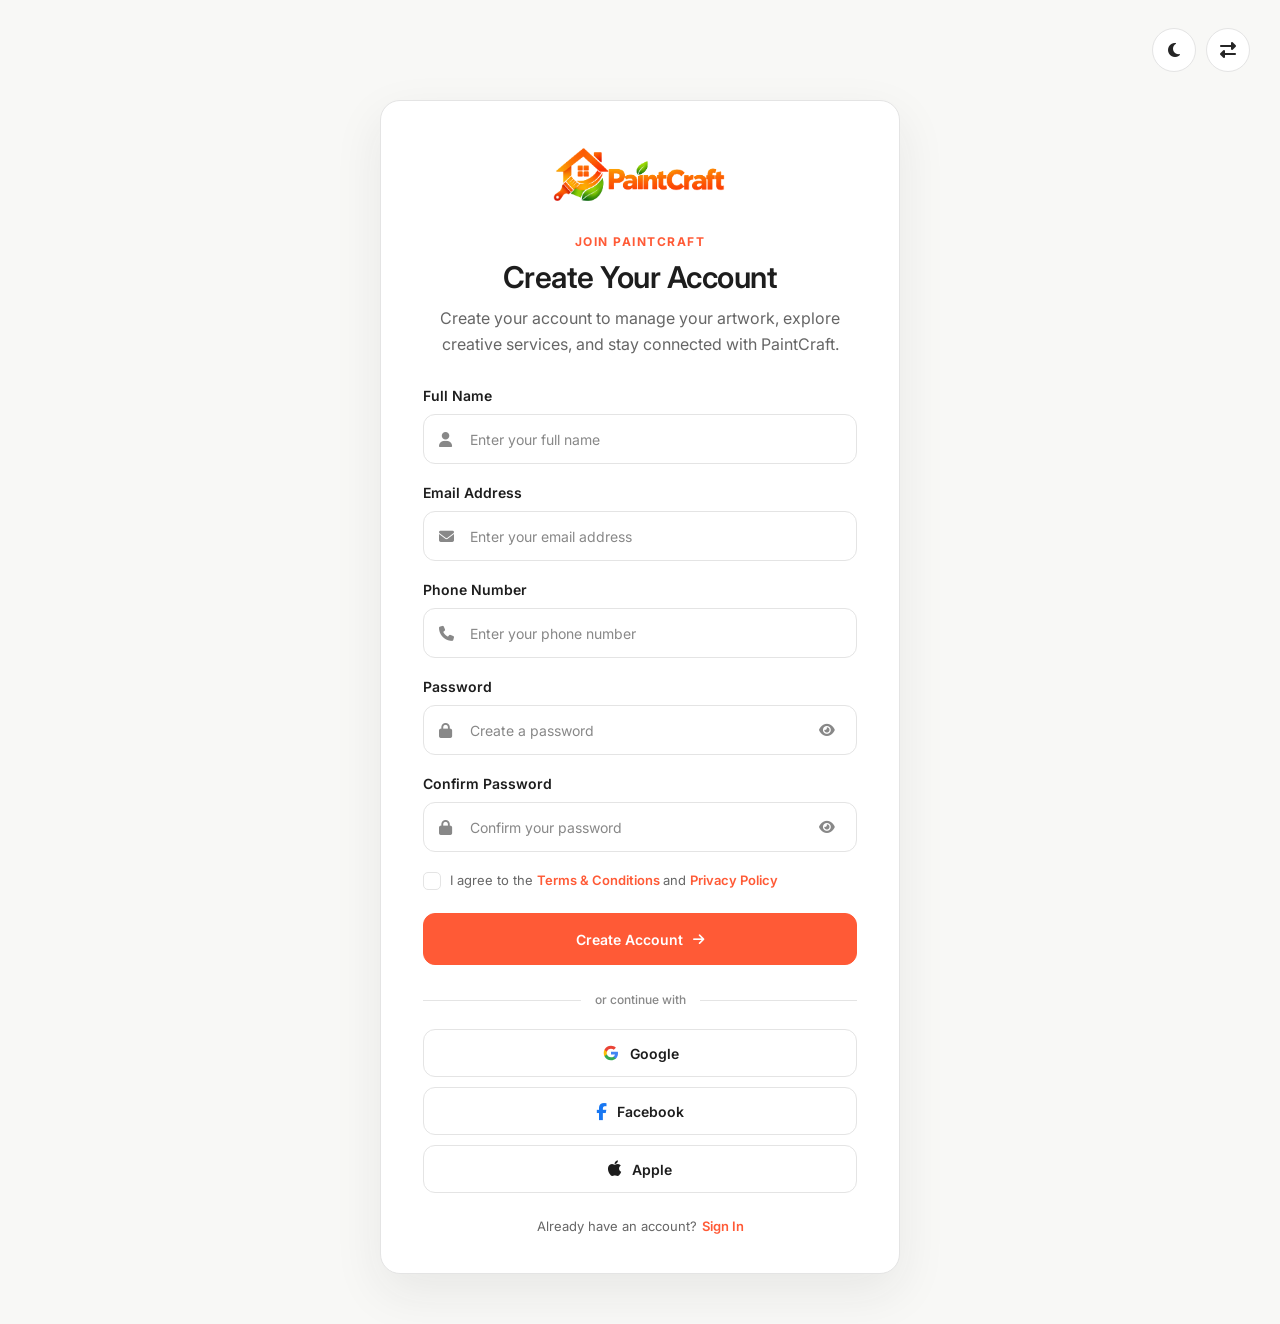
<file: register.html>
<!DOCTYPE html>
<html lang="en" dir="ltr">

<head>

    <!-- =========================================================
         META
    ========================================================== -->

    <meta charset="UTF-8">

    <meta
        name="viewport"
        content="width=device-width, initial-scale=1.0"
    >

    <meta
        name="description"
        content="PaintCraft - Professional Painting & Home Renovation Services"
    >

    <meta
        name="keywords"
        content="painting, home renovation, interior painting, exterior painting, waterproofing"
    >

    <meta
        name="author"
        content="PaintCraft"
    >

    <title>PaintCraft | Painting & Renovation</title>
<link
    rel="icon"
    type="image/png"
    href="images/logo.png"
>

    <!-- =========================================================
         GOOGLE FONT
         Inter - Used Consistently Throughout Website
    ========================================================== -->

    <link
        rel="preconnect"
        href="https://fonts.googleapis.com"
    >

    <link
        rel="preconnect"
        href="https://fonts.gstatic.com"
        crossorigin
    >

    <link
        href="https://fonts.googleapis.com/css2?family=Inter:wght@400;500;600;700;800&display=swap"
        rel="stylesheet"
    >


    <!-- =========================================================
         FONT AWESOME
    ========================================================== -->

    <link
        rel="stylesheet"
        href="https://cdnjs.cloudflare.com/ajax/libs/font-awesome/6.5.2/css/all.min.css"
    >


    <!-- =========================================================
         MAIN CSS
    ========================================================== -->

    <link
        rel="stylesheet"
        href="css/style.css"
    >


    <!-- =========================================================
         RESPONSIVE CSS
    ========================================================== -->

    <link
        rel="stylesheet"
        href="css/responsive.css"
    >

</head>


<body>
<!-- =========================================================
     PAINTCRAFT AUTH CONTROLS
========================================================= -->

<div class="auth-controls">

    <!-- DARK MODE -->
    <button
        type="button"
        class="auth-control-btn"
        id="paintcraftRegisterDarkModeBtn"
        aria-label="Toggle dark mode"
        title="Dark mode"
    >
        <i class="fas fa-moon"></i>
    </button>


    <!-- RTL MODE -->
    <button
        type="button"
        class="auth-control-btn"
        id="paintcraftRegisterRtlBtn"
        aria-label="Toggle RTL mode"
        title="RTL mode"
    >
        <i class="fas fa-right-left"></i>
    </button>

</div>



<!-- =========================================================
     PAINTCRAFT REGISTER PAGE
========================================================= -->

<main class="paintcraft-register-page">

    <section class="paintcraft-register-section">

        <div class="paintcraft-register-container">


            <!-- =================================================
                 REGISTER CARD
            ================================================== -->

            <div class="paintcraft-register-card">


                <!-- =================================================
                     LOGO
                ================================================== -->

                <div class="paintcraft-register-logo">

                    <a href="index.html">

                        <img
                            src="images/logo.png"
                            alt="PaintCraft"
                        >

                    </a>

                </div>



                <!-- =================================================
                     REGISTER HEADER
                ================================================== -->

                <div class="paintcraft-register-header">

                    <span class="paintcraft-register-eyebrow">
                        JOIN PAINTCRAFT
                    </span>

                    <h1 class="paintcraft-register-title">
                        Create Your Account
                    </h1>

                    <p class="paintcraft-register-description">
                        Create your account to manage your artwork,
                        explore creative services, and stay connected
                        with PaintCraft.
                    </p>

                </div>



                <!-- =================================================
                     REGISTER FORM
                ================================================== -->

                <form
                    class="paintcraft-register-form"
                    id="paintcraftRegisterForm"
                >


                    <!-- =================================================
                         FULL NAME
                    ================================================= -->

                    <div class="paintcraft-register-form-group">

                        <label for="paintcraft-register-name">
                            Full Name
                        </label>

                        <div class="paintcraft-register-input-wrapper">

                            <i class="fas fa-user"></i>

                            <input
                                type="text"
                                id="paintcraft-register-name"
                                name="name"
                                placeholder="Enter your full name"
                                autocomplete="name"
                                required
                            >

                        </div>

                    </div>



                    <!-- =================================================
                         EMAIL
                    ================================================= -->

                    <div class="paintcraft-register-form-group">

                        <label for="paintcraft-register-email">
                            Email Address
                        </label>

                        <div class="paintcraft-register-input-wrapper">

                            <i class="fas fa-envelope"></i>

                            <input
                                type="email"
                                id="paintcraft-register-email"
                                name="email"
                                placeholder="Enter your email address"
                                autocomplete="email"
                                required
                            >

                        </div>

                    </div>



                    <!-- =================================================
                         PHONE NUMBER
                    ================================================= -->

                    <div class="paintcraft-register-form-group">

                        <label for="paintcraft-register-phone">
                            Phone Number
                        </label>

                        <div class="paintcraft-register-input-wrapper">

                            <i class="fas fa-phone"></i>

                            <input
                                type="tel"
                                id="paintcraft-register-phone"
                                name="phone"
                                placeholder="Enter your phone number"
                                autocomplete="tel"
                                required
                            >

                        </div>

                    </div>



                    <!-- =================================================
                         PASSWORD
                    ================================================= -->

                    <div class="paintcraft-register-form-group">

                        <label for="paintcraft-register-password">
                            Password
                        </label>

                        <div class="paintcraft-register-input-wrapper">

                            <i class="fas fa-lock"></i>

                            <input
                                type="password"
                                id="paintcraft-register-password"
                                name="password"
                                placeholder="Create a password"
                                autocomplete="new-password"
                                required
                            >

                            <button
                                type="button"
                                class="paintcraft-register-password-toggle"
                                data-target="paintcraft-register-password"
                                aria-label="Show password"
                            >
                                <i class="fas fa-eye"></i>
                            </button>

                        </div>

                    </div>



                    <!-- =================================================
                         CONFIRM PASSWORD
                    ================================================== -->

                    <div class="paintcraft-register-form-group">

                        <label for="paintcraft-register-confirm-password">
                            Confirm Password
                        </label>

                        <div class="paintcraft-register-input-wrapper">

                            <i class="fas fa-lock"></i>

                            <input
                                type="password"
                                id="paintcraft-register-confirm-password"
                                name="confirm_password"
                                placeholder="Confirm your password"
                                autocomplete="new-password"
                                required
                            >

                            <button
                                type="button"
                                class="paintcraft-register-password-toggle"
                                data-target="paintcraft-register-confirm-password"
                                aria-label="Show password"
                            >
                                <i class="fas fa-eye"></i>
                            </button>

                        </div>

                    </div>



                    <!-- =================================================
                         TERMS & CONDITIONS
                    ================================================== -->

                    <div class="paintcraft-register-options">

                        <label class="paintcraft-register-terms">

                            <input
                                type="checkbox"
                                id="paintcraft-register-terms"
                                name="terms"
                                required
                            >

                            <span class="paintcraft-register-checkbox"></span>

                            <span class="paintcraft-register-terms-text">
                                I agree to the
                                <a href="#terms">
                                    Terms & Conditions
                                </a>
                                and
                                <a href="#privacy">
                                    Privacy Policy
                                </a>
                            </span>

                        </label>

                    </div>



                    <!-- =================================================
                         CREATE ACCOUNT BUTTON
                    ================================================== -->

                    <button
                        type="submit"
                        class="paintcraft-register-submit-btn"
                    >

                        <span>
                            Create Account
                        </span>

                        <i class="fas fa-arrow-right"></i>

                    </button>

                </form>



                <!-- =================================================
                     DIVIDER
                ================================================== -->

                <div class="paintcraft-register-divider">

                    <span>
                        or continue with
                    </span>

                </div>



                <!-- =================================================
                     SOCIAL REGISTER
                ================================================== -->

                <div class="paintcraft-register-social">


                    <!-- =================================================
                         GOOGLE
                    ================================================== -->

                    <a
                        href="#"
                        class="paintcraft-register-social-btn paintcraft-register-google"
                        aria-label="Continue with Google"
                    >

                        <svg
                            class="paintcraft-register-google-logo"
                            viewBox="0 0 24 24"
                            aria-hidden="true"
                        >

                            <path
                                d="M21.35 12.27c0-.71-.06-1.4-.18-2.06H12v3.9h5.24a4.48 4.48 0 0 1-1.94 2.94v2.45h3.14c1.84-1.69 2.91-4.18 2.91-7.23Z"
                                fill="#4285F4"
                            />

                            <path
                                d="M12 21.67c2.63 0 4.84-.87 6.45-2.36l-3.14-2.45c-.87.58-1.98.93-3.31.93-2.54 0-4.69-1.72-5.46-4.03H3.3v2.53A9.74 9.74 0 0 0 12 21.67Z"
                                fill="#34A853"
                            />

                            <path
                                d="M6.54 13.76A5.85 5.85 0 0 1 6.23 12c0-.61.11-1.2.31-1.76V7.71H3.3A9.72 9.72 0 0 0 2.27 12c0 1.57.38 3.05 1.03 4.29l3.24-2.53Z"
                                fill="#FBBC05"
                            />

                            <path
                                d="M12 6.21c1.43 0 2.71.49 3.72 1.46l2.79-2.79C16.84 3.29 14.63 2.33 12 2.33a9.74 9.74 0 0 0-8.7 5.38l3.24 2.53C7.31 7.93 9.46 6.21 12 6.21Z"
                                fill="#EA4335"
                            />

                        </svg>

                        <span>
                            Google
                        </span>

                    </a>



                    <!-- =================================================
                         FACEBOOK
                    ================================================== -->

                    <a
                        href="#"
                        class="paintcraft-register-social-btn paintcraft-register-facebook"
                        aria-label="Continue with Facebook"
                    >

                        <i class="fab fa-facebook-f"></i>

                        <span>
                            Facebook
                        </span>

                    </a>



                    <!-- =================================================
                         APPLE
                    ================================================== -->

                    <a
                        href="#"
                        class="paintcraft-register-social-btn paintcraft-register-apple"
                        aria-label="Continue with Apple"
                    >

                        <i class="fab fa-apple"></i>

                        <span>
                            Apple
                        </span>

                    </a>

                </div>



                <!-- =================================================
                     LOGIN LINK
                ================================================== -->

                <div class="paintcraft-register-login">

                    <span>
                        Already have an account?
                    </span>

                    <a href="login.html">
                        Sign In
                    </a>

                </div>


            </div>

        </div>

    </section>

</main>



<!-- =========================================================
     PAINTCRAFT REGISTER SCRIPT
========================================================= -->


<script src="js/script.js"></script>


</body>

</html>
</file>
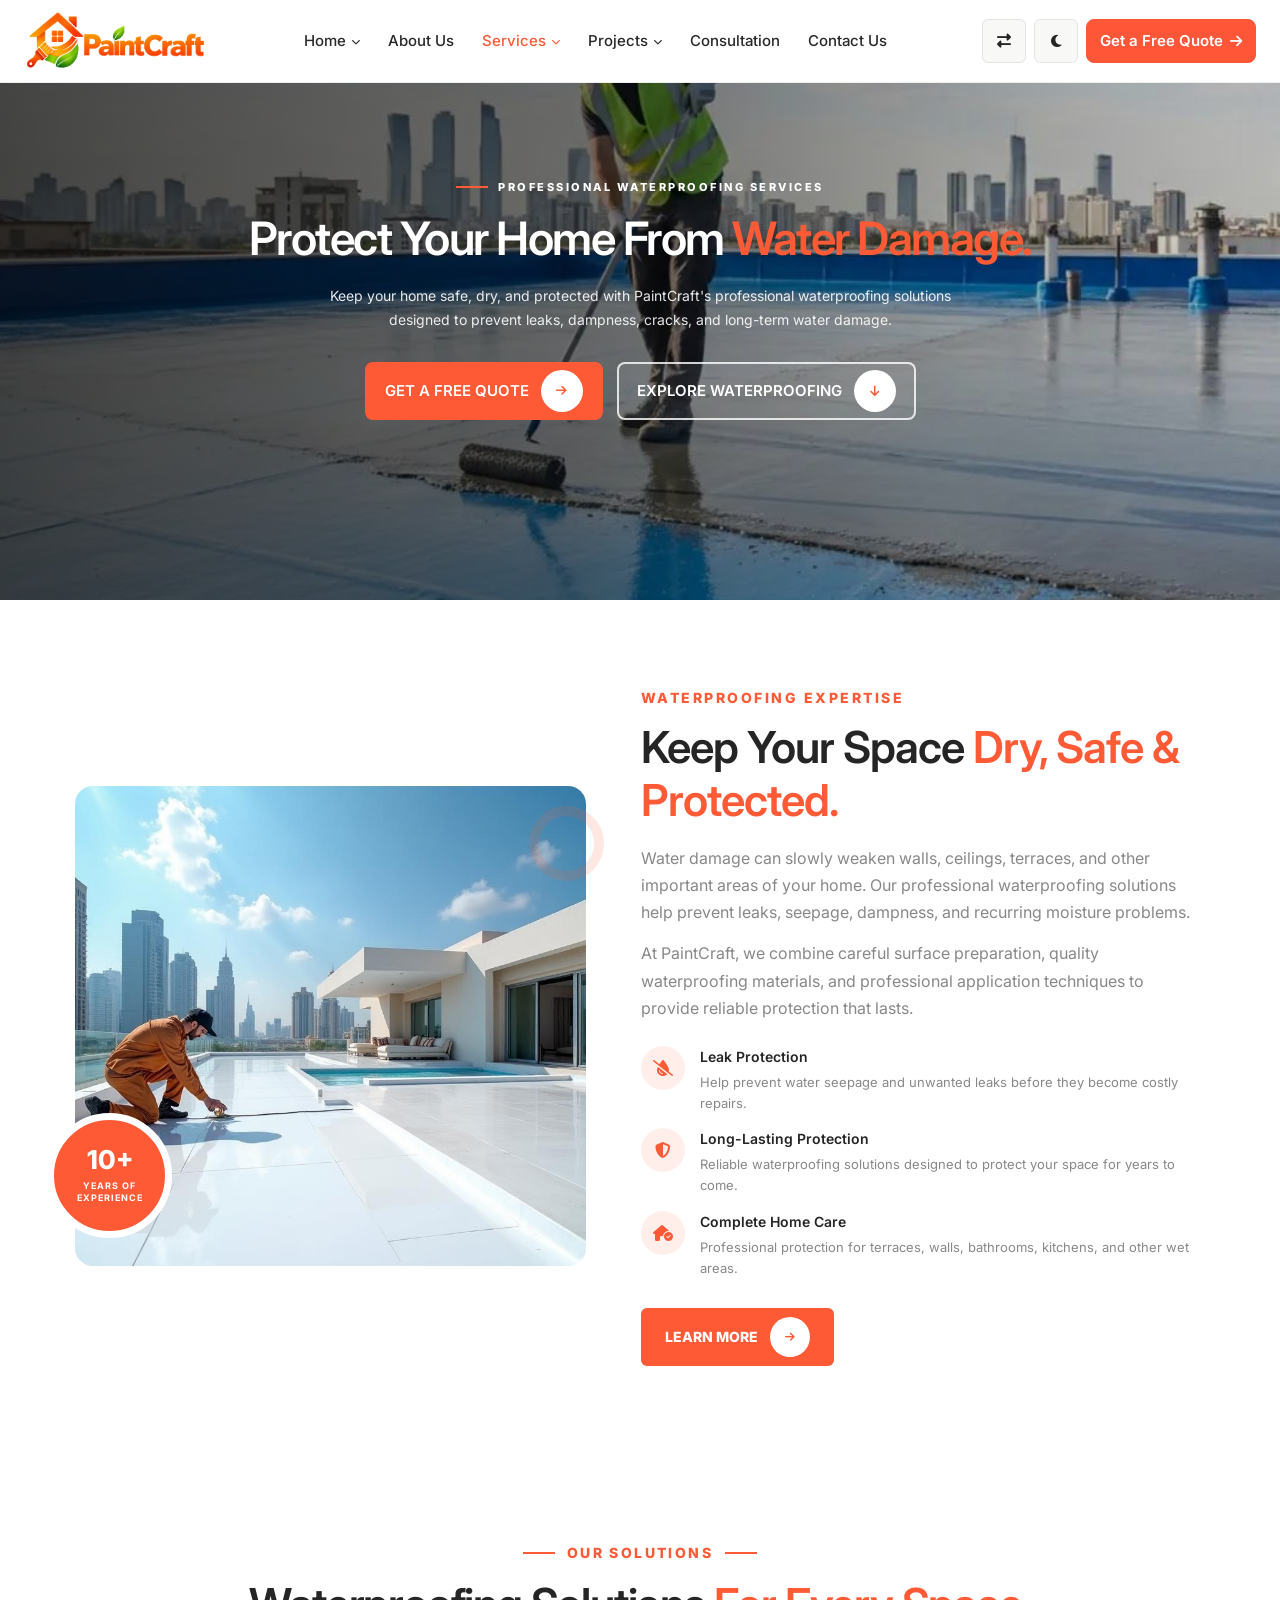
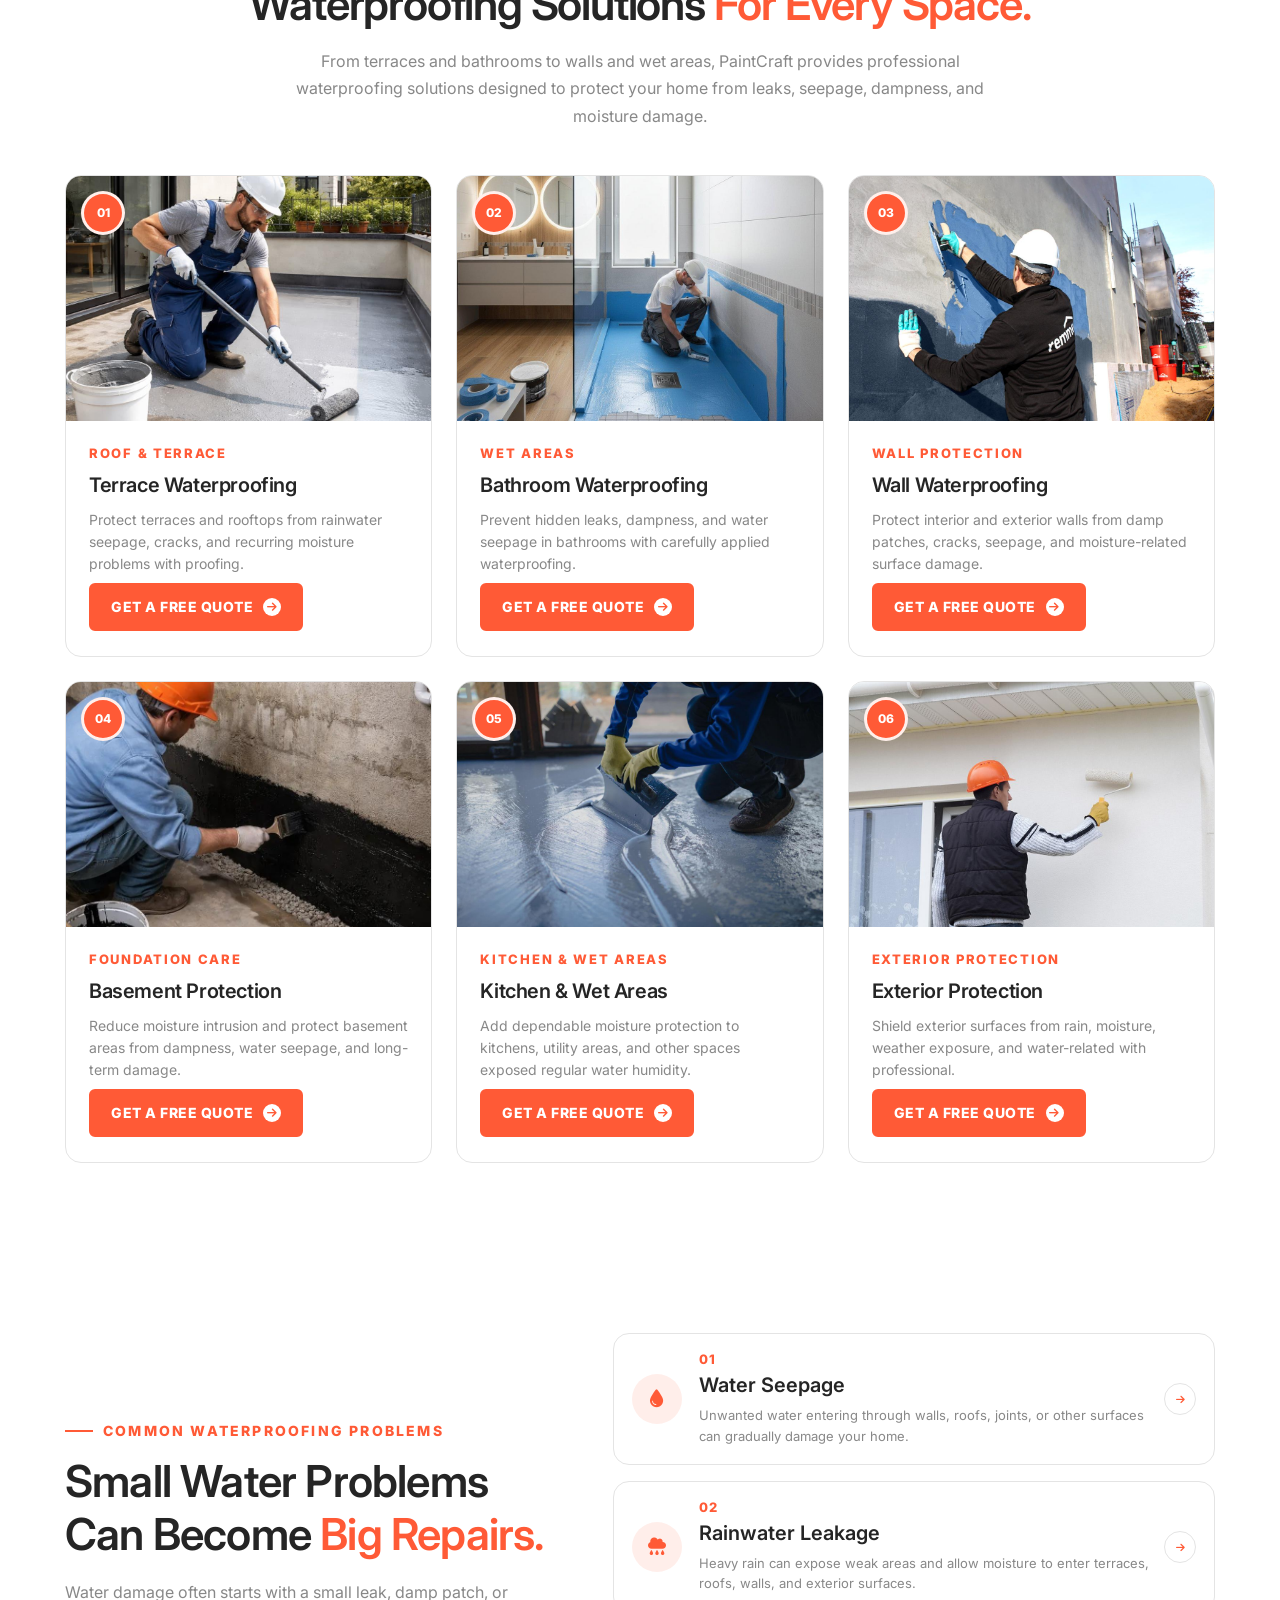
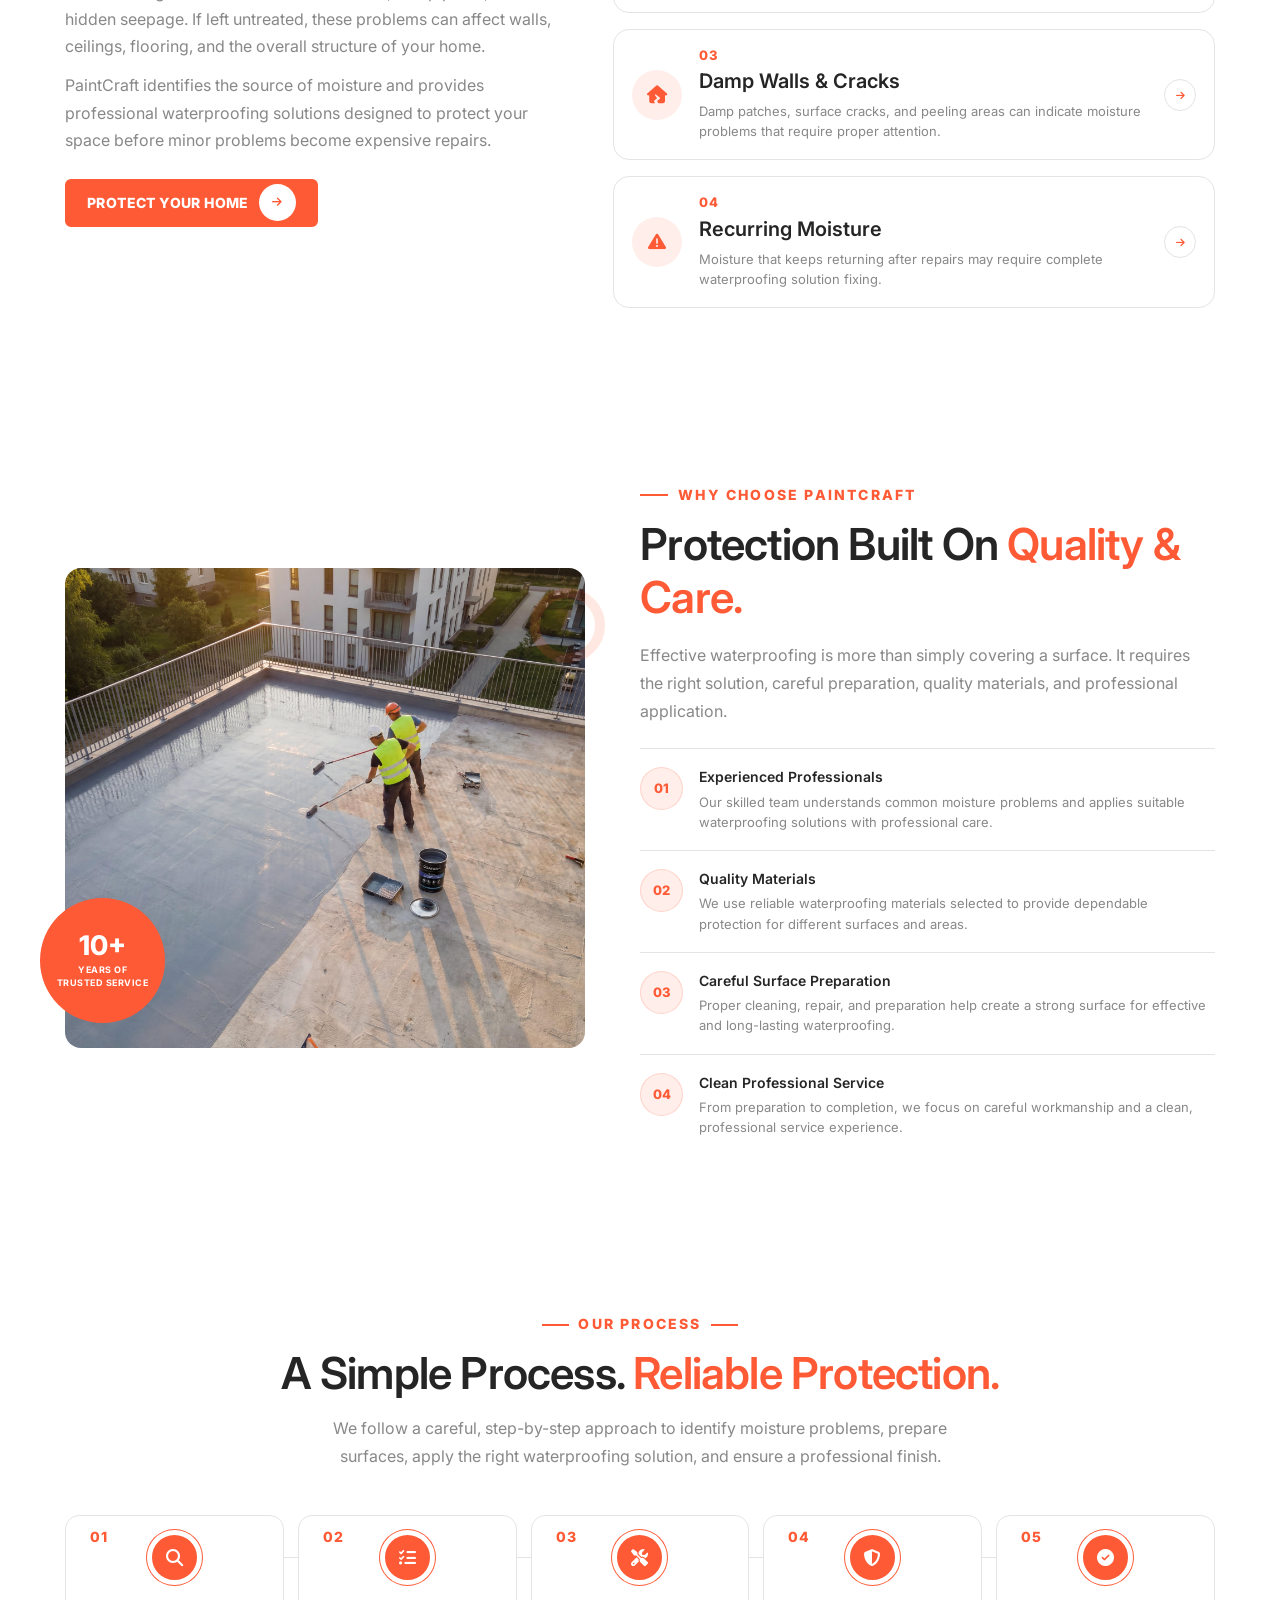
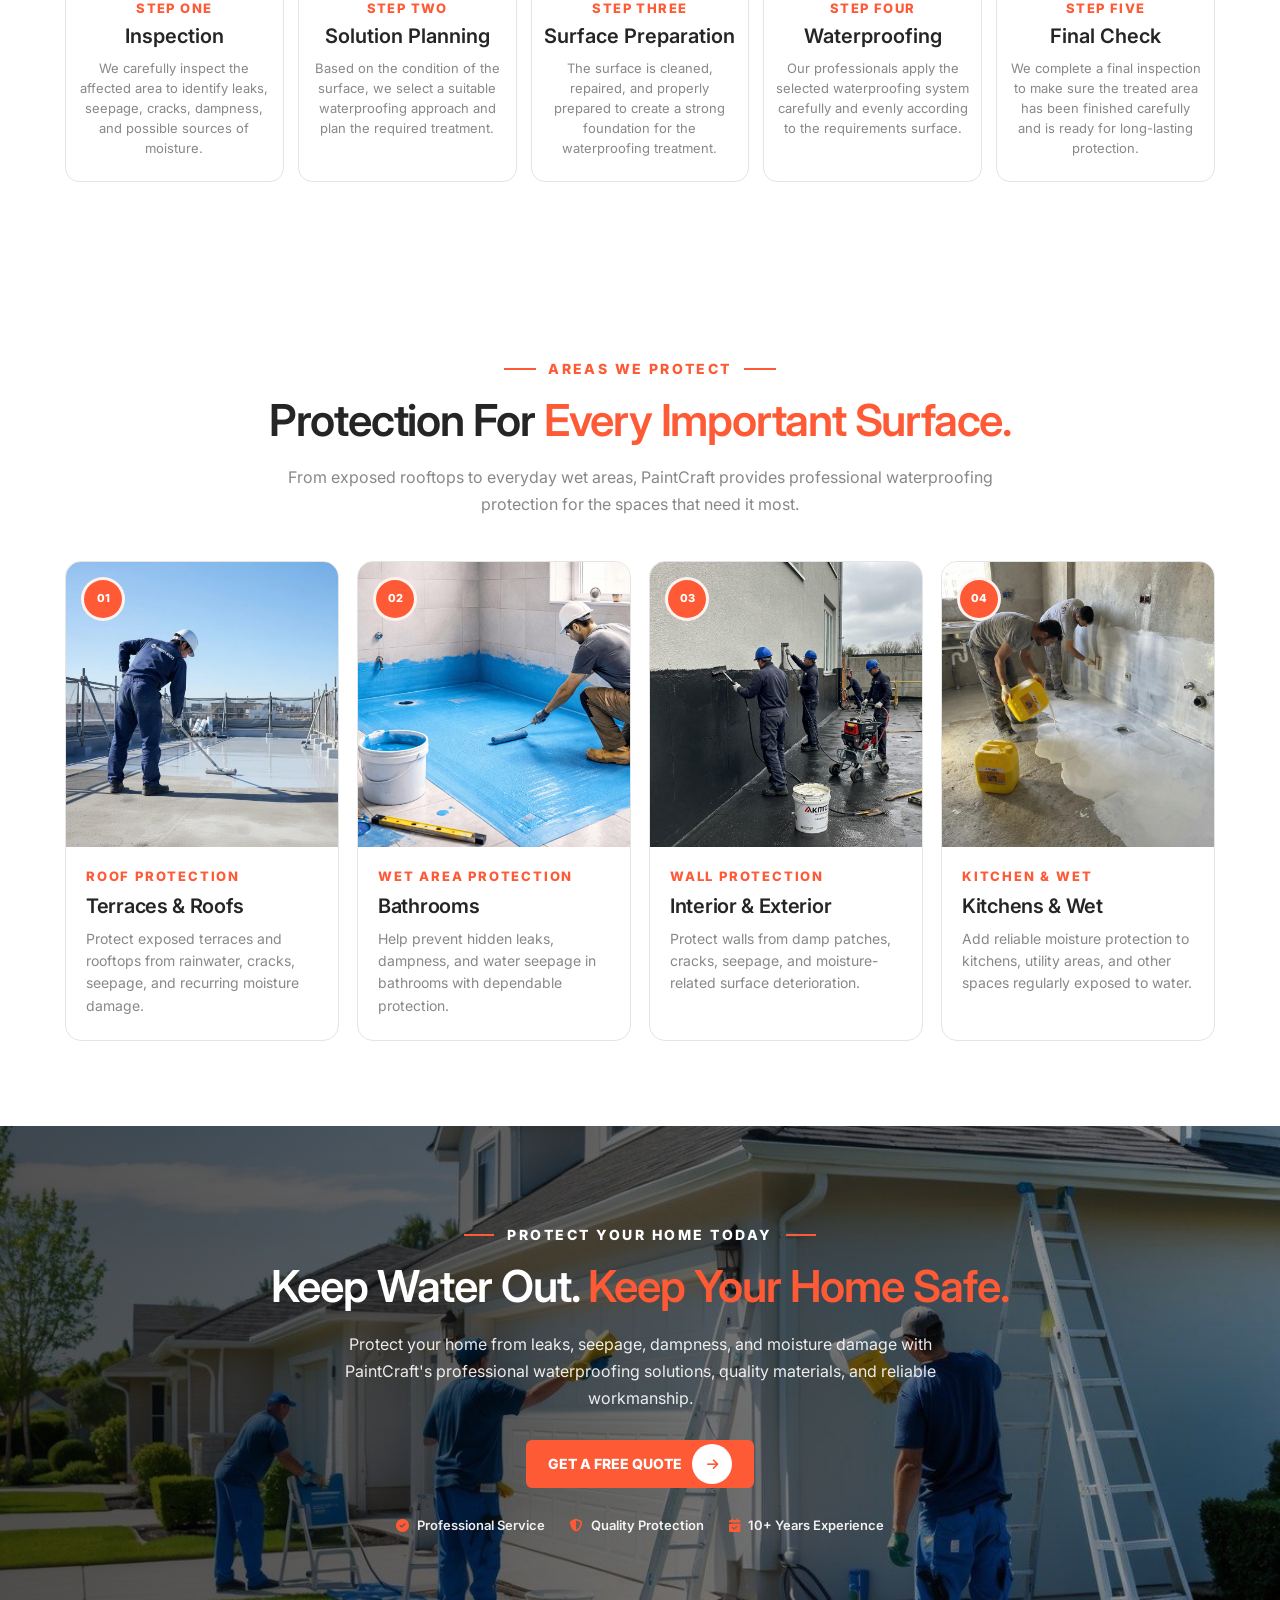
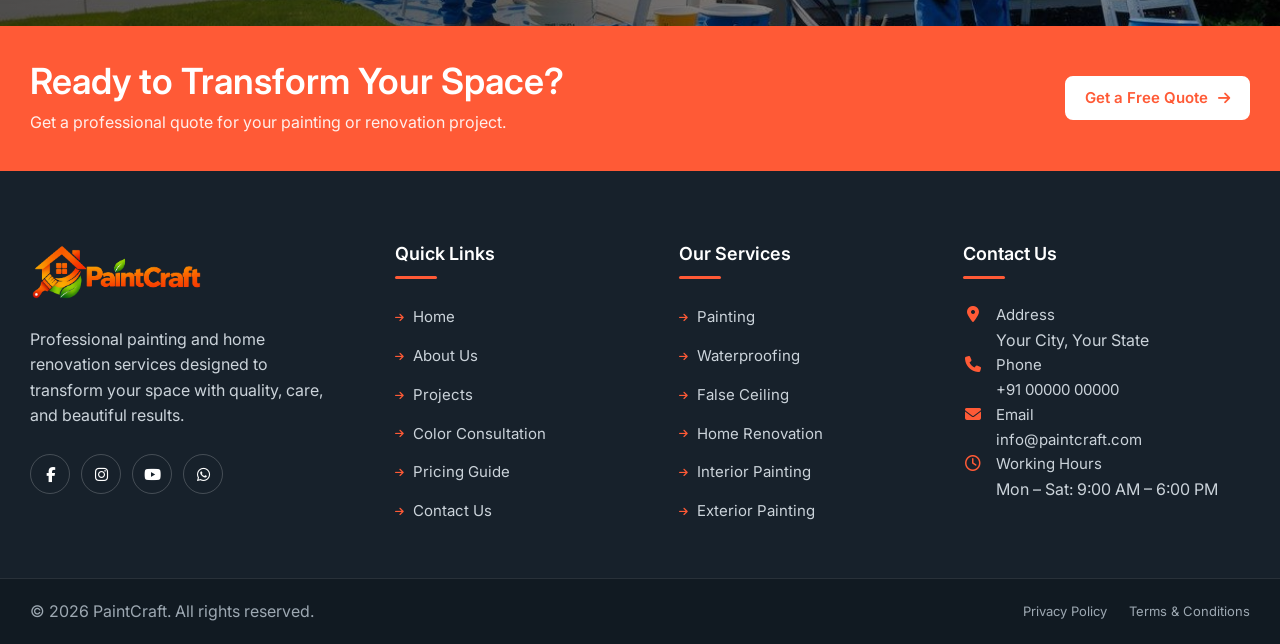
<file: waterproofing.html>
<!DOCTYPE html>
<html lang="en" dir="ltr">

<head>

    <!-- =========================================================
         META
    ========================================================== -->

    <meta charset="UTF-8">

    <meta
        name="viewport"
        content="width=device-width, initial-scale=1.0"
    >

    <meta
        name="description"
        content="PaintCraft - Professional Painting & Home Renovation Services"
    >

    <meta
        name="keywords"
        content="painting, home renovation, interior painting, exterior painting, waterproofing"
    >

    <meta
        name="author"
        content="PaintCraft"
    >

    <title>PaintCraft | Painting & Renovation</title>
<link
    rel="icon"
    type="image/png"
    href="images/logo.png"
>

    <!-- =========================================================
         GOOGLE FONT
         Inter - Used Consistently Throughout Website
    ========================================================== -->

    <link
        rel="preconnect"
        href="https://fonts.googleapis.com"
    >

    <link
        rel="preconnect"
        href="https://fonts.gstatic.com"
        crossorigin
    >

    <link
        href="https://fonts.googleapis.com/css2?family=Inter:wght@400;500;600;700;800&display=swap"
        rel="stylesheet"
    >


    <!-- =========================================================
         FONT AWESOME
    ========================================================== -->

    <link
        rel="stylesheet"
        href="https://cdnjs.cloudflare.com/ajax/libs/font-awesome/6.5.2/css/all.min.css"
    >


    <!-- =========================================================
         MAIN CSS
    ========================================================== -->

    <link
        rel="stylesheet"
        href="css/style.css"
    >


    <!-- =========================================================
         RESPONSIVE CSS
    ========================================================== -->

    <link
        rel="stylesheet"
        href="css/responsive.css"
    >

</head>


<body>

    <!-- =========================================================
         SITE HEADER
    ========================================================== -->

    <header class="site-header">


        <!-- =====================================================
             HEADER CONTAINER
        ====================================================== -->

        <div class="header-container">


            <!-- =================================================
                 LOGO
            ================================================== -->

            <a
                href="index.html"
                class="site-logo"
                aria-label="PaintCraft Home"
            >

                <img
                    src="images/logo.png"
                    alt="PaintCraft"
                    class="logo-image"
                >

            </a>


            <!-- =================================================
                 DESKTOP NAVIGATION
            ================================================== -->

            <nav
                class="desktop-navigation"
                aria-label="Main Navigation"
            >

                <ul class="nav-menu">


                    <!-- =========================================
                         HOME
                    ========================================== -->

                    <li class="nav-item has-dropdown">

                        <button
                            type="button"
                            class="nav-link dropdown-toggle"
                            aria-expanded="false"
                        >

                            <span>Home</span>

                            <i class="fa-solid fa-chevron-down"></i>

                        </button>


                        <ul class="dropdown-menu">

                            <li>
                                <a href="index.html">
                                    Home 1
                                </a>
                            </li>

                            <li>
                                <a href="home-2.html">
                                    Home 2
                                </a>
                            </li>

                        </ul>

                    </li>


                    <!-- =========================================
                         ABOUT US
                    ========================================== -->

                    <li class="nav-item">

                        <a
                            href="about.html"
                            class="nav-link"
                        >
                            About Us
                        </a>

                    </li>


                    <!-- =========================================
                         SERVICES
                    ========================================== -->

                    <li class="nav-item has-dropdown">

                        <button
                            type="button"
                            class="nav-link dropdown-toggle active"
                            aria-expanded="false"
                        >

                            <span>Services</span>

                            <i class="fa-solid fa-chevron-down"></i>

                        </button>


                        <ul class="dropdown-menu">

                            <li>
                                <a href="painting.html">
                                    Painting
                                </a>
                            </li>

                            <li>
                                <a href="waterproofing.html"class="active">
                                    Waterproofing
                                </a>
                            </li>

                            <li>
                                <a href="false-ceiling.html">
                                    False Ceiling
                                </a>
                            </li>

                            <li>
                                <a href="home-renovation.html">
                                    Home Renovation
                                </a>
                            </li>

                        </ul>

                    </li>


                    <!-- =========================================
                         PROJECTS
                    ========================================== -->

                    <li class="nav-item has-dropdown">

                        <button
                            type="button"
                            class="nav-link dropdown-toggle"
                            aria-expanded="false"
                        >

                            <span>Projects</span>

                            <i class="fa-solid fa-chevron-down"></i>

                        </button>


                        <ul class="dropdown-menu">

                            

                            <li>
                                <a href="interior-projects.html">
                                    Interior Projects
                                </a>
                            </li>

                            <li>
                                <a href="exterior-projects.html">
                                    Exterior Projects
                                </a>
                            </li>

                           

                           

                        </ul>

                    </li>


                    <!-- =========================================
                         COLOR CONSULTATION
                    ========================================== -->

                    <li class="nav-item">

                        <a
                            href="consultation.html"
                            class="nav-link"
                        >
                            Consultation
                        </a>

                    </li>


                    


                    <!-- =========================================
                         CONTACT US
                    ========================================== -->

                    <li class="nav-item">

                        <a
                            href="contact.html"
                            class="nav-link"
                        >
                            Contact Us
                        </a>

                    </li>

                </ul>

            </nav>


            <!-- =================================================
                 DESKTOP HEADER ACTIONS

                 IMPORTANT:
                 These buttons are ONLY for desktop.
            ================================================== -->

            <div class="desktop-header-actions">


                <!-- =============================================
                     RTL TOGGLE
                ============================================== -->

                <button
                    type="button"
                    class="header-action-btn rtl-btn"
                    id="rtlToggle"
                    aria-label="Switch to RTL"
                    aria-pressed="false"
                >

                    <i class="fa-solid fa-right-left"></i>

                </button>


                <!-- =============================================
                     DARK MODE TOGGLE
                ============================================== -->

                <button
                    type="button"
                    class="header-action-btn dark-mode-btn"
                    id="darkModeToggle"
                    aria-label="Toggle dark mode"
                    aria-pressed="false"
                >

                    <i class="fa-solid fa-moon"></i>

                </button>


                

                <!-- =============================================
                     GET A FREE QUOTE
                ============================================== -->

                <a
    href="get a quote.html"
    class="primary-btn header-quote-btn"
>
    <span>Get a Free Quote</span>
    <i class="fa-solid fa-arrow-right"></i>
</a>


            </div>


            <!-- =================================================
                 HAMBURGER BUTTON

                 MOBILE
                 IPAD MINI
                 IPAD PRO
            ================================================== -->

            <button
                type="button"
                class="hamburger-button"
                id="hamburgerButton"
                aria-label="Open menu"
                aria-expanded="false"
                aria-controls="mobileNavigation"
            >

                <span class="hamburger-line"></span>

                <span class="hamburger-line"></span>

                <span class="hamburger-line"></span>

            </button>


        </div>


        <!-- =====================================================
             MOBILE / TABLET NAVIGATION

             ALL MENUS + ALL BUTTONS ARE INSIDE
             THE HAMBURGER MENU
        ====================================================== -->

        <div
            class="mobile-navigation"
            id="mobileNavigation"
            aria-hidden="true"
        >

            <div class="mobile-navigation-inner">


                <!-- =================================================
                     MOBILE MENU HEADER
                ================================================== -->

                <div class="mobile-menu-header">

                    <span class="mobile-menu-title">
                        Menu
                    </span>


                    <button
                        type="button"
                        class="mobile-menu-close"
                        id="mobileMenuClose"
                        aria-label="Close menu"
                    >

                        <i class="fa-solid fa-xmark"></i>

                    </button>

                </div>


                <!-- =================================================
                     MOBILE NAVIGATION
                ================================================== -->

                <nav
                    class="mobile-menu"
                    aria-label="Mobile Navigation"
                >

                    <ul class="mobile-nav-list">


                        <!-- =========================================
                             HOME
                        ========================================== -->

                        <li class="mobile-nav-item has-mobile-dropdown">

                            <button
                                type="button"
                                class="mobile-nav-link mobile-dropdown-toggle"
                                aria-expanded="false"
                            >

                                <span>
                                    Home
                                </span>

                                <i class="fa-solid fa-chevron-down"></i>

                            </button>


                            <ul class="mobile-dropdown-menu">

                                <li>
                                    <a href="index.html">
                                        Home 1
                                    </a>
                                </li>

                                <li>
                                    <a href="home-2.html">
                                        Home 2
                                    </a>
                                </li>

                            </ul>

                        </li>


                        <!-- =========================================
                             ABOUT US
                        ========================================== -->

                        <li class="mobile-nav-item">

                            <a
                                href="about.html"
                                class="mobile-nav-link"
                            >
                                About Us
                            </a>

                        </li>


                        <!-- =========================================
                             SERVICES
                        ========================================== -->

                        <li class="mobile-nav-item has-mobile-dropdown">

                            <button
                                type="button"
                                class="mobile-nav-link mobile-dropdown-toggle active"
                                aria-expanded="false"
                            >

                                <span>
                                    Services
                                </span>

                                <i class="fa-solid fa-chevron-down"></i>

                            </button>


                            <ul class="mobile-dropdown-menu">

                                <li>
                                    <a href="painting.html">
                                        Painting
                                    </a>
                                </li>

                                <li>
                                    <a href="waterproofing.html"class="active">
                                        Waterproofing
                                    </a>
                                </li>

                                <li>
                                    <a href="false-ceiling.html">
                                        False Ceiling
                                    </a>
                                </li>

                                <li>
                                    <a href="home-renovation.html">
                                        Home Renovation
                                    </a>
                                </li>

                            </ul>

                        </li>


                        <!-- =========================================
                             PROJECTS
                        ========================================== -->

                        <li class="mobile-nav-item has-mobile-dropdown">

                            <button
                                type="button"
                                class="mobile-nav-link mobile-dropdown-toggle"
                                aria-expanded="false"
                            >

                                <span>
                                    Projects
                                </span>

                                <i class="fa-solid fa-chevron-down"></i>

                            </button>


                            <ul class="mobile-dropdown-menu">

                                

                                <li>
                                    <a href="interior-projects.html">
                                        Interior Projects
                                    </a>
                                </li>

                                <li>
                                    <a href="exterior-projects.html">
                                        Exterior Projects
                                    </a>
                                </li>

                              

                                

                            </ul>

                        </li>


                        <!-- =========================================
                             COLOR CONSULTATION
                        ========================================== -->

                        <li class="mobile-nav-item">

                            <a
                                href="consultation.html"
                                class="mobile-nav-link"
                            >
                                Consultation
                            </a>

                        </li>


                        


                        <!-- =========================================
                             CONTACT US
                        ========================================== -->

                        <li class="mobile-nav-item">

                            <a
                                href="get a quote.html"
                                class="mobile-nav-link"
                            >
                                Contact Us
                            </a>

                        </li>


                    </ul>

                </nav>


                <!-- =================================================
                     MOBILE HEADER ACTIONS

                     THESE ARE INSIDE THE HAMBURGER DRAWER

                     RTL
                     DARK MODE
                     LOGIN
                     GET A FREE QUOTE
                ================================================== -->

                <div class="mobile-header-actions">


                    <!-- =============================================
                         RTL TOGGLE
                    ============================================== -->

                    <button
                        type="button"
                        class="mobile-action-btn rtl-btn"
                        id="mobileRtlToggle"
                        aria-label="Switch to RTL"
                        aria-pressed="false"
                    >

                        <i class="fa-solid fa-right-left"></i>

                    </button>


                    <!-- =============================================
                         DARK MODE TOGGLE
                    ============================================== -->

                    <button
                        type="button"
                        class="mobile-action-btn dark-mode-btn"
                        id="mobileDarkModeToggle"
                        aria-label="Toggle dark mode"
                        aria-pressed="false"
                    >

                        <i class="fa-solid fa-moon"></i>

                    </button>


                    


                    <!-- =============================================
                         GET A FREE QUOTE
                    ============================================== -->

                    <!-- =================================================
     GET A FREE QUOTE — MOBILE PRIMARY CTA
================================================== -->

<a
    href="get a quote.html"
    class="primary-btn mobile-quote-btn"
>
    <span>
        Get a Free Quote
    </span>

    <i class="fa-solid fa-arrow-right"></i>
</a>

                </div>


            </div>

        </div>


    </header>


    <!-- =========================================================
         MAIN CONTENT
    ========================================================== -->

    <main id="main-content">
<! =========================================================
   PAINTCRAFT
   WATERPROOFING PAGE
   SECTION 01: WATERPROOFING HERO
   PART 1 - HTML
========================================================= !>

<section
    class="waterproofing-page-hero"
    id="waterproofingPageHero"
>

    <!-- =========================================
         BACKGROUND IMAGE
    ========================================== -->

    <div
        class="waterproofing-page-hero-background"
        aria-hidden="true"
    >

        <img
            src="images/waterproofing-hero.jpg"
            alt=""
            class="waterproofing-page-hero-background-image"
        >

    </div>


    <!-- =========================================
         DARK OVERLAY
    ========================================== -->

    <div
        class="waterproofing-page-hero-overlay"
        aria-hidden="true"
    ></div>


    <!-- =========================================
         HERO CONTAINER
    ========================================== -->

    <div class="waterproofing-page-hero-container">

        <div class="waterproofing-page-hero-content">


            <!-- =====================================
                 EYEBROW
            ====================================== -->

            <span class="waterproofing-page-hero-eyebrow">
                PROFESSIONAL WATERPROOFING SERVICES
            </span>


            <!-- =====================================
                 MAIN HEADING
            ====================================== -->

            <h1 class="waterproofing-page-hero-title">
                Protect Your Home From
                <span>Water Damage.</span>
            </h1>


            <!-- =====================================
                 DESCRIPTION
            ====================================== -->

            <p class="waterproofing-page-hero-description">
                Keep your home safe, dry, and protected with PaintCraft's
                professional waterproofing solutions designed to prevent
                leaks, dampness, cracks, and long-term water damage.
            </p>


            <!-- =====================================
                 HERO ACTIONS
            ====================================== -->

            <div class="waterproofing-page-hero-actions">


                <!-- Primary Button -->

                <a
                    href="get-a-quote.html"
                    class="waterproofing-page-hero-primary-button"
                >

                    <span>
                        Get a Free Quote
                    </span>

                    <i class="fa-solid fa-arrow-right"></i>

                </a>


                <!-- Secondary Button -->

                <a
                    href="#waterproofingIntroduction"
                    class="waterproofing-page-hero-secondary-button"
                >

                    <span>
                        Explore Waterproofing
                    </span>

                    <i class="fa-solid fa-arrow-down"></i>

                </a>


            </div>

        </div>

    </div>

</section>
<!-- =========================================================
     PAINTCRAFT
     WATERPROOFING PAGE
     SECTION 02 - WATERPROOFING INTRODUCTION
     PART 1 - HTML
========================================================= -->

<section
    class="waterproofing-intro-section"
    id="waterproofingIntroduction"
>

    <div class="waterproofing-intro-container">

        <!-- =================================================
             LEFT - IMAGE
        ================================================== -->

        <div class="waterproofing-intro-visual">

            <div class="waterproofing-intro-image-wrapper">

                <img
                    src="images/waterproofing-intro.jpg"
                    alt="Professional waterproofing service for home"
                    class="waterproofing-intro-image"
                    loading="lazy"
                >

            </div>


            <!-- Experience Badge -->

            <div class="waterproofing-intro-badge">

                <strong>10+</strong>

                <span>Years of<br>Experience</span>

            </div>


            <!-- Decorative Element -->

            <div
                class="waterproofing-intro-decoration"
                aria-hidden="true"
            ></div>

        </div>


        <!-- =================================================
             RIGHT - CONTENT
        ================================================== -->

        <div class="waterproofing-intro-content">

            <span class="waterproofing-intro-eyebrow">
                WATERPROOFING EXPERTISE
            </span>


            <h2 class="waterproofing-intro-title">
                Keep Your Space
                <span>Dry, Safe &amp; Protected.</span>
            </h2>


            <p class="waterproofing-intro-description">
                Water damage can slowly weaken walls, ceilings,
                terraces, and other important areas of your home.
                Our professional waterproofing solutions help
                prevent leaks, seepage, dampness, and recurring
                moisture problems.
            </p>


            <p class="waterproofing-intro-description">
                At PaintCraft, we combine careful surface
                preparation, quality waterproofing materials,
                and professional application techniques to
                provide reliable protection that lasts.
            </p>


            <!-- =================================================
                 FEATURES
            ================================================== -->

            <div class="waterproofing-intro-features">


                <!-- Feature 01 -->

                <div class="waterproofing-intro-feature">

                    <span class="waterproofing-intro-feature-icon">
                        <i class="fa-solid fa-droplet-slash"></i>
                    </span>

                    <div class="waterproofing-intro-feature-content">

                        <h3>
                            Leak Protection
                        </h3>

                        <p>
                            Help prevent water seepage and
                            unwanted leaks before they become
                            costly repairs.
                        </p>

                    </div>

                </div>


                <!-- Feature 02 -->

                <div class="waterproofing-intro-feature">

                    <span class="waterproofing-intro-feature-icon">
                        <i class="fa-solid fa-shield-halved"></i>
                    </span>

                    <div class="waterproofing-intro-feature-content">

                        <h3>
                            Long-Lasting Protection
                        </h3>

                        <p>
                            Reliable waterproofing solutions
                            designed to protect your space for
                            years to come.
                        </p>

                    </div>

                </div>


                <!-- Feature 03 -->

                <div class="waterproofing-intro-feature">

                    <span class="waterproofing-intro-feature-icon">
                        <i class="fa-solid fa-house-circle-check"></i>
                    </span>

                    <div class="waterproofing-intro-feature-content">

                        <h3>
                            Complete Home Care
                        </h3>

                        <p>
                            Professional protection for
                            terraces, walls, bathrooms, kitchens,
                            and other wet areas.
                        </p>

                    </div>

                </div>

            </div>


            <!-- =================================================
                 BUTTON
            ================================================== -->

            <div class="waterproofing-intro-action">

                <a
                    href="get-a-quote.html"
                    class="waterproofing-intro-button"
                >

                    <span>
                        Learn More
                    </span>

                    <i class="fa-solid fa-arrow-right"></i>

                </a>

            </div>

        </div>

    </div>

</section>
<!-- =========================================================
     WATERPROOFING PAGE
     SECTION 03: WATERPROOFING SOLUTIONS
     PART 1 - HTML
========================================================= -->

<section class="waterproofing-solutions-section" id="waterproofingSolutions">

    <div class="waterproofing-solutions-container">

        <!-- Section Header -->
        <div class="waterproofing-solutions-header">

            <div class="waterproofing-solutions-heading">

                <span class="waterproofing-solutions-eyebrow">
                    OUR SOLUTIONS
                </span>

                <h2 class="waterproofing-solutions-title">
                    Waterproofing Solutions
                    <span>For Every Space.</span>
                </h2>

            </div>

            <p class="waterproofing-solutions-intro">
                From terraces and bathrooms to walls and wet areas,
                PaintCraft provides professional waterproofing solutions
                designed to protect your home from leaks, seepage,
                dampness, and moisture damage.
            </p>

        </div>


        <!-- Solutions Grid -->
        <div class="waterproofing-solutions-grid">


            <!-- Solution 01 -->
            <article class="waterproofing-solution-card">

                <a href="get-a-quote.html"
                   class="waterproofing-solution-image-link"
                   aria-label="Terrace Waterproofing">

                    <div class="waterproofing-solution-image-wrapper">

                        <img
                            src="images/waterproofing-terrace.jpg"
                            alt="Professional terrace waterproofing service"
                            class="waterproofing-solution-image"
                            loading="lazy"
                        >

                        <span class="waterproofing-solution-number">
                            01
                        </span>

                        <span class="waterproofing-solution-image-overlay">
                            <span class="waterproofing-solution-view">
                                <i class="fa-solid fa-arrow-right"></i>
                            </span>
                        </span>

                    </div>

                </a>

                <div class="waterproofing-solution-content">

                    <span class="waterproofing-solution-category">
                        ROOF & TERRACE
                    </span>

                    <h3 class="waterproofing-solution-title">
                        Terrace Waterproofing
                    </h3>

                    <p class="waterproofing-solution-description">
                        Protect terraces and rooftops from rainwater
                        seepage, cracks, and recurring moisture problems
                        with proofing.
                    </p>

                    <a href="get-a-quote.html"
                       class="waterproofing-solution-link">
                        <span>Get a Free Quote</span>
                        <i class="fa-solid fa-arrow-right"></i>
                    </a>

                </div>

            </article>


            <!-- Solution 02 -->
            <article class="waterproofing-solution-card">

                <a href="get-a-quote.html"
                   class="waterproofing-solution-image-link"
                   aria-label="Bathroom Waterproofing">

                    <div class="waterproofing-solution-image-wrapper">

                        <img
                            src="images/waterproofing-bathroom.jpg"
                            alt="Professional bathroom waterproofing service"
                            class="waterproofing-solution-image"
                            loading="lazy"
                        >

                        <span class="waterproofing-solution-number">
                            02
                        </span>

                        <span class="waterproofing-solution-image-overlay">
                            <span class="waterproofing-solution-view">
                                <i class="fa-solid fa-arrow-right"></i>
                            </span>
                        </span>

                    </div>

                </a>

                <div class="waterproofing-solution-content">

                    <span class="waterproofing-solution-category">
                        WET AREAS
                    </span>

                    <h3 class="waterproofing-solution-title">
                        Bathroom Waterproofing
                    </h3>

                    <p class="waterproofing-solution-description">
                        Prevent hidden leaks, dampness, and water seepage
                        in bathrooms with carefully applied waterproofing.
                    </p>

                    <a href="get-a-quote.html"
                       class="waterproofing-solution-link">
                        <span>Get a Free Quote</span>
                        <i class="fa-solid fa-arrow-right"></i>
                    </a>

                </div>

            </article>


            <!-- Solution 03 -->
            <article class="waterproofing-solution-card">

                <a href="get-a-quote.html"
                   class="waterproofing-solution-image-link"
                   aria-label="Wall Waterproofing">

                    <div class="waterproofing-solution-image-wrapper">

                        <img
                            src="images/waterproofing-wall.jpg"
                            alt="Professional wall waterproofing service"
                            class="waterproofing-solution-image"
                            loading="lazy"
                        >

                        <span class="waterproofing-solution-number">
                            03
                        </span>

                        <span class="waterproofing-solution-image-overlay">
                            <span class="waterproofing-solution-view">
                                <i class="fa-solid fa-arrow-right"></i>
                            </span>
                        </span>

                    </div>

                </a>

                <div class="waterproofing-solution-content">

                    <span class="waterproofing-solution-category">
                        WALL PROTECTION
                    </span>

                    <h3 class="waterproofing-solution-title">
                        Wall Waterproofing
                    </h3>

                    <p class="waterproofing-solution-description">
                        Protect interior and exterior walls from damp
                        patches, cracks, seepage, and moisture-related
                        surface damage.
                    </p>

                    <a href="get-a-quote.html"
                       class="waterproofing-solution-link">
                        <span>Get a Free Quote</span>
                        <i class="fa-solid fa-arrow-right"></i>
                    </a>

                </div>

            </article>


            <!-- Solution 04 -->
            <article class="waterproofing-solution-card">

                <a href="get-a-quote.html"
                   class="waterproofing-solution-image-link"
                   aria-label="Basement Protection">

                    <div class="waterproofing-solution-image-wrapper">

                        <img
                            src="images/waterproofing-basement.jpg"
                            alt="Professional basement waterproofing protection"
                            class="waterproofing-solution-image"
                            loading="lazy"
                        >

                        <span class="waterproofing-solution-number">
                            04
                        </span>

                        <span class="waterproofing-solution-image-overlay">
                            <span class="waterproofing-solution-view">
                                <i class="fa-solid fa-arrow-right"></i>
                            </span>
                        </span>

                    </div>

                </a>

                <div class="waterproofing-solution-content">

                    <span class="waterproofing-solution-category">
                        FOUNDATION CARE
                    </span>

                    <h3 class="waterproofing-solution-title">
                        Basement Protection
                    </h3>

                    <p class="waterproofing-solution-description">
                        Reduce moisture intrusion and protect basement
                        areas from dampness, water seepage, and
                        long-term damage.
                    </p>

                    <a href="get-a-quote.html"
                       class="waterproofing-solution-link">
                        <span>Get a Free Quote</span>
                        <i class="fa-solid fa-arrow-right"></i>
                    </a>

                </div>

            </article>


            <!-- Solution 05 -->
            <article class="waterproofing-solution-card">

                <a href="get-a-quote.html"
                   class="waterproofing-solution-image-link"
                   aria-label="Kitchen and Wet Area Waterproofing">

                    <div class="waterproofing-solution-image-wrapper">

                        <img
                            src="images/waterproofing-kitchen.jpg"
                            alt="Kitchen and wet area waterproofing service"
                            class="waterproofing-solution-image"
                            loading="lazy"
                        >

                        <span class="waterproofing-solution-number">
                            05
                        </span>

                        <span class="waterproofing-solution-image-overlay">
                            <span class="waterproofing-solution-view">
                                <i class="fa-solid fa-arrow-right"></i>
                            </span>
                        </span>

                    </div>

                </a>

                <div class="waterproofing-solution-content">

                    <span class="waterproofing-solution-category">
                        KITCHEN & WET AREAS
                    </span>

                    <h3 class="waterproofing-solution-title">
                        Kitchen &amp; Wet Areas
                    </h3>

                    <p class="waterproofing-solution-description">
                        Add dependable moisture protection to kitchens,
                        utility areas, and other spaces exposed
                        regular water humidity.
                    </p>

                    <a href="get-a-quote.html"
                       class="waterproofing-solution-link">
                        <span>Get a Free Quote</span>
                        <i class="fa-solid fa-arrow-right"></i>
                    </a>

                </div>

            </article>


            <!-- Solution 06 -->
            <article class="waterproofing-solution-card">

                <a href="get-a-quote.html"
                   class="waterproofing-solution-image-link"
                   aria-label="Exterior Protection">

                    <div class="waterproofing-solution-image-wrapper">

                        <img
                            src="images/waterproofing-exterior.jpg"
                            alt="Professional exterior waterproofing protection"
                            class="waterproofing-solution-image"
                            loading="lazy"
                        >

                        <span class="waterproofing-solution-number">
                            06
                        </span>

                        <span class="waterproofing-solution-image-overlay">
                            <span class="waterproofing-solution-view">
                                <i class="fa-solid fa-arrow-right"></i>
                            </span>
                        </span>

                    </div>

                </a>

                <div class="waterproofing-solution-content">

                    <span class="waterproofing-solution-category">
                        EXTERIOR PROTECTION
                    </span>

                    <h3 class="waterproofing-solution-title">
                        Exterior Protection
                    </h3>

                    <p class="waterproofing-solution-description">
                        Shield exterior surfaces from rain, moisture,
                        weather exposure, and water-related 
                        with professional.
                    </p>

                    <a href="get-a-quote.html"
                       class="waterproofing-solution-link">
                        <span>Get a Free Quote</span>
                        <i class="fa-solid fa-arrow-right"></i>
                    </a>

                </div>

            </article>


        </div>

    </div>

</section>
<! =========================================================
   WATERPROOFING PAGE
   SECTION 04: COMMON WATERPROOFING PROBLEMS
   PART 1 - HTML
========================================================= !>

<section class="waterproofing-problems-section" id="waterproofingProblems">

    <div class="waterproofing-problems-container">

        <!-- Left Content -->
        <div class="waterproofing-problems-content">

            <span class="waterproofing-problems-eyebrow">
                COMMON WATERPROOFING PROBLEMS
            </span>

            <h2 class="waterproofing-problems-title">
                Small Water Problems Can Become
                <span>Big Repairs.</span>
            </h2>

            <p class="waterproofing-problems-description">
                Water damage often starts with a small leak, damp patch,
                or hidden seepage. If left untreated, these problems can
                affect walls, ceilings, flooring, and the overall structure
                of your home.
            </p>

            <p class="waterproofing-problems-description">
                PaintCraft identifies the source of moisture and provides
                professional waterproofing solutions designed to protect
                your space before minor problems become expensive repairs.
            </p>

            <div class="waterproofing-problems-action">

                <a href="get-a-quote.html"
                   class="waterproofing-problems-button">

                    <span>Protect Your Home</span>

                    <i class="fa-solid fa-arrow-right"></i>

                </a>

            </div>

        </div>


        <!-- Problems List -->
        <div class="waterproofing-problems-list">


            <!-- Problem 01 -->
            <article class="waterproofing-problem-item">

                <div class="waterproofing-problem-icon">
                    <i class="fa-solid fa-droplet"></i>
                </div>

                <div class="waterproofing-problem-content">

                    <span class="waterproofing-problem-number">
                        01
                    </span>

                    <h3 class="waterproofing-problem-title">
                        Water Seepage
                    </h3>

                    <p class="waterproofing-problem-description">
                        Unwanted water entering through walls, roofs,
                        joints, or other surfaces can gradually damage
                        your home.
                    </p>

                </div>

                <span class="waterproofing-problem-arrow">
                    <i class="fa-solid fa-arrow-right"></i>
                </span>

            </article>


            <!-- Problem 02 -->
            <article class="waterproofing-problem-item">

                <div class="waterproofing-problem-icon">
                    <i class="fa-solid fa-cloud-rain"></i>
                </div>

                <div class="waterproofing-problem-content">

                    <span class="waterproofing-problem-number">
                        02
                    </span>

                    <h3 class="waterproofing-problem-title">
                        Rainwater Leakage
                    </h3>

                    <p class="waterproofing-problem-description">
                        Heavy rain can expose weak areas and allow
                        moisture to enter terraces, roofs, walls,
                        and exterior surfaces.
                    </p>

                </div>

                <span class="waterproofing-problem-arrow">
                    <i class="fa-solid fa-arrow-right"></i>
                </span>

            </article>


            <!-- Problem 03 -->
            <article class="waterproofing-problem-item">

                <div class="waterproofing-problem-icon">
                    <i class="fa-solid fa-house-crack"></i>
                </div>

                <div class="waterproofing-problem-content">

                    <span class="waterproofing-problem-number">
                        03
                    </span>

                    <h3 class="waterproofing-problem-title">
                        Damp Walls &amp; Cracks
                    </h3>

                    <p class="waterproofing-problem-description">
                        Damp patches, surface cracks, and peeling areas
                        can indicate moisture problems that require
                        proper attention.
                    </p>

                </div>

                <span class="waterproofing-problem-arrow">
                    <i class="fa-solid fa-arrow-right"></i>
                </span>

            </article>


            <!-- Problem 04 -->
            <article class="waterproofing-problem-item">

                <div class="waterproofing-problem-icon">
                    <i class="fa-solid fa-triangle-exclamation"></i>
                </div>

                <div class="waterproofing-problem-content">

                    <span class="waterproofing-problem-number">
                        04
                    </span>

                    <h3 class="waterproofing-problem-title">
                        Recurring Moisture
                    </h3>

                    <p class="waterproofing-problem-description">
                        Moisture that keeps returning after repairs may
                        require complete waterproofing solution fixing.
                    </p>

                </div>

                <span class="waterproofing-problem-arrow">
                    <i class="fa-solid fa-arrow-right"></i>
                </span>

            </article>


        </div>

    </div>

</section>
<!-- =========================================================
     WATERPROOFING PAGE
     SECTION 05: WHY CHOOSE PAINTCRAFT
     PART 1 - HTML
========================================================= -->

<section class="waterproofing-why-section" id="waterproofingWhyChoose">

    <div class="waterproofing-why-container">

        <!-- =================================================
             LEFT VISUAL
        ================================================== -->

        <div class="waterproofing-why-visual">

            <div class="waterproofing-why-image-wrapper">

                <img
                    src="images/waterproofing-why-choose.jpg"
                    alt="PaintCraft professional waterproofing service"
                    class="waterproofing-why-image"
                    loading="lazy"
                >

            </div>

            <!-- Experience Badge -->
            <div class="waterproofing-why-badge">

                <strong>10+</strong>

                <span>
                    Years of<br>
                    Trusted Service
                </span>

            </div>

            <!-- Decorative Element -->
            <div
                class="waterproofing-why-decoration"
                aria-hidden="true">
            </div>

        </div>


        <!-- =================================================
             RIGHT CONTENT
        ================================================== -->

        <div class="waterproofing-why-content">

            <span class="waterproofing-why-eyebrow">
                WHY CHOOSE PAINTCRAFT
            </span>

            <h2 class="waterproofing-why-title">
                Protection Built On
                <span>Quality &amp; Care.</span>
            </h2>

            <p class="waterproofing-why-intro">
                Effective waterproofing is more than simply covering
                a surface. It requires the right solution, careful
                preparation, quality materials, and professional
                application.
            </p>

            <div class="waterproofing-why-divider"></div>


            <!-- Benefit 01 -->
            <article class="waterproofing-why-benefit">

                <span class="waterproofing-why-benefit-number">
                    01
                </span>

                <div class="waterproofing-why-benefit-content">

                    <h3 class="waterproofing-why-benefit-title">
                        Experienced Professionals
                    </h3>

                    <p class="waterproofing-why-benefit-description">
                        Our skilled team understands common moisture
                        problems and applies suitable waterproofing
                        solutions with professional care.
                    </p>

                </div>

            </article>


            <!-- Benefit 02 -->
            <article class="waterproofing-why-benefit">

                <span class="waterproofing-why-benefit-number">
                    02
                </span>

                <div class="waterproofing-why-benefit-content">

                    <h3 class="waterproofing-why-benefit-title">
                        Quality Materials
                    </h3>

                    <p class="waterproofing-why-benefit-description">
                        We use reliable waterproofing materials selected
                        to provide dependable protection for different
                        surfaces and areas.
                    </p>

                </div>

            </article>


            <!-- Benefit 03 -->
            <article class="waterproofing-why-benefit">

                <span class="waterproofing-why-benefit-number">
                    03
                </span>

                <div class="waterproofing-why-benefit-content">

                    <h3 class="waterproofing-why-benefit-title">
                        Careful Surface Preparation
                    </h3>

                    <p class="waterproofing-why-benefit-description">
                        Proper cleaning, repair, and preparation help
                        create a strong surface for effective and
                        long-lasting waterproofing.
                    </p>

                </div>

            </article>


            <!-- Benefit 04 -->
            <article class="waterproofing-why-benefit">

                <span class="waterproofing-why-benefit-number">
                    04
                </span>

                <div class="waterproofing-why-benefit-content">

                    <h3 class="waterproofing-why-benefit-title">
                        Clean Professional Service
                    </h3>

                    <p class="waterproofing-why-benefit-description">
                        From preparation to completion, we focus on
                        careful workmanship and a clean, professional
                        service experience.
                    </p>

                </div>

            </article>

        </div>

    </div>

</section>
<!-- =========================================================
     WATERPROOFING PAGE
     SECTION 06: OUR WATERPROOFING PROCESS
     PART 1 - HTML
========================================================= -->

<section class="waterproofing-process-section" id="waterproofingProcess">

    <div class="waterproofing-process-container">

        <!-- =================================================
             SECTION HEADER
        ================================================== -->

        <div class="waterproofing-process-header">

            <span class="waterproofing-process-eyebrow">
                OUR PROCESS
            </span>

            <h2 class="waterproofing-process-title">
                A Simple Process.
                <span>Reliable Protection.</span>
            </h2>

            <p class="waterproofing-process-intro">
                We follow a careful, step-by-step approach to identify
                moisture problems, prepare surfaces, apply the right
                waterproofing solution, and ensure a professional finish.
            </p>

        </div>


        <!-- =================================================
             PROCESS STEPS
        ================================================== -->

        <div class="waterproofing-process-steps">


            <!-- Step 01 -->
            <article class="waterproofing-process-step">

                <div class="waterproofing-process-step-top">

                    <span class="waterproofing-process-number">
                        01
                    </span>

                    <span class="waterproofing-process-icon">
                        <i class="fa-solid fa-magnifying-glass"></i>
                    </span>

                </div>

                <div class="waterproofing-process-step-content">

                    <span class="waterproofing-process-label">
                        STEP ONE
                    </span>

                    <h3 class="waterproofing-process-step-title">
                        Inspection
                    </h3>

                    <p class="waterproofing-process-step-description">
                        We carefully inspect the affected area to identify
                        leaks, seepage, cracks, dampness, and possible
                        sources of moisture.
                    </p>

                </div>

            </article>


            <!-- Step 02 -->
            <article class="waterproofing-process-step">

                <div class="waterproofing-process-step-top">

                    <span class="waterproofing-process-number">
                        02
                    </span>

                    <span class="waterproofing-process-icon">
                        <i class="fa-solid fa-list-check"></i>
                    </span>

                </div>

                <div class="waterproofing-process-step-content">

                    <span class="waterproofing-process-label">
                        STEP TWO
                    </span>

                    <h3 class="waterproofing-process-step-title">
                        Solution Planning
                    </h3>

                    <p class="waterproofing-process-step-description">
                        Based on the condition of the surface, we select
                        a suitable waterproofing approach and plan the
                        required treatment.
                    </p>

                </div>

            </article>


            <!-- Step 03 -->
            <article class="waterproofing-process-step">

                <div class="waterproofing-process-step-top">

                    <span class="waterproofing-process-number">
                        03
                    </span>

                    <span class="waterproofing-process-icon">
                        <i class="fa-solid fa-screwdriver-wrench"></i>
                    </span>

                </div>

                <div class="waterproofing-process-step-content">

                    <span class="waterproofing-process-label">
                        STEP THREE
                    </span>

                    <h3 class="waterproofing-process-step-title">
                        Surface Preparation
                    </h3>

                    <p class="waterproofing-process-step-description">
                        The surface is cleaned, repaired, and properly
                        prepared to create a strong foundation for the
                        waterproofing treatment.
                    </p>

                </div>

            </article>


            <!-- Step 04 -->
            <article class="waterproofing-process-step">

                <div class="waterproofing-process-step-top">

                    <span class="waterproofing-process-number">
                        04
                    </span>

                    <span class="waterproofing-process-icon">
                        <i class="fa-solid fa-shield-halved"></i>
                    </span>

                </div>

                <div class="waterproofing-process-step-content">

                    <span class="waterproofing-process-label">
                        STEP FOUR
                    </span>

                    <h3 class="waterproofing-process-step-title">
                        Waterproofing
                    </h3>

                    <p class="waterproofing-process-step-description">
                        Our professionals apply the selected waterproofing
                        system carefully and evenly according to the
                        requirements surface.
                    </p>

                </div>

            </article>


            <!-- Step 05 -->
            <article class="waterproofing-process-step">

                <div class="waterproofing-process-step-top">

                    <span class="waterproofing-process-number">
                        05
                    </span>

                    <span class="waterproofing-process-icon">
                        <i class="fa-solid fa-circle-check"></i>
                    </span>

                </div>

                <div class="waterproofing-process-step-content">

                    <span class="waterproofing-process-label">
                        STEP FIVE
                    </span>

                    <h3 class="waterproofing-process-step-title">
                        Final Check
                    </h3>

                    <p class="waterproofing-process-step-description">
                        We complete a final inspection to make sure the
                        treated area has been finished carefully and is
                        ready for long-lasting protection.
                    </p>

                </div>

            </article>


        </div>

    </div>

</section>
<!-- =========================================================
     WATERPROOFING PAGE
     SECTION 07: WATERPROOFING AREAS WE COVER
     PART 1 - HTML
========================================================= -->

<section class="waterproofing-areas-section" id="waterproofingAreas">

    <div class="waterproofing-areas-container">

        <!-- =================================================
             SECTION HEADER
        ================================================== -->

        <div class="waterproofing-areas-header">

            <span class="waterproofing-areas-eyebrow">
                AREAS WE PROTECT
            </span>

            <h2 class="waterproofing-areas-title">
                Protection For
                <span>Every Important Surface.</span>
            </h2>

            <p class="waterproofing-areas-intro">
                From exposed rooftops to everyday wet areas, PaintCraft
                provides professional waterproofing protection for the
                spaces that need it most.
            </p>

        </div>


        <!-- =================================================
             AREAS GRID
        ================================================== -->

        <div class="waterproofing-areas-grid">


            <!-- Area 01 -->
            <article class="waterproofing-area-card">

                <a href="get-a-quote.html"
                   class="waterproofing-area-image-link"
                   aria-label="Terraces and Roofs">

                    <div class="waterproofing-area-image-wrapper">

                        <img
                            src="images/waterproofing-area-terrace.jpg"
                            alt="Waterproofing protection for terraces and roofs"
                            class="waterproofing-area-image"
                            loading="lazy"
                        >

                        <span class="waterproofing-area-number">
                            01
                        </span>

                        <span class="waterproofing-area-overlay">

                            <span class="waterproofing-area-arrow">
                                <i class="fa-solid fa-arrow-right"></i>
                            </span>

                        </span>

                    </div>

                </a>

                <div class="waterproofing-area-content">

                    <span class="waterproofing-area-category">
                        ROOF PROTECTION
                    </span>

                    <h3 class="waterproofing-area-title">
                        Terraces &amp; Roofs
                    </h3>

                    <p class="waterproofing-area-description">
                        Protect exposed terraces and rooftops from
                        rainwater, cracks, seepage, and recurring
                        moisture damage.
                    </p>

                </div>

            </article>


            <!-- Area 02 -->
            <article class="waterproofing-area-card">

                <a href="get-a-quote.html"
                   class="waterproofing-area-image-link"
                   aria-label="Bathrooms">

                    <div class="waterproofing-area-image-wrapper">

                        <img
                            src="images/waterproofing-area-bathroom.jpg"
                            alt="Waterproofing protection for bathrooms"
                            class="waterproofing-area-image"
                            loading="lazy"
                        >

                        <span class="waterproofing-area-number">
                            02
                        </span>

                        <span class="waterproofing-area-overlay">

                            <span class="waterproofing-area-arrow">
                                <i class="fa-solid fa-arrow-right"></i>
                            </span>

                        </span>

                    </div>

                </a>

                <div class="waterproofing-area-content">

                    <span class="waterproofing-area-category">
                        WET AREA PROTECTION
                    </span>

                    <h3 class="waterproofing-area-title">
                        Bathrooms
                    </h3>

                    <p class="waterproofing-area-description">
                        Help prevent hidden leaks, dampness, and water
                        seepage in bathrooms with dependable protection.
                    </p>

                </div>

            </article>


            <!-- Area 03 -->
            <article class="waterproofing-area-card">

                <a href="get-a-quote.html"
                   class="waterproofing-area-image-link"
                   aria-label="Interior and Exterior Walls">

                    <div class="waterproofing-area-image-wrapper">

                        <img
                            src="images/waterproofing-area-walls.jpg"
                            alt="Waterproofing protection for interior and exterior walls"
                            class="waterproofing-area-image"
                            loading="lazy"
                        >

                        <span class="waterproofing-area-number">
                            03
                        </span>

                        <span class="waterproofing-area-overlay">

                            <span class="waterproofing-area-arrow">
                                <i class="fa-solid fa-arrow-right"></i>
                            </span>

                        </span>

                    </div>

                </a>

                <div class="waterproofing-area-content">

                    <span class="waterproofing-area-category">
                        WALL PROTECTION
                    </span>

                    <h3 class="waterproofing-area-title">
                        Interior &amp; Exterior
                    </h3>

                    <p class="waterproofing-area-description">
                        Protect walls from damp patches, cracks, seepage,
                        and moisture-related surface deterioration.
                    </p>

                </div>

            </article>


            <!-- Area 04 -->
            <article class="waterproofing-area-card">

                <a href="get-a-quote.html"
                   class="waterproofing-area-image-link"
                   aria-label="Kitchens and Wet Areas">

                    <div class="waterproofing-area-image-wrapper">

                        <img
                            src="images/waterproofing-area-kitchen.jpg"
                            alt="Waterproofing protection for kitchens and wet areas"
                            class="waterproofing-area-image"
                            loading="lazy"
                        >

                        <span class="waterproofing-area-number">
                            04
                        </span>

                        <span class="waterproofing-area-overlay">

                            <span class="waterproofing-area-arrow">
                                <i class="fa-solid fa-arrow-right"></i>
                            </span>

                        </span>

                    </div>

                </a>

                <div class="waterproofing-area-content">

                    <span class="waterproofing-area-category">
                        KITCHEN &amp; WET
                    </span>

                    <h3 class="waterproofing-area-title">
                        Kitchens &amp; Wet
                    </h3>

                    <p class="waterproofing-area-description">
                        Add reliable moisture protection to kitchens,
                        utility areas, and other spaces regularly exposed
                        to water.
                    </p>

                </div>

            </article>


        </div>

    </div>

</section>
<!-- =========================================================
     WATERPROOFING PAGE
     FINAL CTA
     PART 1 - HTML
========================================================= -->

<section class="waterproofing-final-cta-section" id="waterproofingFinalCta">

    <!-- =====================================================
         BACKGROUND
    ====================================================== -->

    <div class="waterproofing-final-cta-background" aria-hidden="true">

        <img
            src="images/waterproofing-cta.jpg"
            alt=""
            class="waterproofing-final-cta-background-image"
        >

    </div>

    <div
        class="waterproofing-final-cta-overlay"
        aria-hidden="true">
    </div>


    <!-- =====================================================
         CTA CONTAINER
    ====================================================== -->

    <div class="waterproofing-final-cta-container">

        <div class="waterproofing-final-cta-content">

            <!-- Eyebrow -->
            <span class="waterproofing-final-cta-eyebrow">
                PROTECT YOUR HOME TODAY
            </span>


            <!-- Heading -->
            <h2 class="waterproofing-final-cta-title">
                Keep Water Out.
                <span>Keep Your Home Safe.</span>
            </h2>


            <!-- Description -->
            <p class="waterproofing-final-cta-description">
                Protect your home from leaks, seepage, dampness, and
                moisture damage with PaintCraft's professional
                waterproofing solutions, quality materials, and
                reliable workmanship.
            </p>


            <!-- CTA Button -->
            <div class="waterproofing-final-cta-action">

                <a
                    href="get-a-quote.html"
                    class="waterproofing-final-cta-button"
                >

                    <span>
                        Get a Free Quote
                    </span>

                    <i class="fa-solid fa-arrow-right"></i>

                </a>

            </div>


            <!-- Trust Points -->
            <div class="waterproofing-final-cta-trust">

                <div class="waterproofing-final-cta-trust-item">

                    <i class="fa-solid fa-circle-check"></i>

                    <span>
                        Professional Service
                    </span>

                </div>


                <div class="waterproofing-final-cta-trust-item">

                    <i class="fa-solid fa-shield-halved"></i>

                    <span>
                        Quality Protection
                    </span>

                </div>


                <div class="waterproofing-final-cta-trust-item">

                    <i class="fa-solid fa-calendar-check"></i>

                    <span>
                        10+ Years Experience
                    </span>

                </div>

            </div>

        </div>

    </div>

</section>
         </main>
<!-- =====================================================
         FOOTER CTA
    ====================================================== -->

    <div class="footer-cta">

        <div class="footer-container footer-cta-inner">


            <div class="footer-cta-content">

                <h2>
                    Ready to Transform Your Space?
                </h2>

                <p>
                    Get a professional quote for your
                    painting or renovation project.
                </p>

            </div>


            <a
                href="contact.html"
                class="footer-cta-button"
            >

                <span>
                    Get a Free Quote
                </span>

                <i class="fa-solid fa-arrow-right"></i>

            </a>


        </div>

    </div>


<!-- =========================================================
     PAINTCRAFT FOOTER
========================================================= -->

<footer class="site-footer">


    <!-- =====================================================
         FOOTER MAIN
    ====================================================== -->

    <div class="footer-main">

        <div class="footer-container">


            <!-- =================================================
                 COLUMN 1 — BRAND
            ================================================== -->

            <div class="footer-column footer-brand">


                <!-- LOGO -->

                <a
                    href="index.html"
                    class="footer-logo"
                    aria-label="PaintCraft Home"
                >

                    <img
                        src="images/logo.png"
                        alt="PaintCraft"
                        class="footer-logo-image"
                    >

                </a>


                <!-- DESCRIPTION -->

                <p class="footer-description">
                    Professional painting and home renovation
                    services designed to transform your space
                    with quality, care, and beautiful results.
                </p>


                <!-- SOCIAL MEDIA -->

                <div class="footer-social">

                    <a
                        href="#"
                        class="footer-social-link"
                        aria-label="Facebook"
                    >
                        <i class="fa-brands fa-facebook-f"></i>
                    </a>

                    <a
                        href="#"
                        class="footer-social-link"
                        aria-label="Instagram"
                    >
                        <i class="fa-brands fa-instagram"></i>
                    </a>

                    <a
                        href="#"
                        class="footer-social-link"
                        aria-label="YouTube"
                    >
                        <i class="fa-brands fa-youtube"></i>
                    </a>

                    <a
                        href="#"
                        class="footer-social-link"
                        aria-label="WhatsApp"
                    >
                        <i class="fa-brands fa-whatsapp"></i>
                    </a>

                </div>

            </div>


            <!-- =================================================
                 COLUMN 2 — QUICK LINKS
            ================================================== -->

            <div class="footer-column">

                <h3 class="footer-title">
                    Quick Links
                </h3>


                <ul class="footer-links">

                    <li>
                        <a href="index.html">
                            Home
                        </a>
                    </li>

                    <li>
                        <a href="about.html">
                            About Us
                        </a>
                    </li>

                    <li>
                        <a href="projects.html">
                            Projects
                        </a>
                    </li>

                    <li>
                        <a href="color-consultation.html">
                            Color Consultation
                        </a>
                    </li>

                    <li>
                        <a href="pricing-guide.html">
                            Pricing Guide
                        </a>
                    </li>

                    <li>
                        <a href="contact.html">
                            Contact Us
                        </a>
                    </li>

                </ul>

            </div>


            <!-- =================================================
                 COLUMN 3 — SERVICES
            ================================================== -->

            <div class="footer-column">

                <h3 class="footer-title">
                    Our Services
                </h3>


                <ul class="footer-links">

                    <li>
                        <a href="painting.html">
                            Painting
                        </a>
                    </li>

                    <li>
                        <a href="waterproofing.html">
                            Waterproofing
                        </a>
                    </li>

                    <li>
                        <a href="false-ceiling.html">
                            False Ceiling
                        </a>
                    </li>

                    <li>
                        <a href="home-renovation.html">
                            Home Renovation
                        </a>
                    </li>

                    <li>
                        <a href="interior-painting.html">
                            Interior Painting
                        </a>
                    </li>

                    <li>
                        <a href="exterior-painting.html">
                            Exterior Painting
                        </a>
                    </li>

                </ul>

            </div>


            <!-- =================================================
                 COLUMN 4 — CONTACT
            ================================================== -->

            <div class="footer-column footer-contact">

                <h3 class="footer-title">
                    Contact Us
                </h3>


                <!-- ADDRESS -->

                <div class="footer-contact-item">

                    <span class="footer-contact-icon">
                        <i class="fa-solid fa-location-dot"></i>
                    </span>

                    <div>
                        <span class="footer-contact-label">
                            Address
                        </span>

                        <p>
                            Your City, Your State
                        </p>
                    </div>

                </div>


                <!-- PHONE -->

                <div class="footer-contact-item">

                    <span class="footer-contact-icon">
                        <i class="fa-solid fa-phone"></i>
                    </span>

                    <div>
                        <span class="footer-contact-label">
                            Phone
                        </span>

                        <a href="tel:+910000000000">
                            +91 00000 00000
                        </a>
                    </div>

                </div>


                <!-- EMAIL -->

                <div class="footer-contact-item">

                    <span class="footer-contact-icon">
                        <i class="fa-solid fa-envelope"></i>
                    </span>

                    <div>
                        <span class="footer-contact-label">
                            Email
                        </span>

                        <a href="mailto:info@paintcraft.com">
                            info@paintcraft.com
                        </a>
                    </div>

                </div>


                <!-- WORKING HOURS -->

                <div class="footer-contact-item">

                    <span class="footer-contact-icon">
                        <i class="fa-regular fa-clock"></i>
                    </span>

                    <div>
                        <span class="footer-contact-label">
                            Working Hours
                        </span>

                        <p>
                            Mon – Sat: 9:00 AM – 6:00 PM
                        </p>
                    </div>

                </div>

            </div>


        </div>

    </div>


    
    <!-- =====================================================
         FOOTER BOTTOM
    ====================================================== -->

    <div class="footer-bottom">

        <div class="footer-container footer-bottom-inner">


            <!-- COPYRIGHT -->

            <p class="footer-copyright">
                © 2026 PaintCraft. All rights reserved.
            </p>


            <!-- LEGAL LINKS -->

            <div class="footer-legal-links">

                <a href="privacy-policy.html">
                    Privacy Policy
                </a>

                <a href="terms.html">
                    Terms &amp; Conditions
                </a>

            </div>

        </div>

    </div>


</footer>

    <!-- =========================================================
         JAVASCRIPT
         Separate JS File
    ========================================================== -->
<!-- SCROLL TO TOP -->
<button
    type="button"
    class="scroll-top-button"
    id="scrollTopButton"
    aria-label="Scroll to top"
    title="Back to top"
>
    <i class="fa-solid fa-arrow-up"></i>
</button>
    <script src="js/script.js"></script>


</body>

</html>
</file>
